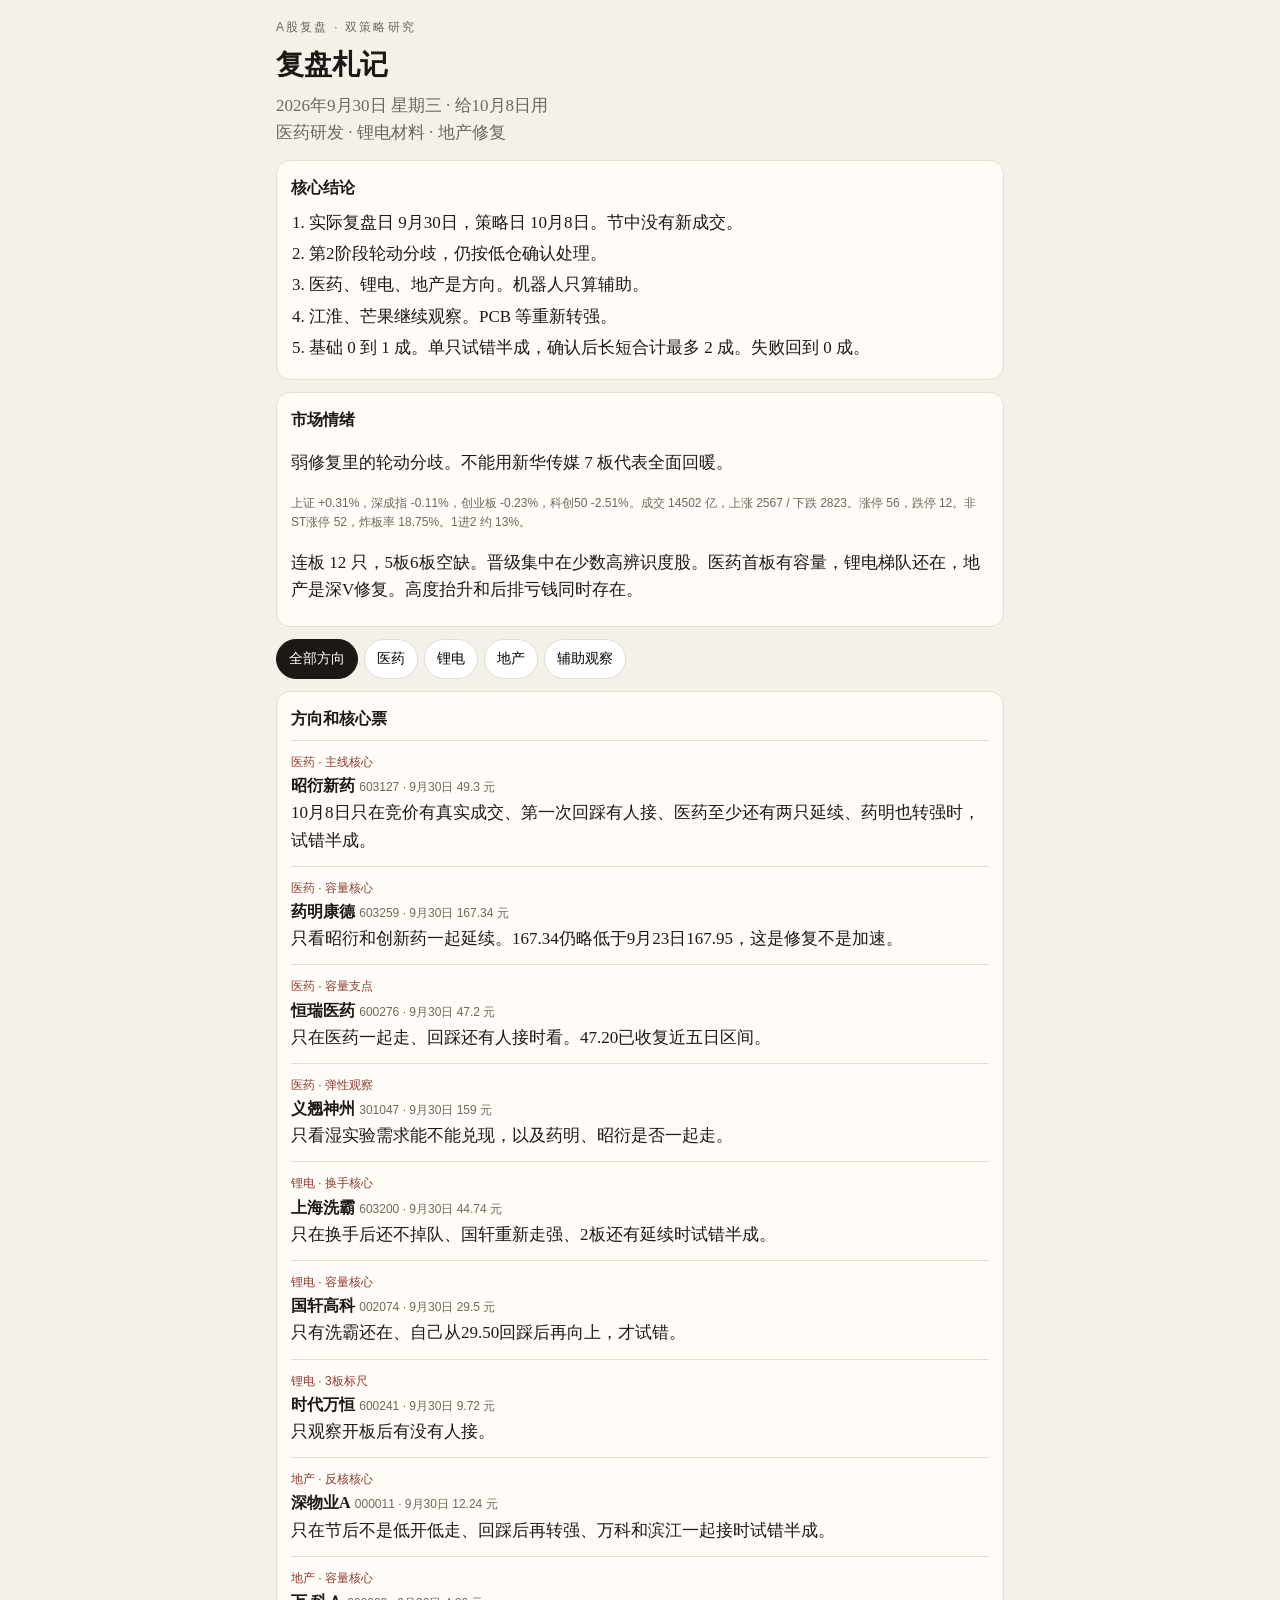
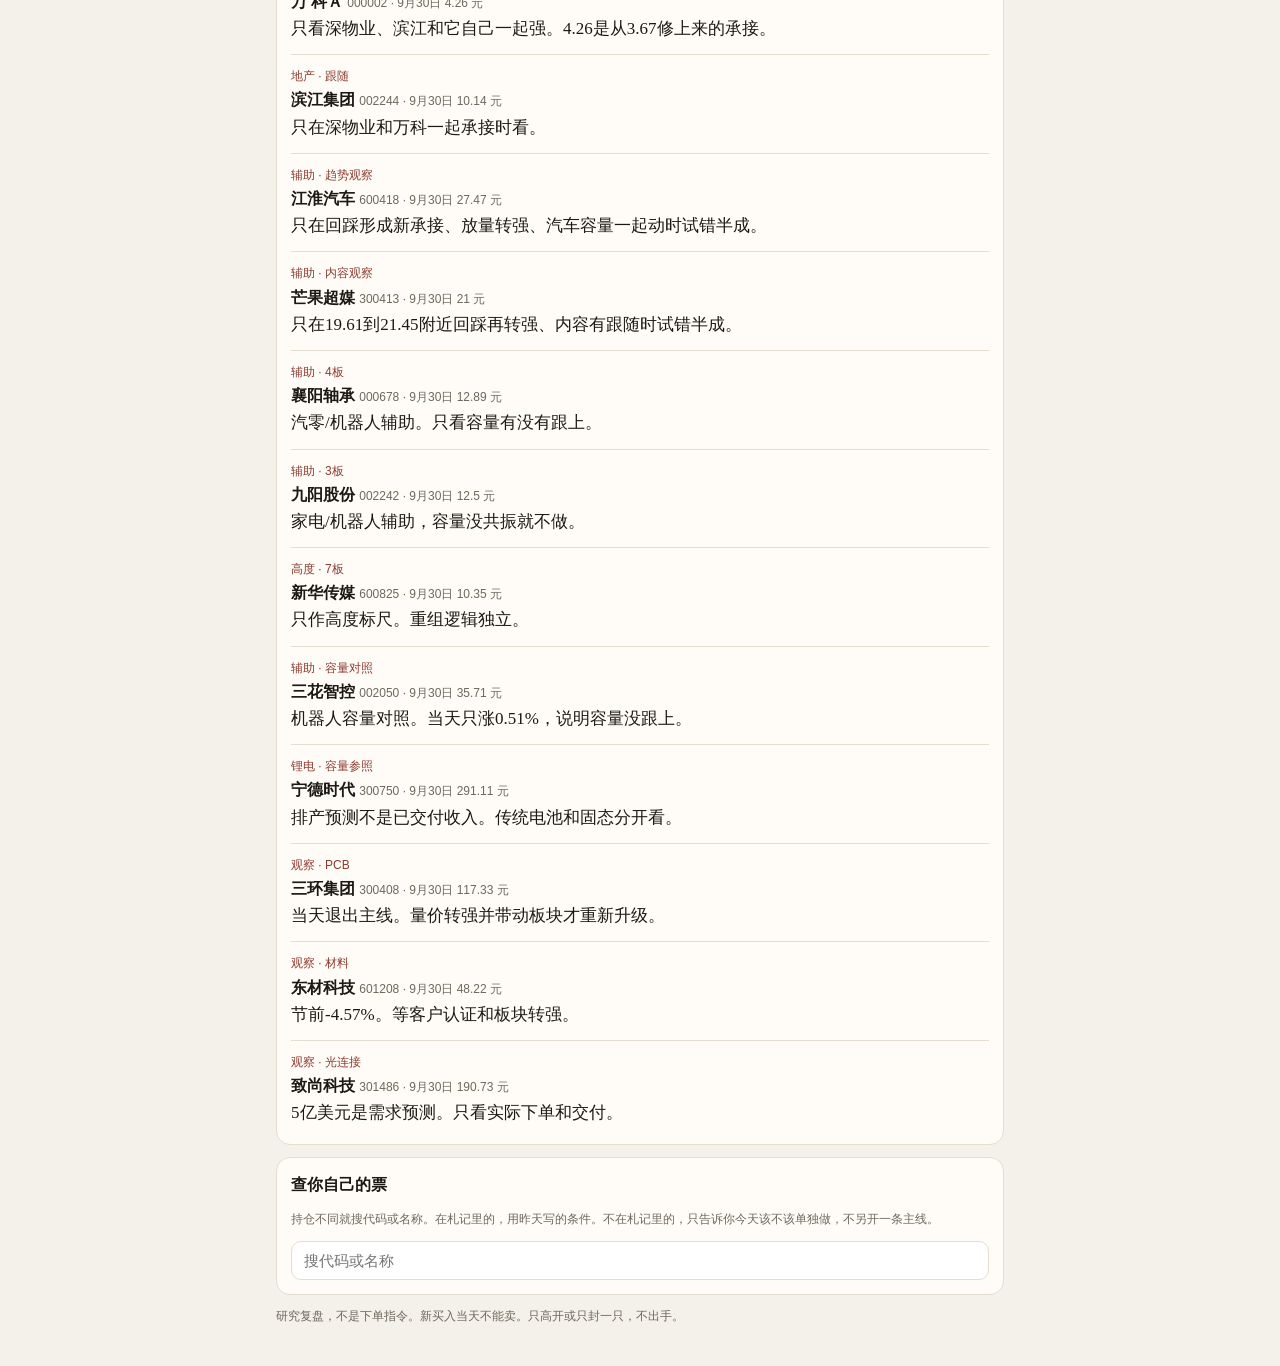
<file: artifacts/fupan_note.html>
<!DOCTYPE html>
<html lang="zh-CN">
<head>
<meta charset="utf-8"/>
<meta name="viewport" content="width=device-width,initial-scale=1,viewport-fit=cover"/>
<meta name="apple-mobile-web-app-capable" content="yes"/>
<meta name="mobile-web-app-capable" content="yes"/>
<title>复盘札记 · 2026-09-30</title>
<style>
:root{--bg:#f4f1ea;--ink:#1c1915;--muted:#6e675c;--line:#e4ddd0;--card:#fffcf7;--accent:#8c3a2f;--ok:#2f6f4e;--warn:#8a5a12}
*{box-sizing:border-box}
body{margin:0;background:var(--bg);color:var(--ink);font:17px/1.6 "Songti SC","Noto Serif SC",Georgia,serif;-webkit-text-size-adjust:100%}
.wrap{max-width:760px;margin:0 auto;padding:18px 16px calc(28px + env(safe-area-inset-bottom))}
.kicker{letter-spacing:.18em;font-size:12px;color:var(--muted);font-family:-apple-system,sans-serif}
h1{font-size:28px;margin:6px 0 4px;font-weight:600}
.sub{color:var(--muted);margin:0 0 14px}
.box{background:var(--card);border:1px solid var(--line);border-radius:14px;padding:14px 14px 6px;margin:12px 0}
.box h2{font-size:16px;margin:0 0 8px;font-family:-apple-system,sans-serif}
ol{margin:8px 0 12px;padding-left:18px}
li{margin:4px 0}
.tags{display:flex;gap:6px;flex-wrap:wrap;margin:8px 0 12px}
.tag{font-family:-apple-system,sans-serif;font-size:14px;border:1px solid var(--line);border-radius:99px;padding:8px 12px;background:#fff;min-height:40px}
.tag.on{background:var(--ink);color:#fff;border-color:var(--ink)}
.card{border-top:1px solid var(--line);padding:12px 0}
.card b{font-size:16px}
.meta{color:var(--muted);font-family:-apple-system,sans-serif;font-size:12px}
.role{color:var(--accent);font-family:-apple-system,sans-serif;font-size:12px}
button.stock{display:block;width:100%;text-align:left;background:transparent;border:0;padding:0;color:inherit;font:inherit}
.search{display:flex;gap:8px;margin:8px 0}
input{flex:1;border:1px solid var(--line);border-radius:10px;padding:10px 12px;font:15px -apple-system,sans-serif;background:#fff}
.hit{width:100%;text-align:left;border:0;border-bottom:1px solid var(--line);background:#fff;padding:14px 4px;font:16px -apple-system,sans-serif;min-height:48px}
.drawer{position:fixed;inset:0;background:rgba(28,25,21,.35);display:none;z-index:5}
.sheet{position:absolute;left:0;right:0;bottom:0;max-height:86vh;overflow:auto;background:var(--card);border-radius:16px 16px 0 0;padding:16px 16px calc(20px + env(safe-area-inset-bottom));-webkit-overflow-scrolling:touch}
.pos{display:flex;gap:6px;margin:8px 0}
.pos button{border:1px solid var(--line);background:#fff;border-radius:99px;padding:10px 14px;font:15px -apple-system,sans-serif;min-height:44px}
.pos button.on{background:var(--ink);color:#fff}
.step{margin:8px 0;padding-left:2px}
.note{color:var(--muted);font-size:12px;font-family:-apple-system,sans-serif}
.close{float:right;border:0;background:transparent;font-size:18px}
</style>
</head>
<body>
<div class="wrap">
  <div class="kicker">A股复盘 · 双策略研究</div>
  <h1>复盘札记</h1>
  <p class="sub">2026年9月30日 星期三 · 给10月8日用<br>医药研发 · 锂电材料 · 地产修复</p>
  <div class="box">
    <h2>核心结论</h2>
    <ol>
      <li>实际复盘日 9月30日，策略日 10月8日。节中没有新成交。</li>
      <li>第2阶段轮动分歧，仍按低仓确认处理。</li>
      <li>医药、锂电、地产是方向。机器人只算辅助。</li>
      <li>江淮、芒果继续观察。PCB 等重新转强。</li>
      <li>基础 0 到 1 成。单只试错半成，确认后长短合计最多 2 成。失败回到 0 成。</li>
    </ol>
  </div>
  <div class="box">
    <h2>市场情绪</h2>
    <p>弱修复里的轮动分歧。不能用新华传媒 7 板代表全面回暖。</p>
    <p class="meta">上证 +0.31%，深成指 -0.11%，创业板 -0.23%，科创50 -2.51%。成交 14502 亿，上涨 2567 / 下跌 2823。涨停 56，跌停 12。非ST涨停 52，炸板率 18.75%。1进2 约 13%。</p>
    <p>连板 12 只，5板6板空缺。晋级集中在少数高辨识度股。医药首板有容量，锂电梯队还在，地产是深V修复。高度抬升和后排亏钱同时存在。</p>
  </div>
  <div class="tags" id="lines">
    <button class="tag on" data-line="all">全部方向</button>
    <button class="tag" data-line="医药">医药</button>
    <button class="tag" data-line="锂电">锂电</button>
    <button class="tag" data-line="地产">地产</button>
    <button class="tag" data-line="辅助">辅助观察</button>
  </div>
  <div class="box" id="cores"></div>
  <div class="box">
    <h2>查你自己的票</h2>
    <p class="note">持仓不同就搜代码或名称。在札记里的，用昨天写的条件。不在札记里的，只告诉你今天该不该单独做，不另开一条主线。</p>
    <div class="search"><input id="q" placeholder="搜代码或名称" inputmode="search"/></div>
    <div id="hits"></div>
  </div>
  <p class="note">研究复盘，不是下单指令。新买入当天不能卖。只高开或只封一只，不出手。</p>
</div>
<div class="drawer" id="drawer"><div class="sheet" id="sheet"></div></div>
<script>
const UNI=[["920000","XD安徽凤","京",0.56,0.12,14.33,1.44,8.25,0],["920001","纬达光电","京",0.36,0.17,11.2,1.62,10.09,0],["920002","万达轴承","京",-0.73,1.03,51.94,4.41,23.16,0],["920003","中诚咨询","京",4.28,0.57,16.83,17.93,3.28,0],["920005","鼎佳精密","京",-2.75,0.2,24.08,2.09,9.23,0],["920006","晟楠科技","京",-2.45,0.23,16.75,2.81,8.01,0],["920007","酉立智能","京",1.1,0.04,32.15,0.97,3.76,0],["920008","成电光信","京",0.94,0.09,20.3,1.33,6.92,0],["920009","丹娜生物","京",2.04,0.15,34.93,4.22,3.52,0],["920010","凯添燃气","京",4.83,0.61,8.9,4.02,15.51,0],["920011","晨光电机","京",0.46,0.04,17.58,1.21,3.27,0],["920012","创达新材","京",-3.17,0.31,47.7,3.3,9.2,0],["920014","特瑞斯","京",0.59,0.05,8.56,0.8,5.74,0],["920015","锦华新材","京",0.93,0.98,43.5,5.52,17.41,0],["920016","中草香料","京",5.56,0.28,14.8,5.59,5.07,0],["920017","星昊医药","京",2.83,0.22,15.99,1.11,19.69,0],["920018","宏远股份","京",2.12,0.15,14.96,1.58,9.79,0],["920019","铜冠矿建","京",-2.01,0.31,15.6,1.2,26.14,0],["920020","泰凯英","京",0.0,0.03,14.76,0.4,8.21,0],["920021","流金科技","京",-2.42,1.31,7.66,6.83,18.96,0],["920022","世昌股份","京",0.12,0.11,16.92,2.75,4.18,0],["920023","*ST田野","京",0.72,0.03,1.4,0.9,3.76,1],["920025","凯达重工","京",-5.66,1.81,12.49,27.45,6.37,0],["920026","卓兆点胶","京",0.48,0.11,16.85,0.72,14.6,0],["920027","交大铁发","京",1.33,0.05,11.4,0.55,8.21,0],["920028","新恒泰","京",3.19,0.18,15.21,1.88,9.88,0],["920029","开发科技","京",0.59,0.1,32.39,0.16,65.22,0],["920030","德众汽车","京",3.85,0.55,5.12,9.6,5.74,0],["920033","康普化学","京",0.46,0.04,13.15,0.33,10.89,0],["920035","精创电气","京",1.65,0.05,23.4,1.28,3.68,0],["920036","觅睿科技","京",-0.42,0.08,30.86,1.91,4.03,0],["920037","广信科技","京",0.75,0.13,37.84,0.44,29.62,0],["920038","森合高科","京",2.91,1.04,38.25,5.16,20.36,0],["920039","国义招标","京",0.0,0.04,7.54,0.35,11.6,0],["920045","蘅东光","京",1.22,4.52,513.0,3.07,144.56,0],["920046","亿能电力","京",1.48,0.24,19.16,2.25,10.72,0],["920047","诺思兰德","京",3.08,0.77,15.72,2.69,28.31,0],["920050","爱伦医疗","京",0.54,0.03,27.8,0.52,5.03,0],["920055","隆源股份","京",0.76,0.03,25.23,0.86,3.86,0],["920056","能之光","京",0.21,0.05,14.03,0.77,6.69,0],["920057","百甲科技","京",0.0,0.04,4.67,0.82,5.44,0],["920058","华洋赛车","京",1.79,0.14,22.69,2.27,6.26,0],["920059","双英集团","京",0.91,0.15,12.19,3.83,3.94,0],["920060","万源通","京",-4.95,1.32,27.1,5.02,25.7,0],["920061","西磁科技","京",1.12,0.16,17.98,2.28,7.08,0],["920062","科润智控","京",1.0,0.06,7.08,0.67,9.45,0],["920065","千岸科技","京",-2.87,0.57,33.53,10.73,5.28,0],["920066","科拜尔","京",11.29,0.66,19.71,16.25,3.92,0],["920068","天工股份","京",-0.2,0.07,15.25,0.26,26.49,0],["920069","普昂医疗","京",0.25,0.06,31.81,1.21,4.69,0],["920071","金钛股份","京",-2.81,1.52,25.25,18.81,7.95,0],["920072","XD科莱瑞","京",0.67,0.08,22.53,2.48,3.26,0],["920075","柏星龙","京",-1.2,0.17,15.59,3.04,5.48,0],["920076","国亮新材","京",0.0,0.04,12.52,0.79,4.61,0],["920077","吉林碳谷","京",0.69,0.35,13.18,0.89,39.79,0],["920078","族兴新材","京",-1.74,0.19,16.92,2.83,6.6,0],["920079","乔路铭","京",0.4,0.19,12.41,2.06,9.01,0],["920080","奥美森","京",-0.35,0.03,19.89,0.75,4.57,0],["920081","欧伦电气","京",-0.39,0.34,40.87,4.77,6.99,0],["920082","方正阀门","京",0.26,0.03,7.75,0.67,4.43,0],["920083","金戈新材","京",-1.47,1.02,38.29,6.86,14.56,0],["920086","科马材料","京",1.68,0.07,19.98,1.3,5.47,0],["920087","秋乐种业","京",4.1,2.03,14.71,8.39,24.13,0],["920088","科力股份","京",-2.86,1.1,38.38,8.74,12.42,0],["920089","禾昌聚合","京",-0.98,0.06,10.13,0.55,11.3,0],["920090","*ST同辉","京",-2.47,0.05,3.16,1.18,4.26,1],["920091","大鹏工业","京",2.73,0.14,27.45,3.51,3.98,0],["920092","汉鑫科技","京",-0.25,0.11,24.0,1.35,7.91,0],["920093","信胜科技","京",1.29,0.18,18.89,3.88,4.76,0],["920096","嘉晨智能","京",0.03,0.11,29.61,2.26,4.8,0],["920098","科隆新材","京",1.58,0.11,17.4,1.12,9.64,0],["920099","瑞华技术","京",1.81,0.13,16.34,1.41,9.63,0],["920100","三协电机","京",-0.38,0.37,29.04,4.58,7.96,0],["920101","志高机械","京",0.7,0.02,15.93,0.14,16.27,0],["920106","林泰新材","京",-0.6,0.11,33.07,0.77,14.44,0],["920107","恒兴股份","京",0.53,0.1,19.03,2.67,3.59,0],["920108","宏海科技","京",0.59,0.02,8.48,0.35,6.19,0],["920110","雷特科技","京",0.79,0.01,25.62,0.31,4.16,0],["920111","聚星科技","京",1.99,0.35,25.63,1.79,19.3,0],["920112","巴兰仕","京",1.8,0.07,14.73,0.61,11.07,0],["920116","星图测控","京",-0.21,0.35,42.42,0.36,94.89,0],["920117","龙鑫智能","京",-0.22,0.7,27.16,12.69,5.49,0],["920118","太湖远大","京",0.0,0.07,20.5,1.12,6.42,0],["920119","美德乐","京",-2.6,0.15,52.52,1.04,14.48,0],["920121","江天科技","京",-0.15,0.02,27.15,0.72,3.24,0],["920122","中纺标","京",-2.99,0.33,23.05,3.76,8.61,0],["920123","芭薇股份","京",1.79,0.07,10.82,0.98,7.03,0],["920124","南特科技","京",0.33,0.05,12.15,0.51,9.3,0],["920125","鸿仕达","京",-1.72,1.26,137.91,3.88,31.58,0],["920126","永大股份","京",0.31,0.07,9.75,1.69,4.36,0],["920128","胜业电气","京",-0.54,0.16,18.39,3.62,4.47,0],["920130","立方控股","京",-1.98,0.21,15.85,2.23,9.08,0],["920132","泰鹏智能","京",0.79,0.06,8.9,1.75,3.25,0],["920136","永励精密","京",0.15,0.11,20.66,2.58,4.34,0],["920138","杰理科技","京",-1.33,0.78,33.37,6.69,11.55,0],["920139","华岭股份","京",-2.66,0.45,14.27,1.2,37.15,0],["920145","恒合股份","京",1.59,0.05,9.57,1.08,4.67,0],["920146","华阳变速","京",4.6,0.64,5.68,10.35,6.17,0],["920149","旭杰科技","京",1.68,0.08,8.48,1.44,5.37,0],["920152","昆工科技","京",0.86,0.05,11.79,0.5,9.68,0],["920156","海昌智能","京",0.09,0.09,34.97,1.16,7.59,0],["920158","长江能科","京",0.52,0.05,7.76,1.32,4.14,0],["920159","农大科技","京",2.13,0.18,28.26,4.28,4.33,0],["920160","北矿检测","京",0.0,0.02,18.67,0.36,4.76,0],["920161","龙辰科技","京",-1.73,0.27,19.28,1.89,14.21,0],["920163","方大新材","京",0.53,0.03,9.41,0.58,5.71,0],["920165","珈凯生物","京",-0.15,0.1,32.6,3.09,3.13,0],["920166","海圣医疗","京",2.26,0.06,19.42,1.2,4.62,0],["920167","同享科技","京",0.91,0.09,13.34,1.05,8.72,0],["920168","通宝光电","京",0.46,0.03,15.16,0.67,4.27,0],["920169","七丰精工","京",2.43,0.2,19.8,1.97,10.07,0],["920171","志晟信息","京",-0.2,0.09,15.25,0.91,10.31,0],["920174","五新智能","京",1.13,0.18,30.35,1.06,16.97,0],["920175","东方碳素","京",3.06,0.19,7.74,3.07,6.14,0],["920176","维琪科技","京",0.24,0.56,59.47,11.54,4.73,0],["920177","恒道科技","京",0.58,0.03,22.48,0.65,4.17,0],["920178","锐翔智能","京",-2.81,0.63,79.21,4.06,15.25,0],["920179","凯德石英","京",-1.96,1.38,55.03,4.06,32.86,0],["920180","爱得科技","京",0.87,0.02,11.6,0.44,4.17,0],["920181","赛英电子","京",-2.65,0.28,63.95,4.3,6.41,0],["920183","海菲曼","京",1.17,0.06,28.53,1.88,3.29,0],["920184","国源科技","京",0.73,0.08,11.08,0.8,9.9,0],["920185","贝特瑞","京",1.52,1.22,20.65,0.53,231.17,0],["920186","XD中科仪","京",-1.63,1.44,65.9,1.87,77.15,0],["920187","通领科技","京",0.48,0.03,16.82,0.48,5.58,0],["920188","悦龙科技","京",1.48,0.05,21.31,1.15,4.22,0],["920189","康美特","京",-1.26,0.58,19.54,3.49,16.58,0],["920190","雷神科技","京",0.44,0.39,22.9,1.73,22.77,0],["920191","瑞尔竞达","京",0.35,0.02,8.63,0.6,3.44,0],["920193","吉和昌","京",-1.52,0.41,28.51,5.66,7.18,0],["920195","三祥科技","京",0.56,0.04,12.63,0.49,8.94,0],["920198","微创光电","京",-1.9,0.1,7.76,1.83,5.47,0],["920199","倍益康","京",1.38,0.14,23.45,1.63,8.89,0],["920200","振宏股份","京",2.37,1.08,32.0,7.59,14.2,0],["920201","百瑞吉","京",-8.58,1.21,42.08,35.5,3.2,0],["920202","安达股份","京",-29.97,3.18,18.32,66.59,4.36,0],["920204","沪江材料","京",0.95,0.03,12.78,0.5,6.39,0],["920206","彩客科技","京",3.41,0.64,37.32,6.08,10.27,0],["920207","众诚科技","京",-1.61,0.28,20.77,2.37,11.7,0],["920208","青矩技术","京",4.32,0.55,11.36,3.07,18.32,0],["920211","新睿电子","京",-1.71,0.21,85.6,2.06,9.93,0],["920212","智新电子","京",-1.47,0.15,10.08,2.9,5.2,0],["920218","新天力","京",1.99,0.1,14.85,3.29,3.13,0],["920220","朗信电气","京",-0.84,0.16,39.0,1.98,8.09,0],["920221","易实精密","京",0.67,0.05,11.98,0.7,7.42,0],["920222","XD益坤电","京",4.57,0.27,24.04,10.03,2.78,0],["920223","荣亿精密","京",-0.08,0.24,12.21,2.37,9.97,0],["920225","利通科技","京",-0.06,0.21,15.69,1.58,12.99,0],["920227","美登科技","京",-2.47,0.34,49.35,3.89,8.74,0],["920229","世纪数码","京",-6.17,1.78,46.11,33.07,5.23,0],["920230","欧康医药","京",0.54,0.19,11.27,3.44,5.32,0],["920237","力佳科技","京",8.24,0.58,11.96,5.19,11.15,0],["920238","长鹰硬科","京",-0.7,0.56,59.66,4.84,11.58,0],["920239","长虹能源","京",0.1,0.22,20.19,0.61,36.32,0],["920242","建邦科技","京",0.0,0.03,13.43,0.48,7.08,0],["920245","威博液压","京",0.98,0.04,13.4,0.61,7.13,0],["920247","华密新材","京",0.91,0.3,14.47,1.48,19.84,0],["920249","利尔达","京",0.11,0.13,8.72,1.24,10.87,0],["920252","天宏锂电","京",0.0,0.45,14.73,4.41,10.05,0],["920258","聚仁新材","京",0.0,0.1,9.7,0.76,12.78,0],["920260","中寰股份","京",0.0,0.03,8.05,0.32,7.97,0],["920261","一诺威","京",0.6,0.07,13.34,0.34,21.38,0],["920262","太湖雪","京",0.37,0.07,13.73,1.41,5.29,0],["920263","中航泰达","京",0.81,0.03,6.26,0.47,6.42,0],["920266","生物谷","京",1.11,0.11,7.28,1.23,8.63,0],["920267","鑫汇科","京",0.19,0.11,15.65,2.59,4.25,0],["920268","百迈科","京",-2.62,0.97,29.78,22.12,4.3,0],["920269","杰锋动力","京",-0.48,0.22,33.27,7.55,2.96,0],["920270","天铭科技","京",1.53,0.04,11.27,0.42,9.16,0],["920271","邦德股份","京",1.14,0.03,8.9,0.52,5.15,0],["920273","一致魔芋","京",0.29,0.18,17.1,1.54,11.73,0],["920274","宏裕包材","京",2.38,0.12,15.08,0.97,12.27,0],["920275","驱动力","京",-1.06,0.03,6.51,0.29,8.59,0],["920278","鹿得医疗","京",0.16,0.05,6.19,0.76,6.11,0],["920284","灵鸽科技","京",0.12,1.2,17.27,10.22,11.58,0],["920288","华大海天","京",0.0,0.21,17.44,6.59,3.12,0],["920289","华汇智能","京",-3.3,0.64,26.39,16.63,3.81,0],["920298","腾信精密","京",-7.4,3.12,73.5,26.51,11.25,0],["920299","灿能电力","京",0.45,0.1,13.26,1.58,6.02,0],["920300","辰光医疗","京",0.21,0.08,9.53,1.19,6.34,0],["920304","迪尔化工","京",2.46,0.1,9.18,0.83,12.43,0],["920339","恒太照明","京",-0.29,0.03,10.45,0.18,15.73,0],["920344","三元基因","京",15.79,3.2,24.35,11.77,27.69,0],["920346","威贸电子","京",-0.27,0.13,15.03,1.96,6.75,0],["920351","华光源海","京",-0.49,0.06,12.12,1.27,4.83,0],["920357","雅葆轩","京",-0.88,0.18,14.7,1.9,9.25,0],["920363","莱赛激光","京",0.82,0.06,9.78,0.92,6.9,0],["920367","新赣江","京",2.2,1.3,26.06,11.71,10.94,0],["920368","连城数控","京",0.89,0.38,22.68,0.75,50.65,0],["920370","新安洁","京",0.35,0.04,2.87,0.55,7.53,0],["920371","欧福蛋业","京",2.14,0.28,7.17,1.98,13.97,0],["920374","云里物里","京",0.27,0.05,14.6,1.04,5.1,0],["920375","派诺科技","京",-0.16,0.08,6.25,1.24,6.15,0],["920378","泰德股份","京",0.84,0.13,7.23,1.64,7.93,0],["920392","佳合科技","京",-0.9,0.07,13.22,1.44,4.76,0],["920394","民士达","京",-0.31,0.23,45.62,0.35,66.23,0],["920395","朗鸿科技","京",0.91,0.02,6.68,0.29,7.02,0],["920396","常辅股份","京",1.31,0.06,17.75,0.74,8.82,0],["920402","硅烷科技","京",-1.12,0.26,7.92,1.18,21.61,0],["920403","康农种业","京",3.47,0.45,19.38,3.61,12.6,0],["920405","海希通讯","京",0.59,0.09,17.1,0.52,18.18,0],["920407","驰诚股份","京",1.92,0.06,10.61,1.27,4.79,0],["920414","欧普泰","京",0.38,0.05,7.88,1.07,4.42,0],["920415","恒拓开源","京",0.11,0.09,8.72,0.96,9.35,0],["920418","苏轴股份","京",0.72,0.55,18.29,1.88,28.7,0],["920419","路斯股份","京",1.42,0.03,10.73,0.31,10.37,0],["920422","润普食品","京",1.52,0.08,9.33,1.3,6.18,0],["920425","乐创技术","京",-0.29,0.07,13.86,0.64,11.49,0],["920427","华维设计","京",2.47,1.26,10.78,24.09,5.48,0],["920429","康比特","京",3.37,0.1,10.44,0.87,11.85,0],["920433","大唐药业","京",1.08,0.04,4.69,0.51,7.94,0],["920436","大地电气","京",0.38,0.05,10.54,0.53,9.42,0],["920438","戈碧迦","京",0.36,3.88,110.4,2.46,153.89,0],["920445","龙竹科技","京",-1.09,0.21,7.28,2.67,7.86,0],["920454","同心传动","京",0.09,0.03,11.36,0.63,5.59,0],["920455","汇隆活塞","京",1.41,0.03,6.48,0.43,6.31,0],["920469","富恒新材","京",-1.22,0.09,5.65,1.54,5.84,0],["920471","美邦科技","京",1.25,0.05,11.36,0.89,6.02,0],["920475","三友科技","京",-0.09,0.03,11.17,0.4,6.28,0],["920476","海能技术","京",0.9,0.11,22.48,0.62,18.06,0],["920478","峆一药业","京",3.54,1.11,11.1,14.82,7.44,0],["920489","佳先股份","京",0.33,0.14,12.07,1.35,10.48,0],["920491","奥迪威","京",-0.52,0.16,20.9,0.67,24.21,0],["920493","并行科技","京",-0.78,0.68,106.77,1.43,47.66,0],["920496","许昌智能","京",0.32,0.05,6.32,0.58,9.16,0],["920504","博迅生物","京",2.0,0.06,18.38,1.79,3.14,0],["920505","九菱科技","京",-0.2,0.1,24.84,1.1,8.95,0],["920508","殷图网联","京",0.0,0.05,14.48,1.07,4.62,0],["920509","同惠电子","京",2.35,1.19,22.67,6.1,19.04,0],["920510","丰光精密","京",-3.07,1.18,19.26,6.33,18.1,0],["920519","万德股份","京",0.56,0.14,10.73,1.64,8.52,0],["920522","纳科诺尔","京",3.87,2.94,19.61,8.31,35.69,0],["920523","德瑞锂电","京",3.88,0.4,15.25,3.3,12.27,0],["920526","凯华材料","京",2.26,0.78,21.75,6.95,11.39,0],["920527","夜光明","京",0.34,0.07,14.77,1.08,6.88,0],["920533","骏创科技","京",0.12,0.14,16.23,1.14,11.87,0],["920541","铁大科技","京",0.21,0.02,9.45,0.29,8.51,0],["920547","无锡晶海","京",4.65,0.13,19.36,1.78,7.31,0],["920553","凯腾精工","京",-0.15,0.04,6.63,0.67,6.22,0],["920556","雅达股份","京",0.47,0.04,6.44,0.59,7.49,0],["920564","天润科技","京",0.45,0.08,13.53,1.14,6.66,0],["920566","梓橦宫","京",1.64,0.08,9.27,0.8,10.41,0],["920570","坤博精工","京",0.08,0.06,24.8,0.95,6.32,0],["920571","国航远洋","京",0.46,0.93,8.66,3.59,25.64,0],["920575","*ST康乐","京",2.63,0.14,5.07,1.53,9.52,1],["920576","天力复合","京",-0.72,0.35,35.7,0.89,38.51,0],["920578","巨能股份","京",2.5,0.25,17.24,4.05,6.12,0],["920579","机科股份","京",-0.22,0.05,13.79,0.86,6.15,0],["920580","科创新材","京",-1.52,0.31,10.99,5.03,6.02,0],["920592","华信永道","京",2.67,0.81,24.95,6.44,12.55,0],["920593","鼎智科技","京",0.74,0.36,23.28,0.96,37.62,0],["920599","同力股份","京",-1.03,0.32,17.38,0.52,60.93,0],["920608","丰安股份","京",0.6,0.05,13.45,0.82,6.49,0],["920627","力王股份","京",1.48,0.39,13.72,5.7,6.74,0],["920634","新威凌","京",0.39,0.06,15.48,0.9,6.31,0],["920639","晨光电缆","京",0.49,0.05,6.16,0.69,7.32,0],["920640","富士达","京",0.15,0.62,26.52,1.28,47.9,0],["920641","格利尔","京",1.24,0.08,13.04,1.35,5.91,0],["920642","通易航天","京",-0.62,0.06,9.57,0.63,9.6,0],["920651","天罡股份","京",-7.79,0.3,18.23,3.87,7.56,0],["920656","海昇药业","京",1.3,0.04,14.81,0.3,12.09,0],["920662","方盛股份","京",0.56,0.1,18.01,2.08,4.86,0],["920663","明阳科技","京",1.0,0.04,12.16,0.53,7.79,0],["920665","科强股份","京",0.85,0.03,8.27,0.54,5.31,0],["920670","数字人","京",1.31,0.07,12.4,0.83,8.26,0],["920675","秉扬科技","京",0.42,0.03,7.2,0.53,5.69,0],["920679","前进科技","京",-0.06,0.02,15.57,0.38,5.78,0],["920682","球冠电缆","京",0.18,0.05,5.72,0.35,12.92,0],["920685","新芝生物","京",3.83,0.24,12.73,3.27,7.42,0],["920689","克莱特","京",0.78,0.04,19.44,0.56,7.37,0],["920690","捷众科技","京",1.5,0.1,15.6,1.1,8.74,0],["920693","阿为特","京",0.69,0.05,23.45,0.59,8.59,0],["920694","中裕科技","京",-0.06,0.07,16.29,0.71,10.18,0],["920699","海达尔","京",-3.03,0.32,59.93,1.83,17.51,0],["920701","豪声电子","京",-1.88,0.08,10.45,0.71,10.47,0],["920703","广厦环能","京",-0.71,0.06,9.77,1.12,5.2,0],["920706","铁拓机械","京",1.76,0.45,16.17,5.86,7.71,0],["920717","瑞星股份","京",0.6,0.02,6.74,0.61,2.98,0],["920718","合肥高科","京",1.01,0.07,10.05,1.42,4.67,0],["920719","宁新新材","京",4.97,0.62,7.39,10.71,5.49,0],["920720","吉冈精密","京",1.05,0.06,7.71,0.97,5.71,0],["920725","惠丰钻石","京",-3.53,2.8,79.78,7.77,35.25,0],["920726","朱老六","京",1.08,0.17,14.92,2.03,8.34,0],["920729","永顺生物","京",1.37,0.03,6.65,0.6,5.15,0],["920735","德源药业","京",3.67,0.67,26.02,2.26,29.7,0],["920748","路桥信息","京",10.07,2.02,34.2,8.7,24.07,0],["920751","惠同新材","京",0.33,0.08,15.42,0.65,12.81,0],["920753","天纺标","京",-2.04,0.11,14.87,2.29,4.86,0],["920765","美之高","京",0.45,0.11,11.05,1.82,5.84,0],["920768","拾比佰","京",-0.28,0.04,7.11,0.57,7.64,0],["920770","艾能聚","京",1.42,0.21,9.98,2.52,8.17,0],["920779","武汉蓝电","京",0.7,2.42,28.6,40.47,5.73,0],["920781","瑞奇智造","京",0.18,0.03,5.55,0.45,6.68,0],["920786","骑士乳业","京",5.44,0.96,7.37,9.44,10.17,0],["920790","联迪信息","京",1.34,0.33,21.89,2.74,11.9,0],["920792","东和新材","京",0.54,0.03,9.25,0.28,9.4,0],["920799","艾融软件","京",-1.14,0.65,30.35,1.78,36.44,0],["920802","保丽洁","京",1.83,0.04,10.59,1.16,3.84,0],["920806","云星宇","京",0.0,0.09,10.01,0.3,30.1,0],["920807","奔朗新材","京",-0.11,0.15,8.82,1.36,10.9,0],["920808","曙光数创","京",-0.3,0.61,56.93,0.55,110.88,0],["920809","安达科技","京",1.01,0.63,6.98,1.98,32.05,0],["920810","春光智能","京",0.0,0.04,8.42,0.73,5.25,0],["920819","颖泰生物","京",0.33,0.08,3.06,0.23,37.08,0],["920821","则成电子","京",-2.56,0.79,19.38,5.49,14.12,0],["920826","盖世食品","京",0.0,0.19,8.29,3.59,5.24,0],["920832","齐鲁华信","京",0.0,0.05,6.41,0.64,7.94,0],["920833","美心翼申","京",0.32,0.03,9.44,0.4,8.18,0],["920834","三维装备","京",-7.13,0.22,8.2,4.31,5.15,0],["920837","华原股份","京",0.2,0.04,9.95,0.27,13.61,0],["920839","万通液压","京",0.81,0.09,23.52,0.57,15.34,0],["920855","浙江大农","京",0.78,0.1,12.91,1.14,8.65,0],["920856","浩淼科技","京",1.86,0.14,10.97,2.44,5.82,0],["920857","泓禧科技","京",-0.99,0.11,15.96,0.93,11.81,0],["920866","绿亨科技","京",1.62,0.11,6.28,1.64,6.97,0],["920870","恒进感应","京",2.15,0.04,11.39,0.48,7.52,0],["920871","派特尔","京",0.55,0.06,11.05,1.17,5.2,0],["920873","中设咨询","京",0.69,0.24,7.31,2.76,8.76,0],["920876","慧为智能","京",0.69,0.09,15.96,1.43,6.26,0],["920879","基康技术","京",-0.08,0.07,12.34,0.36,18.48,0],["920885","星辰科技","京",0.09,0.09,11.74,0.88,10.33,0],["920892","广咨国际","京",-2.91,0.25,11.33,1.46,17.09,0],["920895","花溪科技","京",-0.58,1.06,20.68,17.41,5.94,0],["920896","旺成科技","京",-0.75,0.06,11.99,1.19,5.32,0],["920906","舜宇精工","京",-0.13,0.03,14.97,0.65,4.99,0],["920914","远航精密","京",3.41,0.3,16.97,1.79,16.9,0],["920924","广脉科技","京",-1.4,0.14,14.1,1.55,9.22,0],["920925","锦好医疗","京",0.54,0.07,11.11,1.06,6.18,0],["920926","鸿智科技","京",-0.49,0.42,10.12,4.97,8.11,0],["920931","无锡鼎邦","京",0.31,0.03,9.85,1.14,2.83,0],["920932","科达自控","京",-0.3,0.09,10.12,1.02,8.81,0],["920942","恒立钻具","京",1.33,0.07,16.72,0.95,6.92,0],["920943","优机股份","京",0.22,0.05,13.82,0.75,7.16,0],["920946","森萱医药","京",0.75,0.88,10.78,1.89,46.01,0],["920950","迅安科技","京",-0.15,0.04,13.13,0.87,4.69,0],["920953","国子软件","京",-0.62,0.23,22.37,1.7,13.4,0],["920957","汉维科技","京",1.05,0.06,9.59,1.47,4.1,0],["920961","创远信科","京",-1.87,0.78,21.52,3.2,24.16,0],["920964","润农节水","京",-0.62,0.06,4.81,0.8,7.1,0],["920970","大禹生物","京",0.64,0.16,6.27,3.61,4.39,0],["920971","天马新材","京",-2.75,0.86,26.21,3.75,22.46,0],["920974","凯大催化","京",0.16,0.03,6.19,0.44,7.77,0],["920976","视声智能","京",-2.0,0.37,22.99,3.69,10.14,0],["920978","开特股份","京",1.3,0.12,17.12,0.68,17.28,0],["920981","晶赛科技","京",-2.77,0.42,28.08,3.82,10.8,0],["920982","锦波生物","京",10.28,5.13,141.88,6.56,78.69,0],["920985","海泰新能","京",1.35,0.09,4.5,0.87,9.87,0],["920992","中科美菱","京",1.41,0.26,12.96,4.11,6.35,0],["600000","浦发银行","主板",3.27,13.86,9.48,0.44,3157.39,0],["600004","白云机场","主板",1.97,0.73,7.76,0.4,183.66,0],["600006","东风股份","主板",2.69,3.54,5.73,3.11,114.6,0],["600007","中国国贸","主板",0.74,0.55,20.5,0.27,206.49,0],["600008","首创环保","主板",0.74,1.37,2.73,0.68,200.4,0],["600009","上海机场","主板",0.89,1.22,22.58,0.22,560.03,0],["600010","包钢股份","主板",0.48,4.54,2.09,0.69,654.55,0],["600011","华能国际","主板",1.29,5.77,7.04,0.75,774.24,0],["600012","皖通高速","主板",0.71,0.46,15.58,0.25,181.6,0],["600015","华夏银行","主板",0.97,3.89,6.27,0.4,964.78,0],["600016","民生银行","主板",1.15,7.38,3.51,0.59,1244.72,0],["600017","日照港","主板",0.71,0.75,2.83,0.86,87.04,0],["600018","上港集团","主板",0.37,2.22,5.45,0.17,1268.67,0],["600019","宝钢股份","主板",1.37,5.76,5.93,0.45,1269.86,0],["600020","中原高速","主板",1.04,0.47,3.87,0.54,86.97,0],["600021","上海电力","主板",3.68,4.41,13.25,1.19,373.9,0],["600022","山东钢铁","主板",0.77,1.09,1.31,0.78,140.15,0],["600023","浙能电力","主板",0.77,2.4,5.22,0.34,699.94,0],["600025","华能水电","主板",1.12,2.78,9.89,0.15,1842.62,0],["600026","中远海能","主板",1.43,9.25,20.56,1.17,787.04,0],["600027","华电国际","主板",1.85,4.69,4.95,1.03,456.18,0],["600028","XD中国石","主板",1.93,11.03,5.28,0.22,4997.43,0],["600029","南方航空","主板",1.65,2.69,4.92,0.41,663.07,0],["600030","中信证券","主板",0.15,14.26,25.86,0.45,3148.86,0],["600031","三一重工","主板",2.52,10.66,17.49,0.72,1482.17,0],["600032","浙江新能","主板",-5.75,9.87,7.7,5.24,185.16,0],["600033","福建高速","主板",1.38,1.06,3.67,1.05,100.72,0],["600035","楚天高速","主板",1.63,0.44,3.74,0.74,60.22,0],["600036","招商银行","主板",1.85,28.78,41.26,0.34,8511.5,0],["600037","歌华有线","主板",0.14,0.94,7.07,0.95,98.4,0],["600038","中直股份","主板",1.73,1.01,27.06,0.56,181.01,0],["600039","四川路桥","主板",0.46,1.26,8.73,0.17,759.13,0],["600048","保利发展","主板",-1.2,29.35,5.77,4.37,690.69,0],["600050","中国联通","主板",1.44,5.86,4.23,0.45,1310.89,0],["600051","宁波联合","主板",-0.16,0.31,6.38,1.58,19.83,0],["600052","东望时代","主板",0.53,0.48,3.82,1.49,32.25,0],["600053","*ST九鼎","主板",1.04,0.13,7.77,0.38,33.69,1],["600054","黄山旅游","主板",-0.28,0.44,10.5,0.83,53.9,0],["600055","万东医疗","主板",1.73,0.36,10.6,0.48,74.52,0],["600056","中国医药","主板",1.14,0.72,8.88,0.54,132.79,0],["600057","厦门象屿","主板",1.83,0.8,6.11,0.63,127.85,0],["600058","五矿发展","主板",-0.47,0.69,8.52,0.75,91.33,0],["600059","古越龙山","主板",10.04,10.93,12.27,9.87,111.85,0],["600060","海信视像","主板",0.81,1.33,27.45,0.37,358.21,0],["600061","国投资本","主板",0.65,1.26,6.19,0.32,395.79,0],["600062","华润双鹤","主板",2.01,1.4,16.24,0.83,168.61,0],["600063","皖维高新","主板",-0.19,0.92,5.34,0.83,110.49,0],["600064","南京高科","主板",3.74,3.55,8.04,2.57,139.12,0],["600066","宇通客车","主板",1.44,5.08,26.72,0.86,591.56,0],["600067","冠城新材","主板",1.53,0.87,2.66,2.41,37.02,0],["600071","凤凰光学","主板",0.25,0.27,16.28,0.59,45.84,0],["600072","中船科技","主板",9.98,4.25,9.7,4.09,105.08,0],["600073","光明肉业","主板",0.91,0.39,5.53,0.76,51.86,0],["600075","新疆天业","主板",1.55,0.51,4.59,0.65,78.39,0],["600076","康欣新材","主板",-0.47,0.57,2.13,2.0,28.64,0],["600078","澄星股份","主板",0.1,0.48,9.79,0.73,64.87,0],["600079","ST人福","主板",1.81,2.31,19.17,0.78,295.83,1],["600080","ST金花","主板",-0.65,0.11,4.61,0.65,17.21,1],["600081","东风科技","主板",9.99,1.96,11.89,3.0,65.75,0],["600082","ST海泰","主板",-0.9,0.25,3.32,1.18,21.06,1],["600084","*ST尼雅","主板",1.6,0.09,4.45,0.17,50.01,1],["600085","同仁堂","主板",1.89,1.3,23.74,0.4,325.59,0],["600088","中视传媒","主板",0.15,1.95,13.36,3.66,53.13,0],["600089","特变电工","主板",0.99,6.37,17.32,0.73,875.14,0],["600094","大名城","主板",1.45,2.01,4.19,2.31,89.09,0],["600095","湘财股份","主板",-1.47,3.5,8.73,1.39,249.61,0],["600096","云天化","主板",1.98,3.76,27.86,0.74,507.89,0],["600097","开创国际","主板",-0.43,0.19,9.25,0.87,22.29,0],["600098","广州发展","主板",1.94,1.14,6.32,0.52,221.57,0],["600099","林海股份","主板",-0.11,0.24,9.4,1.15,20.6,0],["600100","同方股份","主板",0.15,0.88,6.52,0.4,218.44,0],["600101","明星电力","主板",0.64,0.46,7.83,1.08,42.9,0],["600103","青山纸业","主板",-0.29,4.5,3.4,5.92,75.22,0],["600104","上汽集团","主板",1.59,4.41,10.88,0.35,1250.69,0],["600105","永鼎股份","主板",-2.0,24.77,36.26,4.63,530.12,0],["600106","重庆路桥","主板",1.35,0.45,4.51,0.76,59.94,0],["600107","*ST尔雅","主板",-0.35,0.03,5.62,0.13,20.23,1],["600108","亚盛集团","主板",2.58,5.62,3.97,7.28,77.29,0],["600109","国金证券","主板",0.62,0.9,8.13,0.3,299.45,0],["600110","诺德股份","主板",-2.77,7.79,10.87,4.09,188.61,0],["600111","北方稀土","主板",-0.31,7.65,35.3,0.6,1276.12,0],["600113","浙江东日","主板",0.47,0.61,27.99,0.53,115.16,0],["600114","东睦股份","主板",0.24,2.85,25.43,1.79,156.75,0],["600115","中国东航","主板",2.41,5.34,3.4,0.93,578.85,0],["600116","三峡水利","主板",1.15,0.68,6.15,0.58,117.6,0],["600117","西宁特钢","主板",0.46,0.15,2.17,0.21,70.64,0],["600118","中国卫星","主板",-0.43,6.26,55.03,0.96,650.72,0],["600119","*ST长投","主板",-0.84,0.06,4.74,0.32,17.31,1],["600120","浙江东方","主板",0.43,0.8,4.65,0.5,158.82,0],["600121","郑州煤电","主板",0.19,10.5,5.34,15.86,65.06,0],["600123","兰花科创","主板",0.73,0.8,6.86,0.79,101.06,0],["600125","铁龙物流","主板",0.96,0.38,5.27,0.55,68.8,0],["600126","杭钢股份","主板",-0.83,1.24,5.94,0.61,200.61,0],["600127","金健米业","主板",-1.65,29.61,13.14,35.15,84.33,0],["600128","苏豪弘业","主板",0.23,0.21,8.66,0.96,21.37,0],["600129","太极集团","主板",2.65,1.24,13.54,1.67,74.66,0],["600130","波导股份","主板",-0.65,0.53,4.56,1.56,34.2,0],["600131","国网信通","主板",10.01,4.02,15.39,2.25,184.05,0],["600132","重庆啤酒","主板",2.07,0.91,38.03,0.5,184.05,0],["600133","东湖高新","主板",1.03,0.6,7.87,0.72,83.91,0],["600135","乐凯胶片","主板",-1.33,0.4,7.44,0.98,41.17,0],["600136","ST明诚","主板",1.36,0.08,1.49,0.28,28.95,1],["600137","浪莎股份","主板",-1.26,0.21,18.03,1.18,17.53,0],["600138","中青旅","主板",0.86,0.38,7.0,0.76,50.67,0],["600141","兴发集团","主板",1.4,3.48,26.87,1.08,321.41,0],["600143","金发科技","主板",0.16,1.7,12.76,0.5,336.2,0],["600148","长春一东","主板",-0.75,0.18,15.8,0.79,22.36,0],["600149","廊坊发展","主板",0.78,0.4,5.18,2.03,19.69,0],["600150","中国船舶","主板",0.39,32.81,39.1,1.11,2942.52,0],["600151","航天机电","主板",-0.11,1.05,9.13,0.8,130.95,0],["600152","维科技术","主板",1.92,8.28,8.48,18.24,44.87,0],["600153","建发股份","主板",1.97,3.02,8.82,1.2,255.74,0],["600155","华创云信","主板",0.0,0.8,5.92,0.62,129.24,0],["600156","华升股份","主板",-10.04,3.14,7.35,10.54,29.56,0],["600157","永泰能源","主板",0.0,3.11,1.45,0.98,316.36,0],["600158","中体产业","主板",-0.72,1.04,6.93,1.57,66.49,0],["600159","大龙地产","主板",-0.71,0.78,2.81,3.39,23.32,0],["600160","巨化股份","主板",0.09,4.95,33.13,0.55,894.43,0],["600161","天坛生物","主板",3.88,2.68,12.59,1.09,248.95,0],["600162","香江控股","主板",-1.39,2.94,4.26,2.11,139.24,0],["600163","中闽能源","主板",0.9,3.1,5.6,2.92,106.57,0],["600165","宁科生物","主板",3.08,0.62,3.35,2.56,24.55,0],["600166","福田汽车","主板",1.45,2.33,2.8,1.05,221.69,0],["600167","联美控股","主板",2.36,0.34,5.65,0.27,127.85,0],["600168","武汉控股","主板",0.68,0.16,4.41,0.36,43.81,0],["600169","ST太重","主板",0.46,0.17,2.19,0.23,73.0,1],["600170","上海建工","主板",1.36,3.48,2.24,1.76,199.05,0],["600171","上海贝岭","主板",-1.72,1.72,21.76,1.1,154.26,0],["600172","黄河旋风","主板",-5.23,23.55,14.12,12.66,181.34,0],["600173","卧龙新能","主板",0.51,0.46,5.96,1.12,41.74,0],["600176","中国巨石","主板",-0.71,37.61,39.41,2.39,1565.2,0],["600177","雅戈尔","主板",0.6,1.47,8.38,0.39,377.39,0],["600178","东安动力","主板",-0.3,1.12,9.89,2.42,46.13,0],["600179","安通控股","主板",0.0,0.75,4.35,0.45,168.01,0],["600180","*ST瑞茂","主板",-0.67,0.23,1.49,1.45,16.19,1],["600182","S佳通","主板",-0.96,0.16,12.4,0.77,21.08,1],["600183","生益科技","主板",-2.27,46.13,129.96,1.47,3134.31,0],["600184","光电股份","主板",-1.49,1.85,17.85,1.76,104.02,0],["600185","珠免集团","主板",0.63,1.36,4.8,1.52,90.48,0],["600186","莲花控股","主板",-0.95,17.02,11.46,8.15,205.04,0],["600187","*ST国中","主板",0.0,0.18,1.24,0.92,20.01,1],["600188","兖矿能源","主板",0.93,4.66,19.44,0.4,1158.89,0],["600189","泉阳泉","主板",-0.67,4.63,8.95,7.34,64.01,0],["600191","华资实业","主板",1.26,0.36,8.85,0.85,42.92,0],["600192","长城电工","主板",-0.83,0.55,7.19,1.75,31.76,0],["600195","中牧股份","主板",1.36,0.34,6.73,0.49,68.72,0],["600196","复星医药","主板",2.69,8.85,24.02,1.75,508.86,0],["600197","伊力特","主板",1.53,0.36,9.32,0.83,44.1,0],["600198","大唐电信","主板",-0.83,0.55,7.21,0.58,93.87,0],["600199","金种子酒","主板",1.6,1.18,7.0,2.56,46.05,0],["600201","生物股份","主板",1.57,0.95,11.61,0.75,127.7,0],["600202","哈空调","主板",-1.15,0.26,5.18,1.32,19.86,0],["600203","福日电子","主板",-1.11,0.88,9.78,1.52,57.99,0],["600206","有研新材","主板",-6.2,28.84,46.62,7.14,394.66,0],["600207","安彩高科","主板",-4.01,2.77,5.26,4.8,57.3,0],["600208","衢州发展","主板",0.34,3.59,2.91,1.46,247.58,0],["600210","紫江企业","主板",1.6,1.15,6.36,1.2,96.46,0],["600211","西藏药业","主板",1.65,0.88,36.35,0.75,117.16,0],["600212","绿能慧充","主板",-1.4,0.35,5.63,0.92,38.55,0],["600215","派斯林","主板",-1.27,0.36,6.23,1.25,28.46,0],["600216","浙江医药","主板",2.05,1.26,12.43,1.07,118.26,0],["600217","中再资环","主板",0.31,0.2,3.27,0.37,54.21,0],["600218","全柴动力","主板",1.39,1.14,8.03,3.28,34.98,0],["600219","南山铝业","主板",1.95,4.66,4.71,0.86,540.88,0],["600221","海航控股","主板",0.83,2.43,1.22,0.46,522.72,0],["600222","太龙药业","主板",0.25,0.8,7.89,1.82,44.13,0],["600223","福瑞达","主板",1.41,0.48,5.74,0.82,58.35,0],["600226","亨通股份","主板",-3.2,3.14,5.15,2.03,153.18,0],["600227","赤天化","主板",1.05,3.04,3.85,6.21,49.19,0],["600228","返利科技","主板",-0.59,3.1,10.12,7.38,42.1,0],["600229","城市传媒","主板",-1.71,0.55,5.75,1.45,37.99,0],["600230","沧州大化","主板",-0.23,2.67,13.15,4.83,54.44,0],["600231","凌钢股份","主板",2.42,0.51,1.69,1.08,47.93,0],["600232","金鹰股份","主板",-2.2,0.68,6.66,2.78,24.29,0],["600233","圆通速递","主板",-1.17,2.19,17.79,0.36,609.33,0],["600234","科新发展","主板",-2.24,0.33,19.19,0.65,50.38,0],["600235","民丰特纸","主板",0.17,0.25,5.97,1.21,20.97,0],["600236","桂冠电力","主板",0.98,0.64,9.27,0.09,730.7,0],["600237","铜峰电子","主板",-5.32,3.24,8.55,5.96,53.4,0],["600238","ST椰岛","主板",0.0,0.14,4.01,0.8,17.86,1],["600239","ST云城","主板",0.7,0.34,1.44,1.47,23.12,1],["600241","时代万恒","主板",9.95,0.75,9.72,2.61,28.61,0],["600243","*ST海华","主板",0.0,0.13,3.64,0.84,15.97,1],["600246","万通发展","主板",-4.19,9.83,12.58,4.06,237.81,0],["600248","陕建股份","主板",2.48,0.51,2.89,0.49,107.1,0],["600249","两面针","主板",-0.19,0.26,5.35,0.87,29.43,0],["600250","南京商旅","主板",-0.79,0.48,8.75,1.75,27.37,0],["600251","冠农股份","主板",2.25,1.39,9.99,1.8,77.62,0],["600252","中恒集团","主板",1.38,1.0,2.2,1.44,70.05,0],["600255","鑫科材料","主板",-0.89,1.09,3.35,1.8,60.51,0],["600256","广汇能源","主板",-0.15,5.17,6.67,1.21,426.35,0],["600257","大湖股份","主板",0.92,0.44,5.5,1.69,26.47,0],["600258","首旅酒店","主板",0.0,1.47,11.01,1.2,122.94,0],["600259","中稀有色","主板",-0.62,2.46,73.74,0.99,248.09,0],["600261","阳光照明","主板",0.61,0.42,3.29,0.95,43.92,0],["600262","北方股份","主板",-0.07,0.31,14.52,0.89,34.56,0],["600265","*ST景谷","主板",1.77,0.09,22.95,0.3,29.79,1],["600266","城建发展","主板",-1.34,3.84,4.42,4.31,91.75,0],["600267","海正药业","主板",2.8,3.14,11.75,2.26,138.68,0],["600268","国电南自","主板",1.0,0.81,10.09,0.78,102.46,0],["600269","赣粤高速","主板",1.33,0.44,3.81,0.49,88.98,0],["600271","航天信息","主板",-0.15,0.37,6.64,0.3,123.03,0],["600272","开开实业","主板",0.13,2.14,15.01,8.83,24.02,0],["600273","嘉化能源","主板",1.14,0.49,6.2,0.61,81.3,0],["600276","恒瑞医药","主板",3.46,52.35,47.2,1.76,3010.89,0],["600278","东方创业","主板",-0.15,0.28,6.52,0.5,56.11,0],["600279","重庆港","主板",1.17,0.21,4.32,0.42,51.27,0],["600280","中央商场","主板",0.33,0.69,3.01,2.05,33.96,0],["600281","华阳新材","主板",-1.91,0.6,4.62,2.51,23.77,0],["600282","南钢股份","主板",2.48,1.96,4.54,0.7,279.9,0],["600283","钱江水利","主板",0.5,0.12,8.04,0.27,45.09,0],["600284","浦东建设","主板",0.78,0.51,5.14,1.03,49.87,0],["600285","羚锐制药","主板",1.55,0.84,18.98,0.78,107.52,0],["600287","苏豪时尚","主板",-0.2,0.14,5.02,0.63,21.93,0],["600288","大恒科技","主板",-1.43,0.92,10.36,2.01,45.25,0],["600289","ST信通","主板",3.29,0.07,4.4,0.31,24.9,1],["600292","电投水电","主板",2.61,0.84,11.42,1.68,50.17,0],["600293","三峡新材","主板",0.0,0.0,3.93,0.0,45.59,0],["600295","鄂尔多斯","主板",1.71,1.13,13.06,0.44,258.01,0],["600298","安琪酵母","主板",0.46,1.82,37.47,0.56,322.49,0],["600299","安迪苏","主板",1.73,1.73,8.21,0.69,252.85,0],["600300","维维股份","主板",1.64,0.65,3.1,1.31,50.13,0],["600301","华锡有色","主板",2.45,5.67,49.83,4.15,137.2,0],["600302","ST标准","主板",-0.15,0.13,6.76,0.54,23.39,1],["600303","曙光股份","主板",1.63,0.83,3.11,3.92,21.07,0],["600305","恒顺醋业","主板",1.05,0.35,6.74,0.47,74.34,0],["600307","酒钢宏兴","主板",0.68,0.51,1.47,0.56,92.07,0],["600308","华泰股份","主板",0.62,0.17,3.27,0.34,49.6,0],["600309","万华化学","主板",1.83,13.66,68.9,0.63,2156.89,0],["600310","广西能源","主板",-0.88,1.76,4.52,2.65,66.25,0],["600312","平高电气","主板",1.7,5.18,20.29,1.87,275.32,0],["600313","农发种业","主板",4.34,2.97,6.73,4.11,72.83,0],["600315","上海家化","主板",3.84,1.45,18.38,1.18,123.56,0],["600316","洪都航空","主板",1.74,2.32,33.41,0.96,239.59,0],["600318","新力金融","主板",-0.73,0.74,6.8,2.13,34.87,0],["600319","亚星化学","主板",0.32,0.21,6.32,0.86,24.5,0],["600320","振华重工","主板",1.24,1.05,4.07,0.78,135.65,0],["600322","津投城开","主板",0.0,1.23,2.79,4.08,30.85,0],["600323","瀚蓝环境","主板",1.17,0.87,29.48,0.36,240.36,0],["600325","华发股份","主板",-1.02,7.33,2.92,9.48,80.36,0],["600326","西藏天路","主板",1.51,0.94,6.73,1.02,91.69,0],["600327","大东方","主板",0.78,0.38,3.88,1.11,34.33,0],["600328","中盐化工","主板",1.61,0.67,5.68,0.81,83.29,0],["600329","达仁堂","主板",2.08,0.7,35.32,0.35,200.3,0],["600330","天通股份","主板",-3.38,13.83,26.9,4.12,331.79,0],["600331","宏达股份","主板",-0.77,1.71,11.56,0.72,234.9,0],["600332","白云山","主板",1.65,1.12,19.72,0.4,277.24,0],["600333","长春燃气","主板",1.34,0.78,6.82,1.89,41.54,0],["600335","国机汽车","主板",0.96,0.53,5.26,0.68,78.24,0],["600336","澳柯玛","主板",-1.74,0.22,6.22,0.43,49.64,0],["600337","ST美克","主板",3.24,1.46,3.82,2.72,54.89,1],["600338","西藏珠峰","主板",0.59,1.67,12.0,1.52,109.71,0],["600339","中油工程","主板",0.93,0.76,3.24,0.42,180.89,0],["600340","*ST华幸","主板",-5.11,2.08,1.3,4.11,50.61,1],["600343","航天动力","主板",-1.46,4.61,18.88,3.83,120.49,0],["600345","长江通信","主板",3.68,4.53,48.79,4.4,103.22,0],["600346","恒力石化","主板",1.01,3.74,16.07,0.33,1131.18,0],["600348","华阳股份","主板",1.83,1.63,8.88,0.51,320.35,0],["600350","山东高速","主板",2.01,1.17,10.16,0.24,491.19,0],["600351","亚宝药业","主板",1.79,1.45,6.82,3.06,47.19,0],["600352","浙江龙盛","主板",4.05,6.75,12.59,1.66,409.59,0],["600353","旭光电子","主板",-2.12,9.61,28.68,3.98,237.7,0],["600354","敦煌种业","主板",3.12,8.04,9.24,16.45,48.77,0],["600356","恒丰纸业","主板",9.98,1.73,11.46,5.15,34.23,0],["600358","国旅联合","主板",-1.22,0.82,5.69,2.85,28.73,0],["600359","新农开发","主板",2.07,1.97,7.4,7.02,28.23,0],["600360","华微电子","主板",-4.24,7.15,10.83,6.77,104.0,0],["600361","创新新材","主板",0.58,0.62,3.49,0.47,130.27,0],["600362","江西铜业","主板",0.14,7.78,41.8,0.9,867.45,0],["600363","ST联光","主板",-9.96,0.18,12.2,0.33,55.01,1],["600365","ST通葡","主板",0.0,0.02,2.86,0.16,12.56,1],["600366","宁波韵升","主板",-0.46,1.2,10.71,1.01,117.71,0],["600367","红星发展","主板",-4.37,7.1,33.08,6.52,106.51,0],["600368","五洲交通","主板",-0.24,0.39,4.11,0.6,66.16,0],["600369","西南证券","主板",0.26,0.62,3.92,0.24,260.49,0],["600370","*ST三房","主板",-5.52,0.53,1.37,0.96,55.11,1],["600371","万向德农","主板",5.22,8.84,13.51,22.77,39.53,0],["600372","中航机载","主板",0.9,1.64,11.25,0.3,544.38,0],["600373","中文传媒","主板",-0.4,0.82,7.51,0.81,101.19,0],["600375","汉马科技","主板",1.91,0.79,3.73,1.45,54.56,0],["600376","首开股份","主板",-2.65,4.61,3.3,5.53,85.13,0],["600377","宁沪高速","主板",0.54,1.34,13.0,0.27,494.28,0],["600378","昊华科技","主板",-1.32,7.71,41.2,1.73,441.9,0],["600379","宝光股份","主板",-1.69,0.89,13.94,1.93,46.03,0],["600380","健康元","主板",2.63,3.21,10.16,1.73,185.87,0],["600381","*ST春天","主板",1.69,0.17,4.2,0.7,24.66,1],["600382","广东明珠","主板",1.26,0.45,5.64,1.24,36.57,0],["600383","金地集团","主板",7.45,12.59,2.74,10.89,123.7,0],["600386","北巴传媒","主板",-0.28,0.24,3.54,0.85,28.55,0],["600388","紫金龙净","主板",0.66,0.79,16.8,0.37,213.37,0],["600389","江山股份","主板",2.35,1.14,17.89,1.48,77.04,0],["600390","五矿资本","主板",1.25,1.19,4.85,0.55,218.16,0],["600391","航发科技","主板",-0.76,4.01,40.61,2.95,134.07,0],["600392","盛和资源","主板",-0.49,3.63,20.17,1.02,353.55,0],["600395","盘江股份","主板",0.81,0.81,4.99,0.76,107.12,0],["600396","华电辽能","主板",0.32,5.4,12.39,2.95,182.47,0],["600397","江钨装备","主板",1.13,5.99,16.12,3.73,159.58,0],["600398","海澜之家","主板",0.53,1.1,5.65,0.41,271.36,0],["600399","抚顺特钢","主板",0.94,0.79,4.29,0.93,84.6,0],["600400","红豆股份","主板",-0.6,1.1,3.29,1.46,75.39,0],["600403","大有能源","主板",-0.43,5.51,7.02,3.27,167.84,0],["600405","动力源","主板",-1.59,0.37,4.94,1.23,30.27,0],["600406","国电南瑞","主板",1.4,9.83,22.52,0.54,1803.44,0],["600408","安泰集团","主板",2.96,1.32,3.13,4.23,31.51,0],["600409","三友化工","主板",1.82,0.94,6.16,0.74,127.16,0],["600410","华胜天成","主板",-2.81,6.43,14.18,4.1,155.48,0],["600415","小商品城","主板",3.36,4.84,11.08,0.81,607.58,0],["600416","湘电股份","主板",2.09,0.84,8.32,0.68,122.79,0],["600418","江淮汽车","主板",5.49,74.93,27.47,12.19,619.22,0],["600419","天润乳业","主板",1.94,0.49,8.94,1.75,28.21,0],["600420","国药现代","主板",2.19,0.6,8.39,0.54,112.52,0],["600422","昆药集团","主板",1.37,0.35,8.11,0.57,61.39,0],["600423","*ST柳化","主板",1.14,0.06,2.67,0.27,21.33,1],["600425","青松建化","主板",1.93,0.58,3.69,0.99,59.21,0],["600426","华鲁恒升","主板",1.99,4.46,19.43,0.84,534.31,0],["600428","中远海特","主板",2.78,2.75,10.71,0.94,293.87,0],["600429","三元股份","主板",2.11,0.86,4.85,1.2,72.63,0],["600433","冠豪高新","主板",0.62,0.49,3.26,0.86,57.06,0],["600435","北方导航","主板",2.67,1.78,11.16,1.06,168.78,0],["600436","片仔癀","主板",2.41,2.67,118.0,0.38,711.91,0],["600438","通威股份","主板",4.07,6.36,11.52,1.24,518.63,0],["600439","ST瑞贝卡","主板",0.0,0.14,1.84,0.69,20.83,1],["600444","国机通用","主板",-0.14,0.27,14.51,1.29,21.25,0],["600446","金证股份","主板",0.19,1.2,10.41,1.21,97.99,0],["600448","华纺股份","主板",-0.32,2.05,3.1,10.51,19.52,0],["600449","宁夏建材","主板",-0.08,0.48,12.48,0.81,59.68,0],["600452","涪陵电力","主板",0.57,0.96,8.78,0.71,134.91,0],["600455","博通股份","主板",-0.73,0.22,24.63,1.42,15.38,0],["600456","宝钛股份","主板",0.2,0.41,24.63,0.35,117.68,0],["600458","时代新材","主板",1.2,1.39,10.99,1.46,95.52,0],["600459","贵研铂业","主板",0.0,1.05,18.02,0.76,136.9,0],["600460","士兰微","主板",-3.42,13.09,30.75,2.53,511.7,0],["600461","洪城环境","主板",0.92,0.63,8.81,0.55,116.09,0],["600463","空港股份","主板",-0.48,0.48,8.37,1.91,25.11,0],["600467","好当家","主板",0.83,0.66,2.44,1.87,35.65,0],["600468","百利电气","主板",0.17,0.5,5.87,0.78,63.85,0],["600469","风神股份","主板",0.82,0.2,4.94,0.48,41.8,0],["600470","六国化工","主板",-0.18,0.47,5.45,1.65,28.43,0],["600475","华光环能","主板",-2.31,0.78,13.97,0.58,131.72,0],["600476","*ST湘邮","主板",0.2,0.07,9.92,0.44,15.98,1],["600477","杭萧钢构","主板",0.83,0.47,2.43,0.83,57.32,0],["600478","科力远","主板",1.11,1.07,4.54,1.4,76.9,0],["600479","千金药业","主板",3.77,8.49,12.4,16.33,51.89,0],["600480","凌云股份","主板",0.91,0.68,7.74,0.72,93.9,0],["600481","双良节能","主板",3.07,1.63,4.03,1.98,83.19,0],["600482","中国动力","主板",-0.86,3.65,33.51,0.48,760.09,0],["600483","福能股份","主板",1.75,1.05,11.02,0.34,306.37,0],["600486","XD扬农化","主板",1.93,0.98,51.18,0.47,206.82,0],["600487","亨通光电","主板",-3.94,89.54,54.86,6.59,1346.07,0],["600488","津药药业","主板",-3.04,14.98,6.69,20.07,73.05,0],["600489","中金黄金","主板",1.44,10.5,21.9,1.0,1061.56,0],["600490","鹏欣资源","主板",1.49,1.31,6.8,0.97,135.5,0],["600491","ST龙元","主板",1.29,0.52,1.57,2.2,24.02,1],["600493","凤竹纺织","主板",-0.91,0.38,6.51,2.11,17.71,0],["600495","晋西车轴","主板",0.25,0.21,4.08,0.43,49.29,0],["600496","精工钢构","主板",2.11,1.08,3.39,1.61,67.47,0],["600497","驰宏锌锗","主板",0.34,3.66,8.96,0.81,451.62,0],["600498","烽火通信","主板",-1.6,16.15,35.7,3.52,453.97,0],["600499","科达制造","主板",1.08,2.17,11.19,1.01,214.61,0],["600500","中化国际","主板",1.4,2.58,5.08,1.4,182.29,0],["600501","航天晨光","主板",-0.28,0.51,14.45,0.83,61.82,0],["600502","安徽建工","主板",1.68,1.23,4.23,1.71,72.61,0],["600503","华丽家族","主板",2.43,5.81,2.53,14.89,40.54,0],["600505","西昌电力","主板",1.36,0.57,10.43,1.5,38.02,0],["600506","统一股份","主板",0.12,2.14,16.2,5.3,40.44,0],["600507","方大特钢","主板",2.51,0.77,4.08,0.83,94.38,0],["600508","上海能源","主板",1.24,1.16,10.58,1.08,107.05,0],["600509","天富能源","主板",-0.42,0.63,7.15,0.65,98.27,0],["600510","黑牡丹","主板",-2.14,0.73,6.4,1.12,66.05,0],["600511","国药股份","主板",1.16,1.11,26.1,0.77,144.42,0],["600512","腾达建设","主板",0.0,0.53,2.09,1.59,33.18,0],["600513","联环药业","主板",1.89,1.5,15.09,3.49,43.08,0],["600515","海南机场","主板",1.48,2.78,2.75,1.11,252.34,0],["600516","方大炭素","主板",0.38,1.77,5.29,0.83,212.97,0],["600517","国网英大","主板",1.86,0.8,4.94,0.29,282.49,0],["600518","康美药业","主板",0.75,1.14,1.34,0.61,185.22,0],["600519","贵州茅台","主板",1.86,47.97,1258.62,0.31,15733.78,0],["600520","三佳科技","主板",-2.88,1.23,24.31,3.16,38.51,0],["600521","华海药业","主板",2.19,3.46,16.34,1.42,244.65,0],["600522","中天科技","主板",-0.64,26.62,31.13,2.49,1062.45,0],["600523","贵航股份","主板",0.17,0.22,11.83,0.47,47.8,0],["600525","长园集团","主板",0.21,0.5,4.86,0.78,64.09,0],["600526","菲达环保","主板",0.87,0.21,4.63,0.52,40.77,0],["600527","江南高纤","主板",0.46,0.51,2.17,1.37,37.58,0],["600528","中铁工业","主板",1.48,0.42,6.85,0.28,152.18,0],["600529","山东药玻","主板",1.11,0.59,18.17,0.49,120.58,0],["600530","ST交昂","主板",-0.79,0.08,3.76,0.28,29.14,1],["600531","豫光金铅","主板",-0.09,1.66,11.11,1.24,134.35,0],["600533","栖霞建设","主板",0.0,0.59,2.29,2.5,24.05,0],["600535","天士力","主板",1.89,1.76,14.0,0.84,209.15,0],["600536","中国软件","主板",-1.1,2.18,30.64,0.84,258.5,0],["600537","*ST亿晶","主板",0.0,0.31,2.11,1.25,24.98,1],["600538","国发股份","主板",1.7,0.31,4.79,1.23,25.11,0],["600539","狮头股份","主板",-1.03,0.85,13.48,2.73,31.0,0],["600540","新赛股份","主板",-2.65,4.12,5.52,12.77,32.09,0],["600543","*ST莫高","主板",0.0,0.05,4.07,0.4,13.07,1],["600545","卓郎智能","主板",-3.27,2.36,3.84,3.39,68.66,0],["600546","山煤国际","主板",0.92,1.43,13.12,0.55,260.1,0],["600547","山东黄金","主板",3.06,23.62,27.3,2.41,986.74,0],["600548","深高速","主板",0.74,0.22,8.12,0.15,145.38,0],["600549","厦门钨业","主板",0.82,8.98,44.11,1.31,685.44,0],["600550","保变电气","主板",1.39,1.48,10.22,0.78,188.2,0],["600551","时代出版","主板",1.4,1.81,7.98,3.33,54.11,0],["600552","凯盛科技","主板",-1.16,10.77,17.0,6.54,160.58,0],["600556","天下秀","主板",-1.72,1.21,4.57,1.47,82.61,0],["600557","康缘药业","主板",1.65,0.62,12.3,0.89,69.64,0],["600558","大西洋","主板",0.21,0.45,4.76,1.04,42.73,0],["600559","老白干酒","主板",1.57,1.12,10.98,1.12,100.44,0],["600560","金自天正","主板",-0.78,0.3,11.46,1.18,25.63,0],["600561","江西长运","主板",-0.82,0.18,6.02,1.04,17.13,0],["600562","国睿科技","主板",1.75,1.23,26.81,0.37,332.94,0],["600563","法拉电子","主板",-0.5,2.42,115.26,0.93,259.33,0],["600566","济川药业","主板",3.06,1.23,25.63,0.53,235.83,0],["600567","山鹰国际","主板",0.76,0.6,1.32,0.73,81.91,0],["600568","ST中珠","主板",-1.25,0.13,2.37,0.32,39.56,1],["600569","安阳钢铁","主板",2.25,0.43,1.82,0.83,52.28,0],["600570","恒生电子","主板",0.41,1.93,19.4,0.53,367.37,0],["600571","信雅达","主板",-0.68,0.41,10.21,0.87,46.74,0],["600572","康恩贝","主板",1.65,1.98,4.31,1.82,109.12,0],["600573","惠泉啤酒","主板",1.66,0.93,10.42,3.58,26.05,0],["600575","淮河能源","主板",0.96,0.85,3.16,0.69,122.81,0],["600576","祥源文旅","主板",-0.38,0.22,5.3,0.64,35.0,0],["600577","精达股份","主板",5.58,8.44,8.71,4.39,194.39,0],["600578","京能电力","主板",1.17,1.72,5.21,0.49,348.79,0],["600579","中化装备","主板",0.14,0.16,7.03,0.45,34.7,0],["600580","卧龙电驱","主板",1.66,5.86,26.39,1.42,411.06,0],["600581","*ST八钢","主板",0.82,0.14,2.47,0.36,37.86,1],["600582","天地科技","主板",2.08,0.89,4.9,0.44,202.79,0],["600583","海油工程","主板",1.38,2.72,6.62,0.93,292.69,0],["600584","长电科技","主板",-2.16,29.03,64.28,2.5,1150.24,0],["600585","XD海螺水","主板",3.92,6.89,17.51,1.0,696.45,0],["600586","金晶科技","主板",1.01,0.42,3.99,0.75,56.55,0],["600587","新华医疗","主板",1.56,1.85,13.02,2.35,78.99,0],["600588","用友网络","主板",-0.32,1.93,9.22,0.61,315.05,0],["600589","大位科技","主板",-2.39,1.95,7.35,1.78,108.67,0],["600590","泰豪科技","主板",-1.11,0.87,8.03,1.27,67.74,0],["600592","龙溪股份","主板",9.98,2.97,16.2,4.72,64.73,0],["600593","大连圣亚","主板",0.15,5.88,48.12,9.49,61.98,0],["600594","益佰制药","主板",1.11,0.66,3.64,2.31,28.55,0],["600595","中孚实业","主板",-0.34,2.29,5.95,0.96,238.47,0],["600596","新安股份","主板",1.24,2.86,10.59,2.01,142.92,0],["600597","光明乳业","主板",1.91,0.74,6.93,0.78,95.53,0],["600598","北大荒","主板",1.69,2.01,12.63,0.9,224.52,0],["600600","青岛啤酒","主板",1.01,1.27,50.02,0.36,354.7,0],["600601","方正科技","主板",-3.79,19.58,13.2,3.52,550.48,0],["600602","云赛智联","主板",-0.99,1.6,16.05,0.92,172.43,0],["600603","广汇物流","主板",0.21,0.31,4.81,0.55,55.5,0],["600604","市北高新","主板",0.21,1.35,4.86,2.01,68.4,0],["600605","汇通能源","主板",-0.68,1.27,29.4,2.08,60.65,0],["600606","绿地控股","主板",2.67,6.4,1.54,3.09,216.43,0],["600609","金杯汽车","主板",0.84,1.83,3.62,3.88,47.23,0],["600610","中毅达","主板",0.68,0.86,7.41,1.63,52.52,0],["600611","大众交通","主板",-0.46,0.89,4.29,1.32,67.07,0],["600612","老凤祥","主板",1.88,0.24,31.37,0.24,99.48,0],["600613","神奇制药","主板",0.99,4.97,8.19,12.46,39.26,0],["600615","鑫源智造","主板",-0.1,0.13,9.53,0.63,21.47,0],["600616","金枫酒业","主板",4.98,2.68,5.27,7.59,35.26,0],["600617","国新能源","主板",3.98,1.24,3.4,2.08,60.37,0],["600618","氯碱化工","主板",1.47,0.29,9.66,0.4,72.43,0],["600619","海立股份","主板",-1.9,1.65,12.93,1.6,102.04,0],["600620","天宸股份","主板",0.23,0.26,4.36,0.88,29.94,0],["600621","华鑫股份","主板",-0.59,1.66,13.37,1.17,141.84,0],["600622","光大嘉宝","主板",1.59,1.61,2.56,4.38,38.39,0],["600623","华谊集团","主板",0.83,0.75,8.49,0.47,159.28,0],["600624","ST复华","主板",0.0,0.07,4.61,0.23,31.32,1],["600626","申达股份","主板",0.53,0.46,3.77,0.93,49.79,0],["600628","新世界","主板",1.11,0.4,6.36,0.97,41.14,0],["600629","华建集团","主板",0.12,2.99,16.37,1.58,188.22,0],["600630","龙头股份","主板",-1.04,3.76,7.63,11.57,32.42,0],["600633","浙数文化","主板",-1.09,0.89,10.0,0.7,126.81,0],["600635","大众公用","主板",1.14,0.76,4.45,0.71,107.64,0],["600637","东方明珠","主板",-1.25,2.39,8.69,0.82,292.15,0],["600638","新黄浦","主板",1.34,1.4,5.3,4.02,35.69,0],["600639","浦东金桥","主板",1.33,1.15,9.88,1.39,84.0,0],["600640","国脉文化","主板",0.08,1.98,12.63,1.96,99.97,0],["600641","先导基电","主板",-0.39,39.33,48.57,8.47,452.01,0],["600642","申能股份","主板",0.23,2.21,8.78,0.51,429.7,0],["600643","爱建集团","主板",0.74,0.67,4.1,1.03,65.2,0],["600644","乐山电力","主板",0.23,1.68,8.88,3.24,51.35,0],["600645","中源协和","主板",3.58,2.3,19.41,2.54,90.79,0],["600648","外高桥","主板",2.01,0.55,9.66,0.51,109.91,0],["600649","城投控股","主板",-1.69,2.36,4.06,2.36,101.17,0],["600650","锦江在线","主板",0.0,0.24,10.22,0.6,39.92,0],["600651","飞乐音响","主板",-0.2,0.63,4.98,0.51,124.85,0],["600653","申华控股","主板",-1.75,0.79,1.68,2.42,32.7,0],["600654","中安科","主板",-0.98,1.08,3.02,1.55,69.99,0],["600655","豫园股份","主板",2.64,0.75,4.66,0.42,181.27,0],["600657","信达地产","主板",5.03,6.96,3.55,7.31,101.24,0],["600658","电子城","主板",-0.71,1.28,4.21,2.76,47.09,0],["600660","福耀玻璃","主板",1.09,3.37,53.58,0.31,1073.2,0],["600661","昂立教育","主板",-1.4,1.26,9.17,4.77,26.28,0],["600662","外服控股","主板",1.67,0.39,4.26,0.4,96.99,0],["600663","陆家嘴","主板",10.01,3.51,10.11,0.93,397.77,0],["600664","哈药股份","主板",3.64,39.1,7.4,20.61,186.37,0],["600665","天地源","主板",1.17,0.63,3.46,2.18,29.9,0],["600666","奥瑞德","主板",-1.25,1.17,3.16,1.43,81.27,0],["600667","太极实业","主板",-3.68,18.04,17.29,4.92,361.63,0],["600668","尖峰集团","主板",0.95,0.24,7.46,0.78,30.8,0],["600671","天目药业","主板",0.79,0.33,21.79,1.24,26.53,0],["600673","东阳光","主板",-0.23,3.82,30.37,0.42,911.57,0],["600674","川投能源","主板",0.73,4.73,16.62,0.58,810.16,0],["600675","中华企业","主板",1.2,3.24,2.52,2.23,152.36,0],["600676","久事动娱","主板",-0.75,0.56,6.6,0.82,67.88,0],["600678","ST金顶","主板",0.52,0.42,5.78,2.1,20.17,1],["600679","上海凤凰","主板",0.29,0.33,10.55,0.92,36.26,0],["600681","百川能源","主板",1.15,0.7,3.52,1.48,47.16,0],["600682","南京新百","主板",1.74,0.89,5.84,1.31,67.98,0],["600683","京投发展","主板",-3.24,1.89,8.95,2.87,66.3,0],["600684","珠江股份","主板",-0.55,0.96,3.64,3.15,31.07,0],["600685","中船防务","主板",0.91,3.29,28.71,1.39,235.83,0],["600686","金龙汽车","主板",-0.09,2.91,11.25,3.61,80.67,0],["600688","上海石化","主板",0.73,0.93,2.75,0.47,201.54,0],["600689","上海三毛","主板",-0.83,0.27,11.92,1.49,18.14,0],["600690","海尔智家","主板",1.04,5.13,20.42,0.41,1261.65,0],["600691","潞化科技","主板",0.0,0.76,2.72,1.18,64.62,0],["600692","亚通股份","主板",-0.15,0.67,6.72,3.96,17.14,0],["600693","东百集团","主板",2.19,3.18,9.32,3.96,80.99,0],["600694","大商股份","主板",0.98,0.26,14.4,0.47,54.55,0],["600697","欧亚集团","主板",0.62,0.55,11.43,3.15,17.76,0],["600698","湖南天雁","主板",-2.33,1.34,6.7,2.4,55.64,0],["600699","均胜电子","主板",3.12,21.7,23.46,6.72,327.42,0],["600702","舍得酒业","主板",2.99,2.1,32.71,1.94,108.58,0],["600703","三安光电","主板",0.61,6.32,11.48,1.1,572.74,0],["600704","物产中大","主板",1.88,1.62,4.87,0.65,251.84,0],["600706","曲江文旅","主板",0.5,0.46,8.1,2.24,20.58,0],["600707","彩虹股份","主板",5.33,27.79,10.08,7.71,361.64,0],["600708","光明地产","主板",0.0,1.54,3.12,2.26,69.43,0],["600710","苏美达","主板",1.62,0.84,11.28,0.57,147.4,0],["600711","盛屯矿业","主板",-1.46,3.14,10.14,1.0,313.39,0],["600712","南宁百货","主板",-0.19,0.65,5.39,2.23,29.03,0],["600713","南京医药","主板",1.21,0.34,5.0,0.53,64.49,0],["600714","金瑞矿业","主板",-1.94,2.06,17.15,4.08,49.42,0],["600715","文投控股","主板",-0.61,0.54,1.64,1.15,46.94,0],["600716","凤凰股份","主板",0.0,0.27,3.79,0.77,35.48,0],["600717","天津港","主板",1.65,1.27,4.3,1.02,124.44,0],["600718","东软集团","主板",0.13,0.43,7.91,0.45,94.64,0],["600719","大连热电","主板",6.6,5.86,8.72,16.5,35.28,0],["600720","中交设计","主板",1.37,0.39,5.19,0.74,52.37,0],["600721","百花医药","主板",1.24,18.47,13.11,36.5,50.41,0],["600722","金牛化工","主板",1.03,9.59,14.72,9.53,100.14,0],["600724","宁波富达","主板",0.2,0.45,5.01,0.63,72.39,0],["600725","云维股份","主板",0.0,0.25,3.27,0.61,40.3,0],["600726","华电能源","主板",0.0,1.26,4.96,0.34,370.78,0],["600727","鲁北化工","主板",0.81,0.55,7.49,1.39,39.59,0],["600728","佳都科技","主板",-0.45,0.57,4.45,0.6,94.9,0],["600729","重百集团","主板",1.99,0.46,18.44,1.3,35.49,0],["600730","*ST高科","主板",1.66,0.54,8.55,1.08,50.16,1],["600731","湖南海利","主板",2.06,0.35,5.95,1.09,32.23,0],["600732","爱旭股份","主板",6.34,5.82,11.57,2.42,243.58,0],["600733","北汽蓝谷","主板",2.84,13.64,5.07,4.47,306.48,0],["600734","*ST实达","主板",0.54,0.43,1.86,1.08,40.51,1],["600735","ST新华锦","主板",2.15,0.27,6.65,0.95,28.29,1],["600736","苏州高新","主板",0.61,1.74,6.57,2.33,75.64,0],["600737","中粮糖业","主板",6.23,9.72,14.66,3.13,313.56,0],["600738","丽尚国潮","主板",0.0,0.32,4.23,0.99,32.18,0],["600739","辽宁成大","主板",1.29,1.01,10.21,0.65,155.43,0],["600740","山西焦化","主板",1.62,0.76,3.76,0.8,96.34,0],["600741","华域汽车","主板",1.32,2.44,15.38,0.5,484.89,0],["600742","XD富维股","主板",1.59,0.3,7.67,0.53,56.99,0],["600743","华远控股","主板",-2.08,4.22,2.35,7.8,55.13,0],["600744","华银电力","主板",1.0,2.65,6.06,2.15,123.09,0],["600745","*ST闻泰","主板",-0.48,2.14,16.43,1.02,209.3,1],["600746","江苏索普","主板",1.78,0.46,6.88,0.57,80.35,0],["600748","上实发展","主板",0.24,1.4,4.1,1.91,75.63,0],["600749","西藏旅游","主板",-0.86,0.44,12.65,1.54,28.71,0],["600750","华润江中","主板",1.03,0.76,22.53,0.54,141.67,0],["600751","海航科技","主板",1.75,0.67,2.91,0.9,74.88,0],["600753","ST海钦","主板",-5.24,0.99,13.01,3.29,29.96,1],["600754","锦江酒店","主板",1.12,1.03,18.05,0.64,163.54,0],["600755","厦门国贸","主板",-0.18,0.96,5.68,0.79,121.11,0],["600756","浪潮软件","主板",-1.36,0.98,13.76,2.19,44.6,0],["600757","长江传媒","主板",0.27,0.4,7.43,0.44,90.16,0],["600758","辽宁能源","主板",-0.53,2.41,3.75,4.83,49.53,0],["600759","ST洲际","主板",2.27,2.11,2.25,2.27,93.23,1],["600760","中航沈飞","主板",2.3,5.24,43.63,0.42,1234.53,0],["600761","安徽合力","主板",1.02,0.85,14.85,0.65,132.27,0],["600763","通策医疗","主板",3.24,2.84,34.07,1.89,151.43,0],["600764","中国海防","主板",0.49,0.94,18.39,0.72,130.68,0],["600765","中航重机","主板",0.84,0.85,13.19,0.42,204.77,0],["600768","富邦新材","主板",-0.94,0.28,14.75,1.42,19.73,0],["600769","祥龙电业","主板",1.79,1.75,14.82,3.08,55.57,0],["600770","综艺股份","主板",2.91,5.57,6.36,6.86,82.68,0],["600771","广誉远","主板",1.87,1.31,14.15,1.9,69.26,0],["600773","西藏城投","主板",1.55,1.75,9.82,1.88,93.45,0],["600774","汉商集团","主板",0.13,0.27,7.97,1.15,23.02,0],["600775","南京熊猫","主板",-0.32,0.67,9.26,1.07,62.21,0],["600776","东方通信","主板",-0.49,0.93,12.28,0.79,117.4,0],["600777","XD新潮能","主板",0.25,0.35,4.0,0.14,254.65,0],["600778","友好集团","主板",-0.17,0.46,5.77,2.57,17.96,0],["600779","水井坊","主板",1.75,0.53,26.18,0.42,127.59,0],["600780","通宝能源","主板",0.49,0.44,6.13,0.62,70.28,0],["600782","新钢股份","主板",1.5,0.79,2.7,0.93,84.93,0],["600783","鲁信创投","主板",-0.68,1.03,14.52,0.94,108.08,0],["600784","鲁银投资","主板",-0.85,0.23,7.0,0.48,47.3,0],["600785","新华百货","主板",3.6,2.1,10.65,6.3,33.64,0],["600787","中储股份","主板",1.09,0.63,4.62,0.63,100.26,0],["600789","鲁抗医药","主板",2.88,2.69,7.85,3.4,79.31,0],["600790","轻纺城","主板",0.82,1.68,3.68,3.12,53.94,0],["600791","京能置业","主板",-2.25,1.42,6.94,4.63,31.39,0],["600792","云煤能源","主板",-4.73,4.1,5.04,7.17,55.94,0],["600793","宜宾纸业","主板",-0.18,0.48,16.36,1.63,28.94,0],["600794","保税科技","主板",0.0,0.23,3.19,0.61,38.28,0],["600795","国电电力","主板",-0.37,5.1,5.34,0.53,952.42,0],["600796","钱江生化","主板",0.39,0.17,5.11,1.07,15.92,0],["600797","浙大网新","主板",-0.62,0.49,6.45,0.73,66.28,0],["600798","宁波海运","主板",0.89,0.45,3.41,1.1,41.14,0],["600800","渤海化学","主板",0.31,0.36,3.21,1.01,35.62,0],["600801","华新建材","主板",0.0,1.68,23.8,0.53,319.32,0],["600802","福建水泥","主板",4.32,7.62,7.24,24.29,33.18,0],["600803","新奥股份","主板",4.4,2.15,19.2,0.37,589.77,0],["600805","悦达投资","主板",0.0,0.38,4.63,0.95,39.37,0],["600807","济高发展","主板",0.0,0.35,2.68,1.69,21.11,0],["600808","马钢股份","主板",2.03,1.38,2.51,0.93,149.79,0],["600809","山西汾酒","主板",3.68,8.54,115.6,0.61,1410.28,0],["600810","神马股份","主板",1.29,0.35,6.3,0.52,67.9,0],["600812","华北制药","主板",2.89,1.78,4.98,2.1,85.44,0],["600814","杭州解百","主板",0.87,0.43,6.93,0.84,50.94,0],["600815","厦工股份","主板",1.33,5.62,3.82,8.26,67.77,0],["600816","建元信托","主板",1.71,1.03,2.38,0.8,130.17,0],["600817","宇通重工","主板",0.41,0.13,9.79,0.26,51.86,0],["600818","ST中路","主板",1.53,0.39,9.31,1.77,22.15,1],["600819","耀皮玻璃","主板",0.18,0.36,5.62,0.8,44.36,0],["600820","隧道股份","主板",1.92,0.75,5.3,0.45,166.64,0],["600821","金开新能","主板",-0.35,1.33,5.68,1.19,111.74,0],["600822","上海物贸","主板",-2.83,0.66,8.92,1.85,35.34,0],["600824","益民集团","主板",1.37,0.43,3.71,1.11,39.1,0],["600825","新华传媒","主板",9.99,1.45,10.35,1.34,108.15,0],["600826","兰生股份","主板",-0.13,0.44,7.97,0.76,57.72,0],["600827","百联股份","主板",2.32,1.02,7.94,0.81,127.39,0],["600828","茂业商业","主板",1.17,0.54,4.33,0.72,74.97,0],["600829","人民同泰","主板",1.07,0.65,9.43,1.19,54.68,0],["600830","香溢融通","主板",0.24,0.61,8.38,1.61,38.07,0],["600831","广电网络","主板",-0.29,0.72,3.4,3.0,24.17,0],["600833","第一医药","主板",-0.76,0.41,10.48,1.75,23.38,0],["600834","XD申通地","主板",-0.52,0.1,7.65,0.29,36.52,0],["600835","上海机电","主板",0.44,0.69,18.29,0.47,147.51,0],["600838","上海九百","主板",0.37,0.71,8.18,2.16,32.79,0],["600839","四川长虹","主板",0.16,1.28,6.42,0.43,296.28,0],["600841","动力新科","主板",0.88,0.47,5.7,0.79,59.45,0],["600843","上工申贝","主板",-1.3,1.84,7.58,5.16,35.57,0],["600844","金煤科技","主板",0.62,0.61,3.23,2.28,26.57,0],["600845","宝信软件","主板",-0.67,1.77,17.69,0.47,377.51,0],["600846","同济科技","主板",-0.19,0.15,10.66,0.22,66.6,0],["600847","万里股份","主板",-0.54,0.6,12.79,3.0,19.61,0],["600848","上海临港","主板",4.02,2.58,9.05,1.2,216.65,0],["600850","电科数字","主板",-0.15,0.67,13.63,0.61,111.25,0],["600851","海欣股份","主板",0.38,0.41,7.93,0.7,58.54,0],["600853","龙建股份","主板",0.91,0.35,3.32,1.05,33.65,0],["600854","春兰股份","主板",-0.63,0.28,4.75,1.14,24.67,0],["600855","航天长峰","主板",0.4,0.72,12.4,1.23,57.99,0],["600857","宁波中百","主板",-1.77,1.3,17.22,3.32,38.63,0],["600858","银座股份","主板",0.2,0.3,4.95,1.19,25.62,0],["600859","王府井","主板",1.65,0.99,9.84,0.91,110.58,0],["600860","京城股份","主板",-0.66,0.29,7.47,0.86,33.17,0],["600861","北京人力","主板",1.1,0.16,12.83,0.23,72.63,0],["600862","中航高科","主板",0.68,1.01,17.85,0.41,248.66,0],["600863","华能蒙电","主板",0.85,2.19,4.72,0.66,333.39,0],["600864","哈投股份","主板",-0.18,1.28,5.62,1.09,116.93,0],["600865","百大集团","主板",0.0,1.34,10.43,3.42,39.24,0],["600866","星湖科技","主板",2.44,0.77,4.19,1.11,69.62,0],["600867","通化东宝","主板",2.34,1.58,7.86,1.03,153.94,0],["600868","梅雁吉祥","主板",-0.36,0.54,2.77,1.03,52.58,0],["600869","远东股份","主板",-2.11,15.12,17.65,3.83,391.72,0],["600871","石化油服","主板",0.48,1.31,2.1,0.46,284.49,0],["600872","中炬高新","主板",2.38,1.18,17.24,0.9,132.92,0],["600873","梅花生物","主板",3.31,1.43,7.48,0.69,209.76,0],["600874","创业环保","主板",1.1,0.32,5.52,0.47,67.92,0],["600875","东方电气","主板",0.3,3.27,23.04,0.62,521.48,0],["600876","凯盛新能","主板",-0.93,0.53,7.47,1.78,29.56,0],["600877","电科芯片","主板",-1.58,1.09,11.22,0.81,132.85,0],["600879","航天电子","主板",-0.81,4.76,13.55,1.06,447.06,0],["600880","博瑞传播","主板",-2.87,1.54,4.06,3.4,44.38,0],["600881","亚泰集团","主板",0.54,1.27,1.85,2.12,59.79,0],["600882","妙可蓝多","主板",3.21,0.79,19.31,0.82,98.18,0],["600883","博闻科技","主板",-0.61,0.23,8.16,1.2,19.26,0],["600884","杉杉股份","主板",-0.6,4.17,11.51,1.97,211.22,0],["600885","宏发股份","主板",0.15,2.0,33.53,0.39,518.91,0],["600886","国投电力","主板",0.59,3.43,15.24,0.3,1136.02,0],["600887","伊利股份","主板",0.22,8.28,27.3,0.48,1718.24,0],["600888","新疆众和","主板",1.14,3.94,9.78,2.59,151.89,0],["600889","*ST京化","主板",1.14,0.1,13.32,0.2,48.8,1],["600892","大晟文化","主板",-1.44,0.9,4.1,3.89,22.93,0],["600893","航发动力","主板",1.17,6.72,38.86,0.65,1035.67,0],["600894","广日股份","主板",-0.13,0.47,7.65,0.73,64.5,0],["600895","张江高科","主板",0.86,3.5,28.01,0.81,433.79,0],["600897","厦门空港","主板",0.53,0.54,15.1,0.86,62.96,0],["600900","长江电力","主板",0.56,19.39,28.54,0.28,6983.23,0],["600901","江苏金租","主板",1.31,1.35,6.94,0.34,401.86,0],["600903","贵州燃气","主板",2.61,2.44,6.68,3.15,77.75,0],["600905","三峡能源","主板",0.0,2.21,3.52,0.22,1006.29,0],["600906","财达证券","主板",0.32,0.78,6.29,0.59,133.61,0],["600908","无锡银行","主板",1.03,0.9,5.9,0.76,117.96,0],["600909","华安证券","主板",1.04,4.2,7.77,1.08,390.38,0],["600916","中国黄金","主板",0.7,0.96,7.19,0.8,120.79,0],["600917","重庆燃气","主板",1.04,0.21,4.84,0.28,75.55,0],["600918","中泰证券","主板",0.56,0.98,5.42,0.4,247.31,0],["600919","江苏银行","主板",1.81,9.71,12.38,0.43,2271.89,0],["600925","苏能股份","主板",1.95,0.35,4.18,0.12,287.96,0],["600926","杭州银行","主板",1.78,4.91,17.11,0.4,1240.3,0],["600927","永安期货","主板",0.33,0.34,12.1,0.19,175.5,0],["600928","西安银行","主板",2.01,0.92,3.55,0.59,157.03,0],["600929","雪天盐业","主板",-0.5,1.13,5.96,1.15,97.75,0],["600930","华电新能","主板",1.57,3.41,3.88,0.83,416.84,0],["600933","爱柯迪","主板",-0.23,1.18,13.27,0.91,128.49,0],["600935","华塑股份","主板",0.43,0.33,2.31,0.41,81.02,0],["600936","北投科技","主板",-0.24,0.79,4.24,1.1,70.85,0],["600938","中国海油","主板",0.18,9.12,33.42,0.91,999.26,0],["600939","重庆建工","主板",1.51,0.42,2.69,0.83,51.18,0],["600941","XD中国移","主板",1.0,7.97,95.8,0.93,864.85,0],["600955","维远股份","主板",0.65,0.17,12.36,0.25,67.98,0],["600956","新天绿能","主板",1.0,0.28,7.09,0.17,166.48,0],["600958","东方证券","主板",0.46,2.32,8.65,0.36,646.11,0],["600959","江苏有线","主板",0.0,0.67,3.11,0.43,155.52,0],["600960","渤海汽车","主板",0.26,0.38,3.9,1.02,37.07,0],["600961","株冶集团","主板",-0.13,3.02,22.56,1.25,242.04,0],["600962","国投中鲁","主板",3.13,1.04,26.03,1.55,68.25,0],["600963","岳阳林纸","主板",1.2,0.68,3.38,1.15,59.41,0],["600965","*ST福成","主板",-1.15,0.12,2.57,0.56,21.04,1],["600966","博汇纸业","主板",1.68,0.37,4.85,0.57,64.84,0],["600967","内蒙一机","主板",0.71,4.31,12.82,1.98,218.17,0],["600968","海油发展","主板",0.26,0.75,3.92,0.19,398.47,0],["600969","郴电国际","主板",0.21,0.48,9.52,1.35,35.23,0],["600970","中材国际","主板",1.18,1.02,7.72,0.51,202.4,0],["600971","恒源煤电","主板",0.61,0.6,8.19,0.61,98.28,0],["600973","宝胜股份","主板",0.0,0.34,5.71,0.44,78.31,0],["600975","新五丰","主板",-0.57,0.61,5.19,0.95,64.86,0],["600976","健民集团","主板",1.13,0.33,26.86,0.79,41.18,0],["600977","中国电影","主板",-1.83,3.25,12.89,1.35,240.66,0],["600979","广安爱众","主板",-0.26,0.47,3.88,0.97,48.18,0],["600980","北矿科技","主板",-0.16,0.27,18.75,0.76,35.49,0],["600981","苏豪汇鸿","主板",0.41,0.37,2.42,0.69,54.27,0],["600982","宁波能源","主板",-3.46,6.04,5.3,10.01,59.23,0],["600983","惠而浦","主板",1.07,0.11,7.54,0.19,57.79,0],["600984","建设机械","主板",0.56,1.15,3.6,2.58,45.25,0],["600985","淮北矿业","主板",-0.19,2.17,15.87,0.51,427.42,0],["600986","浙文互联","主板",-1.29,1.76,6.89,1.71,102.48,0],["600987","航民股份","主板",0.8,0.22,6.28,0.34,64.11,0],["600988","赤峰黄金","主板",2.91,16.26,39.56,2.49,658.24,0],["600989","宝丰能源","主板",0.22,6.99,22.46,0.42,1647.07,0],["600990","四创电子","主板",1.71,0.38,17.84,0.8,47.99,0],["600992","贵绳股份","主板",-0.2,0.63,10.2,2.53,25.0,0],["600993","马应龙","主板",1.4,0.57,22.52,0.59,96.91,0],["600995","南网储能","主板",1.63,0.98,11.86,0.26,379.05,0],["600996","贵广网络","主板",-2.03,0.92,6.76,1.08,84.28,0],["600997","开滦股份","主板",0.77,0.49,5.22,0.6,82.88,0],["600998","九州通","主板",1.81,2.25,5.05,0.89,254.64,0],["600999","招商证券","主板",0.77,3.31,17.07,0.26,1266.94,0],["601000","唐山港","主板",0.87,2.6,4.62,0.94,273.78,0],["601001","晋控煤业","主板",1.24,2.32,17.21,0.81,288.04,0],["601002","晋亿实业","主板",0.77,0.48,5.26,0.96,50.2,0],["601003","柳钢股份","主板",2.29,0.6,3.58,0.64,94.31,0],["601005","重庆钢铁","主板",0.83,0.89,1.21,0.89,100.6,0],["601006","大秦铁路","主板",1.5,5.86,4.74,0.62,941.5,0],["601007","金陵饭店","主板",-0.29,0.27,6.78,1.02,26.44,0],["601008","连云港","主板",1.15,0.35,4.4,0.64,54.59,0],["601009","南京银行","主板",1.61,4.52,11.98,0.31,1481.16,0],["601010","ST文峰","主板",-0.7,0.13,1.42,0.5,25.68,1],["601011","宝泰隆","主板",1.05,0.91,2.9,1.64,55.55,0],["601012","隆基绿能","主板",2.94,9.77,11.21,1.16,849.5,0],["601015","陕西黑猫","主板",0.0,1.54,3.58,2.11,73.12,0],["601016","节能风电","主板",0.0,1.6,3.26,0.82,196.85,0],["601018","宁波港","主板",1.15,2.5,3.53,0.36,686.74,0],["601019","山东出版","主板",1.18,0.6,6.84,0.42,142.74,0],["601020","华钰矿业","主板",-1.45,1.71,19.66,1.05,161.21,0],["601021","春秋航空","主板",2.31,1.86,40.76,0.47,398.77,0],["601022","宁波远洋","主板",0.12,0.42,8.25,0.38,107.96,0],["601026","道生天合","主板",-0.61,0.5,14.6,3.04,16.22,0],["601033","永兴股份","主板",0.57,0.21,14.18,0.61,34.03,0],["601038","一拖股份","主板",0.29,0.58,13.71,0.58,100.32,0],["601058","赛轮轮胎","主板",0.15,2.83,13.24,0.65,435.34,0],["601059","信达证券","主板",0.0,0.0,15.56,0.0,504.61,0],["601061","中信金属","主板",0.29,0.81,10.55,0.16,516.95,0],["601065","江盐集团","主板",0.45,0.19,6.67,0.45,42.87,0],["601066","中信建投","主板",0.09,1.66,23.03,0.11,1495.95,0],["601068","中铝国际","主板",-0.46,0.55,4.33,0.5,110.83,0],["601069","XD西部黄","主板",1.07,2.38,24.56,1.09,217.89,0],["601077","渝农商行","主板",1.98,4.53,6.71,0.76,593.05,0],["601083","锦江航运","主板",0.24,0.51,12.65,2.08,24.56,0],["601086","国芳集团","主板",-6.59,9.93,13.33,11.05,88.78,0],["601088","中国神华","主板",1.06,9.92,47.8,0.13,7882.72,0],["601089","福元医药","主板",2.94,0.59,16.48,0.75,79.1,0],["601091","沈鼓集团","主板",-8.1,18.38,23.15,36.33,48.88,0],["601096","宏盛华源","主板",1.28,0.49,3.97,0.75,65.23,0],["601098","中南传媒","主板",0.69,0.89,10.27,0.48,184.45,0],["601099","太平洋","主板",0.0,2.41,3.46,1.02,235.84,0],["601100","恒立液压","主板",-0.56,4.61,90.31,0.38,1210.9,0],["601101","昊华能源","主板",1.11,1.77,12.73,0.96,183.31,0],["601106","中国一重","主板",1.03,0.99,2.95,0.49,202.3,0],["601107","四川成渝","主板",0.83,0.55,6.09,0.41,131.71,0],["601108","财通证券","主板",-0.24,1.94,8.15,0.51,378.47,0],["601111","中国国航","主板",2.25,4.13,5.91,0.61,687.81,0],["601112","振石股份","主板",-2.94,0.8,15.82,2.74,28.91,0],["601113","华鼎股份","主板",0.0,0.34,3.5,0.89,38.65,0],["601116","三江购物","主板",0.61,0.56,9.91,1.04,54.27,0],["601117","中国化学","主板",0.56,2.31,7.17,0.53,433.75,0],["601118","海南橡胶","主板",10.02,4.01,6.37,1.47,272.6,0],["601121","宝地矿业","主板",1.74,0.48,7.03,0.83,58.45,0],["601123","马矿股份","主板",-1.7,2.67,16.72,16.37,16.02,0],["601126","四方股份","主板",-0.38,5.79,36.49,1.89,301.31,0],["601127","赛力斯","主板",0.28,11.72,46.94,1.61,730.95,0],["601128","常熟银行","主板",1.62,2.9,6.26,1.28,228.38,0],["601133","柏诚股份","主板",-3.9,1.86,22.41,1.54,117.52,0],["601136","首创证券","主板",-0.43,0.91,13.89,0.24,379.66,0],["601137","博威合金","主板",-1.36,1.35,18.91,0.77,173.62,0],["601138","工业富联","主板",-0.38,30.35,58.2,0.26,11549.26,0],["601139","深圳燃气","主板",1.13,0.71,6.25,0.4,179.8,0],["601155","新城控股","主板",-1.08,7.86,12.87,2.8,290.3,0],["601156","东航物流","主板",1.83,0.95,18.39,0.55,173.71,0],["601158","重庆水务","主板",0.5,0.21,4.02,0.11,192.96,0],["601162","天风证券","主板",0.0,2.3,3.56,0.75,306.09,0],["601163","三角轮胎","主板",0.58,0.22,12.24,0.23,97.92,0],["601166","兴业银行","主板",1.46,12.29,18.05,0.32,3819.9,0],["601168","西部矿业","主板",0.51,7.83,35.35,0.93,842.39,0],["601169","北京银行","主板",1.64,8.6,5.57,0.73,1177.66,0],["601177","杭齿前进","主板",1.54,0.78,13.85,1.39,55.73,0],["601179","中国西电","主板",1.75,6.11,11.61,1.02,595.11,0],["601186","中国铁建","主板",1.18,1.66,6.02,0.24,692.5,0],["601187","厦门银行","主板",0.88,0.91,6.9,0.5,181.7,0],["601188","龙江交通","主板",0.35,0.24,2.88,0.64,37.6,0],["601198","东兴证券","主板",0.0,0.0,13.06,0.0,422.16,0],["601199","江南水务","主板",-2.17,0.82,6.3,1.39,58.92,0],["601200","上海环境","主板",0.44,0.31,6.8,0.34,91.54,0],["601208","东材科技","主板",-4.57,24.08,48.22,4.88,487.11,0],["601211","国泰海通","主板",1.32,7.3,16.87,0.32,2268.87,0],["601212","白银有色","主板",0.71,4.89,5.65,1.17,418.37,0],["601216","君正集团","主板",2.25,2.08,4.54,0.55,383.09,0],["601218","吉鑫科技","主板",-0.82,14.29,6.08,24.14,58.92,0],["601222","林洋能源","主板",0.51,1.22,5.94,1.0,121.25,0],["601225","陕西煤业","主板",1.44,9.99,26.03,0.4,2523.61,0],["601226","华电科工","主板",0.0,0.41,6.51,0.53,75.66,0],["601228","广州港","主板",1.63,0.71,3.11,0.3,234.63,0],["601229","上海银行","主板",2.09,5.6,9.75,0.41,1385.38,0],["601231","环旭电子","主板",-1.45,3.66,23.74,0.64,567.13,0],["601233","桐昆股份","主板",1.07,3.96,22.73,0.73,539.76,0],["601236","红塔证券","主板",1.89,1.69,7.01,0.51,329.0,0],["601238","广汽集团","主板",4.29,11.89,5.84,2.7,431.21,0],["601279","英利汽车","主板",2.82,0.8,3.65,1.39,57.88,0],["601288","农业银行","主板",0.43,15.13,6.97,0.07,22251.32,0],["601298","青岛港","主板",-0.3,1.53,10.06,0.28,542.44,0],["601311","骆驼股份","主板",0.41,0.42,7.36,0.49,86.34,0],["601318","中国平安","主板",1.5,29.6,53.29,0.52,5680.75,0],["601319","中国人保","主板",-0.99,3.51,7.98,0.12,2832.72,0],["601326","秦港股份","主板",1.14,0.58,3.55,0.34,168.89,0],["601328","交通银行","主板",1.71,14.68,7.75,0.73,2020.61,0],["601330","绿色动力","主板",-1.45,0.66,8.14,0.82,80.51,0],["601333","广深铁路","主板",0.98,1.25,3.08,0.72,174.09,0],["601336","新华保险","主板",0.73,3.57,56.35,0.31,1175.15,0],["601339","百隆东方","主板",0.69,0.38,7.25,0.35,108.72,0],["601360","三六零","主板",-1.86,8.31,8.95,1.32,626.46,0],["601366","利群股份","主板",0.55,0.38,3.65,1.1,35.03,0],["601368","绿城水务","主板",-0.86,0.15,4.59,0.36,40.53,0],["601369","陕鼓动力","主板",1.07,0.41,8.51,0.28,146.49,0],["601375","中原证券","主板",0.0,0.7,3.94,0.52,135.83,0],["601377","兴业证券","主板",0.0,2.83,5.72,0.57,493.98,0],["601388","怡球资源","主板",0.32,0.57,3.18,0.82,70.0,0],["601390","中国中铁","主板",1.88,3.89,4.33,0.45,880.03,0],["601398","工商银行","主板",1.47,24.18,8.28,0.11,22323.89,0],["601399","国机重装","主板",0.64,1.49,3.15,0.65,227.23,0],["601456","国联民生","主板",-0.23,0.9,8.51,0.24,373.02,0],["601500","通用股份","主板",0.26,0.28,3.86,0.46,61.1,0],["601512","中新集团","主板",0.12,0.48,8.46,0.39,126.81,0],["601515","衢州东峰","主板",-0.31,0.38,3.18,0.62,61.2,0],["601518","吉林高速","主板",1.09,0.16,2.79,0.31,52.75,0],["601519","大智慧","主板",-4.0,7.54,8.65,4.35,172.06,0],["601528","瑞丰银行","主板",1.98,1.22,5.14,1.27,95.39,0],["601555","东吴证券","主板",-0.12,1.62,8.13,0.4,403.96,0],["601566","九牧王","主板",-0.44,1.48,9.06,2.82,52.06,0],["601567","三星电气","主板",-1.37,3.34,13.67,1.73,192.09,0],["601568","北元化工","主板",1.14,0.51,3.55,0.36,141.01,0],["601577","XD长沙银","主板",2.43,2.11,9.71,0.54,390.49,0],["601579","会稽山","主板",-0.96,20.4,37.3,11.03,178.84,0],["601588","北辰实业","主板",1.1,1.3,1.83,2.73,48.68,0],["601595","上海电影","主板",-1.12,2.01,23.0,1.93,103.09,0],["601598","中国外运","主板",-1.2,0.92,6.61,0.27,340.91,0],["601599","浙文影业","主板",-0.61,0.41,3.25,1.1,37.72,0],["601600","中国铝业","主板",-0.11,8.96,8.93,0.76,1179.06,0],["601601","中国太保","主板",2.17,9.77,31.06,0.46,2126.07,0],["601606","长城军工","主板",-1.25,3.64,30.7,1.63,222.34,0],["601607","上海医药","主板",1.37,1.85,16.22,0.41,452.41,0],["601608","中信重工","主板",0.66,0.82,4.59,0.39,210.2,0],["601609","金田股份","主板",3.53,5.5,11.72,2.72,202.6,0],["601611","中国核建","主板",0.7,0.79,10.08,0.26,303.79,0],["601615","明阳智能","主板",-0.1,4.02,9.77,1.81,220.95,0],["601616","广电电气","主板",-0.79,0.24,3.75,0.75,32.01,0],["601618","中国中冶","主板",1.6,1.74,2.54,0.39,453.46,0],["601619","嘉泽新能","主板",0.78,1.07,3.89,1.09,98.54,0],["601628","中国人寿","主板",0.22,6.31,36.7,0.08,7642.24,0],["601633","长城汽车","主板",0.51,1.97,13.73,0.23,853.08,0],["601636","旗滨集团","主板",1.89,2.39,5.39,1.51,159.47,0],["601658","邮储银行","主板",0.92,8.46,5.46,0.21,3960.02,0],["601665","齐鲁银行","主板",2.74,3.29,7.13,0.76,438.77,0],["601666","平煤股份","主板",1.03,1.53,8.82,0.7,217.8,0],["601668","中国建筑","主板",1.64,12.26,4.34,0.69,1793.3,0],["601669","中国电建","主板",1.11,2.84,4.57,0.48,597.37,0],["601677","明泰铝业","主板",0.06,1.81,16.17,0.9,201.04,0],["601678","滨化股份","主板",0.71,1.8,5.68,1.54,116.06,0],["601686","友发集团","主板",0.6,0.2,5.0,0.28,73.97,0],["601688","华泰证券","主板",0.45,6.47,17.8,0.5,1300.6,0],["601689","拓普集团","主板",-1.75,13.45,46.52,1.65,808.44,0],["601696","中银证券","主板",0.0,1.66,10.96,0.55,304.47,0],["601698","中国卫通","主板",-0.44,1.94,22.6,0.2,954.71,0],["601699","潞安环能","主板",2.03,2.74,15.09,0.61,451.4,0],["601700","风范股份","主板",2.48,2.1,6.19,2.99,70.49,0],["601702","华峰铝业","主板",0.27,0.46,14.88,0.31,148.58,0],["601717","中创智领","主板",2.77,2.21,13.35,1.08,205.88,0],["601718","ST际华","主板",1.57,0.15,1.94,0.18,84.6,1],["601727","上海电气","主板",0.47,1.9,6.44,0.23,812.45,0],["601728","中国电信","主板",0.16,2.97,6.28,0.06,4875.15,0],["601766","中国中车","主板",1.14,6.1,6.19,0.41,1505.89,0],["601777","千里科技","主板",3.41,3.21,8.18,0.87,369.83,0],["601778","晶科科技","主板",0.3,1.67,3.39,1.32,126.21,0],["601788","光大证券","主板",0.96,1.41,13.68,0.26,534.44,0],["601789","宁波建工","主板",0.72,1.04,4.21,2.29,45.75,0],["601798","蓝科高新","主板",0.0,0.3,7.68,1.09,27.23,0],["601799","星宇股份","主板",0.83,1.65,70.33,0.82,200.92,0],["601800","中国交建","主板",1.89,1.51,5.94,0.22,696.34,0],["601801","皖新传媒","主板",-0.9,1.71,5.49,1.58,107.49,0],["601808","中海油服","主板",1.33,0.85,12.22,0.24,361.77,0],["601811","新华文轩","主板",3.68,12.29,21.12,7.26,167.25,0],["601816","京沪高铁","主板",1.28,7.82,4.76,0.34,2328.86,0],["601818","光大银行","主板",1.0,5.4,3.04,0.38,1410.77,0],["601825","沪农商行","主板",0.35,1.56,8.61,0.19,812.12,0],["601827","三峰环境","主板",1.02,0.24,7.9,0.18,132.08,0],["601828","美凯龙","主板",1.83,1.72,2.23,2.19,80.56,0],["601838","成都银行","主板",2.28,5.4,19.31,0.66,818.44,0],["601857","中国石油","主板",0.81,12.24,11.21,0.07,18151.46,0],["601858","中国科传","主板",-2.4,1.96,21.58,1.14,170.59,0],["601860","紫金银行","主板",1.57,1.35,2.58,1.48,91.63,0],["601865","福莱特","主板",1.32,0.88,9.22,0.51,175.27,0],["601866","中远海发","主板",1.24,1.45,2.44,0.61,236.93,0],["601868","中国能建","主板",0.84,4.44,2.39,0.57,775.05,0],["601869","长飞光纤","主板",0.79,31.01,411.16,1.85,1670.7,0],["601872","招商轮船","主板",1.31,15.24,20.15,0.93,1627.02,0],["601877","XD正泰电","主板",2.34,2.5,24.95,0.47,536.17,0],["601878","浙商证券","主板",0.56,0.97,8.97,0.24,406.79,0],["601880","辽港股份","主板",1.38,1.41,1.47,0.52,270.67,0],["601881","中国银河","主板",0.7,1.92,11.59,0.23,839.51,0],["601882","海天精工","主板",-0.57,0.78,22.62,0.66,118.08,0],["601886","江河集团","主板",2.27,1.61,13.09,1.09,148.31,0],["601888","中国中免","主板",1.0,6.96,51.44,0.7,1004.35,0],["601890","亚星锚链","主板",1.3,4.02,9.35,4.43,89.7,0],["601898","中煤能源","主板",-0.72,3.72,13.8,0.29,1262.98,0],["601899","紫金矿业","主板",1.12,29.22,29.79,0.48,6137.27,0],["601900","南方传媒","主板",0.87,1.29,12.69,1.15,111.92,0],["601901","方正证券","主板",1.21,1.65,6.71,0.3,552.37,0],["601908","京运通","主板",0.69,0.6,2.93,0.84,70.75,0],["601916","浙商银行","主板",0.35,3.06,2.88,0.49,620.48,0],["601918","新集能源","主板",-0.62,3.91,11.29,1.34,292.47,0],["601919","中远海控","主板",0.24,8.69,16.37,0.42,2055.51,0],["601921","浙版传媒","主板",0.13,0.54,7.56,0.32,168.0,0],["601928","凤凰传媒","主板",0.85,0.79,8.34,0.37,212.24,0],["601929","吉视传媒","主板",-2.53,2.26,2.31,2.8,80.61,0],["601933","永辉超市","主板",1.01,1.7,2.99,0.64,266.86,0],["601939","建设银行","主板",0.27,8.98,11.06,0.85,1061.06,0],["601949","中国出版","主板",-1.66,5.26,5.91,4.63,112.52,0],["601952","苏垦农发","主板",2.87,1.44,8.97,1.17,123.61,0],["601956","东贝集团","主板",-0.99,0.33,5.02,1.05,31.21,0],["601958","金钼股份","主板",0.36,2.45,19.37,0.39,624.99,0],["601963","重庆银行","主板",2.1,1.11,11.2,0.49,227.82,0],["601965","中国汽研","主板",4.14,1.58,13.57,1.17,136.01,0],["601966","玲珑轮胎","主板",1.25,0.41,10.49,0.27,153.52,0],["601968","宝钢包装","主板",0.67,0.27,4.5,0.48,57.41,0],["601969","海南矿业","主板",0.34,0.57,8.92,0.32,175.94,0],["601975","招商南油","主板",2.03,6.28,4.52,2.95,211.55,0],["601985","中国核电","主板",0.55,8.17,9.07,0.48,1712.71,0],["601988","中国银行","主板",1.2,18.35,6.73,0.13,14184.52,0],["601990","南京证券","主板",0.61,0.55,6.58,0.2,278.45,0],["601991","大唐发电","主板",1.14,5.5,5.31,0.84,658.23,0],["601992","金隅集团","主板",1.42,1.26,1.43,1.07,119.18,0],["601995","中金公司","主板",0.07,4.28,30.63,0.48,895.48,0],["601996","丰林集团","主板",-0.69,0.38,2.88,1.18,32.28,0],["601997","贵阳银行","主板",0.9,2.14,5.61,1.04,205.11,0],["601998","中信银行","主板",0.89,3.43,9.1,0.09,3709.43,0],["601999","出版传媒","主板",-2.16,1.8,6.81,4.69,37.52,0],["603000","人民网","主板",-0.84,1.69,16.51,0.92,182.55,0],["603001","奥康国际","主板",-5.68,1.83,11.29,3.97,45.27,0],["603002","宏昌电子","主板",-1.25,11.16,17.34,5.52,196.65,0],["603004","鼎龙科技","主板",3.81,1.5,19.87,12.73,11.7,0],["603005","晶方科技","主板",-3.12,6.45,26.99,3.62,176.02,0],["603006","联明股份","主板",-1.01,0.19,10.83,0.69,27.54,0],["603007","顺景科技","主板",-0.22,0.56,4.47,1.8,31.07,0],["603008","ST喜临门","主板",6.21,0.79,10.6,2.06,39.04,1],["603009","北特科技","主板",0.68,3.13,45.88,1.95,158.92,0],["603010","万盛股份","主板",1.82,0.85,12.29,1.21,70.15,0],["603011","合锻智能","主板",-2.48,3.65,23.98,3.04,118.56,0],["603012","创力集团","主板",0.47,0.74,8.51,1.34,55.02,0],["603013","亚普股份","主板",0.42,0.2,14.26,0.28,72.47,0],["603014","威高血净","主板",-0.29,0.24,30.79,0.77,31.25,0],["603015","弘讯科技","主板",-1.25,0.26,10.3,0.62,41.63,0],["603016","新宏泰","主板",0.88,1.15,32.16,2.39,47.65,0],["603017","中衡设计","主板",-1.67,1.03,10.03,3.7,27.7,0],["603018","华设集团","主板",0.0,0.25,5.2,0.58,42.6,0],["603019","中科曙光","主板",-1.09,10.57,79.52,0.91,1163.42,0],["603020","爱普股份","主板",3.06,2.08,12.48,4.43,46.88,0],["603021","*ST华鹏","主板",-9.9,0.54,4.46,3.68,14.27,1],["603022","新通联","主板",-1.2,0.22,9.06,1.18,18.12,0],["603023","威帝股份","主板",-0.49,0.27,4.06,1.17,22.66,0],["603025","大豪科技","主板",-0.15,0.42,12.93,0.29,143.42,0],["603026","石大胜华","主板",1.88,3.02,56.92,2.29,132.45,0],["603027","千禾味业","主板",2.67,0.96,7.31,1.0,97.28,0],["603028","赛福天","主板",-1.38,0.17,7.16,0.84,20.44,0],["603029","天鹅股份","主板",-0.66,0.3,16.65,1.47,20.2,0],["603030","全筑股份","主板",-0.48,0.55,2.08,2.01,27.39,0],["603031","安孚科技","主板",0.27,2.63,36.67,2.14,120.09,0],["603032","德新科技","主板",0.68,0.9,17.77,2.16,41.38,0],["603033","三维股份","主板",0.92,0.43,7.71,0.54,78.07,0],["603035","常熟汽饰","主板",0.96,0.3,10.5,0.77,38.47,0],["603036","如通股份","主板",-1.31,0.42,13.52,1.52,27.85,0],["603037","凯众股份","主板",-0.77,0.98,10.36,3.51,27.57,0],["603038","华立股份","主板",0.19,0.76,15.71,1.82,42.21,0],["603039","泛微网络","主板",0.58,3.18,34.73,2.96,106.84,0],["603040","新坐标","主板",-0.07,0.46,44.3,0.53,87.43,0],["603041","美思德","主板",-1.11,0.2,11.53,0.95,21.12,0],["603042","华脉科技","主板",0.66,6.82,16.66,19.12,34.78,0],["603043","广州酒家","主板",1.47,0.26,13.14,0.35,73.91,0],["603045","福达合金","主板",-2.4,1.62,46.03,2.57,62.35,0],["603048","浙江黎明","主板",2.77,0.67,25.27,1.8,37.12,0],["603049","中策橡胶","主板",0.3,0.63,43.96,0.28,221.99,0],["603050","科林电气","主板",-0.61,0.49,16.35,0.74,65.94,0],["603051","鹿山新材","主板",-1.82,1.11,24.26,2.8,39.21,0],["603052","可川科技","主板",-3.66,1.52,51.02,1.56,95.87,0],["603053","成都燃气","主板",0.57,0.1,8.75,0.12,77.78,0],["603055","台华新材","主板",1.44,0.55,9.17,0.68,81.47,0],["603057","紫燕食品","主板",0.56,0.34,17.84,0.46,73.5,0],["603058","永吉股份","主板",-1.85,0.45,8.51,1.25,35.29,0],["603059","倍加洁","主板",1.27,0.38,26.22,1.42,26.34,0],["603060","国检集团","主板",0.0,0.43,5.53,0.98,44.46,0],["603061","金海通","主板",-2.13,7.12,311.73,2.6,271.21,0],["603062","麦加芯彩","主板",0.66,0.1,36.84,0.75,13.66,0],["603063","禾望电气","主板",-1.95,2.14,27.61,1.67,127.62,0],["603065","宿迁联盛","主板",-4.05,3.61,14.23,5.91,59.62,0],["603066","音飞储存","主板",-0.43,0.27,9.28,0.98,27.3,0],["603067","振华股份","主板",2.03,12.1,40.25,3.93,304.1,0],["603068","博通集成","主板",-0.33,5.34,44.85,7.82,68.08,0],["603069","海汽集团","主板",0.82,0.45,13.55,1.06,42.82,0],["603070","万控智造","主板",-0.26,0.16,11.3,0.36,45.31,0],["603071","物产环能","主板",1.22,0.23,12.49,0.33,69.69,0],["603072","天和磁材","主板",-1.21,0.33,29.39,0.89,37.1,0],["603073","彩蝶实业","主板",5.88,1.85,20.88,7.83,24.22,0],["603075","热威股份","主板",-1.1,0.42,19.73,4.92,8.37,0],["603076","乐惠国际","主板",-1.42,0.21,20.12,0.88,24.29,0],["603077","和邦生物","主板",0.46,1.49,2.19,0.77,193.42,0],["603078","江化微","主板",-2.57,2.92,28.83,2.6,111.18,0],["603079","圣达生物","主板",3.34,1.04,13.61,4.03,25.73,0],["603080","新疆火炬","主板",1.99,0.33,19.95,1.19,28.23,0],["603081","大丰实业","主板",-0.74,0.15,9.36,0.39,39.55,0],["603082","北自科技","主板",-1.79,1.88,41.25,11.12,16.73,0],["603083","剑桥科技","主板",2.16,43.18,205.45,7.61,566.2,0],["603085","天成自控","主板",-0.21,0.34,9.73,0.87,38.64,0],["603086","先达股份","主板",0.51,0.35,5.87,1.37,25.52,0],["603087","甘李药业","主板",3.41,11.99,77.4,2.74,434.54,0],["603088","宁波精达","主板",-0.6,0.57,9.9,1.29,43.35,0],["603089","正裕工业","主板",-0.73,0.26,9.46,0.97,26.08,0],["603090","宏盛股份","主板",0.46,1.48,36.85,3.95,36.85,0],["603091","众鑫股份","主板",0.27,0.16,45.32,0.78,20.37,0],["603092","德力佳","主板",-1.69,1.76,48.19,10.6,16.66,0],["603093","南华期货","主板",-1.13,1.98,13.16,1.69,116.08,0],["603095","越剑智能","主板",-0.71,0.44,14.01,1.22,36.18,0],["603096","新经典","主板",-1.59,0.33,16.1,1.32,24.83,0],["603097","江苏华辰","主板",2.08,0.32,18.67,0.76,41.95,0],["603098","森特股份","主板",-0.84,0.34,10.65,0.6,57.38,0],["603099","长白山","主板",2.26,3.56,40.68,3.23,110.79,0],["603100","川仪股份","主板",0.0,1.03,18.29,1.1,93.56,0],["603101","汇嘉时代","主板",0.27,0.31,7.39,0.91,34.76,0],["603102","百合股份","主板",1.14,0.41,37.29,1.72,23.87,0],["603103","横店影视","主板",-1.92,0.58,15.82,0.58,100.33,0],["603105","芯能科技","主板",-3.74,1.91,8.5,4.47,42.5,0],["603106","恒银科技","主板",-1.51,0.45,7.16,1.19,37.27,0],["603107","上海汽配","主板",0.91,0.25,12.23,0.92,26.68,0],["603108","润达医疗","主板",-1.09,0.92,9.97,1.51,60.28,0],["603109","神驰机电","主板",-0.63,0.24,17.37,0.65,36.28,0],["603110","东方材料","主板",-4.17,1.94,24.13,3.95,48.56,0],["603111","康尼机电","主板",-0.33,0.15,6.13,0.29,51.34,0],["603112","华翔股份","主板",-0.72,0.8,16.55,0.9,88.48,0],["603113","金能科技","主板",1.44,0.54,4.94,1.3,41.92,0],["603115","海星股份","主板",-1.64,4.63,70.06,2.63,171.35,0],["603116","红蜻蜓","主板",-6.91,1.62,7.28,3.82,41.95,0],["603117","万林物流","主板",-1.24,0.23,3.97,0.96,23.79,0],["603118","共进股份","主板",-3.56,9.11,15.72,7.21,123.76,0],["603119","浙江荣泰","主板",0.65,4.55,52.6,1.82,248.72,0],["603120","肯特催化","主板",-2.94,1.27,56.05,5.88,21.24,0],["603121","华培动力","主板",-2.31,0.56,12.29,1.33,41.61,0],["603122","合富中国","主板",-1.14,5.74,13.86,10.27,55.17,0],["603123","翠微股份","主板",2.93,2.45,9.49,4.01,61.9,0],["603124","江南新材","主板",-0.29,5.86,119.85,6.18,93.01,0],["603125","常青科技","主板",0.82,0.79,20.94,0.92,84.77,0],["603126","中材节能","主板",0.16,0.27,6.31,0.7,38.52,0],["603127","昭衍新药","主板",10.0,26.47,49.3,8.83,309.46,0],["603128","华贸物流","主板",0.56,0.39,5.37,0.56,70.3,0],["603129","春风动力","主板",1.08,2.82,287.06,0.64,440.59,0],["603130","云中马","主板",2.51,0.7,39.63,1.29,54.5,0],["603131","上海沪工","主板",-0.88,0.46,13.57,1.0,45.72,0],["603132","金徽股份","主板",-0.49,1.16,18.33,0.65,179.27,0],["603135","中重科技","主板",-0.7,0.38,8.53,0.7,53.7,0],["603136","天目湖","主板",-0.55,0.45,9.04,1.83,24.42,0],["603137","恒尚节能","主板",-1.11,0.91,17.78,2.78,32.53,0],["603138","海量数据","主板",-8.48,2.95,13.82,7.22,39.85,0],["603139","康惠股份","主板",-2.18,0.43,34.18,1.24,34.14,0],["603150","万朗磁塑","主板",-3.05,1.46,66.4,2.53,56.76,0],["603151","邦基科技","主板",-2.32,0.54,17.72,1.75,30.35,0],["603153","上海建科","主板",1.48,0.3,13.68,0.54,55.24,0],["603155","新亚强","主板",-2.17,1.31,14.46,1.95,66.21,0],["603156","养元饮品","主板",-0.73,2.98,43.63,0.54,549.86,0],["603158","腾龙股份","主板",-0.68,0.8,10.22,1.58,50.16,0],["603159","上海亚虹","主板",-2.36,0.55,22.38,1.75,31.33,0],["603160","汇顶科技","主板",-1.61,1.8,53.19,0.72,247.86,0],["603161","科华控股","主板",-0.83,0.22,14.38,0.78,27.64,0],["603162","海通发展","主板",2.52,3.39,13.04,1.92,177.07,0],["603163","圣晖集成","主板",-2.56,1.26,73.92,1.69,73.92,0],["603165","荣晟环保","主板",0.98,0.43,13.34,1.04,41.72,0],["603166","福达股份","主板",-0.75,0.52,10.61,0.76,67.98,0],["603167","渤海轮渡","主板",0.13,0.14,7.99,0.36,37.48,0],["603168","莎普爱思","主板",0.0,0.35,6.04,1.56,22.5,0],["603169","兰石重装","主板",1.02,0.39,5.93,0.51,77.46,0],["603170","宝立食品","主板",1.11,1.64,13.68,3.02,54.72,0],["603171","税友股份","主板",-2.28,1.09,38.97,0.69,158.18,0],["603172","万丰股份","主板",0.86,0.94,19.98,3.49,26.65,0],["603173","福斯达","主板",3.89,0.39,29.9,0.81,47.84,0],["603175","超颖电子","主板",-4.79,1.92,104.45,3.98,47.5,0],["603176","汇通集团","主板",-0.76,0.13,5.24,0.52,24.2,0],["603177","德创环保","主板",0.18,0.29,11.01,1.31,22.48,0],["603178","圣龙股份","主板",-1.83,1.3,16.12,3.39,38.11,0],["603179","新泉股份","主板",0.65,6.39,40.48,2.18,289.11,0],["603180","金牌家居","主板",0.38,0.17,15.89,0.67,24.51,0],["603181","皇马科技","主板",0.66,0.34,12.27,0.47,72.23,0],["603182","嘉华股份","主板",0.37,0.2,13.69,0.9,22.53,0],["603183","建研院","主板",0.0,0.0,5.19,0.0,25.8,0],["603185","弘元绿能","主板",10.02,2.45,15.15,2.48,102.87,0],["603186","华正新材","主板",0.31,33.53,212.66,9.99,333.43,0],["603187","海容冷链","主板",0.66,0.2,10.7,0.48,40.91,0],["603188","亚邦股份","主板",9.98,1.72,5.4,5.76,30.79,0],["603189","*ST网达","主板",-1.38,0.12,9.27,0.49,24.99,1],["603190","亚通精工","主板",-0.55,0.17,16.29,0.63,27.37,0],["603191","望变电气","主板",0.0,0.44,13.12,1.01,43.29,0],["603192","汇得科技","主板",0.4,0.39,19.93,1.16,32.94,0],["603193","润本股份","主板",1.25,0.37,20.25,1.77,20.93,0],["603194","中力股份","主板",0.79,0.18,33.03,0.34,52.2,0],["603195","公牛集团","主板",1.65,1.04,38.71,0.15,696.84,0],["603196","璞源材料","主板",-0.11,0.13,17.82,0.32,42.23,0],["603197","保隆科技","主板",0.55,0.49,29.1,0.79,61.45,0],["603198","迎驾贡酒","主板",3.39,2.13,38.72,0.68,309.76,0],["603199","九华旅游","主板",-0.16,0.25,31.97,0.7,35.38,0],["603200","上海洗霸","主板",10.01,10.64,44.74,13.87,78.51,0],["603201","常润股份","主板",0.2,0.31,15.26,1.06,28.74,0],["603202","天有为","主板",0.51,0.41,51.3,1.59,25.76,0],["603203","快克智能","主板",-2.7,2.08,41.74,1.5,136.17,0],["603205","健尔康","主板",0.88,0.2,21.74,2.22,8.99,0],["603206","嘉环科技","主板",-1.88,0.27,13.54,0.65,41.32,0],["603207","小方制药","主板",1.33,0.69,24.46,5.17,13.36,0],["603208","江山欧派","主板",0.61,0.26,11.5,1.28,20.23,0],["603209","兴通股份","主板",2.14,0.84,14.8,1.76,47.58,0],["603210","泰鸿万立","主板",-1.12,0.27,13.23,0.87,30.78,0],["603211","晋拓股份","主板",-1.53,0.54,18.71,1.04,50.86,0],["603212","赛伍技术","主板",-1.72,0.67,11.46,1.32,50.14,0],["603213","镇洋发展","主板",0.87,0.23,13.87,0.38,61.71,0],["603214","爱婴室","主板",0.07,0.43,13.86,2.23,19.2,0],["603215","比依股份","主板",2.36,0.44,15.63,1.51,29.26,0],["603216","梦天家居","主板",-1.47,0.92,21.38,1.91,47.61,0],["603217","元利科技","主板",2.31,0.77,27.07,1.35,56.33,0],["603218","日月股份","主板",0.63,1.13,9.56,1.16,98.37,0],["603219","富佳股份","主板",-1.79,0.43,12.6,0.6,70.74,0],["603220","中贝通信","主板",-2.11,2.07,16.71,2.3,89.63,0],["603221","爱丽家居","主板",-1.3,3.07,25.1,5.03,60.81,0],["603222","济民健康","主板",1.89,1.71,8.07,4.03,42.37,0],["603223","XD恒通股","主板",0.0,0.42,9.39,0.63,66.28,0],["603225","新凤鸣","主板",0.42,1.23,16.72,0.44,278.98,0],["603226","菲林格尔","主板",-4.11,1.3,28.26,1.28,100.46,0],["603227","雪峰科技","主板",0.95,0.3,7.42,0.38,79.52,0],["603228","景旺电子","主板",0.68,23.99,101.21,2.37,993.93,0],["603229","奥翔药业","主板",1.47,0.67,8.26,0.96,68.58,0],["603230","内蒙新华","主板",-8.49,9.12,14.01,17.01,49.53,0],["603231","索宝蛋白","主板",-0.23,0.54,17.26,2.95,18.34,0],["603232","格尔软件","主板",-3.36,2.26,16.13,6.0,37.31,0],["603233","大参林","主板",2.08,1.08,18.2,0.52,207.27,0],["603235","天新药业","主板",3.26,0.34,25.96,0.3,113.65,0],["603236","移远通信","主板",1.49,8.15,71.35,2.81,289.23,0],["603237","五芳斋","主板",0.33,0.21,15.2,0.72,28.85,0],["603238","诺邦股份","主板",1.18,0.47,12.86,2.05,22.83,0],["603239","浙江仙通","主板",0.29,0.27,13.75,0.73,37.22,0],["603248","锡华科技","主板",-4.13,3.65,20.43,24.62,14.61,0],["603255","鼎际得","主板",0.19,0.37,30.88,1.98,18.74,0],["603256","宏和科技","主板",-6.01,19.9,130.7,1.65,1182.29,0],["603257","中国瑞林","主板",-0.31,0.45,64.2,2.79,15.99,0],["603258","电魂网络","主板",-1.13,0.62,14.03,1.83,33.86,0],["603259","药明康德","主板",4.16,74.42,167.34,1.82,4138.79,0],["603260","合盛硅业","主板",1.74,1.76,31.55,0.48,372.99,0],["603261","立航科技","主板",-4.35,1.18,47.33,3.15,36.68,0],["603262","技源集团","主板",-0.41,0.36,17.06,1.99,17.8,0],["603266","天龙股份","主板",1.45,1.83,19.57,4.74,38.92,0],["603267","鸿远电子","主板",-2.25,1.84,46.15,1.71,106.64,0],["603268","松发股份","主板",-0.17,8.22,213.66,1.65,498.36,0],["603269","海鸥股份","主板",-1.19,3.06,23.16,3.06,100.04,0],["603270","金帝股份","主板",-2.26,1.49,31.15,4.55,32.31,0],["603271","永杰新材","主板",0.44,0.24,38.42,0.67,36.34,0],["603272","*ST联翔","主板",-4.64,0.37,15.0,2.35,15.54,1],["603273","天元智能","主板",-1.22,0.17,14.52,2.03,8.14,0],["603275","众辰科技","主板",-0.89,0.25,36.67,1.52,16.47,0],["603276","恒兴新材","主板",-0.46,0.32,17.5,2.36,13.35,0],["603277","银都股份","主板",0.98,0.13,11.31,0.19,68.96,0],["603278","大业股份","主板",-2.75,6.96,10.27,19.25,35.1,0],["603279","景津装备","主板",2.15,0.58,10.94,0.93,63.06,0],["603280","南方路机","主板",1.14,0.49,27.51,1.65,29.82,0],["603281","江瀚新材","主板",-0.55,0.36,18.02,0.38,93.46,0],["603282","亚光股份","主板",-1.39,0.18,17.08,0.8,22.86,0],["603283","赛腾股份","主板",-2.61,3.54,41.82,2.38,147.43,0],["603284","林平发展","主板",-0.12,0.26,40.49,3.45,7.63,0],["603285","键邦股份","主板",0.76,0.93,37.0,4.01,23.05,0],["603286","日盈电子","主板",1.9,2.19,45.62,4.04,53.32,0],["603288","海天味业","主板",0.79,4.03,33.17,0.22,1844.19,0],["603289","泰瑞机器","主板",-2.82,1.02,11.04,3.09,32.39,0],["603290","斯达半导","主板",-2.63,2.25,81.21,1.14,194.48,0],["603291","XD联合水","主板",-0.81,0.14,8.53,0.4,36.1,0],["603293","埃泰克","主板",-1.24,0.37,35.17,3.03,12.34,0],["603296","华勤技术","主板",-1.14,10.18,74.49,1.71,594.87,0],["603297","永新光学","主板",-0.44,0.66,106.92,0.56,118.39,0],["603298","杭叉集团","主板",-0.18,0.91,21.87,0.32,286.46,0],["603299","苏盐井神","主板",0.81,0.16,8.69,0.2,82.07,0],["603300","海南华铁","主板",-0.44,0.82,4.51,0.91,90.16,0],["603301","振德医疗","主板",-0.83,1.04,75.17,0.53,198.36,0],["603303","得邦照明","主板",-1.64,0.69,27.63,0.51,131.78,0],["603305","旭升集团","主板",0.81,1.46,11.2,1.13,129.44,0],["603306","华懋科技","主板",-0.71,4.32,71.36,1.82,235.13,0],["603307","扬州金泉","主板",-0.51,0.24,25.49,0.95,24.76,0],["603308","应流股份","主板",-3.13,5.8,35.64,2.21,259.61,0],["603309","维力医疗","主板",0.72,0.26,11.18,0.81,32.63,0],["603310","巍华新材","主板",0.21,0.1,14.54,0.35,28.21,0],["603311","金海高科","主板",-0.66,1.89,25.62,3.12,60.43,0],["603312","西典新能","主板",0.0,0.28,32.9,1.63,16.75,0],["603313","梦百合","主板",0.0,0.64,6.21,1.82,35.43,0],["603315","福鞍股份","主板",-1.69,0.45,10.47,1.34,33.54,0],["603316","诚邦股份","主板",-4.04,3.5,15.2,8.66,40.17,0],["603317","天味食品","主板",1.05,0.6,12.55,0.45,133.29,0],["603318","水发燃气","主板",0.69,1.57,8.71,3.94,39.99,0],["603319","美湖股份","主板",-1.41,2.38,28.0,2.48,94.96,0],["603320","迪贝电气","主板",0.28,0.17,18.07,0.65,26.95,0],["603321","梅轮电梯","主板",0.98,0.48,7.21,1.93,24.84,0],["603322","超讯科技","主板",-4.81,2.64,27.7,5.99,43.65,0],["603323","苏农银行","主板",1.35,1.45,4.49,1.45,99.7,0],["603324","盛剑科技","主板",-3.04,0.56,24.21,1.56,35.32,0],["603325","博隆技术","主板",1.23,0.14,53.46,0.79,18.27,0],["603326","我乐家居","主板",0.66,0.23,7.68,0.93,24.51,0],["603327","福蓉科技","主板",0.0,0.66,8.0,0.79,83.64,0],["603328","依顿电子","主板",-4.22,11.91,13.83,8.48,138.08,0],["603329","上海雅仕","主板",-0.87,0.15,10.25,0.69,21.15,0],["603330","天洋新材","主板",-1.93,1.69,9.16,4.22,39.63,0],["603331","百达精工","主板",-0.08,0.32,12.38,1.27,25.03,0],["603332","苏州龙杰","主板",0.17,0.24,12.01,0.91,25.98,0],["603333","福华尚纬","主板",0.34,0.45,8.88,0.82,55.19,0],["603334","丰倍生物","主板",0.95,0.38,31.8,3.76,10.12,0],["603335","迪生力","主板",-2.58,0.38,6.03,1.46,25.82,0],["603336","宏辉果蔬","主板",-0.1,1.18,9.89,1.95,60.2,0],["603337","杰克科技","主板",-1.1,0.81,35.07,0.49,163.79,0],["603338","浙江鼎力","主板",1.52,1.72,53.36,0.63,270.19,0],["603339","四方科技","主板",0.25,0.45,12.2,1.2,37.75,0],["603341","龙旗科技","主板",-0.59,2.15,35.21,2.27,94.15,0],["603344","星德胜","主板",-1.7,0.39,21.97,3.27,11.87,0],["603345","安井食品","主板",0.44,3.15,79.4,1.35,232.88,0],["603348","文灿股份","主板",0.83,0.3,14.6,0.65,45.91,0],["603350","安乃达","主板",-1.36,0.11,28.27,0.87,12.47,0],["603351","威尔药业","主板",0.92,0.31,27.46,0.83,37.19,0],["603352","至信股份","主板",-0.12,0.15,24.81,1.31,11.25,0],["603353","和顺石油","主板",-5.45,2.64,38.34,3.98,65.34,0],["603355","莱克电气","主板",-0.36,0.66,30.31,0.38,173.8,0],["603356","华菱精工","主板",-0.54,0.37,16.51,1.67,22.01,0],["603357","设计总院","主板",0.67,0.14,6.01,0.41,33.69,0],["603358","华达科技","主板",3.16,2.49,44.4,1.24,205.03,0],["603359","*ST东珠","主板",-1.93,0.12,2.03,1.3,9.06,1],["603360","百傲化学","主板",0.57,0.65,12.26,0.75,86.58,0],["603363","傲农生物","主板",1.08,0.45,2.81,0.76,60.32,0],["603365","水星家纺","主板",0.75,0.3,16.03,0.71,41.86,0],["603366","日出东方","主板",0.14,0.77,7.27,1.31,59.11,0],["603367","辰欣药业","主板",2.18,1.25,14.53,1.91,65.79,0],["603368","柳药集团","主板",1.0,0.5,15.18,0.82,60.3,0],["603369","今世缘","主板",3.54,3.9,28.09,1.13,350.23,0],["603370","华新精科","主板",0.66,0.39,27.53,1.67,23.25,0],["603373","安邦护卫","主板",-6.73,2.81,50.18,8.43,31.92,0],["603375","盛景微","主板",-5.75,1.84,43.8,6.37,27.94,0],["603376","大明电子","主板",0.38,0.29,26.39,3.38,8.45,0],["603377","ST东时","主板",-0.97,0.08,3.06,0.36,22.12,1],["603378","*ST亚士","主板",4.69,0.42,4.91,2.03,21.04,1],["603379","三美股份","主板",0.16,1.34,49.12,0.44,299.87,0],["603380","易德龙","主板",-1.43,0.5,32.4,0.96,51.98,0],["603381","永臻股份","主板",-0.47,0.24,14.72,1.14,20.92,0],["603382","海阳科技","主板",1.43,0.3,19.11,1.39,22.07,0],["603383","顶点软件","主板",-0.19,0.29,26.78,0.54,55.0,0],["603385","惠达卫浴","主板",-1.04,0.17,5.73,0.76,21.81,0],["603386","骏亚科技","主板",-5.69,2.14,17.4,3.69,56.78,0],["603387","基蛋生物","主板",2.04,1.02,10.01,2.01,50.77,0],["603389","亚振家居","主板",2.27,0.63,44.57,0.54,117.11,0],["603390","通达电气","主板",-2.12,1.57,11.08,4.03,38.9,0],["603391","力聚热能","主板",0.81,2.01,69.56,12.85,15.82,0],["603392","万泰生物","主板",3.25,2.45,27.34,0.71,345.68,0],["603393","新天然气","主板",-0.16,0.98,24.48,0.94,103.78,0],["603395","红四方","主板",1.3,1.54,24.94,9.5,16.21,0],["603396","金辰股份","主板",-5.05,11.72,33.5,23.57,46.41,0],["603398","*ST沐邦","主板",0.72,0.29,8.38,0.79,36.34,1],["603399","永杉锂业","主板",-1.14,2.39,13.01,3.58,66.65,0],["603400","华之杰","主板",-3.05,6.04,53.0,29.36,19.2,0],["603402","陕西旅游","主板",-1.56,0.77,58.85,5.19,14.79,0],["603406","天富龙","主板",-0.91,0.27,27.36,1.69,16.07,0],["603407","长裕集团","主板",-0.74,1.53,57.46,7.36,20.64,0],["603408","建霖家居","主板",-0.09,0.2,11.59,0.39,51.87,0],["603409","汇通控股","主板",1.31,0.5,17.85,5.2,9.62,0],["603416","信捷电气","主板",-0.37,0.46,46.01,0.71,64.21,0],["603418","友升股份","主板",0.64,1.35,48.48,3.18,42.69,0],["603421","鼎信通讯","主板",-3.13,1.03,6.18,2.53,40.31,0],["603429","*ST集友","主板",2.36,0.23,9.09,0.49,47.68,1],["603435","嘉德利","主板",-4.95,1.0,43.05,6.38,15.36,0],["603439","三力制药","主板",-2.08,1.34,13.18,2.48,53.23,0],["603444","吉比特","主板",1.11,2.48,339.69,1.02,244.72,0],["603448","天博智能","主板",-0.94,1.67,59.3,11.89,13.95,0],["603456","九洲药业","主板",3.01,4.47,16.75,3.04,146.65,0],["603458","勘设股份","主板",-4.4,1.15,10.42,3.56,31.9,0],["603459","红板科技","主板",-6.36,6.29,78.3,9.94,61.9,0],["603466","风语筑","主板",0.85,3.76,11.88,5.32,70.67,0],["603468","津富士达","主板",-3.13,0.82,21.98,9.19,8.79,0],["603477","巨星农牧","主板",0.56,1.14,14.38,1.55,73.35,0],["603486","科沃斯","主板",1.36,1.61,49.89,0.56,286.67,0],["603488","展鹏科技","主板",-1.16,0.29,7.7,1.28,22.48,0],["603489","八方股份","主板",-1.76,0.48,28.48,0.72,66.82,0],["603496","恒为科技","主板",0.0,0.73,21.97,1.03,70.35,0],["603499","翔港科技","主板",-0.94,0.28,12.6,0.52,53.38,0],["603500","祥和实业","主板",-3.74,2.19,10.05,6.45,33.44,0],["603501","豪威集团","主板",2.3,10.59,82.21,1.07,992.32,0],["603505","金石资源","主板",-0.71,0.97,13.98,0.82,117.67,0],["603506","南都物业","主板",-0.33,0.7,12.25,3.08,23.0,0],["603507","振江股份","主板",0.4,3.36,27.71,5.11,65.48,0],["603508","思维列控","主板",0.59,0.23,20.59,0.3,78.5,0],["603511","爱慕股份","主板",0.0,0.19,13.0,0.36,52.25,0],["603515","XD欧普照","主板",2.41,0.25,14.87,0.23,109.7,0],["603516","淳中科技","主板",-0.17,2.34,77.46,1.49,157.45,0],["603517","ST绝味","主板",1.15,0.5,11.43,0.73,69.27,1],["603518","锦泓集团","主板",-0.64,0.33,7.79,1.24,26.8,0],["603519","立霸股份","主板",2.78,1.12,17.02,2.54,45.33,0],["603520","司太立","主板",4.29,1.07,8.75,2.81,38.36,0],["603527","众源新材","主板",-1.22,0.42,9.72,1.36,30.81,0],["603528","多伦科技","主板",-2.31,0.47,6.33,1.04,44.69,0],["603529","爱玛科技","主板",1.97,2.34,22.23,1.24,189.13,0],["603530","神马电力","主板",0.78,1.12,41.22,0.64,176.2,0],["603533","掌阅科技","主板",0.97,10.53,23.88,10.01,104.81,0],["603535","嘉诚国际","主板",-0.33,0.13,6.12,0.41,31.27,0],["603536","惠发食品","主板",1.7,0.54,10.19,2.22,24.51,0],["603538","美诺华","主板",10.0,13.24,28.59,14.11,96.33,0],["603551","奥普科技","主板",0.53,0.12,9.4,0.33,35.84,0],["603556","海兴电力","主板",0.76,0.39,22.45,0.36,109.17,0],["603557","*ST起步","主板",0.66,0.12,3.05,0.63,19.01,1],["603558","健盛集团","主板",-1.68,0.38,12.88,0.85,44.13,0],["603559","中通国脉","主板",-2.72,0.55,8.57,1.59,34.39,0],["603565","中谷物流","主板",1.67,1.59,11.59,0.65,243.4,0],["603566","普莱柯","主板",0.2,0.21,10.24,0.6,35.44,0],["603567","珍宝岛","主板",1.15,0.85,5.26,1.72,49.41,0],["603568","伟明环保","主板",1.51,0.51,13.42,0.19,274.9,0],["603569","长久物流","主板",0.17,0.1,5.86,0.28,35.37,0],["603577","汇金通","主板",0.21,0.26,9.7,0.78,32.9,0],["603578","三星新材","主板",-0.21,0.51,14.35,1.97,25.88,0],["603579","荣泰健康","主板",-0.28,0.32,17.8,0.88,35.79,0],["603580","艾艾精工","主板",-3.38,4.11,72.95,4.29,95.33,0],["603583","捷昌驱动","主板",-0.97,0.8,27.65,0.75,105.98,0],["603585","苏利股份","主板",-0.28,0.26,10.53,0.92,28.51,0],["603586","金麒麟","主板",-1.07,0.18,13.85,0.64,27.15,0],["603587","地素时尚","主板",1.72,0.35,12.43,0.59,58.76,0],["603588","高能环境","主板",1.78,7.86,16.54,3.11,251.94,0],["603589","口子窖","主板",2.77,1.33,17.78,1.26,106.35,0],["603590","康辰药业","主板",10.0,1.93,32.11,3.86,51.05,0],["603595","ST东尼","主板",-1.52,0.48,31.02,0.66,72.1,1],["603596","伯特利","主板",1.15,2.59,28.14,1.02,252.6,0],["603598","引力传媒","主板",-1.83,5.82,18.78,11.39,50.74,0],["603599","广信股份","主板",1.78,0.62,10.3,0.66,93.76,0],["603600","永艺股份","主板",-1.75,0.47,10.08,1.41,33.31,0],["603601","再升科技","主板",-2.66,7.28,9.5,6.61,108.52,0],["603602","纵横通信","主板",-2.68,2.52,12.37,8.68,28.58,0],["603605","珀莱雅","主板",1.33,1.95,54.7,0.91,216.6,0],["603606","东方电缆","主板",3.4,7.44,36.53,2.48,301.3,0],["603607","京华激光","主板",0.09,0.82,23.15,2.0,41.33,0],["603608","天创时尚","主板",-1.64,1.12,19.22,1.36,81.69,0],["603609","禾丰股份","主板",1.28,0.15,6.34,0.26,57.31,0],["603610","麒盛科技","主板",-0.83,0.96,13.07,2.06,46.14,0],["603611","诺力股份","主板",0.39,0.15,15.47,0.38,39.85,0],["603612","索通发展","主板",1.9,1.07,16.08,1.34,80.1,0],["603613","国联股份","主板",-0.48,1.59,18.78,1.17,135.32,0],["603615","茶花股份","主板",0.0,0.39,18.46,0.87,44.64,0],["603616","韩建河山","主板",-0.53,0.74,5.65,3.37,21.87,0],["603617","君禾股份","主板",-1.61,0.27,6.74,1.02,26.07,0],["603618","杭电股份","主板",-2.79,12.1,32.75,5.27,226.43,0],["603619","中曼石油","主板",-0.14,2.29,20.73,2.38,95.84,0],["603626","科森科技","主板",1.3,14.21,24.22,10.43,134.39,0],["603628","清源股份","主板",-1.16,0.39,10.2,1.41,27.76,0],["603629","利通电子","主板",-2.24,11.63,95.96,3.33,346.15,0],["603630","拉芳家化","主板",-1.41,2.57,15.35,7.36,34.57,0],["603633","徕木股份","主板",-2.05,0.42,6.22,1.58,26.55,0],["603636","南威软件","主板",-2.54,4.98,7.67,10.99,44.51,0],["603637","镇海股份","主板",1.31,0.7,13.87,2.11,33.11,0],["603638","艾迪精密","主板",0.87,2.77,19.82,1.59,174.55,0],["603639","海利尔","主板",1.25,0.16,10.49,0.44,35.65,0],["603648","畅联股份","主板",-0.42,0.14,9.52,0.41,34.5,0],["603650","彤程新材","主板",-1.44,9.22,62.3,2.35,383.79,0],["603655","朗博科技","主板",-0.45,0.25,30.89,0.77,32.74,0],["603656","泰禾智能","主板",-1.26,0.27,17.19,0.85,31.45,0],["603657","春光科技","主板",4.28,3.35,39.5,6.24,53.4,0],["603658","安图生物","主板",1.4,1.21,34.08,0.62,194.74,0],["603659","璞泰来","主板",0.85,3.36,21.45,0.73,459.93,0],["603660","苏州科达","主板",-2.15,0.96,9.1,1.83,52.01,0],["603661","恒林股份","主板",-0.87,0.63,33.11,1.35,46.05,0],["603662","柯力传感","主板",-0.54,1.13,47.89,0.84,134.49,0],["603663","三祥新材","主板",-2.3,5.62,43.24,2.16,256.49,0],["603665","康隆达","主板",-3.99,1.27,23.35,3.39,37.4,0],["603666","亿嘉和","主板",0.19,0.54,26.77,0.98,55.02,0],["603667","五洲新春","主板",-0.82,6.52,49.43,3.56,181.01,0],["603668","天马科技","主板",-1.5,0.55,11.85,0.91,59.94,0],["603669","灵康药业","主板",5.32,2.22,6.33,5.04,45.09,0],["603676","卫信康","主板",1.34,0.13,9.09,0.34,39.56,0],["603677","奇精机械","主板",-0.49,0.14,14.35,0.51,27.64,0],["603678","火炬电子","主板",-2.38,4.14,42.72,2.02,203.16,0],["603679","华体科技","主板",1.09,1.41,23.23,3.45,41.28,0],["603680","今创集团","主板",0.1,0.24,10.02,0.3,78.53,0],["603681","永冠新材","主板",-2.29,1.02,18.31,2.34,43.53,0],["603682","锦和商管","主板",0.75,0.71,9.43,1.6,44.56,0],["603683","晶华新材","主板",-1.89,1.72,15.03,3.92,43.35,0],["603685","晨丰科技","主板",-1.04,0.27,24.82,0.54,50.0,0],["603686","福龙马","主板",1.71,4.85,14.29,8.29,59.37,0],["603687","大胜达","主板",-2.1,1.92,13.99,2.46,76.95,0],["603688","石英股份","主板",-2.03,3.18,43.54,1.33,235.85,0],["603689","皖天然气","主板",0.65,0.24,7.72,0.61,40.41,0],["603690","至纯科技","主板",-3.18,2.83,22.22,3.29,85.09,0],["603693","江苏新能","主板",-3.62,2.13,12.25,1.94,109.21,0],["603696","安记食品","主板",-0.46,1.02,13.06,3.3,30.72,0],["603697","有友食品","主板",1.16,0.49,9.6,1.21,41.06,0],["603698","航天工程","主板",-1.0,1.26,19.84,1.17,106.34,0],["603699","纽威股份","主板",-0.89,1.28,43.21,0.39,329.07,0],["603700","宁水集团","主板",2.16,0.61,11.81,2.59,23.62,0],["603701","德宏股份","主板",0.17,0.27,18.21,0.56,47.59,0],["603703","盛洋科技","主板",-1.21,0.69,9.76,1.67,40.5,0],["603706","东方环宇","主板",1.42,0.15,17.19,0.46,32.55,0],["603707","健友股份","主板",3.8,1.46,8.19,1.11,132.32,0],["603708","家家悦","主板",1.01,0.3,8.99,0.52,57.39,0],["603709","中源家居","主板",-1.4,0.46,12.68,2.22,20.62,0],["603711","香飘飘","主板",-0.09,0.26,11.64,0.53,48.06,0],["603712","七一二","主板",1.15,0.86,11.41,0.98,88.09,0],["603713","密尔克卫","主板",1.82,1.5,67.86,1.27,118.11,0],["603716","塞力医疗","主板",0.24,1.78,16.62,4.68,37.53,0],["603717","天域生物","主板",-0.33,0.6,6.02,3.43,17.47,0],["603718","*ST海利","主板",0.0,0.09,3.09,0.43,20.05,1],["603719","良品铺子","主板",1.43,0.25,9.21,0.69,36.65,0],["603721","中广天择","主板",0.0,0.88,18.45,3.64,23.98,0],["603722","阿科力","主板",-1.44,0.26,28.08,0.95,27.04,0],["603725","天安新材","主板",-2.16,1.38,11.77,3.82,35.88,0],["603726","朗迪集团","主板",-1.06,0.57,23.36,1.32,43.33,0],["603727","博迈科","主板",-1.27,2.23,18.71,4.11,52.71,0],["603728","鸣志电器","主板",-1.85,2.2,51.5,1.01,215.72,0],["603729","ST龙韵","主板",0.0,0.06,12.45,0.51,11.47,1],["603730","岱美股份","主板",2.28,2.44,9.85,1.14,211.64,0],["603733","仙鹤股份","主板",0.8,0.93,17.74,0.64,144.98,0],["603737","三棵树","主板",3.8,4.43,22.65,2.33,200.54,0],["603738","泰晶科技","主板",-3.25,5.87,32.73,4.56,126.3,0],["603739","蔚蓝生物","主板",10.03,1.28,14.04,3.64,35.53,0],["603755","日辰股份","主板",1.33,0.45,25.85,1.75,25.49,0],["603757","大元泵业","主板",2.11,5.05,70.77,3.85,132.02,0],["603758","秦安股份","主板",-0.46,0.65,10.74,1.38,46.52,0],["603759","海天股份","主板",0.5,0.29,8.01,0.79,36.99,0],["603766","隆鑫通用","主板",-0.21,1.5,14.18,0.51,291.19,0],["603767","中马传动","主板",-3.39,2.54,14.83,5.51,45.77,0],["603768","常青股份","主板",2.79,0.85,12.14,2.94,28.89,0],["603773","沃格光电","主板",-1.03,24.6,89.67,12.01,201.47,0],["603776","永安行","主板",-1.14,0.32,20.83,0.55,58.48,0],["603777","来伊份","主板",-2.39,0.84,13.5,1.84,45.15,0],["603778","国晟科技","主板",-0.12,3.66,8.02,7.03,51.56,0],["603779","威龙股份","主板",0.37,0.58,8.07,2.18,26.8,0],["603786","科博达","主板",-1.13,0.52,36.75,0.35,148.42,0],["603787","新日股份","主板",-0.85,0.2,10.46,0.81,24.07,0],["603788","宁波高发","主板",-0.15,0.13,13.64,0.43,30.43,0],["603789","ST星农","主板",-1.02,0.1,5.84,0.64,15.18,1],["603790","雅运股份","主板",0.0,0.61,24.75,1.25,47.36,0],["603797","联泰环保","主板",-10.07,1.6,4.82,5.66,27.79,0],["603798","康普顿","主板",7.16,1.37,14.67,3.69,37.62,0],["603799","华友钴业","主板",2.85,13.65,35.0,2.08,660.66,0],["603800","洪田股份","主板",-1.74,1.33,52.99,1.19,110.22,0],["603801","志邦家居","主板",1.13,0.48,6.29,1.77,27.32,0],["603803","瑞斯康达","主板",-2.9,2.67,11.06,5.59,46.99,0],["603806","福斯特","主板",0.73,1.56,13.86,0.43,361.57,0],["603808","歌力思","主板",0.23,0.24,8.83,0.76,32.12,0],["603809","豪能股份","主板",-0.24,0.41,8.47,0.53,77.95,0],["603810","丰山集团","主板",-0.16,0.21,12.23,1.02,20.22,0],["603811","诚意药业","主板",0.58,0.23,6.99,0.73,32.03,0],["603813","原尚股份","主板",0.04,0.11,25.92,0.42,27.22,0],["603815","交建股份","主板",0.39,0.24,5.11,0.76,31.63,0],["603816","顾家家居","主板",3.66,2.53,23.81,1.33,194.26,0],["603817","海峡环保","主板",-0.52,0.8,5.7,2.47,32.49,0],["603818","曲美家居","主板",1.25,0.88,4.05,3.16,27.81,0],["603819","神力股份","主板",-2.9,1.01,16.06,2.85,34.97,0],["603822","ST嘉澳","主板",2.87,0.26,64.5,0.53,49.23,1],["603823","百合花","主板",-0.66,10.7,42.41,6.04,176.58,0],["603825","ST华扬","主板",0.4,0.09,7.61,0.47,19.28,1],["603826","坤彩科技","主板",-1.03,1.54,15.37,1.17,130.92,0],["603828","*ST利达","主板",3.17,0.19,6.19,0.52,36.89,1],["603829","洛凯股份","主板",-1.21,0.3,15.49,1.04,28.85,0],["603833","欧派家居","主板",4.06,2.24,31.49,1.21,190.74,0],["603836","海程邦达","主板",-1.14,0.16,9.55,0.61,26.64,0],["603838","*ST四通","主板",0.88,0.15,12.56,0.38,40.19,1],["603839","安正时尚","主板",-0.87,0.22,6.82,0.82,26.39,0],["603843","*ST正平","主板",2.59,0.6,6.34,1.37,44.36,1],["603848","好太太","主板",0.0,0.18,13.22,0.34,53.2,0],["603855","华荣股份","主板",-0.65,0.22,16.82,0.4,56.44,0],["603856","东宏股份","主板",0.17,0.26,11.73,0.79,33.09,0],["603858","步长制药","主板",1.24,0.57,14.64,0.37,154.39,0],["603859","能科科技","主板",-1.18,0.99,37.71,1.07,92.28,0],["603860","中公高科","主板",-0.68,0.23,26.32,1.27,17.55,0],["603861","白云电器","主板",1.3,0.45,10.89,0.78,57.56,0],["603863","松炀资源","主板",2.23,1.43,12.38,5.45,25.34,0],["603866","桃李面包","主板",0.48,0.66,4.21,0.98,67.35,0],["603867","新化股份","主板",-0.38,2.72,34.38,3.64,74.15,0],["603868","飞科电器","主板",1.3,0.43,31.09,0.32,135.43,0],["603869","ST智知","主板",-0.23,0.04,8.6,0.09,42.02,1],["603871","嘉友国际","主板",1.52,0.59,12.0,0.36,164.16,0],["603876","鼎胜新材","主板",0.17,1.84,17.24,1.14,160.21,0],["603877","太平鸟","主板",1.36,0.18,11.91,0.32,55.9,0],["603878","武进不锈","主板",-0.41,0.33,4.9,1.2,27.5,0],["603879","永悦科技","主板",-1.21,0.5,4.91,2.82,17.64,0],["603880","南卫股份","主板",-2.09,0.58,8.45,2.35,24.42,0],["603881","数据港","主板",-0.52,2.29,22.92,1.16,197.58,0],["603882","金域医学","主板",2.87,3.5,29.06,2.63,133.1,0],["603883","老百姓","主板",1.16,0.81,13.04,0.82,98.96,0],["603885","吉祥航空","主板",2.05,1.29,9.96,0.6,216.03,0],["603886","元祖股份","主板",-3.33,0.7,12.76,2.24,30.62,0],["603887","城地香江","主板",-3.3,1.15,8.21,2.3,49.43,0],["603888","新华网","主板",-0.41,2.56,17.2,1.99,127.66,0],["603889","新澳股份","主板",1.34,0.37,6.05,0.66,57.0,0],["603890","春秋电子","主板",0.4,2.37,14.97,3.15,75.45,0],["603893","瑞芯微","主板",1.24,20.02,215.57,2.2,912.07,0],["603895","天永智能","主板",-2.97,0.3,25.77,1.05,27.85,0],["603896","寿仙谷","主板",0.88,0.17,14.82,0.57,29.38,0],["603897","长城科技","主板",1.96,1.76,29.58,2.91,61.06,0],["603898","好莱客","主板",2.77,0.37,11.86,1.05,35.61,0],["603899","晨光股份","主板",2.24,0.53,22.36,0.26,204.77,0],["603900","莱绅通灵","主板",-0.32,0.43,6.27,1.99,21.49,0],["603901","永创智能","主板",-0.43,0.4,9.28,0.76,52.79,0],["603903","中持股份","主板",-0.94,1.09,13.7,3.09,34.98,0],["603906","龙蟠科技","主板",9.99,6.88,19.04,6.57,107.19,0],["603908","牧高笛","主板",-1.62,0.19,19.45,1.04,18.11,0],["603909","建发合诚","主板",-0.39,0.59,10.13,2.26,26.41,0],["603912","佳力图","主板",-2.44,1.24,8.79,2.57,47.67,0],["603915","国茂股份","主板",1.06,0.63,13.29,0.72,87.27,0],["603916","苏博特","主板",0.38,0.44,10.47,0.99,44.01,0],["603917","合力科技","主板",-1.35,0.25,13.85,0.9,28.23,0],["603918","金桥信息","主板",-1.7,0.62,10.41,1.63,38.01,0],["603919","金徽酒","主板",9.99,2.16,17.4,2.51,88.26,0],["603920","世运电路","主板",-3.75,11.27,44.4,3.47,319.94,0],["603922","ST金鸿顺","主板",-1.07,0.08,12.02,0.36,21.54,1],["603926","铁流股份","主板",-0.53,0.34,16.75,0.86,38.67,0],["603927","中科软","主板",0.22,0.69,13.64,0.61,113.35,0],["603928","兴业股份","主板",10.02,1.32,13.07,3.01,44.53,0],["603929","亚翔集成","主板",-2.31,2.41,139.46,0.8,297.55,0],["603931","格林达","主板",-2.93,1.04,32.42,1.58,64.7,0],["603933","睿能科技","主板",-2.71,0.35,18.31,0.91,38.0,0],["603936","博敏电子","主板",-5.75,6.95,19.35,5.57,121.98,0],["603937","丽岛新材","主板",-3.34,1.25,12.44,4.74,25.99,0],["603938","三孚股份","主板",-2.02,4.34,42.68,2.62,163.3,0],["603939","XD益丰药","主板",2.64,3.5,23.31,1.25,282.61,0],["603948","建业股份","主板",9.99,0.42,21.36,1.23,34.71,0],["603949","雪龙集团","主板",-9.98,5.51,18.41,13.68,38.7,0],["603950","长源东谷","主板",-0.92,1.3,51.72,0.77,167.5,0],["603955","大千生态","主板",-0.24,0.48,24.97,1.43,33.89,0],["603956","威派格","主板",0.44,1.08,6.88,2.75,39.21,0],["603958","哈森股份","主板",-3.17,1.29,18.0,3.21,39.48,0],["603959","ST百利","主板",-2.62,0.27,4.09,1.33,20.05,1],["603960","克来机电","主板",-2.49,1.25,16.81,2.8,44.08,0],["603966","法兰泰克","主板",0.14,0.19,7.31,0.51,37.99,0],["603967","中创物流","主板",0.84,0.43,12.02,1.04,41.67,0],["603968","醋化股份","主板",3.14,1.91,11.5,8.12,23.52,0],["603969","银龙股份","主板",0.14,0.37,7.2,0.61,61.31,0],["603970","中农立华","主板",0.85,1.55,11.84,4.81,31.83,0],["603976","正川股份","主板",-1.04,0.76,29.59,1.49,50.78,0],["603977","国泰集团","主板",-0.94,0.53,10.57,0.8,65.67,0],["603978","深圳新星","主板",-7.25,5.22,25.32,9.51,53.45,0],["603979","金诚信","主板",-0.1,2.05,72.28,0.45,450.88,0],["603980","吉华集团","主板",2.49,5.92,9.06,9.77,61.32,0],["603982","泉峰汽车","主板",4.48,2.37,6.77,10.08,22.99,0],["603983","丸美生物","主板",1.51,1.01,30.86,0.81,123.75,0],["603985","恒润股份","主板",1.13,1.56,16.98,2.1,74.86,0],["603986","兆易创新","主板",-3.72,86.47,353.9,3.61,2373.67,0],["603987","康德莱","主板",1.61,0.27,7.59,0.81,33.15,0],["603988","中电电机","主板",-0.12,0.38,17.0,0.94,39.98,0],["603989","艾华集团","主板",-3.54,4.0,27.01,3.67,107.71,0],["603990","麦迪科技","主板",2.11,2.57,19.34,4.4,59.03,0],["603991","领先股份","主板",-2.0,4.38,165.82,2.92,148.47,0],["603992","松霖科技","主板",0.62,0.33,19.39,0.38,85.91,0],["603993","洛阳钼业","主板",0.78,13.11,16.88,0.45,2947.39,0],["603995","甬金股份","主板",1.39,0.74,25.62,0.8,93.16,0],["603997","继峰股份","主板",0.0,2.02,13.65,1.16,173.66,0],["603998","方盛制药","主板",0.97,0.7,10.36,1.54,45.49,0],["603999","XD读者传","主板",2.11,1.9,6.78,4.8,39.05,0],["605001","威奥股份","主板",-1.37,0.17,5.78,0.74,22.71,0],["605003","众望布艺","主板",-1.06,0.21,24.21,0.77,26.63,0],["605005","合兴股份","主板",0.88,0.11,16.07,0.17,64.44,0],["605006","山东玻纤","主板",-0.41,2.6,14.58,2.74,95.3,0],["605007","五洲特纸","主板",1.27,0.37,14.38,0.54,68.24,0],["605008","长鸿高科","主板",-1.93,0.48,13.71,0.54,88.56,0],["605009","豪悦护理","主板",1.71,0.41,25.52,0.75,54.86,0],["605011","杭州热电","主板",10.02,2.31,19.21,3.06,76.86,0],["605016","百龙创园","主板",1.83,0.34,21.11,0.39,88.66,0],["605018","长华集团","主板",-1.44,1.03,11.66,1.86,54.81,0],["605020","永和股份","主板",-0.33,1.54,30.3,0.99,154.78,0],["605028","世茂能源","主板",-0.59,0.31,23.75,0.8,38.0,0],["605033","美邦股份","主板",0.56,0.38,19.6,1.44,26.5,0],["605050","福然德","主板",0.6,0.11,10.05,0.22,49.53,0],["605055","迎丰股份","主板",-0.8,0.22,8.69,0.58,38.24,0],["605056","咸亨国际","主板",-1.82,0.6,13.48,1.09,54.38,0],["605058","澳弘电子","主板",-10.0,7.31,53.64,9.29,76.67,0],["605060","联德股份","主板",-2.17,0.72,37.03,0.8,88.46,0],["605066","天正电气","主板",0.15,0.22,6.71,0.64,33.71,0],["605068","明新旭腾","主板",0.99,0.61,20.32,1.86,32.96,0],["605069","正和生态","主板",-4.82,1.92,11.86,7.59,25.11,0],["605077","华康股份","主板",1.95,0.79,11.53,2.3,34.56,0],["605080","浙江自然","主板",-1.22,0.23,22.72,0.73,31.89,0],["605086","龙高股份","主板",-0.43,0.35,23.21,0.83,41.59,0],["605088","冠盛股份","主板",-1.77,2.12,23.33,4.49,46.94,0],["605089","味知香","主板",-0.46,0.33,21.84,1.1,30.14,0],["605090","九丰能源","主板",3.03,2.67,31.25,1.21,220.58,0],["605098","行动教育","主板",0.69,0.21,52.83,0.34,63.0,0],["605099","共创草坪","主板",0.72,0.2,27.97,0.18,112.47,0],["605100","华丰股份","主板",3.7,2.89,35.83,3.41,85.24,0],["605108","同庆楼","主板",-0.82,0.25,12.11,0.78,31.49,0],["605111","新洁能","主板",-3.78,4.43,54.0,1.95,224.28,0],["605116","奥锐特","主板",4.1,0.75,20.07,0.92,81.52,0],["605117","德业股份","主板",0.4,4.82,78.16,0.49,995.2,0],["605118","力鼎光电","主板",1.74,1.32,32.17,1.0,131.53,0],["605122","四方新材","主板",0.33,0.28,12.28,1.34,21.17,0],["605123","派克新材","主板",-1.37,0.53,76.4,0.57,92.57,0],["605128","上海沿浦","主板",0.55,0.52,23.75,0.71,74.57,0],["605133","嵘泰股份","主板",-1.4,1.03,24.01,1.49,67.74,0],["605136","丽人丽妆","主板",-3.56,1.91,8.66,5.47,34.68,0],["605138","盛泰集团","主板",0.16,0.15,6.19,0.44,34.39,0],["605151","西上海","主板",-0.91,0.18,18.61,0.74,25.04,0],["605155","西大门","主板",-1.18,0.29,14.25,1.1,26.71,0],["605158","华达新材","主板",-1.81,0.29,7.61,0.75,38.92,0],["605162","新中港","主板",-10.03,3.64,10.59,7.35,46.9,0],["605166","聚合顺","主板",-0.36,0.27,8.42,1.0,26.5,0],["605167","利柏特","主板",1.95,0.71,15.68,0.89,79.95,0],["605168","三人行","主板",0.32,1.86,50.03,1.77,105.47,0],["605169","洪通燃气","主板",0.84,0.33,13.21,0.87,37.37,0],["605177","东亚药业","主板",-2.26,1.38,24.26,4.93,27.57,0],["605178","时空科技","主板",-0.22,1.39,63.4,2.22,62.82,0],["605179","一鸣食品","主板",0.38,3.37,23.56,3.56,94.48,0],["605180","华生科技","主板",-1.97,0.55,13.9,2.32,23.49,0],["605183","XD确成股","主板",0.0,0.4,16.4,0.58,67.64,0],["605186","健麾信息","主板",-1.64,0.26,24.66,0.78,33.54,0],["605188","国光连锁","主板",-0.08,0.69,12.4,1.09,63.08,0],["605189","富春染织","主板",0.07,0.52,13.73,1.58,32.71,0],["605196","华通线缆","主板",0.09,2.26,33.2,1.33,168.45,0],["605198","安德利","主板",-1.42,3.12,64.75,1.76,175.17,0],["605199","ST葫芦娃","主板",-0.17,0.05,5.71,0.2,22.85,1],["605208","永茂泰","主板",-0.14,0.67,14.59,1.4,48.14,0],["605218","伟时电子","主板",-1.63,0.61,13.9,1.79,33.75,0],["605222","起帆电缆","主板",1.47,0.88,22.11,0.96,91.29,0],["605228","神通科技","主板",0.27,0.36,11.24,0.67,53.63,0],["605255","天普股份","主板",4.75,0.61,58.87,0.77,78.93,0],["605258","协和电子","主板",-10.0,3.52,39.61,9.84,34.86,0],["605259","绿田机械","主板",0.52,0.06,17.39,0.2,29.99,0],["605266","健之佳","主板",0.5,0.18,16.04,0.72,24.79,0],["605268","王力安防","主板",-0.98,0.51,10.12,1.15,44.58,0],["605277","新亚电子","主板",-1.82,1.05,16.73,1.62,64.61,0],["605286","同力天启","主板",1.93,0.48,24.85,1.16,41.75,0],["605287","德才股份","主板",10.0,2.8,37.39,5.47,52.35,0],["605288","凯迪股份","主板",10.0,2.08,71.83,3.0,70.59,0],["605289","罗曼股份","主板",-0.91,1.55,94.05,1.08,143.41,0],["605296","神农集团","主板",-0.38,0.54,31.48,0.33,163.06,0],["605298","必得科技","主板",-2.48,0.19,40.88,0.25,76.14,0],["605299","舒华体育","主板",-0.81,0.59,12.2,1.18,49.73,0],["605300","佳禾食品","主板",1.27,0.32,10.39,0.68,47.21,0],["605303","园林股份","主板",10.02,0.05,28.66,0.11,46.21,0],["605305","中际联合","主板",0.3,0.51,30.33,0.8,64.46,0],["605318","法狮龙","主板",-1.64,0.7,70.29,0.79,88.37,0],["605319","XD无锡振","主板",0.54,0.54,22.22,0.7,77.36,0],["605333","沪光股份","主板",1.66,0.27,16.57,0.35,76.89,0],["605336","*ST帅电","主板",3.22,0.11,11.85,0.51,21.73,1],["605337","李子园","主板",2.09,0.43,9.29,1.2,36.01,0],["605338","巴比食品","主板",2.16,0.33,17.97,0.77,43.05,0],["605339","南侨食品","主板",0.45,0.11,13.26,0.2,56.26,0],["605358","立昂微","主板",-1.67,12.67,45.36,3.6,350.27,0],["605365","立达信","主板",0.14,0.56,14.53,0.77,72.94,0],["605366","宏柏新材","主板",6.77,9.11,10.41,11.67,80.45,0],["605368","蓝天燃气","主板",0.75,0.1,6.68,0.22,47.74,0],["605369","拱东医疗","主板",0.83,0.25,18.2,0.62,40.0,0],["605376","博迁新材","主板",-3.57,12.27,114.32,4.05,299.06,0],["605377","华旺科技","主板",2.02,0.35,8.08,0.77,44.98,0],["605378","野马电池","主板",-5.31,2.08,15.7,5.06,41.03,0],["605388","均瑶健康","主板",9.97,0.85,7.39,1.92,44.38,0],["605389","长龄液压","主板",-0.91,0.47,60.88,0.41,113.84,0],["605398","新炬网络","主板",2.59,2.8,23.76,7.23,38.66,0],["605399","晨光新材","主板",-0.85,0.53,11.63,1.44,36.17,0],["605488","福莱新材","主板",-1.87,2.26,29.42,2.51,87.81,0],["605499","东鹏饮料","主板",1.87,3.27,112.25,0.43,758.83,0],["605500","森林包装","主板",-0.4,0.15,7.39,0.5,30.62,0],["605507","国邦医药","主板",1.23,1.02,18.09,0.72,141.53,0],["605555","德昌股份","主板",-0.78,0.68,12.66,1.11,61.28,0],["605566","福莱蒽特","主板",0.16,1.12,32.07,2.6,42.76,0],["605567","春雪食品","主板",0.31,0.31,9.67,1.6,19.24,0],["605577","龙版传媒","主板",10.0,1.66,16.28,2.31,72.36,0],["605580","恒盛能源","主板",-0.86,1.31,20.85,2.21,58.38,0],["605588","冠石科技","主板",-2.98,0.32,44.24,0.98,32.34,0],["605589","圣泉集团","主板",-1.14,5.67,35.67,1.86,301.74,0],["605598","上海港湾","主板",-0.13,0.39,23.67,0.68,57.01,0],["605599","菜百股份","主板",2.27,0.55,13.54,0.52,105.31,0],["688001","华兴源创","科创",-2.82,4.71,60.69,1.61,286.19,0],["688002","睿创微纳","科创",-1.78,10.15,173.42,1.25,807.36,0],["688003","天准科技","科创",-3.44,1.92,71.9,1.35,140.05,0],["688004","博汇科技","科创",-3.51,2.53,29.95,10.49,23.99,0],["688005","容百科技","科创",1.78,2.89,23.48,1.71,167.79,0],["688006","杭可科技","科创",0.3,1.44,20.35,1.16,122.85,0],["688007","光峰科技","科创",-1.13,0.49,10.54,1.0,48.44,0],["688008","澜起科技","科创",-4.84,54.34,202.31,2.32,2315.97,0],["688009","中国通号","科创",1.08,0.81,4.69,0.2,404.33,0],["688010","福光股份","科创",-2.2,0.89,27.16,2.02,43.61,0],["688011","新光光电","科创",-3.0,1.17,59.24,1.97,58.74,0],["688012","中微公司","科创",-1.92,38.61,318.55,1.26,3001.37,0],["688013","天臣医疗","科创",0.04,0.22,24.81,1.09,20.13,0],["688015","交控科技","科创",1.43,0.43,17.04,1.35,32.15,0],["688016","心脉医疗","科创",1.96,0.93,85.48,0.89,105.36,0],["688017","绿的谐波","科创",-0.67,10.61,273.75,2.09,501.87,0],["688018","乐鑫科技","科创",-0.61,5.09,115.08,1.87,269.73,0],["688019","安集科技","科创",-1.5,9.74,211.0,2.01,481.83,0],["688020","方邦股份","科创",-4.9,3.18,130.56,2.91,107.61,0],["688021","奥福科技","科创",-2.27,0.21,19.81,1.36,15.14,0],["688022","ST瀚川","科创",1.21,0.2,9.21,1.28,15.7,1],["688023","安恒信息","科创",-2.53,2.05,46.27,4.3,47.28,0],["688025","杰普特","科创",1.32,10.7,419.45,2.64,398.68,0],["688026","洁特生物","科创",12.51,3.81,27.61,10.12,38.75,0],["688027","国盾量子","科创",-3.1,4.96,328.49,1.85,264.02,0],["688028","沃尔德","科创",-5.69,11.14,109.64,6.58,165.5,0],["688029","南微医学","科创",3.22,2.59,86.76,1.58,162.98,0],["688030","山石网科","科创",1.08,1.14,19.59,3.21,35.31,0],["688031","星环科技","科创",-2.64,3.5,88.0,3.23,106.6,0],["688032","禾迈股份","科创",0.49,0.31,67.57,0.37,83.84,0],["688033","*ST天宜","科创",-1.1,0.16,7.21,0.39,40.53,1],["688035","德邦科技","科创",-4.11,3.59,71.6,3.46,101.84,0],["688036","传音控股","科创",0.58,3.25,53.8,0.52,619.34,0],["688037","芯源微","科创",-3.92,8.28,327.27,1.23,661.41,0],["688038","中科通达","科创",-0.89,0.18,18.93,0.8,22.03,0],["688039","当虹科技","科创",0.23,1.63,34.86,4.2,38.56,0],["688041","海光信息","科创",-3.85,40.57,226.8,0.76,5271.6,0],["688045","必易微","科创",-3.83,0.8,55.2,2.02,38.96,0],["688046","药康生物","科创",8.46,6.15,37.94,4.04,155.62,0],["688047","龙芯中科","科创",-2.1,2.68,98.1,0.68,393.38,0],["688048","长光华芯","科创",-2.43,18.13,289.7,3.5,510.68,0],["688049","炬芯科技","科创",-2.6,2.43,45.78,2.98,80.58,0],["688050","爱博医疗","科创",2.11,0.76,38.8,1.01,75.05,0],["688051","佳华科技","科创",-2.0,0.31,25.03,1.59,19.36,0],["688052","纳芯微","科创",-1.68,3.06,236.32,0.89,338.91,0],["688053","ST思科瑞","科创",0.0,0.17,39.39,0.43,39.39,1],["688055","龙腾光电","科创",-0.82,0.24,3.62,0.2,120.67,0],["688056","莱伯泰科","科创",3.29,2.01,49.9,6.01,33.66,0],["688057","金达莱","科创",-1.54,0.37,18.51,0.72,51.09,0],["688058","宝兰德","科创",-2.36,0.27,25.6,1.36,19.41,0],["688059","华锐精密","科创",-3.16,1.82,82.02,1.67,107.45,0],["688060","云涌科技","科创",-2.56,0.14,36.15,0.64,21.76,0],["688061","灿瑞科技","科创",-3.86,0.74,42.37,1.49,48.68,0],["688062","迈威生物","科创",3.96,2.43,27.04,3.89,62.26,0],["688063","派能科技","科创",1.84,1.73,40.9,1.72,100.35,0],["688065","凯赛生物","科创",1.15,1.28,38.64,0.56,225.42,0],["688066","*ST航图","科创",3.53,0.84,8.8,3.14,26.83,1],["688067","爱威科技","科创",-0.04,0.23,24.52,1.35,16.67,0],["688068","热景生物","科创",4.97,3.32,94.47,3.76,87.62,0],["688069","德林海","科创",-2.33,0.38,34.72,0.69,54.38,0],["688070","纵横股份","科创",0.2,0.57,35.37,1.8,31.27,0],["688071","华依科技","科创",-3.32,0.69,35.19,2.28,29.84,0],["688072","拓荆科技","科创",-2.54,22.01,640.0,1.19,1818.8,0],["688073","毕得医药","科创",3.12,4.03,76.6,5.76,69.62,0],["688075","安旭生物","科创",2.86,0.4,30.96,1.02,39.34,0],["688076","ST诺泰","科创",1.4,0.79,29.76,0.83,94.28,1],["688077","大地熊","科创",0.67,0.7,27.08,2.23,31.0,0],["688078","龙软科技","科创",-1.31,0.41,30.2,1.87,22.01,0],["688079","美迪凯","科创",-3.45,3.54,16.24,5.22,65.87,0],["688080","映翰通","科创",-1.58,0.26,36.65,0.95,26.99,0],["688081","兴图新科","科创",-1.5,0.3,25.02,1.16,25.78,0],["688082","盛美上海","科创",-3.02,18.98,294.28,1.34,1419.12,0],["688083","中望软件","科创",-0.77,0.55,50.11,0.64,85.01,0],["688084","晶品特装","科创",-2.49,0.4,41.05,1.26,31.06,0],["688085","三友医疗","科创",-0.45,0.3,13.26,0.64,46.49,0],["688087","英科再生","科创",0.63,0.37,32.15,0.61,60.3,0],["688088","虹软科技","科创",-1.37,0.71,28.72,0.61,115.22,0],["688089","ST嘉必优","科创",-0.59,0.09,8.42,0.61,14.01,1],["688090","瑞松科技","科创",-1.3,3.15,77.28,2.56,122.66,0],["688091","上海谊众","科创",1.47,0.88,39.4,1.08,81.44,0],["688092","爱科科技","科创",0.22,0.13,22.5,0.69,18.6,0],["688093","世华科技","科创",-0.85,0.21,22.05,0.34,61.82,0],["688095","福昕软件","科创",-1.4,0.79,55.6,1.53,50.8,0],["688096","京源环保","科创",6.81,1.22,7.84,6.78,18.33,0],["688097","博众精工","科创",-1.81,1.27,41.2,0.68,184.26,0],["688098","申联生物","科创",0.36,0.2,8.46,0.58,34.74,0],["688099","晶晨股份","科创",7.17,17.06,96.8,4.21,409.77,0],["688100","威胜信息","科创",0.94,0.41,24.61,0.34,121.0,0],["688101","三达膜","科创",-0.56,0.25,14.21,0.53,47.18,0],["688102","斯瑞新材","科创",-1.41,1.78,28.73,0.79,223.75,0],["688103","国力电子","科创",-4.63,1.21,75.98,1.64,72.42,0],["688105","诺唯赞","科创",6.87,6.78,27.24,4.75,140.83,0],["688106","金宏气体","科创",-2.38,2.39,24.65,1.81,130.78,0],["688107","安路科技","科创",-3.51,1.39,28.01,1.22,112.28,0],["688108","赛诺医疗","科创",1.5,0.89,14.87,1.42,62.15,0],["688109","品茗科技","科创",-3.8,0.45,68.56,0.83,54.05,0],["688110","东芯股份","科创",-3.33,11.31,113.81,2.22,503.47,0],["688111","金山办公","科创",0.88,8.56,218.8,0.85,1015.26,0],["688112","鼎阳科技","科创",-6.0,9.72,98.0,6.02,156.4,0],["688113","联测科技","科创",-1.2,0.25,36.95,1.07,23.79,0],["688114","华大智造","科创",0.43,7.93,71.9,2.62,298.84,0],["688115","思林杰","科创",-2.37,1.16,62.09,2.0,57.95,0],["688116","天奈科技","科创",0.06,2.51,33.75,2.0,123.7,0],["688117","圣诺生物","科创",4.27,2.1,18.56,5.16,40.9,0],["688118","普元信息","科创",-1.38,0.3,19.99,1.56,18.95,0],["688119","中钢洛耐","科创",-0.26,0.25,3.81,0.58,42.86,0],["688120","华海清科","科创",-2.39,15.14,227.43,1.33,1128.69,0],["688121","*ST卓然","科创",-6.42,0.12,1.02,5.63,2.07,1],["688122","西部超导","科创",-0.35,3.24,51.94,0.96,337.44,0],["688123","聚辰股份","科创",-3.94,11.38,159.68,4.43,253.84,0],["688125","安达智能","科创",-0.79,1.04,114.1,1.11,93.79,0],["688126","沪硅产业","科创",-1.18,7.82,23.38,1.17,668.11,0],["688127","蓝特光学","科创",-1.91,2.82,61.05,1.12,247.8,0],["688128","中国电研","科创",1.47,0.28,22.13,0.31,89.52,0],["688129","东来技术","科创",0.09,0.17,22.61,0.61,27.24,0],["688130","晶华微","科创",-2.95,0.49,25.7,3.1,15.49,0],["688131","皓元医药","科创",1.92,5.61,99.47,2.63,212.1,0],["688132","邦彦技术","科创",-1.94,0.28,16.18,1.12,24.63,0],["688133","泰坦科技","科创",2.85,1.3,22.38,3.52,36.8,0],["688135","利扬芯片","科创",-2.74,3.2,36.5,3.7,85.08,0],["688136","科兴制药","科创",2.97,3.0,24.27,6.07,49.02,0],["688137","近岸蛋白","科创",13.47,15.85,160.39,14.92,112.14,0],["688138","清溢光电","科创",-4.16,2.43,35.96,2.09,113.2,0],["688139","海尔生物","科创",1.88,1.63,35.85,1.44,113.46,0],["688141","杰华特","科创",-7.75,18.86,95.0,4.24,432.13,0],["688143","长盈通","科创",-3.08,20.24,174.67,9.29,213.75,0],["688146","中船特气","科创",-1.34,15.04,190.66,5.39,276.4,0],["688147","微导纳米","科创",-5.22,6.97,101.41,1.45,471.02,0],["688148","芳源股份","科创",0.51,0.62,5.92,2.05,30.2,0],["688150","莱特光电","科创",-0.94,1.68,39.09,1.05,157.31,0],["688151","华强科技","科创",0.06,0.34,16.65,0.59,57.36,0],["688152","麒麟信安","科创",-1.81,3.45,40.69,8.46,41.46,0],["688153","唯捷创芯","科创",-2.01,0.6,25.37,0.56,106.09,0],["688155","先惠技术","科创",0.96,1.94,54.87,2.79,69.88,0],["688156","路德科技","科创",-1.87,0.54,22.62,2.36,22.78,0],["688157","松井股份","科创",-1.91,0.43,18.51,1.22,34.75,0],["688158","优刻得","科创",-1.93,2.67,28.0,2.29,114.76,0],["688159","有方科技","科创",-4.32,1.23,34.97,3.71,32.46,0],["688160","步科股份","科创",-0.32,0.79,94.7,0.9,86.38,0],["688161","威高骨科","科创",0.14,0.25,21.79,0.29,87.16,0],["688162","巨一科技","科创",0.23,0.4,25.86,1.13,35.45,0],["688163","赛伦生物","科创",5.26,1.09,40.0,2.57,43.29,0],["688165","埃夫特","科创",-0.6,1.03,14.91,1.3,77.8,0],["688166","博瑞医药","科创",4.22,4.6,35.81,2.96,156.06,0],["688167","炬光科技","科创",-0.49,10.8,282.88,2.92,368.14,0],["688168","安博通","科创",-4.8,1.97,41.88,4.28,45.26,0],["688169","石头科技","科创",3.49,5.78,118.76,1.89,308.26,0],["688170","德龙激光","科创",-0.6,2.21,64.16,3.27,66.32,0],["688171","纬德信息","科创",0.33,0.79,23.99,2.79,28.03,0],["688172","燕东微","科创",-3.68,2.49,42.43,0.48,508.63,0],["688173","希荻微","科创",-4.07,0.93,12.73,1.76,52.38,0],["688175","高凌信息","科创",3.28,3.24,28.99,6.83,48.74,0],["688176","亚虹医药","科创",6.18,3.37,14.6,4.01,83.54,0],["688177","百奥泰","科创",4.06,1.05,21.03,1.21,87.08,0],["688178","万德斯","科创",-2.37,0.17,28.85,0.7,24.52,0],["688179","阿拉丁","科创",-0.04,5.28,22.56,6.3,81.84,0],["688180","君实生物","科创",2.06,6.51,35.66,2.36,273.3,0],["688181","八亿时空","科创",-2.98,3.02,42.3,5.16,56.27,0],["688182","灿勤科技","科创",-3.12,0.98,26.07,0.92,104.28,0],["688183","生益电子","科创",-2.26,8.59,108.0,0.94,904.6,0],["688184","ST帕瓦","科创",-1.11,0.04,10.67,0.34,10.47,1],["688185","康希诺","科创",20.0,10.65,102.64,9.32,117.39,0],["688186","广大特材","科创",-0.42,0.4,14.11,1.01,39.58,0],["688187","时代电气","科创",0.75,0.73,44.6,0.19,387.53,0],["688188","柏楚电子","科创",3.13,2.53,97.97,0.64,397.32,0],["688189","ST南新","科创",0.47,0.11,6.44,0.63,17.57,1],["688190","云路股份","科创",-2.03,0.37,65.78,0.46,78.94,0],["688191","智洋创新","科创",-2.75,0.72,19.45,1.11,63.8,0],["688192","迪哲医药","科创",3.92,4.79,58.01,1.8,267.55,0],["688193","仁度生物","科创",4.46,0.52,52.19,2.48,20.91,0],["688195","腾景科技","科创",-0.19,10.9,180.9,3.26,327.59,0],["688196","卓越新能","科创",-1.73,0.64,30.1,1.64,38.28,0],["688197","首药控股","科创",0.11,0.78,37.7,3.2,24.13,0],["688198","佰仁医疗","科创",0.26,0.27,68.58,0.29,94.47,0],["688199","久日新材","科创",-0.91,1.23,25.1,2.98,40.47,0],["688200","华峰测控","科创",-6.26,19.89,374.0,2.6,752.18,0],["688201","ST信安","科创",-0.13,0.14,7.69,0.58,24.39,1],["688202","美迪西","科创",3.54,8.68,107.64,6.01,144.62,0],["688203","海正生材","科创",-7.11,4.15,18.95,10.6,38.41,0],["688205","德科立","科创",0.87,17.99,209.0,5.34,332.81,0],["688206","概伦电子","科创",-2.39,1.1,34.34,0.73,149.92,0],["688207","格灵深瞳","科创",-0.97,1.31,19.47,2.59,50.42,0],["688208","XD道通科","科创",-0.16,0.73,24.85,0.43,166.54,0],["688209","英集芯","科创",-2.0,3.15,31.79,2.26,137.9,0],["688210","统联精密","科创",-0.95,0.53,27.19,1.19,44.23,0],["688211","中科微至","科创",-1.76,0.23,31.85,0.55,41.75,0],["688212","澳华内镜","科创",1.04,0.5,28.12,1.32,37.87,0],["688213","思特威","科创",4.12,8.16,97.88,2.58,316.65,0],["688215","瑞晟智能","科创",-1.55,0.41,43.28,1.04,39.1,0],["688216","气派科技","科创",-7.04,2.72,37.88,6.58,40.24,0],["688217","睿昂基因","科创",-0.12,0.25,25.65,1.76,14.33,0],["688218","江苏北人","科创",7.75,2.07,41.0,4.44,47.75,0],["688219","会通股份","科创",0.2,0.28,10.19,0.5,55.91,0],["688220","翱捷科技","科创",-3.55,5.34,90.22,1.4,377.39,0],["688221","前沿生物","科创",2.74,2.47,16.87,3.9,63.19,0],["688222","成都先导","科创",2.31,12.56,44.69,6.93,179.28,0],["688223","晶科能源","科创",2.41,2.99,3.83,0.77,392.18,0],["688225","亚信安全","科创",-3.56,2.3,15.7,3.7,62.8,0],["688226","威腾电气","科创",2.42,2.69,30.49,4.57,57.56,0],["688227","品高股份","科创",-3.72,1.6,70.31,1.98,79.49,0],["688228","开普云","科创",-1.75,2.41,89.6,3.9,60.53,0],["688229","博睿数据","科创",-3.16,0.29,58.45,1.12,25.95,0],["688230","芯导科技","科创",-1.86,0.43,58.0,0.62,68.21,0],["688231","隆达股份","科创",-3.07,0.79,31.31,0.78,100.06,0],["688232","新点软件","科创",0.0,0.3,17.66,0.53,56.86,0],["688233","神工股份","科创",-5.41,4.25,87.92,2.78,149.73,0],["688234","天岳先进","科创",-4.23,7.32,104.39,1.61,448.58,0],["688235","百济神州","科创",1.91,8.55,264.41,2.81,304.22,0],["688236","春立医疗","科创",0.85,0.19,14.23,0.45,41.04,0],["688237","超卓航科","科创",0.91,0.56,58.93,1.07,52.85,0],["688238","和元生物","科创",3.63,5.04,8.85,8.66,57.3,0],["688239","航宇科技","科创",-2.17,2.08,51.85,2.08,98.99,0],["688244","永信至诚","科创",6.12,4.74,22.54,14.72,34.03,0],["688246","嘉和美康","科创",1.09,0.43,17.69,1.76,24.34,0],["688247","宣泰医药","科创",2.23,0.76,10.09,1.67,45.74,0],["688248","南网科技","科创",0.73,1.86,49.76,0.65,280.99,0],["688249","晶合集成","科创",-3.73,4.75,32.81,0.71,658.74,0],["688251","井松智能","科创",-2.07,0.28,18.45,1.51,18.43,0],["688252","天德钰","科创",-2.25,0.62,20.4,0.74,83.44,0],["688253","英诺特","科创",-0.06,0.4,54.32,0.54,74.94,0],["688255","凯尔达","科创",-1.85,0.33,25.98,1.16,28.54,0],["688256","寒武纪","科创",-3.54,86.92,1009.01,1.37,6345.2,0],["688257","新锐股份","科创",-3.49,4.82,53.58,2.49,190.35,0],["688258","卓易信息","科创",-2.32,1.46,83.0,1.44,100.55,0],["688259","创耀科技","科创",-2.2,0.37,31.99,1.03,35.73,0],["688260","昀冢科技","科创",-3.65,3.52,97.12,2.97,116.54,0],["688261","东微半导","科创",-2.98,2.33,72.72,2.59,88.79,0],["688262","国芯科技","科创",-3.94,2.19,27.05,2.38,90.89,0],["688265","南模生物","科创",19.87,4.12,64.98,8.61,50.66,0],["688266","泽璟制药","科创",3.13,5.63,110.0,1.92,291.18,0],["688267","中触媒","科创",-0.5,0.29,21.7,0.59,49.51,0],["688268","华特气体","科创",-2.03,2.6,120.85,1.67,154.3,0],["688269","凯立新材","科创",-0.23,0.24,26.48,0.7,34.61,0],["688270","ST臻镭","科创",-1.75,1.35,53.2,0.84,159.34,1],["688271","联影医疗","科创",2.16,5.71,107.37,0.65,884.9,0],["688272","富吉瑞","科创",-1.6,0.3,28.33,1.37,21.53,0],["688273","麦澜德","科创",0.27,0.23,29.5,0.76,29.5,0],["688275","万润新能","科创",0.04,2.33,68.33,2.75,84.77,0],["688276","百克生物","科创",2.57,0.82,17.95,1.1,74.25,0],["688277","天智航","科创",1.03,0.94,15.64,1.28,72.95,0],["688278","特宝生物","科创",3.3,1.62,52.89,0.75,215.89,0],["688279","峰岹科技","科创",-2.46,1.85,199.31,0.98,186.47,0],["688280","精进电动","科创",-1.4,0.35,4.93,1.37,25.66,0],["688281","华秦科技","科创",-1.58,1.25,48.47,0.67,184.96,0],["688282","理工导航","科创",-0.71,0.19,50.38,0.41,44.89,0],["688283","坤恒顺维","科创",-2.2,0.71,28.84,2.0,35.13,0],["688285","高铁电气","科创",-0.91,0.1,7.6,0.34,28.6,0],["688286","敏芯股份","科创",-2.97,2.8,51.37,6.94,40.23,0],["688288","鸿泉技术","科创",-1.47,0.21,19.48,1.07,19.44,0],["688289","圣湘生物","科创",2.77,1.07,16.72,1.11,96.13,0],["688290","景业智能","科创",-0.56,0.29,56.48,0.49,57.72,0],["688291","金橙子","科创",-2.96,0.5,39.36,1.21,40.41,0],["688292","浩瀚深度","科创",-2.86,1.4,22.05,4.01,34.92,0],["688293","奥浦迈","科创",6.77,6.33,79.61,6.89,93.28,0],["688295","中复神鹰","科创",1.08,0.97,35.6,0.3,320.4,0],["688296","和达科技","科创",1.55,1.76,25.6,6.35,27.49,0],["688297","中无人机","科创",0.82,1.79,41.79,0.64,282.08,0],["688298","东方生物","科创",2.38,0.4,19.37,1.03,39.05,0],["688299","长阳科技","科创",-1.05,0.47,13.15,1.22,37.79,0],["688300","联瑞新材","科创",-2.95,9.08,144.3,2.57,348.44,0],["688301","奕瑞科技","科创",-0.62,2.8,83.2,1.07,260.76,0],["688302","海创药业","科创",3.25,0.54,33.34,1.65,33.01,0],["688303","大全能源","科创",1.85,1.78,15.99,0.53,340.98,0],["688305","科德数控","科创",-0.91,0.55,54.4,0.76,71.92,0],["688306","均普智能","科创",-0.4,1.07,9.88,0.87,121.35,0],["688307","中润光学","科创",-2.03,1.05,43.93,1.88,54.94,0],["688308","欧科亿","科创",-4.09,3.41,77.11,2.73,122.44,0],["688309","恒誉科技","科创",0.39,0.71,74.0,1.21,58.76,0],["688310","迈得医疗","科创",-2.44,0.18,15.22,0.7,25.01,0],["688311","盟升电子","科创",-1.41,0.49,23.83,1.17,41.73,0],["688312","燕麦科技","科创",-5.73,3.97,47.07,5.56,69.27,0],["688313","仕佳光子","科创",0.51,19.14,154.48,2.74,698.23,0],["688314","康拓医疗","科创",-1.24,0.22,30.2,0.87,24.65,0],["688315","诺禾致源","科创",4.6,6.0,19.77,7.26,82.28,0],["688316","青云科技","科创",-3.06,0.56,44.4,2.58,21.27,0],["688317","之江生物","科创",7.73,2.03,19.5,5.42,37.02,0],["688318","财富趋势","科创",-3.04,2.95,74.56,1.09,267.35,0],["688319","欧林生物","科创",0.58,2.17,31.18,1.68,126.41,0],["688320","禾川科技","科创",-3.09,1.05,35.13,1.95,53.05,0],["688321","微芯生物","科创",1.2,2.05,25.22,1.82,111.71,0],["688322","奥比中光","科创",-0.82,3.31,84.4,1.21,270.3,0],["688323","瑞华泰","科创",-2.78,1.72,23.47,3.6,47.03,0],["688325","赛微微电","科创",-1.38,0.74,107.5,0.83,88.34,0],["688326","经纬恒润","科创",0.07,0.38,56.5,0.6,63.07,0],["688327","云从科技","科创",-0.1,0.94,9.7,1.16,80.98,0],["688328","深科达","科创",-4.64,2.41,71.51,3.48,67.97,0],["688329","艾隆科技","科创",0.38,0.4,23.95,2.16,18.49,0],["688330","宏力达","科创",-0.41,0.41,36.7,0.79,51.38,0],["688331","荣昌生物","科创",0.57,8.09,117.34,1.94,417.61,0],["688332","中科蓝讯","科创",-2.54,3.77,85.6,2.45,152.78,0],["688333","铂力特","科创",-3.07,6.72,97.9,2.48,268.56,0],["688334","西高院","科创",0.22,0.21,17.98,0.37,56.13,0],["688335","复洁科技","科创",0.46,0.37,17.46,1.42,25.85,0],["688336","三生国健","科创",1.84,4.17,41.43,1.13,371.31,0],["688337","普源精电","科创",-3.9,4.81,47.8,5.33,88.95,0],["688338","赛科希德","科创",0.25,0.54,31.75,1.6,33.7,0],["688339","亿华通","科创",2.51,1.96,20.42,4.98,39.98,0],["688343","云天励飞","科创",-4.05,4.04,60.0,1.85,215.76,0],["688345","博力威","科创",-0.3,0.6,46.94,1.25,47.59,0],["688347","华虹宏力","科创",-5.1,28.75,207.92,3.34,847.79,0],["688348","昱能科技","科创",0.99,0.25,30.47,0.53,47.62,0],["688349","三一重能","科创",0.84,0.82,13.24,0.4,207.36,0],["688350","富淼科技","科创",-0.75,0.41,29.0,0.98,41.54,0],["688351","微电生理","科创",0.53,0.39,17.06,0.49,80.28,0],["688352","颀中科技","科创",-5.76,2.83,17.18,4.36,62.95,0],["688353","华盛锂电","科创",2.05,2.27,80.57,1.77,128.51,0],["688355","明志科技","科创",-1.65,0.12,16.7,0.57,20.7,0],["688356","键凯科技","科创",11.09,8.61,106.41,13.46,64.54,0],["688357","建龙微纳","科创",-2.12,0.18,26.31,0.68,26.33,0],["688358","祥生医疗","科创",0.17,0.14,28.95,0.45,32.42,0],["688359","三孚新科","科创",-0.94,3.67,105.0,3.47,104.66,0],["688360","德马科技","科创",-1.62,0.6,15.77,1.43,41.59,0],["688361","中科飞测","科创",-1.59,18.82,349.09,1.51,1228.98,0],["688362","甬矽电子","科创",-4.77,6.94,54.09,2.79,245.61,0],["688363","华熙生物","科创",2.08,1.29,34.81,0.77,167.67,0],["688365","光云科技","科创",-2.46,1.78,15.46,2.66,65.9,0],["688366","昊海生科","科创",0.93,0.17,30.38,0.29,58.95,0],["688367","工大高科","科创",-1.62,0.22,29.17,0.84,25.56,0],["688368","晶丰明源","科创",-4.95,4.27,120.73,2.74,153.27,0],["688369","致远互联","科创",-1.17,0.5,19.49,2.23,22.46,0],["688370","丛麟科技","科创",-0.07,0.45,28.65,1.13,39.28,0],["688371","菲沃泰","科创",-3.75,1.01,21.81,1.36,73.17,0],["688372","伟测科技","科创",-3.48,4.96,99.85,2.9,168.74,0],["688373","盟科药业","科创",0.87,0.62,5.78,1.63,37.93,0],["688375","国博电子","科创",-1.81,1.73,64.02,0.45,381.57,0],["688376","美埃科技","科创",-2.15,0.54,55.97,0.7,75.7,0],["688377","迪威尔","科创",-0.42,0.33,16.74,0.84,39.1,0],["688378","奥来德","科创",-2.11,4.12,45.1,3.39,117.9,0],["688379","华光新材","科创",-6.13,1.83,52.4,3.59,49.77,0],["688380","中微半导","科创",-3.22,2.07,39.33,1.3,157.46,0],["688381","帝奥微","科创",-2.04,2.76,41.4,2.64,102.47,0],["688382","益方生物","科创",4.78,3.12,19.07,2.84,110.53,0],["688383","新益昌","科创",-2.48,1.94,125.8,1.49,127.87,0],["688385","复旦微电","科创",-2.33,4.56,56.18,1.5,303.03,0],["688386","泛亚微透","科创",-4.13,0.93,45.31,2.02,45.13,0],["688387","信科移动","科创",-0.26,2.28,11.46,0.58,391.79,0],["688388","嘉元科技","科创",-3.74,6.13,27.05,3.38,178.5,0],["688389","普门科技","科创",1.07,0.3,11.38,0.62,48.76,0],["688390","固德威","科创",1.02,2.55,55.36,1.9,134.59,0],["688391","钜泉科技","科创",-1.1,0.27,26.16,0.9,30.25,0],["688392","骄成超声","科创",-3.19,4.11,156.44,2.26,181.05,0],["688393","安必平","科创",0.94,0.63,22.45,2.94,21.01,0],["688395","正弦电气","科创",-0.49,0.3,26.2,1.32,22.69,0],["688396","华润微","科创",-3.15,6.4,55.1,0.87,731.84,0],["688398","赛特新材","科创",-2.98,0.3,22.13,0.79,37.14,0],["688399","硕世生物","科创",2.84,0.45,27.54,1.31,34.19,0],["688400","凌云光","科创",-2.21,2.37,41.57,1.18,197.77,0],["688401","路维光电","科创",-2.56,1.91,64.0,1.53,123.74,0],["688403","汇成股份","科创",-5.17,8.72,21.1,4.1,209.54,0],["688408","中信博","科创",2.0,0.56,22.98,1.13,50.34,0],["688409","富创精密","科创",-4.86,7.82,170.1,1.48,520.86,0],["688410","XD山外山","科创",2.96,0.82,9.38,1.96,41.97,0],["688411","海博思创","科创",2.56,3.39,158.86,1.62,210.61,0],["688416","恒烁股份","科创",-3.97,2.76,72.63,3.45,78.35,0],["688418","震有科技","科创",-3.38,0.84,28.85,1.48,55.55,0],["688419","耐科装备","科创",-4.02,1.0,47.48,1.79,54.39,0],["688420","美腾科技","科创",0.53,0.16,22.9,0.77,20.25,0],["688425","铁建重工","科创",0.51,0.44,3.95,0.21,210.67,0],["688426","康为世纪","科创",6.36,0.93,22.58,3.72,25.34,0],["688428","诺诚健华","科创",0.8,4.16,29.11,5.18,79.59,0],["688429","时创能源","科创",-0.2,0.09,9.93,0.23,39.72,0],["688432","有研硅","科创",-4.21,19.99,47.09,3.34,588.77,0],["688433","华曙高科","科创",-2.72,2.52,78.78,0.76,327.94,0],["688435","英方软件","科创",-2.36,0.52,29.74,3.11,16.67,0],["688439","振华风光","科创",-0.92,0.54,36.7,0.73,73.4,0],["688443","智翔金泰","科创",4.81,1.41,25.3,3.91,36.28,0],["688448","磁谷科技","科创",3.22,1.43,67.29,2.21,65.62,0],["688449","联芸科技","科创",-3.28,2.58,55.8,1.56,163.61,0],["688450","光格科技","科创",-2.55,0.38,31.34,2.42,15.33,0],["688455","科捷智能","科创",-1.19,0.35,17.37,1.18,29.19,0],["688456","有研粉材","科创",-3.97,2.59,67.18,3.65,69.64,0],["688458","美芯晟","科创",-2.64,0.49,36.81,1.39,34.5,0],["688459","哈铁科技","科创",-0.6,0.06,8.23,0.15,39.5,0],["688466","金科环境","科创",-1.82,0.13,14.0,0.76,17.1,0],["688468","科美诊断","科创",1.67,0.25,6.69,0.94,26.83,0],["688469","芯联集成","科创",-1.56,12.47,8.86,2.37,521.9,0],["688472","阿特斯","科创",1.08,2.05,8.42,0.67,306.75,0],["688475","萤石网络","科创",0.41,0.65,27.1,0.3,213.41,0],["688478","晶升股份","科创",-5.4,2.64,46.05,4.06,63.72,0],["688479","友车科技","科创",-1.73,0.44,34.11,1.47,29.51,0],["688480","赛恩斯","科创",0.08,0.33,65.5,0.51,63.6,0],["688484","南芯科技","科创",-2.26,0.85,32.03,0.62,137.6,0],["688485","九州一轨","科创",-3.46,6.58,101.44,4.23,152.46,0],["688486","龙迅股份","科创",-0.02,1.73,47.03,1.97,87.88,0],["688488","艾迪药业","科创",3.16,1.78,16.63,2.53,69.98,0],["688489","三未信安","科创",-1.37,0.67,27.4,1.45,46.11,0],["688496","*ST清越","科创",0.0,0.0,0.58,0.0,1.38,1],["688498","源杰科技","科创",-1.56,31.08,1613.0,1.56,1982.25,0],["688499","利元亨","科创",1.56,6.37,42.19,9.1,71.19,0],["688500","慧辰股份","科创",-1.88,0.4,30.27,1.76,22.69,0],["688501","青达环保","科创",-2.61,0.46,14.9,1.73,25.91,0],["688502","茂莱光学","科创",-2.55,3.31,404.0,1.53,213.32,0],["688503","聚和材料","科创",-3.79,4.87,69.56,2.85,168.36,0],["688505","复旦张江","科创",3.89,1.08,8.55,1.77,60.75,0],["688506","百利天恒","科创",2.54,3.61,242.0,0.36,999.15,0],["688507","索辰科技","科创",-1.1,2.84,133.15,4.28,65.56,0],["688508","芯朋微","科创",-2.62,2.76,76.59,2.68,101.42,0],["688509","正元地信","科创",-1.88,0.17,4.17,1.08,16.05,0],["688510","航亚科技","科创",1.29,0.71,23.5,1.16,61.08,0],["688511","天微电子","科创",-2.21,0.27,21.73,0.93,29.05,0],["688512","慧智微","科创",-1.15,3.91,16.28,7.17,53.28,0],["688513","苑东生物","科创",1.59,1.19,51.16,1.31,90.31,0],["688515","裕太微","科创",-4.06,2.76,137.58,3.96,68.54,0],["688516","奥特维","科创",-1.27,1.88,41.93,1.41,131.98,0],["688517","金冠电气","科创",2.35,1.27,18.7,5.01,25.55,0],["688518","联赢激光","科创",-0.99,1.49,20.1,2.14,68.61,0],["688519","南亚新材","科创",-1.26,11.01,272.65,1.69,641.22,0],["688520","神州细胞","科创",5.2,1.63,37.05,0.99,165.0,0],["688521","芯原股份","科创",-11.34,54.62,171.68,5.83,902.89,0],["688522","纳睿雷达","科创",-0.22,0.42,17.82,1.36,30.68,0],["688523","航天环宇","科创",-0.45,0.69,37.42,0.45,152.25,0],["688525","佰维存储","科创",-3.15,25.83,192.35,2.78,917.19,0],["688526","科前生物","科创",1.56,0.13,12.34,0.22,57.52,0],["688528","秦川物联","科创",-1.25,0.12,10.29,0.69,17.29,0],["688529","豪森智能","科创",-1.73,0.2,14.79,0.78,24.87,0],["688530","欧莱新材","科创",-3.88,2.75,54.76,7.05,38.21,0],["688531","日联科技","科创",-4.04,4.03,124.56,1.91,206.26,0],["688533","上声电子","科创",-0.15,0.09,19.91,0.28,32.85,0],["688535","华海诚科","科创",-4.01,4.68,97.38,3.54,130.04,0],["688536","思瑞浦","科创",-3.11,6.95,327.0,1.55,443.57,0],["688538","和辉光电","科创",0.98,0.91,2.07,0.77,119.07,0],["688539","高华科技","科创",-2.09,0.26,23.41,0.58,43.52,0],["688543","国科军工","科创",1.18,1.51,42.19,1.43,105.73,0],["688545","兴福电子","科创",-4.12,3.19,68.7,2.5,125.21,0],["688548","广钢气体","科创",-3.79,4.93,30.72,1.2,405.32,0],["688549","中巨芯","科创",-3.73,5.96,20.91,1.91,308.9,0],["688550","瑞联新材","科创",-1.6,0.6,35.72,0.95,62.89,0],["688551","科威尔","科创",-4.33,1.23,36.88,2.97,40.2,0],["688552","航天南湖","科创",-0.28,0.42,28.98,0.43,97.73,0],["688553","汇宇制药","科创",5.59,2.43,12.85,3.73,65.2,0],["688556","高测股份","科创",-1.06,0.93,7.47,1.49,62.06,0],["688557","兰剑智能","科创",-0.52,0.16,20.86,0.51,30.94,0],["688558","国盛智科","科创",-2.38,0.32,32.8,0.72,43.3,0],["688559","海目星","科创",-1.91,5.57,48.8,4.52,120.91,0],["688560","明冠新材","科创",-0.23,0.25,12.78,0.96,25.73,0],["688561","奇安信","科创",0.13,4.46,29.9,2.21,203.99,0],["688562","航天软件","科创",-1.45,0.28,14.26,0.49,57.04,0],["688563","航材股份","科创",-0.06,1.1,50.09,1.61,67.89,0],["688565","力源科技","科创",-1.11,0.17,11.58,0.97,17.34,0],["688566","吉贝尔","科创",-1.22,0.78,27.46,1.4,55.22,0],["688567","孚能科技","科创",1.21,1.2,9.2,1.06,112.43,0],["688568","中科星图","科创",0.07,1.42,29.19,0.6,235.88,0],["688569","铁科轨道","科创",0.22,0.11,18.5,0.27,38.97,0],["688570","天玛智控","科创",0.48,0.07,14.65,0.25,27.57,0],["688571","杭华股份","科创",-1.93,0.24,8.11,0.69,34.4,0],["688573","信宇人","科创",0.71,1.1,17.08,12.17,9.09,0],["688575","亚辉龙","科创",2.23,0.89,10.53,1.48,60.17,0],["688576","西山科技","科创",-0.13,0.17,39.85,1.31,12.88,0],["688577","浙海德曼","科创",0.13,0.29,39.23,0.48,61.12,0],["688578","艾力斯","科创",5.02,10.57,111.58,2.13,502.11,0],["688579","地纬智能","科创",-1.26,0.21,7.84,0.66,31.36,0],["688580","伟思医疗","科创",-0.38,0.34,42.25,0.83,40.46,0],["688581","安杰思","科创",-0.19,0.44,56.39,1.86,23.22,0],["688582","芯动联科","科创",-2.18,0.96,35.92,0.66,144.3,0],["688583","思看科技","科创",-3.21,0.87,77.53,2.57,33.43,0],["688584","上海合晶","科创",-4.14,1.93,26.37,2.1,90.53,0],["688585","上纬新材","科创",-3.21,2.26,126.81,0.44,511.5,0],["688586","江航装备","科创",-0.09,0.3,10.9,0.35,86.26,0],["688588","凌志软件","科创",-2.21,0.21,8.85,0.61,34.52,0],["688589","力合微","科创",-2.38,0.43,20.13,1.45,29.25,0],["688590","新致软件","科创",-2.55,0.45,11.84,1.35,33.33,0],["688591","泰凌微","科创",-1.96,1.07,30.5,1.78,59.89,0],["688592","司南导航","科创",-2.13,0.22,22.1,1.79,12.23,0],["688593","新相微","科创",3.21,4.34,30.89,3.02,141.95,0],["688595","芯海科技","科创",-2.83,0.55,29.82,1.27,42.97,0],["688596","正帆科技","科创",-3.35,5.58,57.93,2.97,184.03,0],["688597","煜邦电力","科创",-1.74,0.21,6.2,0.99,20.84,0],["688598","金博股份","科创",-3.77,2.82,32.18,4.19,65.51,0],["688599","天合光能","科创",1.76,2.86,10.99,1.11,257.45,0],["688600","皖仪科技","科创",-0.11,0.92,34.91,1.96,47.03,0],["688601","力芯微","科创",-3.27,1.52,57.46,1.95,76.82,0],["688602","康鹏科技","科创",-1.31,0.31,6.8,0.88,35.32,0],["688603","天承科技","科创",-0.98,4.47,111.5,3.11,139.07,0],["688605","先锋精科","科创",-4.33,3.1,79.91,3.55,86.58,0],["688606","奥泰生物","科创",6.82,0.54,49.8,1.44,37.68,0],["688607","康众科技","科创",-1.33,0.38,35.55,1.21,31.33,0],["688608","恒玄科技","科创",0.79,4.93,109.61,1.9,259.65,0],["688609","九联科技","科创",-1.23,0.85,8.82,1.91,44.1,0],["688610","埃科光电","科创",-5.13,1.43,144.79,2.36,59.27,0],["688611","杭州柯林","科创",-0.9,0.46,62.73,0.47,96.22,0],["688612","威迈斯","科创",-0.72,0.71,32.94,0.84,84.56,0],["688613","奥精医疗","科创",-1.95,1.05,20.1,3.74,27.54,0],["688615","合合信息","科创",-1.67,2.24,83.21,1.95,114.25,0],["688616","西力科技","科创",-0.54,0.15,11.11,0.73,19.93,0],["688617","惠泰医疗","科创",3.42,4.24,248.25,1.2,351.35,0],["688618","三旺通信","科创",-2.54,0.3,27.96,0.97,30.77,0],["688619","罗普特","科创",-3.77,0.35,13.53,1.38,25.09,0],["688620","安凯微","科创",-3.75,2.46,16.15,3.84,63.31,0],["688621","阳光诺和","科创",0.07,1.1,71.0,1.38,79.52,0],["688622","*ST禾信","科创",-12.06,1.61,119.6,1.81,84.28,1],["688623","双元科技","科创",0.27,0.41,63.4,1.8,22.52,0],["688625","呈和科技","科创",-2.25,3.88,66.58,2.2,172.89,0],["688626","翔宇医疗","科创",-0.24,0.85,41.95,1.25,67.12,0],["688627","精智达","科创",-4.14,11.1,422.8,2.74,397.97,0],["688628","优利德","科创",-2.36,6.83,85.99,6.94,96.65,0],["688629","XD华丰科","科创",-2.9,9.0,101.35,1.9,467.22,0],["688630","芯碁微装","科创",-2.14,8.05,388.68,1.56,512.05,0],["688631","莱斯信息","科创",0.45,0.29,35.88,0.5,58.65,0],["688633","星球石墨","科创",-0.37,0.25,21.77,0.66,37.1,0],["688635","长进光子","科创",-2.78,2.41,251.5,5.34,44.66,0],["688636","智明达","科创",-1.72,0.7,19.46,2.04,33.84,0],["688638","誉辰智能","科创",-1.75,0.24,34.71,2.58,9.18,0],["688639","华恒生物","科创",7.6,2.08,19.11,4.37,47.8,0],["688646","逸飞激光","科创",-2.09,1.0,71.25,2.29,43.27,0],["688648","中邮科技","科创",-0.17,0.32,28.54,1.6,19.84,0],["688651","盛邦安全","科创",-2.35,0.59,24.96,4.97,11.74,0],["688652","京仪装备","科创",-2.97,3.44,130.68,2.14,157.8,0],["688653","康希通信","科创",-2.72,1.36,14.28,2.95,45.18,0],["688655","迅捷兴","科创",-5.02,10.79,71.9,10.87,95.91,0],["688656","浩欧博","科创",-0.23,1.08,131.72,1.27,83.67,0],["688657","浩辰软件","科创",-1.18,0.26,33.38,1.29,19.93,0],["688658","悦康药业","科创",8.25,3.34,14.04,5.36,63.18,0],["688659","元琛科技","科创",-2.47,0.29,9.1,1.96,14.56,0],["688660","电气风电","科创",3.2,2.54,9.04,2.11,120.53,0],["688661","和林微纳","科创",-4.72,2.3,92.52,1.6,140.53,0],["688662","富信科技","科创",-3.15,13.15,110.5,10.06,126.75,0],["688663","新风光","科创",1.15,1.34,56.98,1.2,112.39,0],["688665","四方光电","科创",-3.57,0.34,41.08,0.81,41.57,0],["688667","菱电电控","科创",-4.67,0.66,97.99,1.26,51.64,0],["688668","XD鼎通科","科创",-1.8,6.83,206.41,2.35,287.47,0],["688669","聚石化学","科创",-3.43,0.72,60.5,0.97,73.41,0],["688670","金迪克","科创",2.57,0.49,18.73,2.1,23.08,0],["688671","碧兴物联","科创",-3.22,0.29,24.97,2.17,13.43,0],["688676","金盘科技","科创",-0.03,2.8,61.53,0.99,282.91,0],["688677","海泰新光","科创",-0.45,2.52,76.06,2.72,91.18,0],["688678","福立旺","科创",-2.66,7.31,31.15,5.72,125.57,0],["688679","通源环境","科创",-1.52,0.54,38.3,1.05,50.44,0],["688680","海优新材","科创",0.62,0.53,38.81,1.38,37.87,0],["688681","科汇股份","科创",-1.15,0.18,15.49,1.07,16.21,0],["688682","霍莱沃","科创",1.36,1.67,33.65,4.8,34.27,0],["688683","莱尔科技","科创",-3.0,0.29,29.39,0.61,47.35,0],["688685","迈信林","科创",3.55,5.43,41.11,9.11,60.37,0],["688686","奥普特","科创",-2.09,0.83,128.4,0.52,156.95,0],["688687","凯因科技","科创",2.72,1.0,18.91,3.1,32.33,0],["688689","银河微电","科创",-4.98,1.82,37.79,3.25,54.76,0],["688690","纳微科技","科创",-0.66,5.13,44.98,2.79,181.64,0],["688691","灿芯股份","科创",-5.06,1.77,58.32,4.07,42.55,0],["688692","达梦数据","科创",-2.77,1.81,182.72,1.33,135.51,0],["688693","锴威特","科创",-2.86,0.59,70.2,2.11,27.31,0],["688695","中创股份","科创",-2.65,0.26,19.86,2.4,10.6,0],["688696","极米科技","科创",4.68,1.61,84.79,2.7,59.37,0],["688697","纽威数控","科创",-1.64,0.57,14.35,0.61,91.88,0],["688698","伟创电气","科创",-1.4,0.76,41.58,0.84,89.41,0],["688699","XD明微电","科创",-4.51,2.34,63.34,3.3,69.71,0],["688700","东威科技","科创",-1.57,4.8,60.36,2.6,180.12,0],["688701","卓锦股份","科创",-1.48,0.18,8.68,1.56,11.66,0],["688702","盛科通信","科创",-6.36,21.94,284.91,3.61,595.57,0],["688707","振华新材","科创",4.76,1.64,10.78,3.01,54.84,0],["688708","佳驰科技","科创",-0.23,0.37,38.3,0.67,54.67,0],["688709","成都华微","科创",-4.8,1.15,24.61,2.07,54.57,0],["688710","益诺思","科创",8.68,5.73,105.2,6.06,97.26,0],["688711","宏微科技","科创",-4.82,1.74,25.49,3.1,55.25,0],["688712","北芯生命","科创",1.31,0.59,30.92,4.17,14.1,0],["688716","中研股份","科创",-1.47,0.25,25.52,1.4,17.85,0],["688717","艾罗能源","科创",0.34,1.75,41.14,4.27,40.75,0],["688718","唯赛勃","科创",-1.21,0.17,14.67,0.66,25.49,0],["688719","爱科赛博","科创",-4.76,1.97,56.0,3.61,53.85,0],["688720","艾森股份","科创",-5.5,2.2,62.03,4.43,48.5,0],["688721","龙图光罩","科创",-4.44,0.8,37.91,3.76,20.91,0],["688722","同益中","科创",0.62,0.35,14.56,1.06,32.63,0],["688726","拉普拉斯","科创",-1.74,1.78,44.52,1.8,97.91,0],["688727","恒坤新材","科创",-4.21,0.82,43.45,3.42,23.48,0],["688728","格科微","科创",-0.71,2.12,13.95,0.58,362.53,0],["688729","屹唐股份","科创",-2.83,5.4,21.95,1.39,383.74,0],["688733","壹石通","科创",-1.88,0.93,27.6,1.67,55.14,0],["688737","中自科技","科创",-1.87,0.25,16.76,1.25,20.04,0],["688739","成大生物","科创",2.29,0.51,21.02,0.59,87.54,0],["688750","金天钛业","科创",-0.43,0.14,13.79,0.44,32.12,0],["688755","汉邦科技","科创",3.53,1.12,30.24,4.68,24.15,0],["688757","胜科纳米","科创",-4.11,2.09,27.5,4.14,49.84,0],["688758","赛分科技","科创",0.33,5.34,30.13,5.94,89.84,0],["688759","必贝特","科创",0.56,0.95,21.69,5.98,15.62,0],["688765","禾元生物","科创",0.94,1.75,39.84,6.04,28.67,0],["688766","普冉股份","科创",-5.63,23.59,356.64,4.36,530.34,0],["688767","博拓生物","科创",-0.64,0.82,40.2,1.34,60.03,0],["688768","容知日新","科创",0.0,0.91,52.3,2.01,45.64,0],["688772","珠海冠宇","科创",1.2,2.92,14.34,1.78,163.23,0],["688775","影石创新","科创",-0.54,2.59,90.18,1.1,233.89,0],["688776","国光电气","科创",-2.91,1.13,47.4,2.15,51.37,0],["688777","中控技术","科创",2.0,7.38,80.05,1.17,630.15,0],["688778","厦钨新能","科创",4.03,4.58,43.87,2.08,221.41,0],["688779","五矿新能","科创",1.78,1.32,7.45,0.92,143.73,0],["688781","视涯科技","科创",-2.54,1.51,40.21,8.85,16.74,0],["688783","西安奕材","科创",-3.1,4.01,26.92,5.46,72.39,0],["688785","恒运昌","科创",-3.98,1.33,346.48,2.79,46.93,0],["688786","悦安新材","科创",-2.14,0.8,26.12,1.76,45.27,0],["688787","海天瑞声","科创",-3.82,1.5,85.02,2.88,51.29,0],["688788","科思科技","科创",1.28,1.0,27.61,1.61,60.44,0],["688789","宏华数科","科创",-1.83,1.57,50.0,1.77,90.13,0],["688790","昂瑞微","科创",-2.44,1.26,97.12,6.46,19.33,0],["688793","倍轻松","科创",-2.55,0.5,18.32,3.13,15.57,0],["688795","摩尔线程","科创",-3.8,15.93,393.94,7.19,220.61,0],["688796","百奥赛图","科创",4.17,4.08,126.77,8.47,48.94,0],["688797","臻宝科技","科创",-5.63,4.97,241.6,6.88,70.53,0],["688798","艾为电子","科创",-1.63,0.93,53.78,1.26,73.0,0],["688799","华纳药厂","科创",1.1,1.87,57.21,2.42,76.45,0],["688800","瑞可达","科创",-2.31,3.62,56.18,2.21,162.02,0],["688801","燧原科技","科创",-4.71,7.67,420.4,10.1,75.25,0],["688802","沐曦股份","科创",-4.12,14.18,497.08,8.71,161.52,0],["688805","健信超导","科创",0.86,0.34,38.83,2.59,13.02,0],["688806","泰诺麦博","科创",19.99,3.51,30.67,23.59,15.65,0],["688807","优迅股份","科创",-3.18,2.73,300.21,5.58,48.03,0],["688808","联讯仪器","科创",3.38,22.59,1546.63,5.15,441.69,0],["688809","强一股份","科创",-1.03,4.77,488.64,3.74,126.62,0],["688811","有研复材","科创",-2.86,0.76,18.67,4.36,17.2,0],["688813","泰金新能","科创",-7.15,5.18,128.09,13.05,38.53,0],["688816","易思维","科创",0.24,0.13,46.26,1.33,9.5,0],["688818","电科蓝天","科创",-1.55,1.5,39.46,2.66,56.04,0],["688819","天能股份","科创",0.39,0.29,20.78,0.14,202.0,0],["688820","盛合晶微","科创",-4.32,7.68,115.78,3.78,200.19,0],["688825","长鑫科技","科创",-1.37,64.13,54.79,2.6,2467.22,0],["688826","频准激光","科创",-2.55,3.65,718.95,6.63,54.77,0],["688828","国仪公司","科创",-1.69,1.31,82.68,5.97,21.53,0],["688835","高凯技术","科创",-4.9,6.67,340.47,10.05,63.95,0],["688836","宇树科技","科创",-0.14,7.43,450.4,5.46,135.52,0],["688837","信诺维","科创",13.28,8.57,49.4,37.29,24.01,0],["688981","中芯国际","科创",-4.7,48.56,111.99,2.14,2240.47,0],["000001","平安银行","主板",1.94,12.06,11.57,0.54,2245.24,0],["000002","万 科Ａ","主板",4.41,51.58,4.26,13.48,413.86,0],["000006","深振业Ａ","主板",-1.44,4.5,7.51,4.64,101.38,0],["000007","全新好","主板",-1.08,0.59,10.96,1.55,37.97,0],["000008","神州高铁","主板",0.42,0.37,2.4,0.58,65.19,0],["000009","中国宝安","主板",1.02,0.74,6.93,0.41,178.52,0],["000010","*ST美丽","主板",-2.04,0.19,1.44,1.41,13.7,1],["000011","深物业A","主板",9.97,9.71,12.24,17.07,64.44,0],["000012","南 玻Ａ","主板",0.54,0.54,3.69,0.76,72.3,0],["000014","沙河股份","主板",-2.68,2.83,11.24,10.69,27.21,0],["000016","*ST康佳A","主板",-100.0,0.0,0.0,0.0,39.28,1],["000017","深中华A","主板",-1.33,2.23,7.4,6.83,32.62,0],["000019","深粮控股","主板",4.63,1.87,7.01,6.45,29.18,0],["000020","深华发Ａ","主板",-2.53,4.34,14.28,16.98,25.87,0],["000021","深科技","主板",-2.84,13.11,32.83,2.49,520.22,0],["000025","特 力Ａ","主板",-1.11,1.27,15.21,2.15,59.74,0],["000026","飞亚达","主板",0.86,0.86,18.86,1.25,68.73,0],["000027","深圳能源","主板",0.64,0.88,6.28,0.3,298.76,0],["000028","国药一致","主板",1.5,0.34,19.66,0.33,103.38,0],["000029","深深房Ａ","主板",2.67,2.27,22.71,1.14,202.5,0],["000030","富奥股份","主板",1.03,0.25,3.93,0.38,65.66,0],["000031","大悦城","主板",1.23,3.1,2.46,3.06,105.44,0],["000032","深桑达Ａ","主板",-2.17,2.84,13.09,1.77,159.07,0],["000034","神州数码","主板",-1.98,3.18,23.21,1.61,197.09,0],["000035","中国天楹","主板",1.72,0.88,4.74,0.81,109.64,0],["000036","华联控股","主板",-3.09,5.36,4.08,9.56,57.24,0],["000037","深南电A","主板",1.67,1.42,9.15,4.6,31.01,0],["000039","中集集团","主板",0.58,0.93,8.6,0.47,197.92,0],["000042","中洲控股","主板",1.93,0.92,8.46,1.67,56.19,0],["000045","深纺织Ａ","主板",-0.71,0.44,11.13,0.87,50.87,0],["000048","京基智农","主板",0.45,1.42,18.0,1.49,95.27,0],["000049","德赛电池","主板",1.86,1.18,22.4,1.38,86.14,0],["000050","深天马Ａ","主板",0.32,0.92,6.31,0.6,153.7,0],["000055","方大集团","主板",-0.52,0.57,3.86,2.21,26.09,0],["000056","*ST皇庭","主板",0.0,0.47,2.7,1.95,24.4,1],["000058","深 赛 格","主板",-0.14,1.31,7.28,1.86,71.69,0],["000059","华锦股份","主板",1.46,1.42,5.55,1.6,88.77,0],["000060","中金岭南","主板",0.17,2.03,5.84,0.78,259.36,0],["000061","农 产 品","主板",3.25,1.14,6.03,1.07,108.2,0],["000062","深圳华强","主板",-1.57,2.02,21.32,0.9,222.74,0],["000063","中兴通讯","主板",-0.46,9.52,30.58,0.77,1231.65,0],["000065","北方国际","主板",1.25,1.23,9.73,1.19,103.63,0],["000066","中国长城","主板",-2.22,12.17,14.1,2.66,454.81,0],["000068","华控赛格","主板",-3.67,2.63,3.41,7.8,34.33,0],["000069","华侨城Ａ","主板",0.0,4.45,1.97,3.39,135.9,0],["000070","特发信息","主板",0.68,8.14,16.3,5.77,139.64,0],["000078","ST海王","主板",0.0,0.55,1.49,1.41,39.18,1],["000088","盐 田 港","主板",0.65,1.0,4.66,0.68,147.39,0],["000089","深圳机场","主板",1.52,1.13,6.69,0.83,137.2,0],["000090","天健集团","主板",0.0,2.53,3.64,3.83,68.01,0],["000096","广聚能源","主板",0.63,0.23,7.99,0.56,40.82,0],["000099","中信海直","主板",0.88,0.51,12.67,0.52,98.29,0],["000100","TCL科技","主板",0.42,10.01,4.79,1.04,963.51,0],["000151","中成股份","主板",0.0,0.66,10.06,2.16,30.98,0],["000153","丰原药业","主板",0.49,0.46,6.11,1.62,28.16,0],["000155","川能动力","主板",1.02,1.26,10.88,0.63,200.86,0],["000156","华数传媒","主板",-1.13,0.54,6.98,0.45,118.65,0],["000157","中联重科","主板",1.88,2.95,5.97,0.7,422.1,0],["000158","常山北明","主板",-0.16,1.31,12.17,0.67,193.58,0],["000159","国际实业","主板",-0.91,0.36,5.45,1.39,26.2,0],["000166","申万宏源","主板",0.46,1.81,4.38,0.18,987.06,0],["000301","东方盛虹","主板",0.7,2.0,12.89,0.24,851.82,0],["000333","美的集团","主板",-1.91,32.32,80.1,0.58,5515.68,0],["000338","潍柴动力","主板",0.4,14.27,25.1,1.14,1244.05,0],["000400","许继电气","主板",2.76,4.41,21.61,2.02,219.36,0],["000401","金隅冀东","主板",1.95,0.5,3.66,0.53,96.31,0],["000402","金 融 街","主板",1.11,4.56,2.74,5.78,81.89,0],["000403","派林生物","主板",3.29,0.72,10.06,0.77,94.63,0],["000404","长虹华意","主板",1.48,0.27,6.84,0.58,47.4,0],["000407","胜利股份","主板",1.19,0.47,4.25,1.27,37.22,0],["000408","藏格矿业","主板",1.23,5.03,70.66,0.45,1108.58,0],["000409","云鼎科技","主板",-2.05,0.39,8.61,0.77,50.84,0],["000410","沈阳机床","主板",-0.58,0.73,5.11,0.72,100.72,0],["000411","英特集团","主板",0.4,0.4,10.02,0.71,56.49,0],["000415","渤海租赁","主板",1.47,1.58,4.13,0.71,222.73,0],["000417","合百集团","主板",-0.35,0.98,5.64,2.23,43.94,0],["000419","通程控股","主板",0.79,0.25,5.1,0.91,27.72,0],["000420","吉林化纤","主板",-0.86,1.29,3.44,1.53,84.58,0],["000421","南京公用","主板",0.7,0.31,5.74,0.96,32.96,0],["000422","湖北宜化","主板",0.35,0.73,11.52,0.59,122.94,0],["000423","东阿阿胶","主板",1.57,1.99,45.95,0.68,293.48,0],["000425","徐工机械","主板",2.13,7.73,7.2,1.2,647.86,0],["000426","兴业银锡","主板",-0.22,6.34,31.5,1.13,559.18,0],["000428","华天酒店","主板",0.0,0.95,3.83,2.43,39.02,0],["000429","粤高速Ａ","主板",1.47,0.63,12.46,0.39,162.39,0],["000430","张家界","主板",0.3,0.54,6.66,2.2,24.68,0],["000488","ST晨鸣","主板",2.4,0.41,2.13,1.11,36.2,1],["000498","山东路桥","主板",4.63,3.0,5.87,3.57,85.08,0],["000501","武商集团","主板",1.13,0.33,7.14,0.6,54.86,0],["000503","国新健康","主板",-0.39,4.19,7.69,5.66,75.3,0],["000504","南华生物","主板",10.01,8.6,12.42,22.51,40.88,0],["000505","京粮控股","主板",3.46,1.58,6.28,3.82,41.57,0],["000506","招金黄金","主板",0.78,3.98,16.71,2.57,155.19,0],["000507","珠海港","主板",0.2,0.27,4.94,0.61,44.58,0],["000509","华塑控股","主板",-3.42,0.9,3.39,2.44,36.38,0],["000510","新金路","主板",-2.43,3.48,16.85,3.37,102.28,0],["000513","丽珠集团","主板",2.08,15.06,32.9,8.13,186.76,0],["000514","渝 开 发","主板",1.1,1.63,4.6,4.34,38.81,0],["000516","国际医学","主板",2.34,1.09,4.37,1.13,96.35,0],["000517","荣安地产","主板",0.0,1.18,2.07,2.33,51.58,0],["000518","四环生物","主板",0.0,0.42,3.59,1.13,36.96,0],["000519","中兵红箭","主板",-0.69,3.5,14.3,1.75,199.14,0],["000520","凤凰航运","主板",-0.74,0.49,4.0,1.2,40.48,0],["000521","长虹美菱","主板",1.4,0.27,4.35,0.72,38.08,0],["000523","红棉股份","主板",4.1,4.87,3.3,8.25,59.23,0],["000524","岭南控股","主板",0.11,0.36,8.76,0.61,58.69,0],["000525","红太阳","主板",1.14,0.44,4.44,0.88,49.36,0],["000526","学大教育","主板",2.9,0.58,35.82,1.35,43.51,0],["000528","柳 工","主板",2.17,1.61,7.52,1.06,153.24,0],["000529","广弘控股","主板",0.2,0.14,5.04,0.47,28.72,0],["000530","冰山冷热","主板",-1.15,0.46,5.15,1.5,30.91,0],["000531","穗恒运Ａ","主板",1.09,0.22,5.55,0.45,50.49,0],["000532","华金资本","主板",-1.84,2.07,12.26,4.87,42.12,0],["000533","顺钠股份","主板",-1.0,1.83,9.92,2.68,67.94,0],["000534","万泽股份","主板",-1.5,1.55,21.63,1.41,109.13,0],["000536","华映科技","主板",-1.18,1.17,3.34,1.27,92.29,0],["000537","绿发电力","主板",1.23,0.73,7.38,0.48,151.71,0],["000538","云南白药","主板",0.4,3.6,50.44,0.4,899.92,0],["000539","粤电力Ａ","主板",0.99,1.77,5.09,1.37,130.07,0],["000541","佛山照明","主板",0.62,0.15,4.89,0.25,59.74,0],["000543","皖能电力","主板",1.27,1.32,7.15,0.82,162.08,0],["000544","中原环保","主板",0.28,0.17,7.23,0.24,70.47,0],["000545","金浦钛业","主板",-0.45,0.6,2.21,2.77,21.78,0],["000546","金圆股份","主板",0.23,0.3,4.33,0.99,30.17,0],["000547","航天发展","主板",-1.37,5.01,13.68,2.29,217.39,0],["000548","湖南投资","主板",0.0,0.18,4.64,0.76,23.16,0],["000550","江铃汽车","主板",1.35,0.92,16.5,1.07,85.55,0],["000551","创元科技","主板",-0.26,0.78,11.66,1.38,56.48,0],["000552","甘肃能化","主板",1.63,1.23,2.5,1.33,93.15,0],["000553","安道麦A","主板",1.67,0.26,5.48,0.22,119.3,0],["000554","泰山石油","主板",0.0,0.4,6.19,1.79,22.24,0],["000555","神州信息","主板",0.2,1.51,10.07,1.53,98.17,0],["000557","西部创业","主板",0.83,0.2,3.64,0.38,53.07,0],["000558","天府文旅","主板",-1.12,0.67,3.52,1.49,45.36,0],["000559","万向钱潮","主板",1.02,6.41,10.87,1.76,361.65,0],["000560","我爱我家","主板",-1.6,27.37,3.7,32.84,86.68,0],["000561","烽火电子","主板",-0.66,0.44,7.54,0.75,58.53,0],["000563","陕国投Ａ","主板",0.69,0.8,2.91,0.54,148.82,0],["000564","供销大集","主板",1.38,2.52,1.47,1.14,221.89,0],["000565","渝三峡Ａ","主板",-0.94,0.45,6.34,1.61,27.49,0],["000566","海南海药","主板",0.22,2.89,4.62,4.8,59.91,0],["000567","海德股份","主板",0.0,0.71,5.88,0.62,114.59,0],["000568","泸州老窖","主板",4.18,10.14,72.28,0.96,1063.36,0],["000570","苏常柴Ａ","主板",0.19,0.33,5.28,1.11,29.34,0],["000571","新大洲A","主板",-1.52,0.66,6.47,1.24,52.67,0],["000572","海马汽车","主板",0.75,5.3,4.03,7.93,66.18,0],["000573","粤宏远Ａ","主板",-0.76,0.65,3.9,2.68,24.67,0],["000576","甘化科工","主板",0.73,0.44,8.3,1.22,36.01,0],["000581","威孚高科","主板",1.62,0.85,18.21,0.59,144.57,0],["000582","北部湾港","主板",0.0,2.1,8.97,1.09,193.47,0],["000586","汇源通信","主板",-2.04,0.59,12.51,2.47,23.92,0],["000589","贵州轮胎","主板",0.48,0.45,4.2,0.69,64.85,0],["000590","古汉医药","主板",-0.44,0.27,9.1,1.24,21.78,0],["000591","太阳能","主板",0.48,1.02,4.17,0.62,162.77,0],["000592","平潭发展","主板",-2.4,27.48,8.53,16.58,163.36,0],["000593","德龙汇能","主板",0.55,2.17,20.11,2.97,72.09,0],["000595","新能股份","主板",1.1,0.98,5.51,1.57,62.74,0],["000596","古井贡酒","主板",5.08,4.87,93.55,1.27,382.25,0],["000597","东北制药","主板",1.49,0.61,4.76,0.91,67.08,0],["000598","兴蓉环境","主板",0.71,0.73,7.06,0.34,210.63,0],["000599","青岛双星","主板",0.9,0.39,4.47,1.08,36.51,0],["000600","建投能源","主板",2.87,1.35,7.17,1.75,78.16,0],["000601","韶能股份","主板",0.5,0.98,6.05,1.54,63.76,0],["000603","盛达资源","主板",-0.58,4.77,30.9,2.3,206.02,0],["000605","渤海股份","主板",-0.33,0.16,6.04,0.77,21.3,0],["000607","华媒控股","主板",-4.12,3.09,3.96,8.72,35.05,0],["000608","阳光股份","主板",-1.81,0.93,7.05,2.27,40.67,0],["000609","*ST中迪","主板",0.32,0.24,9.37,0.9,27.24,1],["000610","*ST西旅","主板",0.54,0.53,7.5,2.99,17.66,1],["000612","焦作万方","主板",-1.79,2.69,10.44,2.15,124.47,0],["000615","*ST美谷","主板",0.92,0.09,3.28,0.29,30.34,1],["000617","中油资本","主板",0.0,2.31,6.56,0.28,829.32,0],["000619","海螺新材","主板",-0.95,0.21,5.2,1.15,18.72,0],["000620","盈新发展","主板",-1.61,6.09,3.06,4.26,142.96,0],["000623","吉林敖东","主板",1.22,1.05,17.41,0.51,207.36,0],["000625","长安汽车","主板",0.71,5.43,7.11,0.93,587.79,0],["000626","远大控股","主板",1.86,0.89,8.74,2.03,44.08,0],["000628","高新发展","主板",-1.04,3.16,54.09,3.02,103.98,0],["000629","钒钛股份","主板",1.8,1.39,2.83,0.53,262.92,0],["000630","铜陵有色","主板",-0.17,4.53,5.78,0.7,644.07,0],["000631","顺发恒能","主板",0.0,0.44,3.04,0.64,69.92,0],["000632","ST三木","主板",2.7,0.36,3.8,2.06,17.69,1],["000633","合金投资","主板",-0.94,0.26,5.29,1.28,20.37,0],["000635","英 力 特","主板",-0.26,0.68,7.58,2.45,27.8,0],["000636","风华高科","主板",-3.12,26.8,49.61,4.66,569.27,0],["000637","茂化实华","主板",-0.94,0.2,4.2,1.31,15.31,0],["000639","ST西王","主板",2.67,0.31,1.54,1.85,16.62,1],["000650","仁和药业","主板",1.95,0.96,5.24,1.38,69.76,0],["000651","格力电器","主板",0.47,7.06,38.28,0.34,2110.34,0],["000652","泰达股份","主板",-0.3,0.33,3.33,0.69,48.56,0],["000655","金岭矿业","主板",0.55,0.5,7.25,1.15,43.16,0],["000656","金科股份","主板",1.59,3.55,1.28,3.74,97.11,0],["000657","中钨高新","主板",-1.77,13.14,52.74,1.7,766.55,0],["000659","珠海中富","主板",0.37,0.52,2.74,1.49,35.23,0],["000661","长春高新","主板",1.81,3.73,71.83,1.31,283.57,0],["000663","永安林业","主板",-0.33,0.44,6.08,2.35,18.62,0],["000665","湖北广电","主板",-1.67,1.08,4.11,2.32,46.74,0],["000668","荣丰控股","主板",9.94,1.46,18.69,5.65,27.44,0],["000669","ST金鸿","主板",1.0,0.08,4.05,0.28,27.56,1],["000670","盈方微","主板",-4.08,3.66,7.29,5.99,60.54,0],["000672","上峰材料","主板",1.3,1.55,14.84,1.08,143.86,0],["000676","智度股份","主板",-1.35,3.42,6.56,4.11,82.59,0],["000677","ST海龙","主板",-1.14,0.23,1.74,1.56,15.03,1],["000678","襄阳轴承","主板",9.98,10.75,12.89,19.65,59.24,0],["000679","大连友谊","主板",-0.47,0.27,6.29,1.22,22.42,0],["000680","山推股份","主板",2.72,1.31,9.06,1.11,119.1,0],["000681","视觉中国","主板",-1.51,1.79,15.62,1.68,105.61,0],["000682","东方电子","主板",3.71,1.7,10.62,1.2,142.37,0],["000683","博源化工","主板",3.76,3.39,5.79,1.77,193.3,0],["000685","中山公用","主板",0.47,0.63,10.67,0.47,133.01,0],["000686","东北证券","主板",0.27,0.58,7.53,0.33,176.24,0],["000688","国城矿业","主板",0.37,1.79,24.24,0.63,287.26,0],["000690","宝新能源","主板",1.17,2.25,5.21,2.0,113.29,0],["000691","亚太实业","主板",0.22,0.77,9.0,2.63,29.09,0],["000692","惠天热电","主板",10.07,1.71,4.59,7.08,24.46,0],["000695","滨海能源","主板",-0.47,0.38,12.77,1.34,28.35,0],["000697","炼石航空","主板",0.22,0.58,9.16,0.98,59.82,0],["000698","ST沈化","主板",1.64,0.15,3.72,0.52,29.23,1],["000700","模塑科技","主板",1.57,8.6,12.28,7.62,112.73,0],["000701","厦门信达","主板",-1.17,0.65,5.07,1.92,33.85,0],["000702","正虹科技","主板",0.34,0.36,5.87,1.78,20.35,0],["000703","恒逸石化","主板",-0.38,11.0,15.63,1.72,639.41,0],["000705","浙江震元","主板",0.0,0.29,7.13,1.44,20.1,0],["000707","双环科技","主板",0.65,0.23,4.62,0.92,25.44,0],["000708","中信特钢","主板",2.42,1.68,13.11,0.26,661.68,0],["000709","河钢股份","主板",2.0,1.62,2.04,0.77,210.84,0],["000710","贝瑞基因","主板",10.02,2.69,10.87,7.52,36.47,0],["000711","京蓝科技","主板",-1.07,2.28,4.63,2.07,109.13,0],["000712","锦龙股份","主板",-0.51,2.59,9.77,2.96,87.51,0],["000713","国投丰乐","主板",3.96,1.21,6.3,3.16,38.68,0],["000715","中兴商业","主板",0.57,0.26,5.33,1.0,25.92,0],["000716","黑芝麻","主板",0.0,0.76,4.94,2.09,36.34,0],["000717","中南股份","主板",0.92,0.43,2.19,0.82,53.08,0],["000718","苏宁环球","主板",0.95,1.35,2.13,2.84,48.61,0],["000719","中原传媒","主板",0.59,0.47,11.95,0.59,79.72,0],["000720","新能泰山","主板",1.39,0.72,3.64,1.59,45.74,0],["000721","西安饮食","主板",0.66,0.68,6.1,2.19,31.25,0],["000722","湖南发展","主板",0.93,2.98,13.0,4.87,60.34,0],["000723","美锦能源","主板",1.15,0.94,3.51,0.61,154.27,0],["000725","京东方Ａ","主板",0.18,52.27,5.72,2.56,2023.0,0],["000726","鲁 泰Ａ","主板",0.0,0.27,5.97,0.76,35.18,0],["000727","冠捷科技","主板",0.0,0.94,2.18,0.96,98.74,0],["000728","国元证券","主板",0.69,0.9,7.25,0.28,316.37,0],["000729","燕京啤酒","主板",1.76,1.74,11.0,0.63,276.06,0],["000731","四川美丰","主板",-0.75,0.72,7.97,1.64,43.74,0],["000733","振华科技","主板",0.23,2.34,39.13,1.08,216.81,0],["000735","罗 牛 山","主板",-1.22,2.13,5.69,3.25,65.49,0],["000736","中交发展","主板",1.04,1.87,4.85,5.37,36.23,0],["000737","北方铜业","主板",0.07,5.18,13.44,2.02,255.97,0],["000738","航发控制","主板",0.43,1.45,18.75,0.59,246.6,0],["000739","普洛药业","主板",4.44,5.75,27.74,1.86,321.22,0],["000750","国海证券","主板",0.56,0.88,3.61,0.42,209.24,0],["000751","锌业股份","主板",0.23,0.55,4.39,0.77,70.93,0],["000752","*ST西发","主板",0.46,0.15,8.72,0.64,23.0,1],["000753","漳州发展","主板",0.0,2.91,5.44,5.41,53.94,0],["000755","山西高速","主板",1.07,0.11,4.73,0.16,69.4,0],["000756","新华制药","主板",4.43,8.02,14.6,11.07,72.84,0],["000757","浩物股份","主板",0.0,0.24,4.3,1.04,22.91,0],["000758","中色股份","主板",0.18,0.67,5.72,0.59,113.39,0],["000759","中百集团","主板",0.82,3.16,6.15,7.87,40.33,0],["000761","本钢板材","主板",3.52,0.65,2.35,0.76,87.15,0],["000762","西藏矿业","主板",1.22,1.2,20.74,1.12,108.01,0],["000766","通化金马","主板",-0.07,1.01,15.16,0.69,146.39,0],["000767","晋控电力","主板",0.31,1.07,3.28,1.12,95.52,0],["000768","中航西飞","主板",2.76,7.34,23.12,1.15,641.91,0],["000776","广发证券","主板",0.71,5.43,19.88,0.46,1173.73,0],["000777","中核科技","主板",0.12,0.28,16.12,0.46,61.81,0],["000778","新兴铸管","主板",0.85,1.19,3.56,0.86,138.61,0],["000779","甘咨询","主板",-0.71,1.1,8.39,2.8,39.0,0],["000782","恒申新材","主板",-0.25,0.72,8.1,1.68,42.78,0],["000783","长江证券","主板",0.0,2.87,7.94,0.65,439.09,0],["000785","居然智家","主板",0.44,1.58,2.3,1.13,142.43,0],["000786","北新建材","主板",2.22,5.68,16.6,2.06,280.46,0],["000788","北大医药","主板",0.37,0.51,5.46,1.56,32.54,0],["000789","万年青","主板",0.0,0.26,4.17,0.79,33.25,0],["000790","华神科技","主板",-0.45,2.8,4.42,10.15,27.52,0],["000791","甘肃能源","主板",0.86,0.66,7.06,0.49,136.66,0],["000792","盐湖股份","主板",1.4,10.69,23.83,0.85,1260.97,0],["000793","ST华闻","主板",-0.5,0.12,1.99,0.23,53.03,1],["000795","英洛华","主板",0.37,0.38,8.21,0.41,91.64,0],["000796","凯撒旅业","主板",0.86,0.95,3.52,2.04,46.84,0],["000797","中国武夷","主板",0.74,2.09,2.72,5.08,42.72,0],["000798","中水渔业","主板",1.98,1.09,9.79,3.05,35.82,0],["000799","酒鬼酒","主板",1.83,2.04,36.67,1.71,119.14,0],["000800","一汽解放","主板",0.68,0.67,5.88,0.23,289.33,0],["000801","四川九洲","主板",-0.95,0.66,11.41,0.57,115.92,0],["000802","北京文化","主板",-1.53,1.3,3.85,4.7,27.55,0],["000803","山高环能","主板",5.54,0.89,7.24,2.65,33.66,0],["000807","云铝股份","主板",-1.02,10.37,26.2,1.14,908.6,0],["000809","和展能源","主板",-1.44,0.59,3.42,2.09,28.21,0],["000810","创维数字","主板",0.0,0.73,9.1,0.71,101.75,0],["000811","冰轮环境","主板",-2.88,6.95,36.79,1.9,362.45,0],["000812","陕西金叶","主板",-0.53,0.65,3.72,2.3,28.13,0],["000813","德展健康","主板",0.94,0.64,3.23,0.95,67.72,0],["000815","美利云","主板",-1.45,2.46,14.25,2.46,99.07,0],["000816","智慧农业","主板",0.0,0.53,2.79,1.31,40.16,0],["000818","航锦科技","主板",-0.44,0.91,11.26,1.22,74.11,0],["000819","岳阳兴长","主板",0.08,0.28,12.2,0.63,44.65,0],["000820","神雾节能","主板",0.84,0.43,3.59,3.97,10.66,0],["000821","ST京机","主板",-0.14,0.26,7.28,0.6,43.58,1],["000822","山东海化","主板",1.18,0.29,4.28,0.76,38.31,0],["000823","超声电子","主板",-4.59,29.35,23.28,20.87,138.5,0],["000825","太钢不锈","主板",1.19,0.87,3.39,0.45,193.1,0],["000826","*ST启环","主板",-0.58,0.18,1.72,0.72,24.51,1],["000828","东莞控股","主板",0.61,0.37,9.97,0.36,103.64,0],["000829","天音控股","主板",-0.11,1.9,9.14,2.04,93.61,0],["000830","鲁西化工","主板",1.87,1.91,11.43,0.88,217.65,0],["000831","中国稀土","主板",-0.94,6.82,52.73,1.21,559.58,0],["000833","粤桂股份","主板",1.9,2.78,18.76,3.27,85.12,0],["000837","秦川机床","主板",-0.42,0.63,9.47,0.66,95.4,0],["000838","*ST发展","主板",9.87,1.21,2.45,4.6,26.96,1],["000839","国安股份","主板",-1.38,2.05,2.85,1.84,111.72,0],["000848","承德露露","主板",2.52,1.07,8.14,1.3,82.26,0],["000850","华茂股份","主板",-9.94,6.72,4.17,16.8,39.34,0],["000852","石化机械","主板",0.57,0.51,5.31,1.01,50.46,0],["000856","冀东装备","主板",-0.22,0.29,8.88,1.45,20.16,0],["000858","五 粮 液","主板",1.88,13.58,70.06,0.5,2719.39,0],["000859","国风新材","主板",-1.04,1.71,8.53,2.22,76.42,0],["000860","顺鑫农业","主板",2.87,1.14,10.38,1.49,77.0,0],["000862","银星能源","主板",0.38,0.53,5.34,1.4,38.08,0],["000863","三湘印象","主板",-1.33,1.15,4.46,2.25,51.95,0],["000868","安凯客车","主板",-0.72,3.13,4.15,7.97,38.99,0],["000869","张 裕Ａ","主板",1.73,0.26,17.05,0.34,77.57,0],["000875","电投绿能","主板",1.74,1.15,4.68,0.74,156.43,0],["000876","新 希 望","主板",0.44,1.31,6.92,0.42,311.4,0],["000877","天山股份","主板",1.9,0.83,3.76,0.31,267.35,0],["000878","云南铜业","主板",0.56,3.45,16.04,1.08,321.38,0],["000880","潍柴重机","主板",1.14,3.04,23.86,5.6,54.17,0],["000881","中广核技","主板",0.47,0.23,6.4,0.39,57.84,0],["000882","华联股份","主板",1.31,1.18,1.55,2.83,42.4,0],["000883","湖北能源","主板",1.39,1.03,4.39,0.36,284.45,0],["000885","城发环境","主板",0.78,0.23,11.7,0.31,75.12,0],["000886","海南高速","主板",0.85,0.66,4.73,1.42,46.34,0],["000887","中鼎股份","主板",-0.7,2.56,18.32,1.06,240.79,0],["000888","峨眉山Ａ","主板",-0.22,0.67,9.06,1.4,47.74,0],["000889","中嘉博创","主板",-2.16,0.68,3.62,2.16,31.49,0],["000890","法尔胜","主板",-1.69,0.71,6.96,2.4,29.2,0],["000892","欢瑞世纪","主板",-1.09,4.52,4.53,14.02,32.2,0],["000893","亚钾国际","主板",2.48,3.4,36.84,1.14,298.82,0],["000895","双汇发展","主板",1.07,1.68,23.66,0.21,819.63,0],["000897","津滨发展","主板",0.51,1.46,1.96,4.73,31.7,0],["000898","鞍钢股份","主板",1.98,1.07,2.06,0.66,163.92,0],["000899","赣能股份","主板",1.0,0.49,9.08,0.55,88.59,0],["000900","现代投资","主板",0.84,0.41,3.59,0.75,54.49,0],["000901","航天科技","主板",-0.94,0.91,13.68,0.83,109.19,0],["000902","新洋丰","主板",1.05,0.5,13.5,0.32,154.28,0],["000903","ST云动","主板",2.6,0.27,1.97,0.72,37.83,1],["000905","厦门港务","主板",-0.22,1.79,9.15,2.64,67.88,0],["000906","浙商中拓","主板",-0.97,0.34,6.11,0.79,43.0,0],["000908","石药景峰","主板",0.67,0.65,5.99,1.24,52.7,0],["000909","*ST数源","主板",1.16,0.14,5.25,0.59,22.98,1],["000910","大亚圣象","主板",-4.5,3.95,6.15,11.72,33.65,0],["000911","*ST广糖","主板",9.98,0.58,5.4,2.78,21.62,1],["000912","泸天化","主板",0.0,1.03,3.88,1.69,60.84,0],["000913","钱江摩托","主板",1.9,0.34,10.7,0.61,55.65,0],["000915","华特达因","主板",1.06,0.24,23.83,0.43,55.79,0],["000917","电广传媒","主板",-0.59,0.99,6.77,1.03,95.96,0],["000919","金陵药业","主板",1.09,0.48,6.5,1.19,40.41,0],["000920","沃顿科技","主板",2.22,2.32,12.43,3.9,58.74,0],["000921","海信家电","主板",1.06,1.09,26.78,0.44,247.38,0],["000922","佳电股份","主板",-0.5,0.4,11.93,0.47,84.1,0],["000923","河钢资源","主板",1.81,1.48,15.73,1.5,98.77,0],["000925","众合科技","主板",-0.51,1.56,7.86,2.94,52.74,0],["000926","福星股份","主板",1.85,1.5,2.2,4.47,34.61,0],["000927","中国铁物","主板",1.65,1.06,2.47,0.71,149.44,0],["000928","中钢国际","主板",0.95,0.48,5.34,0.63,76.61,0],["000929","兰州黄河","主板",-0.53,0.3,9.4,1.69,17.46,0],["000930","中粮科技","主板",2.79,1.85,5.16,1.94,95.79,0],["000931","中 关 村","主板",1.33,0.73,4.58,2.12,34.4,0],["000932","华菱钢铁","主板",2.91,2.94,3.54,1.23,242.58,0],["000933","神火股份","主板",0.46,7.72,26.22,1.32,589.31,0],["000935","四川双马","主板",1.3,0.67,19.45,0.45,148.49,0],["000936","华西股份","主板",0.92,0.71,5.49,1.46,48.64,0],["000937","冀中能源","主板",0.92,1.05,4.4,0.63,166.18,0],["000938","紫光股份","主板",-1.62,22.46,31.02,2.52,887.19,0],["000948","南天信息","主板",-0.61,0.41,13.14,0.8,51.13,0],["000949","新乡化纤","主板",0.47,1.7,6.44,1.59,106.68,0],["000950","重药控股","主板",0.96,0.82,5.25,0.91,89.92,0],["000951","中国重汽","主板",1.56,1.74,20.23,0.74,236.49,0],["000952","广济药业","主板",-0.45,0.38,6.57,1.66,22.6,0],["000953","中哲精化","主板",-0.33,0.23,5.98,1.06,21.89,0],["000955","欣龙控股","主板",0.24,0.39,4.1,1.77,22.07,0],["000957","中通客车","主板",0.0,1.24,9.86,2.14,58.46,0],["000958","电投产融","主板",0.41,0.55,4.94,0.21,265.94,0],["000959","首钢股份","主板",1.74,0.78,3.51,0.3,261.55,0],["000960","锡业股份","主板",-0.46,3.89,30.46,0.77,501.2,0],["000962","东方钽业","主板",-2.13,5.36,54.27,1.89,279.22,0],["000963","华东医药","主板",3.13,9.03,27.69,1.87,485.41,0],["000965","天保基建","主板",0.29,1.76,3.5,4.66,38.84,0],["000966","长源电力","主板",0.76,0.92,3.98,0.66,138.55,0],["000967","盈峰环境","主板",-3.83,4.23,7.79,1.6,261.56,0],["000968","蓝焰控股","主板",0.0,0.71,6.83,1.08,66.08,0],["000969","安泰科技","主板",-1.54,1.68,16.0,1.0,166.53,0],["000970","中科三环","主板",-0.36,1.02,10.95,0.76,133.12,0],["000972","中基健康","主板",2.07,0.36,3.94,1.2,30.39,0],["000973","佛塑科技","主板",1.4,1.99,11.56,1.7,116.96,0],["000975","山金国际","主板",2.2,7.14,22.76,1.25,574.28,0],["000977","浪潮信息","主板",-1.86,22.07,65.93,2.26,967.14,0],["000978","桂林旅游","主板",-2.61,4.42,7.08,13.25,33.14,0],["000980","众泰汽车","主板",1.8,11.31,2.26,9.97,113.96,0],["000981","山子高科","主板",-2.54,9.53,2.69,3.7,255.91,0],["000983","山西焦煤","主板",1.73,2.67,6.48,0.73,367.87,0],["000985","大庆华科","主板",-0.81,0.22,17.1,0.99,22.17,0],["000987","越秀资本","主板",0.84,0.92,7.2,0.25,360.9,0],["000988","华工科技","主板",-2.12,22.58,92.25,2.41,927.1,0],["000989","九芝堂","主板",2.34,1.26,8.75,1.97,64.25,0],["000990","诚志股份","主板",0.65,1.33,6.17,1.27,104.97,0],["000993","闽东电力","主板",4.98,11.2,17.09,14.41,78.26,0],["000995","皇台酒业","主板",1.06,1.43,11.4,7.02,20.22,0],["000997","新 大 陆","主板",0.1,1.15,19.33,0.59,194.74,0],["000998","隆平高科","主板",3.34,2.37,8.66,2.1,113.88,0],["000999","华润三九","主板",3.2,2.66,24.19,0.67,402.17,0],["001201","东瑞股份","主板",0.64,2.81,15.82,8.1,33.62,0],["001202","炬申股份","主板",-0.93,0.14,14.88,0.81,17.38,0],["001203","大中矿业","主板",3.05,2.9,22.28,1.0,290.97,0],["001205","盛航股份","主板",0.21,0.36,14.44,1.5,24.04,0],["001206","依依股份","主板",9.98,0.86,18.62,4.35,19.9,0],["001207","联科科技","主板",-0.42,0.79,19.0,1.43,55.6,0],["001208","华菱线缆","主板",-1.07,0.7,12.92,1.69,41.18,0],["001209","洪兴股份","主板",1.07,0.42,18.87,2.35,18.14,0],["001210","金房能源","主板",-0.07,1.01,27.2,2.81,36.29,0],["001211","双枪科技","主板",6.72,2.83,29.52,10.59,27.55,0],["001212","中旗新材","主板",-1.63,1.27,36.18,1.93,65.35,0],["001213","中铁特货","主板",0.57,0.19,3.51,0.12,156.0,0],["001215","千味央厨","主板",0.43,0.38,32.44,1.21,31.43,0],["001216","华瓷股份","主板",-10.0,7.19,26.18,10.93,64.62,0],["001217","华尔泰","主板",-0.45,0.55,11.16,1.48,36.67,0],["001218","丽臣实业","主板",-0.55,0.25,23.46,0.88,28.09,0],["001219","青岛食品","主板",0.31,0.22,12.94,0.89,24.61,0],["001220","世盟股份","主板",-0.38,0.29,31.28,3.99,7.22,0],["001221","悍高集团","主板",0.65,1.46,32.64,5.78,25.09,0],["001222","源飞宠物","主板",0.72,0.49,15.38,2.79,17.46,0],["001223","欧克科技","主板",-2.36,0.52,40.94,1.81,28.59,0],["001225","和泰机电","主板",1.65,0.96,33.9,3.09,30.51,0],["001226","拓山重工","主板",-4.45,0.52,45.7,3.17,16.22,0],["001227","兰州银行","主板",0.96,1.15,2.11,1.3,88.98,0],["001228","永泰运","主板",0.61,0.99,37.9,3.25,30.27,0],["001229","魅视科技","主板",-3.38,0.92,37.13,3.32,27.38,0],["001230","劲旅环境","主板",-1.04,0.54,18.97,2.58,20.86,0],["001231","农心科技","主板",-1.27,0.17,22.52,1.44,11.48,0],["001232","嘉立创","主板",-1.95,3.99,184.73,4.87,81.66,0],["001233","海安集团","主板",0.41,0.63,43.8,3.79,16.52,0],["001234","泰慕士","主板",-10.01,2.9,25.8,12.03,23.62,0],["001236","弘业期货","主板",-0.13,0.49,7.84,0.83,59.43,0],["001237","惠康科技","主板",-0.67,0.38,49.05,2.24,17.1,0],["001238","浙江正特","主板",-0.88,0.21,25.9,0.57,37.66,0],["001239","永达股份","主板",0.08,0.23,12.3,1.66,14.02,0],["001246","N力勤","主板",206.59,83.45,65.09,74.93,102.4,0],["001248","华润新能","主板",0.35,2.74,11.54,2.23,122.6,0],["001255","博菲电气","主板",-1.06,0.31,27.1,1.46,20.92,0],["001256","炜冈科技","主板",1.4,0.36,21.72,1.55,23.22,0],["001257","盛龙股份","主板",-3.72,2.56,20.47,8.28,30.81,0],["001258","立新能源","主板",-0.89,2.57,10.03,2.74,93.61,0],["001259","利仁科技","主板",-2.56,0.36,43.75,1.72,20.8,0],["001260","坤泰股份","主板",1.0,0.55,19.2,4.94,11.06,0],["001266","宏英智能","主板",9.99,3.09,39.96,13.79,23.24,0],["001267","汇绿生态","主板",-1.62,7.12,32.83,3.49,199.79,0],["001268","联合精密","主板",-0.71,0.64,25.22,2.69,23.79,0],["001269","欧晶科技","主板",0.53,0.28,19.13,0.76,36.81,0],["001270","铖昌科技","主板",-4.78,5.66,89.5,3.04,183.3,0],["001277","速达股份","主板",0.03,0.23,30.29,1.62,13.87,0],["001278","一彬科技","主板",-1.05,0.44,16.97,3.02,14.48,0],["001279","强邦新材","主板",-0.65,0.12,26.0,1.2,10.4,0],["001280","中国铀业","主板",0.02,0.96,60.22,0.91,104.62,0],["001282","三联锻造","主板",2.45,1.23,16.75,4.74,25.58,0],["001283","豪鹏科技","主板",1.71,2.0,47.06,4.09,48.66,0],["001285","瑞立科密","主板",-0.79,0.72,41.62,2.08,34.49,0],["001286","陕西能源","主板",0.32,1.48,9.45,1.16,127.58,0],["001287","中电港","主板",-3.34,2.67,22.59,1.54,171.66,0],["001288","运机集团","主板",-2.61,1.4,31.32,2.88,47.56,0],["001289","龙源电力","主板",0.68,0.36,14.91,0.05,751.75,0],["001296","长江材料","主板",-0.62,0.3,19.39,1.87,15.7,0],["001298","好上好","主板",-0.92,0.63,16.21,0.95,66.04,0],["001299","美能能源","主板",1.0,0.43,10.09,1.49,28.49,0],["001300","三柏硕","主板",-1.13,0.27,12.28,0.89,29.94,0],["001301","尚太科技","主板",2.71,2.03,47.34,1.66,123.14,0],["001306","夏厦精密","主板",-1.24,0.35,55.8,3.92,8.83,0],["001308","康冠科技","主板",0.39,0.2,18.03,0.21,95.08,0],["001309","德明利","主板",-3.69,30.84,358.46,5.16,593.96,0],["001311","多利科技","主板",-1.01,0.4,16.7,1.3,30.37,0],["001312","福恩股份","主板",-0.34,0.36,17.76,3.56,10.15,0],["001313","粤海饲料","主板",0.0,0.36,7.16,0.72,50.06,0],["001314","亿道信息","主板",-3.24,1.28,49.05,2.08,60.87,0],["001316","润贝航科","主板",-0.29,0.5,27.46,1.2,41.29,0],["001317","三羊马","主板",-1.04,6.7,61.85,12.34,52.88,0],["001318","阳光乳业","主板",10.04,1.26,13.04,3.53,36.86,0],["001319","铭科精技","主板",-1.9,0.22,21.14,1.26,17.33,0],["001322","箭牌家居","主板",3.53,0.61,6.74,1.16,52.95,0],["001323","慕思股份","主板",2.52,0.37,18.68,0.65,58.14,0],["001324","长青科技","主板",-1.17,0.8,20.26,2.84,27.96,0],["001325","元创股份","主板",-1.83,0.24,35.48,3.41,6.95,0],["001326","联域股份","主板",-2.66,1.81,101.03,7.33,24.26,0],["001328","登康口腔","主板",3.78,0.7,31.6,1.38,51.1,0],["001330","博纳影业","主板",-0.75,13.67,6.58,17.92,76.52,0],["001331","胜通能源","主板",1.22,2.54,38.97,2.28,111.39,0],["001332","锡装股份","主板",-1.07,0.65,26.9,3.54,18.08,0],["001333","光华股份","主板",-0.2,0.19,19.93,1.3,14.75,0],["001335","信凯科技","主板",0.36,0.29,33.04,3.43,8.44,0],["001336","楚环科技","主板",-1.93,0.43,18.77,3.55,12.07,0],["001337","四川黄金","主板",0.79,3.42,44.9,1.82,188.58,0],["001338","永顺泰","主板",1.54,0.64,9.21,1.39,46.21,0],["001339","智微智能","主板",-0.99,2.74,69.72,2.39,112.88,0],["001356","富岭股份","主板",-0.65,0.28,9.21,1.44,19.5,0],["001358","兴欣新材","主板",-1.51,0.25,24.17,2.04,12.32,0],["001359","平安电工","主板",-3.16,1.33,79.9,2.72,48.17,0],["001360","南矿集团","主板",-0.63,0.62,18.89,2.59,23.7,0],["001365","天海电子","主板",-3.03,1.99,35.25,9.63,20.27,0],["001366","播恩集团","主板",-0.15,0.4,13.13,1.89,21.1,0],["001367","海森药业","主板",-0.9,0.49,22.01,1.82,26.77,0],["001368","通达创智","主板",-2.05,4.48,36.85,10.93,39.83,0],["001369","双欣材料","主板",-0.17,0.34,11.94,1.37,24.77,0],["001373","翔腾新材","主板",-1.9,0.52,30.99,3.93,13.0,0],["001376","百通能源","主板",-0.98,1.77,12.18,6.7,26.07,0],["001378","德冠新材","主板",-0.86,0.84,21.96,4.5,18.52,0],["001379","腾达科技","主板",-0.82,0.2,15.75,1.85,10.6,0],["001380","华纬科技","主板",-0.27,0.34,18.79,0.78,43.73,0],["001382","新亚电缆","主板",-0.12,0.21,16.43,2.05,10.35,0],["001386","马可波罗","主板",-0.06,0.51,15.98,3.0,17.19,0],["001387","雪祺电气","主板",-1.28,0.42,12.38,2.89,14.41,0],["001388","信通电子","主板",-0.76,0.47,19.53,1.92,24.44,0],["001389","广合科技","主板",-7.91,17.13,176.66,6.18,269.18,0],["001390","古麒绒材","主板",-0.23,0.36,17.11,1.79,20.15,0],["001391","国货航","主板",1.05,0.67,3.84,0.24,279.99,0],["001393","维通利","主板",-3.4,0.96,40.05,4.93,19.24,0],["001395","亚联机械","主板",-0.73,0.28,29.75,1.76,15.77,0],["001396","誉帆科技","主板",-1.44,0.26,30.89,3.64,7.02,0],["001399","惠科股份","主板",-3.32,4.17,21.27,4.49,91.58,0],["001400","江顺科技","主板",-0.62,3.16,84.8,11.58,27.32,0],["001696","宗申动力","主板",-1.17,3.35,15.15,2.46,135.06,0],["001872","招商港口","主板",-0.9,0.79,24.18,0.14,556.68,0],["001896","豫能控股","主板",0.1,2.83,10.3,1.79,157.16,0],["001914","招商积余","主板",0.43,1.91,9.4,1.97,99.05,0],["001965","招商公路","主板",0.5,0.87,10.05,0.13,682.91,0],["001979","招商蛇口","主板",-0.13,21.4,7.58,3.28,672.32,0],["002001","新 和 成","主板",2.45,5.5,25.95,0.7,788.06,0],["002003","伟星股份","主板",-0.7,0.89,11.31,0.76,117.1,0],["002004","华邦健康","主板",1.88,0.82,4.34,1.01,81.82,0],["002005","德豪润达","主板",0.74,0.85,2.73,1.78,47.83,0],["002006","精工科技","主板",-0.6,0.45,13.21,0.66,68.65,0],["002007","华兰生物","主板",2.46,1.65,13.34,0.79,209.91,0],["002008","大族激光","主板",-2.12,20.44,80.03,2.65,765.67,0],["002009","天奇股份","主板",0.78,1.77,15.49,3.19,54.87,0],["002010","传化智联","主板",0.66,0.51,4.6,0.4,126.86,0],["002011","盾安环境","主板",0.8,4.32,12.6,3.18,133.75,0],["002012","凯恩股份","主板",0.15,0.39,6.9,1.22,32.27,0],["002014","永新股份","主板",1.26,0.22,11.21,0.32,68.44,0],["002015","协鑫能科","主板",0.21,4.88,14.58,2.05,236.68,0],["002016","世荣兆业","主板",2.27,1.1,4.95,2.84,40.05,0],["002017","东信和平","主板",-0.51,0.95,13.79,1.18,80.01,0],["002019","亿帆医药","主板",2.06,0.93,9.42,1.17,79.37,0],["002020","京新药业","主板",4.32,2.67,11.83,3.14,85.65,0],["002021","中捷资源","主板",-1.9,0.56,2.58,1.82,30.84,0],["002022","科华生物","主板",2.51,0.89,6.12,2.83,31.48,0],["002023","海特高新","主板",-1.38,0.81,9.31,1.17,68.35,0],["002024","ST易购","主板",0.87,0.19,1.16,0.18,107.33,1],["002025","航天电器","主板",-1.6,3.33,67.01,1.08,304.14,0],["002026","山东威达","主板",-0.99,0.65,10.98,1.34,48.37,0],["002027","分众传媒","主板",1.72,5.83,4.73,0.86,683.12,0],["002028","思源电气","主板",-0.29,7.58,120.46,1.03,735.74,0],["002029","七 匹 狼","主板",-1.0,2.89,8.87,4.8,59.02,0],["002030","达安基因","主板",1.95,1.34,5.75,1.66,80.7,0],["002031","巨轮智能","主板",-4.39,9.32,5.44,7.61,119.65,0],["002032","苏 泊 尔","主板",1.11,0.68,39.95,0.22,318.24,0],["002033","丽江股份","主板",0.37,0.63,8.21,1.39,45.11,0],["002034","旺能环境","主板",0.72,0.47,14.07,0.65,72.4,0],["002035","华帝股份","主板",-0.83,1.5,4.77,4.07,37.3,0],["002036","联创电子","主板",-0.83,0.88,5.97,1.39,63.01,0],["002037","保利联合","主板",0.45,0.2,6.77,0.6,32.76,0],["002038","双鹭药业","主板",2.86,1.4,5.75,2.87,49.0,0],["002039","黔源电力","主板",2.9,1.22,19.54,1.47,83.54,0],["002040","南 京 港","主板",-0.68,0.71,8.72,1.66,42.39,0],["002041","登海种业","主板",10.0,3.4,10.23,3.92,90.02,0],["002042","华孚时尚","主板",-1.64,1.12,3.59,1.83,61.05,0],["002043","兔 宝 宝","主板",5.72,4.59,12.02,4.75,96.89,0],["002044","美年健康","主板",1.57,2.13,4.54,1.22,175.89,0],["002045","国光电器","主板",-2.39,0.83,8.57,1.71,48.15,0],["002046","国机精工","主板",-1.16,5.82,59.75,1.82,320.23,0],["002047","宝鹰股份","主板",1.6,0.55,3.17,1.16,48.06,0],["002048","宁波华翔","主板",-0.67,1.7,17.67,1.35,125.13,0],["002049","紫光国微","主板",-0.91,4.75,57.88,0.97,488.0,0],["002050","三花智控","主板",0.51,14.52,35.71,1.09,1318.07,0],["002051","中工国际","主板",1.75,1.54,8.74,1.43,107.19,0],["002052","同洲电子","主板",-0.62,0.34,7.98,0.62,55.01,0],["002053","云南能投","主板",-0.52,0.34,9.52,0.39,87.65,0],["002054","德美化工","主板",0.14,0.35,7.07,1.29,27.18,0],["002055","ST得润","主板",-1.68,0.54,6.43,1.42,37.97,1],["002056","横店东磁","主板",-1.13,1.84,19.33,0.58,314.12,0],["002057","中钢天源","主板",-0.23,0.64,8.77,0.97,66.06,0],["002058","紫竹高科","主板",10.02,0.51,20.2,1.77,28.96,0],["002059","云南旅游","主板",0.0,1.21,4.23,2.9,41.89,0],["002060","广东建工","主板",1.32,0.48,3.06,1.0,47.82,0],["002061","浙江交科","主板",1.52,0.62,3.35,0.72,87.07,0],["002062","宏润建设","主板",1.0,1.43,9.05,1.39,101.79,0],["002063","远光软件","主板",0.38,0.57,5.26,0.61,93.06,0],["002064","华峰化学","主板",2.66,3.14,9.65,0.66,477.87,0],["002065","东华软件","主板",0.0,0.85,6.5,0.45,191.47,0],["002066","瑞泰科技","主板",-0.15,0.19,19.57,0.42,45.21,0],["002067","景兴纸业","主板",0.0,0.68,3.95,1.29,52.84,0],["002068","黑猫股份","主板",-1.43,3.07,8.97,4.59,65.93,0],["002069","獐子岛","主板",-0.27,0.22,3.65,0.83,25.92,0],["002072","凯瑞德","主板",-1.82,0.5,7.03,1.91,25.84,0],["002073","软控股份","主板",0.71,0.55,5.68,0.95,57.6,0],["002074","国轩高科","主板",2.86,35.31,29.5,6.88,512.31,0],["002075","沙钢股份","主板",1.15,0.64,3.52,0.83,77.22,0],["002076","星光股份","主板",-0.47,0.4,2.11,1.82,22.0,0],["002077","大港股份","主板",-4.67,6.29,13.68,7.82,79.39,0],["002078","太阳纸业","主板",1.11,2.73,13.7,0.72,380.39,0],["002079","苏州固锝","主板",-1.75,1.32,8.43,1.92,68.38,0],["002080","中材科技","主板",-1.2,18.24,54.15,2.0,908.7,0],["002081","金 螳 螂","主板",-0.21,8.59,4.77,6.84,126.53,0],["002082","ST万邦","主板",1.25,2.89,12.97,3.93,73.65,1],["002083","孚日股份","主板",3.78,2.19,9.6,2.44,90.85,0],["002084","海鸥住工","主板",-1.03,3.34,5.74,8.98,37.0,0],["002085","万丰奥威","主板",1.53,1.6,9.32,0.81,197.89,0],["002086","东方海洋","主板",1.5,0.85,2.03,2.66,32.09,0],["002088","鲁阳节能","主板",1.38,0.15,8.1,0.36,40.98,0],["002090","金智科技","主板",0.0,0.24,8.94,0.68,35.6,0],["002091","江苏国泰","主板",1.47,0.64,7.57,0.53,121.3,0],["002092","中泰化学","主板",1.39,0.96,4.37,0.85,112.56,0],["002093","国脉科技","主板",-2.76,2.56,7.76,3.24,78.18,0],["002094","青岛金王","主板",-2.18,0.96,4.94,2.79,34.11,0],["002095","生 意 宝","主板",-3.13,1.36,15.19,3.53,38.23,0],["002096","易普力","主板",1.79,0.24,9.11,0.21,112.93,0],["002097","山河智能","主板",0.29,0.49,6.8,0.67,72.96,0],["002098","浔兴股份","主板",-0.85,0.37,8.21,1.24,29.39,0],["002099","海翔药业","主板",2.5,2.06,6.15,2.07,99.44,0],["002100","天康生物","主板",0.0,1.19,7.87,1.1,107.45,0],["002101","广东鸿图","主板",0.82,0.21,8.57,0.37,56.75,0],["002102","ST能特","主板",1.96,0.17,2.6,0.32,53.83,1],["002103","广博股份","主板",-0.89,0.32,6.68,1.24,25.93,0],["002104","恒宝股份","主板",-0.39,1.73,10.12,2.8,61.49,0],["002105","信隆健康","主板",-0.49,0.35,6.05,1.57,22.05,0],["002106","莱宝高科","主板",-1.33,3.61,11.9,4.25,83.89,0],["002107","沃华医药","主板",-0.14,1.04,7.09,2.56,40.51,0],["002108","沧州明珠","主板",0.24,0.5,4.26,0.71,70.2,0],["002109","ST兴化","主板",0.0,0.07,2.8,0.19,35.74,1],["002110","三钢闽光","主板",2.09,0.79,2.93,1.12,71.17,0],["002111","威海广泰","主板",0.0,0.44,9.05,1.0,44.23,0],["002112","三变科技","主板",-0.87,0.68,13.75,1.88,36.04,0],["002114","罗平锌电","主板",-0.42,0.24,7.18,1.01,23.22,0],["002115","三维通信","主板",-1.8,2.28,9.25,3.28,69.03,0],["002116","中国海诚","主板",0.7,0.18,7.2,0.46,39.76,0],["002117","东港股份","主板",-0.51,0.63,7.79,1.56,40.78,0],["002119","康强电子","主板",-8.74,23.39,25.8,23.62,96.82,0],["002120","韵达股份","主板",0.29,1.07,6.82,0.56,191.99,0],["002121","科陆电子","主板",0.0,0.59,4.12,1.01,58.15,0],["002122","ST汇洲","主板",2.53,0.43,2.84,0.77,56.43,1],["002123","梦网科技","主板",-1.57,0.8,7.54,1.45,54.33,0],["002124","天邦食品","主板",-1.0,1.21,1.98,3.1,39.05,0],["002125","湘潭电化","主板",0.08,0.88,11.92,1.17,75.04,0],["002126","银轮股份","主板",-0.73,4.27,33.95,1.57,269.95,0],["002127","南极电商","主板",-0.34,1.17,2.97,1.99,59.24,0],["002128","电投能源","主板",-0.85,2.85,27.9,0.46,625.4,0],["002129","TCL中环","主板",0.99,6.02,9.2,1.61,371.66,0],["002130","沃尔核材","主板",0.32,1.95,15.71,1.08,181.37,0],["002131","利欧股份","主板",-1.18,5.46,4.2,2.2,245.9,0],["002132","恒星科技","主板",1.51,0.91,4.03,1.63,56.39,0],["002133","广宇集团","主板",0.34,0.84,2.94,3.79,22.63,0],["002134","天津普林","主板",-5.84,3.2,23.69,5.34,58.44,0],["002135","东南网架","主板",-0.17,0.36,5.93,0.59,61.9,0],["002136","安 纳 达","主板",-0.09,0.27,11.75,1.06,25.2,0],["002137","实益达","主板",-3.8,2.33,7.6,7.62,30.13,0],["002138","顺络电子","主板",-1.31,6.99,48.24,1.87,369.68,0],["002139","拓邦股份","主板",-0.1,0.67,9.57,0.65,102.5,0],["002140","东华科技","主板",2.23,0.35,9.15,0.55,64.68,0],["002141","贤丰控股","主板",-4.26,7.52,6.3,11.48,65.07,0],["002142","宁波银行","主板",1.78,10.11,35.43,0.43,2338.16,0],["002144","宏达高科","主板",-0.54,0.31,11.03,2.01,15.18,0],["002145","钛能化学","主板",-0.22,1.88,4.59,1.07,174.72,0],["002146","荣盛发展","主板",1.55,5.09,1.31,10.23,51.23,0],["002148","北纬科技","主板",-1.28,0.44,6.18,1.58,27.87,0],["002149","西部材料","主板",-1.74,2.69,31.0,1.77,151.32,0],["002150","正泰电源","主板",-0.25,0.99,19.56,1.4,70.12,0],["002151","北斗星通","主板",-1.17,2.59,27.82,2.09,123.21,0],["002152","广电运通","主板",0.11,0.85,8.95,0.38,222.15,0],["002153","石基信息","主板",-0.41,0.67,7.37,0.57,117.9,0],["002154","报 喜 鸟","主板",0.79,0.74,3.85,1.63,45.43,0],["002155","湖南黄金","主板",0.52,6.31,23.2,1.74,362.5,0],["002156","通富微电","主板",-5.73,42.51,56.9,4.84,863.43,0],["002157","正邦科技","主板",0.0,1.94,2.92,0.85,227.41,0],["002158","汉钟精机","主板",-2.13,1.48,24.31,1.13,129.72,0],["002159","三特索道","主板",0.15,0.2,13.31,1.11,18.43,0],["002160","常铝股份","主板",-0.51,0.3,3.88,0.74,39.99,0],["002161","远 望 谷","主板",-1.24,1.53,6.36,3.21,47.04,0],["002162","悦心健康","主板",0.24,0.7,4.19,1.83,38.48,0],["002163","海南发展","主板",0.27,1.2,7.51,1.99,60.35,0],["002164","宁波东力","主板",10.04,6.49,13.26,10.41,63.62,0],["002165","红 宝 丽","主板",0.44,1.46,6.8,2.94,49.49,0],["002166","莱茵生物","主板",2.1,0.61,6.8,1.22,50.22,0],["002167","东方锆业","主板",-3.53,3.87,15.04,3.33,114.63,0],["002168","ST惠程","主板",-0.28,0.08,3.56,0.27,27.92,1],["002169","智光电气","主板",2.47,3.13,12.43,3.28,94.58,0],["002170","芭田股份","主板",0.48,0.88,10.57,1.05,83.54,0],["002171","楚江新材","主板",1.76,3.51,9.81,2.25,158.46,0],["002172","澳洋健康","主板",-1.09,10.26,5.43,24.52,41.55,0],["002173","创新医疗","主板",1.05,2.46,17.26,3.37,72.64,0],["002174","游族网络","主板",-1.57,3.77,13.19,2.89,129.16,0],["002175","*ST东智","主板",0.0,0.16,2.48,0.5,31.66,1],["002176","江特电机","主板",5.0,5.18,8.61,3.58,146.35,0],["002177","御银股份","主板",-1.09,0.67,5.43,1.79,37.1,0],["002178","延华智能","主板",-2.81,1.48,4.85,4.25,34.52,0],["002179","中航光电","主板",1.31,5.58,33.33,0.8,698.74,0],["002180","奔图科技","主板",-0.74,0.76,16.14,0.34,222.14,0],["002181","粤 传 媒","主板",-2.22,4.63,8.8,4.6,99.84,0],["002182","宝武镁业","主板",-0.36,0.75,11.0,0.76,98.63,0],["002183","怡 亚 通","主板",0.72,1.28,4.18,1.19,108.55,0],["002184","海得控制","主板",-1.41,0.25,9.8,1.03,24.33,0],["002185","华天科技","主板",-3.29,26.08,16.46,4.72,547.46,0],["002186","全 聚 德","主板",2.89,0.65,9.61,2.24,29.48,0],["002187","广百股份","主板",0.92,0.36,5.51,0.95,38.62,0],["002188","中天服务","主板",9.97,1.45,6.4,9.13,16.47,0],["002189","中光学","主板",0.84,0.9,19.21,1.77,50.18,0],["002190","成飞集成","主板",0.09,0.64,22.94,0.77,82.29,0],["002191","劲嘉股份","主板",0.0,0.23,3.5,0.47,49.1,0],["002192","融捷股份","主板",-1.0,3.95,56.4,2.68,146.14,0],["002193","ST如意","主板",-0.44,0.11,4.53,0.91,11.86,1],["002194","武汉凡谷","主板",-2.91,1.79,9.69,3.54,49.87,0],["002195","岩山科技","主板",-0.5,2.55,5.92,0.77,332.46,0],["002196","方正电机","主板",-0.59,1.78,10.1,3.56,49.51,0],["002197","证通电子","主板",-2.31,0.8,6.35,2.35,33.91,0],["002198","ST嘉应","主板",-0.28,0.08,3.58,0.45,18.17,1],["002199","东晶电子","主板",-3.39,0.48,11.12,1.83,25.68,0],["002200","交投生态","主板",0.59,0.17,6.86,1.3,13.43,0],["002201","九鼎新材","主板",-2.15,1.75,9.1,3.17,54.78,0],["002202","金风科技","主板",0.76,7.92,17.22,1.37,579.21,0],["002203","海亮股份","主板",-0.92,1.52,17.32,0.39,389.77,0],["002204","大连重工","主板",1.14,1.09,5.33,1.06,102.94,0],["002205","国统股份","主板",-4.7,3.01,12.16,13.05,22.6,0],["002206","海 利 得","主板",0.41,0.25,4.87,0.48,51.47,0],["002207","*ST准油","主板",-1.3,0.21,5.33,1.52,13.9,1],["002208","合肥城建","主板",-1.69,3.1,9.89,3.97,79.42,0],["002209","达 意 隆","主板",-1.57,0.31,13.18,1.47,20.8,0],["002210","飞马国际","主板",0.0,0.67,2.08,1.21,55.26,0],["002211","ST宏达","主板",0.0,0.06,3.74,0.36,16.17,1],["002212","天融信","主板",-2.3,9.88,7.21,11.83,84.13,0],["002213","大为股份","主板",-4.06,2.25,26.7,4.02,55.32,0],["002214","大立科技","主板",-0.73,0.53,17.65,0.63,84.45,0],["002215","诺 普 信","主板",0.54,0.86,9.31,1.14,75.23,0],["002216","三全食品","主板",1.5,0.5,11.5,0.69,72.51,0],["002217","ST合力泰","主板",0.66,0.99,1.53,0.89,111.37,1],["002218","拓日新能","主板",2.13,1.62,3.83,3.08,53.15,0],["002219","新里程","主板",0.96,1.35,2.1,1.97,68.71,0],["002221","东华能源","主板",0.54,0.46,5.61,0.56,81.96,0],["002222","福晶科技","主板",-2.43,6.8,60.64,2.36,283.89,0],["002223","鱼跃医疗","主板",2.34,2.08,26.27,0.85,245.48,0],["002224","三 力 士","主板",1.62,0.58,3.77,1.87,30.4,0],["002225","濮耐股份","主板",0.29,0.45,3.42,1.34,33.34,0],["002226","江南化工","主板",10.1,4.12,5.34,2.96,141.45,0],["002227","*ST特迅","主板",0.31,0.06,6.43,0.39,15.81,1],["002228","合兴包装","主板",0.0,0.52,3.23,1.33,39.06,0],["002229","鸿博股份","主板",-1.57,1.32,10.05,2.65,49.56,0],["002230","科大讯飞","主板",0.05,3.99,37.22,0.49,815.11,0],["002232","启明信息","主板",-3.91,4.59,16.48,6.88,67.33,0],["002233","塔牌集团","主板",2.69,1.01,6.86,1.26,80.51,0],["002234","民和股份","主板",-0.13,0.26,7.92,1.08,23.87,0],["002235","安妮股份","主板",-1.7,0.94,7.53,2.25,41.68,0],["002236","大华股份","主板",0.59,1.66,15.32,0.45,366.32,0],["002237","恒邦股份","主板",0.97,2.18,12.47,1.47,148.69,0],["002238","天威视讯","主板",-5.85,4.41,7.08,7.6,56.82,0],["002239","奥特佳","主板",0.81,1.08,2.48,1.32,81.41,0],["002240","盛新锂能","主板",-0.16,3.92,25.01,1.71,228.29,0],["002241","歌尔股份","主板",-0.91,13.02,22.79,1.79,718.23,0],["002242","九阳股份","主板",10.04,4.37,12.5,4.59,95.22,0],["002243","力合科创","主板",0.14,0.43,6.95,0.51,83.55,0],["002244","滨江集团","主板",7.19,16.89,10.14,6.5,279.62,0],["002245","蔚蓝锂芯","主板",-0.25,7.41,16.16,2.82,260.03,0],["002246","北化股份","主板",1.36,6.38,25.41,4.51,139.51,0],["002247","聚力文化","主板",0.0,0.4,2.48,2.48,15.96,0],["002248","华东数控","主板",-1.93,1.62,9.16,5.61,28.17,0],["002249","大洋电机","主板",0.16,1.33,6.41,1.1,119.97,0],["002250","联化科技","主板",2.3,1.34,14.24,1.06,127.5,0],["002251","步步高","主板",1.77,1.98,3.45,2.61,76.68,0],["002252","上海莱士","主板",2.9,4.76,5.32,1.36,350.49,0],["002253","川大智胜","主板",2.8,0.79,8.8,4.28,18.48,0],["002254","泰和新材","主板",-1.9,1.16,11.35,1.19,96.54,0],["002255","海陆重工","主板",0.0,0.26,7.26,0.57,46.31,0],["002256","兆新股份","主板",-0.32,0.59,3.12,0.94,62.97,0],["002258","利尔化学","主板",0.36,1.16,13.88,1.04,110.91,0],["002259","升达林业","主板",2.45,1.84,5.01,4.88,37.69,0],["002261","拓维信息","主板",-1.5,4.57,23.72,1.67,271.86,0],["002262","恩华药业","主板",5.72,6.7,22.73,3.3,200.88,0],["002263","大东南","主板",-0.62,1.31,3.19,2.18,59.92,0],["002264","新 华 都","主板",-2.25,3.41,7.4,7.01,48.17,0],["002265","建设工业","主板",0.11,1.17,18.92,0.6,195.45,0],["002266","浙富控股","主板",1.98,2.23,4.63,1.0,224.21,0],["002267","陕天然气","主板",0.84,0.31,7.21,0.39,80.18,0],["002268","电科网安","主板",-1.46,2.56,14.86,2.04,125.58,0],["002269","美邦服饰","主板",1.46,0.59,1.39,1.83,32.58,0],["002270","华明装备","主板",0.12,1.43,17.04,0.94,152.72,0],["002271","东方雨虹","主板",1.73,5.45,10.61,2.69,206.97,0],["002272","川润股份","主板",-1.69,2.27,13.99,3.84,58.61,0],["002273","水晶光电","主板",3.79,21.82,24.4,6.4,333.32,0],["002274","华昌化工","主板",-0.34,0.56,5.81,1.03,54.49,0],["002275","桂林三金","主板",1.24,0.15,12.22,0.21,69.01,0],["002276","万马股份","主板",1.23,0.77,9.86,0.78,99.34,0],["002277","友阿股份","主板",-0.82,1.0,4.81,1.47,67.06,0],["002278","神开股份","主板",-4.21,1.75,7.97,6.01,28.6,0],["002279","久其软件","主板",-1.95,1.26,6.54,2.41,52.06,0],["002281","光迅科技","主板",-1.21,27.19,164.88,2.08,1296.01,0],["002282","博深股份","主板",-0.49,0.16,6.06,0.54,29.29,0],["002283","天润工业","主板",0.94,1.45,7.52,1.9,75.88,0],["002284","亚太股份","主板",0.43,0.88,9.29,1.3,68.02,0],["002285","世联行","主板",-5.92,9.42,3.02,16.05,59.77,0],["002286","保龄宝","主板",0.97,1.07,8.32,3.46,30.76,0],["002287","奇正藏药","主板",1.36,0.22,19.38,0.19,110.66,0],["002289","宇顺电子","主板",-1.13,0.64,33.2,0.7,91.11,0],["002290","禾盛新材","主板",-2.6,4.12,68.08,2.42,168.38,0],["002291","遥望科技","主板",-1.97,1.54,5.48,3.23,47.63,0],["002292","奥飞娱乐","主板",-1.05,4.03,8.47,4.59,86.21,0],["002293","罗莱生活","主板",0.85,0.44,10.68,0.49,88.7,0],["002294","信立泰","主板",2.37,3.41,30.66,1.0,341.73,0],["002295","精艺股份","主板",-0.91,0.51,9.77,2.09,24.47,0],["002296","辉煌科技","主板",-1.67,0.92,9.42,2.79,32.73,0],["002297","博云新材","主板",-2.23,8.31,19.7,7.28,112.9,0],["002298","中电鑫龙","主板",-3.1,3.78,8.76,6.46,58.28,0],["002299","圣农发展","主板",0.58,0.75,15.6,0.4,190.1,0],["002300","太阳电缆","主板",-1.16,1.98,7.68,3.54,55.47,0],["002301","齐心集团","主板",-2.95,2.05,8.56,3.3,61.46,0],["002302","西部建设","主板",0.64,0.26,4.72,0.45,59.58,0],["002303","美盈森","主板",1.49,10.23,6.8,13.92,72.58,0],["002304","洋河股份","主板",0.95,2.17,37.25,0.39,561.14,0],["002305","*ST南置","主板",0.48,0.54,2.09,1.49,36.25,1],["002306","ST云网","主板",0.0,0.11,2.11,0.64,17.15,1],["002307","北新路桥","主板",0.68,0.54,2.97,1.12,48.38,0],["002309","中利集团","主板",-0.36,1.27,2.79,1.88,67.13,0],["002310","东方新能","主板",-0.89,1.15,2.23,1.17,98.1,0],["002311","海大集团","主板",1.94,3.18,42.0,0.46,695.27,0],["002312","川发龙蟒","主板",0.62,0.91,8.16,0.59,153.79,0],["002313","日海智能","主板",-1.9,1.49,8.76,4.51,32.8,0],["002314","南山控股","主板",2.53,1.83,2.43,5.81,32.52,0],["002315","焦点科技","主板",-0.52,1.16,24.81,1.77,65.51,0],["002316","亚联发展","主板",10.0,1.45,4.95,8.7,16.87,0],["002317","众生药业","主板",5.44,7.82,24.03,4.26,184.56,0],["002318","久立特材","主板",1.77,1.24,17.83,0.73,170.1,0],["002319","乐通股份","主板",-0.29,0.72,10.14,3.34,21.24,0],["002320","海峡股份","主板",0.96,1.13,6.33,0.8,141.59,0],["002321","华英农业","主板",-1.92,1.88,2.04,4.32,43.36,0],["002322","理工能科","主板",-0.25,0.46,11.86,1.1,41.67,0],["002323","*ST雅博","主板",-2.46,0.57,1.19,2.23,25.23,1],["002324","普利特","主板",-0.79,0.94,8.78,1.37,68.15,0],["002326","永太科技","主板",1.92,1.94,16.47,1.46,133.7,0],["002327","富安娜","主板",0.49,0.13,6.13,0.45,30.1,0],["002328","新朋股份","主板",-1.82,2.75,8.11,5.87,46.28,0],["002329","皇氏集团","主板",1.37,0.97,3.71,4.04,24.17,0],["002330","得利斯","主板",0.0,0.49,4.11,1.85,26.1,0],["002331","皖通科技","主板",-2.7,0.51,6.85,1.84,27.64,0],["002332","仙琚制药","主板",0.7,1.07,8.64,1.25,85.17,0],["002333","罗普斯金","主板",-0.91,0.54,5.47,1.48,36.46,0],["002334","英威腾","主板",-0.47,0.38,6.39,0.81,46.97,0],["002335","科华数据","主板",-2.67,6.1,29.93,3.05,197.56,0],["002337","赛象科技","主板",-0.84,0.31,4.73,1.11,27.8,0],["002338","奥普光电","主板",-2.92,1.86,41.91,1.82,100.58,0],["002339","积成电子","主板",1.27,1.35,7.15,3.93,34.23,0],["002340","格林美","主板",1.16,2.53,6.11,0.82,310.14,0],["002342","巨力索具","主板",-2.37,12.07,8.25,14.92,78.76,0],["002343","慈文传媒","主板",-1.4,0.58,5.64,2.18,26.72,0],["002344","海宁皮城","主板",0.5,0.46,4.02,0.89,51.51,0],["002345","潮宏基","主板",2.34,0.81,8.3,1.13,71.98,0],["002346","柘中股份","主板",-0.5,0.7,17.81,0.89,78.64,0],["002347","泰尔股份","主板",-3.18,4.53,6.39,14.27,31.53,0],["002348","高乐股份","主板",-0.28,0.76,10.65,0.79,96.23,0],["002349","精华制药","主板",2.15,5.26,8.55,7.55,69.61,0],["002350","北京科锐","主板",-0.15,0.53,13.43,0.74,71.25,0],["002351","漫步者","主板",-0.3,0.36,9.84,0.69,51.9,0],["002352","顺丰控股","主板",0.52,3.55,30.67,0.25,1422.77,0],["002353","杰瑞股份","主板",0.4,9.26,110.22,1.21,761.7,0],["002354","天娱数科","主板",-1.1,6.12,7.16,5.23,116.49,0],["002355","兴民智通","主板",-0.22,0.4,4.61,1.36,29.45,0],["002356","鹏飞绿能","主板",1.51,0.86,2.69,2.43,35.27,0],["002357","富临运业","主板",-0.69,0.46,11.5,1.28,36.05,0],["002358","森源电气","主板",0.0,0.29,5.13,0.61,47.7,0],["002360","ST同德","主板",-0.74,0.28,5.33,1.68,16.44,1],["002361","神剑股份","主板",-2.15,7.01,9.58,8.49,80.91,0],["002362","汉王科技","主板",-0.32,0.72,15.77,2.17,32.75,0],["002363","隆基机械","主板",-0.43,0.43,6.95,1.46,28.9,0],["002364","中恒电气","主板",-2.01,3.17,32.14,1.75,179.39,0],["002365","永安药业","主板",3.69,3.14,13.48,9.54,33.11,0],["002366","融发核电","主板",0.37,0.53,5.49,0.53,101.59,0],["002367","康力电梯","主板",-1.78,1.43,6.06,2.96,48.17,0],["002368","太极股份","主板",-0.79,0.54,12.62,0.69,78.44,0],["002369","卓翼科技","主板",-0.71,0.34,5.56,1.06,31.52,0],["002370","亚太药业","主板",1.18,0.72,5.16,1.86,38.47,0],["002371","北方华创","主板",-2.07,34.95,615.97,0.77,4466.31,0],["002372","伟星新材","主板",5.68,1.9,8.74,1.51,128.49,0],["002373","千方科技","主板",-0.27,0.68,7.35,0.67,101.25,0],["002374","中锐股份","主板",1.82,0.89,3.36,2.45,36.46,0],["002375","亚厦股份","主板",1.55,0.68,3.92,1.32,52.18,0],["002376","新北洋","主板",-0.61,0.49,6.55,0.95,51.58,0],["002377","国创高新","主板",1.02,1.08,2.96,4.19,25.82,0],["002378","章源钨业","主板",-0.7,2.0,21.13,0.79,252.69,0],["002379","宏桥控股","主板",-0.12,2.3,16.28,1.25,185.0,0],["002380","科远智慧","主板",-2.09,0.46,26.29,1.23,37.39,0],["002381","双箭股份","主板",-0.18,0.16,5.64,0.88,18.16,0],["002382","蓝帆医疗","主板",3.61,1.92,6.32,3.08,63.06,0],["002383","合众思壮","主板",-4.95,2.16,7.68,3.73,56.86,0],["002384","东山精密","主板",-2.23,51.94,167.4,2.22,2320.7,0],["002385","大北农","主板",0.98,1.28,3.1,1.2,106.76,0],["002386","天原股份","主板",1.04,0.58,5.85,0.76,76.13,0],["002387","维信诺","主板",1.06,0.56,6.7,0.6,93.46,0],["002388","新亚制程","主板",10.04,3.21,9.1,7.05,46.07,0],["002389","航天彩虹","主板",1.0,1.78,18.11,1.0,178.34,0],["002390","信邦制药","主板",1.37,0.59,2.96,1.04,57.06,0],["002391","长青股份","主板",0.59,0.2,5.14,0.82,23.85,0],["002392","北京利尔","主板",0.13,0.46,7.42,0.54,85.89,0],["002393","力生制药","主板",1.51,0.31,14.08,0.72,42.27,0],["002394","联发股份","主板",-4.15,0.6,10.15,1.8,32.82,0],["002395","双象股份","主板",-0.58,1.29,13.6,3.53,36.48,0],["002396","星网锐捷","主板",-0.79,10.86,32.6,4.36,246.92,0],["002397","梦洁股份","主板",-0.83,0.38,3.59,1.64,23.27,0],["002398","垒知集团","主板",-0.23,0.52,4.26,2.02,25.55,0],["002399","海普瑞","主板",2.5,0.41,9.85,0.33,122.85,0],["002400","省广集团","主板",-1.85,2.47,6.36,2.24,109.78,0],["002401","中远海科","主板",-0.17,0.19,12.06,0.42,44.79,0],["002402","和而泰","主板",-1.07,2.28,17.62,1.57,144.22,0],["002403","爱仕达","主板",-0.49,1.62,10.18,5.32,30.25,0],["002404","嘉欣丝绸","主板",-0.86,0.31,5.79,1.17,26.39,0],["002405","四维图新","主板",0.0,1.18,5.91,0.85,139.23,0],["002406","远东传动","主板",0.0,0.44,6.42,1.21,36.09,0],["002407","多氟多","主板",-0.97,10.56,29.49,3.29,318.76,0],["002408","齐翔腾达","主板",2.55,0.85,5.22,0.6,143.64,0],["002409","雅克科技","主板",-2.85,11.18,121.0,2.87,385.41,0],["002410","广联达","主板",0.95,1.43,8.54,1.06,135.62,0],["002412","汉森制药","主板",2.83,5.44,9.07,11.92,45.15,0],["002413","雷科防务","主板",-1.94,10.7,8.61,9.44,111.54,0],["002414","高德红外","主板",-0.8,2.77,11.18,0.73,379.96,0],["002415","海康威视","主板",1.09,10.0,32.46,0.34,2936.36,0],["002416","爱施德","主板",0.9,0.68,8.98,0.62,109.85,0],["002418","康盛股份","主板",0.23,2.12,4.37,4.22,49.66,0],["002419","天虹股份","主板",9.94,2.55,5.09,4.51,58.09,0],["002420","毅昌科技","主板",-0.16,0.31,6.09,1.27,24.6,0],["002421","达实智能","主板",-1.25,3.05,3.17,4.75,64.55,0],["002422","科伦药业","主板",4.16,9.64,40.85,1.82,530.46,0],["002423","中粮资本","主板",0.33,0.53,9.14,0.25,210.6,0],["002424","ST百灵","主板",1.3,0.34,4.69,0.63,53.46,1],["002425","凯撒文化","主板",-0.96,0.76,3.09,2.66,28.43,0],["002426","胜利精密","主板",-3.4,3.29,2.56,4.0,81.77,0],["002427","尤夫股份","主板",-0.22,0.25,4.52,0.57,44.5,0],["002428","云南锗业","主板",-0.33,27.36,86.87,4.75,567.27,0],["002429","兆驰股份","主板",-2.7,3.48,7.92,0.96,358.33,0],["002430","杭氧股份","主板",4.25,3.72,25.04,1.53,244.88,0],["002431","ST棕榈","主板",1.54,0.17,1.32,0.72,23.79,1],["002432","九安医疗","主板",0.08,5.05,60.39,1.79,281.15,0],["002434","万里扬","主板",0.16,0.95,6.17,1.16,80.91,0],["002436","兴森科技","主板",-2.99,28.04,40.94,4.46,621.44,0],["002437","誉衡药业","主板",5.19,12.77,3.65,16.83,76.75,0],["002438","江苏神通","主板",0.22,0.52,13.68,0.81,64.14,0],["002439","启明星辰","主板",-1.74,5.61,14.68,5.25,106.95,0],["002440","闰土股份","主板",2.08,6.19,13.26,4.9,125.49,0],["002441","众业达","主板",0.0,0.35,8.25,1.08,32.91,0],["002442","龙星科技","主板",0.56,0.86,5.35,3.27,26.3,0],["002443","金洲管道","主板",-1.4,2.64,12.67,3.96,65.95,0],["002444","巨星科技","主板",0.98,1.26,26.84,0.41,307.9,0],["002445","中南文化","主板",-0.65,0.99,3.08,1.36,72.88,0],["002446","盛路通信","主板",-2.07,1.18,7.58,1.82,64.26,0],["002448","中原内配","主板",1.21,1.28,10.9,2.03,63.28,0],["002449","国星光电","主板",0.31,0.52,6.55,1.28,40.51,0],["002451","摩恩电气","主板",2.26,0.72,7.69,2.15,33.77,0],["002452","长高电气","主板",0.18,0.93,11.37,1.57,58.88,0],["002453","华软科技","主板",1.48,2.58,4.79,8.29,30.8,0],["002454","松芝股份","主板",10.0,1.21,5.61,2.52,49.22,0],["002455","百川股份","主板",0.0,1.09,6.8,2.41,44.94,0],["002456","欧菲光","主板",0.15,2.62,6.49,1.21,215.31,0],["002457","青龙管业","主板",1.8,2.14,11.31,5.65,37.72,0],["002458","益生股份","主板",0.5,1.15,8.09,1.47,78.18,0],["002459","晶澳科技","主板",2.12,2.36,6.74,1.07,222.88,0],["002460","赣锋锂业","主板",0.12,10.67,43.43,2.03,526.1,0],["002461","珠江啤酒","主板",0.96,0.3,8.39,0.16,185.7,0],["002462","嘉事堂","主板",0.66,0.22,12.26,0.61,35.73,0],["002463","沪电股份","主板",-2.64,35.31,115.93,1.58,2229.16,0],["002465","海格通信","主板",-1.1,3.7,9.89,1.5,245.06,0],["002466","天齐锂业","主板",-0.74,7.69,40.25,1.29,594.03,0],["002467","二六三","主板",-3.56,3.37,4.88,5.03,66.77,0],["002468","申通快递","主板",-0.61,1.42,14.6,0.65,215.54,0],["002469","三维化学","主板",0.66,0.21,6.06,0.55,38.12,0],["002470","金正大","主板",0.51,1.67,1.98,2.55,65.06,0],["002471","中超控股","主板",-1.73,2.28,5.12,3.27,68.83,0],["002472","双环传动","主板",-1.58,5.04,38.09,1.74,288.33,0],["002474","榕基软件","主板",-5.2,2.72,6.38,7.91,34.27,0],["002475","立讯精密","主板",-1.92,31.61,49.43,0.87,3622.0,0],["002476","新叶股份","主板",-1.23,0.22,4.82,0.75,29.5,0],["002478","常宝股份","主板",-0.32,0.49,6.28,1.08,45.59,0],["002479","富春环保","主板",1.23,0.51,5.78,1.02,49.89,0],["002480","新筑股份","主板",-0.9,1.23,5.48,2.9,42.06,0],["002481","双塔食品","主板",1.42,0.37,4.28,0.78,47.86,0],["002482","广田集团","主板",2.19,2.03,1.4,3.89,52.41,0],["002483","润邦股份","主板",-0.51,0.67,5.84,1.28,51.7,0],["002484","江海股份","主板",-2.88,11.82,51.32,2.79,421.07,0],["002485","ST雪发","主板",2.4,0.17,5.98,0.54,32.53,1],["002486","嘉麟杰","主板",-1.12,0.6,2.66,2.73,21.82,0],["002487","大金重工","主板",7.83,41.96,46.29,14.96,292.05,0],["002488","金固股份","主板",0.56,0.61,7.23,0.91,66.52,0],["002489","浙江永强","主板",-0.69,0.64,2.88,1.16,55.1,0],["002490","山东墨龙","主板",-0.43,0.66,6.91,1.77,37.43,0],["002491","通鼎互联","主板",-2.81,19.72,20.04,8.27,235.76,0],["002492","恒基达鑫","主板",-2.45,0.42,6.36,1.63,25.3,0],["002493","荣盛石化","主板",0.6,4.27,13.33,0.34,1247.98,0],["002494","华斯股份","主板",-5.08,3.62,5.05,25.35,14.48,0],["002495","佳隆股份","主板",0.0,0.41,2.43,2.46,16.86,0],["002496","辉丰股份","主板",0.0,0.3,2.1,1.23,24.81,0],["002497","雅化集团","主板",-0.13,2.24,15.7,1.34,166.36,0],["002498","汉缆股份","主板",0.83,1.33,6.11,0.66,203.27,0],["002500","山西证券","主板",0.58,0.55,5.18,0.3,185.95,0],["002501","*ST利源","主板",2.36,0.29,1.3,0.64,46.09,1],["002506","协鑫集成","主板",1.28,3.22,2.38,2.33,139.1,0],["002507","涪陵榨菜","主板",1.08,0.81,11.2,0.63,129.22,0],["002508","老板电器","主板",3.07,1.73,17.11,1.09,159.75,0],["002510","天汽模","主板",2.46,1.78,5.82,3.0,59.08,0],["002511","中顺洁柔","主板",1.16,0.54,6.99,0.61,88.42,0],["002512","ST达华","主板",1.08,0.46,3.76,1.13,41.15,1],["002513","蓝丰生化","主板",7.13,2.82,5.86,16.3,17.29,0],["002514","*ST宝馨","主板",0.0,0.55,2.41,4.06,13.35,1],["002515","金字火腿","主板",-2.76,2.42,7.05,3.08,77.68,0],["002516","旷达科技","主板",-0.18,0.65,5.53,0.81,80.77,0],["002517","恺英网络","主板",0.88,2.93,16.01,0.98,300.87,0],["002518","科士达","主板",-0.82,3.85,34.05,1.96,192.43,0],["002519","银河电子","主板",-1.59,1.63,5.57,2.58,62.58,0],["002520","日发精机","主板",-1.26,1.68,6.27,3.76,44.22,0],["002521","齐峰新材","主板",-0.16,0.14,6.19,0.54,25.95,0],["002522","浙江众成","主板",-1.5,1.13,5.26,2.37,47.61,0],["002523","天桥起重","主板",-1.16,0.7,3.4,1.46,47.99,0],["002524","光正眼科","主板",-1.67,1.0,4.13,4.71,21.03,0],["002526","山东矿机","主板",0.0,0.36,2.59,0.79,45.87,0],["002527","新时达","主板",-0.38,0.43,10.59,0.71,59.16,0],["002528","*ST英飞","主板",-0.64,0.97,6.17,1.49,64.8,1],["002529","海源复材","主板",-1.17,0.22,6.75,1.27,17.55,0],["002530","金财互联","主板",-0.71,0.41,7.02,0.83,49.61,0],["002531","天顺风能","主板",4.45,13.41,7.98,9.73,142.59,0],["002532","天山铝业","主板",-0.25,3.57,12.18,0.71,500.22,0],["002533","金杯电工","主板",-1.1,0.43,10.79,0.6,69.72,0],["002534","西子洁能","主板",0.41,1.5,17.1,1.06,141.14,0],["002535","林州重机","主板",-1.2,0.29,2.47,1.57,18.43,0],["002536","飞龙股份","主板",-2.45,7.34,45.38,2.94,247.47,0],["002537","海联金汇","主板",0.18,0.7,5.66,1.05,66.25,0],["002538","ST司特","主板",-2.03,0.7,6.75,1.2,57.58,1],["002539","云图控股","主板",1.47,0.66,11.75,0.63,104.55,0],["002540","亚太科技","主板",0.4,0.22,4.99,0.5,42.82,0],["002541","鸿路钢构","主板",-0.43,1.76,18.36,1.71,102.75,0],["002542","*ST中岩","主板",3.14,0.23,1.64,0.8,28.85,1],["002543","万和电气","主板",-1.89,0.69,7.26,1.43,48.0,0],["002544","普天科技","主板",-1.56,1.37,15.17,1.31,103.23,0],["002545","东方铁塔","主板",0.44,2.26,13.85,1.44,156.53,0],["002546","新联电子","主板",0.82,0.34,7.34,0.58,58.81,0],["002547","*ST春兴","主板",2.79,0.83,2.58,2.89,28.5,1],["002548","金新农","主板",0.51,0.51,3.94,1.61,31.7,0],["002549","凯美特气","主板",-0.89,1.08,12.29,1.26,85.09,0],["002550","千红制药","主板",4.11,1.82,6.59,2.9,62.84,0],["002551","尚荣医疗","主板",1.19,0.75,3.41,3.6,20.84,0],["002552","宝鼎科技","主板",-4.72,5.36,44.39,3.23,163.58,0],["002553","南方精工","主板",0.18,3.79,16.97,8.66,43.48,0],["002554","惠博普","主板",-0.37,0.24,2.71,0.67,36.14,0],["002555","三七互娱","主板",0.82,2.15,17.2,0.77,281.01,0],["002556","辉隆股份","主板",0.6,0.37,5.06,0.79,47.26,0],["002557","洽洽食品","主板",1.21,0.78,18.34,0.85,92.32,0],["002558","巨人网络","主板",1.72,11.91,22.5,2.79,427.62,0],["002559","亚威股份","主板",-2.06,0.89,8.54,2.02,43.7,0],["002560","通达股份","主板",-3.38,2.51,6.29,6.22,39.84,0],["002561","徐家汇","主板",0.83,0.34,7.31,1.11,30.3,0],["002562","兄弟科技","主板",1.86,1.08,4.93,2.69,40.11,0],["002563","森马服饰","主板",1.11,0.43,5.45,0.35,120.64,0],["002564","天沃科技","主板",0.58,1.4,5.18,3.16,44.49,0],["002565","顺灏股份","主板",1.81,11.51,8.44,12.78,89.46,0],["002566","益盛药业","主板",-0.28,0.27,7.06,1.64,16.39,0],["002567","唐人神","主板",1.09,0.53,3.7,1.01,52.97,0],["002568","百润股份","主板",3.07,2.49,19.49,1.69,148.53,0],["002569","*ST步森","主板",0.5,0.27,12.06,1.56,16.89,1],["002570","贝因美","主板",0.45,1.16,4.42,2.42,47.74,0],["002571","德力股份","主板",-2.25,0.56,10.42,1.79,31.08,0],["002572","索菲亚","主板",1.18,1.18,7.72,2.11,56.3,0],["002573","清新环境","主板",1.29,0.34,3.14,0.77,44.36,0],["002574","明牌珠宝","主板",-1.39,0.35,4.98,1.34,26.29,0],["002575","群兴玩具","主板",-0.99,1.45,5.0,4.9,29.22,0],["002576","通达动力","主板",-1.91,0.28,14.38,1.2,23.3,0],["002577","雷柏科技","主板",-1.1,0.84,20.68,1.42,58.04,0],["002578","闽发铝业","主板",-0.48,0.7,4.14,1.97,35.65,0],["002579","中京电子","主板",-5.7,13.06,16.88,12.98,98.48,0],["002580","圣阳股份","主板",4.39,12.08,19.52,13.78,88.3,0],["002581","*ST未名","主板",7.37,0.28,5.1,1.4,20.44,1],["002582","好想你","主板",1.19,0.75,9.39,2.32,32.32,0],["002583","海能达","主板",2.41,3.68,8.07,3.6,103.55,0],["002584","西陇科学","主板",1.27,5.71,8.79,13.46,42.29,0],["002585","双星新材","主板",-3.0,6.28,10.35,6.78,91.76,0],["002586","围海股份","主板",-0.28,0.19,3.62,0.48,39.37,0],["002587","奥拓电子","主板",0.0,0.49,5.29,1.75,28.18,0],["002588","史丹利","主板",1.22,0.52,7.45,0.81,63.97,0],["002589","瑞康医药","主板",0.93,3.25,3.27,7.24,44.65,0],["002590","万安科技","主板",-0.21,0.43,9.55,0.91,47.21,0],["002591","恒大高新","主板",-0.76,0.62,6.51,4.21,14.55,0],["002592","ST八菱","主板",0.0,0.08,6.25,0.49,16.43,1],["002593","日上集团","主板",-0.65,0.32,4.57,1.26,25.62,0],["002594","比亚迪","主板",1.57,17.96,83.31,0.62,2905.08,0],["002595","豪迈科技","主板",0.08,1.02,38.4,0.23,442.41,0],["002596","海南瑞泽","主板",-2.13,0.48,3.22,1.31,36.92,0],["002597","金禾实业","主板",-0.05,0.51,21.23,0.43,120.16,0],["002598","ST章鼓","主板",-0.15,0.09,6.81,0.44,19.51,1],["002599","盛通股份","主板",-1.26,0.25,5.5,1.11,22.74,0],["002600","领益智造","主板",-0.83,5.36,11.88,0.62,855.36,0],["002601","龙佰集团","主板",0.62,1.03,14.71,0.35,291.23,0],["002602","世纪华通","主板",-0.58,6.02,13.8,0.64,937.96,0],["002603","以岭药业","主板",2.2,2.01,15.35,0.95,211.26,0],["002605","姚记科技","主板",0.24,0.35,16.47,0.63,55.74,0],["002606","大连电瓷","主板",0.93,0.99,11.95,1.96,50.35,0],["002607","中公教育","主板",0.54,2.05,1.85,1.94,105.82,0],["002608","江苏国信","主板",1.66,1.03,7.34,0.37,277.31,0],["002609","捷顺科技","主板",-1.13,0.33,7.87,0.92,36.17,0],["002611","东方精工","主板",-3.12,2.75,13.98,1.93,140.35,0],["002612","朗姿股份","主板",-2.39,1.67,16.72,3.8,43.7,0],["002613","北玻股份","主板",0.0,0.74,3.35,2.86,25.92,0],["002614","奥佳华","主板",-4.55,7.45,7.76,21.76,34.24,0],["002615","哈尔斯","主板",-1.27,0.41,6.23,2.2,18.78,0],["002616","长青集团","主板",0.83,0.22,4.84,0.76,28.43,0],["002617","露笑科技","主板",1.77,6.32,6.9,4.92,129.56,0],["002620","*ST瑞和","主板",-0.93,0.2,5.34,1.18,16.88,1],["002622","皓宸医疗","主板",-0.39,1.3,2.53,6.14,21.25,0],["002623","亚玛顿","主板",-2.23,1.37,17.99,3.89,34.66,0],["002624","完美世界","主板",1.46,3.03,9.71,1.71,177.47,0],["002625","光启技术","主板",2.93,7.51,23.57,1.5,507.83,0],["002626","金达威","主板",1.07,0.38,16.13,0.39,98.37,0],["002627","三峡旅游","主板",0.31,0.44,6.55,0.97,45.73,0],["002628","成都路桥","主板",-0.82,0.57,4.82,1.58,36.41,0],["002629","仁智股份","主板",-0.45,0.38,4.39,2.39,15.93,0],["002630","*ST华西","主板",-2.05,0.9,1.43,6.21,15.4,1],["002631","德尔未来","主板",0.3,5.81,13.48,5.39,106.99,0],["002632","道明光学","主板",-0.89,1.11,8.94,2.14,51.36,0],["002633","申科股份","主板",0.33,0.66,15.23,2.9,22.78,0],["002634","*ST棒杰","主板",0.26,0.12,3.92,0.67,17.5,1],["002635","安洁科技","主板",-4.34,4.57,14.12,8.06,55.85,0],["002636","金安国纪","主板",-4.31,28.7,79.45,4.88,576.2,0],["002637","赞宇科技","主板",2.88,1.52,10.37,3.16,48.2,0],["002638","勤上股份","主板",-3.64,2.19,4.77,3.36,64.52,0],["002639","雪人集团","主板",-1.88,7.65,13.59,8.45,89.71,0],["002640","跨境通","主板",-0.76,14.01,3.91,23.22,60.54,0],["002641","公元股份","主板",0.0,0.28,3.8,0.65,43.09,0],["002642","荣联科技","主板",-1.0,0.52,6.92,1.14,45.78,0],["002643","万润股份","主板",-1.18,1.21,12.52,1.06,112.96,0],["002644","佛慈制药","主板",0.98,0.25,8.26,0.59,42.18,0],["002645","华宏科技","主板",-1.98,2.28,16.85,1.97,114.62,0],["002646","天佑德酒","主板",1.13,0.77,7.14,2.27,33.99,0],["002647","仁东控股","主板",-2.29,1.86,11.08,1.63,112.49,0],["002648","卫星化学","主板",2.36,8.04,26.51,0.9,892.45,0],["002649","博彦科技","主板",-0.54,0.48,9.14,0.89,53.48,0],["002650","ST加加","主板",2.38,0.22,6.44,0.32,71.29,1],["002651","利君股份","主板",0.25,0.51,7.89,1.14,44.62,0],["002652","扬子新材","主板",-2.0,0.49,4.42,2.13,22.63,0],["002653","海思科","主板",0.4,4.45,62.18,1.34,333.9,0],["002654","万润科技","主板",-3.24,3.05,12.24,2.91,103.46,0],["002655","共达电声","主板",-5.32,5.81,32.54,4.79,118.9,0],["002656","摩登大道","主板",0.35,0.22,2.83,1.14,19.44,0],["002657","中科金财","主板",-1.68,0.65,14.6,1.33,49.07,0],["002658","雪迪龙","主板",-1.66,0.34,7.13,1.32,25.57,0],["002659","凯文教育","主板",-0.21,0.46,4.7,1.63,28.12,0],["002660","茂硕电源","主板",-1.12,0.36,7.97,1.31,27.6,0],["002661","克明食品","主板",0.67,0.36,7.56,1.55,23.32,0],["002662","峰璟股份","主板",0.0,0.26,3.12,0.56,46.8,0],["002663","普邦股份","主板",-0.57,0.58,1.75,1.95,29.87,0],["002664","信质集团","主板",-0.07,0.4,14.31,0.7,57.66,0],["002666","德联集团","主板",-0.24,0.25,4.21,1.2,21.08,0],["002667","*ST威领","主板",-100.0,0.0,0.0,0.0,52.5,1],["002668","TCL智家","主板",-0.12,0.44,8.66,0.46,93.88,0],["002669","康达新材","主板",-2.14,3.98,13.73,9.44,41.56,0],["002670","国盛证券","主板",-0.45,1.12,11.18,0.62,181.49,0],["002671","龙泉股份","主板",0.0,0.31,4.06,1.41,22.39,0],["002672","东江环保","主板",0.54,0.89,3.7,2.66,33.49,0],["002673","西部证券","主板",0.0,0.87,6.59,0.29,294.55,0],["002674","兴业科技","主板",2.59,1.46,19.82,2.53,57.99,0],["002675","东诚药业","主板",1.18,0.78,12.9,0.82,95.9,0],["002676","顺威股份","主板",-0.58,0.46,5.16,1.24,37.15,0],["002677","浙江美大","主板",0.66,0.29,6.13,0.87,33.46,0],["002678","珠江钢琴","主板",0.23,0.28,4.42,0.46,60.0,0],["002679","福建金森","主板",3.19,3.1,11.65,11.58,27.47,0],["002681","奋达科技","主板",-1.11,0.82,4.44,1.16,69.8,0],["002682","龙洲股份","主板",-0.81,0.68,4.88,2.48,27.44,0],["002683","广东宏大","主板",3.19,1.54,27.86,0.83,185.75,0],["002685","华东重机","主板",-1.71,1.07,5.17,2.03,52.09,0],["002686","亿利达","主板",-1.94,0.48,6.08,1.5,31.78,0],["002687","乔治白","主板",-1.06,0.6,5.58,2.61,23.08,0],["002688","金河生物","主板",1.17,0.26,5.2,0.67,38.95,0],["002689","ST远智","主板",0.69,0.1,2.93,0.32,30.56,1],["002690","美亚光电","主板",0.72,0.33,15.43,0.5,65.89,0],["002691","*ST冀凯","主板",-0.25,0.04,3.96,0.34,13.3,1],["002692","远程股份","主板",-1.63,0.33,4.22,1.08,30.29,0],["002693","双成药业","主板",2.9,1.51,9.22,3.97,37.89,0],["002694","*ST顾地","主板",9.96,0.33,2.76,1.72,19.84,1],["002695","煌上煌","主板",1.99,1.04,10.78,1.9,55.13,0],["002696","百洋股份","主板",-0.15,0.95,6.58,4.25,21.99,0],["002697","红旗连锁","主板",1.28,0.73,4.73,1.35,54.3,0],["002698","博实股份","主板",0.73,0.41,11.1,0.44,93.7,0],["002700","万憬能源","主板",-0.63,0.29,6.34,1.11,25.95,0],["002701","奥瑞金","主板",2.37,0.88,4.32,0.81,110.48,0],["002702","海欣食品","主板",1.13,1.12,5.38,4.56,24.68,0],["002703","浙江世宝","主板",3.16,6.03,15.65,6.6,91.72,0],["002705","新宝股份","主板",0.52,0.88,11.62,0.94,93.9,0],["002706","良信股份","主板",-1.07,1.24,8.34,1.62,76.31,0],["002707","众信旅游","主板",0.2,0.54,5.03,1.23,43.52,0],["002708","光洋股份","主板",2.29,6.16,17.43,6.92,88.83,0],["002709","天赐材料","主板",0.39,11.17,31.2,2.35,470.81,0],["002712","思美传媒","主板",-2.53,0.73,5.0,2.67,27.05,0],["002713","东易日盛","主板",-0.91,1.0,9.8,1.94,51.36,0],["002714","牧原股份","主板",0.38,9.81,42.45,0.71,1392.57,0],["002715","登云股份","主板",-0.15,0.23,13.28,1.27,18.33,0],["002716","湖南白银","主板",0.46,5.28,8.77,2.59,203.68,0],["002717","*ST岭南","主板",-10.14,0.08,0.62,0.76,11.09,1],["002718","友邦吊顶","主板",-1.98,0.8,79.57,1.06,76.56,0],["002719","ST麦趣","主板",1.64,0.16,6.18,1.59,10.0,1],["002721","金一文化","主板",0.39,0.83,2.59,1.21,68.88,0],["002722","物产金轮","主板",-0.45,0.26,13.13,0.91,29.2,0],["002723","小崧股份","主板",-1.48,0.47,7.31,1.98,23.23,0],["002724","海洋王","主板",-2.38,2.35,6.98,5.81,39.54,0],["002725","跃岭股份","主板",-1.91,0.23,10.81,0.84,26.91,0],["002726","ST龙大","主板",-6.72,1.71,2.22,5.61,30.2,1],["002727","一心堂","主板",0.75,0.51,10.72,1.21,42.61,0],["002728","特一药业","主板",1.95,1.92,9.91,3.88,49.68,0],["002729","好利科技","主板",-1.16,0.33,13.63,1.36,23.92,0],["002730","电光科技","主板",-0.82,1.21,20.55,1.71,71.11,0],["002731","*ST萃华","主板",-100.0,0.0,0.0,0.0,1.77,1],["002732","燕塘乳业","主板",0.49,0.17,14.27,0.77,22.41,0],["002733","雄韬股份","主板",-0.75,1.67,17.17,2.6,63.33,0],["002734","利民股份","主板",-0.59,3.25,18.53,4.0,79.98,0],["002735","王子新材","主板",0.47,1.61,10.7,5.28,30.5,0],["002736","国信证券","主板",0.82,1.07,9.8,0.11,1003.69,0],["002737","葵花药业","主板",1.97,0.42,11.4,0.64,66.57,0],["002738","中矿资源","主板",-1.87,7.64,42.5,2.5,302.18,0],["002739","儒意电影","主板",-0.84,2.77,8.22,1.6,172.61,0],["002741","光华科技","主板",-6.0,8.67,24.91,7.9,107.12,0],["002742","冀衡医药","主板",1.46,0.83,4.16,3.81,21.8,0],["002743","ST富煌","主板",2.07,0.46,4.43,2.4,19.25,1],["002745","木林森","主板",-2.61,4.21,11.56,3.39,122.16,0],["002746","仙坛股份","主板",0.16,0.56,6.22,1.26,44.14,0],["002747","埃斯顿","主板",0.21,6.34,28.22,2.85,221.34,0],["002748","世龙实业","主板",0.75,0.3,12.09,1.03,29.02,0],["002749","国光股份","主板",1.67,0.14,8.51,0.31,46.32,0],["002752","昇兴股份","主板",1.0,0.4,6.09,0.67,59.41,0],["002753","永东股份","主板",0.9,0.36,6.74,1.84,19.94,0],["002755","奥赛康","主板",9.98,2.48,13.55,2.03,125.76,0],["002756","永兴材料","主板",0.88,2.8,38.99,1.83,153.52,0],["002757","南兴股份","主板",-2.33,4.81,18.43,9.0,52.38,0],["002758","浙农股份","主板",0.83,0.46,8.48,1.05,43.95,0],["002759","ST天际","主板",-0.81,2.21,13.54,3.24,67.84,1],["002760","凤形股份","主板",1.4,0.5,18.05,2.58,19.49,0],["002761","浙江建投","主板",3.92,2.01,7.68,2.45,83.08,0],["002762","金发拉比","主板",-0.11,0.83,9.26,2.52,32.78,0],["002763","汇洁股份","主板",-0.14,0.22,7.36,0.98,22.35,0],["002765","蓝黛科技","主板",-1.03,0.38,6.75,0.93,40.22,0],["002766","索菱股份","主板",-0.25,0.49,4.02,1.4,34.5,0],["002767","先锋电子","主板",-1.25,0.36,18.16,1.53,23.66,0],["002768","国恩股份","主板",-1.7,5.38,69.81,3.05,176.1,0],["002769","普路通","主板",-1.47,0.43,6.72,1.72,25.07,0],["002771","真视通","主板",-2.71,0.93,13.64,3.75,24.63,0],["002772","众兴菌业","主板",1.83,0.68,10.58,1.74,39.32,0],["002773","康弘药业","主板",-2.46,4.53,21.8,3.0,149.73,0],["002774","快意电梯","主板",3.28,1.72,17.31,3.53,48.77,0],["002775","文科股份","主板",0.58,0.38,3.44,1.88,20.41,0],["002777","久远银海","主板",-0.39,0.41,12.65,0.8,51.17,0],["002778","中晟高科","主板",-0.25,0.19,15.84,0.99,19.6,0],["002779","中坚科技","主板",-1.13,1.14,75.49,0.9,125.17,0],["002780","三夫户外","主板",-0.96,0.63,14.5,3.25,19.23,0],["002782","可立克","主板",-2.51,0.76,13.99,1.09,68.51,0],["002783","凯龙股份","主板",0.99,0.55,8.13,1.47,37.49,0],["002785","万里石","主板",-2.92,2.18,33.91,3.29,65.88,0],["002786","银宝山新","主板",-0.4,0.39,7.56,1.03,37.18,0],["002787","华源控股","主板",0.43,3.04,25.51,4.88,63.29,0],["002788","鹭燕医药","主板",1.8,1.11,10.76,2.72,41.09,0],["002789","*ST建艺","主板",4.84,0.65,14.95,2.82,23.39,1],["002790","瑞尔特","主板",-0.77,0.7,6.44,4.16,16.79,0],["002791","坚朗五金","主板",1.79,1.23,15.95,3.72,33.87,0],["002792","通宇通讯","主板",-4.79,4.99,28.82,5.01,97.7,0],["002793","罗欣药业","主板",0.42,1.46,4.82,2.78,52.34,0],["002795","永和智控","主板",-2.3,0.82,7.23,2.59,31.38,0],["002796","世嘉科技","主板",-2.52,1.97,25.94,3.27,59.18,0],["002797","第一创业","主板",0.16,1.37,6.12,0.53,257.19,0],["002798","帝欧水华","主板",-0.15,0.52,6.58,1.55,34.0,0],["002799","环球印务","主板",-3.05,4.29,7.32,17.43,23.43,0],["002800","天顺股份","主板",0.6,0.27,14.98,1.23,21.93,0],["002801","微光股份","主板",-0.3,0.14,26.61,0.47,30.27,0],["002802","洪汇新材","主板",-0.48,0.17,12.36,0.89,18.5,0],["002803","吉宏股份","主板",-4.48,3.8,20.24,6.2,60.23,0],["002805","丰元股份","主板",2.29,3.07,16.06,6.83,44.78,0],["002806","华锋股份","主板",-3.21,0.93,14.47,3.82,24.13,0],["002807","江阴银行","主板",0.96,1.64,4.2,1.44,113.55,0],["002809","红墙股份","主板",0.23,0.37,8.57,2.54,14.57,0],["002810","山东赫达","主板",0.65,0.51,20.2,0.79,65.26,0],["002811","郑中设计","主板",3.35,2.19,16.97,4.63,48.04,0],["002812","恩捷股份","主板",-0.18,4.8,45.51,1.28,372.98,0],["002813","路畅科技","主板",-100.0,0.0,0.0,0.0,31.63,0],["002815","崇达技术","主板",-5.85,15.4,23.01,8.39,178.82,0],["002816","*ST和科","主板",-0.18,0.21,21.86,0.95,21.86,1],["002817","黄山胶囊","主板",-0.58,0.25,6.8,1.26,19.74,0],["002818","富森美","主板",0.81,0.49,11.22,1.48,33.48,0],["002819","东方中科","主板",-3.85,3.71,23.73,6.55,56.05,0],["002820","桂发祥","主板",0.51,0.53,9.87,2.68,19.83,0],["002821","凯莱英","主板",5.3,19.63,188.62,3.34,597.69,0],["002822","ST中装","主板",-1.0,0.25,2.97,0.8,31.75,1],["002823","凯中精密","主板",-0.24,0.29,12.72,1.02,28.37,0],["002824","和胜股份","主板",-4.24,2.38,24.16,4.31,54.64,0],["002825","纳尔股份","主板",-0.32,0.25,9.22,1.03,23.77,0],["002826","易明医药","主板",-0.4,0.57,17.59,1.72,32.49,0],["002827","高争民爆","主板",-4.9,14.01,59.0,8.46,162.84,0],["002828","贝肯能源","主板",0.09,0.39,10.84,1.79,21.79,0],["002829","星网宇达","主板",-1.24,0.59,19.17,2.02,28.88,0],["002830","名雕股份","主板",-0.93,0.3,14.88,2.18,13.81,0],["002831","裕同科技","主板",-1.91,1.37,27.29,0.7,194.91,0],["002832","比音勒芬","主板",2.57,1.38,25.93,1.39,100.33,0],["002833","弘亚数控","主板",2.93,1.94,19.33,3.42,56.65,0],["002835","同为股份","主板",-0.68,0.25,13.19,1.5,16.81,0],["002836","新宏泽","主板",-0.9,1.62,12.12,5.91,27.92,0],["002837","英维克","主板",-2.93,9.62,53.95,1.55,612.3,0],["002838","道恩股份","主板",1.74,0.95,24.55,0.91,103.27,0],["002839","张家港行","主板",1.41,1.22,4.31,1.16,105.25,0],["002840","华统股份","主板",2.63,0.97,8.19,1.51,65.23,0],["002841","视源股份","主板",1.57,1.96,45.18,0.83,235.54,0],["002842","翔鹭钨业","主板",-0.9,2.92,30.81,3.51,82.71,0],["002843","泰嘉股份","主板",-1.14,1.05,14.72,2.81,36.86,0],["002845","同兴达","主板",-1.95,0.65,13.59,1.89,34.01,0],["002846","英联股份","主板",-3.2,3.34,11.5,10.66,31.21,0],["002847","盐津铺子","主板",1.31,0.57,43.41,0.54,105.82,0],["002848","高斯贝尔","主板",-3.09,1.08,14.42,4.5,23.85,0],["002849","威星智能","主板",-7.97,7.12,21.37,14.28,46.73,0],["002850","科达利","主板",-1.5,6.78,155.8,2.07,326.65,0],["002851","麦格米特","主板",-2.35,18.85,115.72,3.28,568.98,0],["002852","道道全","主板",1.05,1.21,8.69,4.89,24.84,0],["002853","皮阿诺","主板",1.34,0.12,21.16,0.45,27.23,0],["002855","捷荣技术","主板",-1.03,0.77,12.45,2.5,30.66,0],["002856","*ST美芝","主板",10.01,1.74,20.22,7.09,25.05,1],["002857","三晖电气","主板",-0.62,0.21,17.69,0.93,22.75,0],["002858","力盛体育","主板",-0.26,0.46,11.63,2.71,17.14,0],["002859","洁美科技","主板",-1.07,3.39,59.14,1.33,253.31,0],["002860","星帅尔","主板",-100.0,0.0,0.0,0.0,63.25,0],["002861","瀛通通讯","主板",-1.47,0.41,14.04,2.04,19.94,0],["002862","实丰文化","主板",-3.3,0.59,14.66,3.1,18.85,0],["002863","今飞凯达","主板",-0.83,0.42,4.76,1.46,28.54,0],["002864","盘龙药业","主板",0.72,0.28,21.05,1.35,20.75,0],["002865","钧达股份","主板",1.19,2.05,36.44,2.46,83.38,0],["002866","传艺科技","主板",10.03,5.77,16.9,18.65,31.06,0],["002867","周大生","主板",0.9,0.54,10.14,0.5,109.42,0],["002868","绿康生化","主板",1.36,0.44,22.3,1.85,23.96,0],["002869","金溢科技","主板",2.17,1.09,17.4,3.96,27.57,0],["002870","香山股份","主板",-2.38,1.22,45.51,2.07,59.04,0],["002871","伟隆股份","主板",-2.64,0.38,16.98,1.5,25.21,0],["002872","ST天圣","主板",1.14,0.27,6.19,1.99,13.3,1],["002873","新天药业","主板",0.0,0.26,8.55,1.25,20.49,0],["002875","安奈儿","主板",-1.32,0.44,12.7,1.63,26.98,0],["002876","三利谱","主板",-0.1,0.87,31.3,1.86,46.62,0],["002877","智能自控","主板",-0.93,0.27,7.46,1.5,17.94,0],["002878","元隆雅图","主板",-1.4,0.46,12.68,1.55,29.92,0],["002879","长缆科技","主板",-1.63,1.98,16.88,8.36,23.15,0],["002880","卫光生物","主板",2.3,0.64,22.23,1.26,50.42,0],["002881","美格智能","主板",1.1,2.76,42.41,3.53,77.85,0],["002882","金龙羽","主板",1.92,8.81,24.98,14.27,61.7,0],["002883","*ST中设","主板",-0.44,0.02,9.14,0.18,14.07,1],["002884","凌霄泵业","主板",0.79,0.15,15.38,0.37,41.93,0],["002885","京泉华","主板",-2.83,3.86,25.78,6.1,61.36,0],["002886","沃特股份","主板",-4.45,3.14,23.64,6.26,49.43,0],["002887","绿茵生态","主板",-1.24,0.86,8.73,4.49,18.96,0],["002888","惠威科技","主板",-0.64,0.3,18.6,2.14,13.94,0],["002889","东方嘉盛","主板",-0.33,0.21,12.04,0.71,30.25,0],["002890","弘宇股份","主板",-0.26,0.19,15.13,0.78,24.43,0],["002891","中宠股份","主板",1.5,0.96,27.73,1.08,89.26,0],["002892","科力尔","主板",-0.23,0.35,8.52,0.83,42.7,0],["002893","京能热力","主板",4.08,2.28,10.71,10.59,21.72,0],["002895","川恒股份","主板",1.23,0.79,30.35,0.43,181.9,0],["002896","中大力德","主板",-2.04,3.36,59.62,2.84,117.17,0],["002897","意华股份","主板",-0.8,4.21,57.99,3.87,106.91,0],["002899","英派斯","主板",-0.39,0.59,20.4,1.96,30.15,0],["002900","哈三联","主板",-0.08,3.16,12.97,12.24,25.67,0],["002901","大博医疗","主板",0.74,0.34,40.86,0.28,117.85,0],["002902","铭普光磁","主板",-1.95,2.97,25.64,6.13,47.81,0],["002903","宇环数控","主板",-2.27,1.18,27.97,3.88,30.09,0],["002905","金逸影视","主板",-1.47,0.38,8.72,1.24,30.47,0],["002906","华阳集团","主板",-0.34,1.13,26.62,0.81,139.68,0],["002907","华森制药","主板",3.33,2.45,14.9,4.86,50.52,0],["002908","德生科技","主板",-1.4,0.27,7.03,1.19,22.86,0],["002909","集泰股份","主板",-4.82,5.06,6.71,19.59,25.53,0],["002910","庄园牧场","主板",2.08,0.97,10.31,5.5,17.64,0],["002911","佛燃能源","主板",0.72,0.46,11.21,0.32,143.17,0],["002912","中新赛克","主板",-8.65,9.52,26.6,21.52,43.15,0],["002913","奥士康","主板",1.34,14.44,92.3,5.05,281.92,0],["002915","中欣氟材","主板",-0.18,0.56,16.24,1.15,48.88,0],["002916","深南电路","主板",-0.69,20.24,373.01,0.81,2480.6,0],["002917","金奥博","主板",-0.3,0.19,10.03,0.74,26.13,0],["002918","蒙娜丽莎","主板",1.14,1.14,10.64,5.06,22.79,0],["002919","名臣健康","主板",-3.17,0.78,15.59,1.87,41.19,0],["002920","德赛西威","主板",0.04,2.88,79.28,0.61,473.0,0],["002921","联诚精密","主板",-0.66,0.51,19.7,2.02,25.36,0],["002922","伊戈尔","主板",-0.19,1.74,21.44,2.1,81.93,0],["002923","润都股份","主板",3.08,0.74,11.03,2.61,28.46,0],["002925","盈趣科技","主板",-1.33,1.71,22.2,1.04,162.3,0],["002926","华西证券","主板",0.0,0.53,8.15,0.25,213.94,0],["002927","泰永长征","主板",-3.01,1.96,18.71,4.71,41.3,0],["002928","华夏航空","主板",4.08,2.57,6.37,3.19,81.42,0],["002929","润建股份","主板",-2.7,2.19,46.11,2.17,99.86,0],["002930","宏川智慧","主板",-1.11,0.34,8.93,0.87,38.7,0],["002931","锋龙股份","主板",0.9,4.44,39.34,5.46,79.69,0],["002932","*ST明德","主板",1.19,0.14,15.33,0.57,23.93,1],["002933","新兴装备","主板",-2.04,0.35,27.37,1.08,31.99,0],["002935","天奥电子","主板",-2.98,1.62,17.57,2.21,72.93,0],["002936","郑州银行","主板",1.75,1.83,1.74,1.5,122.65,0],["002937","兴瑞科技","主板",-3.71,3.63,25.21,4.47,79.46,0],["002938","鹏鼎控股","主板",-0.5,12.57,79.55,0.67,1838.26,0],["002939","长城证券","主板",0.39,0.63,7.72,0.23,278.13,0],["002940","昂利康","主板",3.28,1.76,22.96,4.17,42.4,0],["002941","新疆交建","主板",0.76,0.55,10.54,0.72,76.92,0],["002942","新农股份","主板",3.21,0.8,17.06,3.4,23.67,0],["002943","宇晶股份","主板",-1.67,1.93,28.28,3.55,53.41,0],["002945","华林证券","主板",-1.06,0.84,13.98,0.22,377.46,0],["002946","新乳业","主板",4.0,0.99,14.82,0.79,126.08,0],["002947","恒铭达","主板",-3.4,2.34,55.98,2.08,111.01,0],["002948","青岛银行","主板",1.65,2.23,6.15,1.03,216.61,0],["002949","华阳国际","主板",-4.37,0.83,13.14,4.12,19.96,0],["002950","奥美医疗","主板",1.43,0.45,8.54,1.22,36.69,0],["002951","金时科技","主板",-1.08,0.68,15.61,1.08,62.62,0],["002952","亚世光电","主板",-1.19,0.43,19.05,1.66,25.54,0],["002953","日丰股份","主板",-0.7,0.45,9.87,1.61,27.76,0],["002955","鸿合科技","主板",-1.67,0.9,35.43,1.23,72.86,0],["002956","西麦食品","主板",0.69,0.65,17.57,1.18,54.91,0],["002957","科瑞技术","主板",-2.94,4.71,35.28,3.14,147.77,0],["002958","青农商行","主板",1.03,1.74,2.94,1.09,159.93,0],["002959","小熊电器","主板",-0.08,2.01,35.52,4.01,49.65,0],["002960","青鸟智控","主板",2.96,0.78,8.7,0.93,84.26,0],["002961","瑞达期货","主板",-1.33,1.33,13.35,1.41,94.23,0],["002962","五方光电","主板",10.0,5.58,16.17,17.06,33.83,0],["002963","豪尔赛","主板",-4.6,1.24,21.59,3.8,32.24,0],["002965","祥鑫科技","主板",-3.4,2.0,28.98,2.86,68.96,0],["002966","苏州银行","主板",0.76,2.17,9.3,0.53,408.81,0],["002967","广电计量","主板",-0.51,0.64,17.56,0.6,106.49,0],["002968","新大正","主板",2.53,0.89,10.14,4.18,21.61,0],["002969","嘉美包装","主板",-0.75,1.15,10.65,0.98,116.38,0],["002970","锐明技术","主板",2.58,1.3,41.7,2.38,54.85,0],["002971","和远气体","主板",-5.44,5.67,38.6,8.97,62.15,0],["002972","科安达","主板",-0.91,0.71,13.0,3.88,18.0,0],["002973","侨银股份","主板",-4.92,1.21,11.59,3.28,36.82,0],["002975","博杰股份","主板",-0.1,11.59,101.95,7.99,140.96,0],["002976","瑞玛精密","主板",-5.7,1.4,21.5,5.25,26.17,0],["002977","*ST天箭","主板",-1.6,0.15,18.43,1.19,12.29,1],["002978","安宁股份","主板",1.62,0.42,25.05,0.46,92.5,0],["002979","雷赛智能","主板",1.37,3.16,52.47,2.7,117.57,0],["002980","华盛昌","主板",-1.55,7.15,104.97,6.68,106.32,0],["002981","朝阳科技","主板",-1.65,1.03,23.23,3.61,28.24,0],["002982","湘佳股份","主板",0.79,0.26,12.78,1.58,16.63,0],["002983","芯瑞达","主板",-1.55,0.3,21.58,1.05,27.91,0],["002984","森麒麟","主板",1.4,0.6,13.02,0.65,92.95,0],["002985","北摩高科","主板",0.19,0.6,26.15,0.69,86.56,0],["002986","宇新股份","主板",-0.16,0.23,12.57,0.59,37.94,0],["002987","京北方","主板",-1.89,0.65,10.39,0.61,105.35,0],["002988","豪美新材","主板",-0.45,1.96,30.94,2.48,77.29,0],["002989","中天精装","主板",-4.19,1.76,22.61,3.86,44.73,0],["002990","盛视科技","主板",-4.03,6.35,51.92,8.76,71.66,0],["002991","甘源食品","主板",4.58,0.72,38.57,3.78,19.26,0],["002992","宝明科技","主板",-2.11,0.35,32.4,0.67,51.27,0],["002993","奥海科技","主板",-1.74,0.91,32.27,1.17,76.95,0],["002995","天地在线","主板",-2.71,0.88,16.86,4.25,20.52,0],["002996","顺博合金","主板",0.51,0.2,5.95,0.73,27.27,0],["002997","瑞鹄模具","主板",2.68,0.65,26.39,1.19,55.24,0],["002998","优彩资源","主板",-0.5,0.7,7.95,3.24,21.5,0],["002999","天禾股份","主板",0.0,0.5,6.36,2.28,21.92,0],["003000","劲仔食品","主板",2.45,0.67,9.61,2.35,28.63,0],["003001","中岩大地","主板",-5.0,3.36,19.4,14.86,22.18,0],["003002","壶化股份","主板",-1.7,0.75,15.61,2.57,28.56,0],["003003","天元股份","主板",-0.89,0.32,11.18,2.45,13.2,0],["003004","声迅股份","主板",-1.68,1.07,60.22,2.55,41.4,0],["003005","竞业达","主板",-1.45,1.16,14.93,5.78,20.04,0],["003006","百亚股份","主板",6.49,12.34,23.12,12.62,99.09,0],["003007","直真科技","主板",-2.86,0.48,39.39,1.67,28.59,0],["003008","开普检测","主板",-0.3,0.15,19.84,0.91,15.92,0],["003009","中天火箭","主板",-1.52,0.95,44.05,1.3,72.54,0],["003010","若羽臣","主板",0.57,1.05,27.99,1.66,63.3,0],["003011","海象新材","主板",-1.74,0.33,19.73,2.11,15.41,0],["003012","东鹏控股","主板",2.38,0.6,4.74,1.13,53.78,0],["003013","地铁设计","主板",1.94,1.81,16.31,2.75,67.26,0],["003015","日久光电","主板",-1.79,0.34,12.06,1.13,29.79,0],["003016","欣贺股份","主板",-0.54,0.23,7.42,0.77,30.49,0],["003017","大洋生物","主板",0.53,0.47,22.63,2.48,18.89,0],["003018","金富科技","主板",-3.11,2.82,43.55,2.25,123.9,0],["003019","宸展光电","主板",-2.18,0.74,26.08,1.62,45.1,0],["003020","立方制药","主板",1.83,0.5,17.26,1.73,29.09,0],["003021","兆威机电","主板",1.68,2.06,70.25,1.41,146.26,0],["003022","联泓新科","主板",-0.66,0.75,18.16,0.31,242.33,0],["003023","彩虹集团","主板",0.75,0.38,25.38,1.43,26.68,0],["003025","思进智能","主板",-1.06,0.33,12.11,1.22,27.42,0],["003026","中晶科技","主板",-2.76,4.11,32.4,8.75,46.71,0],["003027","同兴科技","主板",-0.65,0.26,16.72,1.49,17.19,0],["003028","振邦智能","主板",-1.39,0.18,23.48,1.09,16.6,0],["003029","吉大正元","主板",-2.61,0.7,17.51,2.28,30.74,0],["003030","祖名股份","主板",-0.15,0.58,25.79,2.76,21.04,0],["003031","中瓷电子","主板",0.23,7.27,118.84,1.35,536.03,0],["003032","传智教育","主板",-0.69,1.53,8.62,6.19,24.52,0],["003033","征和工业","主板",-2.85,1.23,84.12,1.79,68.11,0],["003035","南网能源","主板",1.52,1.17,5.34,0.58,202.27,0],["003036","泰坦股份","主板",-4.8,4.52,44.23,4.61,95.8,0],["003037","三和管桩","主板",0.0,0.17,5.86,0.48,35.11,0],["003038","鑫铂股份","主板",-0.83,0.25,10.69,1.45,17.32,0],["003039","顺控发展","主板",0.0,0.42,12.49,0.54,77.13,0],["003040","楚天龙","主板",1.34,5.0,14.39,7.63,65.74,0],["003041","真爱美家","主板",-0.66,0.69,38.92,1.3,53.25,0],["003042","中农联合","主板",0.91,0.39,14.4,1.9,20.38,0],["003043","华亚智能","主板",1.65,3.57,60.4,6.4,56.79,0],["003816","中国广核","主板",0.48,3.03,4.23,0.18,1663.88,0],["300001","特锐德","创业",0.52,3.1,34.48,0.87,355.55,0],["300002","神州泰岳","创业",-0.63,1.01,7.89,0.69,146.05,0],["300003","乐普医疗","创业",2.37,2.04,11.66,1.11,184.1,0],["300004","南风股份","创业",-1.44,0.68,7.53,1.86,36.14,0],["300005","探路者","创业",0.75,2.97,10.7,3.17,93.79,0],["300006","莱美药业","创业",4.91,1.89,5.56,3.26,58.7,0],["300007","汉威科技","创业",-1.15,1.46,30.11,1.7,85.14,0],["300008","天海防务","创业",-0.96,1.98,6.18,1.84,106.77,0],["300009","安科生物","创业",3.49,3.74,8.61,3.54,105.98,0],["300010","ST豆神","创业",3.03,3.73,5.1,4.61,83.48,1],["300011","鼎汉技术","创业",-1.54,0.17,5.77,0.58,29.41,0],["300012","华测检测","创业",1.1,2.4,13.76,1.22,197.04,0],["300013","新宁物流","创业",-1.18,0.42,4.18,1.79,23.31,0],["300014","亿纬锂能","创业",2.51,15.17,49.81,1.46,1052.48,0],["300015","爱尔眼科","创业",1.66,3.84,7.98,0.61,635.04,0],["300016","北陆药业","创业",1.92,3.24,9.56,5.96,53.75,0],["300017","网宿科技","创业",1.43,14.56,14.9,4.11,352.6,0],["300018","中元股份","创业",-1.19,0.52,11.58,1.22,42.07,0],["300019","硅宝科技","创业",-0.65,0.29,13.71,0.58,50.54,0],["300020","ST银江","创业",4.74,0.57,3.76,2.03,28.83,1],["300021","大禹节水","创业",0.79,0.42,3.82,1.26,33.36,0],["300022","吉峰科技","创业",-0.39,0.31,7.76,0.82,38.35,0],["300024","机器人","创业",0.23,1.29,12.88,0.64,201.59,0],["300025","华星创业","创业",-2.43,0.51,5.62,1.76,28.49,0],["300026","红日药业","创业",1.88,1.45,3.25,1.49,97.54,0],["300027","ST华谊","创业",-0.6,0.57,1.65,1.35,42.34,1],["300030","阳普医疗","创业",0.29,0.4,6.92,2.13,18.84,0],["300031","宝通科技","创业",-1.09,1.05,19.93,1.45,71.46,0],["300032","金龙机电","创业",-1.58,0.39,3.74,1.3,30.04,0],["300033","同花顺","创业",-1.33,10.91,197.06,1.26,863.93,0],["300034","钢研高纳","创业",-0.07,0.88,15.27,0.75,117.13,0],["300035","中科电气","创业",0.66,1.45,12.29,2.0,72.1,0],["300036","超图软件","创业",-0.59,0.46,10.18,1.01,45.31,0],["300037","新宙邦","创业",0.89,5.51,66.52,1.52,363.72,0],["300039","上海凯宝","创业",2.91,1.3,5.3,2.69,48.58,0],["300040","九洲集团","创业",0.89,0.7,5.68,2.39,29.56,0],["300041","回天新材","创业",-0.85,1.13,10.55,1.94,57.44,0],["300042","朗科科技","创业",-3.88,2.71,35.45,3.76,71.04,0],["300043","星辉娱乐","创业",-1.39,0.6,4.26,1.13,52.97,0],["300044","*ST赛为","创业",0.0,0.53,5.9,1.24,42.21,1],["300045","华力创通","创业",-0.89,1.1,11.09,1.88,58.06,0],["300046","台基股份","创业",-2.75,0.73,23.69,1.29,56.03,0],["300047","天源迪科","创业",-1.98,0.79,8.9,1.52,51.67,0],["300048","合康新能","创业",-0.21,0.24,4.69,0.46,52.96,0],["300049","福瑞医科","创业",2.75,2.31,47.11,2.1,110.04,0],["300050","世纪鼎利","创业",-2.03,1.22,6.77,3.27,36.86,0],["300051","琏升科技","创业",-2.76,0.72,7.74,2.51,28.47,0],["300052","中青宝","创业",-0.78,0.86,10.14,3.19,26.55,0],["300053","航宇微","创业",-1.11,1.24,11.57,1.61,76.62,0],["300054","鼎龙股份","创业",-1.36,9.01,67.45,1.78,502.18,0],["300055","万邦达","创业",-1.03,0.52,5.75,1.43,36.39,0],["300056","中创环保","创业",5.11,1.43,7.81,4.83,30.08,0],["300057","万顺新材","创业",-3.03,1.28,6.09,2.51,50.61,0],["300058","蓝色光标","创业",-4.18,21.02,12.37,4.81,430.22,0],["300059","东方财富","创业",0.11,18.42,17.79,0.77,2382.5,0],["300061","旗天科技","创业",-4.48,2.1,6.61,5.13,40.31,0],["300062","中能电气","创业",0.5,0.37,6.02,1.35,27.61,0],["300063","天龙集团","创业",-2.56,1.74,8.37,3.29,52.45,0],["300065","海兰信","创业",-1.49,2.56,14.51,2.66,95.28,0],["300066","三川智慧","创业",-1.09,0.31,4.52,0.68,45.47,0],["300067","安诺其","创业",1.9,2.41,5.35,4.77,50.16,0],["300068","ST南都","创业",-2.22,1.19,3.96,3.47,33.78,1],["300069","金利华电","创业",-0.4,1.38,24.67,4.76,28.86,0],["300070","碧水源","创业",1.18,0.9,3.42,0.76,118.94,0],["300071","福石控股","创业",-2.71,1.21,3.95,3.21,37.34,0],["300072","海新能科","创业",1.18,0.35,3.43,0.44,79.97,0],["300073","当升科技","创业",2.34,8.2,38.88,4.19,196.72,0],["300074","华平股份","创业",-1.29,0.42,3.83,1.98,21.07,0],["300075","数字政通","创业",-2.6,1.76,10.49,3.19,55.04,0],["300076","*ST宁视","创业",-1.22,0.07,4.05,0.43,17.17,1],["300077","国民技术","创业",-2.3,5.37,20.86,4.41,119.0,0],["300078","思创智联","创业",-0.73,0.45,2.71,1.49,30.17,0],["300079","数码视讯","创业",-0.21,0.54,4.78,0.87,61.77,0],["300080","易成新能","创业",0.27,0.44,3.69,0.63,69.12,0],["300081","ST恒信","创业",-1.22,0.17,3.23,0.87,19.53,1],["300082","奥克股份","创业",-100.0,0.0,0.0,0.0,58.2,0],["300083","创世纪","创业",-0.86,2.62,11.5,1.52,171.65,0],["300084","海默科技","创业",1.31,0.35,10.05,0.75,47.39,0],["300085","银之杰","创业",-2.16,5.91,28.98,3.4,172.93,0],["300086","康芝药业","创业",0.37,0.77,5.37,3.24,23.66,0],["300087","ST荃银","创业",3.08,0.41,5.69,0.81,50.63,1],["300088","长信科技","创业",-1.32,5.91,6.74,3.48,167.52,0],["300091","*ST金灵","创业",0.0,0.1,2.37,0.26,38.44,1],["300092","科新机电","创业",3.04,0.43,11.54,1.78,24.22,0],["300093","金刚光伏","创业",0.65,0.71,20.19,1.25,56.33,0],["300094","国联水产","创业",1.39,1.07,2.92,3.34,32.28,0],["300095","华伍股份","创业",-0.45,0.53,8.88,1.88,28.21,0],["300096","易联众","创业",-1.48,0.78,8.67,2.08,37.28,0],["300097","智云股份","创业",-1.01,0.79,9.83,3.02,25.93,0],["300098","高新兴","创业",-0.71,0.72,4.17,1.12,64.29,0],["300099","尤洛卡","创业",-1.76,0.5,6.13,1.5,32.97,0],["300100","双林股份","创业",-1.9,3.51,22.18,2.82,123.67,0],["300101","振芯科技","创业",-2.16,1.0,13.56,1.29,76.69,0],["300102","乾照光电","创业",-0.75,1.75,15.78,1.2,144.5,0],["300103","达刚控股","创业",-0.86,0.35,8.05,1.37,25.55,0],["300105","龙源技术","创业",-0.57,0.4,7.02,1.1,36.19,0],["300106","西部牧业","创业",1.33,0.95,10.66,4.22,22.53,0],["300107","建新股份","创业",5.8,1.52,7.11,6.26,24.72,0],["300109","新开源","创业",1.9,1.14,12.88,1.7,67.09,0],["300110","华仁药业","创业",-1.25,5.53,3.17,14.42,37.45,0],["300111","向日葵","创业",0.68,0.77,2.98,2.0,38.36,0],["300112","万讯自控","创业",-2.87,1.99,9.8,7.33,26.71,0],["300113","顺网科技","创业",-0.87,1.52,15.91,1.87,80.99,0],["300115","长盈精密","创业",0.04,4.87,22.48,1.58,305.14,0],["300118","东方日升","创业",1.7,1.63,8.96,1.96,83.02,0],["300119","瑞普生物","创业",1.58,0.43,16.76,0.76,56.74,0],["300120","经纬辉开","创业",-5.28,2.79,7.17,7.26,37.79,0],["300121","阳谷华泰","创业",1.17,0.57,9.51,1.4,40.84,0],["300122","智飞生物","创业",6.88,9.88,13.98,5.08,197.72,0],["300123","ST亚光","创业",2.64,0.67,4.28,1.6,42.54,1],["300124","汇川技术","创业",-1.12,10.08,51.9,0.81,1252.06,0],["300125","聆达股份","创业",0.23,0.25,8.56,0.82,30.88,0],["300126","锐奇股份","创业",-1.63,0.19,6.64,1.35,13.99,0],["300127","银河磁体","创业",-0.26,0.5,23.09,0.92,53.71,0],["300128","锦富技术","创业",0.63,1.46,4.8,2.29,62.27,0],["300129","泰胜风能","创业",2.3,2.4,7.57,4.4,54.41,0],["300130","新国都","创业",-0.5,0.73,17.95,0.93,78.0,0],["300131","英唐智控","创业",1.49,8.54,13.6,5.71,144.55,0],["300132","诺斯贝尔","创业",-0.16,0.33,6.11,1.05,31.04,0],["300133","华策影视","创业",0.26,6.41,7.7,5.02,128.13,0],["300134","大富科技","创业",-1.45,0.39,8.17,0.62,62.7,0],["300135","宝利国际","创业",0.0,0.42,3.46,1.31,31.89,0],["300136","信维通信","创业",-2.7,13.29,51.23,3.11,422.65,0],["300137","先河环保","创业",0.61,1.33,9.87,2.54,52.1,0],["300138","晨光生物","创业",-0.27,0.25,11.15,0.56,44.41,0],["300139","晓程科技","创业",0.14,5.62,42.62,5.64,99.59,0],["300140","节能环境","创业",1.71,0.33,5.36,0.2,165.91,0],["300141","和顺电气","创业",-0.4,0.35,9.96,1.38,25.36,0],["300142","沃森生物","创业",5.49,21.83,14.23,9.74,224.4,0],["300143","盈康生命","创业",0.9,0.71,7.85,1.08,65.33,0],["300144","宋城演艺","创业",0.54,1.04,5.62,0.72,145.09,0],["300145","南方泵业","创业",-3.4,2.62,4.54,3.0,86.76,0],["300146","汤臣倍健","创业",1.51,0.76,9.43,0.72,105.69,0],["300147","*ST香雪","创业",0.0,1.02,5.9,2.6,38.8,1],["300148","天舟文化","创业",-1.67,0.85,3.53,2.96,28.74,0],["300149","睿智医药","创业",2.7,3.35,9.9,7.0,47.68,0],["300150","世纪瑞尔","创业",-1.66,0.2,4.14,1.06,19.2,0],["300151","昌红科技","创业",-2.84,2.9,19.82,3.91,73.06,0],["300152","*ST动力","创业",-0.63,0.11,1.58,0.95,11.26,1],["300153","科泰电源","创业",-2.91,2.13,23.71,2.79,75.48,0],["300154","瑞凌股份","创业",-3.18,1.21,13.68,2.76,43.14,0],["300155","安居宝","创业",-0.22,1.6,4.64,10.63,15.35,0],["300157","新锦动力","创业",0.0,0.49,3.6,1.86,26.51,0],["300158","振东制药","创业",1.36,0.84,5.21,1.62,51.67,0],["300159","新研股份","创业",-0.37,0.54,2.72,1.08,50.08,0],["300160","秀强股份","创业",-0.67,0.18,4.42,0.53,33.72,0],["300161","华中数控","创业",-0.46,0.42,25.98,0.83,50.78,0],["300162","雷曼光电","创业",7.92,8.08,9.13,26.25,31.24,0],["300163","先锋新材","创业",-6.2,2.95,7.26,8.65,33.27,0],["300164","通源石油","创业",-1.03,3.38,8.68,6.66,50.62,0],["300165","天瑞仪器","创业",-0.6,0.46,4.98,2.19,20.94,0],["300166","东方国信","创业",-2.4,2.55,11.39,2.37,106.09,0],["300167","ST迪威迅","创业",2.13,0.15,3.84,1.15,13.6,1],["300168","万达信息","创业",1.47,0.75,4.84,1.08,69.67,0],["300169","天晟新材","创业",-0.72,0.48,5.52,2.87,16.66,0],["300170","汉得信息","创业",-3.45,5.81,15.13,3.83,150.43,0],["300171","东富龙","创业",3.33,3.82,16.43,4.13,92.12,0],["300172","中电环保","创业",0.0,0.3,4.54,1.27,23.77,0],["300173","ST福能","创业",0.6,0.11,3.33,0.44,24.47,1],["300174","元力股份","创业",-0.82,1.55,16.96,2.5,61.54,0],["300175","朗源股份","创业",-1.28,0.19,5.38,0.76,25.33,0],["300176","鸿特科技","创业",-0.22,0.33,4.44,1.39,23.6,0],["300177","中海达","创业",-1.32,0.4,6.0,1.09,36.38,0],["300179","四方达","创业",-6.72,15.1,39.16,9.99,147.1,0],["300180","华峰超纤","创业",0.0,0.73,4.33,0.98,74.39,0],["300181","佐力药业","创业",1.77,0.99,13.21,1.25,79.59,0],["300182","捷成股份","创业",3.55,10.01,5.25,8.05,126.77,0],["300183","东软载波","创业",-2.92,0.65,10.63,1.62,39.45,0],["300184","力源信息","创业",-2.5,3.02,10.94,2.61,114.83,0],["300185","通裕重工","创业",-0.71,2.1,2.8,1.95,107.7,0],["300187","永清环保","创业",0.0,0.21,4.51,0.72,28.97,0],["300188","国投智能","创业",-1.77,1.36,10.55,1.5,90.26,0],["300189","神农种业","创业",3.63,8.62,6.0,16.28,53.18,0],["300190","维尔利","创业",-1.06,0.34,3.74,0.97,35.31,0],["300191","潜能恒信","创业",-0.07,1.09,30.6,1.61,67.69,0],["300192","科德教育","创业",-2.46,11.78,23.42,10.45,106.66,0],["300193","佳士科技","创业",0.25,0.17,7.89,0.53,32.99,0],["300194","福安药业","创业",0.78,0.57,3.89,1.5,37.67,0],["300195","长荣股份","创业",-0.63,0.26,6.27,1.32,19.68,0],["300196","长海股份","创业",-2.67,1.61,17.14,3.77,42.36,0],["300197","节能铁汉","创业",1.55,1.13,1.97,1.96,58.41,0],["300198","*ST纳川","创业",0.83,0.35,2.43,1.43,24.9,1],["300199","翰宇药业","创业",4.96,18.77,23.92,10.45,178.14,0],["300200","高盟新材","创业",-0.73,0.29,8.14,0.83,34.63,0],["300201","海伦哲","创业",-1.47,1.81,12.72,1.41,127.67,0],["300203","聚光科技","创业",-0.29,0.88,13.52,1.45,60.62,0],["300204","舒泰神","创业",3.55,4.34,20.44,4.66,92.73,0],["300205","*ST天喻","创业",2.66,0.21,5.02,0.97,21.59,1],["300206","理邦仪器","创业",0.6,0.26,11.67,0.65,39.49,0],["300207","欣旺达","创业",2.33,28.16,22.0,7.56,377.06,0],["300209","行云科技","创业",-1.63,15.62,33.15,6.25,246.27,0],["300210","森远股份","创业",-0.57,0.24,6.99,0.7,33.85,0],["300211","亿通科技","创业",-1.04,2.0,7.64,8.68,22.8,0],["300212","*ST易录","创业",4.89,0.94,7.94,1.7,55.89,1],["300213","佳讯飞鸿","创业",-1.66,0.92,6.5,2.55,35.92,0],["300214","日科化学","创业",0.83,0.96,9.69,2.14,45.05,0],["300215","电科院","创业",3.53,1.25,6.46,2.59,48.39,0],["300217","东方电热","创业",0.5,0.42,3.99,0.84,49.53,0],["300218","安利股份","创业",0.08,0.19,12.56,0.68,27.16,0],["300219","鸿利智汇","创业",-0.75,0.82,6.66,1.73,47.06,0],["300220","金运激光","创业",-2.18,0.33,11.23,1.95,16.96,0],["300221","银禧科技","创业",0.54,2.19,13.08,3.67,60.43,0],["300222","科大智能","创业",-1.14,0.96,9.53,1.53,62.15,0],["300223","君正股份","创业",-4.05,21.64,129.15,3.91,546.14,0],["300224","正海磁材","创业",-1.53,0.83,11.57,0.77,107.25,0],["300225","金力泰","创业",0.26,0.71,7.83,1.94,36.97,0],["300226","上海钢联","创业",-1.94,1.11,16.69,1.81,61.37,0],["300227","光韵达","创业",-0.7,1.29,9.99,2.82,45.58,0],["300228","富瑞特装","创业",0.47,0.31,6.46,0.85,36.2,0],["300229","拓尔思","创业",-0.62,1.27,12.77,1.13,111.49,0],["300230","永利股份","创业",-0.23,0.21,4.35,0.76,27.4,0],["300231","银信科技","创业",-1.45,0.48,8.16,1.33,36.29,0],["300232","洲明科技","创业",0.75,0.48,5.35,1.0,47.53,0],["300233","金城医药","创业",3.03,1.51,13.6,2.98,50.62,0],["300234","开尔新材","创业",-0.59,1.09,10.06,3.16,34.61,0],["300235","方直科技","创业",-3.25,0.4,11.61,1.68,23.78,0],["300236","上海新阳","创业",-1.93,3.79,84.82,1.59,236.39,0],["300237","ST美晨","创业",1.26,0.4,2.41,1.17,34.75,1],["300238","冠昊生物","创业",0.67,0.41,11.95,1.29,31.68,0],["300239","东宝生物","创业",0.74,0.49,5.46,1.51,32.2,0],["300240","飞力达","创业",-0.32,0.25,6.15,1.11,22.35,0],["300241","瑞丰光电","创业",-0.87,0.64,5.67,1.86,34.08,0],["300242","佳云科技","创业",-1.01,0.4,3.91,1.62,24.81,0],["300243","瑞丰高材","创业",-7.07,5.87,20.38,12.5,45.58,0],["300244","迪安诊断","创业",1.63,5.17,20.52,5.0,102.9,0],["300245","ST天玑","创业",-0.68,0.25,5.83,1.44,17.12,1],["300246","宝莱特","创业",-2.15,0.75,15.46,2.27,32.72,0],["300247","融捷健康","创业",-0.27,0.3,3.68,1.02,29.59,0],["300248","新开普","创业",-0.6,0.4,8.25,1.17,33.61,0],["300249","依米康","创业",-2.13,0.9,12.38,1.91,46.31,0],["300250","初灵信息","创业",-2.56,0.59,14.49,2.57,22.84,0],["300251","光线传媒","创业",0.37,2.66,10.97,0.88,302.02,0],["300252","金信诺","创业",-0.96,1.7,11.39,2.63,63.64,0],["300253","卫宁健康","创业",0.29,2.1,6.98,1.62,129.45,0],["300254","仟源医药","创业",1.1,0.97,9.19,4.55,21.18,0],["300255","常山药业","创业",3.71,5.84,22.94,2.77,210.52,0],["300256","星星科技","创业",0.0,0.39,2.59,0.67,58.1,0],["300257","开山股份","创业",-2.36,0.92,17.38,0.55,165.94,0],["300258","精锻科技","创业",0.91,0.64,8.87,1.27,50.55,0],["300259","新天科技","创业",-1.01,1.14,3.91,2.53,45.15,0],["300260","新莱应材","创业",-4.99,6.15,54.44,3.86,156.46,0],["300261","雅本化学","创业",-0.2,0.49,4.92,1.06,46.39,0],["300263","隆华科技","创业",-2.49,2.52,9.79,2.65,94.2,0],["300264","佳创视讯","创业",-1.66,0.67,5.93,3.03,21.97,0],["300265","通光线缆","创业",-1.09,1.41,11.85,2.53,55.38,0],["300266","兴源环境","创业",0.54,0.29,1.87,1.0,29.04,0],["300267","尔康制药","创业",0.93,0.99,3.26,2.13,46.37,0],["300268","佳沃食品","创业",-0.83,0.16,11.91,1.01,15.92,0],["300269","联建光电","创业",-1.3,1.89,4.56,7.66,23.97,0],["300270","中威电子","创业",-4.49,1.1,10.21,4.11,26.22,0],["300271","华宇软件","创业",-1.03,0.68,5.75,1.46,46.24,0],["300272","开能健康","创业",1.17,0.68,6.06,2.41,28.15,0],["300274","阳光电源","创业",-0.39,22.56,82.49,1.73,1309.5,0],["300275","梅安森","创业",-1.01,0.46,8.86,1.92,24.05,0],["300276","三丰智能","创业",-1.91,1.65,6.15,2.22,74.14,0],["300277","汽轮科技","创业",1.03,1.61,12.75,1.65,97.59,0],["300278","华昌达","创业",-0.85,0.38,3.51,0.77,49.47,0],["300279","和晶科技","创业",-1.69,0.47,5.83,1.65,28.41,0],["300281","金明精机","创业",-0.99,0.37,6.98,1.32,27.73,0],["300283","温州宏丰","创业",-4.16,3.4,12.9,6.78,49.0,0],["300284","苏交科","创业",0.39,0.51,5.1,0.84,61.11,0],["300285","国瓷材料","创业",-2.08,34.02,63.06,6.19,537.95,0],["300286","安科瑞","创业",-0.63,0.42,18.8,1.07,39.06,0],["300287","飞利信","创业",-2.51,1.06,3.5,2.29,46.3,0],["300288","朗玛信息","创业",-1.13,0.29,9.64,1.17,24.86,0],["300289","利德曼","创业",2.54,0.49,6.06,1.5,32.92,0],["300290","ST荣科","创业",-2.48,1.67,6.68,3.86,42.72,1],["300291","百纳千成","创业",-1.96,3.05,4.99,6.53,46.44,0],["300292","吴通控股","创业",-1.58,1.21,4.35,2.48,48.63,0],["300293","蓝英装备","创业",-0.65,0.33,13.8,0.69,46.7,0],["300294","博雅生物","创业",4.18,1.11,14.94,1.49,75.33,0],["300295","*ST三六","创业",3.45,0.26,11.98,1.31,20.09,1],["300296","利亚德","创业",-0.21,1.09,4.71,0.99,109.32,0],["300298","三诺生物","创业",1.24,0.57,16.3,0.78,73.02,0],["300299","富春股份","创业",-1.11,0.52,5.34,1.41,36.82,0],["300300","海峡创新","创业",3.73,17.0,11.13,23.01,74.22,0],["300301","ST长方","创业",4.45,1.05,3.99,3.34,31.52,1],["300302","同有科技","创业",-2.84,2.79,25.68,2.88,95.42,0],["300303","聚飞光电","创业",-1.09,1.7,6.36,1.99,84.5,0],["300304","云意电气","创业",0.33,1.41,12.08,1.37,102.99,0],["300305","裕兴股份","创业",-3.07,1.14,6.32,5.58,20.32,0],["300306","远方信息","创业",-1.05,0.23,10.4,1.4,16.4,0],["300307","慈星股份","创业",-1.15,0.75,6.87,1.38,54.11,0],["300308","中际旭创","创业",-0.56,128.48,808.44,1.42,8973.17,0],["300310","宜通世纪","创业",-2.08,0.54,4.23,1.56,34.12,0],["300311","任子行","创业",-0.65,4.16,6.15,12.65,33.05,0],["300313","天山生物","创业",1.52,1.55,12.06,6.51,23.8,0],["300314","戴维医疗","创业",0.94,1.04,12.86,5.57,18.49,0],["300315","掌趣科技","创业",-0.25,1.26,3.94,1.18,106.68,0],["300316","晶盛机电","创业",-6.25,5.47,35.88,1.21,441.88,0],["300317","珈伟新能","创业",-2.16,1.67,4.07,4.92,33.74,0],["300318","博晖创新","创业",1.75,0.45,5.23,1.08,41.76,0],["300319","麦捷科技","创业",-3.98,10.51,18.1,6.73,154.08,0],["300320","海达股份","创业",0.12,0.28,8.13,0.7,39.56,0],["300321","同大股份","创业",-1.74,0.52,32.28,1.79,28.64,0],["300322","硕贝德","创业",-2.98,2.59,15.96,3.64,70.29,0],["300323","华灿光电","创业",-1.56,3.74,10.7,3.85,95.35,0],["300324","旋极信息","创业",-3.41,2.56,3.68,4.03,62.93,0],["300326","ST凯利","创业",-0.64,0.23,6.22,0.51,44.58,1],["300327","中颖电子","创业",-2.09,1.59,24.77,1.89,83.92,0],["300328","宜安科技","创业",-1.56,1.74,11.99,2.1,82.48,0],["300329","海伦钢琴","创业",-0.42,0.15,11.78,0.51,29.7,0],["300331","苏大维格","创业",-2.15,2.86,42.27,2.97,93.89,0],["300332","天壕能源","创业",0.21,0.41,4.8,1.05,39.0,0],["300333","兆日科技","创业",0.09,1.56,11.4,4.1,38.16,0],["300334","津膜科技","创业",-2.07,0.56,8.53,2.16,25.76,0],["300335","迪森股份","创业",-0.18,0.39,5.57,1.84,21.4,0],["300337","银邦股份","创业",-0.67,0.61,8.91,0.96,63.39,0],["300338","*ST开元","创业",-2.58,0.22,2.64,2.39,9.24,1],["300339","润和软件","创业",0.09,2.92,33.8,1.11,262.86,0],["300340","科恒股份","创业",-1.53,1.76,9.04,7.07,24.72,0],["300341","麦克奥迪","创业",0.87,0.52,12.77,0.78,65.87,0],["300342","天银机电","创业",-0.98,2.69,29.41,2.14,123.63,0],["300343","联创股份","创业",-0.39,0.38,5.15,0.68,54.88,0],["300345","华民股份","创业",-0.16,1.79,6.4,5.67,30.77,0],["300346","南大光电","创业",-3.78,10.04,49.45,3.02,327.36,0],["300347","泰格医药","创业",3.42,8.32,58.4,2.52,330.67,0],["300348","长亮科技","创业",-0.65,0.59,9.24,0.88,67.49,0],["300349","金卡智能","创业",-0.98,0.37,10.11,0.97,37.38,0],["300350","华鹏飞","创业",1.26,1.45,4.82,6.57,22.26,0],["300351","永贵电器","创业",-1.18,0.56,13.41,1.58,35.32,0],["300352","ST信源","创业",-1.7,0.79,2.89,2.14,36.96,1],["300353","东土科技","创业",2.9,1.71,16.66,1.9,90.06,0],["300354","东华测试","创业",-2.56,0.27,27.02,1.2,22.54,0],["300355","蒙草生态","创业",0.72,0.36,2.78,0.83,43.7,0],["300357","我武生物","创业",2.57,2.1,20.33,2.12,98.68,0],["300358","楚天科技","创业",3.47,4.0,9.83,5.77,69.29,0],["300359","全通教育","创业",-1.45,0.5,4.08,1.93,25.84,0],["300360","炬华科技","创业",1.28,0.34,11.04,0.62,55.23,0],["300363","博腾股份","创业",4.11,5.54,24.56,4.57,122.28,0],["300364","中文在线","创业",-2.46,11.05,23.37,7.1,154.5,0],["300365","恒华科技","创业",-0.44,0.33,4.54,1.44,23.23,0],["300366","ST创意","创业",-0.36,0.26,5.56,0.93,28.09,1],["300368","汇金股份","创业",-3.18,3.07,9.13,6.34,48.29,0],["300369","绿盟科技","创业",1.76,9.1,9.26,12.39,74.83,0],["300370","安控科技","创业",-0.47,0.44,2.13,1.34,33.26,0],["300371","汇中股份","创业",-1.17,0.2,10.12,1.4,14.17,0],["300373","扬杰科技","创业",-1.79,4.97,84.46,1.08,457.89,0],["300374","中铁装配","创业",-0.1,0.39,10.14,1.59,24.93,0],["300375","鹏翎股份","创业",-0.49,0.26,4.09,1.18,21.78,0],["300376","易事特","创业",0.49,0.45,4.1,0.47,95.42,0],["300377","赢时胜","创业",-2.68,2.18,13.07,2.36,91.63,0],["300378","鼎捷数智","创业",-1.7,4.03,37.64,3.95,101.45,0],["300380","安硕信息","创业",-1.69,0.33,27.28,0.94,34.67,0],["300381","溢多利","创业",-0.52,0.35,5.69,1.28,27.22,0],["300382","斯莱克","创业",-5.15,3.52,14.0,3.79,90.77,0],["300383","光环新网","创业",-1.19,2.48,10.75,1.27,192.97,0],["300384","三联虹普","创业",1.18,0.32,12.01,1.22,26.47,0],["300385","ST雪浪","创业",0.0,0.3,13.03,0.77,39.25,1],["300386","飞天诚信","创业",-1.21,0.41,10.65,1.51,27.39,0],["300387","富邦科技","创业",-0.27,0.24,7.43,1.13,21.47,0],["300388","节能国祯","创业",0.6,0.22,6.71,0.48,45.7,0],["300389","艾比森","创业",-0.62,0.45,12.85,1.26,35.28,0],["300390","天华新能","创业",0.08,8.21,49.09,2.35,349.27,0],["300393","中来股份","创业",-0.17,0.63,5.9,1.13,55.7,0],["300394","天孚通信","创业",1.87,77.08,260.77,2.7,2838.19,0],["300395","菲利华","创业",2.39,20.36,94.92,4.13,486.25,0],["300396","ST迪瑞","创业",0.85,0.09,7.08,0.46,19.28,1],["300397","天和防务","创业",-2.58,1.99,10.95,4.37,44.69,0],["300398","飞凯材料","创业",-2.92,7.66,33.92,3.93,192.4,0],["300399","天利科技","创业",-1.8,0.5,19.12,1.31,37.78,0],["300400","劲拓股份","创业",-3.48,1.89,32.2,2.39,78.09,0],["300401","花园生物","创业",0.52,2.3,15.41,2.78,82.6,0],["300402","宝色股份","创业",-0.55,0.16,14.51,0.45,35.35,0],["300403","汉宇集团","创业",1.49,0.51,8.83,1.33,38.69,0],["300404","博济医药","创业",1.59,7.51,14.73,17.76,42.06,0],["300405","科隆股份","创业",-1.51,0.37,5.86,2.84,12.82,0],["300406","九强生物","创业",1.44,0.62,11.94,1.22,50.66,0],["300407","凯发电气","创业",0.28,0.25,10.58,0.93,27.06,0],["300408","三环集团","创业",-1.1,25.67,117.33,1.16,2193.84,0],["300409","道氏技术","创业",1.25,2.77,16.96,2.34,118.08,0],["300410","正业科技","创业",-3.63,1.62,8.5,5.1,31.2,0],["300411","金盾股份","创业",-2.49,0.53,8.24,2.05,25.47,0],["300412","迦南科技","创业",-0.44,0.26,4.54,1.23,21.24,0],["300413","芒果超媒","创业",6.06,22.69,21.0,10.78,214.56,0],["300414","中光防雷","创业",-1.5,0.46,10.49,1.36,33.11,0],["300415","伊之密","创业",-0.95,0.55,18.81,0.63,85.48,0],["300416","苏试试验","创业",-1.24,0.97,13.5,1.42,68.19,0],["300417","南华仪器","创业",-1.63,0.32,12.04,2.96,10.56,0],["300418","昆仑万维","创业",-2.12,11.37,40.08,2.39,470.72,0],["300419","ST浩丰","创业",0.76,0.41,7.96,1.4,29.27,1],["300420","五洋自控","创业",-3.38,3.0,7.15,3.72,79.81,0],["300421","力星股份","创业",-0.71,0.77,16.78,1.94,39.17,0],["300422","博世科","创业",-0.73,0.28,4.1,1.3,21.19,0],["300423","昇辉科技","创业",-0.18,0.31,5.4,1.71,18.0,0],["300424","航新科技","创业",-2.37,1.25,12.78,3.77,32.78,0],["300425","中建环能","创业",-0.49,0.21,4.05,0.75,27.57,0],["300426","华智数媒","创业",-0.39,1.46,7.57,4.84,30.28,0],["300427","红相股份","创业",-0.16,1.35,6.09,4.39,30.63,0],["300428","立中集团","创业",-0.26,0.79,19.2,0.68,115.82,0],["300429","强力新材","创业",-2.74,1.36,10.66,3.01,44.54,0],["300430","*ST益通","创业",-4.16,0.53,4.15,4.88,10.78,1],["300432","富临精工","创业",0.94,3.03,12.93,1.38,218.83,0],["300433","蓝思科技","创业",2.7,18.03,32.31,1.13,1599.94,0],["300434","金石亚药","创业",4.28,5.6,12.92,12.6,44.36,0],["300435","中泰股份","创业",1.36,0.83,15.63,1.43,57.66,0],["300436","广生堂","创业",1.09,1.85,83.68,1.62,114.41,0],["300437","清水源","创业",-0.47,0.45,10.65,2.42,18.5,0],["300438","鹏辉能源","创业",3.02,9.98,49.07,5.07,198.32,0],["300439","美康生物","创业",1.08,0.42,10.25,1.4,29.96,0],["300440","运达科技","创业",1.04,1.01,16.58,1.38,72.94,0],["300441","鲍斯股份","创业",0.0,0.16,7.07,0.37,44.47,0],["300442","润泽科技","创业",-2.65,11.99,64.02,1.13,1047.51,0],["300443","金雷股份","创业",0.19,2.2,20.92,4.36,50.65,0],["300444","双杰电气","创业",0.0,0.84,8.45,1.57,53.02,0],["300445","康斯特","创业",-1.76,0.32,18.42,1.25,25.71,0],["300446","航天智造","创业",0.0,0.45,12.38,0.43,103.54,0],["300447","全信股份","创业",2.07,0.68,14.27,2.4,28.75,0],["300448","浩云科技","创业",-1.81,0.61,5.41,1.76,34.57,0],["300449","汉邦高科","创业",4.26,1.04,6.85,4.01,26.44,0],["300450","先导智能","创业",3.5,40.97,34.94,7.64,544.86,0],["300451","创业慧康","创业",-0.57,0.59,3.49,1.11,53.44,0],["300452","山河药辅","创业",0.99,0.47,13.26,1.77,26.34,0],["300453","三鑫医疗","创业",0.22,0.43,9.05,1.3,33.02,0],["300454","深信服","创业",-2.33,13.57,137.42,3.4,395.77,0],["300455","航天智装","创业",-1.46,0.64,16.16,0.55,114.21,0],["300456","赛微电子","创业",-1.37,10.44,35.88,4.76,214.41,0],["300457","赢合科技","创业",1.23,3.22,21.36,2.34,137.48,0],["300458","全志科技","创业",-0.77,6.03,32.18,2.29,261.99,0],["300459","汤姆猫","创业",-1.13,1.59,3.49,1.39,114.67,0],["300460","ST惠伦","创业",-1.87,0.34,8.91,1.33,25.02,1],["300461","田中精机","创业",0.65,3.98,37.35,7.32,54.05,0],["300462","ST华铭","创业",0.44,0.09,11.38,0.59,15.71,1],["300463","迈克生物","创业",2.14,0.59,9.53,1.26,46.85,0],["300464","星徽股份","创业",-4.99,2.34,10.1,6.34,35.87,0],["300465","高伟达","创业",-1.26,0.57,11.0,1.17,48.81,0],["300466","赛摩智能","创业",-0.14,0.38,7.22,1.13,33.25,0],["300467","迅游科技","创业",-0.34,0.54,32.29,1.0,53.96,0],["300468","四方精创","创业",-1.01,2.89,20.51,2.64,108.7,0],["300469","信息发展","创业",-0.87,1.73,49.22,1.41,122.12,0],["300470","中密控股","创业",0.44,0.22,27.14,0.42,53.56,0],["300471","厚普股份","创业",-0.61,0.32,9.84,0.87,36.88,0],["300472","ST新元","创业",1.95,0.16,6.78,0.91,17.41,1],["300473","德尔股份","创业",-4.07,5.91,36.75,10.58,56.28,0],["300474","景嘉微","创业",-1.53,2.78,50.71,1.34,206.13,0],["300475","香农芯创","创业",-4.34,25.66,153.24,3.69,687.28,0],["300476","胜宏科技","创业",-2.98,41.32,210.3,2.26,1819.5,0],["300477","ST合纵","创业",4.15,0.83,2.76,3.04,27.48,1],["300478","杭州高新","创业",-5.36,1.38,30.7,3.48,38.89,0],["300479","神思电子","创业",-2.34,0.42,14.58,1.46,28.71,0],["300480","光力科技","创业",-0.97,3.94,29.76,4.73,80.38,0],["300481","濮阳惠成","创业",-1.55,0.93,13.31,2.37,38.61,0],["300482","万孚生物","创业",2.7,1.06,16.76,1.48,71.94,0],["300483","首华燃气","创业",0.53,1.47,22.89,1.68,88.02,0],["300484","蓝海华腾","创业",-0.76,0.57,13.02,2.51,22.37,0],["300485","赛升药业","创业",2.13,0.43,8.65,1.82,23.69,0],["300486","东杰智能","创业",-1.32,0.57,17.14,0.69,81.76,0],["300487","蓝晓科技","创业",0.12,1.37,67.03,0.66,206.47,0],["300488","恒锋工具","创业",-1.14,1.35,35.63,2.3,57.81,0],["300489","光智科技","创业",8.35,38.88,278.35,10.1,383.63,0],["300490","华自科技","创业",1.22,1.45,10.78,3.43,42.35,0],["300491","通合科技","创业",-1.21,2.59,35.16,4.68,55.41,0],["300492","华图山鼎","创业",-0.78,0.52,20.45,0.92,56.3,0],["300493","润欣科技","创业",-3.18,1.08,12.48,1.67,63.91,0],["300494","盛天网络","创业",0.5,0.54,8.02,1.69,31.95,0],["300496","中科创达","创业",-0.64,2.43,52.9,1.24,195.48,0],["300497","富祥股份","创业",1.42,5.39,17.86,6.59,81.49,0],["300498","温氏股份","创业",0.27,3.27,15.12,0.36,899.02,0],["300499","高澜股份","创业",-6.18,6.76,31.41,7.72,85.35,0],["300500","启迪设计","创业",-2.4,0.47,9.77,2.87,16.37,0],["300501","海顺新材","创业",1.38,2.08,11.05,6.8,30.63,0],["300502","新易盛","创业",-1.0,96.04,389.0,1.94,4880.88,0],["300503","昊志机电","创业",-0.89,4.44,60.95,2.94,148.28,0],["300504","天邑股份","创业",-4.19,1.21,16.71,3.23,36.8,0],["300505","川金诺","创业",-2.22,1.85,18.02,4.62,39.16,0],["300506","名家汇","创业",1.7,0.48,4.78,1.33,36.38,0],["300507","苏奥传感","创业",-0.79,0.35,6.24,0.71,48.57,0],["300508","维宏股份","创业",-1.79,0.68,36.15,2.23,29.93,0],["300509","新美星","创业",-2.88,0.65,8.77,2.97,21.67,0],["300510","金冠股份","创业",-1.72,0.55,3.42,1.93,28.2,0],["300511","雪榕生物","创业",2.53,0.8,4.87,2.92,27.74,0],["300512","中亚股份","创业",-1.33,0.22,7.44,0.91,24.28,0],["300513","恒实科技","创业",-1.07,0.25,7.4,1.18,21.25,0],["300514","友讯达","创业",-0.78,0.22,10.15,1.33,16.27,0],["300515","三德科技","创业",-0.74,0.6,16.13,1.82,32.6,0],["300516","久之洋","创业",-0.12,2.0,34.0,2.27,85.68,0],["300517","海波重科","创业",0.26,0.37,11.44,2.57,14.44,0],["300518","新迅达","创业",-2.74,2.22,25.93,4.23,51.7,0],["300519","新光药业","创业",0.27,0.43,14.82,2.52,16.91,0],["300520","科大国创","创业",-1.61,1.89,22.57,2.94,63.7,0],["300521","爱司凯","创业",-0.04,0.38,24.35,1.05,35.97,0],["300522","世名科技","创业",-5.67,1.98,13.8,5.3,36.39,0],["300523","辰安科技","创业",0.09,1.72,23.22,3.21,54.02,0],["300525","博思软件","创业",-1.29,0.51,7.68,1.07,47.26,0],["300527","中船应急","创业",-1.25,2.0,7.89,2.43,80.22,0],["300528","幸福蓝海","创业",-3.26,1.39,13.05,2.82,48.63,0],["300529","健帆生物","创业",2.28,0.71,15.27,0.92,78.24,0],["300530","领湃科技","创业",3.4,1.64,20.07,4.82,34.51,0],["300531","优博讯","创业",0.39,0.79,15.25,1.67,47.52,0],["300532","今天国际","创业",-1.21,0.46,7.34,1.04,44.38,0],["300533","冰川网络","创业",0.22,0.34,13.9,1.07,32.11,0],["300534","陇神戎发","创业",-0.4,4.91,12.58,12.7,38.0,0],["300535","达威股份","创业",-0.44,0.26,15.87,2.03,12.88,0],["300536","农尚环境","创业",-0.37,0.47,8.07,1.96,23.67,0],["300537","广信材料","创业",-2.81,1.14,19.75,3.73,29.97,0],["300538","同益股份","创业",-1.11,0.42,14.3,2.39,17.51,0],["300539","横河精密","创业",-0.74,0.78,17.4,2.03,38.01,0],["300540","蜀道装备","创业",-1.52,1.31,24.69,2.55,51.04,0],["300541","先进数通","创业",-0.96,0.31,9.27,0.85,35.97,0],["300542","新晨科技","创业",-1.3,0.33,12.19,1.08,30.71,0],["300543","朗科智能","创业",-1.89,0.33,7.77,1.68,19.44,0],["300545","联得装备","创业",-2.49,1.83,26.21,5.52,32.54,0],["300546","雄帝科技","创业",-0.24,0.34,16.74,1.47,23.1,0],["300547","川环科技","创业",-2.19,0.79,23.2,1.88,41.41,0],["300548","长芯博创","创业",0.83,25.27,219.83,3.83,646.82,0],["300549","优德精密","创业",-1.85,0.24,14.87,1.54,15.18,0],["300550","和仁科技","创业",-1.28,0.39,13.84,1.06,36.3,0],["300551","古鳌科技","创业",-1.76,0.65,11.7,1.7,38.3,0],["300552","万集科技","创业",-0.35,0.52,20.08,1.87,27.7,0],["300553","集智股份","创业",-5.37,2.21,56.35,4.46,47.95,0],["300554","三超新材","创业",-2.0,1.04,22.5,5.2,19.77,0],["300555","ST路通","创业",0.82,0.14,12.28,0.57,24.32,1],["300556","丝路视觉","创业",-1.36,0.43,15.95,2.49,17.31,0],["300557","理工光科","创业",-1.37,0.4,23.81,1.08,37.18,0],["300558","贝达药业","创业",3.1,9.52,50.48,4.49,213.12,0],["300559","佳发教育","创业",-2.03,0.46,12.56,1.18,39.08,0],["300560","中富通","创业",-4.65,1.46,15.38,5.01,28.76,0],["300561","汇金科技","创业",-4.24,2.0,13.76,5.92,33.17,0],["300562","乐心股份","创业",-4.65,1.75,14.75,6.92,24.67,0],["300563","神宇股份","创业",-0.65,1.5,24.3,4.76,30.8,0],["300564","筑博设计","创业",0.71,0.37,12.72,2.43,15.02,0],["300565","科信技术","创业",-0.71,0.59,9.75,2.64,22.25,0],["300566","激智科技","创业",-2.42,3.26,23.39,6.1,53.02,0],["300567","精测电子","创业",-6.63,9.07,184.03,2.11,417.84,0],["300568","星源材质","创业",-1.69,5.92,15.74,3.08,190.26,0],["300569","天能重工","创业",-1.31,2.45,5.29,4.54,53.94,0],["300570","太辰光","创业",-1.78,23.44,212.35,5.68,408.12,0],["300571","平治信息","创业",-3.02,1.11,26.96,3.51,31.18,0],["300572","安车检测","创业",-2.12,1.55,23.08,3.55,41.85,0],["300573","兴齐眼药","创业",2.07,1.58,36.43,1.6,99.09,0],["300575","中旗股份","创业",0.16,0.49,6.11,2.29,21.16,0],["300576","容大感光","创业",-2.69,2.06,26.76,2.91,69.99,0],["300577","开润股份","创业",-0.8,0.17,18.5,0.64,26.38,0],["300578","会畅科技","创业",-1.17,0.45,15.2,1.49,30.13,0],["300579","数字认证","创业",-1.09,1.21,23.59,1.95,61.99,0],["300580","贝斯特","创业",0.67,0.96,18.06,1.12,85.35,0],["300581","晨曦航空","创业",-0.8,0.46,9.95,0.84,54.74,0],["300582","英飞特","创业",0.47,0.49,10.65,2.01,24.1,0],["300583","赛托生物","创业",0.81,0.4,13.7,1.58,25.5,0],["300584","海辰药业","创业",1.56,1.24,31.18,4.83,25.61,0],["300585","奥联电子","创业",-0.14,1.11,14.01,4.63,23.97,0],["300586","美联新材","创业",-2.72,1.22,8.58,2.62,45.93,0],["300587","天铁科技","创业",-1.11,0.57,4.44,1.2,46.74,0],["300588","熙菱信息","创业",-0.76,0.45,20.86,1.2,36.89,0],["300589","江龙船艇","创业",-1.52,2.28,13.6,7.46,30.27,0],["300590","移为通信","创业",-0.62,0.94,11.17,2.33,39.97,0],["300591","万里马","创业",0.0,0.61,6.17,2.79,21.63,0],["300592","华凯易佰","创业",-3.78,1.89,18.57,2.93,63.86,0],["300593","新雷能","创业",-3.23,3.3,28.74,2.51,129.41,0],["300594","ST朗进","创业",-1.37,0.15,15.12,1.11,13.76,1],["300595","欧普康视","创业",1.7,0.6,10.16,0.89,67.92,0],["300596","利安隆","创业",0.9,0.56,39.33,0.62,90.31,0],["300597","吉大通信","创业",-1.11,0.22,7.99,1.0,21.7,0],["300598","诚迈科技","创业",-2.0,1.1,29.92,1.68,64.91,0],["300599","雄塑科技","创业",1.57,2.72,14.2,6.07,45.02,0],["300600","国瑞科技","创业",-1.27,0.57,10.11,1.89,29.75,0],["300601","康泰生物","创业",6.18,4.7,13.58,3.89,122.27,0],["300602","飞荣达","创业",-2.49,3.49,34.88,2.47,139.93,0],["300603","立昂技术","创业",-1.64,0.64,7.79,2.19,29.13,0],["300604","长川科技","创业",-3.27,41.22,239.79,3.45,1173.72,0],["300605","恒锋信息","创业",-1.13,0.55,10.51,4.12,13.28,0],["300606","金太阳","创业",-3.91,1.62,31.71,4.22,37.71,0],["300607","拓斯达","创业",-1.37,3.56,30.2,3.39,104.24,0],["300608","思特奇","创业",-0.91,0.56,9.8,1.86,29.83,0],["300609","汇纳科技","创业",-1.78,0.41,23.67,1.44,28.38,0],["300610","晨化股份","创业",0.29,0.22,10.42,1.25,17.25,0],["300611","美力科技","创业",-1.62,0.67,27.34,1.63,40.55,0],["300612","宣亚国际","创业",-2.17,0.58,12.16,2.62,22.14,0],["300613","富瀚微","创业",-2.08,7.52,80.8,4.18,177.51,0],["300614","百川畅银","创业",-1.33,0.19,10.39,1.14,16.67,0],["300615","欣天科技","创业",-3.39,1.2,12.82,5.99,19.63,0],["300616","尚品宅配","创业",1.75,0.66,11.07,3.88,17.18,0],["300617","安靠智电","创业",-0.72,0.53,34.29,1.1,47.62,0],["300618","寒锐钴业","创业",0.43,0.71,30.54,0.85,83.22,0],["300619","金银河","创业",-0.17,1.37,23.96,2.97,45.63,0],["300620","光库科技","创业",3.62,26.64,270.48,3.98,668.99,0],["300621","维业股份","创业",-2.34,0.23,7.1,1.6,14.38,0],["300622","博士眼镜","创业",-1.49,0.61,14.58,1.89,32.19,0],["300623","捷捷微电","创业",-2.83,3.78,31.92,1.53,245.04,0],["300624","万兴科技","创业",-2.26,3.24,48.09,3.91,82.35,0],["300625","三雄极光","创业",-1.38,0.17,10.0,1.05,16.2,0],["300626","华瑞股份","创业",-4.27,1.65,28.5,3.13,51.27,0],["300627","华测导航","创业",-0.11,0.87,26.22,0.51,172.3,0],["300628","亿联网络","创业",-1.18,1.87,39.49,0.65,286.65,0],["300629","新劲刚","创业",-2.38,1.31,17.6,3.41,38.18,0],["300631","久吾高科","创业",2.61,0.51,21.99,1.91,26.74,0],["300632","光莆股份","创业",-3.57,2.04,17.58,5.05,40.01,0],["300633","开立医疗","创业",0.88,0.65,19.42,1.29,50.51,0],["300634","彩讯股份","创业",-1.24,1.85,20.68,2.05,89.81,0],["300635","中达安","创业",-1.08,0.28,11.86,1.99,14.28,0],["300636","同和药业","创业",0.0,0.33,7.09,1.25,26.04,0],["300637","扬帆新材","创业",-0.95,0.16,9.36,0.74,21.95,0],["300638","广和通","创业",-0.5,1.51,19.72,1.43,104.59,0],["300639","凯普生物","创业",1.94,0.91,6.32,2.28,39.83,0],["300640","德艺文创","创业",-1.26,0.62,6.25,4.33,14.23,0],["300641","正丹股份","创业",0.85,0.33,12.99,0.48,68.27,0],["300642","透景生命","创业",4.83,6.67,20.84,23.21,28.7,0],["300643","万通智控","创业",-2.69,0.8,17.73,1.92,40.97,0],["300644","南京聚隆","创业",-1.39,0.29,20.64,1.57,18.26,0],["300645","正元智慧","创业",-1.35,0.35,13.9,1.8,19.37,0],["300647","超频三","创业",3.72,8.82,10.04,19.25,45.85,0],["300648","星云股份","创业",-1.37,0.42,37.44,0.82,50.84,0],["300649","杭州园林","创业",3.43,1.65,27.72,5.92,28.22,0],["300650","太龙股份","创业",-1.64,0.57,11.98,2.8,20.41,0],["300651","金陵体育","创业",-0.12,0.4,15.98,2.44,16.52,0],["300652","雷迪克","创业",-0.62,0.7,27.46,2.13,32.81,0],["300653","正海生物","创业",1.27,0.35,15.94,1.23,28.69,0],["300654","世纪天鸿","创业",1.14,0.82,9.72,2.42,34.28,0],["300655","晶瑞电材","创业",-2.61,3.14,12.32,2.25,138.17,0],["300656","民德电子","创业",0.64,3.08,29.92,7.45,40.38,0],["300657","弘信电子","创业",-5.15,6.0,32.4,3.8,154.78,0],["300658","延江股份","创业",-1.44,0.49,10.26,1.98,24.57,0],["300659","中孚信息","创业",-0.71,1.76,11.22,8.64,20.46,0],["300660","江苏雷利","创业",0.64,0.87,23.66,0.63,137.45,0],["300661","圣邦股份","创业",-2.3,8.47,110.21,1.26,663.84,0],["300662","科锐国际","创业",-0.15,0.23,20.6,0.56,40.45,0],["300663","科蓝软件","创业",-1.61,0.75,7.33,2.2,33.75,0],["300664","鹏鹞环保","创业",0.22,0.23,4.62,0.67,33.5,0],["300665","飞鹿股份","创业",-0.46,0.28,8.7,1.48,18.97,0],["300666","江丰电子","创业",-3.28,14.16,222.78,2.84,493.33,0],["300667","必创科技","创业",-1.09,0.51,14.56,1.98,25.82,0],["300668","杰恩股份","创业",-3.7,0.97,29.91,3.23,29.82,0],["300669","沪宁股份","创业",-1.59,0.38,24.15,0.87,44.07,0],["300670","大烨智能","创业",-2.95,0.6,7.24,3.63,16.27,0],["300671","富满微","创业",-7.15,7.54,54.64,6.01,122.0,0],["300672","国科微","创业",-3.13,12.05,180.65,3.11,379.97,0],["300673","佩蒂股份","创业",0.47,0.39,14.95,1.64,23.99,0],["300674","宇信科技","创业",-5.88,5.58,15.04,5.17,105.76,0],["300675","建科院","创业",1.4,2.11,14.48,10.21,21.24,0],["300676","华大基因","创业",3.85,7.71,45.86,4.02,190.79,0],["300677","英科医疗","创业",3.62,4.13,50.96,1.75,237.28,0],["300678","中科信息","创业",-0.96,0.43,20.74,0.71,60.71,0],["300679","电连技术","创业",-1.81,3.91,40.17,2.69,144.4,0],["300680","隆盛科技","创业",-0.45,0.77,20.1,1.67,45.5,0],["300681","英搏尔","创业",-0.05,2.47,21.93,4.84,50.62,0],["300682","朗新科技","创业",0.81,0.59,8.67,0.65,89.64,0],["300683","海特生物","创业",2.45,1.35,25.54,4.3,31.21,0],["300684","中石科技","创业",0.67,23.58,108.1,10.39,221.15,0],["300685","艾德生物","创业",1.62,3.63,21.34,4.33,83.14,0],["300686","智动力","创业",-2.59,0.89,14.3,2.39,37.02,0],["300687","赛意信息","创业",-2.74,3.45,28.38,3.6,95.32,0],["300688","创业黑马","创业",-3.63,2.23,33.23,4.46,49.31,0],["300689","澄天伟业","创业",-1.26,2.74,60.42,4.42,61.47,0],["300690","双一科技","创业",0.08,3.68,26.58,12.55,29.66,0],["300691","联合光电","创业",0.05,3.64,20.55,7.95,45.36,0],["300692","中赋科技","创业",2.16,1.86,8.97,3.92,47.13,0],["300693","盛弘股份","创业",-0.25,1.73,35.93,1.77,96.88,0],["300694","蠡湖股份","创业",-0.75,0.27,10.65,1.18,23.09,0],["300695","兆丰股份","创业",-0.71,0.42,49.13,0.83,50.24,0],["300696","爱乐达","创业",-0.93,0.8,20.15,1.45,55.19,0],["300697","电工合金","创业",-0.35,0.61,14.14,1.3,46.84,0],["300698","万马科技","创业",-2.17,0.47,26.54,1.47,31.9,0],["300699","光威复材","创业",0.97,1.17,22.83,0.63,187.98,0],["300700","岱勒新材","创业",-2.51,0.65,16.7,1.08,59.35,0],["300701","森霸传感","创业",-2.28,0.39,9.84,1.55,24.81,0],["300702","天宇股份","创业",3.0,1.23,22.68,2.57,47.89,0],["300703","创源股份","创业",-0.93,0.62,13.83,2.64,23.46,0],["300705","九典制药","创业",3.75,1.12,11.07,2.74,40.95,0],["300706","阿石创","创业",-3.79,1.91,45.93,3.57,52.28,0],["300707","威唐工业","创业",-0.98,0.22,12.09,1.27,17.36,0],["300708","聚灿光电","创业",-0.77,2.8,9.06,4.25,64.73,0],["300709","精研科技","创业",-2.02,1.48,34.39,2.85,51.53,0],["300710","万隆光电","创业",-2.84,0.74,29.12,3.35,21.72,0],["300711","广哈通信","创业",-2.25,1.0,16.96,2.09,47.44,0],["300712","永福股份","创业",0.4,0.21,20.0,0.56,37.35,0],["300713","英可瑞","创业",0.28,1.34,14.3,10.21,12.79,0],["300715","凯伦股份","创业",-3.34,0.82,13.3,1.91,42.48,0],["300716","*ST泉为","创业",-2.12,0.14,17.05,0.51,27.28,1],["300717","华信新材","创业",5.42,2.2,20.8,10.23,21.19,0],["300718","长盛轴承","创业",-2.19,4.63,54.0,4.3,106.32,0],["300719","安达维尔","创业",-0.93,0.24,11.77,1.11,21.14,0],["300720","海川智能","创业",-0.79,3.74,56.72,3.49,104.45,0],["300721","怡达股份","创业",-3.72,1.3,19.93,4.65,27.58,0],["300722","新余国科","创业",1.2,0.38,21.1,0.64,58.4,0],["300723","一品红","创业",2.06,1.46,33.27,1.05,139.47,0],["300724","捷佳伟创","创业",-0.7,2.1,53.55,1.35,155.49,0],["300725","药石科技","创业",5.97,18.76,55.35,16.69,112.21,0],["300726","宏达电子","创业",-4.43,3.91,50.68,3.53,108.68,0],["300727","润禾材料","创业",-4.29,1.35,32.09,2.54,52.02,0],["300729","乐歌股份","创业",-0.72,0.29,11.07,0.8,36.32,0],["300730","科创信息","创业",-4.5,0.73,11.24,3.08,23.24,0],["300731","科创新源","创业",-4.49,2.83,42.92,3.85,72.21,0],["300732","设研院","创业",-0.34,0.28,5.88,1.28,21.77,0],["300733","西菱动力","创业",3.23,0.92,13.12,2.44,38.37,0],["300735","光弘科技","创业",-1.46,1.14,17.58,0.85,133.7,0],["300736","百邦科技","创业",-2.85,1.42,33.4,3.37,41.71,0],["300737","科顺股份","创业",4.77,2.08,4.83,5.0,42.85,0],["300738","奥飞数据","创业",-1.02,2.71,18.5,1.48,182.21,0],["300739","明阳电路","创业",-6.51,4.17,27.85,4.81,84.38,0],["300740","水羊股份","创业",2.76,7.66,21.25,8.66,86.91,0],["300741","华宝股份","创业",-2.75,5.78,24.73,3.75,152.31,0],["300743","天地数码","创业",-1.23,0.19,14.41,1.05,18.38,0],["300745","欣锐科技","创业",-3.35,1.33,26.0,3.57,36.98,0],["300746","汉嘉数智","创业",-11.54,3.44,14.87,9.87,33.24,0],["300747","锐科激光","创业",-0.63,4.18,36.17,2.18,188.8,0],["300748","金力永磁","创业",0.5,2.18,24.11,0.8,272.9,0],["300749","顶固集创","创业",-0.73,0.76,21.9,2.2,34.47,0],["300750","宁德时代","创业",1.5,86.14,291.11,0.7,12403.08,0],["300751","迈为股份","创业",-2.82,5.27,176.9,1.52,341.15,0],["300752","隆利科技","创业",-2.99,0.64,12.65,2.22,28.24,0],["300753","爱朋医疗","创业",0.58,0.7,20.66,3.79,18.3,0],["300755","华致酒行","创业",2.53,0.76,11.36,1.62,47.32,0],["300756","金马游乐","创业",-6.48,2.14,28.13,3.82,54.01,0],["300757","罗博特科","创业",0.85,27.65,533.5,3.17,867.29,0],["300758","七彩化学","创业",1.35,0.88,11.24,2.15,40.43,0],["300759","康龙化成","创业",4.63,27.94,44.97,4.41,638.59,0],["300760","迈瑞医疗","创业",1.45,11.9,161.32,0.62,1953.04,0],["300761","立华股份","创业",-0.24,1.02,20.81,0.76,134.59,0],["300762","上海瀚讯","创业",-1.17,2.18,24.54,1.4,154.1,0],["300763","锦浪科技","创业",0.65,3.05,52.96,1.8,170.32,0],["300765","石药创新","创业",7.06,10.06,47.19,1.53,662.83,0],["300766","每日互动","创业",-1.62,1.82,21.19,2.39,75.84,0],["300767","震安科技","创业",-2.24,0.84,19.22,1.81,46.11,0],["300768","迪普科技","创业",-2.31,1.27,14.82,2.03,62.34,0],["300769","德方纳米","创业",0.84,3.84,39.6,3.84,99.7,0],["300770","新媒股份","创业",-0.56,1.05,34.03,1.35,77.53,0],["300771","智莱科技","创业",-0.79,0.38,11.32,1.78,21.4,0],["300772","运达股份","创业",-1.98,2.4,9.88,3.45,68.96,0],["300773","拉卡拉","创业",-0.62,2.46,14.38,1.66,147.91,0],["300774","倍杰特","创业",-1.44,0.4,9.6,2.04,19.59,0],["300775","三角防务","创业",-0.65,1.58,19.85,1.49,105.53,0],["300776","帝尔激光","创业",1.67,18.92,128.91,8.02,231.15,0],["300777","中简科技","创业",-0.25,0.65,19.99,0.75,86.14,0],["300778","新城市","创业",-0.9,0.42,11.05,1.89,22.5,0],["300779","惠城环保","创业",-1.26,1.76,50.04,1.53,113.68,0],["300780","德恩精工","创业",-2.21,0.58,18.59,2.84,20.03,0],["300781","因赛集团","创业",-2.68,1.08,26.91,3.25,32.6,0],["300782","卓胜微","创业",0.13,5.72,70.17,1.78,321.78,0],["300783","三只松鼠","创业",1.9,0.62,16.64,1.35,46.64,0],["300784","利安科技","创业",-1.21,0.16,42.34,2.18,7.17,0],["300785","值得买","创业",-2.4,4.85,36.22,10.21,47.12,0],["300786","国林科技","创业",-3.07,0.81,13.88,3.94,20.36,0],["300787","海能实业","创业",0.0,1.29,11.87,5.43,23.33,0],["300788","中信出版","创业",-1.61,3.35,29.89,5.75,56.84,0],["300789","唐源电气","创业",-1.62,0.24,15.77,1.08,22.01,0],["300790","宇瞳光学","创业",2.1,5.33,18.49,6.17,84.49,0],["300791","仙乐健康","创业",4.07,0.53,18.41,1.12,47.41,0],["300792","壹网壹创","创业",-0.57,1.5,24.55,2.85,52.58,0],["300793","佳禾智能","创业",-1.86,0.5,11.63,1.15,43.27,0],["300795","米奥会展","创业",0.23,1.85,12.81,8.18,22.31,0],["300796","贝斯美","创业",1.73,0.51,7.04,1.98,25.37,0],["300797","钢研纳克","创业",-0.61,0.33,13.01,0.66,49.66,0],["300798","锦鸡股份","创业",2.38,2.85,8.62,8.07,34.97,0],["300800","力合科技","创业",-1.03,0.27,10.61,1.09,24.86,0],["300801","泰和科技","创业",0.47,0.54,21.4,1.82,29.36,0],["300802","矩子科技","创业",-1.95,1.45,24.1,2.95,48.77,0],["300803","指南针","创业",-2.91,7.84,53.03,1.65,470.5,0],["300804","广康生化","创业",12.48,3.11,55.41,21.15,15.24,0],["300805","电声股份","创业",-2.14,1.11,8.67,4.24,26.03,0],["300806","斯迪克","创业",-2.48,5.66,47.89,2.55,218.7,0],["300807","天迈科技","创业",-0.7,0.43,35.33,2.33,18.35,0],["300808","久量股份","创业",-0.35,0.42,20.09,1.75,23.89,0],["300809","华辰装备","创业",-0.96,0.41,23.61,1.16,35.55,0],["300810","中科海讯","创业",-0.12,0.35,24.42,1.25,27.84,0],["300811","铂科新材","创业",-2.57,5.0,78.55,1.88,262.94,0],["300812","易天股份","创业",-4.56,1.08,18.2,3.26,32.39,0],["300813","泰林生物","创业",2.33,0.92,22.83,4.67,19.43,0],["300814","中富电路","创业",-4.28,4.45,121.86,1.88,233.28,0],["300815","玉禾田","创业",-0.73,0.39,14.94,0.67,58.59,0],["300816","艾可蓝","创业",0.15,1.41,58.36,4.02,34.06,0],["300817","双飞集团","创业",1.42,1.39,17.18,6.36,21.67,0],["300818","耐普矿机","创业",-1.88,0.41,15.7,1.82,22.31,0],["300819","聚杰微纤","创业",-5.36,1.25,42.35,2.15,57.07,0],["300820","英杰电气","创业",-2.83,2.6,64.97,3.53,72.63,0],["300821","东岳硅材","创业",-0.97,3.2,14.31,1.85,171.69,0],["300822","贝仕达克","创业",-1.32,0.21,11.23,0.64,32.45,0],["300823","建科智能","创业",-1.41,0.39,14.7,3.02,12.75,0],["300824","北鼎股份","创业",-0.24,0.58,8.18,2.22,26.09,0],["300825","阿尔特","创业",-2.0,1.57,11.27,2.85,54.6,0],["300826","测绘股份","创业",-0.93,0.42,14.86,1.27,32.92,0],["300827","上能电气","创业",-0.12,1.47,24.48,1.37,106.87,0],["300828","锐新科技","创业",-3.2,1.32,17.26,7.94,16.36,0],["300829","金丹科技","创业",-4.4,5.77,21.96,15.44,36.92,0],["300830","金现代","创业",-1.36,0.55,7.95,2.05,26.79,0],["300831","ST派瑞","创业",-1.12,0.25,13.24,1.01,24.43,1],["300832","新产业","创业",1.61,2.13,50.37,0.62,344.07,0],["300833","浩洋股份","创业",-1.27,0.47,43.54,1.32,35.38,0],["300834","星辉环材","创业",-1.76,0.32,37.31,0.44,71.63,0],["300835","龙磁科技","创业",-3.6,4.76,187.21,2.99,156.46,0],["300836","佰奥智能","创业",3.56,1.94,55.5,5.49,35.21,0],["300837","浙矿股份","创业",-1.33,0.22,22.33,1.3,16.88,0],["300838","浙江力诺","创业",-0.48,0.32,14.52,2.18,14.78,0],["300839","博汇股份","创业",-2.05,0.55,12.45,1.56,35.26,0],["300840","酷特智能","创业",-3.01,0.88,18.03,2.71,32.01,0],["300841","康华生物","创业",3.15,2.04,56.36,2.97,68.52,0],["300842","帝科股份","创业",-1.24,1.72,59.1,2.23,76.4,0],["300843","胜蓝股份","创业",0.55,8.65,119.81,4.3,199.37,0],["300844","山水比德","创业",-2.47,0.41,24.53,1.83,22.09,0],["300845","捷安高科","创业",0.42,0.55,14.4,2.65,20.93,0],["300846","首都在线","创业",-3.25,2.4,18.14,3.12,75.62,0],["300847","中船汉光","创业",-1.18,0.83,14.28,1.95,42.27,0],["300848","美瑞新材","创业",-0.27,0.2,10.92,0.7,27.64,0],["300849","锦盛新材","创业",-1.69,0.37,20.94,1.23,30.35,0],["300850","新强联","创业",-0.59,11.34,31.81,10.9,102.82,0],["300851","交大思诺","创业",-0.75,0.23,24.98,1.62,14.15,0],["300852","四会富仕","创业",-6.59,7.9,70.7,7.08,109.55,0],["300853","申昊科技","创业",4.5,2.28,31.09,7.51,30.57,0],["300854","中兰环保","创业",-1.51,0.35,14.96,2.02,17.05,0],["300855","图南股份","创业",-1.57,0.79,33.2,0.8,97.26,0],["300856","科思股份","创业",0.68,0.18,10.4,0.38,47.81,0],["300857","协创数据","创业",1.94,28.85,251.16,2.36,1217.85,0],["300858","科拓生物","创业",2.86,0.73,15.12,2.47,29.6,0],["300859","西域旅游","创业",-1.53,0.58,22.5,1.66,34.88,0],["300860","锋尚文化","创业",-0.93,0.57,28.74,1.82,31.45,0],["300861","美畅股份","创业",-0.72,0.82,15.1,1.28,63.7,0],["300862","蓝盾光电","创业",-4.16,11.12,44.19,16.43,66.94,0],["300863","卡倍亿","创业",-1.08,1.32,37.45,1.4,94.04,0],["300864","南大环境","创业",-0.36,0.59,24.65,1.5,39.22,0],["300865","大宏立","创业",-3.05,0.99,28.27,5.53,17.57,0],["300866","安克创新","创业",0.65,3.58,124.63,0.93,387.18,0],["300867","圣元环保","创业",-0.77,0.53,16.71,1.63,32.02,0],["300868","杰美特","创业",-3.73,1.65,72.71,2.76,58.72,0],["300869","康泰医学","创业",0.09,0.57,11.35,1.88,29.93,0],["300870","欧陆通","创业",-3.36,5.75,175.3,2.12,267.55,0],["300871","回盛生物","创业",2.33,0.86,21.1,2.03,42.58,0],["300872","天阳科技","创业",-1.65,0.7,14.88,1.11,62.8,0],["300873","海晨股份","创业",-0.62,2.32,14.51,6.71,33.94,0],["300875","捷强装备","创业",0.22,0.42,31.3,1.54,27.48,0],["300876","蒙泰高新","创业",2.95,0.64,16.07,3.53,18.22,0],["300877","金春股份","创业",0.6,0.32,26.83,0.99,32.2,0],["300878","维康药业","创业",0.6,0.36,30.16,0.84,43.4,0],["300879","大叶股份","创业",-1.5,0.54,17.06,1.56,34.3,0],["300880","迦南智能","创业",-1.26,0.28,18.0,0.78,35.12,0],["300881","盛德鑫泰","创业",-1.3,0.16,29.61,0.96,17.0,0],["300882","万胜智能","创业",-0.3,0.14,13.16,0.4,35.05,0],["300883","龙利得","创业",-1.24,0.29,6.36,1.37,21.03,0],["300884","狄耐克","创业",-1.34,0.37,11.78,1.62,22.55,0],["300885","海昌新材","创业",-1.62,0.44,18.26,1.43,30.5,0],["300886","华业香料","创业",-1.41,0.19,23.72,1.66,11.19,0],["300887","谱尼测试","创业",-0.29,0.33,6.95,1.28,25.32,0],["300888","稳健医疗","创业",1.28,0.55,29.25,0.32,169.76,0],["300889","爱克股份","创业",-2.11,0.67,21.3,2.09,32.03,0],["300890","翔丰华","创业",6.29,5.38,28.88,17.49,31.57,0],["300891","惠云钛业","创业",-0.13,0.42,7.69,1.65,25.64,0],["300892","品渥食品","创业",0.58,0.44,22.6,2.97,14.91,0],["300893","松原安全","创业",19.98,3.23,15.13,8.95,38.08,0],["300894","火星人","创业",0.6,0.38,10.01,1.29,29.44,0],["300895","铜牛信息","创业",-2.86,2.55,56.8,6.5,38.75,0],["300896","爱美客","创业",3.34,3.44,95.0,1.65,209.96,0],["300897","山科智能","创业",-1.5,0.63,16.45,3.14,19.82,0],["300898","熊猫乳品","创业",2.24,1.24,20.57,5.23,23.6,0],["300899","上海凯鑫","创业",-1.08,0.15,30.31,1.12,13.13,0],["300900","广联航空","创业",-2.81,2.5,21.48,4.48,55.15,0],["300901","中胤时尚","创业",-1.07,0.44,16.59,1.09,39.82,0],["300902","国安达","创业",-1.32,0.63,17.93,2.73,22.71,0],["300903","科翔股份","创业",-4.36,11.93,92.29,3.63,324.29,0],["300904","威力传动","创业",8.31,2.34,50.84,6.39,36.8,0],["300905","宝丽迪","创业",9.04,7.12,41.49,12.77,57.81,0],["300906","日月明","创业",-2.14,0.17,27.96,0.82,20.2,0],["300907","康平科技","创业",1.51,1.99,52.28,3.84,50.19,0],["300908","仲景食品","创业",2.07,0.3,17.23,0.97,30.73,0],["300909","汇创达","创业",-8.22,6.95,60.97,8.52,78.74,0],["300910","瑞丰新材","创业",-0.25,0.69,28.02,0.91,75.17,0],["300911","亿田智能","创业",-2.41,2.62,32.01,4.7,54.85,0],["300912","凯龙高科","创业",-2.2,0.4,19.09,2.4,16.41,0],["300913","兆龙互连","创业",-1.32,2.56,35.77,2.47,102.25,0],["300915","海融科技","创业",-0.86,0.32,23.18,2.38,13.35,0],["300916","朗特智能","创业",-1.76,0.78,26.81,2.79,27.53,0],["300917","特发服务","创业",-4.51,11.37,34.55,20.58,58.39,0],["300918","南山智尚","创业",-0.38,0.54,10.61,1.0,53.7,0],["300919","中伟新材","创业",0.05,2.35,37.24,0.69,340.68,0],["300920","润阳科技","创业",0.36,0.36,30.94,1.33,26.71,0],["300921","南凌科技","创业",-3.17,0.94,15.86,3.64,25.68,0],["300922","天秦装备","创业",-0.82,0.62,16.92,2.89,21.36,0],["300923","研奥股份","创业",-0.21,0.25,23.92,1.35,18.35,0],["300925","法本信息","创业",-0.94,0.51,13.69,1.06,47.85,0],["300926","博俊科技","创业",3.6,0.66,16.39,1.35,48.84,0],["300927","江天化学","创业",4.16,3.37,27.57,8.64,38.84,0],["300928","华安鑫创","创业",-1.62,0.26,24.27,1.97,13.25,0],["300929","华骐环保","创业",1.26,0.3,16.02,1.51,20.08,0],["300930","屹通新材","创业",-1.51,0.2,25.48,1.65,12.01,0],["300931","通用电梯","创业",4.64,3.1,17.82,8.83,34.82,0],["300932","三友联众","创业",-1.18,0.89,10.89,2.54,34.76,0],["300933","中辰股份","创业",1.39,0.45,6.56,1.27,35.89,0],["300935","盈建科","创业",-1.38,0.31,27.18,1.88,16.38,0],["300936","中英科技","创业",-6.47,1.41,68.66,4.22,32.71,0],["300937","药易购","创业",-0.17,0.58,24.05,3.7,15.6,0],["300938","信测标准","创业",-3.85,2.52,29.74,2.83,87.99,0],["300939","秋田微","创业",-0.56,4.26,99.43,3.51,119.32,0],["300940","南极光","创业",-1.84,0.3,13.36,1.43,21.04,0],["300941","创识科技","创业",-0.99,0.35,14.99,1.83,19.0,0],["300942","易瑞生物","创业",1.06,0.32,6.65,1.21,26.94,0],["300943","春晖智控","创业",-2.0,2.12,31.78,4.86,42.69,0],["300945","曼卡龙","创业",-0.53,0.32,11.19,1.21,26.71,0],["300946","恒而达","创业",-0.79,0.29,36.21,1.03,27.45,0],["300947","德必集团","创业",0.0,0.98,15.95,4.12,24.1,0],["300948","冠中生态","创业",-0.5,0.39,17.77,1.41,27.57,0],["300949","奥雅股份","创业",-1.85,0.16,23.9,1.31,11.89,0],["300950","德固特","创业",-1.93,0.38,19.86,1.94,19.39,0],["300951","博硕科技","创业",4.07,4.74,81.89,3.82,123.97,0],["300952","恒辉安防","创业",-0.54,0.58,16.49,2.33,24.5,0],["300953","震裕科技","创业",-0.91,5.31,92.15,3.22,162.77,0],["300955","嘉亨家化","创业",4.83,0.54,29.08,1.84,29.31,0],["300956","英力股份","创业",-1.24,0.46,11.18,1.93,23.53,0],["300957","贝泰妮","创业",1.21,1.43,32.7,1.03,138.52,0],["300958","建工修复","创业",-1.43,0.2,12.42,1.75,11.31,0],["300959","线上线下","创业",-4.96,1.81,85.62,3.5,50.81,0],["300960","通业科技","创业",0.0,0.66,19.35,2.58,25.46,0],["300961","深水海纳","创业",-0.16,0.68,12.11,3.61,18.54,0],["300962","中金辐照","创业",-0.08,0.19,12.91,0.55,34.08,0],["300963","中洲特材","创业",-1.21,0.3,10.59,0.81,36.07,0],["300964","本川智能","创业",-7.17,4.15,68.98,6.79,59.6,0],["300965","恒宇信通","创业",-0.26,0.31,42.33,1.32,23.28,0],["300966","共同药业","创业",2.72,0.57,25.7,2.89,19.7,0],["300967","晓鸣股份","创业",-0.88,0.28,15.8,1.43,19.72,0],["300968","格林精密","创业",-0.1,0.46,9.64,1.15,39.85,0],["300969","恒帅股份","创业",1.03,1.24,75.65,2.06,59.22,0],["300970","华绿生物","创业",2.95,1.32,17.45,6.14,21.59,0],["300971","博亚精工","创业",-1.35,0.28,17.56,1.74,16.2,0],["300972","万辰集团","创业",1.18,3.26,152.27,1.2,275.28,0],["300973","立高食品","创业",1.42,0.51,25.8,1.65,30.59,0],["300975","商络电子","创业",-4.23,5.97,23.09,5.14,114.19,0],["300976","达瑞电子","创业",-4.03,2.12,56.02,3.09,67.43,0],["300977","深圳瑞捷","创业",-4.46,0.85,19.05,4.66,18.24,0],["300978","东箭科技","创业",-1.13,0.28,8.75,1.1,25.12,0],["300979","华利集团","创业",-1.24,0.74,33.43,0.19,390.13,0],["300980","祥源新材","创业",-2.98,0.85,15.98,3.78,22.16,0],["300981","中红医疗","创业",13.41,7.39,20.3,9.5,79.78,0],["300982","苏文电能","创业",-0.35,0.16,14.33,0.57,27.79,0],["300983","尤安设计","创业",-2.35,0.34,37.04,0.61,56.6,0],["300984","金沃股份","创业",-0.82,1.87,32.63,4.59,40.47,0],["300985","致远新能","创业",0.34,0.44,34.91,0.68,65.11,0],["300986","志特新材","创业",1.08,2.3,11.27,3.53,64.84,0],["300987","川网传媒","创业",-2.06,0.97,14.29,3.87,24.77,0],["300988","津荣天宇","创业",-1.63,0.54,16.28,2.04,26.39,0],["300989","蕾奥规划","创业",-1.35,0.27,14.65,1.14,23.86,0],["300990","同飞股份","创业",-1.41,3.95,97.02,4.93,80.38,0],["300991","创益通","创业",-3.91,0.98,26.08,3.52,27.41,0],["300992","泰福泵业","创业",-3.0,0.62,26.86,2.94,20.95,0],["300993","玉马科技","创业",-0.61,0.15,9.76,0.62,23.67,0],["300994","久祺股份","创业",-1.13,0.17,11.42,1.28,13.52,0],["300995","奇德新材","创业",-2.0,0.24,25.95,1.51,15.76,0],["300996","普联软件","创业",-1.72,1.04,11.99,2.59,39.94,0],["300997","欢乐家","创业",2.21,1.14,15.25,1.9,60.18,0],["300998","宁波方正","创业",1.33,0.59,29.67,1.84,31.95,0],["300999","金龙鱼","创业",0.54,1.84,24.1,1.41,130.78,0],["301000","肇民科技","创业",-0.13,0.59,23.49,1.08,54.02,0],["301001","凯淳股份","创业",-2.02,0.19,25.27,1.55,12.39,0],["301002","崧盛股份","创业",0.36,2.11,28.17,8.38,24.73,0],["301003","江苏博云","创业",-0.21,0.64,57.14,1.49,42.94,0],["301004","嘉益股份","创业",-3.7,0.89,35.14,1.84,47.83,0],["301005","超捷股份","创业",-1.08,2.02,56.75,1.91,104.5,0],["301006","迈拓股份","创业",-1.63,0.13,13.87,1.1,11.96,0],["301007","德迈仕","创业",-0.57,0.56,31.52,1.16,47.7,0],["301008","宏昌科技","创业",-5.27,4.3,51.63,7.02,59.71,0],["301009","可靠股份","创业",-0.64,0.15,9.25,1.06,13.97,0],["301010","晶雪节能","创业",1.12,0.74,19.92,3.46,21.51,0],["301011","华立科技","创业",-1.66,0.36,15.4,1.59,22.59,0],["301012","扬电科技","创业",-1.04,0.51,21.86,1.18,43.06,0],["301013","利和兴","创业",-3.24,3.31,32.9,5.23,62.26,0],["301015","百洋医药","创业",2.56,1.66,25.68,1.24,134.96,0],["301016","雷尔伟","创业",-1.83,0.51,14.99,1.15,44.04,0],["301017","漱玉平民","创业",5.7,2.84,14.84,7.43,38.39,0],["301018","申菱环境","创业",-3.49,6.67,88.31,2.64,249.76,0],["301019","宁波色母","创业",0.0,0.36,15.9,1.56,23.08,0],["301020","密封科技","创业",-0.41,0.66,22.08,2.03,32.33,0],["301021","英诺激光","创业",-4.87,4.81,76.38,4.02,116.62,0],["301022","海泰科","创业",-1.15,0.2,22.31,1.34,15.11,0],["301023","奕帆传动","创业",-4.06,0.69,28.81,3.56,19.23,0],["301024","霍普股份","创业",-0.91,0.32,33.57,1.53,20.67,0],["301025","读客文化","创业",-1.29,1.01,9.97,3.63,27.63,0],["301026","浩通科技","创业",-0.05,0.28,18.6,0.95,29.77,0],["301027","华蓝集团","创业",2.44,0.55,18.87,2.33,23.87,0],["301028","鼎熔岩","创业",-0.91,0.45,13.04,1.38,32.68,0],["301029","怡合达","创业",-0.58,0.92,24.11,0.84,109.17,0],["301030","*ST仕净","创业",-15.9,1.27,4.18,14.25,8.45,1],["301031","中熔电气","创业",-2.83,1.18,92.64,1.1,106.44,0],["301032","新柴股份","创业",-1.82,0.27,10.25,1.57,16.8,0],["301033","迈普医学","创业",0.51,0.48,53.66,1.55,30.55,0],["301035","润丰股份","创业",1.27,0.54,49.5,0.3,180.06,0],["301036","双乐股份","创业",-1.1,0.17,22.4,1.11,15.61,0],["301037","保立佳","创业",-0.07,0.21,13.34,2.35,9.07,0],["301038","深水规院","创业",-1.61,0.89,17.13,2.34,38.21,0],["301039","中集车辆","创业",0.98,0.75,7.22,0.71,104.47,0],["301040","中环海陆","创业",-1.41,0.39,25.93,1.57,24.47,0],["301041","金百泽","创业",-5.8,4.64,37.2,15.35,29.39,0],["301042","安联锐视","创业",-1.45,0.6,29.18,2.21,26.92,0],["301043","绿岛风","创业",-2.25,0.27,47.37,0.99,26.88,0],["301045","天禄科技","创业",-0.9,1.64,65.09,2.74,59.04,0],["301046","能辉科技","创业",-0.87,1.02,33.14,2.34,43.15,0],["301047","义翘神州","创业",10.99,23.03,159.0,12.18,190.13,0],["301048","金鹰重工","创业",0.0,0.19,9.06,0.4,48.32,0],["301049","超越科技","创业",-0.85,0.17,20.88,2.23,7.51,0],["301050","雷电微力","创业",-1.04,0.61,26.64,1.08,56.07,0],["301051","信濠光电","创业",-0.45,1.1,17.75,2.71,40.09,0],["301052","果麦文化","创业",-1.1,0.94,24.34,4.75,19.53,0],["301053","远信工业","创业",0.47,0.46,33.98,1.08,41.87,0],["301055","张小泉","创业",0.54,0.51,29.85,1.12,45.57,0],["301056","森赫股份","创业",-0.31,0.35,12.99,1.51,22.86,0],["301057","汇隆新材","创业",-4.18,1.22,22.93,6.25,18.93,0],["301058","中粮科工","创业",1.06,0.54,8.58,1.24,43.95,0],["301059","金三江","创业",-1.15,0.22,12.85,0.83,26.54,0],["301060","兰卫医学","创业",2.04,2.35,12.02,5.36,43.29,0],["301061","匠心家居","创业",2.54,1.16,41.21,1.5,77.82,0],["301062","上海艾录","创业",-0.87,0.29,6.87,1.52,18.91,0],["301063","海锅股份","创业",-2.25,0.57,18.71,3.15,18.08,0],["301065","本立科技","创业",0.1,0.28,20.06,1.6,17.31,0],["301066","万事利","创业",-1.05,0.38,12.3,1.3,28.67,0],["301067","显盈科技","创业",-3.5,0.53,31.75,2.48,20.96,0],["301068","大地海洋","创业",-0.97,0.27,23.41,1.17,23.49,0],["301069","凯盛新材","创业",0.0,0.4,15.47,0.6,66.02,0],["301070","开勒股份","创业",-2.85,1.15,62.71,2.12,53.19,0],["301071","力量钻石","创业",-3.39,7.31,61.62,6.24,115.26,0],["301072","中捷精工","创业",-0.8,0.82,44.8,2.64,30.43,0],["301073","君亭酒店","创业",0.7,0.61,17.26,1.98,30.75,0],["301075","多瑞医药","创业",-1.33,0.39,63.17,1.08,35.75,0],["301076","新瀚新材","创业",-1.02,0.42,20.4,1.33,31.08,0],["301077","星华新材","创业",-1.12,0.15,21.25,0.72,20.31,0],["301078","孩子王","创业",1.6,0.79,6.97,0.91,87.89,0],["301079","邵阳液压","创业",4.57,2.03,27.91,9.32,21.47,0],["301080","百普赛斯","创业",14.69,28.1,141.07,16.51,178.93,0],["301081","严牌股份","创业",-5.91,2.12,17.67,5.26,39.79,0],["301082","久盛电气","创业",-1.35,0.31,9.51,1.17,25.93,0],["301083","百胜智能","创业",-0.84,0.18,14.24,1.41,12.38,0],["301085","亚康股份","创业",-1.44,4.3,75.23,9.26,44.93,0],["301086","鸿富瀚","创业",-4.2,5.63,150.7,5.28,105.13,0],["301087","可孚医疗","创业",-0.04,0.75,52.1,0.73,101.07,0],["301088","戎美股份","创业",-1.91,0.17,13.35,0.67,25.1,0],["301089","拓新药业","创业",1.32,0.48,24.5,2.18,21.96,0],["301090","华润材料","创业",1.31,0.33,6.94,0.33,102.08,0],["301091","深城交","创业",-1.19,1.32,19.99,1.26,105.4,0],["301092","争光股份","创业",-1.9,0.6,41.79,2.32,25.49,0],["301093","华兰股份","创业",0.0,3.08,63.11,2.35,128.42,0],["301095","广立微","创业",-3.28,2.4,68.11,1.99,118.85,0],["301096","百诚医药","创业",4.69,1.98,49.3,4.83,40.98,0],["301097","天益医疗","创业",0.52,0.4,34.7,2.89,13.74,0],["301098","金埔园林","创业",1.6,0.45,8.88,2.65,17.14,0],["301099","雅创电子","创业",-6.6,7.82,50.7,13.08,58.29,0],["301100","风光股份","创业",-0.06,0.29,16.03,2.05,14.22,0],["301101","明月镜片","创业",-1.09,0.36,29.9,0.62,58.04,0],["301102","兆讯传媒","创业",-0.84,0.15,9.45,0.39,38.37,0],["301103","何氏眼科","创业",0.06,0.64,17.03,3.06,20.71,0],["301105","鸿铭股份","创业",-1.46,0.18,48.5,1.85,9.61,0],["301106","骏成科技","创业",-2.27,0.38,18.5,1.43,26.45,0],["301107","瑜欣电子","创业",-3.92,0.74,23.05,3.89,18.71,0],["301108","洁雅股份","创业",-7.51,2.47,51.23,7.18,33.21,0],["301109","军信股份","创业",1.57,0.38,12.92,0.47,80.66,0],["301110","青木科技","创业",-2.32,0.71,35.36,2.18,32.19,0],["301111","粤万年青","创业",-3.18,1.1,21.3,3.15,34.08,0],["301112","信邦智能","创业",-2.01,0.21,29.24,0.64,32.24,0],["301113","雅艺科技","创业",-0.56,0.15,17.69,1.21,12.68,0],["301115","联检科技","创业",-2.64,1.74,33.52,3.44,50.01,0],["301116","益客食品","创业",1.42,0.3,9.31,0.72,41.8,0],["301117","ST佳缘","创业",-0.33,0.44,12.08,3.14,14.0,1],["301118","恒光股份","创业",4.01,1.04,24.13,4.05,25.56,0],["301119","正强股份","创业",6.25,1.53,27.7,4.74,32.62,0],["301120","新特电气","创业",-0.97,0.47,14.25,1.43,32.17,0],["301121","紫建电子","创业",-1.7,0.37,35.31,1.33,27.1,0],["301122","采纳股份","创业",-1.83,5.88,66.67,11.48,50.43,0],["301123","奕东电子","创业",-3.36,2.66,67.6,2.35,111.57,0],["301125","腾亚精工","创业",0.41,0.59,14.85,2.25,26.14,0],["301126","达嘉维康","创业",-0.19,0.28,10.52,1.87,14.68,0],["301127","武汉天源","创业",-3.04,1.56,15.0,1.58,98.16,0],["301128","强瑞技术","创业",-1.67,6.42,105.8,4.82,134.78,0],["301129","瑞纳智能","创业",-2.44,0.35,23.15,2.22,15.62,0],["301130","西点药业","创业",1.89,1.27,28.51,7.49,16.83,0],["301131","聚赛龙","创业",-1.03,0.17,33.7,1.27,13.2,0],["301132","满坤科技","创业",-6.72,8.12,66.62,12.48,63.12,0],["301133","金钟股份","创业",-0.15,0.41,25.77,1.41,28.64,0],["301135","瑞德智能","创业",-2.49,0.3,18.03,1.64,18.17,0],["301136","招标股份","创业",-0.81,1.85,12.25,5.42,33.68,0],["301137","哈焊华通","创业",-1.16,0.43,29.78,0.79,54.14,0],["301138","华研精机","创业",-1.36,0.26,28.36,1.34,19.44,0],["301139","元道退","创业",-72.51,0.29,0.91,43.2,0.69,0],["301141","中科磁业","创业",-1.34,0.35,35.33,2.22,15.73,0],["301148","嘉戎技术","创业",-1.27,0.58,57.56,1.71,33.89,0],["301149","隆华新材","创业",-1.26,1.61,7.81,6.01,26.56,0],["301150","中一科技","创业",-6.88,14.29,40.99,11.19,124.54,0],["301151","冠龙节能","创业",-1.04,0.5,20.92,1.41,35.31,0],["301152","天力锂能","创业",-1.16,2.16,22.23,13.53,15.8,0],["301153","中科江南","创业",-1.57,0.32,16.98,0.56,56.33,0],["301155","海力风电","创业",2.75,3.29,44.8,5.96,55.79,0],["301156","美农生物","创业",-0.93,0.29,11.76,2.04,13.91,0],["301157","华塑科技","创业",-2.48,0.43,61.71,1.41,29.9,0],["301158","德石股份","创业",-0.78,0.24,14.06,0.9,26.74,0],["301159","三维天地","创业",-1.37,0.32,31.64,1.89,16.77,0],["301160","翔楼新材","创业",-4.26,1.24,39.59,2.8,43.86,0],["301161","唯万密封","创业",-2.16,0.55,28.56,2.45,22.05,0],["301162","国能日新","创业",-0.96,0.44,37.0,0.97,44.85,0],["301163","宏德股份","创业",-0.17,0.25,23.6,1.89,12.92,0],["301165","锐捷网络","创业",-2.09,6.89,100.74,0.61,1121.88,0],["301166","优宁维","创业",7.25,1.62,35.35,8.24,19.94,0],["301167","建研设计","创业",-0.44,0.26,13.67,1.8,14.46,0],["301168","通灵股份","创业",-2.75,0.55,40.33,1.42,38.44,0],["301169","零点有数","创业",-1.37,0.5,50.37,1.36,36.27,0],["301170","锡南科技","创业",-0.22,0.23,23.13,2.64,8.79,0],["301171","易点天下","创业",-3.06,9.46,32.61,5.72,163.66,0],["301172","君逸数码","创业",-3.73,0.89,17.02,3.11,28.3,0],["301173","毓恬冠佳","创业",-2.78,0.34,32.93,3.35,10.15,0],["301175","中科环保","创业",-0.18,0.47,5.58,1.35,34.7,0],["301176","逸豪新材","创业",-5.77,5.92,52.07,6.79,85.42,0],["301177","迪阿股份","创业",0.83,0.21,23.16,0.23,92.64,0],["301178","天亿马","创业",-2.42,0.49,33.91,2.06,23.29,0],["301179","泽宇智能","创业",0.77,0.34,19.63,0.72,46.62,0],["301180","万祥科技","创业",1.26,0.46,12.07,2.33,19.81,0],["301181","标榜股份","创业",-1.91,0.41,25.1,1.38,29.43,0],["301182","凯旺科技","创业",-2.56,1.08,59.05,2.08,51.6,0],["301183","东田微","创业",-5.31,9.34,276.62,5.61,162.37,0],["301185","鸥玛软件","创业",-1.27,0.25,17.14,1.04,24.08,0],["301186","超达装备","创业",-0.24,0.84,32.9,2.37,35.64,0],["301187","欧圣电气","创业",-1.58,0.49,15.62,1.22,39.82,0],["301188","力诺药包","创业",-0.36,4.24,33.28,4.67,89.04,0],["301189","奥尼电子","创业",-0.87,3.8,68.13,3.49,107.61,0],["301190","善水科技","创业",20.01,5.1,35.93,7.95,65.34,0],["301191","菲菱科思","创业",-2.87,1.78,76.22,3.15,55.68,0],["301192","泰祥股份","创业",-2.67,0.36,19.68,3.59,9.92,0],["301193","家联科技","创业",-3.38,0.82,21.42,2.05,39.45,0],["301195","北路智控","创业",-0.96,0.16,26.7,0.67,23.41,0],["301196","唯科科技","创业",1.99,3.72,86.08,3.98,92.79,0],["301197","工大科雅","创业",0.34,0.64,26.7,2.17,29.04,0],["301198","喜悦智行","创业",-0.7,0.37,14.1,1.59,22.88,0],["301199","迈赫股份","创业",-0.77,0.15,18.13,0.46,32.58,0],["301200","大族数控","创业",-2.65,3.71,224.79,0.38,955.89,0],["301201","诚达药业","创业",3.99,2.4,30.49,7.26,33.1,0],["301202","朗威股份","创业",-3.05,0.34,35.64,1.2,28.38,0],["301203","国泰环保","创业",-1.1,0.27,33.19,1.84,14.53,0],["301205","联特科技","创业",7.53,23.23,283.32,9.99,237.11,0],["301206","三元生物","创业",4.86,1.63,25.01,5.04,32.58,0],["301207","华兰疫苗","创业",4.25,2.74,20.11,2.26,120.79,0],["301208","中亦科技","创业",-0.95,0.22,30.33,1.06,20.45,0],["301209","联合化学","创业",3.19,1.62,61.71,1.97,82.66,0],["301210","金杨精密","创业",-3.19,0.73,29.18,4.01,17.96,0],["301211","亨迪药业","创业",2.09,1.56,12.7,2.95,53.03,0],["301212","联盛化学","创业",-0.3,0.24,26.17,0.96,24.53,0],["301213","观想科技","创业",0.74,0.73,42.45,2.36,30.73,0],["301215","中汽股份","创业",0.0,0.35,5.28,0.5,69.82,0],["301216","万凯新材","创业",2.14,1.95,16.69,2.15,90.9,0],["301217","铜冠铜箔","创业",-2.63,15.74,99.56,1.88,825.37,0],["301218","华是科技","创业",15.84,16.08,69.75,33.75,50.01,0],["301219","腾远钴业","创业",1.45,1.37,39.75,1.27,108.61,0],["301220","亚香股份","创业",-2.06,0.35,29.02,1.53,22.67,0],["301221","光庭信息","创业",-1.85,0.3,26.53,1.27,23.7,0],["301222","浙江恒威","创业",-3.14,0.56,24.98,2.05,26.63,0],["301223","中荣股份","创业",-0.38,0.1,18.12,0.28,34.99,0],["301225","恒勃股份","创业",1.61,1.8,58.52,6.89,25.74,0],["301226","祥明智能","创业",-2.31,1.2,36.39,3.01,39.59,0],["301227","森鹰窗业","创业",-0.89,0.9,31.08,3.89,22.97,0],["301228","实朴检测","创业",-0.73,1.23,51.59,2.03,61.7,0],["301229","纽泰格","创业",-0.58,0.25,12.0,1.6,15.51,0],["301230","泓博医药","创业",1.93,8.05,38.48,12.68,62.63,0],["301231","荣信文化","创业",-1.75,0.93,29.23,4.81,19.13,0],["301232","飞沃科技","创业",-2.08,2.55,78.78,5.11,49.41,0],["301233","盛帮股份","创业",2.58,0.66,36.58,4.63,14.4,0],["301234","五洲医疗","创业",1.08,2.96,135.65,5.4,54.69,0],["301235","华康洁净","创业",-3.19,1.77,40.68,4.1,42.4,0],["301236","软通动力","创业",-1.04,2.94,35.23,0.96,305.78,0],["301237","和顺科技","创业",-3.08,0.42,36.18,1.42,29.24,0],["301238","瑞泰新材","创业",1.33,1.46,15.95,1.25,116.97,0],["301239","普瑞眼科","创业",0.79,0.61,31.98,1.34,45.43,0],["301246","宏源药业","创业",1.21,0.79,17.54,1.88,41.76,0],["301248","杰创智能","创业",-5.44,1.85,53.05,3.03,59.59,0],["301251","威尔高","创业",-7.18,9.79,81.1,6.78,140.98,0],["301252","同星科技","创业",-3.08,0.9,35.86,1.81,48.66,0],["301255","通力科技","创业",0.21,0.19,19.09,0.75,25.52,0],["301256","华融化学","创业",-0.2,0.32,9.76,0.67,46.85,0],["301257","普蕊斯","创业",5.72,2.7,42.71,8.39,32.16,0],["301258","富士莱","创业",1.14,0.41,27.4,1.64,24.97,0],["301259","艾布鲁","创业",-0.88,0.47,19.25,1.67,27.92,0],["301260","格力博","创业",-0.26,0.14,11.69,0.57,24.02,0],["301261","恒工精密","创业",-1.83,0.75,52.47,1.35,54.87,0],["301262","海看股份","创业",1.23,2.46,20.55,9.95,25.09,0],["301263","泰恩康","创业",0.1,0.61,19.09,0.86,69.55,0],["301265","华新科技","创业",-3.01,1.67,21.9,3.06,53.42,0],["301266","宇邦新材","创业",-0.2,0.56,24.71,1.67,33.51,0],["301267","华厦眼科","创业",1.13,0.5,15.16,0.51,98.3,0],["301268","铭利达","创业",0.34,0.28,11.78,0.65,42.71,0],["301269","华大九天","创业",-2.33,3.13,84.66,0.67,463.83,0],["301270","汉仪股份","创业",-0.56,0.37,32.2,1.2,30.43,0],["301272","英华特","创业",-0.76,0.26,35.1,1.84,13.93,0],["301273","瑞晨环保","创业",0.17,0.51,35.51,1.87,27.34,0],["301275","汉朔科技","创业",-1.57,1.17,38.35,1.01,115.38,0],["301276","嘉曼服饰","创业",-0.4,0.28,17.36,2.26,12.55,0],["301277","新天地","创业",1.45,0.39,10.47,0.94,41.05,0],["301278","快可电子","创业",-0.96,0.27,29.02,1.69,15.7,0],["301279","金道科技","创业",-2.1,0.39,23.3,1.26,30.41,0],["301280","珠城科技","创业",-1.53,0.52,41.06,1.25,40.83,0],["301281","科源制药","创业",-1.03,0.76,47.25,2.24,33.52,0],["301282","金禄电子","创业",-8.4,6.68,41.67,8.76,73.58,0],["301283","聚胶股份","创业",-1.29,0.12,25.25,0.53,23.07,0],["301285","鸿日达","创业",-2.52,1.27,88.89,1.07,116.66,0],["301286","侨源股份","创业",-3.31,0.61,44.1,0.85,71.13,0],["301287","康力源","创业",-0.63,0.21,41.24,3.0,7.02,0],["301288","清研环境","创业",-1.72,0.18,17.1,1.35,13.36,0],["301289","国缆检测","创业",0.2,0.23,44.53,0.65,34.51,0],["301290","东星医疗","创业",0.03,0.53,28.7,2.27,22.84,0],["301291","明阳电气","创业",2.27,2.43,35.98,4.05,59.84,0],["301292","海科新源","创业",2.47,3.62,56.76,7.44,48.35,0],["301293","三博脑科","创业",0.97,1.49,48.85,1.77,84.12,0],["301295","美硕科技","创业",-2.59,0.45,35.35,4.23,10.39,0],["301296","新巨丰","创业",0.0,0.14,6.42,0.51,27.45,0],["301297","富乐德","创业",3.4,12.87,47.7,4.88,256.95,0],["301298","东利机械","创业",-0.92,0.13,12.86,0.96,13.92,0],["301299","卓创资讯","创业",-2.66,0.48,45.06,2.32,20.66,0],["301300","远翔新材","创业",0.64,0.27,32.94,2.1,12.87,0],["301301","川宁生物","创业",1.87,1.21,8.19,2.39,50.71,0],["301302","华如科技","创业",-0.99,0.55,20.93,1.86,29.09,0],["301303","真兰仪表","创业",-0.35,0.37,14.04,0.83,44.2,0],["301305","朗坤科技","创业",-1.3,1.06,24.36,3.45,30.29,0],["301306","西测测试","创业",-2.67,1.57,86.53,3.08,50.41,0],["301307","美利信","创业",-1.38,2.67,55.61,4.35,60.74,0],["301308","江波龙","创业",-3.12,22.94,301.93,2.67,851.0,0],["301309","万得凯","创业",-1.33,0.19,29.7,1.05,18.0,0],["301310","鑫宏业","创业",5.21,6.85,61.6,11.34,60.63,0],["301311","昆船智能","创业",-3.58,4.96,18.32,10.95,43.97,0],["301312","智立方","创业",-2.89,2.94,79.05,4.31,67.01,0],["301313","凡拓数创","创业",-3.85,0.99,28.94,4.31,22.78,0],["301314","科瑞思","创业",-4.66,0.85,48.68,5.67,14.57,0],["301315","威士顿","创业",-2.9,0.79,42.82,2.26,34.6,0],["301316","慧博云通","创业",-3.56,5.32,38.74,3.5,151.57,0],["301317","鑫磊股份","创业",-2.09,0.54,43.6,2.37,22.76,0],["301318","维海德","创业",-1.81,0.18,21.16,0.89,19.72,0],["301319","唯特偶","创业",-5.1,5.69,81.77,4.96,112.45,0],["301320","豪江智能","创业",-2.03,0.15,14.0,0.93,16.1,0],["301321","翰博高新","创业",-3.21,2.07,44.95,3.06,66.35,0],["301322","绿通科技","创业",-3.92,1.63,42.42,3.48,45.63,0],["301323","新莱福","创业",-0.69,0.73,72.34,1.45,49.6,0],["301325","曼恩斯特","创业",-1.48,0.82,31.31,1.81,45.05,0],["301326","捷邦科技","创业",-3.37,0.95,93.53,1.39,67.41,0],["301327","华宝新能","创业",0.1,0.26,41.55,0.44,59.32,0],["301328","维峰电子","创业",-0.02,1.05,46.84,1.94,53.94,0],["301329","信音电子","创业",-1.88,0.58,20.31,4.27,13.41,0],["301330","熵基科技","创业",-1.52,0.52,25.28,1.0,51.74,0],["301331","恩威医药","创业",1.11,0.25,21.84,1.11,22.41,0],["301332","德尔玛","创业",-0.13,0.26,7.71,1.3,20.42,0],["301333","诺思格","创业",1.54,1.68,66.67,2.59,64.31,0],["301335","天元宠物","创业",-0.84,0.36,24.88,1.64,21.99,0],["301336","趣睡科技","创业",-1.21,0.19,41.67,1.15,16.74,0],["301337","亚华电子","创业",-1.51,0.46,27.36,1.64,27.89,0],["301338","凯格精机","创业",-2.55,2.93,86.8,3.07,94.21,0],["301339","苏交数智","创业",-2.55,1.03,12.25,1.46,70.22,0],["301345","涛涛车业","创业",-0.46,1.15,228.0,1.43,80.16,0],["301348","蓝箭电子","创业",-2.7,1.03,21.64,2.42,41.87,0],["301349","信德新材","创业",-2.7,0.93,42.9,2.46,37.18,0],["301353","普莱得","创业",-2.28,0.35,20.13,4.24,8.22,0],["301355","南王科技","创业",2.54,0.62,12.5,3.52,17.71,0],["301356","天振股份","创业",-0.15,0.33,19.74,1.32,24.91,0],["301357","北方长龙","创业",-2.49,1.76,88.15,3.19,54.81,0],["301358","湖南裕能","创业",0.24,4.81,50.69,1.25,386.91,0],["301359","东南电子","创业",-3.89,0.56,19.27,4.04,13.71,0],["301360","荣旗科技","创业",-2.93,0.94,59.62,4.57,20.3,0],["301361","众智科技","创业",-0.26,0.32,27.15,2.05,15.3,0],["301362","民爆光电","创业",-3.4,1.91,102.47,4.47,41.96,0],["301363","美好医疗","创业",1.82,1.98,16.25,2.33,84.83,0],["301365","矩阵股份","创业",-1.32,0.7,33.62,1.67,41.39,0],["301366","一博科技","创业",-6.99,10.26,69.76,12.23,81.62,0],["301367","瑞迈特","创业",0.17,0.83,46.64,1.83,44.82,0],["301368","丰立智能","创业",-1.98,0.51,38.7,1.08,46.0,0],["301369","联动科技","创业",-2.33,4.46,137.73,5.74,75.55,0],["301370","国科恒泰","创业",1.75,0.23,8.74,0.55,41.13,0],["301371","敷尔佳","创业",1.07,0.33,20.81,2.06,16.23,0],["301372","科净源","创业",0.62,0.3,34.25,2.11,14.1,0],["301373","凌玮科技","创业",-9.92,9.29,119.15,10.84,82.99,0],["301376","致欧科技","创业",-0.09,0.47,22.27,1.1,43.12,0],["301377","鼎泰高科","创业",-2.21,6.64,341.0,1.95,337.12,0],["301378","通达海","创业",-0.31,0.36,25.4,2.31,15.7,0],["301379","天山电子","创业",-4.84,2.11,19.09,4.96,41.75,0],["301380","挖金客","创业",-0.74,0.95,33.75,3.43,27.79,0],["301381","赛维时代","创业",-0.94,0.89,23.12,0.95,93.89,0],["301382","蜂助手","创业",-9.11,8.22,36.33,9.2,85.87,0],["301383","天键股份","创业",-0.94,0.23,23.15,1.38,16.35,0],["301386","未来电器","创业",-1.99,0.22,20.64,1.25,17.33,0],["301387","光大同创","创业",-2.76,0.8,50.3,3.64,21.47,0],["301388","欣灵电气","创业",-2.38,0.24,25.06,1.32,18.21,0],["301389","隆扬电子","创业",-4.9,3.27,52.04,2.17,147.53,0],["301390","经纬股份","创业",-3.68,1.4,39.5,7.13,19.38,0],["301391","卡莱特","创业",-0.99,0.32,43.91,0.78,40.76,0],["301392","汇成真空","创业",-4.31,3.73,148.22,6.01,60.47,0],["301393","昊帆生物","创业",1.87,2.49,67.13,8.36,29.52,0],["301395","仁信新材","创业",-4.95,0.34,11.51,2.21,14.89,0],["301396","宏景科技","创业",-4.1,13.29,155.92,5.93,220.64,0],["301397","溯联股份","创业",-0.63,0.26,21.98,1.29,20.32,0],["301398","星源卓镁","创业",-1.2,0.4,38.0,0.95,41.49,0],["301399","英特科技","创业",-2.08,0.53,20.28,4.7,11.09,0],["301408","华人健康","创业",1.77,2.17,14.93,6.32,34.18,0],["301413","安培龙","创业",-1.5,1.34,52.02,3.31,39.73,0],["301418","协昌科技","创业",-0.37,0.36,34.73,3.31,10.71,0],["301419","阿莱德","创业",-3.35,2.23,41.49,4.7,46.51,0],["301421","波长光电","创业",-2.96,1.5,71.37,3.4,43.34,0],["301428","世纪恒通","创业",0.22,0.59,27.03,3.12,18.82,0],["301429","森泰股份","创业",-1.13,0.28,17.43,3.61,7.67,0],["301439","泓淋电力","创业",-0.36,0.27,13.81,1.05,25.31,0],["301446","福事特","创业",-2.81,0.45,37.37,3.74,11.87,0],["301448","开创电气","创业",-4.12,1.05,50.91,2.86,36.09,0],["301449","天溯计量","创业",-2.88,0.46,39.18,5.55,8.05,0],["301456","盘古智能","创业",-3.5,0.96,25.37,5.45,17.39,0],["301458","钧崴电子","创业",-2.78,1.77,35.68,4.16,41.92,0],["301459","丰茂股份","创业",-1.45,0.17,31.2,2.07,8.14,0],["301468","博盈特焊","创业",-2.16,0.58,29.87,1.98,29.12,0],["301469","恒达新材","创业",-0.66,0.31,28.77,2.36,13.19,0],["301479","弘景光电","创业",-3.35,0.78,47.92,2.26,34.17,0],["301486","致尚科技","创业",0.44,7.29,190.73,5.2,139.08,0],["301487","盟固利","创业",8.47,8.07,17.16,10.33,78.87,0],["301488","豪恩汽电","创业",-1.08,0.58,90.41,1.53,37.83,0],["301489","思泉新材","创业",-3.85,3.89,108.41,5.07,75.43,0],["301491","汉桑科技","创业",-0.52,0.13,36.21,0.93,13.85,0],["301498","乖宝宠物","创业",0.55,1.12,38.74,1.52,73.43,0],["301499","维科精密","创业",-1.05,0.34,25.46,0.95,35.2,0],["301500","飞南资源","创业",-2.46,1.66,24.2,4.71,34.86,0],["301501","恒鑫生活","创业",-0.04,0.13,26.82,1.1,11.67,0],["301502","华阳智能","创业",-4.03,0.34,49.03,2.86,11.61,0],["301503","智迪科技","创业",-0.98,0.15,22.27,1.15,12.84,0],["301505","苏州规划","创业",2.75,0.54,18.65,3.24,17.0,0],["301507","民生健康","创业",0.75,0.53,13.42,1.1,47.66,0],["301508","中机认检","创业",-1.21,0.18,23.76,1.26,13.98,0],["301509","金凯生科","创业",1.46,1.01,31.25,5.65,17.73,0],["301510","固高科技","创业",0.98,2.17,27.77,2.05,105.54,0],["301511","德福科技","创业",-0.94,16.16,95.25,4.24,379.71,0],["301512","智信精密","创业",-0.22,0.39,31.36,2.5,15.28,0],["301513","尚水智能","创业",9.92,4.62,56.52,41.09,11.39,0],["301515","港通医疗","创业",0.64,0.2,20.52,1.47,13.86,0],["301516","中远通","创业",-2.95,0.76,18.11,5.87,12.71,0],["301517","陕西华达","创业",-2.74,0.86,34.43,2.53,33.58,0],["301518","长华化学","创业",3.55,1.23,24.82,8.26,14.58,0],["301519","舜禹股份","创业",-1.3,0.19,12.13,2.11,9.23,0],["301520","万邦医药","创业",-1.32,10.3,71.05,40.82,24.82,0],["301522","上大股份","创业",-1.32,0.64,21.7,1.05,60.06,0],["301525","儒竞科技","创业",11.3,2.94,43.25,9.52,31.22,0],["301526","国际复材","创业",-2.71,18.0,26.97,4.69,378.76,0],["301528","多浦乐","创业",-1.52,0.6,71.06,1.81,32.87,0],["301529","福赛科技","创业",2.72,5.04,140.6,5.65,89.37,0],["301531","春光集团","创业",-5.27,1.22,46.89,5.45,21.98,0],["301533","威马农机","创业",-0.25,0.21,28.42,2.6,8.11,0],["301535","浙江华远","创业",0.15,0.18,13.54,0.79,22.99,0],["301536","星宸科技","创业",-1.39,11.81,123.36,5.07,231.89,0],["301538","骏鼎达","创业",-2.19,0.39,39.35,2.22,17.2,0],["301539","宏鑫科技","创业",-0.52,0.16,15.35,1.33,11.97,0],["301548","崇德科技","创业",1.21,0.69,53.32,3.83,17.99,0],["301550","斯菱智驱","创业",6.63,13.79,100.22,6.75,206.52,0],["301551","无线传媒","创业",-1.71,1.38,21.83,4.06,33.74,0],["301552","科力装备","创业",-2.1,0.18,24.25,2.35,7.5,0],["301555","惠柏新材","创业",-1.49,0.54,35.11,3.15,16.97,0],["301556","托普云农","创业",-4.47,0.64,60.07,3.59,17.71,0],["301557","常友科技","创业",-1.91,0.6,80.05,3.01,19.91,0],["301558","三态股份","创业",-0.3,1.0,6.73,1.89,53.17,0],["301559","中集环科","创业",0.47,0.15,12.8,1.3,11.52,0],["301560","众捷股份","创业",11.75,5.82,37.86,27.41,22.12,0],["301563","云汉芯城","创业",0.33,2.86,105.43,4.92,56.85,0],["301565","中仑新材","创业",-0.83,0.45,19.22,1.81,24.6,0],["301566","达利凯普","创业",-4.63,3.8,23.48,7.34,50.7,0],["301567","贝隆精密","创业",-1.43,0.33,36.6,4.13,7.77,0],["301568","思泰克","创业",-5.35,1.91,66.3,5.85,31.68,0],["301571","国科天成","创业",-1.84,2.18,67.1,2.71,79.96,0],["301575","艾芬达","创业",-0.59,0.7,23.75,4.07,17.29,0],["301577","美信科技","创业",-3.87,0.58,54.21,5.62,10.21,0],["301578","辰奕智能","创业",-3.25,0.31,23.2,4.35,6.99,0],["301580","爱迪特","创业",-3.78,2.75,50.11,5.39,50.52,0],["301581","黄山谷捷","创业",-3.54,0.27,35.47,1.75,15.0,0],["301583","托伦斯","创业",-4.07,8.98,124.82,22.91,38.48,0],["301584","建发致新","创业",3.35,0.62,18.53,1.39,44.21,0],["301585","蓝宇股份","创业",-0.04,0.1,27.68,0.53,18.85,0],["301586","佳力奇","创业",-1.06,0.17,29.0,1.08,15.34,0],["301587","中瑞股份","创业",-3.23,1.41,21.86,8.7,16.06,0],["301588","美新科技","创业",-0.97,0.5,25.65,2.67,18.82,0],["301589","诺瓦星云","创业",-0.12,0.71,157.0,1.3,54.11,0],["301590","优优绿能","创业",-1.78,0.34,65.85,2.08,16.05,0],["301591","肯特股份","创业",-4.37,1.8,40.01,9.86,17.88,0],["301592","六九一二","创业",1.2,0.82,110.0,3.23,25.69,0],["301595","太力科技","创业",-1.39,0.69,45.96,3.7,18.77,0],["301596","瑞迪智驱","创业",-1.34,0.51,44.79,2.54,19.64,0],["301598","博科测试","创业",-1.38,0.16,50.61,1.79,9.12,0],["301599","理奇智能","创业",-1.45,2.05,32.7,11.25,17.89,0],["301600","慧翰股份","创业",-2.22,0.42,74.1,1.75,23.9,0],["301601","惠通科技","创业",-0.62,0.72,16.1,5.98,11.86,0],["301602","超研股份","创业",0.94,0.39,16.16,1.14,33.69,0],["301603","乔锋智能","创业",-3.58,1.25,113.01,2.86,42.64,0],["301606","绿联科技","创业",-1.77,1.13,49.89,1.38,82.32,0],["301607","富特科技","创业",-1.69,2.4,41.93,3.76,63.65,0],["301608","博实结","创业",-2.2,0.87,50.12,2.9,29.82,0],["301609","山大电力","创业",0.2,0.25,30.13,0.85,29.58,0],["301611","珂玛科技","创业",-4.52,4.37,84.1,3.49,123.27,0],["301613","新铝时代","创业",-1.37,0.24,33.86,0.83,28.41,0],["301616","浙江华业","创业",-1.28,0.25,35.4,2.5,10.05,0],["301617","博苑新材","创业",-1.85,1.29,53.97,3.41,37.21,0],["301618","长联科技","创业",-1.52,0.19,29.88,1.31,14.39,0],["301622","英思特","创业",-0.94,0.27,35.89,1.13,23.21,0],["301626","苏州天脉","创业",-3.43,5.35,285.35,3.54,150.15,0],["301628","强达电路","创业",-5.32,3.44,110.3,10.46,32.06,0],["301629","矽电股份","创业",-0.38,5.25,266.2,9.75,51.1,0],["301630","同宇新材","创业",-3.87,2.41,191.55,5.85,40.19,0],["301631","壹连科技","创业",-3.05,0.92,59.48,3.5,25.93,0],["301632","广东建科","创业",-0.3,0.3,13.12,1.26,24.12,0],["301633","港迪技术","创业",-1.75,0.78,59.94,5.08,15.29,0],["301636","泽润新能","创业",-1.9,0.49,40.18,3.18,15.18,0],["301638","南网数字","创业",0.44,0.87,20.59,1.68,51.52,0],["301655","绿控传动","创业",-6.64,2.76,24.05,25.07,10.81,0],["301656","联合动力","创业",0.22,0.54,13.71,1.19,45.36,0],["301658","首航新能","创业",0.28,0.72,21.72,3.39,21.16,0],["301662","宏工科技","创业",5.48,6.35,73.89,19.68,32.95,0],["301665","泰禾股份","创业",1.15,0.18,22.03,0.79,22.95,0],["301666","大普微","创业",-4.47,6.93,339.9,7.55,90.13,0],["301667","纳百川","创业",-2.17,0.56,55.02,4.24,13.06,0],["301668","昊创瑞通","创业",-0.4,0.3,29.64,2.09,14.35,0],["301669","高特电子","创业",-3.93,1.14,24.18,5.65,19.8,0],["301677","欣兴工具","创业",-2.21,1.51,50.82,13.54,10.9,0],["301678","新恒汇","创业",-3.85,2.97,51.26,4.11,71.24,0],["301680","固德电材","创业",-1.74,0.65,95.43,3.79,16.92,0],["301682","宏明电子","创业",-3.45,2.24,100.6,7.21,30.57,0],["301683","慧谷新材","创业",-2.79,0.74,97.2,5.28,13.87,0],["301686","中塑股份","创业",-13.66,7.16,165.82,46.7,14.48,0],["301687","新广益","创业",-4.49,1.13,48.5,7.37,15.11,0],["301688","格林生物","创业",2.76,2.77,39.16,27.12,10.18,0],["301689","电科思仪","创业",-5.26,17.16,73.43,39.19,42.27,0],["301696","三瑞智能","创业",-1.44,1.03,87.08,3.89,26.2,0],["301697","贝特利","创业",-5.34,2.86,26.26,24.16,11.55,0],["301699","洛轴股份","创业",0.13,13.2,37.76,48.43,26.41,0],["301707","展芯股份","创业",-3.85,2.61,67.89,14.0,18.37,0],["301716","C鸿富诚","创业",1.33,33.78,586.6,45.0,73.05,0],["301717","超纯应材","创业",-4.62,5.56,338.0,9.31,58.9,0],["302132","中航成飞","创业",1.33,2.77,57.76,0.82,338.51,0]];
const NOTES={"603127":{"line":"医药","role":"主线核心","do":"10月8日只在竞价有真实成交、第一次回踩有人接、医药至少还有两只延续、药明也转强时，试错半成。","dont":"不追没有换手的高开。板块没跟上、药明回吐、封板又打开，就放弃。","hold":"已拿着：还在49.30附近承接就继续看。跌破开盘回踩低点，停止加仓并核对。"},"603259":{"line":"医药","role":"容量核心","do":"只看昭衍和创新药一起延续。167.34仍略低于9月23日167.95，这是修复不是加速。","dont":"放量不涨，或跌破承接区，就减。","hold":"已拿着：容量还在就留。高开低走、成交放大却不涨，减。"},"600276":{"line":"医药","role":"容量支点","do":"只在医药一起走、回踩还有人接时看。47.20已收复近五日区间。","dont":"假期消息高开低走就放弃。二期数据不是获批。","hold":"已拿着：逻辑看临床资产，不因一天涨跌改口。高开低走就核对。"},"301047":{"line":"医药","role":"弹性观察","do":"只看湿实验需求能不能兑现，以及药明、昭衍是否一起走。","dont":"165冲高回到159。追涨回撤比白马大，不把它当药明。","hold":"已拿着：当弹性，不按白马拿。跌破回踩低点就复核。"},"603200":{"line":"锂电","role":"换手核心","do":"只在换手后还不掉队、国轩重新走强、2板还有延续时试错半成。","dont":"不排缩量加速。爆量后没有溢价，或跌破开盘回踩低点，放弃。","hold":"已拿着：44.74是换手后的位置。次日没有溢价就减，不等技术故事。"},"002074":{"line":"锂电","role":"容量核心","do":"只有洗霸还在、自己从29.50回踩后再向上，才试错。","dont":"30.49高开回到29.50，承接还没确认。跌破这个承接就减。","hold":"已拿着：容量没转强就不要加。失守29.50附近承接，减。"},"600241":{"line":"锂电","role":"3板标尺","do":"只观察开板后有没有人接。","dont":"一字3板，成交0.75亿，不排队。就它强、材料容量转弱，不接力。","hold":"已拿着：买不到或开板无承接，不补。"},"000011":{"line":"地产","role":"反核核心","do":"只在节后不是低开低走、回踩后再转强、万科和滨江一起接时试错半成。","dont":"只高开就回落，或再次核按钮，放弃。从10.02拉到12.24，分歧大。","hold":"已拿着：反核次日没有溢价就复核，不因为3板加仓。"},"000002":{"line":"地产","role":"容量核心","do":"只看深物业、滨江和它自己一起强。4.26是从3.67修上来的承接。","dont":"高开回落或失守这个承接就减。政策不等于债务风险没了。","hold":"已拿着：信用风险还在。同向才留，失守4.26一带承接就减。"},"600418":{"line":"辅助","role":"趋势观察","do":"只在回踩形成新承接、放量转强、汽车容量一起动时试错半成。","dont":"日内24.96到28.64。不能因为之前没上车就追。","hold":"已拿着：跌破新承接、冲高放量不涨、交付低于预期，减。"},"300413":{"line":"辅助","role":"内容观察","do":"只在19.61到21.45附近回踩再转强、内容有跟随时试错半成。","dont":"这个区间不是买点。掌阅只涨0.97%，宽度已经窄。","hold":"已拿着：板块没溢价或跌破新低点，减。仓位算进总预算。"},"000678":{"line":"辅助","role":"4板","do":"汽零/机器人辅助。只看容量有没有跟上。","dont":"三花只涨0.51%，拓普跌1.75%。不把4板当主线。","hold":"已拿着：反核次日没有溢价就回避加速。"},"002242":{"line":"辅助","role":"3板","do":"家电/机器人辅助，容量没共振就不做。","dont":"不因3板改成主线。","hold":"已拿着：当弹性，不按趋势加。"},"600825":{"line":"高度","role":"7板","do":"只作高度标尺。重组逻辑独立。","dont":"7板不能代表回暖。不排一字，不能外推到芒果。","hold":"已拿着：开板无承接就复核。雪龙已经断板跌停。"},"002244":{"line":"地产","role":"跟随","do":"只在深物业和万科一起承接时看。","dont":"单独高开不算确认。","hold":"已拿着：板块再次走弱就减。"},"002050":{"line":"辅助","role":"容量对照","do":"机器人容量对照。当天只涨0.51%，说明容量没跟上。","dont":"不用小票高度代替它。它不转强，机器人只算辅助。","hold":"已拿着：容量继续分化就不要加。"},"300750":{"line":"锂电","role":"容量参照","do":"排产预测不是已交付收入。传统电池和固态分开看。","dont":"不因研报数字加仓。","hold":"已拿着：按自己的逻辑，不跟洗霸的板。"},"300408":{"line":"观察","role":"PCB","do":"当天退出主线。量价转强并带动板块才重新升级。","dont":"节后先不追。预测订单不是锁定订单。","hold":"已拿着：前排继续掉队就减。"},"601208":{"line":"观察","role":"材料","do":"节前-4.57%。等客户认证和板块转强。","dont":"不因树脂题材提前做。","hold":"已拿着：走弱就复核，不补跌。"},"301486":{"line":"观察","role":"光连接","do":"5亿美元是需求预测。只看实际下单和交付。","dont":"预测不能当收入。","hold":"已拿着：没有订单就不要按预测加。"}};
const CORES=["603127","603259","600276","301047","603200","002074","600241","000011","000002","002244","600418","300413","000678","002242","600825","002050","300750","300408","601208","301486"];
let line="all", posture="empty";
function stock(code){return UNI.find(x=>x[0]===code)}
function renderCores(){
  const box=document.getElementById("cores");
  const list=CORES.filter(c=>line==="all"||NOTES[c].line===line||(line==="辅助"&&(NOTES[c].line==="辅助"||NOTES[c].line==="观察"||NOTES[c].line==="高度")));
  box.innerHTML="<h2>方向和核心票</h2>"+list.map(c=>{
    const n=NOTES[c], s=stock(c);
    return `<div class="card"><button class="stock" data-code="${c}"><div class="role">${n.line} · ${n.role}</div><b>${s?s[1]:c}</b> <span class="meta">${c} · 9月30日 ${n.px||s[5]} 元</span><div>${n.do}</div></button></div>`;
  }).join("");
  box.querySelectorAll(".stock").forEach(b=>b.onclick=()=>openStock(b.dataset.code));
}
function openStock(code){
  const s=stock(code);
  if(!s) return;
  posture="empty";
  const n=NOTES[code];
  document.getElementById("drawer").style.display="block";
  const sheet=document.getElementById("sheet");
  sheet.innerHTML=`<button class="close" id="x">×</button><div class="role">${n?n.line+" · "+n.role:"不在昨天札记核心池"}</div><h2 style="margin:4px 0">${s[1]} ${s[0]}</h2><p class="meta">9月30日收盘 ${s[5]||"—"} 元，${s[3]>0?"+":""}${s[3]}%，成交 ${s[4]} 亿。节中无新行情。</p><div class="pos"><button data-p="empty" class="on">空仓</button><button data-p="watch">关注</button><button data-p="hold">已持有</button></div><div id="act"></div>`;
  document.getElementById("x").onclick=()=>document.getElementById("drawer").style.display="none";
  sheet.querySelectorAll(".pos button").forEach(b=>b.onclick=()=>{posture=b.dataset.p; sheet.querySelectorAll(".pos button").forEach(x=>x.classList.toggle("on",x===b)); fill(code);});
  fill(code);
}
function fill(code){
  const s=stock(code), n=NOTES[code];
  const act=document.getElementById("act");
  if(n){
    const first=posture==="hold"?n.hold:posture==="watch"?"先放着看条件，不因为关注就升级。":n.do;
    act.innerHTML=`<div class="step"><b>现在只做一件事。</b> ${first}</div><div class="step"><b>不要做。</b> ${n.dont}</div><div class="step"><b>仓位。</b> 单只试错半成，长短加起来最多 2 成。三只不是一起买。</div>`;
  }else{
    const hot=s[3]>=9.5, cold=s[4]<0.5, weak=s[3]<0;
    const first=s[8]?"名字里有风险警示，先跳过。":cold?"成交不到 0.5 亿，今天不单独做。":hot?"昨天已贴涨停，节后先看有没有换手，不追开盘。":weak?"昨天收跌，又不在三条方向里，不因为便宜单独做。":"不在医药、锂电、地产核心池。今天没有单独出场的理由。";
    const hold=posture==="hold"?"已拿着：用你自己的买入理由核对。不在札记里，就不按主线加仓。跌破你自己的失效价就复核。":"空仓或关注：先不建仓。等它走进已写明的方向，或等下一份札记点名。";
    act.innerHTML=`<div class="step"><b>现在只做一件事。</b> ${first}</div><div class="step"><b>不要做。</b> 不给它新开一条主线，不因为分数或一天涨跌改口。</div><div class="step"><b>${posture==="hold"?"如果已经拿着。":"如果还没拿。"}</b> ${hold}</div>`;
  }
}
document.getElementById("lines").onclick=e=>{
  const b=e.target.closest("button"); if(!b) return;
  line=b.dataset.line;
  document.querySelectorAll("#lines .tag").forEach(x=>x.classList.toggle("on",x===b));
  renderCores();
};
document.getElementById("q").oninput=e=>{
  const q=e.target.value.trim();
  const box=document.getElementById("hits");
  if(!q){box.innerHTML="";return}
  const hits=UNI.filter(s=>(s[0]+s[1]).includes(q)).slice(0,12);
  box.innerHTML=hits.map(s=>`<button class="hit" data-code="${s[0]}">${s[1]} ${s[0]} · ${s[3]>0?"+":""}${s[3]}% · ${NOTES[s[0]]?NOTES[s[0]].role:"非核心池"}</button>`).join("")||"<p class='note'>没有这只</p>";
  box.querySelectorAll(".hit").forEach(b=>b.onclick=()=>openStock(b.dataset.code));
};
document.getElementById("drawer").onclick=e=>{if(e.target.id==="drawer") e.target.style.display="none"};
renderCores();
</script>
</body>
</html>
</file>
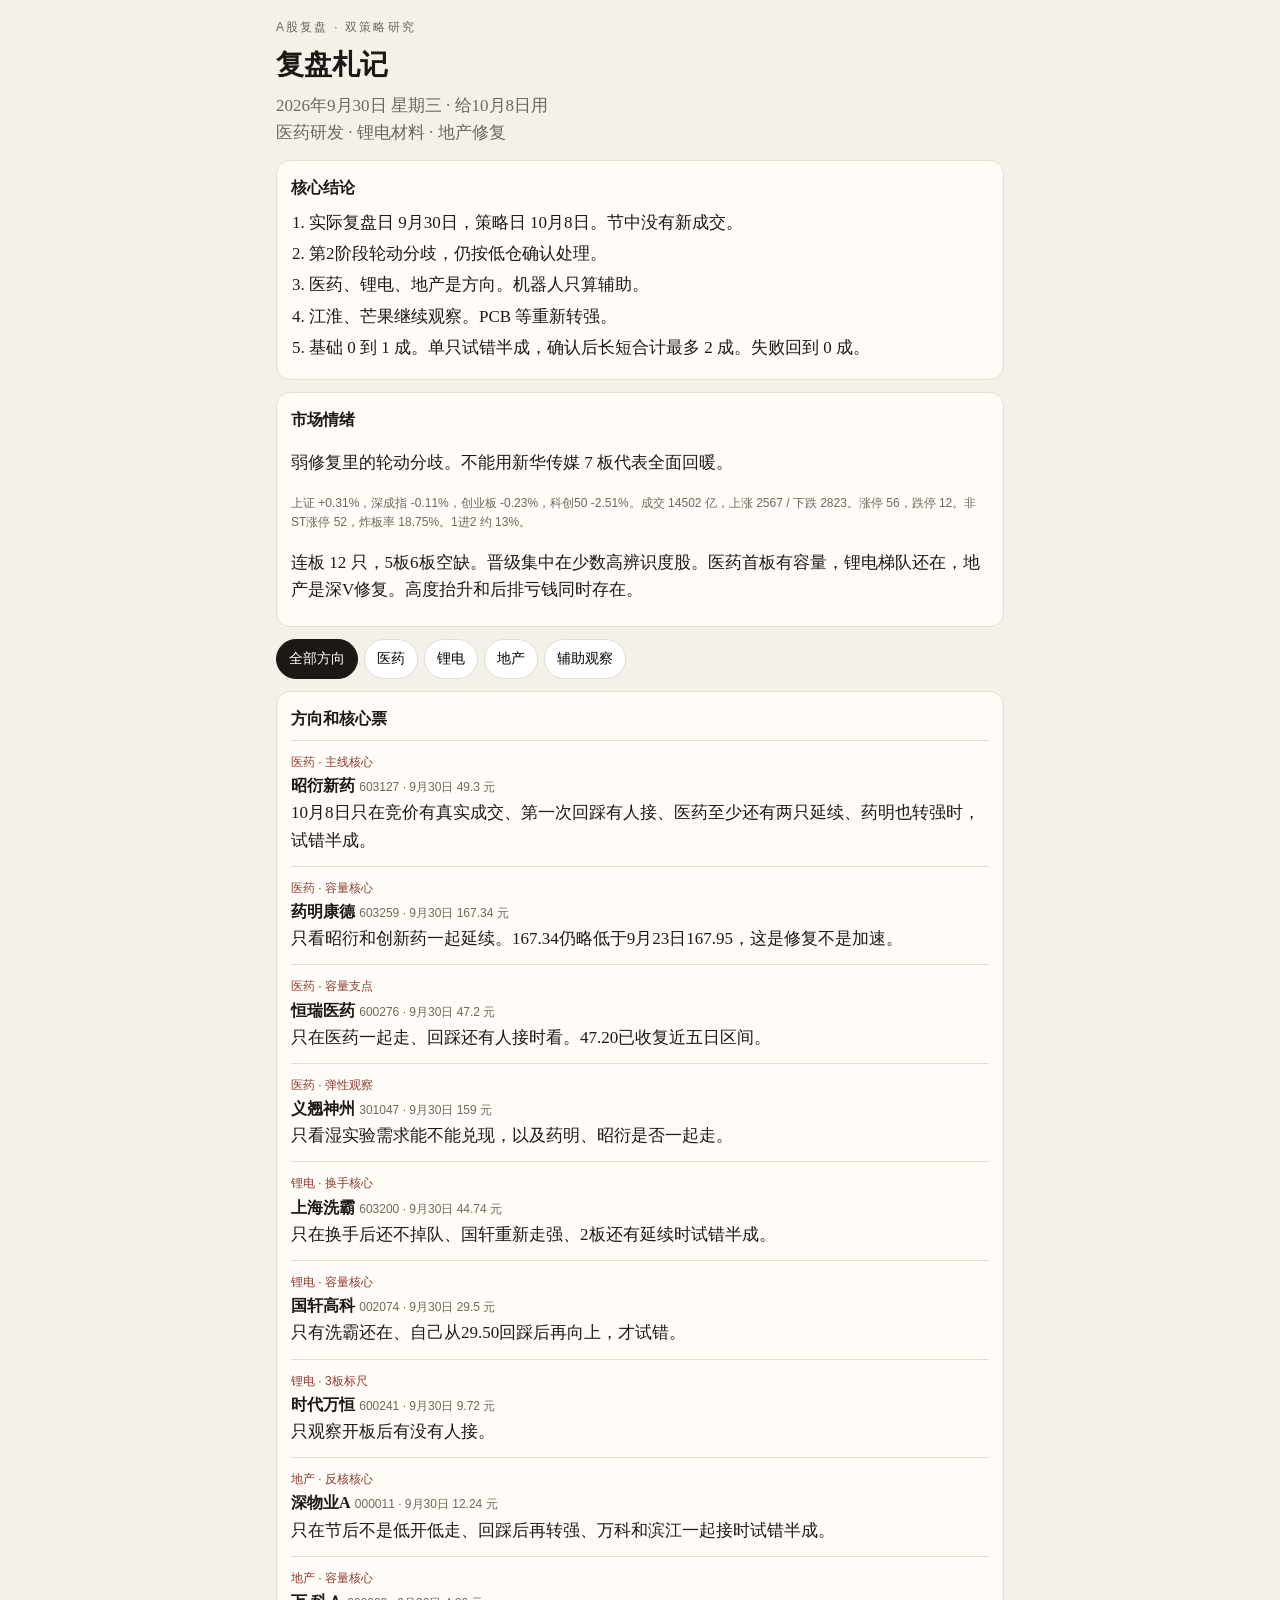
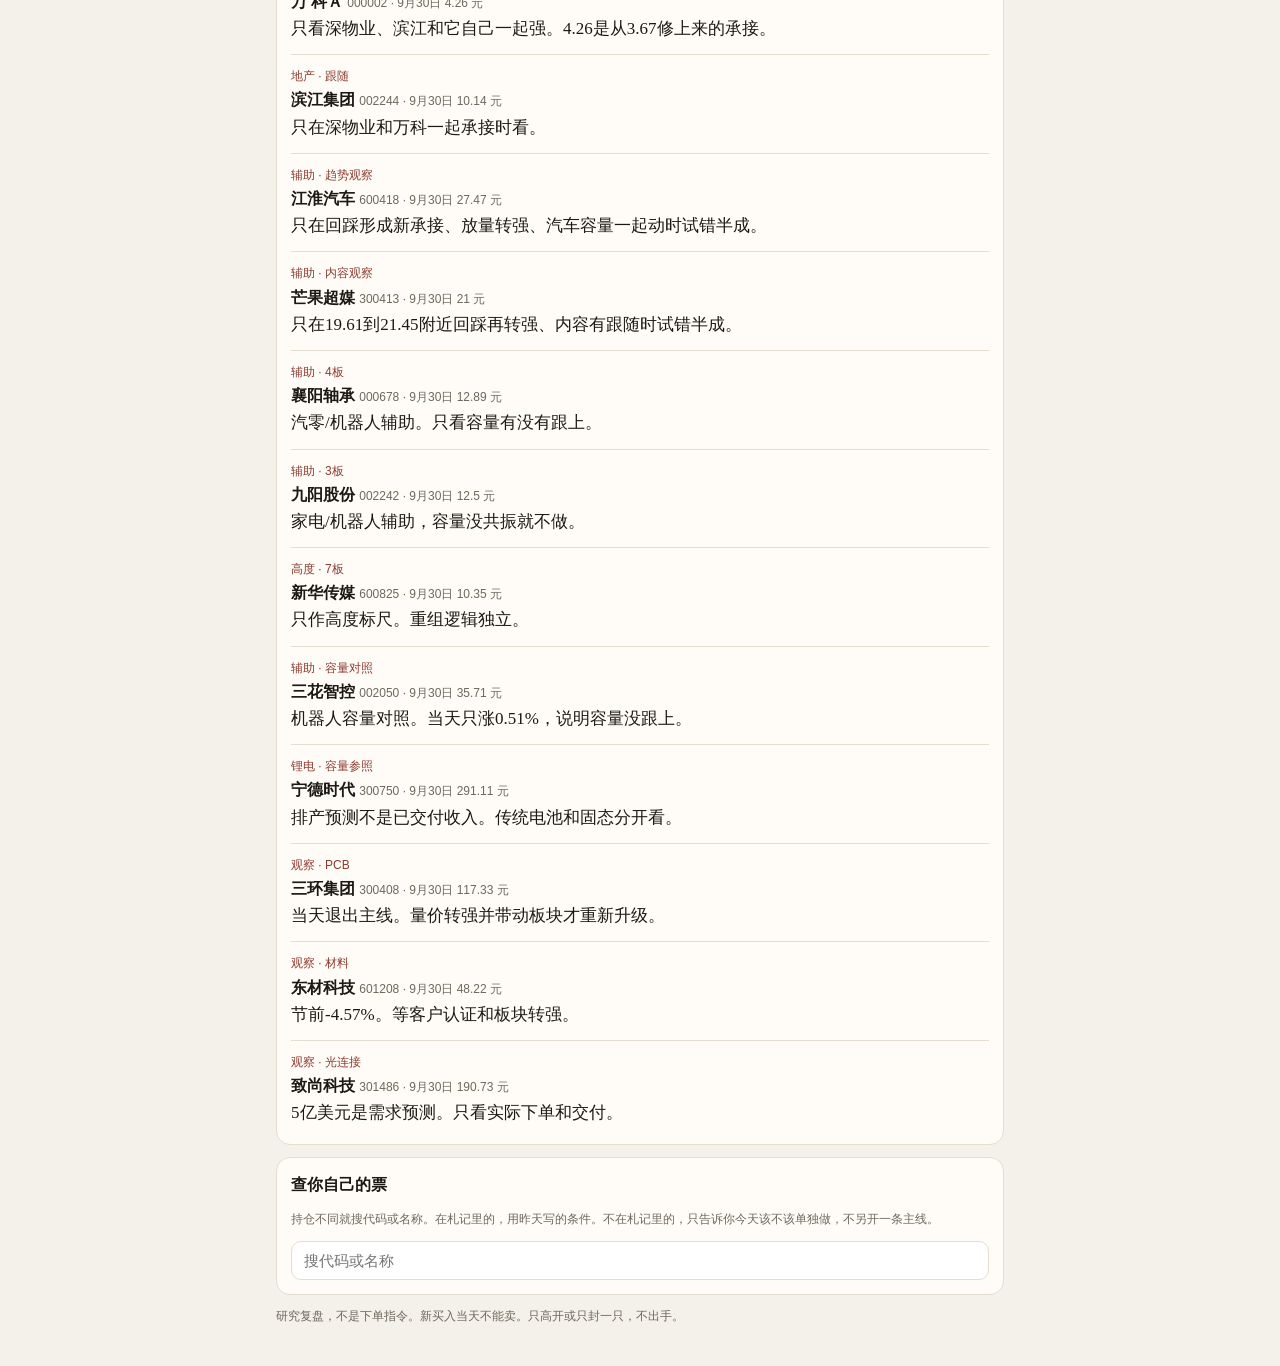
<file: artifacts/fupan_wechat.html>
<!DOCTYPE html>
<html lang="zh-CN">
<head>
<meta charset="utf-8"/>
<meta name="viewport" content="width=device-width,initial-scale=1,viewport-fit=cover"/>
<meta name="apple-mobile-web-app-capable" content="yes"/>
<meta name="mobile-web-app-capable" content="yes"/>
<title>复盘札记</title>
<style>
:root{--bg:#f4f1ea;--ink:#1c1915;--muted:#6e675c;--line:#e4ddd0;--card:#fffcf7;--accent:#8c3a2f;--ok:#2f6f4e;--warn:#8a5a12}
*{box-sizing:border-box}
body{margin:0;background:var(--bg);color:var(--ink);font:17px/1.6 "Songti SC","Noto Serif SC",Georgia,serif;-webkit-text-size-adjust:100%}
.wrap{max-width:760px;margin:0 auto;padding:18px 16px calc(28px + env(safe-area-inset-bottom))}
.kicker{letter-spacing:.18em;font-size:12px;color:var(--muted);font-family:-apple-system,sans-serif}
h1{font-size:28px;margin:6px 0 4px;font-weight:600}
.sub{color:var(--muted);margin:0 0 14px}
.box{background:var(--card);border:1px solid var(--line);border-radius:14px;padding:14px 14px 6px;margin:12px 0}
.box h2{font-size:16px;margin:0 0 8px;font-family:-apple-system,sans-serif}
ol{margin:8px 0 12px;padding-left:18px}
li{margin:4px 0}
.tags{display:flex;gap:6px;flex-wrap:wrap;margin:8px 0 12px}
.tag{font-family:-apple-system,sans-serif;font-size:14px;border:1px solid var(--line);border-radius:99px;padding:8px 12px;background:#fff;min-height:40px}
.tag.on{background:var(--ink);color:#fff;border-color:var(--ink)}
.card{border-top:1px solid var(--line);padding:12px 0}
.card b{font-size:16px}
.meta{color:var(--muted);font-family:-apple-system,sans-serif;font-size:12px}
.role{color:var(--accent);font-family:-apple-system,sans-serif;font-size:12px}
button.stock{display:block;width:100%;text-align:left;background:transparent;border:0;padding:0;color:inherit;font:inherit}
.search{display:flex;gap:8px;margin:8px 0}
input{flex:1;border:1px solid var(--line);border-radius:10px;padding:10px 12px;font:15px -apple-system,sans-serif;background:#fff}
.hit{width:100%;text-align:left;border:0;border-bottom:1px solid var(--line);background:#fff;padding:14px 4px;font:16px -apple-system,sans-serif;min-height:48px}
.drawer{position:fixed;inset:0;background:rgba(28,25,21,.35);display:none;z-index:5}
.sheet{position:absolute;left:0;right:0;bottom:0;max-height:86vh;overflow:auto;background:var(--card);border-radius:16px 16px 0 0;padding:16px 16px calc(20px + env(safe-area-inset-bottom));-webkit-overflow-scrolling:touch}
.pos{display:flex;gap:6px;margin:8px 0}
.pos button{border:1px solid var(--line);background:#fff;border-radius:99px;padding:10px 14px;font:15px -apple-system,sans-serif;min-height:44px}
.pos button.on{background:var(--ink);color:#fff}
.step{margin:8px 0;padding-left:2px}
.note{color:var(--muted);font-size:12px;font-family:-apple-system,sans-serif}
.close{float:right;border:0;background:transparent;font-size:18px}
</style>
</head>
<body>
<div class="wrap">
  <div class="kicker">A股复盘 · 双策略研究</div>
  <h1>复盘札记</h1>
  <p class="sub">2026年9月30日 星期三 · 给10月8日用<br>医药研发 · 锂电材料 · 地产修复</p>
  <div class="box">
    <h2>核心结论</h2>
    <ol>
      <li>实际复盘日 9月30日，策略日 10月8日。节中没有新成交。</li>
      <li>第2阶段轮动分歧，仍按低仓确认处理。</li>
      <li>医药、锂电、地产是方向。机器人只算辅助。</li>
      <li>江淮、芒果继续观察。PCB 等重新转强。</li>
      <li>基础 0 到 1 成。单只试错半成，确认后长短合计最多 2 成。失败回到 0 成。</li>
    </ol>
  </div>
  <div class="box">
    <h2>市场情绪</h2>
    <p>弱修复里的轮动分歧。不能用新华传媒 7 板代表全面回暖。</p>
    <p class="meta">上证 +0.31%，深成指 -0.11%，创业板 -0.23%，科创50 -2.51%。成交 14502 亿，上涨 2567 / 下跌 2823。涨停 56，跌停 12。非ST涨停 52，炸板率 18.75%。1进2 约 13%。</p>
    <p>连板 12 只，5板6板空缺。晋级集中在少数高辨识度股。医药首板有容量，锂电梯队还在，地产是深V修复。高度抬升和后排亏钱同时存在。</p>
  </div>
  <div class="tags" id="lines">
    <button class="tag on" data-line="all">全部方向</button>
    <button class="tag" data-line="医药">医药</button>
    <button class="tag" data-line="锂电">锂电</button>
    <button class="tag" data-line="地产">地产</button>
    <button class="tag" data-line="辅助">辅助观察</button>
  </div>
  <div class="box" id="cores"></div>
  <div class="box">
    <h2>查你自己的票</h2>
    <p class="note">持仓不同就搜代码或名称。在札记里的，用昨天写的条件。不在札记里的，只告诉你今天该不该单独做，不另开一条主线。</p>
    <div class="search"><input id="q" placeholder="搜代码或名称" inputmode="search"/></div>
    <div id="hits"></div>
  </div>
  <p class="note">研究复盘，不是下单指令。新买入当天不能卖。只高开或只封一只，不出手。</p>
</div>
<div class="drawer" id="drawer"><div class="sheet" id="sheet"></div></div>
<script>
const UNI=[["920000","XD安徽凤","京",0.56,0.12,14.33,1.44,8.25,0],["920001","纬达光电","京",0.36,0.17,11.2,1.62,10.09,0],["920002","万达轴承","京",-0.73,1.03,51.94,4.41,23.16,0],["920003","中诚咨询","京",4.28,0.57,16.83,17.93,3.28,0],["920005","鼎佳精密","京",-2.75,0.2,24.08,2.09,9.23,0],["920006","晟楠科技","京",-2.45,0.23,16.75,2.81,8.01,0],["920007","酉立智能","京",1.1,0.04,32.15,0.97,3.76,0],["920008","成电光信","京",0.94,0.09,20.3,1.33,6.92,0],["920009","丹娜生物","京",2.04,0.15,34.93,4.22,3.52,0],["920010","凯添燃气","京",4.83,0.61,8.9,4.02,15.51,0],["920011","晨光电机","京",0.46,0.04,17.58,1.21,3.27,0],["920012","创达新材","京",-3.17,0.31,47.7,3.3,9.2,0],["920014","特瑞斯","京",0.59,0.05,8.56,0.8,5.74,0],["920015","锦华新材","京",0.93,0.98,43.5,5.52,17.41,0],["920016","中草香料","京",5.56,0.28,14.8,5.59,5.07,0],["920017","星昊医药","京",2.83,0.22,15.99,1.11,19.69,0],["920018","宏远股份","京",2.12,0.15,14.96,1.58,9.79,0],["920019","铜冠矿建","京",-2.01,0.31,15.6,1.2,26.14,0],["920020","泰凯英","京",0.0,0.03,14.76,0.4,8.21,0],["920021","流金科技","京",-2.42,1.31,7.66,6.83,18.96,0],["920022","世昌股份","京",0.12,0.11,16.92,2.75,4.18,0],["920023","*ST田野","京",0.72,0.03,1.4,0.9,3.76,1],["920025","凯达重工","京",-5.66,1.81,12.49,27.45,6.37,0],["920026","卓兆点胶","京",0.48,0.11,16.85,0.72,14.6,0],["920027","交大铁发","京",1.33,0.05,11.4,0.55,8.21,0],["920028","新恒泰","京",3.19,0.18,15.21,1.88,9.88,0],["920029","开发科技","京",0.59,0.1,32.39,0.16,65.22,0],["920030","德众汽车","京",3.85,0.55,5.12,9.6,5.74,0],["920033","康普化学","京",0.46,0.04,13.15,0.33,10.89,0],["920035","精创电气","京",1.65,0.05,23.4,1.28,3.68,0],["920036","觅睿科技","京",-0.42,0.08,30.86,1.91,4.03,0],["920037","广信科技","京",0.75,0.13,37.84,0.44,29.62,0],["920038","森合高科","京",2.91,1.04,38.25,5.16,20.36,0],["920039","国义招标","京",0.0,0.04,7.54,0.35,11.6,0],["920045","蘅东光","京",1.22,4.52,513.0,3.07,144.56,0],["920046","亿能电力","京",1.48,0.24,19.16,2.25,10.72,0],["920047","诺思兰德","京",3.08,0.77,15.72,2.69,28.31,0],["920050","爱伦医疗","京",0.54,0.03,27.8,0.52,5.03,0],["920055","隆源股份","京",0.76,0.03,25.23,0.86,3.86,0],["920056","能之光","京",0.21,0.05,14.03,0.77,6.69,0],["920057","百甲科技","京",0.0,0.04,4.67,0.82,5.44,0],["920058","华洋赛车","京",1.79,0.14,22.69,2.27,6.26,0],["920059","双英集团","京",0.91,0.15,12.19,3.83,3.94,0],["920060","万源通","京",-4.95,1.32,27.1,5.02,25.7,0],["920061","西磁科技","京",1.12,0.16,17.98,2.28,7.08,0],["920062","科润智控","京",1.0,0.06,7.08,0.67,9.45,0],["920065","千岸科技","京",-2.87,0.57,33.53,10.73,5.28,0],["920066","科拜尔","京",11.29,0.66,19.71,16.25,3.92,0],["920068","天工股份","京",-0.2,0.07,15.25,0.26,26.49,0],["920069","普昂医疗","京",0.25,0.06,31.81,1.21,4.69,0],["920071","金钛股份","京",-2.81,1.52,25.25,18.81,7.95,0],["920072","XD科莱瑞","京",0.67,0.08,22.53,2.48,3.26,0],["920075","柏星龙","京",-1.2,0.17,15.59,3.04,5.48,0],["920076","国亮新材","京",0.0,0.04,12.52,0.79,4.61,0],["920077","吉林碳谷","京",0.69,0.35,13.18,0.89,39.79,0],["920078","族兴新材","京",-1.74,0.19,16.92,2.83,6.6,0],["920079","乔路铭","京",0.4,0.19,12.41,2.06,9.01,0],["920080","奥美森","京",-0.35,0.03,19.89,0.75,4.57,0],["920081","欧伦电气","京",-0.39,0.34,40.87,4.77,6.99,0],["920082","方正阀门","京",0.26,0.03,7.75,0.67,4.43,0],["920083","金戈新材","京",-1.47,1.02,38.29,6.86,14.56,0],["920086","科马材料","京",1.68,0.07,19.98,1.3,5.47,0],["920087","秋乐种业","京",4.1,2.03,14.71,8.39,24.13,0],["920088","科力股份","京",-2.86,1.1,38.38,8.74,12.42,0],["920089","禾昌聚合","京",-0.98,0.06,10.13,0.55,11.3,0],["920090","*ST同辉","京",-2.47,0.05,3.16,1.18,4.26,1],["920091","大鹏工业","京",2.73,0.14,27.45,3.51,3.98,0],["920092","汉鑫科技","京",-0.25,0.11,24.0,1.35,7.91,0],["920093","信胜科技","京",1.29,0.18,18.89,3.88,4.76,0],["920096","嘉晨智能","京",0.03,0.11,29.61,2.26,4.8,0],["920098","科隆新材","京",1.58,0.11,17.4,1.12,9.64,0],["920099","瑞华技术","京",1.81,0.13,16.34,1.41,9.63,0],["920100","三协电机","京",-0.38,0.37,29.04,4.58,7.96,0],["920101","志高机械","京",0.7,0.02,15.93,0.14,16.27,0],["920106","林泰新材","京",-0.6,0.11,33.07,0.77,14.44,0],["920107","恒兴股份","京",0.53,0.1,19.03,2.67,3.59,0],["920108","宏海科技","京",0.59,0.02,8.48,0.35,6.19,0],["920110","雷特科技","京",0.79,0.01,25.62,0.31,4.16,0],["920111","聚星科技","京",1.99,0.35,25.63,1.79,19.3,0],["920112","巴兰仕","京",1.8,0.07,14.73,0.61,11.07,0],["920116","星图测控","京",-0.21,0.35,42.42,0.36,94.89,0],["920117","龙鑫智能","京",-0.22,0.7,27.16,12.69,5.49,0],["920118","太湖远大","京",0.0,0.07,20.5,1.12,6.42,0],["920119","美德乐","京",-2.6,0.15,52.52,1.04,14.48,0],["920121","江天科技","京",-0.15,0.02,27.15,0.72,3.24,0],["920122","中纺标","京",-2.99,0.33,23.05,3.76,8.61,0],["920123","芭薇股份","京",1.79,0.07,10.82,0.98,7.03,0],["920124","南特科技","京",0.33,0.05,12.15,0.51,9.3,0],["920125","鸿仕达","京",-1.72,1.26,137.91,3.88,31.58,0],["920126","永大股份","京",0.31,0.07,9.75,1.69,4.36,0],["920128","胜业电气","京",-0.54,0.16,18.39,3.62,4.47,0],["920130","立方控股","京",-1.98,0.21,15.85,2.23,9.08,0],["920132","泰鹏智能","京",0.79,0.06,8.9,1.75,3.25,0],["920136","永励精密","京",0.15,0.11,20.66,2.58,4.34,0],["920138","杰理科技","京",-1.33,0.78,33.37,6.69,11.55,0],["920139","华岭股份","京",-2.66,0.45,14.27,1.2,37.15,0],["920145","恒合股份","京",1.59,0.05,9.57,1.08,4.67,0],["920146","华阳变速","京",4.6,0.64,5.68,10.35,6.17,0],["920149","旭杰科技","京",1.68,0.08,8.48,1.44,5.37,0],["920152","昆工科技","京",0.86,0.05,11.79,0.5,9.68,0],["920156","海昌智能","京",0.09,0.09,34.97,1.16,7.59,0],["920158","长江能科","京",0.52,0.05,7.76,1.32,4.14,0],["920159","农大科技","京",2.13,0.18,28.26,4.28,4.33,0],["920160","北矿检测","京",0.0,0.02,18.67,0.36,4.76,0],["920161","龙辰科技","京",-1.73,0.27,19.28,1.89,14.21,0],["920163","方大新材","京",0.53,0.03,9.41,0.58,5.71,0],["920165","珈凯生物","京",-0.15,0.1,32.6,3.09,3.13,0],["920166","海圣医疗","京",2.26,0.06,19.42,1.2,4.62,0],["920167","同享科技","京",0.91,0.09,13.34,1.05,8.72,0],["920168","通宝光电","京",0.46,0.03,15.16,0.67,4.27,0],["920169","七丰精工","京",2.43,0.2,19.8,1.97,10.07,0],["920171","志晟信息","京",-0.2,0.09,15.25,0.91,10.31,0],["920174","五新智能","京",1.13,0.18,30.35,1.06,16.97,0],["920175","东方碳素","京",3.06,0.19,7.74,3.07,6.14,0],["920176","维琪科技","京",0.24,0.56,59.47,11.54,4.73,0],["920177","恒道科技","京",0.58,0.03,22.48,0.65,4.17,0],["920178","锐翔智能","京",-2.81,0.63,79.21,4.06,15.25,0],["920179","凯德石英","京",-1.96,1.38,55.03,4.06,32.86,0],["920180","爱得科技","京",0.87,0.02,11.6,0.44,4.17,0],["920181","赛英电子","京",-2.65,0.28,63.95,4.3,6.41,0],["920183","海菲曼","京",1.17,0.06,28.53,1.88,3.29,0],["920184","国源科技","京",0.73,0.08,11.08,0.8,9.9,0],["920185","贝特瑞","京",1.52,1.22,20.65,0.53,231.17,0],["920186","XD中科仪","京",-1.63,1.44,65.9,1.87,77.15,0],["920187","通领科技","京",0.48,0.03,16.82,0.48,5.58,0],["920188","悦龙科技","京",1.48,0.05,21.31,1.15,4.22,0],["920189","康美特","京",-1.26,0.58,19.54,3.49,16.58,0],["920190","雷神科技","京",0.44,0.39,22.9,1.73,22.77,0],["920191","瑞尔竞达","京",0.35,0.02,8.63,0.6,3.44,0],["920193","吉和昌","京",-1.52,0.41,28.51,5.66,7.18,0],["920195","三祥科技","京",0.56,0.04,12.63,0.49,8.94,0],["920198","微创光电","京",-1.9,0.1,7.76,1.83,5.47,0],["920199","倍益康","京",1.38,0.14,23.45,1.63,8.89,0],["920200","振宏股份","京",2.37,1.08,32.0,7.59,14.2,0],["920201","百瑞吉","京",-8.58,1.21,42.08,35.5,3.2,0],["920202","安达股份","京",-29.97,3.18,18.32,66.59,4.36,0],["920204","沪江材料","京",0.95,0.03,12.78,0.5,6.39,0],["920206","彩客科技","京",3.41,0.64,37.32,6.08,10.27,0],["920207","众诚科技","京",-1.61,0.28,20.77,2.37,11.7,0],["920208","青矩技术","京",4.32,0.55,11.36,3.07,18.32,0],["920211","新睿电子","京",-1.71,0.21,85.6,2.06,9.93,0],["920212","智新电子","京",-1.47,0.15,10.08,2.9,5.2,0],["920218","新天力","京",1.99,0.1,14.85,3.29,3.13,0],["920220","朗信电气","京",-0.84,0.16,39.0,1.98,8.09,0],["920221","易实精密","京",0.67,0.05,11.98,0.7,7.42,0],["920222","XD益坤电","京",4.57,0.27,24.04,10.03,2.78,0],["920223","荣亿精密","京",-0.08,0.24,12.21,2.37,9.97,0],["920225","利通科技","京",-0.06,0.21,15.69,1.58,12.99,0],["920227","美登科技","京",-2.47,0.34,49.35,3.89,8.74,0],["920229","世纪数码","京",-6.17,1.78,46.11,33.07,5.23,0],["920230","欧康医药","京",0.54,0.19,11.27,3.44,5.32,0],["920237","力佳科技","京",8.24,0.58,11.96,5.19,11.15,0],["920238","长鹰硬科","京",-0.7,0.56,59.66,4.84,11.58,0],["920239","长虹能源","京",0.1,0.22,20.19,0.61,36.32,0],["920242","建邦科技","京",0.0,0.03,13.43,0.48,7.08,0],["920245","威博液压","京",0.98,0.04,13.4,0.61,7.13,0],["920247","华密新材","京",0.91,0.3,14.47,1.48,19.84,0],["920249","利尔达","京",0.11,0.13,8.72,1.24,10.87,0],["920252","天宏锂电","京",0.0,0.45,14.73,4.41,10.05,0],["920258","聚仁新材","京",0.0,0.1,9.7,0.76,12.78,0],["920260","中寰股份","京",0.0,0.03,8.05,0.32,7.97,0],["920261","一诺威","京",0.6,0.07,13.34,0.34,21.38,0],["920262","太湖雪","京",0.37,0.07,13.73,1.41,5.29,0],["920263","中航泰达","京",0.81,0.03,6.26,0.47,6.42,0],["920266","生物谷","京",1.11,0.11,7.28,1.23,8.63,0],["920267","鑫汇科","京",0.19,0.11,15.65,2.59,4.25,0],["920268","百迈科","京",-2.62,0.97,29.78,22.12,4.3,0],["920269","杰锋动力","京",-0.48,0.22,33.27,7.55,2.96,0],["920270","天铭科技","京",1.53,0.04,11.27,0.42,9.16,0],["920271","邦德股份","京",1.14,0.03,8.9,0.52,5.15,0],["920273","一致魔芋","京",0.29,0.18,17.1,1.54,11.73,0],["920274","宏裕包材","京",2.38,0.12,15.08,0.97,12.27,0],["920275","驱动力","京",-1.06,0.03,6.51,0.29,8.59,0],["920278","鹿得医疗","京",0.16,0.05,6.19,0.76,6.11,0],["920284","灵鸽科技","京",0.12,1.2,17.27,10.22,11.58,0],["920288","华大海天","京",0.0,0.21,17.44,6.59,3.12,0],["920289","华汇智能","京",-3.3,0.64,26.39,16.63,3.81,0],["920298","腾信精密","京",-7.4,3.12,73.5,26.51,11.25,0],["920299","灿能电力","京",0.45,0.1,13.26,1.58,6.02,0],["920300","辰光医疗","京",0.21,0.08,9.53,1.19,6.34,0],["920304","迪尔化工","京",2.46,0.1,9.18,0.83,12.43,0],["920339","恒太照明","京",-0.29,0.03,10.45,0.18,15.73,0],["920344","三元基因","京",15.79,3.2,24.35,11.77,27.69,0],["920346","威贸电子","京",-0.27,0.13,15.03,1.96,6.75,0],["920351","华光源海","京",-0.49,0.06,12.12,1.27,4.83,0],["920357","雅葆轩","京",-0.88,0.18,14.7,1.9,9.25,0],["920363","莱赛激光","京",0.82,0.06,9.78,0.92,6.9,0],["920367","新赣江","京",2.2,1.3,26.06,11.71,10.94,0],["920368","连城数控","京",0.89,0.38,22.68,0.75,50.65,0],["920370","新安洁","京",0.35,0.04,2.87,0.55,7.53,0],["920371","欧福蛋业","京",2.14,0.28,7.17,1.98,13.97,0],["920374","云里物里","京",0.27,0.05,14.6,1.04,5.1,0],["920375","派诺科技","京",-0.16,0.08,6.25,1.24,6.15,0],["920378","泰德股份","京",0.84,0.13,7.23,1.64,7.93,0],["920392","佳合科技","京",-0.9,0.07,13.22,1.44,4.76,0],["920394","民士达","京",-0.31,0.23,45.62,0.35,66.23,0],["920395","朗鸿科技","京",0.91,0.02,6.68,0.29,7.02,0],["920396","常辅股份","京",1.31,0.06,17.75,0.74,8.82,0],["920402","硅烷科技","京",-1.12,0.26,7.92,1.18,21.61,0],["920403","康农种业","京",3.47,0.45,19.38,3.61,12.6,0],["920405","海希通讯","京",0.59,0.09,17.1,0.52,18.18,0],["920407","驰诚股份","京",1.92,0.06,10.61,1.27,4.79,0],["920414","欧普泰","京",0.38,0.05,7.88,1.07,4.42,0],["920415","恒拓开源","京",0.11,0.09,8.72,0.96,9.35,0],["920418","苏轴股份","京",0.72,0.55,18.29,1.88,28.7,0],["920419","路斯股份","京",1.42,0.03,10.73,0.31,10.37,0],["920422","润普食品","京",1.52,0.08,9.33,1.3,6.18,0],["920425","乐创技术","京",-0.29,0.07,13.86,0.64,11.49,0],["920427","华维设计","京",2.47,1.26,10.78,24.09,5.48,0],["920429","康比特","京",3.37,0.1,10.44,0.87,11.85,0],["920433","大唐药业","京",1.08,0.04,4.69,0.51,7.94,0],["920436","大地电气","京",0.38,0.05,10.54,0.53,9.42,0],["920438","戈碧迦","京",0.36,3.88,110.4,2.46,153.89,0],["920445","龙竹科技","京",-1.09,0.21,7.28,2.67,7.86,0],["920454","同心传动","京",0.09,0.03,11.36,0.63,5.59,0],["920455","汇隆活塞","京",1.41,0.03,6.48,0.43,6.31,0],["920469","富恒新材","京",-1.22,0.09,5.65,1.54,5.84,0],["920471","美邦科技","京",1.25,0.05,11.36,0.89,6.02,0],["920475","三友科技","京",-0.09,0.03,11.17,0.4,6.28,0],["920476","海能技术","京",0.9,0.11,22.48,0.62,18.06,0],["920478","峆一药业","京",3.54,1.11,11.1,14.82,7.44,0],["920489","佳先股份","京",0.33,0.14,12.07,1.35,10.48,0],["920491","奥迪威","京",-0.52,0.16,20.9,0.67,24.21,0],["920493","并行科技","京",-0.78,0.68,106.77,1.43,47.66,0],["920496","许昌智能","京",0.32,0.05,6.32,0.58,9.16,0],["920504","博迅生物","京",2.0,0.06,18.38,1.79,3.14,0],["920505","九菱科技","京",-0.2,0.1,24.84,1.1,8.95,0],["920508","殷图网联","京",0.0,0.05,14.48,1.07,4.62,0],["920509","同惠电子","京",2.35,1.19,22.67,6.1,19.04,0],["920510","丰光精密","京",-3.07,1.18,19.26,6.33,18.1,0],["920519","万德股份","京",0.56,0.14,10.73,1.64,8.52,0],["920522","纳科诺尔","京",3.87,2.94,19.61,8.31,35.69,0],["920523","德瑞锂电","京",3.88,0.4,15.25,3.3,12.27,0],["920526","凯华材料","京",2.26,0.78,21.75,6.95,11.39,0],["920527","夜光明","京",0.34,0.07,14.77,1.08,6.88,0],["920533","骏创科技","京",0.12,0.14,16.23,1.14,11.87,0],["920541","铁大科技","京",0.21,0.02,9.45,0.29,8.51,0],["920547","无锡晶海","京",4.65,0.13,19.36,1.78,7.31,0],["920553","凯腾精工","京",-0.15,0.04,6.63,0.67,6.22,0],["920556","雅达股份","京",0.47,0.04,6.44,0.59,7.49,0],["920564","天润科技","京",0.45,0.08,13.53,1.14,6.66,0],["920566","梓橦宫","京",1.64,0.08,9.27,0.8,10.41,0],["920570","坤博精工","京",0.08,0.06,24.8,0.95,6.32,0],["920571","国航远洋","京",0.46,0.93,8.66,3.59,25.64,0],["920575","*ST康乐","京",2.63,0.14,5.07,1.53,9.52,1],["920576","天力复合","京",-0.72,0.35,35.7,0.89,38.51,0],["920578","巨能股份","京",2.5,0.25,17.24,4.05,6.12,0],["920579","机科股份","京",-0.22,0.05,13.79,0.86,6.15,0],["920580","科创新材","京",-1.52,0.31,10.99,5.03,6.02,0],["920592","华信永道","京",2.67,0.81,24.95,6.44,12.55,0],["920593","鼎智科技","京",0.74,0.36,23.28,0.96,37.62,0],["920599","同力股份","京",-1.03,0.32,17.38,0.52,60.93,0],["920608","丰安股份","京",0.6,0.05,13.45,0.82,6.49,0],["920627","力王股份","京",1.48,0.39,13.72,5.7,6.74,0],["920634","新威凌","京",0.39,0.06,15.48,0.9,6.31,0],["920639","晨光电缆","京",0.49,0.05,6.16,0.69,7.32,0],["920640","富士达","京",0.15,0.62,26.52,1.28,47.9,0],["920641","格利尔","京",1.24,0.08,13.04,1.35,5.91,0],["920642","通易航天","京",-0.62,0.06,9.57,0.63,9.6,0],["920651","天罡股份","京",-7.79,0.3,18.23,3.87,7.56,0],["920656","海昇药业","京",1.3,0.04,14.81,0.3,12.09,0],["920662","方盛股份","京",0.56,0.1,18.01,2.08,4.86,0],["920663","明阳科技","京",1.0,0.04,12.16,0.53,7.79,0],["920665","科强股份","京",0.85,0.03,8.27,0.54,5.31,0],["920670","数字人","京",1.31,0.07,12.4,0.83,8.26,0],["920675","秉扬科技","京",0.42,0.03,7.2,0.53,5.69,0],["920679","前进科技","京",-0.06,0.02,15.57,0.38,5.78,0],["920682","球冠电缆","京",0.18,0.05,5.72,0.35,12.92,0],["920685","新芝生物","京",3.83,0.24,12.73,3.27,7.42,0],["920689","克莱特","京",0.78,0.04,19.44,0.56,7.37,0],["920690","捷众科技","京",1.5,0.1,15.6,1.1,8.74,0],["920693","阿为特","京",0.69,0.05,23.45,0.59,8.59,0],["920694","中裕科技","京",-0.06,0.07,16.29,0.71,10.18,0],["920699","海达尔","京",-3.03,0.32,59.93,1.83,17.51,0],["920701","豪声电子","京",-1.88,0.08,10.45,0.71,10.47,0],["920703","广厦环能","京",-0.71,0.06,9.77,1.12,5.2,0],["920706","铁拓机械","京",1.76,0.45,16.17,5.86,7.71,0],["920717","瑞星股份","京",0.6,0.02,6.74,0.61,2.98,0],["920718","合肥高科","京",1.01,0.07,10.05,1.42,4.67,0],["920719","宁新新材","京",4.97,0.62,7.39,10.71,5.49,0],["920720","吉冈精密","京",1.05,0.06,7.71,0.97,5.71,0],["920725","惠丰钻石","京",-3.53,2.8,79.78,7.77,35.25,0],["920726","朱老六","京",1.08,0.17,14.92,2.03,8.34,0],["920729","永顺生物","京",1.37,0.03,6.65,0.6,5.15,0],["920735","德源药业","京",3.67,0.67,26.02,2.26,29.7,0],["920748","路桥信息","京",10.07,2.02,34.2,8.7,24.07,0],["920751","惠同新材","京",0.33,0.08,15.42,0.65,12.81,0],["920753","天纺标","京",-2.04,0.11,14.87,2.29,4.86,0],["920765","美之高","京",0.45,0.11,11.05,1.82,5.84,0],["920768","拾比佰","京",-0.28,0.04,7.11,0.57,7.64,0],["920770","艾能聚","京",1.42,0.21,9.98,2.52,8.17,0],["920779","武汉蓝电","京",0.7,2.42,28.6,40.47,5.73,0],["920781","瑞奇智造","京",0.18,0.03,5.55,0.45,6.68,0],["920786","骑士乳业","京",5.44,0.96,7.37,9.44,10.17,0],["920790","联迪信息","京",1.34,0.33,21.89,2.74,11.9,0],["920792","东和新材","京",0.54,0.03,9.25,0.28,9.4,0],["920799","艾融软件","京",-1.14,0.65,30.35,1.78,36.44,0],["920802","保丽洁","京",1.83,0.04,10.59,1.16,3.84,0],["920806","云星宇","京",0.0,0.09,10.01,0.3,30.1,0],["920807","奔朗新材","京",-0.11,0.15,8.82,1.36,10.9,0],["920808","曙光数创","京",-0.3,0.61,56.93,0.55,110.88,0],["920809","安达科技","京",1.01,0.63,6.98,1.98,32.05,0],["920810","春光智能","京",0.0,0.04,8.42,0.73,5.25,0],["920819","颖泰生物","京",0.33,0.08,3.06,0.23,37.08,0],["920821","则成电子","京",-2.56,0.79,19.38,5.49,14.12,0],["920826","盖世食品","京",0.0,0.19,8.29,3.59,5.24,0],["920832","齐鲁华信","京",0.0,0.05,6.41,0.64,7.94,0],["920833","美心翼申","京",0.32,0.03,9.44,0.4,8.18,0],["920834","三维装备","京",-7.13,0.22,8.2,4.31,5.15,0],["920837","华原股份","京",0.2,0.04,9.95,0.27,13.61,0],["920839","万通液压","京",0.81,0.09,23.52,0.57,15.34,0],["920855","浙江大农","京",0.78,0.1,12.91,1.14,8.65,0],["920856","浩淼科技","京",1.86,0.14,10.97,2.44,5.82,0],["920857","泓禧科技","京",-0.99,0.11,15.96,0.93,11.81,0],["920866","绿亨科技","京",1.62,0.11,6.28,1.64,6.97,0],["920870","恒进感应","京",2.15,0.04,11.39,0.48,7.52,0],["920871","派特尔","京",0.55,0.06,11.05,1.17,5.2,0],["920873","中设咨询","京",0.69,0.24,7.31,2.76,8.76,0],["920876","慧为智能","京",0.69,0.09,15.96,1.43,6.26,0],["920879","基康技术","京",-0.08,0.07,12.34,0.36,18.48,0],["920885","星辰科技","京",0.09,0.09,11.74,0.88,10.33,0],["920892","广咨国际","京",-2.91,0.25,11.33,1.46,17.09,0],["920895","花溪科技","京",-0.58,1.06,20.68,17.41,5.94,0],["920896","旺成科技","京",-0.75,0.06,11.99,1.19,5.32,0],["920906","舜宇精工","京",-0.13,0.03,14.97,0.65,4.99,0],["920914","远航精密","京",3.41,0.3,16.97,1.79,16.9,0],["920924","广脉科技","京",-1.4,0.14,14.1,1.55,9.22,0],["920925","锦好医疗","京",0.54,0.07,11.11,1.06,6.18,0],["920926","鸿智科技","京",-0.49,0.42,10.12,4.97,8.11,0],["920931","无锡鼎邦","京",0.31,0.03,9.85,1.14,2.83,0],["920932","科达自控","京",-0.3,0.09,10.12,1.02,8.81,0],["920942","恒立钻具","京",1.33,0.07,16.72,0.95,6.92,0],["920943","优机股份","京",0.22,0.05,13.82,0.75,7.16,0],["920946","森萱医药","京",0.75,0.88,10.78,1.89,46.01,0],["920950","迅安科技","京",-0.15,0.04,13.13,0.87,4.69,0],["920953","国子软件","京",-0.62,0.23,22.37,1.7,13.4,0],["920957","汉维科技","京",1.05,0.06,9.59,1.47,4.1,0],["920961","创远信科","京",-1.87,0.78,21.52,3.2,24.16,0],["920964","润农节水","京",-0.62,0.06,4.81,0.8,7.1,0],["920970","大禹生物","京",0.64,0.16,6.27,3.61,4.39,0],["920971","天马新材","京",-2.75,0.86,26.21,3.75,22.46,0],["920974","凯大催化","京",0.16,0.03,6.19,0.44,7.77,0],["920976","视声智能","京",-2.0,0.37,22.99,3.69,10.14,0],["920978","开特股份","京",1.3,0.12,17.12,0.68,17.28,0],["920981","晶赛科技","京",-2.77,0.42,28.08,3.82,10.8,0],["920982","锦波生物","京",10.28,5.13,141.88,6.56,78.69,0],["920985","海泰新能","京",1.35,0.09,4.5,0.87,9.87,0],["920992","中科美菱","京",1.41,0.26,12.96,4.11,6.35,0],["600000","浦发银行","主板",3.27,13.86,9.48,0.44,3157.39,0],["600004","白云机场","主板",1.97,0.73,7.76,0.4,183.66,0],["600006","东风股份","主板",2.69,3.54,5.73,3.11,114.6,0],["600007","中国国贸","主板",0.74,0.55,20.5,0.27,206.49,0],["600008","首创环保","主板",0.74,1.37,2.73,0.68,200.4,0],["600009","上海机场","主板",0.89,1.22,22.58,0.22,560.03,0],["600010","包钢股份","主板",0.48,4.54,2.09,0.69,654.55,0],["600011","华能国际","主板",1.29,5.77,7.04,0.75,774.24,0],["600012","皖通高速","主板",0.71,0.46,15.58,0.25,181.6,0],["600015","华夏银行","主板",0.97,3.89,6.27,0.4,964.78,0],["600016","民生银行","主板",1.15,7.38,3.51,0.59,1244.72,0],["600017","日照港","主板",0.71,0.75,2.83,0.86,87.04,0],["600018","上港集团","主板",0.37,2.22,5.45,0.17,1268.67,0],["600019","宝钢股份","主板",1.37,5.76,5.93,0.45,1269.86,0],["600020","中原高速","主板",1.04,0.47,3.87,0.54,86.97,0],["600021","上海电力","主板",3.68,4.41,13.25,1.19,373.9,0],["600022","山东钢铁","主板",0.77,1.09,1.31,0.78,140.15,0],["600023","浙能电力","主板",0.77,2.4,5.22,0.34,699.94,0],["600025","华能水电","主板",1.12,2.78,9.89,0.15,1842.62,0],["600026","中远海能","主板",1.43,9.25,20.56,1.17,787.04,0],["600027","华电国际","主板",1.85,4.69,4.95,1.03,456.18,0],["600028","XD中国石","主板",1.93,11.03,5.28,0.22,4997.43,0],["600029","南方航空","主板",1.65,2.69,4.92,0.41,663.07,0],["600030","中信证券","主板",0.15,14.26,25.86,0.45,3148.86,0],["600031","三一重工","主板",2.52,10.66,17.49,0.72,1482.17,0],["600032","浙江新能","主板",-5.75,9.87,7.7,5.24,185.16,0],["600033","福建高速","主板",1.38,1.06,3.67,1.05,100.72,0],["600035","楚天高速","主板",1.63,0.44,3.74,0.74,60.22,0],["600036","招商银行","主板",1.85,28.78,41.26,0.34,8511.5,0],["600037","歌华有线","主板",0.14,0.94,7.07,0.95,98.4,0],["600038","中直股份","主板",1.73,1.01,27.06,0.56,181.01,0],["600039","四川路桥","主板",0.46,1.26,8.73,0.17,759.13,0],["600048","保利发展","主板",-1.2,29.35,5.77,4.37,690.69,0],["600050","中国联通","主板",1.44,5.86,4.23,0.45,1310.89,0],["600051","宁波联合","主板",-0.16,0.31,6.38,1.58,19.83,0],["600052","东望时代","主板",0.53,0.48,3.82,1.49,32.25,0],["600053","*ST九鼎","主板",1.04,0.13,7.77,0.38,33.69,1],["600054","黄山旅游","主板",-0.28,0.44,10.5,0.83,53.9,0],["600055","万东医疗","主板",1.73,0.36,10.6,0.48,74.52,0],["600056","中国医药","主板",1.14,0.72,8.88,0.54,132.79,0],["600057","厦门象屿","主板",1.83,0.8,6.11,0.63,127.85,0],["600058","五矿发展","主板",-0.47,0.69,8.52,0.75,91.33,0],["600059","古越龙山","主板",10.04,10.93,12.27,9.87,111.85,0],["600060","海信视像","主板",0.81,1.33,27.45,0.37,358.21,0],["600061","国投资本","主板",0.65,1.26,6.19,0.32,395.79,0],["600062","华润双鹤","主板",2.01,1.4,16.24,0.83,168.61,0],["600063","皖维高新","主板",-0.19,0.92,5.34,0.83,110.49,0],["600064","南京高科","主板",3.74,3.55,8.04,2.57,139.12,0],["600066","宇通客车","主板",1.44,5.08,26.72,0.86,591.56,0],["600067","冠城新材","主板",1.53,0.87,2.66,2.41,37.02,0],["600071","凤凰光学","主板",0.25,0.27,16.28,0.59,45.84,0],["600072","中船科技","主板",9.98,4.25,9.7,4.09,105.08,0],["600073","光明肉业","主板",0.91,0.39,5.53,0.76,51.86,0],["600075","新疆天业","主板",1.55,0.51,4.59,0.65,78.39,0],["600076","康欣新材","主板",-0.47,0.57,2.13,2.0,28.64,0],["600078","澄星股份","主板",0.1,0.48,9.79,0.73,64.87,0],["600079","ST人福","主板",1.81,2.31,19.17,0.78,295.83,1],["600080","ST金花","主板",-0.65,0.11,4.61,0.65,17.21,1],["600081","东风科技","主板",9.99,1.96,11.89,3.0,65.75,0],["600082","ST海泰","主板",-0.9,0.25,3.32,1.18,21.06,1],["600084","*ST尼雅","主板",1.6,0.09,4.45,0.17,50.01,1],["600085","同仁堂","主板",1.89,1.3,23.74,0.4,325.59,0],["600088","中视传媒","主板",0.15,1.95,13.36,3.66,53.13,0],["600089","特变电工","主板",0.99,6.37,17.32,0.73,875.14,0],["600094","大名城","主板",1.45,2.01,4.19,2.31,89.09,0],["600095","湘财股份","主板",-1.47,3.5,8.73,1.39,249.61,0],["600096","云天化","主板",1.98,3.76,27.86,0.74,507.89,0],["600097","开创国际","主板",-0.43,0.19,9.25,0.87,22.29,0],["600098","广州发展","主板",1.94,1.14,6.32,0.52,221.57,0],["600099","林海股份","主板",-0.11,0.24,9.4,1.15,20.6,0],["600100","同方股份","主板",0.15,0.88,6.52,0.4,218.44,0],["600101","明星电力","主板",0.64,0.46,7.83,1.08,42.9,0],["600103","青山纸业","主板",-0.29,4.5,3.4,5.92,75.22,0],["600104","上汽集团","主板",1.59,4.41,10.88,0.35,1250.69,0],["600105","永鼎股份","主板",-2.0,24.77,36.26,4.63,530.12,0],["600106","重庆路桥","主板",1.35,0.45,4.51,0.76,59.94,0],["600107","*ST尔雅","主板",-0.35,0.03,5.62,0.13,20.23,1],["600108","亚盛集团","主板",2.58,5.62,3.97,7.28,77.29,0],["600109","国金证券","主板",0.62,0.9,8.13,0.3,299.45,0],["600110","诺德股份","主板",-2.77,7.79,10.87,4.09,188.61,0],["600111","北方稀土","主板",-0.31,7.65,35.3,0.6,1276.12,0],["600113","浙江东日","主板",0.47,0.61,27.99,0.53,115.16,0],["600114","东睦股份","主板",0.24,2.85,25.43,1.79,156.75,0],["600115","中国东航","主板",2.41,5.34,3.4,0.93,578.85,0],["600116","三峡水利","主板",1.15,0.68,6.15,0.58,117.6,0],["600117","西宁特钢","主板",0.46,0.15,2.17,0.21,70.64,0],["600118","中国卫星","主板",-0.43,6.26,55.03,0.96,650.72,0],["600119","*ST长投","主板",-0.84,0.06,4.74,0.32,17.31,1],["600120","浙江东方","主板",0.43,0.8,4.65,0.5,158.82,0],["600121","郑州煤电","主板",0.19,10.5,5.34,15.86,65.06,0],["600123","兰花科创","主板",0.73,0.8,6.86,0.79,101.06,0],["600125","铁龙物流","主板",0.96,0.38,5.27,0.55,68.8,0],["600126","杭钢股份","主板",-0.83,1.24,5.94,0.61,200.61,0],["600127","金健米业","主板",-1.65,29.61,13.14,35.15,84.33,0],["600128","苏豪弘业","主板",0.23,0.21,8.66,0.96,21.37,0],["600129","太极集团","主板",2.65,1.24,13.54,1.67,74.66,0],["600130","波导股份","主板",-0.65,0.53,4.56,1.56,34.2,0],["600131","国网信通","主板",10.01,4.02,15.39,2.25,184.05,0],["600132","重庆啤酒","主板",2.07,0.91,38.03,0.5,184.05,0],["600133","东湖高新","主板",1.03,0.6,7.87,0.72,83.91,0],["600135","乐凯胶片","主板",-1.33,0.4,7.44,0.98,41.17,0],["600136","ST明诚","主板",1.36,0.08,1.49,0.28,28.95,1],["600137","浪莎股份","主板",-1.26,0.21,18.03,1.18,17.53,0],["600138","中青旅","主板",0.86,0.38,7.0,0.76,50.67,0],["600141","兴发集团","主板",1.4,3.48,26.87,1.08,321.41,0],["600143","金发科技","主板",0.16,1.7,12.76,0.5,336.2,0],["600148","长春一东","主板",-0.75,0.18,15.8,0.79,22.36,0],["600149","廊坊发展","主板",0.78,0.4,5.18,2.03,19.69,0],["600150","中国船舶","主板",0.39,32.81,39.1,1.11,2942.52,0],["600151","航天机电","主板",-0.11,1.05,9.13,0.8,130.95,0],["600152","维科技术","主板",1.92,8.28,8.48,18.24,44.87,0],["600153","建发股份","主板",1.97,3.02,8.82,1.2,255.74,0],["600155","华创云信","主板",0.0,0.8,5.92,0.62,129.24,0],["600156","华升股份","主板",-10.04,3.14,7.35,10.54,29.56,0],["600157","永泰能源","主板",0.0,3.11,1.45,0.98,316.36,0],["600158","中体产业","主板",-0.72,1.04,6.93,1.57,66.49,0],["600159","大龙地产","主板",-0.71,0.78,2.81,3.39,23.32,0],["600160","巨化股份","主板",0.09,4.95,33.13,0.55,894.43,0],["600161","天坛生物","主板",3.88,2.68,12.59,1.09,248.95,0],["600162","香江控股","主板",-1.39,2.94,4.26,2.11,139.24,0],["600163","中闽能源","主板",0.9,3.1,5.6,2.92,106.57,0],["600165","宁科生物","主板",3.08,0.62,3.35,2.56,24.55,0],["600166","福田汽车","主板",1.45,2.33,2.8,1.05,221.69,0],["600167","联美控股","主板",2.36,0.34,5.65,0.27,127.85,0],["600168","武汉控股","主板",0.68,0.16,4.41,0.36,43.81,0],["600169","ST太重","主板",0.46,0.17,2.19,0.23,73.0,1],["600170","上海建工","主板",1.36,3.48,2.24,1.76,199.05,0],["600171","上海贝岭","主板",-1.72,1.72,21.76,1.1,154.26,0],["600172","黄河旋风","主板",-5.23,23.55,14.12,12.66,181.34,0],["600173","卧龙新能","主板",0.51,0.46,5.96,1.12,41.74,0],["600176","中国巨石","主板",-0.71,37.61,39.41,2.39,1565.2,0],["600177","雅戈尔","主板",0.6,1.47,8.38,0.39,377.39,0],["600178","东安动力","主板",-0.3,1.12,9.89,2.42,46.13,0],["600179","安通控股","主板",0.0,0.75,4.35,0.45,168.01,0],["600180","*ST瑞茂","主板",-0.67,0.23,1.49,1.45,16.19,1],["600182","S佳通","主板",-0.96,0.16,12.4,0.77,21.08,1],["600183","生益科技","主板",-2.27,46.13,129.96,1.47,3134.31,0],["600184","光电股份","主板",-1.49,1.85,17.85,1.76,104.02,0],["600185","珠免集团","主板",0.63,1.36,4.8,1.52,90.48,0],["600186","莲花控股","主板",-0.95,17.02,11.46,8.15,205.04,0],["600187","*ST国中","主板",0.0,0.18,1.24,0.92,20.01,1],["600188","兖矿能源","主板",0.93,4.66,19.44,0.4,1158.89,0],["600189","泉阳泉","主板",-0.67,4.63,8.95,7.34,64.01,0],["600191","华资实业","主板",1.26,0.36,8.85,0.85,42.92,0],["600192","长城电工","主板",-0.83,0.55,7.19,1.75,31.76,0],["600195","中牧股份","主板",1.36,0.34,6.73,0.49,68.72,0],["600196","复星医药","主板",2.69,8.85,24.02,1.75,508.86,0],["600197","伊力特","主板",1.53,0.36,9.32,0.83,44.1,0],["600198","大唐电信","主板",-0.83,0.55,7.21,0.58,93.87,0],["600199","金种子酒","主板",1.6,1.18,7.0,2.56,46.05,0],["600201","生物股份","主板",1.57,0.95,11.61,0.75,127.7,0],["600202","哈空调","主板",-1.15,0.26,5.18,1.32,19.86,0],["600203","福日电子","主板",-1.11,0.88,9.78,1.52,57.99,0],["600206","有研新材","主板",-6.2,28.84,46.62,7.14,394.66,0],["600207","安彩高科","主板",-4.01,2.77,5.26,4.8,57.3,0],["600208","衢州发展","主板",0.34,3.59,2.91,1.46,247.58,0],["600210","紫江企业","主板",1.6,1.15,6.36,1.2,96.46,0],["600211","西藏药业","主板",1.65,0.88,36.35,0.75,117.16,0],["600212","绿能慧充","主板",-1.4,0.35,5.63,0.92,38.55,0],["600215","派斯林","主板",-1.27,0.36,6.23,1.25,28.46,0],["600216","浙江医药","主板",2.05,1.26,12.43,1.07,118.26,0],["600217","中再资环","主板",0.31,0.2,3.27,0.37,54.21,0],["600218","全柴动力","主板",1.39,1.14,8.03,3.28,34.98,0],["600219","南山铝业","主板",1.95,4.66,4.71,0.86,540.88,0],["600221","海航控股","主板",0.83,2.43,1.22,0.46,522.72,0],["600222","太龙药业","主板",0.25,0.8,7.89,1.82,44.13,0],["600223","福瑞达","主板",1.41,0.48,5.74,0.82,58.35,0],["600226","亨通股份","主板",-3.2,3.14,5.15,2.03,153.18,0],["600227","赤天化","主板",1.05,3.04,3.85,6.21,49.19,0],["600228","返利科技","主板",-0.59,3.1,10.12,7.38,42.1,0],["600229","城市传媒","主板",-1.71,0.55,5.75,1.45,37.99,0],["600230","沧州大化","主板",-0.23,2.67,13.15,4.83,54.44,0],["600231","凌钢股份","主板",2.42,0.51,1.69,1.08,47.93,0],["600232","金鹰股份","主板",-2.2,0.68,6.66,2.78,24.29,0],["600233","圆通速递","主板",-1.17,2.19,17.79,0.36,609.33,0],["600234","科新发展","主板",-2.24,0.33,19.19,0.65,50.38,0],["600235","民丰特纸","主板",0.17,0.25,5.97,1.21,20.97,0],["600236","桂冠电力","主板",0.98,0.64,9.27,0.09,730.7,0],["600237","铜峰电子","主板",-5.32,3.24,8.55,5.96,53.4,0],["600238","ST椰岛","主板",0.0,0.14,4.01,0.8,17.86,1],["600239","ST云城","主板",0.7,0.34,1.44,1.47,23.12,1],["600241","时代万恒","主板",9.95,0.75,9.72,2.61,28.61,0],["600243","*ST海华","主板",0.0,0.13,3.64,0.84,15.97,1],["600246","万通发展","主板",-4.19,9.83,12.58,4.06,237.81,0],["600248","陕建股份","主板",2.48,0.51,2.89,0.49,107.1,0],["600249","两面针","主板",-0.19,0.26,5.35,0.87,29.43,0],["600250","南京商旅","主板",-0.79,0.48,8.75,1.75,27.37,0],["600251","冠农股份","主板",2.25,1.39,9.99,1.8,77.62,0],["600252","中恒集团","主板",1.38,1.0,2.2,1.44,70.05,0],["600255","鑫科材料","主板",-0.89,1.09,3.35,1.8,60.51,0],["600256","广汇能源","主板",-0.15,5.17,6.67,1.21,426.35,0],["600257","大湖股份","主板",0.92,0.44,5.5,1.69,26.47,0],["600258","首旅酒店","主板",0.0,1.47,11.01,1.2,122.94,0],["600259","中稀有色","主板",-0.62,2.46,73.74,0.99,248.09,0],["600261","阳光照明","主板",0.61,0.42,3.29,0.95,43.92,0],["600262","北方股份","主板",-0.07,0.31,14.52,0.89,34.56,0],["600265","*ST景谷","主板",1.77,0.09,22.95,0.3,29.79,1],["600266","城建发展","主板",-1.34,3.84,4.42,4.31,91.75,0],["600267","海正药业","主板",2.8,3.14,11.75,2.26,138.68,0],["600268","国电南自","主板",1.0,0.81,10.09,0.78,102.46,0],["600269","赣粤高速","主板",1.33,0.44,3.81,0.49,88.98,0],["600271","航天信息","主板",-0.15,0.37,6.64,0.3,123.03,0],["600272","开开实业","主板",0.13,2.14,15.01,8.83,24.02,0],["600273","嘉化能源","主板",1.14,0.49,6.2,0.61,81.3,0],["600276","恒瑞医药","主板",3.46,52.35,47.2,1.76,3010.89,0],["600278","东方创业","主板",-0.15,0.28,6.52,0.5,56.11,0],["600279","重庆港","主板",1.17,0.21,4.32,0.42,51.27,0],["600280","中央商场","主板",0.33,0.69,3.01,2.05,33.96,0],["600281","华阳新材","主板",-1.91,0.6,4.62,2.51,23.77,0],["600282","南钢股份","主板",2.48,1.96,4.54,0.7,279.9,0],["600283","钱江水利","主板",0.5,0.12,8.04,0.27,45.09,0],["600284","浦东建设","主板",0.78,0.51,5.14,1.03,49.87,0],["600285","羚锐制药","主板",1.55,0.84,18.98,0.78,107.52,0],["600287","苏豪时尚","主板",-0.2,0.14,5.02,0.63,21.93,0],["600288","大恒科技","主板",-1.43,0.92,10.36,2.01,45.25,0],["600289","ST信通","主板",3.29,0.07,4.4,0.31,24.9,1],["600292","电投水电","主板",2.61,0.84,11.42,1.68,50.17,0],["600293","三峡新材","主板",0.0,0.0,3.93,0.0,45.59,0],["600295","鄂尔多斯","主板",1.71,1.13,13.06,0.44,258.01,0],["600298","安琪酵母","主板",0.46,1.82,37.47,0.56,322.49,0],["600299","安迪苏","主板",1.73,1.73,8.21,0.69,252.85,0],["600300","维维股份","主板",1.64,0.65,3.1,1.31,50.13,0],["600301","华锡有色","主板",2.45,5.67,49.83,4.15,137.2,0],["600302","ST标准","主板",-0.15,0.13,6.76,0.54,23.39,1],["600303","曙光股份","主板",1.63,0.83,3.11,3.92,21.07,0],["600305","恒顺醋业","主板",1.05,0.35,6.74,0.47,74.34,0],["600307","酒钢宏兴","主板",0.68,0.51,1.47,0.56,92.07,0],["600308","华泰股份","主板",0.62,0.17,3.27,0.34,49.6,0],["600309","万华化学","主板",1.83,13.66,68.9,0.63,2156.89,0],["600310","广西能源","主板",-0.88,1.76,4.52,2.65,66.25,0],["600312","平高电气","主板",1.7,5.18,20.29,1.87,275.32,0],["600313","农发种业","主板",4.34,2.97,6.73,4.11,72.83,0],["600315","上海家化","主板",3.84,1.45,18.38,1.18,123.56,0],["600316","洪都航空","主板",1.74,2.32,33.41,0.96,239.59,0],["600318","新力金融","主板",-0.73,0.74,6.8,2.13,34.87,0],["600319","亚星化学","主板",0.32,0.21,6.32,0.86,24.5,0],["600320","振华重工","主板",1.24,1.05,4.07,0.78,135.65,0],["600322","津投城开","主板",0.0,1.23,2.79,4.08,30.85,0],["600323","瀚蓝环境","主板",1.17,0.87,29.48,0.36,240.36,0],["600325","华发股份","主板",-1.02,7.33,2.92,9.48,80.36,0],["600326","西藏天路","主板",1.51,0.94,6.73,1.02,91.69,0],["600327","大东方","主板",0.78,0.38,3.88,1.11,34.33,0],["600328","中盐化工","主板",1.61,0.67,5.68,0.81,83.29,0],["600329","达仁堂","主板",2.08,0.7,35.32,0.35,200.3,0],["600330","天通股份","主板",-3.38,13.83,26.9,4.12,331.79,0],["600331","宏达股份","主板",-0.77,1.71,11.56,0.72,234.9,0],["600332","白云山","主板",1.65,1.12,19.72,0.4,277.24,0],["600333","长春燃气","主板",1.34,0.78,6.82,1.89,41.54,0],["600335","国机汽车","主板",0.96,0.53,5.26,0.68,78.24,0],["600336","澳柯玛","主板",-1.74,0.22,6.22,0.43,49.64,0],["600337","ST美克","主板",3.24,1.46,3.82,2.72,54.89,1],["600338","西藏珠峰","主板",0.59,1.67,12.0,1.52,109.71,0],["600339","中油工程","主板",0.93,0.76,3.24,0.42,180.89,0],["600340","*ST华幸","主板",-5.11,2.08,1.3,4.11,50.61,1],["600343","航天动力","主板",-1.46,4.61,18.88,3.83,120.49,0],["600345","长江通信","主板",3.68,4.53,48.79,4.4,103.22,0],["600346","恒力石化","主板",1.01,3.74,16.07,0.33,1131.18,0],["600348","华阳股份","主板",1.83,1.63,8.88,0.51,320.35,0],["600350","山东高速","主板",2.01,1.17,10.16,0.24,491.19,0],["600351","亚宝药业","主板",1.79,1.45,6.82,3.06,47.19,0],["600352","浙江龙盛","主板",4.05,6.75,12.59,1.66,409.59,0],["600353","旭光电子","主板",-2.12,9.61,28.68,3.98,237.7,0],["600354","敦煌种业","主板",3.12,8.04,9.24,16.45,48.77,0],["600356","恒丰纸业","主板",9.98,1.73,11.46,5.15,34.23,0],["600358","国旅联合","主板",-1.22,0.82,5.69,2.85,28.73,0],["600359","新农开发","主板",2.07,1.97,7.4,7.02,28.23,0],["600360","华微电子","主板",-4.24,7.15,10.83,6.77,104.0,0],["600361","创新新材","主板",0.58,0.62,3.49,0.47,130.27,0],["600362","江西铜业","主板",0.14,7.78,41.8,0.9,867.45,0],["600363","ST联光","主板",-9.96,0.18,12.2,0.33,55.01,1],["600365","ST通葡","主板",0.0,0.02,2.86,0.16,12.56,1],["600366","宁波韵升","主板",-0.46,1.2,10.71,1.01,117.71,0],["600367","红星发展","主板",-4.37,7.1,33.08,6.52,106.51,0],["600368","五洲交通","主板",-0.24,0.39,4.11,0.6,66.16,0],["600369","西南证券","主板",0.26,0.62,3.92,0.24,260.49,0],["600370","*ST三房","主板",-5.52,0.53,1.37,0.96,55.11,1],["600371","万向德农","主板",5.22,8.84,13.51,22.77,39.53,0],["600372","中航机载","主板",0.9,1.64,11.25,0.3,544.38,0],["600373","中文传媒","主板",-0.4,0.82,7.51,0.81,101.19,0],["600375","汉马科技","主板",1.91,0.79,3.73,1.45,54.56,0],["600376","首开股份","主板",-2.65,4.61,3.3,5.53,85.13,0],["600377","宁沪高速","主板",0.54,1.34,13.0,0.27,494.28,0],["600378","昊华科技","主板",-1.32,7.71,41.2,1.73,441.9,0],["600379","宝光股份","主板",-1.69,0.89,13.94,1.93,46.03,0],["600380","健康元","主板",2.63,3.21,10.16,1.73,185.87,0],["600381","*ST春天","主板",1.69,0.17,4.2,0.7,24.66,1],["600382","广东明珠","主板",1.26,0.45,5.64,1.24,36.57,0],["600383","金地集团","主板",7.45,12.59,2.74,10.89,123.7,0],["600386","北巴传媒","主板",-0.28,0.24,3.54,0.85,28.55,0],["600388","紫金龙净","主板",0.66,0.79,16.8,0.37,213.37,0],["600389","江山股份","主板",2.35,1.14,17.89,1.48,77.04,0],["600390","五矿资本","主板",1.25,1.19,4.85,0.55,218.16,0],["600391","航发科技","主板",-0.76,4.01,40.61,2.95,134.07,0],["600392","盛和资源","主板",-0.49,3.63,20.17,1.02,353.55,0],["600395","盘江股份","主板",0.81,0.81,4.99,0.76,107.12,0],["600396","华电辽能","主板",0.32,5.4,12.39,2.95,182.47,0],["600397","江钨装备","主板",1.13,5.99,16.12,3.73,159.58,0],["600398","海澜之家","主板",0.53,1.1,5.65,0.41,271.36,0],["600399","抚顺特钢","主板",0.94,0.79,4.29,0.93,84.6,0],["600400","红豆股份","主板",-0.6,1.1,3.29,1.46,75.39,0],["600403","大有能源","主板",-0.43,5.51,7.02,3.27,167.84,0],["600405","动力源","主板",-1.59,0.37,4.94,1.23,30.27,0],["600406","国电南瑞","主板",1.4,9.83,22.52,0.54,1803.44,0],["600408","安泰集团","主板",2.96,1.32,3.13,4.23,31.51,0],["600409","三友化工","主板",1.82,0.94,6.16,0.74,127.16,0],["600410","华胜天成","主板",-2.81,6.43,14.18,4.1,155.48,0],["600415","小商品城","主板",3.36,4.84,11.08,0.81,607.58,0],["600416","湘电股份","主板",2.09,0.84,8.32,0.68,122.79,0],["600418","江淮汽车","主板",5.49,74.93,27.47,12.19,619.22,0],["600419","天润乳业","主板",1.94,0.49,8.94,1.75,28.21,0],["600420","国药现代","主板",2.19,0.6,8.39,0.54,112.52,0],["600422","昆药集团","主板",1.37,0.35,8.11,0.57,61.39,0],["600423","*ST柳化","主板",1.14,0.06,2.67,0.27,21.33,1],["600425","青松建化","主板",1.93,0.58,3.69,0.99,59.21,0],["600426","华鲁恒升","主板",1.99,4.46,19.43,0.84,534.31,0],["600428","中远海特","主板",2.78,2.75,10.71,0.94,293.87,0],["600429","三元股份","主板",2.11,0.86,4.85,1.2,72.63,0],["600433","冠豪高新","主板",0.62,0.49,3.26,0.86,57.06,0],["600435","北方导航","主板",2.67,1.78,11.16,1.06,168.78,0],["600436","片仔癀","主板",2.41,2.67,118.0,0.38,711.91,0],["600438","通威股份","主板",4.07,6.36,11.52,1.24,518.63,0],["600439","ST瑞贝卡","主板",0.0,0.14,1.84,0.69,20.83,1],["600444","国机通用","主板",-0.14,0.27,14.51,1.29,21.25,0],["600446","金证股份","主板",0.19,1.2,10.41,1.21,97.99,0],["600448","华纺股份","主板",-0.32,2.05,3.1,10.51,19.52,0],["600449","宁夏建材","主板",-0.08,0.48,12.48,0.81,59.68,0],["600452","涪陵电力","主板",0.57,0.96,8.78,0.71,134.91,0],["600455","博通股份","主板",-0.73,0.22,24.63,1.42,15.38,0],["600456","宝钛股份","主板",0.2,0.41,24.63,0.35,117.68,0],["600458","时代新材","主板",1.2,1.39,10.99,1.46,95.52,0],["600459","贵研铂业","主板",0.0,1.05,18.02,0.76,136.9,0],["600460","士兰微","主板",-3.42,13.09,30.75,2.53,511.7,0],["600461","洪城环境","主板",0.92,0.63,8.81,0.55,116.09,0],["600463","空港股份","主板",-0.48,0.48,8.37,1.91,25.11,0],["600467","好当家","主板",0.83,0.66,2.44,1.87,35.65,0],["600468","百利电气","主板",0.17,0.5,5.87,0.78,63.85,0],["600469","风神股份","主板",0.82,0.2,4.94,0.48,41.8,0],["600470","六国化工","主板",-0.18,0.47,5.45,1.65,28.43,0],["600475","华光环能","主板",-2.31,0.78,13.97,0.58,131.72,0],["600476","*ST湘邮","主板",0.2,0.07,9.92,0.44,15.98,1],["600477","杭萧钢构","主板",0.83,0.47,2.43,0.83,57.32,0],["600478","科力远","主板",1.11,1.07,4.54,1.4,76.9,0],["600479","千金药业","主板",3.77,8.49,12.4,16.33,51.89,0],["600480","凌云股份","主板",0.91,0.68,7.74,0.72,93.9,0],["600481","双良节能","主板",3.07,1.63,4.03,1.98,83.19,0],["600482","中国动力","主板",-0.86,3.65,33.51,0.48,760.09,0],["600483","福能股份","主板",1.75,1.05,11.02,0.34,306.37,0],["600486","XD扬农化","主板",1.93,0.98,51.18,0.47,206.82,0],["600487","亨通光电","主板",-3.94,89.54,54.86,6.59,1346.07,0],["600488","津药药业","主板",-3.04,14.98,6.69,20.07,73.05,0],["600489","中金黄金","主板",1.44,10.5,21.9,1.0,1061.56,0],["600490","鹏欣资源","主板",1.49,1.31,6.8,0.97,135.5,0],["600491","ST龙元","主板",1.29,0.52,1.57,2.2,24.02,1],["600493","凤竹纺织","主板",-0.91,0.38,6.51,2.11,17.71,0],["600495","晋西车轴","主板",0.25,0.21,4.08,0.43,49.29,0],["600496","精工钢构","主板",2.11,1.08,3.39,1.61,67.47,0],["600497","驰宏锌锗","主板",0.34,3.66,8.96,0.81,451.62,0],["600498","烽火通信","主板",-1.6,16.15,35.7,3.52,453.97,0],["600499","科达制造","主板",1.08,2.17,11.19,1.01,214.61,0],["600500","中化国际","主板",1.4,2.58,5.08,1.4,182.29,0],["600501","航天晨光","主板",-0.28,0.51,14.45,0.83,61.82,0],["600502","安徽建工","主板",1.68,1.23,4.23,1.71,72.61,0],["600503","华丽家族","主板",2.43,5.81,2.53,14.89,40.54,0],["600505","西昌电力","主板",1.36,0.57,10.43,1.5,38.02,0],["600506","统一股份","主板",0.12,2.14,16.2,5.3,40.44,0],["600507","方大特钢","主板",2.51,0.77,4.08,0.83,94.38,0],["600508","上海能源","主板",1.24,1.16,10.58,1.08,107.05,0],["600509","天富能源","主板",-0.42,0.63,7.15,0.65,98.27,0],["600510","黑牡丹","主板",-2.14,0.73,6.4,1.12,66.05,0],["600511","国药股份","主板",1.16,1.11,26.1,0.77,144.42,0],["600512","腾达建设","主板",0.0,0.53,2.09,1.59,33.18,0],["600513","联环药业","主板",1.89,1.5,15.09,3.49,43.08,0],["600515","海南机场","主板",1.48,2.78,2.75,1.11,252.34,0],["600516","方大炭素","主板",0.38,1.77,5.29,0.83,212.97,0],["600517","国网英大","主板",1.86,0.8,4.94,0.29,282.49,0],["600518","康美药业","主板",0.75,1.14,1.34,0.61,185.22,0],["600519","贵州茅台","主板",1.86,47.97,1258.62,0.31,15733.78,0],["600520","三佳科技","主板",-2.88,1.23,24.31,3.16,38.51,0],["600521","华海药业","主板",2.19,3.46,16.34,1.42,244.65,0],["600522","中天科技","主板",-0.64,26.62,31.13,2.49,1062.45,0],["600523","贵航股份","主板",0.17,0.22,11.83,0.47,47.8,0],["600525","长园集团","主板",0.21,0.5,4.86,0.78,64.09,0],["600526","菲达环保","主板",0.87,0.21,4.63,0.52,40.77,0],["600527","江南高纤","主板",0.46,0.51,2.17,1.37,37.58,0],["600528","中铁工业","主板",1.48,0.42,6.85,0.28,152.18,0],["600529","山东药玻","主板",1.11,0.59,18.17,0.49,120.58,0],["600530","ST交昂","主板",-0.79,0.08,3.76,0.28,29.14,1],["600531","豫光金铅","主板",-0.09,1.66,11.11,1.24,134.35,0],["600533","栖霞建设","主板",0.0,0.59,2.29,2.5,24.05,0],["600535","天士力","主板",1.89,1.76,14.0,0.84,209.15,0],["600536","中国软件","主板",-1.1,2.18,30.64,0.84,258.5,0],["600537","*ST亿晶","主板",0.0,0.31,2.11,1.25,24.98,1],["600538","国发股份","主板",1.7,0.31,4.79,1.23,25.11,0],["600539","狮头股份","主板",-1.03,0.85,13.48,2.73,31.0,0],["600540","新赛股份","主板",-2.65,4.12,5.52,12.77,32.09,0],["600543","*ST莫高","主板",0.0,0.05,4.07,0.4,13.07,1],["600545","卓郎智能","主板",-3.27,2.36,3.84,3.39,68.66,0],["600546","山煤国际","主板",0.92,1.43,13.12,0.55,260.1,0],["600547","山东黄金","主板",3.06,23.62,27.3,2.41,986.74,0],["600548","深高速","主板",0.74,0.22,8.12,0.15,145.38,0],["600549","厦门钨业","主板",0.82,8.98,44.11,1.31,685.44,0],["600550","保变电气","主板",1.39,1.48,10.22,0.78,188.2,0],["600551","时代出版","主板",1.4,1.81,7.98,3.33,54.11,0],["600552","凯盛科技","主板",-1.16,10.77,17.0,6.54,160.58,0],["600556","天下秀","主板",-1.72,1.21,4.57,1.47,82.61,0],["600557","康缘药业","主板",1.65,0.62,12.3,0.89,69.64,0],["600558","大西洋","主板",0.21,0.45,4.76,1.04,42.73,0],["600559","老白干酒","主板",1.57,1.12,10.98,1.12,100.44,0],["600560","金自天正","主板",-0.78,0.3,11.46,1.18,25.63,0],["600561","江西长运","主板",-0.82,0.18,6.02,1.04,17.13,0],["600562","国睿科技","主板",1.75,1.23,26.81,0.37,332.94,0],["600563","法拉电子","主板",-0.5,2.42,115.26,0.93,259.33,0],["600566","济川药业","主板",3.06,1.23,25.63,0.53,235.83,0],["600567","山鹰国际","主板",0.76,0.6,1.32,0.73,81.91,0],["600568","ST中珠","主板",-1.25,0.13,2.37,0.32,39.56,1],["600569","安阳钢铁","主板",2.25,0.43,1.82,0.83,52.28,0],["600570","恒生电子","主板",0.41,1.93,19.4,0.53,367.37,0],["600571","信雅达","主板",-0.68,0.41,10.21,0.87,46.74,0],["600572","康恩贝","主板",1.65,1.98,4.31,1.82,109.12,0],["600573","惠泉啤酒","主板",1.66,0.93,10.42,3.58,26.05,0],["600575","淮河能源","主板",0.96,0.85,3.16,0.69,122.81,0],["600576","祥源文旅","主板",-0.38,0.22,5.3,0.64,35.0,0],["600577","精达股份","主板",5.58,8.44,8.71,4.39,194.39,0],["600578","京能电力","主板",1.17,1.72,5.21,0.49,348.79,0],["600579","中化装备","主板",0.14,0.16,7.03,0.45,34.7,0],["600580","卧龙电驱","主板",1.66,5.86,26.39,1.42,411.06,0],["600581","*ST八钢","主板",0.82,0.14,2.47,0.36,37.86,1],["600582","天地科技","主板",2.08,0.89,4.9,0.44,202.79,0],["600583","海油工程","主板",1.38,2.72,6.62,0.93,292.69,0],["600584","长电科技","主板",-2.16,29.03,64.28,2.5,1150.24,0],["600585","XD海螺水","主板",3.92,6.89,17.51,1.0,696.45,0],["600586","金晶科技","主板",1.01,0.42,3.99,0.75,56.55,0],["600587","新华医疗","主板",1.56,1.85,13.02,2.35,78.99,0],["600588","用友网络","主板",-0.32,1.93,9.22,0.61,315.05,0],["600589","大位科技","主板",-2.39,1.95,7.35,1.78,108.67,0],["600590","泰豪科技","主板",-1.11,0.87,8.03,1.27,67.74,0],["600592","龙溪股份","主板",9.98,2.97,16.2,4.72,64.73,0],["600593","大连圣亚","主板",0.15,5.88,48.12,9.49,61.98,0],["600594","益佰制药","主板",1.11,0.66,3.64,2.31,28.55,0],["600595","中孚实业","主板",-0.34,2.29,5.95,0.96,238.47,0],["600596","新安股份","主板",1.24,2.86,10.59,2.01,142.92,0],["600597","光明乳业","主板",1.91,0.74,6.93,0.78,95.53,0],["600598","北大荒","主板",1.69,2.01,12.63,0.9,224.52,0],["600600","青岛啤酒","主板",1.01,1.27,50.02,0.36,354.7,0],["600601","方正科技","主板",-3.79,19.58,13.2,3.52,550.48,0],["600602","云赛智联","主板",-0.99,1.6,16.05,0.92,172.43,0],["600603","广汇物流","主板",0.21,0.31,4.81,0.55,55.5,0],["600604","市北高新","主板",0.21,1.35,4.86,2.01,68.4,0],["600605","汇通能源","主板",-0.68,1.27,29.4,2.08,60.65,0],["600606","绿地控股","主板",2.67,6.4,1.54,3.09,216.43,0],["600609","金杯汽车","主板",0.84,1.83,3.62,3.88,47.23,0],["600610","中毅达","主板",0.68,0.86,7.41,1.63,52.52,0],["600611","大众交通","主板",-0.46,0.89,4.29,1.32,67.07,0],["600612","老凤祥","主板",1.88,0.24,31.37,0.24,99.48,0],["600613","神奇制药","主板",0.99,4.97,8.19,12.46,39.26,0],["600615","鑫源智造","主板",-0.1,0.13,9.53,0.63,21.47,0],["600616","金枫酒业","主板",4.98,2.68,5.27,7.59,35.26,0],["600617","国新能源","主板",3.98,1.24,3.4,2.08,60.37,0],["600618","氯碱化工","主板",1.47,0.29,9.66,0.4,72.43,0],["600619","海立股份","主板",-1.9,1.65,12.93,1.6,102.04,0],["600620","天宸股份","主板",0.23,0.26,4.36,0.88,29.94,0],["600621","华鑫股份","主板",-0.59,1.66,13.37,1.17,141.84,0],["600622","光大嘉宝","主板",1.59,1.61,2.56,4.38,38.39,0],["600623","华谊集团","主板",0.83,0.75,8.49,0.47,159.28,0],["600624","ST复华","主板",0.0,0.07,4.61,0.23,31.32,1],["600626","申达股份","主板",0.53,0.46,3.77,0.93,49.79,0],["600628","新世界","主板",1.11,0.4,6.36,0.97,41.14,0],["600629","华建集团","主板",0.12,2.99,16.37,1.58,188.22,0],["600630","龙头股份","主板",-1.04,3.76,7.63,11.57,32.42,0],["600633","浙数文化","主板",-1.09,0.89,10.0,0.7,126.81,0],["600635","大众公用","主板",1.14,0.76,4.45,0.71,107.64,0],["600637","东方明珠","主板",-1.25,2.39,8.69,0.82,292.15,0],["600638","新黄浦","主板",1.34,1.4,5.3,4.02,35.69,0],["600639","浦东金桥","主板",1.33,1.15,9.88,1.39,84.0,0],["600640","国脉文化","主板",0.08,1.98,12.63,1.96,99.97,0],["600641","先导基电","主板",-0.39,39.33,48.57,8.47,452.01,0],["600642","申能股份","主板",0.23,2.21,8.78,0.51,429.7,0],["600643","爱建集团","主板",0.74,0.67,4.1,1.03,65.2,0],["600644","乐山电力","主板",0.23,1.68,8.88,3.24,51.35,0],["600645","中源协和","主板",3.58,2.3,19.41,2.54,90.79,0],["600648","外高桥","主板",2.01,0.55,9.66,0.51,109.91,0],["600649","城投控股","主板",-1.69,2.36,4.06,2.36,101.17,0],["600650","锦江在线","主板",0.0,0.24,10.22,0.6,39.92,0],["600651","飞乐音响","主板",-0.2,0.63,4.98,0.51,124.85,0],["600653","申华控股","主板",-1.75,0.79,1.68,2.42,32.7,0],["600654","中安科","主板",-0.98,1.08,3.02,1.55,69.99,0],["600655","豫园股份","主板",2.64,0.75,4.66,0.42,181.27,0],["600657","信达地产","主板",5.03,6.96,3.55,7.31,101.24,0],["600658","电子城","主板",-0.71,1.28,4.21,2.76,47.09,0],["600660","福耀玻璃","主板",1.09,3.37,53.58,0.31,1073.2,0],["600661","昂立教育","主板",-1.4,1.26,9.17,4.77,26.28,0],["600662","外服控股","主板",1.67,0.39,4.26,0.4,96.99,0],["600663","陆家嘴","主板",10.01,3.51,10.11,0.93,397.77,0],["600664","哈药股份","主板",3.64,39.1,7.4,20.61,186.37,0],["600665","天地源","主板",1.17,0.63,3.46,2.18,29.9,0],["600666","奥瑞德","主板",-1.25,1.17,3.16,1.43,81.27,0],["600667","太极实业","主板",-3.68,18.04,17.29,4.92,361.63,0],["600668","尖峰集团","主板",0.95,0.24,7.46,0.78,30.8,0],["600671","天目药业","主板",0.79,0.33,21.79,1.24,26.53,0],["600673","东阳光","主板",-0.23,3.82,30.37,0.42,911.57,0],["600674","川投能源","主板",0.73,4.73,16.62,0.58,810.16,0],["600675","中华企业","主板",1.2,3.24,2.52,2.23,152.36,0],["600676","久事动娱","主板",-0.75,0.56,6.6,0.82,67.88,0],["600678","ST金顶","主板",0.52,0.42,5.78,2.1,20.17,1],["600679","上海凤凰","主板",0.29,0.33,10.55,0.92,36.26,0],["600681","百川能源","主板",1.15,0.7,3.52,1.48,47.16,0],["600682","南京新百","主板",1.74,0.89,5.84,1.31,67.98,0],["600683","京投发展","主板",-3.24,1.89,8.95,2.87,66.3,0],["600684","珠江股份","主板",-0.55,0.96,3.64,3.15,31.07,0],["600685","中船防务","主板",0.91,3.29,28.71,1.39,235.83,0],["600686","金龙汽车","主板",-0.09,2.91,11.25,3.61,80.67,0],["600688","上海石化","主板",0.73,0.93,2.75,0.47,201.54,0],["600689","上海三毛","主板",-0.83,0.27,11.92,1.49,18.14,0],["600690","海尔智家","主板",1.04,5.13,20.42,0.41,1261.65,0],["600691","潞化科技","主板",0.0,0.76,2.72,1.18,64.62,0],["600692","亚通股份","主板",-0.15,0.67,6.72,3.96,17.14,0],["600693","东百集团","主板",2.19,3.18,9.32,3.96,80.99,0],["600694","大商股份","主板",0.98,0.26,14.4,0.47,54.55,0],["600697","欧亚集团","主板",0.62,0.55,11.43,3.15,17.76,0],["600698","湖南天雁","主板",-2.33,1.34,6.7,2.4,55.64,0],["600699","均胜电子","主板",3.12,21.7,23.46,6.72,327.42,0],["600702","舍得酒业","主板",2.99,2.1,32.71,1.94,108.58,0],["600703","三安光电","主板",0.61,6.32,11.48,1.1,572.74,0],["600704","物产中大","主板",1.88,1.62,4.87,0.65,251.84,0],["600706","曲江文旅","主板",0.5,0.46,8.1,2.24,20.58,0],["600707","彩虹股份","主板",5.33,27.79,10.08,7.71,361.64,0],["600708","光明地产","主板",0.0,1.54,3.12,2.26,69.43,0],["600710","苏美达","主板",1.62,0.84,11.28,0.57,147.4,0],["600711","盛屯矿业","主板",-1.46,3.14,10.14,1.0,313.39,0],["600712","南宁百货","主板",-0.19,0.65,5.39,2.23,29.03,0],["600713","南京医药","主板",1.21,0.34,5.0,0.53,64.49,0],["600714","金瑞矿业","主板",-1.94,2.06,17.15,4.08,49.42,0],["600715","文投控股","主板",-0.61,0.54,1.64,1.15,46.94,0],["600716","凤凰股份","主板",0.0,0.27,3.79,0.77,35.48,0],["600717","天津港","主板",1.65,1.27,4.3,1.02,124.44,0],["600718","东软集团","主板",0.13,0.43,7.91,0.45,94.64,0],["600719","大连热电","主板",6.6,5.86,8.72,16.5,35.28,0],["600720","中交设计","主板",1.37,0.39,5.19,0.74,52.37,0],["600721","百花医药","主板",1.24,18.47,13.11,36.5,50.41,0],["600722","金牛化工","主板",1.03,9.59,14.72,9.53,100.14,0],["600724","宁波富达","主板",0.2,0.45,5.01,0.63,72.39,0],["600725","云维股份","主板",0.0,0.25,3.27,0.61,40.3,0],["600726","华电能源","主板",0.0,1.26,4.96,0.34,370.78,0],["600727","鲁北化工","主板",0.81,0.55,7.49,1.39,39.59,0],["600728","佳都科技","主板",-0.45,0.57,4.45,0.6,94.9,0],["600729","重百集团","主板",1.99,0.46,18.44,1.3,35.49,0],["600730","*ST高科","主板",1.66,0.54,8.55,1.08,50.16,1],["600731","湖南海利","主板",2.06,0.35,5.95,1.09,32.23,0],["600732","爱旭股份","主板",6.34,5.82,11.57,2.42,243.58,0],["600733","北汽蓝谷","主板",2.84,13.64,5.07,4.47,306.48,0],["600734","*ST实达","主板",0.54,0.43,1.86,1.08,40.51,1],["600735","ST新华锦","主板",2.15,0.27,6.65,0.95,28.29,1],["600736","苏州高新","主板",0.61,1.74,6.57,2.33,75.64,0],["600737","中粮糖业","主板",6.23,9.72,14.66,3.13,313.56,0],["600738","丽尚国潮","主板",0.0,0.32,4.23,0.99,32.18,0],["600739","辽宁成大","主板",1.29,1.01,10.21,0.65,155.43,0],["600740","山西焦化","主板",1.62,0.76,3.76,0.8,96.34,0],["600741","华域汽车","主板",1.32,2.44,15.38,0.5,484.89,0],["600742","XD富维股","主板",1.59,0.3,7.67,0.53,56.99,0],["600743","华远控股","主板",-2.08,4.22,2.35,7.8,55.13,0],["600744","华银电力","主板",1.0,2.65,6.06,2.15,123.09,0],["600745","*ST闻泰","主板",-0.48,2.14,16.43,1.02,209.3,1],["600746","江苏索普","主板",1.78,0.46,6.88,0.57,80.35,0],["600748","上实发展","主板",0.24,1.4,4.1,1.91,75.63,0],["600749","西藏旅游","主板",-0.86,0.44,12.65,1.54,28.71,0],["600750","华润江中","主板",1.03,0.76,22.53,0.54,141.67,0],["600751","海航科技","主板",1.75,0.67,2.91,0.9,74.88,0],["600753","ST海钦","主板",-5.24,0.99,13.01,3.29,29.96,1],["600754","锦江酒店","主板",1.12,1.03,18.05,0.64,163.54,0],["600755","厦门国贸","主板",-0.18,0.96,5.68,0.79,121.11,0],["600756","浪潮软件","主板",-1.36,0.98,13.76,2.19,44.6,0],["600757","长江传媒","主板",0.27,0.4,7.43,0.44,90.16,0],["600758","辽宁能源","主板",-0.53,2.41,3.75,4.83,49.53,0],["600759","ST洲际","主板",2.27,2.11,2.25,2.27,93.23,1],["600760","中航沈飞","主板",2.3,5.24,43.63,0.42,1234.53,0],["600761","安徽合力","主板",1.02,0.85,14.85,0.65,132.27,0],["600763","通策医疗","主板",3.24,2.84,34.07,1.89,151.43,0],["600764","中国海防","主板",0.49,0.94,18.39,0.72,130.68,0],["600765","中航重机","主板",0.84,0.85,13.19,0.42,204.77,0],["600768","富邦新材","主板",-0.94,0.28,14.75,1.42,19.73,0],["600769","祥龙电业","主板",1.79,1.75,14.82,3.08,55.57,0],["600770","综艺股份","主板",2.91,5.57,6.36,6.86,82.68,0],["600771","广誉远","主板",1.87,1.31,14.15,1.9,69.26,0],["600773","西藏城投","主板",1.55,1.75,9.82,1.88,93.45,0],["600774","汉商集团","主板",0.13,0.27,7.97,1.15,23.02,0],["600775","南京熊猫","主板",-0.32,0.67,9.26,1.07,62.21,0],["600776","东方通信","主板",-0.49,0.93,12.28,0.79,117.4,0],["600777","XD新潮能","主板",0.25,0.35,4.0,0.14,254.65,0],["600778","友好集团","主板",-0.17,0.46,5.77,2.57,17.96,0],["600779","水井坊","主板",1.75,0.53,26.18,0.42,127.59,0],["600780","通宝能源","主板",0.49,0.44,6.13,0.62,70.28,0],["600782","新钢股份","主板",1.5,0.79,2.7,0.93,84.93,0],["600783","鲁信创投","主板",-0.68,1.03,14.52,0.94,108.08,0],["600784","鲁银投资","主板",-0.85,0.23,7.0,0.48,47.3,0],["600785","新华百货","主板",3.6,2.1,10.65,6.3,33.64,0],["600787","中储股份","主板",1.09,0.63,4.62,0.63,100.26,0],["600789","鲁抗医药","主板",2.88,2.69,7.85,3.4,79.31,0],["600790","轻纺城","主板",0.82,1.68,3.68,3.12,53.94,0],["600791","京能置业","主板",-2.25,1.42,6.94,4.63,31.39,0],["600792","云煤能源","主板",-4.73,4.1,5.04,7.17,55.94,0],["600793","宜宾纸业","主板",-0.18,0.48,16.36,1.63,28.94,0],["600794","保税科技","主板",0.0,0.23,3.19,0.61,38.28,0],["600795","国电电力","主板",-0.37,5.1,5.34,0.53,952.42,0],["600796","钱江生化","主板",0.39,0.17,5.11,1.07,15.92,0],["600797","浙大网新","主板",-0.62,0.49,6.45,0.73,66.28,0],["600798","宁波海运","主板",0.89,0.45,3.41,1.1,41.14,0],["600800","渤海化学","主板",0.31,0.36,3.21,1.01,35.62,0],["600801","华新建材","主板",0.0,1.68,23.8,0.53,319.32,0],["600802","福建水泥","主板",4.32,7.62,7.24,24.29,33.18,0],["600803","新奥股份","主板",4.4,2.15,19.2,0.37,589.77,0],["600805","悦达投资","主板",0.0,0.38,4.63,0.95,39.37,0],["600807","济高发展","主板",0.0,0.35,2.68,1.69,21.11,0],["600808","马钢股份","主板",2.03,1.38,2.51,0.93,149.79,0],["600809","山西汾酒","主板",3.68,8.54,115.6,0.61,1410.28,0],["600810","神马股份","主板",1.29,0.35,6.3,0.52,67.9,0],["600812","华北制药","主板",2.89,1.78,4.98,2.1,85.44,0],["600814","杭州解百","主板",0.87,0.43,6.93,0.84,50.94,0],["600815","厦工股份","主板",1.33,5.62,3.82,8.26,67.77,0],["600816","建元信托","主板",1.71,1.03,2.38,0.8,130.17,0],["600817","宇通重工","主板",0.41,0.13,9.79,0.26,51.86,0],["600818","ST中路","主板",1.53,0.39,9.31,1.77,22.15,1],["600819","耀皮玻璃","主板",0.18,0.36,5.62,0.8,44.36,0],["600820","隧道股份","主板",1.92,0.75,5.3,0.45,166.64,0],["600821","金开新能","主板",-0.35,1.33,5.68,1.19,111.74,0],["600822","上海物贸","主板",-2.83,0.66,8.92,1.85,35.34,0],["600824","益民集团","主板",1.37,0.43,3.71,1.11,39.1,0],["600825","新华传媒","主板",9.99,1.45,10.35,1.34,108.15,0],["600826","兰生股份","主板",-0.13,0.44,7.97,0.76,57.72,0],["600827","百联股份","主板",2.32,1.02,7.94,0.81,127.39,0],["600828","茂业商业","主板",1.17,0.54,4.33,0.72,74.97,0],["600829","人民同泰","主板",1.07,0.65,9.43,1.19,54.68,0],["600830","香溢融通","主板",0.24,0.61,8.38,1.61,38.07,0],["600831","广电网络","主板",-0.29,0.72,3.4,3.0,24.17,0],["600833","第一医药","主板",-0.76,0.41,10.48,1.75,23.38,0],["600834","XD申通地","主板",-0.52,0.1,7.65,0.29,36.52,0],["600835","上海机电","主板",0.44,0.69,18.29,0.47,147.51,0],["600838","上海九百","主板",0.37,0.71,8.18,2.16,32.79,0],["600839","四川长虹","主板",0.16,1.28,6.42,0.43,296.28,0],["600841","动力新科","主板",0.88,0.47,5.7,0.79,59.45,0],["600843","上工申贝","主板",-1.3,1.84,7.58,5.16,35.57,0],["600844","金煤科技","主板",0.62,0.61,3.23,2.28,26.57,0],["600845","宝信软件","主板",-0.67,1.77,17.69,0.47,377.51,0],["600846","同济科技","主板",-0.19,0.15,10.66,0.22,66.6,0],["600847","万里股份","主板",-0.54,0.6,12.79,3.0,19.61,0],["600848","上海临港","主板",4.02,2.58,9.05,1.2,216.65,0],["600850","电科数字","主板",-0.15,0.67,13.63,0.61,111.25,0],["600851","海欣股份","主板",0.38,0.41,7.93,0.7,58.54,0],["600853","龙建股份","主板",0.91,0.35,3.32,1.05,33.65,0],["600854","春兰股份","主板",-0.63,0.28,4.75,1.14,24.67,0],["600855","航天长峰","主板",0.4,0.72,12.4,1.23,57.99,0],["600857","宁波中百","主板",-1.77,1.3,17.22,3.32,38.63,0],["600858","银座股份","主板",0.2,0.3,4.95,1.19,25.62,0],["600859","王府井","主板",1.65,0.99,9.84,0.91,110.58,0],["600860","京城股份","主板",-0.66,0.29,7.47,0.86,33.17,0],["600861","北京人力","主板",1.1,0.16,12.83,0.23,72.63,0],["600862","中航高科","主板",0.68,1.01,17.85,0.41,248.66,0],["600863","华能蒙电","主板",0.85,2.19,4.72,0.66,333.39,0],["600864","哈投股份","主板",-0.18,1.28,5.62,1.09,116.93,0],["600865","百大集团","主板",0.0,1.34,10.43,3.42,39.24,0],["600866","星湖科技","主板",2.44,0.77,4.19,1.11,69.62,0],["600867","通化东宝","主板",2.34,1.58,7.86,1.03,153.94,0],["600868","梅雁吉祥","主板",-0.36,0.54,2.77,1.03,52.58,0],["600869","远东股份","主板",-2.11,15.12,17.65,3.83,391.72,0],["600871","石化油服","主板",0.48,1.31,2.1,0.46,284.49,0],["600872","中炬高新","主板",2.38,1.18,17.24,0.9,132.92,0],["600873","梅花生物","主板",3.31,1.43,7.48,0.69,209.76,0],["600874","创业环保","主板",1.1,0.32,5.52,0.47,67.92,0],["600875","东方电气","主板",0.3,3.27,23.04,0.62,521.48,0],["600876","凯盛新能","主板",-0.93,0.53,7.47,1.78,29.56,0],["600877","电科芯片","主板",-1.58,1.09,11.22,0.81,132.85,0],["600879","航天电子","主板",-0.81,4.76,13.55,1.06,447.06,0],["600880","博瑞传播","主板",-2.87,1.54,4.06,3.4,44.38,0],["600881","亚泰集团","主板",0.54,1.27,1.85,2.12,59.79,0],["600882","妙可蓝多","主板",3.21,0.79,19.31,0.82,98.18,0],["600883","博闻科技","主板",-0.61,0.23,8.16,1.2,19.26,0],["600884","杉杉股份","主板",-0.6,4.17,11.51,1.97,211.22,0],["600885","宏发股份","主板",0.15,2.0,33.53,0.39,518.91,0],["600886","国投电力","主板",0.59,3.43,15.24,0.3,1136.02,0],["600887","伊利股份","主板",0.22,8.28,27.3,0.48,1718.24,0],["600888","新疆众和","主板",1.14,3.94,9.78,2.59,151.89,0],["600889","*ST京化","主板",1.14,0.1,13.32,0.2,48.8,1],["600892","大晟文化","主板",-1.44,0.9,4.1,3.89,22.93,0],["600893","航发动力","主板",1.17,6.72,38.86,0.65,1035.67,0],["600894","广日股份","主板",-0.13,0.47,7.65,0.73,64.5,0],["600895","张江高科","主板",0.86,3.5,28.01,0.81,433.79,0],["600897","厦门空港","主板",0.53,0.54,15.1,0.86,62.96,0],["600900","长江电力","主板",0.56,19.39,28.54,0.28,6983.23,0],["600901","江苏金租","主板",1.31,1.35,6.94,0.34,401.86,0],["600903","贵州燃气","主板",2.61,2.44,6.68,3.15,77.75,0],["600905","三峡能源","主板",0.0,2.21,3.52,0.22,1006.29,0],["600906","财达证券","主板",0.32,0.78,6.29,0.59,133.61,0],["600908","无锡银行","主板",1.03,0.9,5.9,0.76,117.96,0],["600909","华安证券","主板",1.04,4.2,7.77,1.08,390.38,0],["600916","中国黄金","主板",0.7,0.96,7.19,0.8,120.79,0],["600917","重庆燃气","主板",1.04,0.21,4.84,0.28,75.55,0],["600918","中泰证券","主板",0.56,0.98,5.42,0.4,247.31,0],["600919","江苏银行","主板",1.81,9.71,12.38,0.43,2271.89,0],["600925","苏能股份","主板",1.95,0.35,4.18,0.12,287.96,0],["600926","杭州银行","主板",1.78,4.91,17.11,0.4,1240.3,0],["600927","永安期货","主板",0.33,0.34,12.1,0.19,175.5,0],["600928","西安银行","主板",2.01,0.92,3.55,0.59,157.03,0],["600929","雪天盐业","主板",-0.5,1.13,5.96,1.15,97.75,0],["600930","华电新能","主板",1.57,3.41,3.88,0.83,416.84,0],["600933","爱柯迪","主板",-0.23,1.18,13.27,0.91,128.49,0],["600935","华塑股份","主板",0.43,0.33,2.31,0.41,81.02,0],["600936","北投科技","主板",-0.24,0.79,4.24,1.1,70.85,0],["600938","中国海油","主板",0.18,9.12,33.42,0.91,999.26,0],["600939","重庆建工","主板",1.51,0.42,2.69,0.83,51.18,0],["600941","XD中国移","主板",1.0,7.97,95.8,0.93,864.85,0],["600955","维远股份","主板",0.65,0.17,12.36,0.25,67.98,0],["600956","新天绿能","主板",1.0,0.28,7.09,0.17,166.48,0],["600958","东方证券","主板",0.46,2.32,8.65,0.36,646.11,0],["600959","江苏有线","主板",0.0,0.67,3.11,0.43,155.52,0],["600960","渤海汽车","主板",0.26,0.38,3.9,1.02,37.07,0],["600961","株冶集团","主板",-0.13,3.02,22.56,1.25,242.04,0],["600962","国投中鲁","主板",3.13,1.04,26.03,1.55,68.25,0],["600963","岳阳林纸","主板",1.2,0.68,3.38,1.15,59.41,0],["600965","*ST福成","主板",-1.15,0.12,2.57,0.56,21.04,1],["600966","博汇纸业","主板",1.68,0.37,4.85,0.57,64.84,0],["600967","内蒙一机","主板",0.71,4.31,12.82,1.98,218.17,0],["600968","海油发展","主板",0.26,0.75,3.92,0.19,398.47,0],["600969","郴电国际","主板",0.21,0.48,9.52,1.35,35.23,0],["600970","中材国际","主板",1.18,1.02,7.72,0.51,202.4,0],["600971","恒源煤电","主板",0.61,0.6,8.19,0.61,98.28,0],["600973","宝胜股份","主板",0.0,0.34,5.71,0.44,78.31,0],["600975","新五丰","主板",-0.57,0.61,5.19,0.95,64.86,0],["600976","健民集团","主板",1.13,0.33,26.86,0.79,41.18,0],["600977","中国电影","主板",-1.83,3.25,12.89,1.35,240.66,0],["600979","广安爱众","主板",-0.26,0.47,3.88,0.97,48.18,0],["600980","北矿科技","主板",-0.16,0.27,18.75,0.76,35.49,0],["600981","苏豪汇鸿","主板",0.41,0.37,2.42,0.69,54.27,0],["600982","宁波能源","主板",-3.46,6.04,5.3,10.01,59.23,0],["600983","惠而浦","主板",1.07,0.11,7.54,0.19,57.79,0],["600984","建设机械","主板",0.56,1.15,3.6,2.58,45.25,0],["600985","淮北矿业","主板",-0.19,2.17,15.87,0.51,427.42,0],["600986","浙文互联","主板",-1.29,1.76,6.89,1.71,102.48,0],["600987","航民股份","主板",0.8,0.22,6.28,0.34,64.11,0],["600988","赤峰黄金","主板",2.91,16.26,39.56,2.49,658.24,0],["600989","宝丰能源","主板",0.22,6.99,22.46,0.42,1647.07,0],["600990","四创电子","主板",1.71,0.38,17.84,0.8,47.99,0],["600992","贵绳股份","主板",-0.2,0.63,10.2,2.53,25.0,0],["600993","马应龙","主板",1.4,0.57,22.52,0.59,96.91,0],["600995","南网储能","主板",1.63,0.98,11.86,0.26,379.05,0],["600996","贵广网络","主板",-2.03,0.92,6.76,1.08,84.28,0],["600997","开滦股份","主板",0.77,0.49,5.22,0.6,82.88,0],["600998","九州通","主板",1.81,2.25,5.05,0.89,254.64,0],["600999","招商证券","主板",0.77,3.31,17.07,0.26,1266.94,0],["601000","唐山港","主板",0.87,2.6,4.62,0.94,273.78,0],["601001","晋控煤业","主板",1.24,2.32,17.21,0.81,288.04,0],["601002","晋亿实业","主板",0.77,0.48,5.26,0.96,50.2,0],["601003","柳钢股份","主板",2.29,0.6,3.58,0.64,94.31,0],["601005","重庆钢铁","主板",0.83,0.89,1.21,0.89,100.6,0],["601006","大秦铁路","主板",1.5,5.86,4.74,0.62,941.5,0],["601007","金陵饭店","主板",-0.29,0.27,6.78,1.02,26.44,0],["601008","连云港","主板",1.15,0.35,4.4,0.64,54.59,0],["601009","南京银行","主板",1.61,4.52,11.98,0.31,1481.16,0],["601010","ST文峰","主板",-0.7,0.13,1.42,0.5,25.68,1],["601011","宝泰隆","主板",1.05,0.91,2.9,1.64,55.55,0],["601012","隆基绿能","主板",2.94,9.77,11.21,1.16,849.5,0],["601015","陕西黑猫","主板",0.0,1.54,3.58,2.11,73.12,0],["601016","节能风电","主板",0.0,1.6,3.26,0.82,196.85,0],["601018","宁波港","主板",1.15,2.5,3.53,0.36,686.74,0],["601019","山东出版","主板",1.18,0.6,6.84,0.42,142.74,0],["601020","华钰矿业","主板",-1.45,1.71,19.66,1.05,161.21,0],["601021","春秋航空","主板",2.31,1.86,40.76,0.47,398.77,0],["601022","宁波远洋","主板",0.12,0.42,8.25,0.38,107.96,0],["601026","道生天合","主板",-0.61,0.5,14.6,3.04,16.22,0],["601033","永兴股份","主板",0.57,0.21,14.18,0.61,34.03,0],["601038","一拖股份","主板",0.29,0.58,13.71,0.58,100.32,0],["601058","赛轮轮胎","主板",0.15,2.83,13.24,0.65,435.34,0],["601059","信达证券","主板",0.0,0.0,15.56,0.0,504.61,0],["601061","中信金属","主板",0.29,0.81,10.55,0.16,516.95,0],["601065","江盐集团","主板",0.45,0.19,6.67,0.45,42.87,0],["601066","中信建投","主板",0.09,1.66,23.03,0.11,1495.95,0],["601068","中铝国际","主板",-0.46,0.55,4.33,0.5,110.83,0],["601069","XD西部黄","主板",1.07,2.38,24.56,1.09,217.89,0],["601077","渝农商行","主板",1.98,4.53,6.71,0.76,593.05,0],["601083","锦江航运","主板",0.24,0.51,12.65,2.08,24.56,0],["601086","国芳集团","主板",-6.59,9.93,13.33,11.05,88.78,0],["601088","中国神华","主板",1.06,9.92,47.8,0.13,7882.72,0],["601089","福元医药","主板",2.94,0.59,16.48,0.75,79.1,0],["601091","沈鼓集团","主板",-8.1,18.38,23.15,36.33,48.88,0],["601096","宏盛华源","主板",1.28,0.49,3.97,0.75,65.23,0],["601098","中南传媒","主板",0.69,0.89,10.27,0.48,184.45,0],["601099","太平洋","主板",0.0,2.41,3.46,1.02,235.84,0],["601100","恒立液压","主板",-0.56,4.61,90.31,0.38,1210.9,0],["601101","昊华能源","主板",1.11,1.77,12.73,0.96,183.31,0],["601106","中国一重","主板",1.03,0.99,2.95,0.49,202.3,0],["601107","四川成渝","主板",0.83,0.55,6.09,0.41,131.71,0],["601108","财通证券","主板",-0.24,1.94,8.15,0.51,378.47,0],["601111","中国国航","主板",2.25,4.13,5.91,0.61,687.81,0],["601112","振石股份","主板",-2.94,0.8,15.82,2.74,28.91,0],["601113","华鼎股份","主板",0.0,0.34,3.5,0.89,38.65,0],["601116","三江购物","主板",0.61,0.56,9.91,1.04,54.27,0],["601117","中国化学","主板",0.56,2.31,7.17,0.53,433.75,0],["601118","海南橡胶","主板",10.02,4.01,6.37,1.47,272.6,0],["601121","宝地矿业","主板",1.74,0.48,7.03,0.83,58.45,0],["601123","马矿股份","主板",-1.7,2.67,16.72,16.37,16.02,0],["601126","四方股份","主板",-0.38,5.79,36.49,1.89,301.31,0],["601127","赛力斯","主板",0.28,11.72,46.94,1.61,730.95,0],["601128","常熟银行","主板",1.62,2.9,6.26,1.28,228.38,0],["601133","柏诚股份","主板",-3.9,1.86,22.41,1.54,117.52,0],["601136","首创证券","主板",-0.43,0.91,13.89,0.24,379.66,0],["601137","博威合金","主板",-1.36,1.35,18.91,0.77,173.62,0],["601138","工业富联","主板",-0.38,30.35,58.2,0.26,11549.26,0],["601139","深圳燃气","主板",1.13,0.71,6.25,0.4,179.8,0],["601155","新城控股","主板",-1.08,7.86,12.87,2.8,290.3,0],["601156","东航物流","主板",1.83,0.95,18.39,0.55,173.71,0],["601158","重庆水务","主板",0.5,0.21,4.02,0.11,192.96,0],["601162","天风证券","主板",0.0,2.3,3.56,0.75,306.09,0],["601163","三角轮胎","主板",0.58,0.22,12.24,0.23,97.92,0],["601166","兴业银行","主板",1.46,12.29,18.05,0.32,3819.9,0],["601168","西部矿业","主板",0.51,7.83,35.35,0.93,842.39,0],["601169","北京银行","主板",1.64,8.6,5.57,0.73,1177.66,0],["601177","杭齿前进","主板",1.54,0.78,13.85,1.39,55.73,0],["601179","中国西电","主板",1.75,6.11,11.61,1.02,595.11,0],["601186","中国铁建","主板",1.18,1.66,6.02,0.24,692.5,0],["601187","厦门银行","主板",0.88,0.91,6.9,0.5,181.7,0],["601188","龙江交通","主板",0.35,0.24,2.88,0.64,37.6,0],["601198","东兴证券","主板",0.0,0.0,13.06,0.0,422.16,0],["601199","江南水务","主板",-2.17,0.82,6.3,1.39,58.92,0],["601200","上海环境","主板",0.44,0.31,6.8,0.34,91.54,0],["601208","东材科技","主板",-4.57,24.08,48.22,4.88,487.11,0],["601211","国泰海通","主板",1.32,7.3,16.87,0.32,2268.87,0],["601212","白银有色","主板",0.71,4.89,5.65,1.17,418.37,0],["601216","君正集团","主板",2.25,2.08,4.54,0.55,383.09,0],["601218","吉鑫科技","主板",-0.82,14.29,6.08,24.14,58.92,0],["601222","林洋能源","主板",0.51,1.22,5.94,1.0,121.25,0],["601225","陕西煤业","主板",1.44,9.99,26.03,0.4,2523.61,0],["601226","华电科工","主板",0.0,0.41,6.51,0.53,75.66,0],["601228","广州港","主板",1.63,0.71,3.11,0.3,234.63,0],["601229","上海银行","主板",2.09,5.6,9.75,0.41,1385.38,0],["601231","环旭电子","主板",-1.45,3.66,23.74,0.64,567.13,0],["601233","桐昆股份","主板",1.07,3.96,22.73,0.73,539.76,0],["601236","红塔证券","主板",1.89,1.69,7.01,0.51,329.0,0],["601238","广汽集团","主板",4.29,11.89,5.84,2.7,431.21,0],["601279","英利汽车","主板",2.82,0.8,3.65,1.39,57.88,0],["601288","农业银行","主板",0.43,15.13,6.97,0.07,22251.32,0],["601298","青岛港","主板",-0.3,1.53,10.06,0.28,542.44,0],["601311","骆驼股份","主板",0.41,0.42,7.36,0.49,86.34,0],["601318","中国平安","主板",1.5,29.6,53.29,0.52,5680.75,0],["601319","中国人保","主板",-0.99,3.51,7.98,0.12,2832.72,0],["601326","秦港股份","主板",1.14,0.58,3.55,0.34,168.89,0],["601328","交通银行","主板",1.71,14.68,7.75,0.73,2020.61,0],["601330","绿色动力","主板",-1.45,0.66,8.14,0.82,80.51,0],["601333","广深铁路","主板",0.98,1.25,3.08,0.72,174.09,0],["601336","新华保险","主板",0.73,3.57,56.35,0.31,1175.15,0],["601339","百隆东方","主板",0.69,0.38,7.25,0.35,108.72,0],["601360","三六零","主板",-1.86,8.31,8.95,1.32,626.46,0],["601366","利群股份","主板",0.55,0.38,3.65,1.1,35.03,0],["601368","绿城水务","主板",-0.86,0.15,4.59,0.36,40.53,0],["601369","陕鼓动力","主板",1.07,0.41,8.51,0.28,146.49,0],["601375","中原证券","主板",0.0,0.7,3.94,0.52,135.83,0],["601377","兴业证券","主板",0.0,2.83,5.72,0.57,493.98,0],["601388","怡球资源","主板",0.32,0.57,3.18,0.82,70.0,0],["601390","中国中铁","主板",1.88,3.89,4.33,0.45,880.03,0],["601398","工商银行","主板",1.47,24.18,8.28,0.11,22323.89,0],["601399","国机重装","主板",0.64,1.49,3.15,0.65,227.23,0],["601456","国联民生","主板",-0.23,0.9,8.51,0.24,373.02,0],["601500","通用股份","主板",0.26,0.28,3.86,0.46,61.1,0],["601512","中新集团","主板",0.12,0.48,8.46,0.39,126.81,0],["601515","衢州东峰","主板",-0.31,0.38,3.18,0.62,61.2,0],["601518","吉林高速","主板",1.09,0.16,2.79,0.31,52.75,0],["601519","大智慧","主板",-4.0,7.54,8.65,4.35,172.06,0],["601528","瑞丰银行","主板",1.98,1.22,5.14,1.27,95.39,0],["601555","东吴证券","主板",-0.12,1.62,8.13,0.4,403.96,0],["601566","九牧王","主板",-0.44,1.48,9.06,2.82,52.06,0],["601567","三星电气","主板",-1.37,3.34,13.67,1.73,192.09,0],["601568","北元化工","主板",1.14,0.51,3.55,0.36,141.01,0],["601577","XD长沙银","主板",2.43,2.11,9.71,0.54,390.49,0],["601579","会稽山","主板",-0.96,20.4,37.3,11.03,178.84,0],["601588","北辰实业","主板",1.1,1.3,1.83,2.73,48.68,0],["601595","上海电影","主板",-1.12,2.01,23.0,1.93,103.09,0],["601598","中国外运","主板",-1.2,0.92,6.61,0.27,340.91,0],["601599","浙文影业","主板",-0.61,0.41,3.25,1.1,37.72,0],["601600","中国铝业","主板",-0.11,8.96,8.93,0.76,1179.06,0],["601601","中国太保","主板",2.17,9.77,31.06,0.46,2126.07,0],["601606","长城军工","主板",-1.25,3.64,30.7,1.63,222.34,0],["601607","上海医药","主板",1.37,1.85,16.22,0.41,452.41,0],["601608","中信重工","主板",0.66,0.82,4.59,0.39,210.2,0],["601609","金田股份","主板",3.53,5.5,11.72,2.72,202.6,0],["601611","中国核建","主板",0.7,0.79,10.08,0.26,303.79,0],["601615","明阳智能","主板",-0.1,4.02,9.77,1.81,220.95,0],["601616","广电电气","主板",-0.79,0.24,3.75,0.75,32.01,0],["601618","中国中冶","主板",1.6,1.74,2.54,0.39,453.46,0],["601619","嘉泽新能","主板",0.78,1.07,3.89,1.09,98.54,0],["601628","中国人寿","主板",0.22,6.31,36.7,0.08,7642.24,0],["601633","长城汽车","主板",0.51,1.97,13.73,0.23,853.08,0],["601636","旗滨集团","主板",1.89,2.39,5.39,1.51,159.47,0],["601658","邮储银行","主板",0.92,8.46,5.46,0.21,3960.02,0],["601665","齐鲁银行","主板",2.74,3.29,7.13,0.76,438.77,0],["601666","平煤股份","主板",1.03,1.53,8.82,0.7,217.8,0],["601668","中国建筑","主板",1.64,12.26,4.34,0.69,1793.3,0],["601669","中国电建","主板",1.11,2.84,4.57,0.48,597.37,0],["601677","明泰铝业","主板",0.06,1.81,16.17,0.9,201.04,0],["601678","滨化股份","主板",0.71,1.8,5.68,1.54,116.06,0],["601686","友发集团","主板",0.6,0.2,5.0,0.28,73.97,0],["601688","华泰证券","主板",0.45,6.47,17.8,0.5,1300.6,0],["601689","拓普集团","主板",-1.75,13.45,46.52,1.65,808.44,0],["601696","中银证券","主板",0.0,1.66,10.96,0.55,304.47,0],["601698","中国卫通","主板",-0.44,1.94,22.6,0.2,954.71,0],["601699","潞安环能","主板",2.03,2.74,15.09,0.61,451.4,0],["601700","风范股份","主板",2.48,2.1,6.19,2.99,70.49,0],["601702","华峰铝业","主板",0.27,0.46,14.88,0.31,148.58,0],["601717","中创智领","主板",2.77,2.21,13.35,1.08,205.88,0],["601718","ST际华","主板",1.57,0.15,1.94,0.18,84.6,1],["601727","上海电气","主板",0.47,1.9,6.44,0.23,812.45,0],["601728","中国电信","主板",0.16,2.97,6.28,0.06,4875.15,0],["601766","中国中车","主板",1.14,6.1,6.19,0.41,1505.89,0],["601777","千里科技","主板",3.41,3.21,8.18,0.87,369.83,0],["601778","晶科科技","主板",0.3,1.67,3.39,1.32,126.21,0],["601788","光大证券","主板",0.96,1.41,13.68,0.26,534.44,0],["601789","宁波建工","主板",0.72,1.04,4.21,2.29,45.75,0],["601798","蓝科高新","主板",0.0,0.3,7.68,1.09,27.23,0],["601799","星宇股份","主板",0.83,1.65,70.33,0.82,200.92,0],["601800","中国交建","主板",1.89,1.51,5.94,0.22,696.34,0],["601801","皖新传媒","主板",-0.9,1.71,5.49,1.58,107.49,0],["601808","中海油服","主板",1.33,0.85,12.22,0.24,361.77,0],["601811","新华文轩","主板",3.68,12.29,21.12,7.26,167.25,0],["601816","京沪高铁","主板",1.28,7.82,4.76,0.34,2328.86,0],["601818","光大银行","主板",1.0,5.4,3.04,0.38,1410.77,0],["601825","沪农商行","主板",0.35,1.56,8.61,0.19,812.12,0],["601827","三峰环境","主板",1.02,0.24,7.9,0.18,132.08,0],["601828","美凯龙","主板",1.83,1.72,2.23,2.19,80.56,0],["601838","成都银行","主板",2.28,5.4,19.31,0.66,818.44,0],["601857","中国石油","主板",0.81,12.24,11.21,0.07,18151.46,0],["601858","中国科传","主板",-2.4,1.96,21.58,1.14,170.59,0],["601860","紫金银行","主板",1.57,1.35,2.58,1.48,91.63,0],["601865","福莱特","主板",1.32,0.88,9.22,0.51,175.27,0],["601866","中远海发","主板",1.24,1.45,2.44,0.61,236.93,0],["601868","中国能建","主板",0.84,4.44,2.39,0.57,775.05,0],["601869","长飞光纤","主板",0.79,31.01,411.16,1.85,1670.7,0],["601872","招商轮船","主板",1.31,15.24,20.15,0.93,1627.02,0],["601877","XD正泰电","主板",2.34,2.5,24.95,0.47,536.17,0],["601878","浙商证券","主板",0.56,0.97,8.97,0.24,406.79,0],["601880","辽港股份","主板",1.38,1.41,1.47,0.52,270.67,0],["601881","中国银河","主板",0.7,1.92,11.59,0.23,839.51,0],["601882","海天精工","主板",-0.57,0.78,22.62,0.66,118.08,0],["601886","江河集团","主板",2.27,1.61,13.09,1.09,148.31,0],["601888","中国中免","主板",1.0,6.96,51.44,0.7,1004.35,0],["601890","亚星锚链","主板",1.3,4.02,9.35,4.43,89.7,0],["601898","中煤能源","主板",-0.72,3.72,13.8,0.29,1262.98,0],["601899","紫金矿业","主板",1.12,29.22,29.79,0.48,6137.27,0],["601900","南方传媒","主板",0.87,1.29,12.69,1.15,111.92,0],["601901","方正证券","主板",1.21,1.65,6.71,0.3,552.37,0],["601908","京运通","主板",0.69,0.6,2.93,0.84,70.75,0],["601916","浙商银行","主板",0.35,3.06,2.88,0.49,620.48,0],["601918","新集能源","主板",-0.62,3.91,11.29,1.34,292.47,0],["601919","中远海控","主板",0.24,8.69,16.37,0.42,2055.51,0],["601921","浙版传媒","主板",0.13,0.54,7.56,0.32,168.0,0],["601928","凤凰传媒","主板",0.85,0.79,8.34,0.37,212.24,0],["601929","吉视传媒","主板",-2.53,2.26,2.31,2.8,80.61,0],["601933","永辉超市","主板",1.01,1.7,2.99,0.64,266.86,0],["601939","建设银行","主板",0.27,8.98,11.06,0.85,1061.06,0],["601949","中国出版","主板",-1.66,5.26,5.91,4.63,112.52,0],["601952","苏垦农发","主板",2.87,1.44,8.97,1.17,123.61,0],["601956","东贝集团","主板",-0.99,0.33,5.02,1.05,31.21,0],["601958","金钼股份","主板",0.36,2.45,19.37,0.39,624.99,0],["601963","重庆银行","主板",2.1,1.11,11.2,0.49,227.82,0],["601965","中国汽研","主板",4.14,1.58,13.57,1.17,136.01,0],["601966","玲珑轮胎","主板",1.25,0.41,10.49,0.27,153.52,0],["601968","宝钢包装","主板",0.67,0.27,4.5,0.48,57.41,0],["601969","海南矿业","主板",0.34,0.57,8.92,0.32,175.94,0],["601975","招商南油","主板",2.03,6.28,4.52,2.95,211.55,0],["601985","中国核电","主板",0.55,8.17,9.07,0.48,1712.71,0],["601988","中国银行","主板",1.2,18.35,6.73,0.13,14184.52,0],["601990","南京证券","主板",0.61,0.55,6.58,0.2,278.45,0],["601991","大唐发电","主板",1.14,5.5,5.31,0.84,658.23,0],["601992","金隅集团","主板",1.42,1.26,1.43,1.07,119.18,0],["601995","中金公司","主板",0.07,4.28,30.63,0.48,895.48,0],["601996","丰林集团","主板",-0.69,0.38,2.88,1.18,32.28,0],["601997","贵阳银行","主板",0.9,2.14,5.61,1.04,205.11,0],["601998","中信银行","主板",0.89,3.43,9.1,0.09,3709.43,0],["601999","出版传媒","主板",-2.16,1.8,6.81,4.69,37.52,0],["603000","人民网","主板",-0.84,1.69,16.51,0.92,182.55,0],["603001","奥康国际","主板",-5.68,1.83,11.29,3.97,45.27,0],["603002","宏昌电子","主板",-1.25,11.16,17.34,5.52,196.65,0],["603004","鼎龙科技","主板",3.81,1.5,19.87,12.73,11.7,0],["603005","晶方科技","主板",-3.12,6.45,26.99,3.62,176.02,0],["603006","联明股份","主板",-1.01,0.19,10.83,0.69,27.54,0],["603007","顺景科技","主板",-0.22,0.56,4.47,1.8,31.07,0],["603008","ST喜临门","主板",6.21,0.79,10.6,2.06,39.04,1],["603009","北特科技","主板",0.68,3.13,45.88,1.95,158.92,0],["603010","万盛股份","主板",1.82,0.85,12.29,1.21,70.15,0],["603011","合锻智能","主板",-2.48,3.65,23.98,3.04,118.56,0],["603012","创力集团","主板",0.47,0.74,8.51,1.34,55.02,0],["603013","亚普股份","主板",0.42,0.2,14.26,0.28,72.47,0],["603014","威高血净","主板",-0.29,0.24,30.79,0.77,31.25,0],["603015","弘讯科技","主板",-1.25,0.26,10.3,0.62,41.63,0],["603016","新宏泰","主板",0.88,1.15,32.16,2.39,47.65,0],["603017","中衡设计","主板",-1.67,1.03,10.03,3.7,27.7,0],["603018","华设集团","主板",0.0,0.25,5.2,0.58,42.6,0],["603019","中科曙光","主板",-1.09,10.57,79.52,0.91,1163.42,0],["603020","爱普股份","主板",3.06,2.08,12.48,4.43,46.88,0],["603021","*ST华鹏","主板",-9.9,0.54,4.46,3.68,14.27,1],["603022","新通联","主板",-1.2,0.22,9.06,1.18,18.12,0],["603023","威帝股份","主板",-0.49,0.27,4.06,1.17,22.66,0],["603025","大豪科技","主板",-0.15,0.42,12.93,0.29,143.42,0],["603026","石大胜华","主板",1.88,3.02,56.92,2.29,132.45,0],["603027","千禾味业","主板",2.67,0.96,7.31,1.0,97.28,0],["603028","赛福天","主板",-1.38,0.17,7.16,0.84,20.44,0],["603029","天鹅股份","主板",-0.66,0.3,16.65,1.47,20.2,0],["603030","全筑股份","主板",-0.48,0.55,2.08,2.01,27.39,0],["603031","安孚科技","主板",0.27,2.63,36.67,2.14,120.09,0],["603032","德新科技","主板",0.68,0.9,17.77,2.16,41.38,0],["603033","三维股份","主板",0.92,0.43,7.71,0.54,78.07,0],["603035","常熟汽饰","主板",0.96,0.3,10.5,0.77,38.47,0],["603036","如通股份","主板",-1.31,0.42,13.52,1.52,27.85,0],["603037","凯众股份","主板",-0.77,0.98,10.36,3.51,27.57,0],["603038","华立股份","主板",0.19,0.76,15.71,1.82,42.21,0],["603039","泛微网络","主板",0.58,3.18,34.73,2.96,106.84,0],["603040","新坐标","主板",-0.07,0.46,44.3,0.53,87.43,0],["603041","美思德","主板",-1.11,0.2,11.53,0.95,21.12,0],["603042","华脉科技","主板",0.66,6.82,16.66,19.12,34.78,0],["603043","广州酒家","主板",1.47,0.26,13.14,0.35,73.91,0],["603045","福达合金","主板",-2.4,1.62,46.03,2.57,62.35,0],["603048","浙江黎明","主板",2.77,0.67,25.27,1.8,37.12,0],["603049","中策橡胶","主板",0.3,0.63,43.96,0.28,221.99,0],["603050","科林电气","主板",-0.61,0.49,16.35,0.74,65.94,0],["603051","鹿山新材","主板",-1.82,1.11,24.26,2.8,39.21,0],["603052","可川科技","主板",-3.66,1.52,51.02,1.56,95.87,0],["603053","成都燃气","主板",0.57,0.1,8.75,0.12,77.78,0],["603055","台华新材","主板",1.44,0.55,9.17,0.68,81.47,0],["603057","紫燕食品","主板",0.56,0.34,17.84,0.46,73.5,0],["603058","永吉股份","主板",-1.85,0.45,8.51,1.25,35.29,0],["603059","倍加洁","主板",1.27,0.38,26.22,1.42,26.34,0],["603060","国检集团","主板",0.0,0.43,5.53,0.98,44.46,0],["603061","金海通","主板",-2.13,7.12,311.73,2.6,271.21,0],["603062","麦加芯彩","主板",0.66,0.1,36.84,0.75,13.66,0],["603063","禾望电气","主板",-1.95,2.14,27.61,1.67,127.62,0],["603065","宿迁联盛","主板",-4.05,3.61,14.23,5.91,59.62,0],["603066","音飞储存","主板",-0.43,0.27,9.28,0.98,27.3,0],["603067","振华股份","主板",2.03,12.1,40.25,3.93,304.1,0],["603068","博通集成","主板",-0.33,5.34,44.85,7.82,68.08,0],["603069","海汽集团","主板",0.82,0.45,13.55,1.06,42.82,0],["603070","万控智造","主板",-0.26,0.16,11.3,0.36,45.31,0],["603071","物产环能","主板",1.22,0.23,12.49,0.33,69.69,0],["603072","天和磁材","主板",-1.21,0.33,29.39,0.89,37.1,0],["603073","彩蝶实业","主板",5.88,1.85,20.88,7.83,24.22,0],["603075","热威股份","主板",-1.1,0.42,19.73,4.92,8.37,0],["603076","乐惠国际","主板",-1.42,0.21,20.12,0.88,24.29,0],["603077","和邦生物","主板",0.46,1.49,2.19,0.77,193.42,0],["603078","江化微","主板",-2.57,2.92,28.83,2.6,111.18,0],["603079","圣达生物","主板",3.34,1.04,13.61,4.03,25.73,0],["603080","新疆火炬","主板",1.99,0.33,19.95,1.19,28.23,0],["603081","大丰实业","主板",-0.74,0.15,9.36,0.39,39.55,0],["603082","北自科技","主板",-1.79,1.88,41.25,11.12,16.73,0],["603083","剑桥科技","主板",2.16,43.18,205.45,7.61,566.2,0],["603085","天成自控","主板",-0.21,0.34,9.73,0.87,38.64,0],["603086","先达股份","主板",0.51,0.35,5.87,1.37,25.52,0],["603087","甘李药业","主板",3.41,11.99,77.4,2.74,434.54,0],["603088","宁波精达","主板",-0.6,0.57,9.9,1.29,43.35,0],["603089","正裕工业","主板",-0.73,0.26,9.46,0.97,26.08,0],["603090","宏盛股份","主板",0.46,1.48,36.85,3.95,36.85,0],["603091","众鑫股份","主板",0.27,0.16,45.32,0.78,20.37,0],["603092","德力佳","主板",-1.69,1.76,48.19,10.6,16.66,0],["603093","南华期货","主板",-1.13,1.98,13.16,1.69,116.08,0],["603095","越剑智能","主板",-0.71,0.44,14.01,1.22,36.18,0],["603096","新经典","主板",-1.59,0.33,16.1,1.32,24.83,0],["603097","江苏华辰","主板",2.08,0.32,18.67,0.76,41.95,0],["603098","森特股份","主板",-0.84,0.34,10.65,0.6,57.38,0],["603099","长白山","主板",2.26,3.56,40.68,3.23,110.79,0],["603100","川仪股份","主板",0.0,1.03,18.29,1.1,93.56,0],["603101","汇嘉时代","主板",0.27,0.31,7.39,0.91,34.76,0],["603102","百合股份","主板",1.14,0.41,37.29,1.72,23.87,0],["603103","横店影视","主板",-1.92,0.58,15.82,0.58,100.33,0],["603105","芯能科技","主板",-3.74,1.91,8.5,4.47,42.5,0],["603106","恒银科技","主板",-1.51,0.45,7.16,1.19,37.27,0],["603107","上海汽配","主板",0.91,0.25,12.23,0.92,26.68,0],["603108","润达医疗","主板",-1.09,0.92,9.97,1.51,60.28,0],["603109","神驰机电","主板",-0.63,0.24,17.37,0.65,36.28,0],["603110","东方材料","主板",-4.17,1.94,24.13,3.95,48.56,0],["603111","康尼机电","主板",-0.33,0.15,6.13,0.29,51.34,0],["603112","华翔股份","主板",-0.72,0.8,16.55,0.9,88.48,0],["603113","金能科技","主板",1.44,0.54,4.94,1.3,41.92,0],["603115","海星股份","主板",-1.64,4.63,70.06,2.63,171.35,0],["603116","红蜻蜓","主板",-6.91,1.62,7.28,3.82,41.95,0],["603117","万林物流","主板",-1.24,0.23,3.97,0.96,23.79,0],["603118","共进股份","主板",-3.56,9.11,15.72,7.21,123.76,0],["603119","浙江荣泰","主板",0.65,4.55,52.6,1.82,248.72,0],["603120","肯特催化","主板",-2.94,1.27,56.05,5.88,21.24,0],["603121","华培动力","主板",-2.31,0.56,12.29,1.33,41.61,0],["603122","合富中国","主板",-1.14,5.74,13.86,10.27,55.17,0],["603123","翠微股份","主板",2.93,2.45,9.49,4.01,61.9,0],["603124","江南新材","主板",-0.29,5.86,119.85,6.18,93.01,0],["603125","常青科技","主板",0.82,0.79,20.94,0.92,84.77,0],["603126","中材节能","主板",0.16,0.27,6.31,0.7,38.52,0],["603127","昭衍新药","主板",10.0,26.47,49.3,8.83,309.46,0],["603128","华贸物流","主板",0.56,0.39,5.37,0.56,70.3,0],["603129","春风动力","主板",1.08,2.82,287.06,0.64,440.59,0],["603130","云中马","主板",2.51,0.7,39.63,1.29,54.5,0],["603131","上海沪工","主板",-0.88,0.46,13.57,1.0,45.72,0],["603132","金徽股份","主板",-0.49,1.16,18.33,0.65,179.27,0],["603135","中重科技","主板",-0.7,0.38,8.53,0.7,53.7,0],["603136","天目湖","主板",-0.55,0.45,9.04,1.83,24.42,0],["603137","恒尚节能","主板",-1.11,0.91,17.78,2.78,32.53,0],["603138","海量数据","主板",-8.48,2.95,13.82,7.22,39.85,0],["603139","康惠股份","主板",-2.18,0.43,34.18,1.24,34.14,0],["603150","万朗磁塑","主板",-3.05,1.46,66.4,2.53,56.76,0],["603151","邦基科技","主板",-2.32,0.54,17.72,1.75,30.35,0],["603153","上海建科","主板",1.48,0.3,13.68,0.54,55.24,0],["603155","新亚强","主板",-2.17,1.31,14.46,1.95,66.21,0],["603156","养元饮品","主板",-0.73,2.98,43.63,0.54,549.86,0],["603158","腾龙股份","主板",-0.68,0.8,10.22,1.58,50.16,0],["603159","上海亚虹","主板",-2.36,0.55,22.38,1.75,31.33,0],["603160","汇顶科技","主板",-1.61,1.8,53.19,0.72,247.86,0],["603161","科华控股","主板",-0.83,0.22,14.38,0.78,27.64,0],["603162","海通发展","主板",2.52,3.39,13.04,1.92,177.07,0],["603163","圣晖集成","主板",-2.56,1.26,73.92,1.69,73.92,0],["603165","荣晟环保","主板",0.98,0.43,13.34,1.04,41.72,0],["603166","福达股份","主板",-0.75,0.52,10.61,0.76,67.98,0],["603167","渤海轮渡","主板",0.13,0.14,7.99,0.36,37.48,0],["603168","莎普爱思","主板",0.0,0.35,6.04,1.56,22.5,0],["603169","兰石重装","主板",1.02,0.39,5.93,0.51,77.46,0],["603170","宝立食品","主板",1.11,1.64,13.68,3.02,54.72,0],["603171","税友股份","主板",-2.28,1.09,38.97,0.69,158.18,0],["603172","万丰股份","主板",0.86,0.94,19.98,3.49,26.65,0],["603173","福斯达","主板",3.89,0.39,29.9,0.81,47.84,0],["603175","超颖电子","主板",-4.79,1.92,104.45,3.98,47.5,0],["603176","汇通集团","主板",-0.76,0.13,5.24,0.52,24.2,0],["603177","德创环保","主板",0.18,0.29,11.01,1.31,22.48,0],["603178","圣龙股份","主板",-1.83,1.3,16.12,3.39,38.11,0],["603179","新泉股份","主板",0.65,6.39,40.48,2.18,289.11,0],["603180","金牌家居","主板",0.38,0.17,15.89,0.67,24.51,0],["603181","皇马科技","主板",0.66,0.34,12.27,0.47,72.23,0],["603182","嘉华股份","主板",0.37,0.2,13.69,0.9,22.53,0],["603183","建研院","主板",0.0,0.0,5.19,0.0,25.8,0],["603185","弘元绿能","主板",10.02,2.45,15.15,2.48,102.87,0],["603186","华正新材","主板",0.31,33.53,212.66,9.99,333.43,0],["603187","海容冷链","主板",0.66,0.2,10.7,0.48,40.91,0],["603188","亚邦股份","主板",9.98,1.72,5.4,5.76,30.79,0],["603189","*ST网达","主板",-1.38,0.12,9.27,0.49,24.99,1],["603190","亚通精工","主板",-0.55,0.17,16.29,0.63,27.37,0],["603191","望变电气","主板",0.0,0.44,13.12,1.01,43.29,0],["603192","汇得科技","主板",0.4,0.39,19.93,1.16,32.94,0],["603193","润本股份","主板",1.25,0.37,20.25,1.77,20.93,0],["603194","中力股份","主板",0.79,0.18,33.03,0.34,52.2,0],["603195","公牛集团","主板",1.65,1.04,38.71,0.15,696.84,0],["603196","璞源材料","主板",-0.11,0.13,17.82,0.32,42.23,0],["603197","保隆科技","主板",0.55,0.49,29.1,0.79,61.45,0],["603198","迎驾贡酒","主板",3.39,2.13,38.72,0.68,309.76,0],["603199","九华旅游","主板",-0.16,0.25,31.97,0.7,35.38,0],["603200","上海洗霸","主板",10.01,10.64,44.74,13.87,78.51,0],["603201","常润股份","主板",0.2,0.31,15.26,1.06,28.74,0],["603202","天有为","主板",0.51,0.41,51.3,1.59,25.76,0],["603203","快克智能","主板",-2.7,2.08,41.74,1.5,136.17,0],["603205","健尔康","主板",0.88,0.2,21.74,2.22,8.99,0],["603206","嘉环科技","主板",-1.88,0.27,13.54,0.65,41.32,0],["603207","小方制药","主板",1.33,0.69,24.46,5.17,13.36,0],["603208","江山欧派","主板",0.61,0.26,11.5,1.28,20.23,0],["603209","兴通股份","主板",2.14,0.84,14.8,1.76,47.58,0],["603210","泰鸿万立","主板",-1.12,0.27,13.23,0.87,30.78,0],["603211","晋拓股份","主板",-1.53,0.54,18.71,1.04,50.86,0],["603212","赛伍技术","主板",-1.72,0.67,11.46,1.32,50.14,0],["603213","镇洋发展","主板",0.87,0.23,13.87,0.38,61.71,0],["603214","爱婴室","主板",0.07,0.43,13.86,2.23,19.2,0],["603215","比依股份","主板",2.36,0.44,15.63,1.51,29.26,0],["603216","梦天家居","主板",-1.47,0.92,21.38,1.91,47.61,0],["603217","元利科技","主板",2.31,0.77,27.07,1.35,56.33,0],["603218","日月股份","主板",0.63,1.13,9.56,1.16,98.37,0],["603219","富佳股份","主板",-1.79,0.43,12.6,0.6,70.74,0],["603220","中贝通信","主板",-2.11,2.07,16.71,2.3,89.63,0],["603221","爱丽家居","主板",-1.3,3.07,25.1,5.03,60.81,0],["603222","济民健康","主板",1.89,1.71,8.07,4.03,42.37,0],["603223","XD恒通股","主板",0.0,0.42,9.39,0.63,66.28,0],["603225","新凤鸣","主板",0.42,1.23,16.72,0.44,278.98,0],["603226","菲林格尔","主板",-4.11,1.3,28.26,1.28,100.46,0],["603227","雪峰科技","主板",0.95,0.3,7.42,0.38,79.52,0],["603228","景旺电子","主板",0.68,23.99,101.21,2.37,993.93,0],["603229","奥翔药业","主板",1.47,0.67,8.26,0.96,68.58,0],["603230","内蒙新华","主板",-8.49,9.12,14.01,17.01,49.53,0],["603231","索宝蛋白","主板",-0.23,0.54,17.26,2.95,18.34,0],["603232","格尔软件","主板",-3.36,2.26,16.13,6.0,37.31,0],["603233","大参林","主板",2.08,1.08,18.2,0.52,207.27,0],["603235","天新药业","主板",3.26,0.34,25.96,0.3,113.65,0],["603236","移远通信","主板",1.49,8.15,71.35,2.81,289.23,0],["603237","五芳斋","主板",0.33,0.21,15.2,0.72,28.85,0],["603238","诺邦股份","主板",1.18,0.47,12.86,2.05,22.83,0],["603239","浙江仙通","主板",0.29,0.27,13.75,0.73,37.22,0],["603248","锡华科技","主板",-4.13,3.65,20.43,24.62,14.61,0],["603255","鼎际得","主板",0.19,0.37,30.88,1.98,18.74,0],["603256","宏和科技","主板",-6.01,19.9,130.7,1.65,1182.29,0],["603257","中国瑞林","主板",-0.31,0.45,64.2,2.79,15.99,0],["603258","电魂网络","主板",-1.13,0.62,14.03,1.83,33.86,0],["603259","药明康德","主板",4.16,74.42,167.34,1.82,4138.79,0],["603260","合盛硅业","主板",1.74,1.76,31.55,0.48,372.99,0],["603261","立航科技","主板",-4.35,1.18,47.33,3.15,36.68,0],["603262","技源集团","主板",-0.41,0.36,17.06,1.99,17.8,0],["603266","天龙股份","主板",1.45,1.83,19.57,4.74,38.92,0],["603267","鸿远电子","主板",-2.25,1.84,46.15,1.71,106.64,0],["603268","松发股份","主板",-0.17,8.22,213.66,1.65,498.36,0],["603269","海鸥股份","主板",-1.19,3.06,23.16,3.06,100.04,0],["603270","金帝股份","主板",-2.26,1.49,31.15,4.55,32.31,0],["603271","永杰新材","主板",0.44,0.24,38.42,0.67,36.34,0],["603272","*ST联翔","主板",-4.64,0.37,15.0,2.35,15.54,1],["603273","天元智能","主板",-1.22,0.17,14.52,2.03,8.14,0],["603275","众辰科技","主板",-0.89,0.25,36.67,1.52,16.47,0],["603276","恒兴新材","主板",-0.46,0.32,17.5,2.36,13.35,0],["603277","银都股份","主板",0.98,0.13,11.31,0.19,68.96,0],["603278","大业股份","主板",-2.75,6.96,10.27,19.25,35.1,0],["603279","景津装备","主板",2.15,0.58,10.94,0.93,63.06,0],["603280","南方路机","主板",1.14,0.49,27.51,1.65,29.82,0],["603281","江瀚新材","主板",-0.55,0.36,18.02,0.38,93.46,0],["603282","亚光股份","主板",-1.39,0.18,17.08,0.8,22.86,0],["603283","赛腾股份","主板",-2.61,3.54,41.82,2.38,147.43,0],["603284","林平发展","主板",-0.12,0.26,40.49,3.45,7.63,0],["603285","键邦股份","主板",0.76,0.93,37.0,4.01,23.05,0],["603286","日盈电子","主板",1.9,2.19,45.62,4.04,53.32,0],["603288","海天味业","主板",0.79,4.03,33.17,0.22,1844.19,0],["603289","泰瑞机器","主板",-2.82,1.02,11.04,3.09,32.39,0],["603290","斯达半导","主板",-2.63,2.25,81.21,1.14,194.48,0],["603291","XD联合水","主板",-0.81,0.14,8.53,0.4,36.1,0],["603293","埃泰克","主板",-1.24,0.37,35.17,3.03,12.34,0],["603296","华勤技术","主板",-1.14,10.18,74.49,1.71,594.87,0],["603297","永新光学","主板",-0.44,0.66,106.92,0.56,118.39,0],["603298","杭叉集团","主板",-0.18,0.91,21.87,0.32,286.46,0],["603299","苏盐井神","主板",0.81,0.16,8.69,0.2,82.07,0],["603300","海南华铁","主板",-0.44,0.82,4.51,0.91,90.16,0],["603301","振德医疗","主板",-0.83,1.04,75.17,0.53,198.36,0],["603303","得邦照明","主板",-1.64,0.69,27.63,0.51,131.78,0],["603305","旭升集团","主板",0.81,1.46,11.2,1.13,129.44,0],["603306","华懋科技","主板",-0.71,4.32,71.36,1.82,235.13,0],["603307","扬州金泉","主板",-0.51,0.24,25.49,0.95,24.76,0],["603308","应流股份","主板",-3.13,5.8,35.64,2.21,259.61,0],["603309","维力医疗","主板",0.72,0.26,11.18,0.81,32.63,0],["603310","巍华新材","主板",0.21,0.1,14.54,0.35,28.21,0],["603311","金海高科","主板",-0.66,1.89,25.62,3.12,60.43,0],["603312","西典新能","主板",0.0,0.28,32.9,1.63,16.75,0],["603313","梦百合","主板",0.0,0.64,6.21,1.82,35.43,0],["603315","福鞍股份","主板",-1.69,0.45,10.47,1.34,33.54,0],["603316","诚邦股份","主板",-4.04,3.5,15.2,8.66,40.17,0],["603317","天味食品","主板",1.05,0.6,12.55,0.45,133.29,0],["603318","水发燃气","主板",0.69,1.57,8.71,3.94,39.99,0],["603319","美湖股份","主板",-1.41,2.38,28.0,2.48,94.96,0],["603320","迪贝电气","主板",0.28,0.17,18.07,0.65,26.95,0],["603321","梅轮电梯","主板",0.98,0.48,7.21,1.93,24.84,0],["603322","超讯科技","主板",-4.81,2.64,27.7,5.99,43.65,0],["603323","苏农银行","主板",1.35,1.45,4.49,1.45,99.7,0],["603324","盛剑科技","主板",-3.04,0.56,24.21,1.56,35.32,0],["603325","博隆技术","主板",1.23,0.14,53.46,0.79,18.27,0],["603326","我乐家居","主板",0.66,0.23,7.68,0.93,24.51,0],["603327","福蓉科技","主板",0.0,0.66,8.0,0.79,83.64,0],["603328","依顿电子","主板",-4.22,11.91,13.83,8.48,138.08,0],["603329","上海雅仕","主板",-0.87,0.15,10.25,0.69,21.15,0],["603330","天洋新材","主板",-1.93,1.69,9.16,4.22,39.63,0],["603331","百达精工","主板",-0.08,0.32,12.38,1.27,25.03,0],["603332","苏州龙杰","主板",0.17,0.24,12.01,0.91,25.98,0],["603333","福华尚纬","主板",0.34,0.45,8.88,0.82,55.19,0],["603334","丰倍生物","主板",0.95,0.38,31.8,3.76,10.12,0],["603335","迪生力","主板",-2.58,0.38,6.03,1.46,25.82,0],["603336","宏辉果蔬","主板",-0.1,1.18,9.89,1.95,60.2,0],["603337","杰克科技","主板",-1.1,0.81,35.07,0.49,163.79,0],["603338","浙江鼎力","主板",1.52,1.72,53.36,0.63,270.19,0],["603339","四方科技","主板",0.25,0.45,12.2,1.2,37.75,0],["603341","龙旗科技","主板",-0.59,2.15,35.21,2.27,94.15,0],["603344","星德胜","主板",-1.7,0.39,21.97,3.27,11.87,0],["603345","安井食品","主板",0.44,3.15,79.4,1.35,232.88,0],["603348","文灿股份","主板",0.83,0.3,14.6,0.65,45.91,0],["603350","安乃达","主板",-1.36,0.11,28.27,0.87,12.47,0],["603351","威尔药业","主板",0.92,0.31,27.46,0.83,37.19,0],["603352","至信股份","主板",-0.12,0.15,24.81,1.31,11.25,0],["603353","和顺石油","主板",-5.45,2.64,38.34,3.98,65.34,0],["603355","莱克电气","主板",-0.36,0.66,30.31,0.38,173.8,0],["603356","华菱精工","主板",-0.54,0.37,16.51,1.67,22.01,0],["603357","设计总院","主板",0.67,0.14,6.01,0.41,33.69,0],["603358","华达科技","主板",3.16,2.49,44.4,1.24,205.03,0],["603359","*ST东珠","主板",-1.93,0.12,2.03,1.3,9.06,1],["603360","百傲化学","主板",0.57,0.65,12.26,0.75,86.58,0],["603363","傲农生物","主板",1.08,0.45,2.81,0.76,60.32,0],["603365","水星家纺","主板",0.75,0.3,16.03,0.71,41.86,0],["603366","日出东方","主板",0.14,0.77,7.27,1.31,59.11,0],["603367","辰欣药业","主板",2.18,1.25,14.53,1.91,65.79,0],["603368","柳药集团","主板",1.0,0.5,15.18,0.82,60.3,0],["603369","今世缘","主板",3.54,3.9,28.09,1.13,350.23,0],["603370","华新精科","主板",0.66,0.39,27.53,1.67,23.25,0],["603373","安邦护卫","主板",-6.73,2.81,50.18,8.43,31.92,0],["603375","盛景微","主板",-5.75,1.84,43.8,6.37,27.94,0],["603376","大明电子","主板",0.38,0.29,26.39,3.38,8.45,0],["603377","ST东时","主板",-0.97,0.08,3.06,0.36,22.12,1],["603378","*ST亚士","主板",4.69,0.42,4.91,2.03,21.04,1],["603379","三美股份","主板",0.16,1.34,49.12,0.44,299.87,0],["603380","易德龙","主板",-1.43,0.5,32.4,0.96,51.98,0],["603381","永臻股份","主板",-0.47,0.24,14.72,1.14,20.92,0],["603382","海阳科技","主板",1.43,0.3,19.11,1.39,22.07,0],["603383","顶点软件","主板",-0.19,0.29,26.78,0.54,55.0,0],["603385","惠达卫浴","主板",-1.04,0.17,5.73,0.76,21.81,0],["603386","骏亚科技","主板",-5.69,2.14,17.4,3.69,56.78,0],["603387","基蛋生物","主板",2.04,1.02,10.01,2.01,50.77,0],["603389","亚振家居","主板",2.27,0.63,44.57,0.54,117.11,0],["603390","通达电气","主板",-2.12,1.57,11.08,4.03,38.9,0],["603391","力聚热能","主板",0.81,2.01,69.56,12.85,15.82,0],["603392","万泰生物","主板",3.25,2.45,27.34,0.71,345.68,0],["603393","新天然气","主板",-0.16,0.98,24.48,0.94,103.78,0],["603395","红四方","主板",1.3,1.54,24.94,9.5,16.21,0],["603396","金辰股份","主板",-5.05,11.72,33.5,23.57,46.41,0],["603398","*ST沐邦","主板",0.72,0.29,8.38,0.79,36.34,1],["603399","永杉锂业","主板",-1.14,2.39,13.01,3.58,66.65,0],["603400","华之杰","主板",-3.05,6.04,53.0,29.36,19.2,0],["603402","陕西旅游","主板",-1.56,0.77,58.85,5.19,14.79,0],["603406","天富龙","主板",-0.91,0.27,27.36,1.69,16.07,0],["603407","长裕集团","主板",-0.74,1.53,57.46,7.36,20.64,0],["603408","建霖家居","主板",-0.09,0.2,11.59,0.39,51.87,0],["603409","汇通控股","主板",1.31,0.5,17.85,5.2,9.62,0],["603416","信捷电气","主板",-0.37,0.46,46.01,0.71,64.21,0],["603418","友升股份","主板",0.64,1.35,48.48,3.18,42.69,0],["603421","鼎信通讯","主板",-3.13,1.03,6.18,2.53,40.31,0],["603429","*ST集友","主板",2.36,0.23,9.09,0.49,47.68,1],["603435","嘉德利","主板",-4.95,1.0,43.05,6.38,15.36,0],["603439","三力制药","主板",-2.08,1.34,13.18,2.48,53.23,0],["603444","吉比特","主板",1.11,2.48,339.69,1.02,244.72,0],["603448","天博智能","主板",-0.94,1.67,59.3,11.89,13.95,0],["603456","九洲药业","主板",3.01,4.47,16.75,3.04,146.65,0],["603458","勘设股份","主板",-4.4,1.15,10.42,3.56,31.9,0],["603459","红板科技","主板",-6.36,6.29,78.3,9.94,61.9,0],["603466","风语筑","主板",0.85,3.76,11.88,5.32,70.67,0],["603468","津富士达","主板",-3.13,0.82,21.98,9.19,8.79,0],["603477","巨星农牧","主板",0.56,1.14,14.38,1.55,73.35,0],["603486","科沃斯","主板",1.36,1.61,49.89,0.56,286.67,0],["603488","展鹏科技","主板",-1.16,0.29,7.7,1.28,22.48,0],["603489","八方股份","主板",-1.76,0.48,28.48,0.72,66.82,0],["603496","恒为科技","主板",0.0,0.73,21.97,1.03,70.35,0],["603499","翔港科技","主板",-0.94,0.28,12.6,0.52,53.38,0],["603500","祥和实业","主板",-3.74,2.19,10.05,6.45,33.44,0],["603501","豪威集团","主板",2.3,10.59,82.21,1.07,992.32,0],["603505","金石资源","主板",-0.71,0.97,13.98,0.82,117.67,0],["603506","南都物业","主板",-0.33,0.7,12.25,3.08,23.0,0],["603507","振江股份","主板",0.4,3.36,27.71,5.11,65.48,0],["603508","思维列控","主板",0.59,0.23,20.59,0.3,78.5,0],["603511","爱慕股份","主板",0.0,0.19,13.0,0.36,52.25,0],["603515","XD欧普照","主板",2.41,0.25,14.87,0.23,109.7,0],["603516","淳中科技","主板",-0.17,2.34,77.46,1.49,157.45,0],["603517","ST绝味","主板",1.15,0.5,11.43,0.73,69.27,1],["603518","锦泓集团","主板",-0.64,0.33,7.79,1.24,26.8,0],["603519","立霸股份","主板",2.78,1.12,17.02,2.54,45.33,0],["603520","司太立","主板",4.29,1.07,8.75,2.81,38.36,0],["603527","众源新材","主板",-1.22,0.42,9.72,1.36,30.81,0],["603528","多伦科技","主板",-2.31,0.47,6.33,1.04,44.69,0],["603529","爱玛科技","主板",1.97,2.34,22.23,1.24,189.13,0],["603530","神马电力","主板",0.78,1.12,41.22,0.64,176.2,0],["603533","掌阅科技","主板",0.97,10.53,23.88,10.01,104.81,0],["603535","嘉诚国际","主板",-0.33,0.13,6.12,0.41,31.27,0],["603536","惠发食品","主板",1.7,0.54,10.19,2.22,24.51,0],["603538","美诺华","主板",10.0,13.24,28.59,14.11,96.33,0],["603551","奥普科技","主板",0.53,0.12,9.4,0.33,35.84,0],["603556","海兴电力","主板",0.76,0.39,22.45,0.36,109.17,0],["603557","*ST起步","主板",0.66,0.12,3.05,0.63,19.01,1],["603558","健盛集团","主板",-1.68,0.38,12.88,0.85,44.13,0],["603559","中通国脉","主板",-2.72,0.55,8.57,1.59,34.39,0],["603565","中谷物流","主板",1.67,1.59,11.59,0.65,243.4,0],["603566","普莱柯","主板",0.2,0.21,10.24,0.6,35.44,0],["603567","珍宝岛","主板",1.15,0.85,5.26,1.72,49.41,0],["603568","伟明环保","主板",1.51,0.51,13.42,0.19,274.9,0],["603569","长久物流","主板",0.17,0.1,5.86,0.28,35.37,0],["603577","汇金通","主板",0.21,0.26,9.7,0.78,32.9,0],["603578","三星新材","主板",-0.21,0.51,14.35,1.97,25.88,0],["603579","荣泰健康","主板",-0.28,0.32,17.8,0.88,35.79,0],["603580","艾艾精工","主板",-3.38,4.11,72.95,4.29,95.33,0],["603583","捷昌驱动","主板",-0.97,0.8,27.65,0.75,105.98,0],["603585","苏利股份","主板",-0.28,0.26,10.53,0.92,28.51,0],["603586","金麒麟","主板",-1.07,0.18,13.85,0.64,27.15,0],["603587","地素时尚","主板",1.72,0.35,12.43,0.59,58.76,0],["603588","高能环境","主板",1.78,7.86,16.54,3.11,251.94,0],["603589","口子窖","主板",2.77,1.33,17.78,1.26,106.35,0],["603590","康辰药业","主板",10.0,1.93,32.11,3.86,51.05,0],["603595","ST东尼","主板",-1.52,0.48,31.02,0.66,72.1,1],["603596","伯特利","主板",1.15,2.59,28.14,1.02,252.6,0],["603598","引力传媒","主板",-1.83,5.82,18.78,11.39,50.74,0],["603599","广信股份","主板",1.78,0.62,10.3,0.66,93.76,0],["603600","永艺股份","主板",-1.75,0.47,10.08,1.41,33.31,0],["603601","再升科技","主板",-2.66,7.28,9.5,6.61,108.52,0],["603602","纵横通信","主板",-2.68,2.52,12.37,8.68,28.58,0],["603605","珀莱雅","主板",1.33,1.95,54.7,0.91,216.6,0],["603606","东方电缆","主板",3.4,7.44,36.53,2.48,301.3,0],["603607","京华激光","主板",0.09,0.82,23.15,2.0,41.33,0],["603608","天创时尚","主板",-1.64,1.12,19.22,1.36,81.69,0],["603609","禾丰股份","主板",1.28,0.15,6.34,0.26,57.31,0],["603610","麒盛科技","主板",-0.83,0.96,13.07,2.06,46.14,0],["603611","诺力股份","主板",0.39,0.15,15.47,0.38,39.85,0],["603612","索通发展","主板",1.9,1.07,16.08,1.34,80.1,0],["603613","国联股份","主板",-0.48,1.59,18.78,1.17,135.32,0],["603615","茶花股份","主板",0.0,0.39,18.46,0.87,44.64,0],["603616","韩建河山","主板",-0.53,0.74,5.65,3.37,21.87,0],["603617","君禾股份","主板",-1.61,0.27,6.74,1.02,26.07,0],["603618","杭电股份","主板",-2.79,12.1,32.75,5.27,226.43,0],["603619","中曼石油","主板",-0.14,2.29,20.73,2.38,95.84,0],["603626","科森科技","主板",1.3,14.21,24.22,10.43,134.39,0],["603628","清源股份","主板",-1.16,0.39,10.2,1.41,27.76,0],["603629","利通电子","主板",-2.24,11.63,95.96,3.33,346.15,0],["603630","拉芳家化","主板",-1.41,2.57,15.35,7.36,34.57,0],["603633","徕木股份","主板",-2.05,0.42,6.22,1.58,26.55,0],["603636","南威软件","主板",-2.54,4.98,7.67,10.99,44.51,0],["603637","镇海股份","主板",1.31,0.7,13.87,2.11,33.11,0],["603638","艾迪精密","主板",0.87,2.77,19.82,1.59,174.55,0],["603639","海利尔","主板",1.25,0.16,10.49,0.44,35.65,0],["603648","畅联股份","主板",-0.42,0.14,9.52,0.41,34.5,0],["603650","彤程新材","主板",-1.44,9.22,62.3,2.35,383.79,0],["603655","朗博科技","主板",-0.45,0.25,30.89,0.77,32.74,0],["603656","泰禾智能","主板",-1.26,0.27,17.19,0.85,31.45,0],["603657","春光科技","主板",4.28,3.35,39.5,6.24,53.4,0],["603658","安图生物","主板",1.4,1.21,34.08,0.62,194.74,0],["603659","璞泰来","主板",0.85,3.36,21.45,0.73,459.93,0],["603660","苏州科达","主板",-2.15,0.96,9.1,1.83,52.01,0],["603661","恒林股份","主板",-0.87,0.63,33.11,1.35,46.05,0],["603662","柯力传感","主板",-0.54,1.13,47.89,0.84,134.49,0],["603663","三祥新材","主板",-2.3,5.62,43.24,2.16,256.49,0],["603665","康隆达","主板",-3.99,1.27,23.35,3.39,37.4,0],["603666","亿嘉和","主板",0.19,0.54,26.77,0.98,55.02,0],["603667","五洲新春","主板",-0.82,6.52,49.43,3.56,181.01,0],["603668","天马科技","主板",-1.5,0.55,11.85,0.91,59.94,0],["603669","灵康药业","主板",5.32,2.22,6.33,5.04,45.09,0],["603676","卫信康","主板",1.34,0.13,9.09,0.34,39.56,0],["603677","奇精机械","主板",-0.49,0.14,14.35,0.51,27.64,0],["603678","火炬电子","主板",-2.38,4.14,42.72,2.02,203.16,0],["603679","华体科技","主板",1.09,1.41,23.23,3.45,41.28,0],["603680","今创集团","主板",0.1,0.24,10.02,0.3,78.53,0],["603681","永冠新材","主板",-2.29,1.02,18.31,2.34,43.53,0],["603682","锦和商管","主板",0.75,0.71,9.43,1.6,44.56,0],["603683","晶华新材","主板",-1.89,1.72,15.03,3.92,43.35,0],["603685","晨丰科技","主板",-1.04,0.27,24.82,0.54,50.0,0],["603686","福龙马","主板",1.71,4.85,14.29,8.29,59.37,0],["603687","大胜达","主板",-2.1,1.92,13.99,2.46,76.95,0],["603688","石英股份","主板",-2.03,3.18,43.54,1.33,235.85,0],["603689","皖天然气","主板",0.65,0.24,7.72,0.61,40.41,0],["603690","至纯科技","主板",-3.18,2.83,22.22,3.29,85.09,0],["603693","江苏新能","主板",-3.62,2.13,12.25,1.94,109.21,0],["603696","安记食品","主板",-0.46,1.02,13.06,3.3,30.72,0],["603697","有友食品","主板",1.16,0.49,9.6,1.21,41.06,0],["603698","航天工程","主板",-1.0,1.26,19.84,1.17,106.34,0],["603699","纽威股份","主板",-0.89,1.28,43.21,0.39,329.07,0],["603700","宁水集团","主板",2.16,0.61,11.81,2.59,23.62,0],["603701","德宏股份","主板",0.17,0.27,18.21,0.56,47.59,0],["603703","盛洋科技","主板",-1.21,0.69,9.76,1.67,40.5,0],["603706","东方环宇","主板",1.42,0.15,17.19,0.46,32.55,0],["603707","健友股份","主板",3.8,1.46,8.19,1.11,132.32,0],["603708","家家悦","主板",1.01,0.3,8.99,0.52,57.39,0],["603709","中源家居","主板",-1.4,0.46,12.68,2.22,20.62,0],["603711","香飘飘","主板",-0.09,0.26,11.64,0.53,48.06,0],["603712","七一二","主板",1.15,0.86,11.41,0.98,88.09,0],["603713","密尔克卫","主板",1.82,1.5,67.86,1.27,118.11,0],["603716","塞力医疗","主板",0.24,1.78,16.62,4.68,37.53,0],["603717","天域生物","主板",-0.33,0.6,6.02,3.43,17.47,0],["603718","*ST海利","主板",0.0,0.09,3.09,0.43,20.05,1],["603719","良品铺子","主板",1.43,0.25,9.21,0.69,36.65,0],["603721","中广天择","主板",0.0,0.88,18.45,3.64,23.98,0],["603722","阿科力","主板",-1.44,0.26,28.08,0.95,27.04,0],["603725","天安新材","主板",-2.16,1.38,11.77,3.82,35.88,0],["603726","朗迪集团","主板",-1.06,0.57,23.36,1.32,43.33,0],["603727","博迈科","主板",-1.27,2.23,18.71,4.11,52.71,0],["603728","鸣志电器","主板",-1.85,2.2,51.5,1.01,215.72,0],["603729","ST龙韵","主板",0.0,0.06,12.45,0.51,11.47,1],["603730","岱美股份","主板",2.28,2.44,9.85,1.14,211.64,0],["603733","仙鹤股份","主板",0.8,0.93,17.74,0.64,144.98,0],["603737","三棵树","主板",3.8,4.43,22.65,2.33,200.54,0],["603738","泰晶科技","主板",-3.25,5.87,32.73,4.56,126.3,0],["603739","蔚蓝生物","主板",10.03,1.28,14.04,3.64,35.53,0],["603755","日辰股份","主板",1.33,0.45,25.85,1.75,25.49,0],["603757","大元泵业","主板",2.11,5.05,70.77,3.85,132.02,0],["603758","秦安股份","主板",-0.46,0.65,10.74,1.38,46.52,0],["603759","海天股份","主板",0.5,0.29,8.01,0.79,36.99,0],["603766","隆鑫通用","主板",-0.21,1.5,14.18,0.51,291.19,0],["603767","中马传动","主板",-3.39,2.54,14.83,5.51,45.77,0],["603768","常青股份","主板",2.79,0.85,12.14,2.94,28.89,0],["603773","沃格光电","主板",-1.03,24.6,89.67,12.01,201.47,0],["603776","永安行","主板",-1.14,0.32,20.83,0.55,58.48,0],["603777","来伊份","主板",-2.39,0.84,13.5,1.84,45.15,0],["603778","国晟科技","主板",-0.12,3.66,8.02,7.03,51.56,0],["603779","威龙股份","主板",0.37,0.58,8.07,2.18,26.8,0],["603786","科博达","主板",-1.13,0.52,36.75,0.35,148.42,0],["603787","新日股份","主板",-0.85,0.2,10.46,0.81,24.07,0],["603788","宁波高发","主板",-0.15,0.13,13.64,0.43,30.43,0],["603789","ST星农","主板",-1.02,0.1,5.84,0.64,15.18,1],["603790","雅运股份","主板",0.0,0.61,24.75,1.25,47.36,0],["603797","联泰环保","主板",-10.07,1.6,4.82,5.66,27.79,0],["603798","康普顿","主板",7.16,1.37,14.67,3.69,37.62,0],["603799","华友钴业","主板",2.85,13.65,35.0,2.08,660.66,0],["603800","洪田股份","主板",-1.74,1.33,52.99,1.19,110.22,0],["603801","志邦家居","主板",1.13,0.48,6.29,1.77,27.32,0],["603803","瑞斯康达","主板",-2.9,2.67,11.06,5.59,46.99,0],["603806","福斯特","主板",0.73,1.56,13.86,0.43,361.57,0],["603808","歌力思","主板",0.23,0.24,8.83,0.76,32.12,0],["603809","豪能股份","主板",-0.24,0.41,8.47,0.53,77.95,0],["603810","丰山集团","主板",-0.16,0.21,12.23,1.02,20.22,0],["603811","诚意药业","主板",0.58,0.23,6.99,0.73,32.03,0],["603813","原尚股份","主板",0.04,0.11,25.92,0.42,27.22,0],["603815","交建股份","主板",0.39,0.24,5.11,0.76,31.63,0],["603816","顾家家居","主板",3.66,2.53,23.81,1.33,194.26,0],["603817","海峡环保","主板",-0.52,0.8,5.7,2.47,32.49,0],["603818","曲美家居","主板",1.25,0.88,4.05,3.16,27.81,0],["603819","神力股份","主板",-2.9,1.01,16.06,2.85,34.97,0],["603822","ST嘉澳","主板",2.87,0.26,64.5,0.53,49.23,1],["603823","百合花","主板",-0.66,10.7,42.41,6.04,176.58,0],["603825","ST华扬","主板",0.4,0.09,7.61,0.47,19.28,1],["603826","坤彩科技","主板",-1.03,1.54,15.37,1.17,130.92,0],["603828","*ST利达","主板",3.17,0.19,6.19,0.52,36.89,1],["603829","洛凯股份","主板",-1.21,0.3,15.49,1.04,28.85,0],["603833","欧派家居","主板",4.06,2.24,31.49,1.21,190.74,0],["603836","海程邦达","主板",-1.14,0.16,9.55,0.61,26.64,0],["603838","*ST四通","主板",0.88,0.15,12.56,0.38,40.19,1],["603839","安正时尚","主板",-0.87,0.22,6.82,0.82,26.39,0],["603843","*ST正平","主板",2.59,0.6,6.34,1.37,44.36,1],["603848","好太太","主板",0.0,0.18,13.22,0.34,53.2,0],["603855","华荣股份","主板",-0.65,0.22,16.82,0.4,56.44,0],["603856","东宏股份","主板",0.17,0.26,11.73,0.79,33.09,0],["603858","步长制药","主板",1.24,0.57,14.64,0.37,154.39,0],["603859","能科科技","主板",-1.18,0.99,37.71,1.07,92.28,0],["603860","中公高科","主板",-0.68,0.23,26.32,1.27,17.55,0],["603861","白云电器","主板",1.3,0.45,10.89,0.78,57.56,0],["603863","松炀资源","主板",2.23,1.43,12.38,5.45,25.34,0],["603866","桃李面包","主板",0.48,0.66,4.21,0.98,67.35,0],["603867","新化股份","主板",-0.38,2.72,34.38,3.64,74.15,0],["603868","飞科电器","主板",1.3,0.43,31.09,0.32,135.43,0],["603869","ST智知","主板",-0.23,0.04,8.6,0.09,42.02,1],["603871","嘉友国际","主板",1.52,0.59,12.0,0.36,164.16,0],["603876","鼎胜新材","主板",0.17,1.84,17.24,1.14,160.21,0],["603877","太平鸟","主板",1.36,0.18,11.91,0.32,55.9,0],["603878","武进不锈","主板",-0.41,0.33,4.9,1.2,27.5,0],["603879","永悦科技","主板",-1.21,0.5,4.91,2.82,17.64,0],["603880","南卫股份","主板",-2.09,0.58,8.45,2.35,24.42,0],["603881","数据港","主板",-0.52,2.29,22.92,1.16,197.58,0],["603882","金域医学","主板",2.87,3.5,29.06,2.63,133.1,0],["603883","老百姓","主板",1.16,0.81,13.04,0.82,98.96,0],["603885","吉祥航空","主板",2.05,1.29,9.96,0.6,216.03,0],["603886","元祖股份","主板",-3.33,0.7,12.76,2.24,30.62,0],["603887","城地香江","主板",-3.3,1.15,8.21,2.3,49.43,0],["603888","新华网","主板",-0.41,2.56,17.2,1.99,127.66,0],["603889","新澳股份","主板",1.34,0.37,6.05,0.66,57.0,0],["603890","春秋电子","主板",0.4,2.37,14.97,3.15,75.45,0],["603893","瑞芯微","主板",1.24,20.02,215.57,2.2,912.07,0],["603895","天永智能","主板",-2.97,0.3,25.77,1.05,27.85,0],["603896","寿仙谷","主板",0.88,0.17,14.82,0.57,29.38,0],["603897","长城科技","主板",1.96,1.76,29.58,2.91,61.06,0],["603898","好莱客","主板",2.77,0.37,11.86,1.05,35.61,0],["603899","晨光股份","主板",2.24,0.53,22.36,0.26,204.77,0],["603900","莱绅通灵","主板",-0.32,0.43,6.27,1.99,21.49,0],["603901","永创智能","主板",-0.43,0.4,9.28,0.76,52.79,0],["603903","中持股份","主板",-0.94,1.09,13.7,3.09,34.98,0],["603906","龙蟠科技","主板",9.99,6.88,19.04,6.57,107.19,0],["603908","牧高笛","主板",-1.62,0.19,19.45,1.04,18.11,0],["603909","建发合诚","主板",-0.39,0.59,10.13,2.26,26.41,0],["603912","佳力图","主板",-2.44,1.24,8.79,2.57,47.67,0],["603915","国茂股份","主板",1.06,0.63,13.29,0.72,87.27,0],["603916","苏博特","主板",0.38,0.44,10.47,0.99,44.01,0],["603917","合力科技","主板",-1.35,0.25,13.85,0.9,28.23,0],["603918","金桥信息","主板",-1.7,0.62,10.41,1.63,38.01,0],["603919","金徽酒","主板",9.99,2.16,17.4,2.51,88.26,0],["603920","世运电路","主板",-3.75,11.27,44.4,3.47,319.94,0],["603922","ST金鸿顺","主板",-1.07,0.08,12.02,0.36,21.54,1],["603926","铁流股份","主板",-0.53,0.34,16.75,0.86,38.67,0],["603927","中科软","主板",0.22,0.69,13.64,0.61,113.35,0],["603928","兴业股份","主板",10.02,1.32,13.07,3.01,44.53,0],["603929","亚翔集成","主板",-2.31,2.41,139.46,0.8,297.55,0],["603931","格林达","主板",-2.93,1.04,32.42,1.58,64.7,0],["603933","睿能科技","主板",-2.71,0.35,18.31,0.91,38.0,0],["603936","博敏电子","主板",-5.75,6.95,19.35,5.57,121.98,0],["603937","丽岛新材","主板",-3.34,1.25,12.44,4.74,25.99,0],["603938","三孚股份","主板",-2.02,4.34,42.68,2.62,163.3,0],["603939","XD益丰药","主板",2.64,3.5,23.31,1.25,282.61,0],["603948","建业股份","主板",9.99,0.42,21.36,1.23,34.71,0],["603949","雪龙集团","主板",-9.98,5.51,18.41,13.68,38.7,0],["603950","长源东谷","主板",-0.92,1.3,51.72,0.77,167.5,0],["603955","大千生态","主板",-0.24,0.48,24.97,1.43,33.89,0],["603956","威派格","主板",0.44,1.08,6.88,2.75,39.21,0],["603958","哈森股份","主板",-3.17,1.29,18.0,3.21,39.48,0],["603959","ST百利","主板",-2.62,0.27,4.09,1.33,20.05,1],["603960","克来机电","主板",-2.49,1.25,16.81,2.8,44.08,0],["603966","法兰泰克","主板",0.14,0.19,7.31,0.51,37.99,0],["603967","中创物流","主板",0.84,0.43,12.02,1.04,41.67,0],["603968","醋化股份","主板",3.14,1.91,11.5,8.12,23.52,0],["603969","银龙股份","主板",0.14,0.37,7.2,0.61,61.31,0],["603970","中农立华","主板",0.85,1.55,11.84,4.81,31.83,0],["603976","正川股份","主板",-1.04,0.76,29.59,1.49,50.78,0],["603977","国泰集团","主板",-0.94,0.53,10.57,0.8,65.67,0],["603978","深圳新星","主板",-7.25,5.22,25.32,9.51,53.45,0],["603979","金诚信","主板",-0.1,2.05,72.28,0.45,450.88,0],["603980","吉华集团","主板",2.49,5.92,9.06,9.77,61.32,0],["603982","泉峰汽车","主板",4.48,2.37,6.77,10.08,22.99,0],["603983","丸美生物","主板",1.51,1.01,30.86,0.81,123.75,0],["603985","恒润股份","主板",1.13,1.56,16.98,2.1,74.86,0],["603986","兆易创新","主板",-3.72,86.47,353.9,3.61,2373.67,0],["603987","康德莱","主板",1.61,0.27,7.59,0.81,33.15,0],["603988","中电电机","主板",-0.12,0.38,17.0,0.94,39.98,0],["603989","艾华集团","主板",-3.54,4.0,27.01,3.67,107.71,0],["603990","麦迪科技","主板",2.11,2.57,19.34,4.4,59.03,0],["603991","领先股份","主板",-2.0,4.38,165.82,2.92,148.47,0],["603992","松霖科技","主板",0.62,0.33,19.39,0.38,85.91,0],["603993","洛阳钼业","主板",0.78,13.11,16.88,0.45,2947.39,0],["603995","甬金股份","主板",1.39,0.74,25.62,0.8,93.16,0],["603997","继峰股份","主板",0.0,2.02,13.65,1.16,173.66,0],["603998","方盛制药","主板",0.97,0.7,10.36,1.54,45.49,0],["603999","XD读者传","主板",2.11,1.9,6.78,4.8,39.05,0],["605001","威奥股份","主板",-1.37,0.17,5.78,0.74,22.71,0],["605003","众望布艺","主板",-1.06,0.21,24.21,0.77,26.63,0],["605005","合兴股份","主板",0.88,0.11,16.07,0.17,64.44,0],["605006","山东玻纤","主板",-0.41,2.6,14.58,2.74,95.3,0],["605007","五洲特纸","主板",1.27,0.37,14.38,0.54,68.24,0],["605008","长鸿高科","主板",-1.93,0.48,13.71,0.54,88.56,0],["605009","豪悦护理","主板",1.71,0.41,25.52,0.75,54.86,0],["605011","杭州热电","主板",10.02,2.31,19.21,3.06,76.86,0],["605016","百龙创园","主板",1.83,0.34,21.11,0.39,88.66,0],["605018","长华集团","主板",-1.44,1.03,11.66,1.86,54.81,0],["605020","永和股份","主板",-0.33,1.54,30.3,0.99,154.78,0],["605028","世茂能源","主板",-0.59,0.31,23.75,0.8,38.0,0],["605033","美邦股份","主板",0.56,0.38,19.6,1.44,26.5,0],["605050","福然德","主板",0.6,0.11,10.05,0.22,49.53,0],["605055","迎丰股份","主板",-0.8,0.22,8.69,0.58,38.24,0],["605056","咸亨国际","主板",-1.82,0.6,13.48,1.09,54.38,0],["605058","澳弘电子","主板",-10.0,7.31,53.64,9.29,76.67,0],["605060","联德股份","主板",-2.17,0.72,37.03,0.8,88.46,0],["605066","天正电气","主板",0.15,0.22,6.71,0.64,33.71,0],["605068","明新旭腾","主板",0.99,0.61,20.32,1.86,32.96,0],["605069","正和生态","主板",-4.82,1.92,11.86,7.59,25.11,0],["605077","华康股份","主板",1.95,0.79,11.53,2.3,34.56,0],["605080","浙江自然","主板",-1.22,0.23,22.72,0.73,31.89,0],["605086","龙高股份","主板",-0.43,0.35,23.21,0.83,41.59,0],["605088","冠盛股份","主板",-1.77,2.12,23.33,4.49,46.94,0],["605089","味知香","主板",-0.46,0.33,21.84,1.1,30.14,0],["605090","九丰能源","主板",3.03,2.67,31.25,1.21,220.58,0],["605098","行动教育","主板",0.69,0.21,52.83,0.34,63.0,0],["605099","共创草坪","主板",0.72,0.2,27.97,0.18,112.47,0],["605100","华丰股份","主板",3.7,2.89,35.83,3.41,85.24,0],["605108","同庆楼","主板",-0.82,0.25,12.11,0.78,31.49,0],["605111","新洁能","主板",-3.78,4.43,54.0,1.95,224.28,0],["605116","奥锐特","主板",4.1,0.75,20.07,0.92,81.52,0],["605117","德业股份","主板",0.4,4.82,78.16,0.49,995.2,0],["605118","力鼎光电","主板",1.74,1.32,32.17,1.0,131.53,0],["605122","四方新材","主板",0.33,0.28,12.28,1.34,21.17,0],["605123","派克新材","主板",-1.37,0.53,76.4,0.57,92.57,0],["605128","上海沿浦","主板",0.55,0.52,23.75,0.71,74.57,0],["605133","嵘泰股份","主板",-1.4,1.03,24.01,1.49,67.74,0],["605136","丽人丽妆","主板",-3.56,1.91,8.66,5.47,34.68,0],["605138","盛泰集团","主板",0.16,0.15,6.19,0.44,34.39,0],["605151","西上海","主板",-0.91,0.18,18.61,0.74,25.04,0],["605155","西大门","主板",-1.18,0.29,14.25,1.1,26.71,0],["605158","华达新材","主板",-1.81,0.29,7.61,0.75,38.92,0],["605162","新中港","主板",-10.03,3.64,10.59,7.35,46.9,0],["605166","聚合顺","主板",-0.36,0.27,8.42,1.0,26.5,0],["605167","利柏特","主板",1.95,0.71,15.68,0.89,79.95,0],["605168","三人行","主板",0.32,1.86,50.03,1.77,105.47,0],["605169","洪通燃气","主板",0.84,0.33,13.21,0.87,37.37,0],["605177","东亚药业","主板",-2.26,1.38,24.26,4.93,27.57,0],["605178","时空科技","主板",-0.22,1.39,63.4,2.22,62.82,0],["605179","一鸣食品","主板",0.38,3.37,23.56,3.56,94.48,0],["605180","华生科技","主板",-1.97,0.55,13.9,2.32,23.49,0],["605183","XD确成股","主板",0.0,0.4,16.4,0.58,67.64,0],["605186","健麾信息","主板",-1.64,0.26,24.66,0.78,33.54,0],["605188","国光连锁","主板",-0.08,0.69,12.4,1.09,63.08,0],["605189","富春染织","主板",0.07,0.52,13.73,1.58,32.71,0],["605196","华通线缆","主板",0.09,2.26,33.2,1.33,168.45,0],["605198","安德利","主板",-1.42,3.12,64.75,1.76,175.17,0],["605199","ST葫芦娃","主板",-0.17,0.05,5.71,0.2,22.85,1],["605208","永茂泰","主板",-0.14,0.67,14.59,1.4,48.14,0],["605218","伟时电子","主板",-1.63,0.61,13.9,1.79,33.75,0],["605222","起帆电缆","主板",1.47,0.88,22.11,0.96,91.29,0],["605228","神通科技","主板",0.27,0.36,11.24,0.67,53.63,0],["605255","天普股份","主板",4.75,0.61,58.87,0.77,78.93,0],["605258","协和电子","主板",-10.0,3.52,39.61,9.84,34.86,0],["605259","绿田机械","主板",0.52,0.06,17.39,0.2,29.99,0],["605266","健之佳","主板",0.5,0.18,16.04,0.72,24.79,0],["605268","王力安防","主板",-0.98,0.51,10.12,1.15,44.58,0],["605277","新亚电子","主板",-1.82,1.05,16.73,1.62,64.61,0],["605286","同力天启","主板",1.93,0.48,24.85,1.16,41.75,0],["605287","德才股份","主板",10.0,2.8,37.39,5.47,52.35,0],["605288","凯迪股份","主板",10.0,2.08,71.83,3.0,70.59,0],["605289","罗曼股份","主板",-0.91,1.55,94.05,1.08,143.41,0],["605296","神农集团","主板",-0.38,0.54,31.48,0.33,163.06,0],["605298","必得科技","主板",-2.48,0.19,40.88,0.25,76.14,0],["605299","舒华体育","主板",-0.81,0.59,12.2,1.18,49.73,0],["605300","佳禾食品","主板",1.27,0.32,10.39,0.68,47.21,0],["605303","园林股份","主板",10.02,0.05,28.66,0.11,46.21,0],["605305","中际联合","主板",0.3,0.51,30.33,0.8,64.46,0],["605318","法狮龙","主板",-1.64,0.7,70.29,0.79,88.37,0],["605319","XD无锡振","主板",0.54,0.54,22.22,0.7,77.36,0],["605333","沪光股份","主板",1.66,0.27,16.57,0.35,76.89,0],["605336","*ST帅电","主板",3.22,0.11,11.85,0.51,21.73,1],["605337","李子园","主板",2.09,0.43,9.29,1.2,36.01,0],["605338","巴比食品","主板",2.16,0.33,17.97,0.77,43.05,0],["605339","南侨食品","主板",0.45,0.11,13.26,0.2,56.26,0],["605358","立昂微","主板",-1.67,12.67,45.36,3.6,350.27,0],["605365","立达信","主板",0.14,0.56,14.53,0.77,72.94,0],["605366","宏柏新材","主板",6.77,9.11,10.41,11.67,80.45,0],["605368","蓝天燃气","主板",0.75,0.1,6.68,0.22,47.74,0],["605369","拱东医疗","主板",0.83,0.25,18.2,0.62,40.0,0],["605376","博迁新材","主板",-3.57,12.27,114.32,4.05,299.06,0],["605377","华旺科技","主板",2.02,0.35,8.08,0.77,44.98,0],["605378","野马电池","主板",-5.31,2.08,15.7,5.06,41.03,0],["605388","均瑶健康","主板",9.97,0.85,7.39,1.92,44.38,0],["605389","长龄液压","主板",-0.91,0.47,60.88,0.41,113.84,0],["605398","新炬网络","主板",2.59,2.8,23.76,7.23,38.66,0],["605399","晨光新材","主板",-0.85,0.53,11.63,1.44,36.17,0],["605488","福莱新材","主板",-1.87,2.26,29.42,2.51,87.81,0],["605499","东鹏饮料","主板",1.87,3.27,112.25,0.43,758.83,0],["605500","森林包装","主板",-0.4,0.15,7.39,0.5,30.62,0],["605507","国邦医药","主板",1.23,1.02,18.09,0.72,141.53,0],["605555","德昌股份","主板",-0.78,0.68,12.66,1.11,61.28,0],["605566","福莱蒽特","主板",0.16,1.12,32.07,2.6,42.76,0],["605567","春雪食品","主板",0.31,0.31,9.67,1.6,19.24,0],["605577","龙版传媒","主板",10.0,1.66,16.28,2.31,72.36,0],["605580","恒盛能源","主板",-0.86,1.31,20.85,2.21,58.38,0],["605588","冠石科技","主板",-2.98,0.32,44.24,0.98,32.34,0],["605589","圣泉集团","主板",-1.14,5.67,35.67,1.86,301.74,0],["605598","上海港湾","主板",-0.13,0.39,23.67,0.68,57.01,0],["605599","菜百股份","主板",2.27,0.55,13.54,0.52,105.31,0],["688001","华兴源创","科创",-2.82,4.71,60.69,1.61,286.19,0],["688002","睿创微纳","科创",-1.78,10.15,173.42,1.25,807.36,0],["688003","天准科技","科创",-3.44,1.92,71.9,1.35,140.05,0],["688004","博汇科技","科创",-3.51,2.53,29.95,10.49,23.99,0],["688005","容百科技","科创",1.78,2.89,23.48,1.71,167.79,0],["688006","杭可科技","科创",0.3,1.44,20.35,1.16,122.85,0],["688007","光峰科技","科创",-1.13,0.49,10.54,1.0,48.44,0],["688008","澜起科技","科创",-4.84,54.34,202.31,2.32,2315.97,0],["688009","中国通号","科创",1.08,0.81,4.69,0.2,404.33,0],["688010","福光股份","科创",-2.2,0.89,27.16,2.02,43.61,0],["688011","新光光电","科创",-3.0,1.17,59.24,1.97,58.74,0],["688012","中微公司","科创",-1.92,38.61,318.55,1.26,3001.37,0],["688013","天臣医疗","科创",0.04,0.22,24.81,1.09,20.13,0],["688015","交控科技","科创",1.43,0.43,17.04,1.35,32.15,0],["688016","心脉医疗","科创",1.96,0.93,85.48,0.89,105.36,0],["688017","绿的谐波","科创",-0.67,10.61,273.75,2.09,501.87,0],["688018","乐鑫科技","科创",-0.61,5.09,115.08,1.87,269.73,0],["688019","安集科技","科创",-1.5,9.74,211.0,2.01,481.83,0],["688020","方邦股份","科创",-4.9,3.18,130.56,2.91,107.61,0],["688021","奥福科技","科创",-2.27,0.21,19.81,1.36,15.14,0],["688022","ST瀚川","科创",1.21,0.2,9.21,1.28,15.7,1],["688023","安恒信息","科创",-2.53,2.05,46.27,4.3,47.28,0],["688025","杰普特","科创",1.32,10.7,419.45,2.64,398.68,0],["688026","洁特生物","科创",12.51,3.81,27.61,10.12,38.75,0],["688027","国盾量子","科创",-3.1,4.96,328.49,1.85,264.02,0],["688028","沃尔德","科创",-5.69,11.14,109.64,6.58,165.5,0],["688029","南微医学","科创",3.22,2.59,86.76,1.58,162.98,0],["688030","山石网科","科创",1.08,1.14,19.59,3.21,35.31,0],["688031","星环科技","科创",-2.64,3.5,88.0,3.23,106.6,0],["688032","禾迈股份","科创",0.49,0.31,67.57,0.37,83.84,0],["688033","*ST天宜","科创",-1.1,0.16,7.21,0.39,40.53,1],["688035","德邦科技","科创",-4.11,3.59,71.6,3.46,101.84,0],["688036","传音控股","科创",0.58,3.25,53.8,0.52,619.34,0],["688037","芯源微","科创",-3.92,8.28,327.27,1.23,661.41,0],["688038","中科通达","科创",-0.89,0.18,18.93,0.8,22.03,0],["688039","当虹科技","科创",0.23,1.63,34.86,4.2,38.56,0],["688041","海光信息","科创",-3.85,40.57,226.8,0.76,5271.6,0],["688045","必易微","科创",-3.83,0.8,55.2,2.02,38.96,0],["688046","药康生物","科创",8.46,6.15,37.94,4.04,155.62,0],["688047","龙芯中科","科创",-2.1,2.68,98.1,0.68,393.38,0],["688048","长光华芯","科创",-2.43,18.13,289.7,3.5,510.68,0],["688049","炬芯科技","科创",-2.6,2.43,45.78,2.98,80.58,0],["688050","爱博医疗","科创",2.11,0.76,38.8,1.01,75.05,0],["688051","佳华科技","科创",-2.0,0.31,25.03,1.59,19.36,0],["688052","纳芯微","科创",-1.68,3.06,236.32,0.89,338.91,0],["688053","ST思科瑞","科创",0.0,0.17,39.39,0.43,39.39,1],["688055","龙腾光电","科创",-0.82,0.24,3.62,0.2,120.67,0],["688056","莱伯泰科","科创",3.29,2.01,49.9,6.01,33.66,0],["688057","金达莱","科创",-1.54,0.37,18.51,0.72,51.09,0],["688058","宝兰德","科创",-2.36,0.27,25.6,1.36,19.41,0],["688059","华锐精密","科创",-3.16,1.82,82.02,1.67,107.45,0],["688060","云涌科技","科创",-2.56,0.14,36.15,0.64,21.76,0],["688061","灿瑞科技","科创",-3.86,0.74,42.37,1.49,48.68,0],["688062","迈威生物","科创",3.96,2.43,27.04,3.89,62.26,0],["688063","派能科技","科创",1.84,1.73,40.9,1.72,100.35,0],["688065","凯赛生物","科创",1.15,1.28,38.64,0.56,225.42,0],["688066","*ST航图","科创",3.53,0.84,8.8,3.14,26.83,1],["688067","爱威科技","科创",-0.04,0.23,24.52,1.35,16.67,0],["688068","热景生物","科创",4.97,3.32,94.47,3.76,87.62,0],["688069","德林海","科创",-2.33,0.38,34.72,0.69,54.38,0],["688070","纵横股份","科创",0.2,0.57,35.37,1.8,31.27,0],["688071","华依科技","科创",-3.32,0.69,35.19,2.28,29.84,0],["688072","拓荆科技","科创",-2.54,22.01,640.0,1.19,1818.8,0],["688073","毕得医药","科创",3.12,4.03,76.6,5.76,69.62,0],["688075","安旭生物","科创",2.86,0.4,30.96,1.02,39.34,0],["688076","ST诺泰","科创",1.4,0.79,29.76,0.83,94.28,1],["688077","大地熊","科创",0.67,0.7,27.08,2.23,31.0,0],["688078","龙软科技","科创",-1.31,0.41,30.2,1.87,22.01,0],["688079","美迪凯","科创",-3.45,3.54,16.24,5.22,65.87,0],["688080","映翰通","科创",-1.58,0.26,36.65,0.95,26.99,0],["688081","兴图新科","科创",-1.5,0.3,25.02,1.16,25.78,0],["688082","盛美上海","科创",-3.02,18.98,294.28,1.34,1419.12,0],["688083","中望软件","科创",-0.77,0.55,50.11,0.64,85.01,0],["688084","晶品特装","科创",-2.49,0.4,41.05,1.26,31.06,0],["688085","三友医疗","科创",-0.45,0.3,13.26,0.64,46.49,0],["688087","英科再生","科创",0.63,0.37,32.15,0.61,60.3,0],["688088","虹软科技","科创",-1.37,0.71,28.72,0.61,115.22,0],["688089","ST嘉必优","科创",-0.59,0.09,8.42,0.61,14.01,1],["688090","瑞松科技","科创",-1.3,3.15,77.28,2.56,122.66,0],["688091","上海谊众","科创",1.47,0.88,39.4,1.08,81.44,0],["688092","爱科科技","科创",0.22,0.13,22.5,0.69,18.6,0],["688093","世华科技","科创",-0.85,0.21,22.05,0.34,61.82,0],["688095","福昕软件","科创",-1.4,0.79,55.6,1.53,50.8,0],["688096","京源环保","科创",6.81,1.22,7.84,6.78,18.33,0],["688097","博众精工","科创",-1.81,1.27,41.2,0.68,184.26,0],["688098","申联生物","科创",0.36,0.2,8.46,0.58,34.74,0],["688099","晶晨股份","科创",7.17,17.06,96.8,4.21,409.77,0],["688100","威胜信息","科创",0.94,0.41,24.61,0.34,121.0,0],["688101","三达膜","科创",-0.56,0.25,14.21,0.53,47.18,0],["688102","斯瑞新材","科创",-1.41,1.78,28.73,0.79,223.75,0],["688103","国力电子","科创",-4.63,1.21,75.98,1.64,72.42,0],["688105","诺唯赞","科创",6.87,6.78,27.24,4.75,140.83,0],["688106","金宏气体","科创",-2.38,2.39,24.65,1.81,130.78,0],["688107","安路科技","科创",-3.51,1.39,28.01,1.22,112.28,0],["688108","赛诺医疗","科创",1.5,0.89,14.87,1.42,62.15,0],["688109","品茗科技","科创",-3.8,0.45,68.56,0.83,54.05,0],["688110","东芯股份","科创",-3.33,11.31,113.81,2.22,503.47,0],["688111","金山办公","科创",0.88,8.56,218.8,0.85,1015.26,0],["688112","鼎阳科技","科创",-6.0,9.72,98.0,6.02,156.4,0],["688113","联测科技","科创",-1.2,0.25,36.95,1.07,23.79,0],["688114","华大智造","科创",0.43,7.93,71.9,2.62,298.84,0],["688115","思林杰","科创",-2.37,1.16,62.09,2.0,57.95,0],["688116","天奈科技","科创",0.06,2.51,33.75,2.0,123.7,0],["688117","圣诺生物","科创",4.27,2.1,18.56,5.16,40.9,0],["688118","普元信息","科创",-1.38,0.3,19.99,1.56,18.95,0],["688119","中钢洛耐","科创",-0.26,0.25,3.81,0.58,42.86,0],["688120","华海清科","科创",-2.39,15.14,227.43,1.33,1128.69,0],["688121","*ST卓然","科创",-6.42,0.12,1.02,5.63,2.07,1],["688122","西部超导","科创",-0.35,3.24,51.94,0.96,337.44,0],["688123","聚辰股份","科创",-3.94,11.38,159.68,4.43,253.84,0],["688125","安达智能","科创",-0.79,1.04,114.1,1.11,93.79,0],["688126","沪硅产业","科创",-1.18,7.82,23.38,1.17,668.11,0],["688127","蓝特光学","科创",-1.91,2.82,61.05,1.12,247.8,0],["688128","中国电研","科创",1.47,0.28,22.13,0.31,89.52,0],["688129","东来技术","科创",0.09,0.17,22.61,0.61,27.24,0],["688130","晶华微","科创",-2.95,0.49,25.7,3.1,15.49,0],["688131","皓元医药","科创",1.92,5.61,99.47,2.63,212.1,0],["688132","邦彦技术","科创",-1.94,0.28,16.18,1.12,24.63,0],["688133","泰坦科技","科创",2.85,1.3,22.38,3.52,36.8,0],["688135","利扬芯片","科创",-2.74,3.2,36.5,3.7,85.08,0],["688136","科兴制药","科创",2.97,3.0,24.27,6.07,49.02,0],["688137","近岸蛋白","科创",13.47,15.85,160.39,14.92,112.14,0],["688138","清溢光电","科创",-4.16,2.43,35.96,2.09,113.2,0],["688139","海尔生物","科创",1.88,1.63,35.85,1.44,113.46,0],["688141","杰华特","科创",-7.75,18.86,95.0,4.24,432.13,0],["688143","长盈通","科创",-3.08,20.24,174.67,9.29,213.75,0],["688146","中船特气","科创",-1.34,15.04,190.66,5.39,276.4,0],["688147","微导纳米","科创",-5.22,6.97,101.41,1.45,471.02,0],["688148","芳源股份","科创",0.51,0.62,5.92,2.05,30.2,0],["688150","莱特光电","科创",-0.94,1.68,39.09,1.05,157.31,0],["688151","华强科技","科创",0.06,0.34,16.65,0.59,57.36,0],["688152","麒麟信安","科创",-1.81,3.45,40.69,8.46,41.46,0],["688153","唯捷创芯","科创",-2.01,0.6,25.37,0.56,106.09,0],["688155","先惠技术","科创",0.96,1.94,54.87,2.79,69.88,0],["688156","路德科技","科创",-1.87,0.54,22.62,2.36,22.78,0],["688157","松井股份","科创",-1.91,0.43,18.51,1.22,34.75,0],["688158","优刻得","科创",-1.93,2.67,28.0,2.29,114.76,0],["688159","有方科技","科创",-4.32,1.23,34.97,3.71,32.46,0],["688160","步科股份","科创",-0.32,0.79,94.7,0.9,86.38,0],["688161","威高骨科","科创",0.14,0.25,21.79,0.29,87.16,0],["688162","巨一科技","科创",0.23,0.4,25.86,1.13,35.45,0],["688163","赛伦生物","科创",5.26,1.09,40.0,2.57,43.29,0],["688165","埃夫特","科创",-0.6,1.03,14.91,1.3,77.8,0],["688166","博瑞医药","科创",4.22,4.6,35.81,2.96,156.06,0],["688167","炬光科技","科创",-0.49,10.8,282.88,2.92,368.14,0],["688168","安博通","科创",-4.8,1.97,41.88,4.28,45.26,0],["688169","石头科技","科创",3.49,5.78,118.76,1.89,308.26,0],["688170","德龙激光","科创",-0.6,2.21,64.16,3.27,66.32,0],["688171","纬德信息","科创",0.33,0.79,23.99,2.79,28.03,0],["688172","燕东微","科创",-3.68,2.49,42.43,0.48,508.63,0],["688173","希荻微","科创",-4.07,0.93,12.73,1.76,52.38,0],["688175","高凌信息","科创",3.28,3.24,28.99,6.83,48.74,0],["688176","亚虹医药","科创",6.18,3.37,14.6,4.01,83.54,0],["688177","百奥泰","科创",4.06,1.05,21.03,1.21,87.08,0],["688178","万德斯","科创",-2.37,0.17,28.85,0.7,24.52,0],["688179","阿拉丁","科创",-0.04,5.28,22.56,6.3,81.84,0],["688180","君实生物","科创",2.06,6.51,35.66,2.36,273.3,0],["688181","八亿时空","科创",-2.98,3.02,42.3,5.16,56.27,0],["688182","灿勤科技","科创",-3.12,0.98,26.07,0.92,104.28,0],["688183","生益电子","科创",-2.26,8.59,108.0,0.94,904.6,0],["688184","ST帕瓦","科创",-1.11,0.04,10.67,0.34,10.47,1],["688185","康希诺","科创",20.0,10.65,102.64,9.32,117.39,0],["688186","广大特材","科创",-0.42,0.4,14.11,1.01,39.58,0],["688187","时代电气","科创",0.75,0.73,44.6,0.19,387.53,0],["688188","柏楚电子","科创",3.13,2.53,97.97,0.64,397.32,0],["688189","ST南新","科创",0.47,0.11,6.44,0.63,17.57,1],["688190","云路股份","科创",-2.03,0.37,65.78,0.46,78.94,0],["688191","智洋创新","科创",-2.75,0.72,19.45,1.11,63.8,0],["688192","迪哲医药","科创",3.92,4.79,58.01,1.8,267.55,0],["688193","仁度生物","科创",4.46,0.52,52.19,2.48,20.91,0],["688195","腾景科技","科创",-0.19,10.9,180.9,3.26,327.59,0],["688196","卓越新能","科创",-1.73,0.64,30.1,1.64,38.28,0],["688197","首药控股","科创",0.11,0.78,37.7,3.2,24.13,0],["688198","佰仁医疗","科创",0.26,0.27,68.58,0.29,94.47,0],["688199","久日新材","科创",-0.91,1.23,25.1,2.98,40.47,0],["688200","华峰测控","科创",-6.26,19.89,374.0,2.6,752.18,0],["688201","ST信安","科创",-0.13,0.14,7.69,0.58,24.39,1],["688202","美迪西","科创",3.54,8.68,107.64,6.01,144.62,0],["688203","海正生材","科创",-7.11,4.15,18.95,10.6,38.41,0],["688205","德科立","科创",0.87,17.99,209.0,5.34,332.81,0],["688206","概伦电子","科创",-2.39,1.1,34.34,0.73,149.92,0],["688207","格灵深瞳","科创",-0.97,1.31,19.47,2.59,50.42,0],["688208","XD道通科","科创",-0.16,0.73,24.85,0.43,166.54,0],["688209","英集芯","科创",-2.0,3.15,31.79,2.26,137.9,0],["688210","统联精密","科创",-0.95,0.53,27.19,1.19,44.23,0],["688211","中科微至","科创",-1.76,0.23,31.85,0.55,41.75,0],["688212","澳华内镜","科创",1.04,0.5,28.12,1.32,37.87,0],["688213","思特威","科创",4.12,8.16,97.88,2.58,316.65,0],["688215","瑞晟智能","科创",-1.55,0.41,43.28,1.04,39.1,0],["688216","气派科技","科创",-7.04,2.72,37.88,6.58,40.24,0],["688217","睿昂基因","科创",-0.12,0.25,25.65,1.76,14.33,0],["688218","江苏北人","科创",7.75,2.07,41.0,4.44,47.75,0],["688219","会通股份","科创",0.2,0.28,10.19,0.5,55.91,0],["688220","翱捷科技","科创",-3.55,5.34,90.22,1.4,377.39,0],["688221","前沿生物","科创",2.74,2.47,16.87,3.9,63.19,0],["688222","成都先导","科创",2.31,12.56,44.69,6.93,179.28,0],["688223","晶科能源","科创",2.41,2.99,3.83,0.77,392.18,0],["688225","亚信安全","科创",-3.56,2.3,15.7,3.7,62.8,0],["688226","威腾电气","科创",2.42,2.69,30.49,4.57,57.56,0],["688227","品高股份","科创",-3.72,1.6,70.31,1.98,79.49,0],["688228","开普云","科创",-1.75,2.41,89.6,3.9,60.53,0],["688229","博睿数据","科创",-3.16,0.29,58.45,1.12,25.95,0],["688230","芯导科技","科创",-1.86,0.43,58.0,0.62,68.21,0],["688231","隆达股份","科创",-3.07,0.79,31.31,0.78,100.06,0],["688232","新点软件","科创",0.0,0.3,17.66,0.53,56.86,0],["688233","神工股份","科创",-5.41,4.25,87.92,2.78,149.73,0],["688234","天岳先进","科创",-4.23,7.32,104.39,1.61,448.58,0],["688235","百济神州","科创",1.91,8.55,264.41,2.81,304.22,0],["688236","春立医疗","科创",0.85,0.19,14.23,0.45,41.04,0],["688237","超卓航科","科创",0.91,0.56,58.93,1.07,52.85,0],["688238","和元生物","科创",3.63,5.04,8.85,8.66,57.3,0],["688239","航宇科技","科创",-2.17,2.08,51.85,2.08,98.99,0],["688244","永信至诚","科创",6.12,4.74,22.54,14.72,34.03,0],["688246","嘉和美康","科创",1.09,0.43,17.69,1.76,24.34,0],["688247","宣泰医药","科创",2.23,0.76,10.09,1.67,45.74,0],["688248","南网科技","科创",0.73,1.86,49.76,0.65,280.99,0],["688249","晶合集成","科创",-3.73,4.75,32.81,0.71,658.74,0],["688251","井松智能","科创",-2.07,0.28,18.45,1.51,18.43,0],["688252","天德钰","科创",-2.25,0.62,20.4,0.74,83.44,0],["688253","英诺特","科创",-0.06,0.4,54.32,0.54,74.94,0],["688255","凯尔达","科创",-1.85,0.33,25.98,1.16,28.54,0],["688256","寒武纪","科创",-3.54,86.92,1009.01,1.37,6345.2,0],["688257","新锐股份","科创",-3.49,4.82,53.58,2.49,190.35,0],["688258","卓易信息","科创",-2.32,1.46,83.0,1.44,100.55,0],["688259","创耀科技","科创",-2.2,0.37,31.99,1.03,35.73,0],["688260","昀冢科技","科创",-3.65,3.52,97.12,2.97,116.54,0],["688261","东微半导","科创",-2.98,2.33,72.72,2.59,88.79,0],["688262","国芯科技","科创",-3.94,2.19,27.05,2.38,90.89,0],["688265","南模生物","科创",19.87,4.12,64.98,8.61,50.66,0],["688266","泽璟制药","科创",3.13,5.63,110.0,1.92,291.18,0],["688267","中触媒","科创",-0.5,0.29,21.7,0.59,49.51,0],["688268","华特气体","科创",-2.03,2.6,120.85,1.67,154.3,0],["688269","凯立新材","科创",-0.23,0.24,26.48,0.7,34.61,0],["688270","ST臻镭","科创",-1.75,1.35,53.2,0.84,159.34,1],["688271","联影医疗","科创",2.16,5.71,107.37,0.65,884.9,0],["688272","富吉瑞","科创",-1.6,0.3,28.33,1.37,21.53,0],["688273","麦澜德","科创",0.27,0.23,29.5,0.76,29.5,0],["688275","万润新能","科创",0.04,2.33,68.33,2.75,84.77,0],["688276","百克生物","科创",2.57,0.82,17.95,1.1,74.25,0],["688277","天智航","科创",1.03,0.94,15.64,1.28,72.95,0],["688278","特宝生物","科创",3.3,1.62,52.89,0.75,215.89,0],["688279","峰岹科技","科创",-2.46,1.85,199.31,0.98,186.47,0],["688280","精进电动","科创",-1.4,0.35,4.93,1.37,25.66,0],["688281","华秦科技","科创",-1.58,1.25,48.47,0.67,184.96,0],["688282","理工导航","科创",-0.71,0.19,50.38,0.41,44.89,0],["688283","坤恒顺维","科创",-2.2,0.71,28.84,2.0,35.13,0],["688285","高铁电气","科创",-0.91,0.1,7.6,0.34,28.6,0],["688286","敏芯股份","科创",-2.97,2.8,51.37,6.94,40.23,0],["688288","鸿泉技术","科创",-1.47,0.21,19.48,1.07,19.44,0],["688289","圣湘生物","科创",2.77,1.07,16.72,1.11,96.13,0],["688290","景业智能","科创",-0.56,0.29,56.48,0.49,57.72,0],["688291","金橙子","科创",-2.96,0.5,39.36,1.21,40.41,0],["688292","浩瀚深度","科创",-2.86,1.4,22.05,4.01,34.92,0],["688293","奥浦迈","科创",6.77,6.33,79.61,6.89,93.28,0],["688295","中复神鹰","科创",1.08,0.97,35.6,0.3,320.4,0],["688296","和达科技","科创",1.55,1.76,25.6,6.35,27.49,0],["688297","中无人机","科创",0.82,1.79,41.79,0.64,282.08,0],["688298","东方生物","科创",2.38,0.4,19.37,1.03,39.05,0],["688299","长阳科技","科创",-1.05,0.47,13.15,1.22,37.79,0],["688300","联瑞新材","科创",-2.95,9.08,144.3,2.57,348.44,0],["688301","奕瑞科技","科创",-0.62,2.8,83.2,1.07,260.76,0],["688302","海创药业","科创",3.25,0.54,33.34,1.65,33.01,0],["688303","大全能源","科创",1.85,1.78,15.99,0.53,340.98,0],["688305","科德数控","科创",-0.91,0.55,54.4,0.76,71.92,0],["688306","均普智能","科创",-0.4,1.07,9.88,0.87,121.35,0],["688307","中润光学","科创",-2.03,1.05,43.93,1.88,54.94,0],["688308","欧科亿","科创",-4.09,3.41,77.11,2.73,122.44,0],["688309","恒誉科技","科创",0.39,0.71,74.0,1.21,58.76,0],["688310","迈得医疗","科创",-2.44,0.18,15.22,0.7,25.01,0],["688311","盟升电子","科创",-1.41,0.49,23.83,1.17,41.73,0],["688312","燕麦科技","科创",-5.73,3.97,47.07,5.56,69.27,0],["688313","仕佳光子","科创",0.51,19.14,154.48,2.74,698.23,0],["688314","康拓医疗","科创",-1.24,0.22,30.2,0.87,24.65,0],["688315","诺禾致源","科创",4.6,6.0,19.77,7.26,82.28,0],["688316","青云科技","科创",-3.06,0.56,44.4,2.58,21.27,0],["688317","之江生物","科创",7.73,2.03,19.5,5.42,37.02,0],["688318","财富趋势","科创",-3.04,2.95,74.56,1.09,267.35,0],["688319","欧林生物","科创",0.58,2.17,31.18,1.68,126.41,0],["688320","禾川科技","科创",-3.09,1.05,35.13,1.95,53.05,0],["688321","微芯生物","科创",1.2,2.05,25.22,1.82,111.71,0],["688322","奥比中光","科创",-0.82,3.31,84.4,1.21,270.3,0],["688323","瑞华泰","科创",-2.78,1.72,23.47,3.6,47.03,0],["688325","赛微微电","科创",-1.38,0.74,107.5,0.83,88.34,0],["688326","经纬恒润","科创",0.07,0.38,56.5,0.6,63.07,0],["688327","云从科技","科创",-0.1,0.94,9.7,1.16,80.98,0],["688328","深科达","科创",-4.64,2.41,71.51,3.48,67.97,0],["688329","艾隆科技","科创",0.38,0.4,23.95,2.16,18.49,0],["688330","宏力达","科创",-0.41,0.41,36.7,0.79,51.38,0],["688331","荣昌生物","科创",0.57,8.09,117.34,1.94,417.61,0],["688332","中科蓝讯","科创",-2.54,3.77,85.6,2.45,152.78,0],["688333","铂力特","科创",-3.07,6.72,97.9,2.48,268.56,0],["688334","西高院","科创",0.22,0.21,17.98,0.37,56.13,0],["688335","复洁科技","科创",0.46,0.37,17.46,1.42,25.85,0],["688336","三生国健","科创",1.84,4.17,41.43,1.13,371.31,0],["688337","普源精电","科创",-3.9,4.81,47.8,5.33,88.95,0],["688338","赛科希德","科创",0.25,0.54,31.75,1.6,33.7,0],["688339","亿华通","科创",2.51,1.96,20.42,4.98,39.98,0],["688343","云天励飞","科创",-4.05,4.04,60.0,1.85,215.76,0],["688345","博力威","科创",-0.3,0.6,46.94,1.25,47.59,0],["688347","华虹宏力","科创",-5.1,28.75,207.92,3.34,847.79,0],["688348","昱能科技","科创",0.99,0.25,30.47,0.53,47.62,0],["688349","三一重能","科创",0.84,0.82,13.24,0.4,207.36,0],["688350","富淼科技","科创",-0.75,0.41,29.0,0.98,41.54,0],["688351","微电生理","科创",0.53,0.39,17.06,0.49,80.28,0],["688352","颀中科技","科创",-5.76,2.83,17.18,4.36,62.95,0],["688353","华盛锂电","科创",2.05,2.27,80.57,1.77,128.51,0],["688355","明志科技","科创",-1.65,0.12,16.7,0.57,20.7,0],["688356","键凯科技","科创",11.09,8.61,106.41,13.46,64.54,0],["688357","建龙微纳","科创",-2.12,0.18,26.31,0.68,26.33,0],["688358","祥生医疗","科创",0.17,0.14,28.95,0.45,32.42,0],["688359","三孚新科","科创",-0.94,3.67,105.0,3.47,104.66,0],["688360","德马科技","科创",-1.62,0.6,15.77,1.43,41.59,0],["688361","中科飞测","科创",-1.59,18.82,349.09,1.51,1228.98,0],["688362","甬矽电子","科创",-4.77,6.94,54.09,2.79,245.61,0],["688363","华熙生物","科创",2.08,1.29,34.81,0.77,167.67,0],["688365","光云科技","科创",-2.46,1.78,15.46,2.66,65.9,0],["688366","昊海生科","科创",0.93,0.17,30.38,0.29,58.95,0],["688367","工大高科","科创",-1.62,0.22,29.17,0.84,25.56,0],["688368","晶丰明源","科创",-4.95,4.27,120.73,2.74,153.27,0],["688369","致远互联","科创",-1.17,0.5,19.49,2.23,22.46,0],["688370","丛麟科技","科创",-0.07,0.45,28.65,1.13,39.28,0],["688371","菲沃泰","科创",-3.75,1.01,21.81,1.36,73.17,0],["688372","伟测科技","科创",-3.48,4.96,99.85,2.9,168.74,0],["688373","盟科药业","科创",0.87,0.62,5.78,1.63,37.93,0],["688375","国博电子","科创",-1.81,1.73,64.02,0.45,381.57,0],["688376","美埃科技","科创",-2.15,0.54,55.97,0.7,75.7,0],["688377","迪威尔","科创",-0.42,0.33,16.74,0.84,39.1,0],["688378","奥来德","科创",-2.11,4.12,45.1,3.39,117.9,0],["688379","华光新材","科创",-6.13,1.83,52.4,3.59,49.77,0],["688380","中微半导","科创",-3.22,2.07,39.33,1.3,157.46,0],["688381","帝奥微","科创",-2.04,2.76,41.4,2.64,102.47,0],["688382","益方生物","科创",4.78,3.12,19.07,2.84,110.53,0],["688383","新益昌","科创",-2.48,1.94,125.8,1.49,127.87,0],["688385","复旦微电","科创",-2.33,4.56,56.18,1.5,303.03,0],["688386","泛亚微透","科创",-4.13,0.93,45.31,2.02,45.13,0],["688387","信科移动","科创",-0.26,2.28,11.46,0.58,391.79,0],["688388","嘉元科技","科创",-3.74,6.13,27.05,3.38,178.5,0],["688389","普门科技","科创",1.07,0.3,11.38,0.62,48.76,0],["688390","固德威","科创",1.02,2.55,55.36,1.9,134.59,0],["688391","钜泉科技","科创",-1.1,0.27,26.16,0.9,30.25,0],["688392","骄成超声","科创",-3.19,4.11,156.44,2.26,181.05,0],["688393","安必平","科创",0.94,0.63,22.45,2.94,21.01,0],["688395","正弦电气","科创",-0.49,0.3,26.2,1.32,22.69,0],["688396","华润微","科创",-3.15,6.4,55.1,0.87,731.84,0],["688398","赛特新材","科创",-2.98,0.3,22.13,0.79,37.14,0],["688399","硕世生物","科创",2.84,0.45,27.54,1.31,34.19,0],["688400","凌云光","科创",-2.21,2.37,41.57,1.18,197.77,0],["688401","路维光电","科创",-2.56,1.91,64.0,1.53,123.74,0],["688403","汇成股份","科创",-5.17,8.72,21.1,4.1,209.54,0],["688408","中信博","科创",2.0,0.56,22.98,1.13,50.34,0],["688409","富创精密","科创",-4.86,7.82,170.1,1.48,520.86,0],["688410","XD山外山","科创",2.96,0.82,9.38,1.96,41.97,0],["688411","海博思创","科创",2.56,3.39,158.86,1.62,210.61,0],["688416","恒烁股份","科创",-3.97,2.76,72.63,3.45,78.35,0],["688418","震有科技","科创",-3.38,0.84,28.85,1.48,55.55,0],["688419","耐科装备","科创",-4.02,1.0,47.48,1.79,54.39,0],["688420","美腾科技","科创",0.53,0.16,22.9,0.77,20.25,0],["688425","铁建重工","科创",0.51,0.44,3.95,0.21,210.67,0],["688426","康为世纪","科创",6.36,0.93,22.58,3.72,25.34,0],["688428","诺诚健华","科创",0.8,4.16,29.11,5.18,79.59,0],["688429","时创能源","科创",-0.2,0.09,9.93,0.23,39.72,0],["688432","有研硅","科创",-4.21,19.99,47.09,3.34,588.77,0],["688433","华曙高科","科创",-2.72,2.52,78.78,0.76,327.94,0],["688435","英方软件","科创",-2.36,0.52,29.74,3.11,16.67,0],["688439","振华风光","科创",-0.92,0.54,36.7,0.73,73.4,0],["688443","智翔金泰","科创",4.81,1.41,25.3,3.91,36.28,0],["688448","磁谷科技","科创",3.22,1.43,67.29,2.21,65.62,0],["688449","联芸科技","科创",-3.28,2.58,55.8,1.56,163.61,0],["688450","光格科技","科创",-2.55,0.38,31.34,2.42,15.33,0],["688455","科捷智能","科创",-1.19,0.35,17.37,1.18,29.19,0],["688456","有研粉材","科创",-3.97,2.59,67.18,3.65,69.64,0],["688458","美芯晟","科创",-2.64,0.49,36.81,1.39,34.5,0],["688459","哈铁科技","科创",-0.6,0.06,8.23,0.15,39.5,0],["688466","金科环境","科创",-1.82,0.13,14.0,0.76,17.1,0],["688468","科美诊断","科创",1.67,0.25,6.69,0.94,26.83,0],["688469","芯联集成","科创",-1.56,12.47,8.86,2.37,521.9,0],["688472","阿特斯","科创",1.08,2.05,8.42,0.67,306.75,0],["688475","萤石网络","科创",0.41,0.65,27.1,0.3,213.41,0],["688478","晶升股份","科创",-5.4,2.64,46.05,4.06,63.72,0],["688479","友车科技","科创",-1.73,0.44,34.11,1.47,29.51,0],["688480","赛恩斯","科创",0.08,0.33,65.5,0.51,63.6,0],["688484","南芯科技","科创",-2.26,0.85,32.03,0.62,137.6,0],["688485","九州一轨","科创",-3.46,6.58,101.44,4.23,152.46,0],["688486","龙迅股份","科创",-0.02,1.73,47.03,1.97,87.88,0],["688488","艾迪药业","科创",3.16,1.78,16.63,2.53,69.98,0],["688489","三未信安","科创",-1.37,0.67,27.4,1.45,46.11,0],["688496","*ST清越","科创",0.0,0.0,0.58,0.0,1.38,1],["688498","源杰科技","科创",-1.56,31.08,1613.0,1.56,1982.25,0],["688499","利元亨","科创",1.56,6.37,42.19,9.1,71.19,0],["688500","慧辰股份","科创",-1.88,0.4,30.27,1.76,22.69,0],["688501","青达环保","科创",-2.61,0.46,14.9,1.73,25.91,0],["688502","茂莱光学","科创",-2.55,3.31,404.0,1.53,213.32,0],["688503","聚和材料","科创",-3.79,4.87,69.56,2.85,168.36,0],["688505","复旦张江","科创",3.89,1.08,8.55,1.77,60.75,0],["688506","百利天恒","科创",2.54,3.61,242.0,0.36,999.15,0],["688507","索辰科技","科创",-1.1,2.84,133.15,4.28,65.56,0],["688508","芯朋微","科创",-2.62,2.76,76.59,2.68,101.42,0],["688509","正元地信","科创",-1.88,0.17,4.17,1.08,16.05,0],["688510","航亚科技","科创",1.29,0.71,23.5,1.16,61.08,0],["688511","天微电子","科创",-2.21,0.27,21.73,0.93,29.05,0],["688512","慧智微","科创",-1.15,3.91,16.28,7.17,53.28,0],["688513","苑东生物","科创",1.59,1.19,51.16,1.31,90.31,0],["688515","裕太微","科创",-4.06,2.76,137.58,3.96,68.54,0],["688516","奥特维","科创",-1.27,1.88,41.93,1.41,131.98,0],["688517","金冠电气","科创",2.35,1.27,18.7,5.01,25.55,0],["688518","联赢激光","科创",-0.99,1.49,20.1,2.14,68.61,0],["688519","南亚新材","科创",-1.26,11.01,272.65,1.69,641.22,0],["688520","神州细胞","科创",5.2,1.63,37.05,0.99,165.0,0],["688521","芯原股份","科创",-11.34,54.62,171.68,5.83,902.89,0],["688522","纳睿雷达","科创",-0.22,0.42,17.82,1.36,30.68,0],["688523","航天环宇","科创",-0.45,0.69,37.42,0.45,152.25,0],["688525","佰维存储","科创",-3.15,25.83,192.35,2.78,917.19,0],["688526","科前生物","科创",1.56,0.13,12.34,0.22,57.52,0],["688528","秦川物联","科创",-1.25,0.12,10.29,0.69,17.29,0],["688529","豪森智能","科创",-1.73,0.2,14.79,0.78,24.87,0],["688530","欧莱新材","科创",-3.88,2.75,54.76,7.05,38.21,0],["688531","日联科技","科创",-4.04,4.03,124.56,1.91,206.26,0],["688533","上声电子","科创",-0.15,0.09,19.91,0.28,32.85,0],["688535","华海诚科","科创",-4.01,4.68,97.38,3.54,130.04,0],["688536","思瑞浦","科创",-3.11,6.95,327.0,1.55,443.57,0],["688538","和辉光电","科创",0.98,0.91,2.07,0.77,119.07,0],["688539","高华科技","科创",-2.09,0.26,23.41,0.58,43.52,0],["688543","国科军工","科创",1.18,1.51,42.19,1.43,105.73,0],["688545","兴福电子","科创",-4.12,3.19,68.7,2.5,125.21,0],["688548","广钢气体","科创",-3.79,4.93,30.72,1.2,405.32,0],["688549","中巨芯","科创",-3.73,5.96,20.91,1.91,308.9,0],["688550","瑞联新材","科创",-1.6,0.6,35.72,0.95,62.89,0],["688551","科威尔","科创",-4.33,1.23,36.88,2.97,40.2,0],["688552","航天南湖","科创",-0.28,0.42,28.98,0.43,97.73,0],["688553","汇宇制药","科创",5.59,2.43,12.85,3.73,65.2,0],["688556","高测股份","科创",-1.06,0.93,7.47,1.49,62.06,0],["688557","兰剑智能","科创",-0.52,0.16,20.86,0.51,30.94,0],["688558","国盛智科","科创",-2.38,0.32,32.8,0.72,43.3,0],["688559","海目星","科创",-1.91,5.57,48.8,4.52,120.91,0],["688560","明冠新材","科创",-0.23,0.25,12.78,0.96,25.73,0],["688561","奇安信","科创",0.13,4.46,29.9,2.21,203.99,0],["688562","航天软件","科创",-1.45,0.28,14.26,0.49,57.04,0],["688563","航材股份","科创",-0.06,1.1,50.09,1.61,67.89,0],["688565","力源科技","科创",-1.11,0.17,11.58,0.97,17.34,0],["688566","吉贝尔","科创",-1.22,0.78,27.46,1.4,55.22,0],["688567","孚能科技","科创",1.21,1.2,9.2,1.06,112.43,0],["688568","中科星图","科创",0.07,1.42,29.19,0.6,235.88,0],["688569","铁科轨道","科创",0.22,0.11,18.5,0.27,38.97,0],["688570","天玛智控","科创",0.48,0.07,14.65,0.25,27.57,0],["688571","杭华股份","科创",-1.93,0.24,8.11,0.69,34.4,0],["688573","信宇人","科创",0.71,1.1,17.08,12.17,9.09,0],["688575","亚辉龙","科创",2.23,0.89,10.53,1.48,60.17,0],["688576","西山科技","科创",-0.13,0.17,39.85,1.31,12.88,0],["688577","浙海德曼","科创",0.13,0.29,39.23,0.48,61.12,0],["688578","艾力斯","科创",5.02,10.57,111.58,2.13,502.11,0],["688579","地纬智能","科创",-1.26,0.21,7.84,0.66,31.36,0],["688580","伟思医疗","科创",-0.38,0.34,42.25,0.83,40.46,0],["688581","安杰思","科创",-0.19,0.44,56.39,1.86,23.22,0],["688582","芯动联科","科创",-2.18,0.96,35.92,0.66,144.3,0],["688583","思看科技","科创",-3.21,0.87,77.53,2.57,33.43,0],["688584","上海合晶","科创",-4.14,1.93,26.37,2.1,90.53,0],["688585","上纬新材","科创",-3.21,2.26,126.81,0.44,511.5,0],["688586","江航装备","科创",-0.09,0.3,10.9,0.35,86.26,0],["688588","凌志软件","科创",-2.21,0.21,8.85,0.61,34.52,0],["688589","力合微","科创",-2.38,0.43,20.13,1.45,29.25,0],["688590","新致软件","科创",-2.55,0.45,11.84,1.35,33.33,0],["688591","泰凌微","科创",-1.96,1.07,30.5,1.78,59.89,0],["688592","司南导航","科创",-2.13,0.22,22.1,1.79,12.23,0],["688593","新相微","科创",3.21,4.34,30.89,3.02,141.95,0],["688595","芯海科技","科创",-2.83,0.55,29.82,1.27,42.97,0],["688596","正帆科技","科创",-3.35,5.58,57.93,2.97,184.03,0],["688597","煜邦电力","科创",-1.74,0.21,6.2,0.99,20.84,0],["688598","金博股份","科创",-3.77,2.82,32.18,4.19,65.51,0],["688599","天合光能","科创",1.76,2.86,10.99,1.11,257.45,0],["688600","皖仪科技","科创",-0.11,0.92,34.91,1.96,47.03,0],["688601","力芯微","科创",-3.27,1.52,57.46,1.95,76.82,0],["688602","康鹏科技","科创",-1.31,0.31,6.8,0.88,35.32,0],["688603","天承科技","科创",-0.98,4.47,111.5,3.11,139.07,0],["688605","先锋精科","科创",-4.33,3.1,79.91,3.55,86.58,0],["688606","奥泰生物","科创",6.82,0.54,49.8,1.44,37.68,0],["688607","康众科技","科创",-1.33,0.38,35.55,1.21,31.33,0],["688608","恒玄科技","科创",0.79,4.93,109.61,1.9,259.65,0],["688609","九联科技","科创",-1.23,0.85,8.82,1.91,44.1,0],["688610","埃科光电","科创",-5.13,1.43,144.79,2.36,59.27,0],["688611","杭州柯林","科创",-0.9,0.46,62.73,0.47,96.22,0],["688612","威迈斯","科创",-0.72,0.71,32.94,0.84,84.56,0],["688613","奥精医疗","科创",-1.95,1.05,20.1,3.74,27.54,0],["688615","合合信息","科创",-1.67,2.24,83.21,1.95,114.25,0],["688616","西力科技","科创",-0.54,0.15,11.11,0.73,19.93,0],["688617","惠泰医疗","科创",3.42,4.24,248.25,1.2,351.35,0],["688618","三旺通信","科创",-2.54,0.3,27.96,0.97,30.77,0],["688619","罗普特","科创",-3.77,0.35,13.53,1.38,25.09,0],["688620","安凯微","科创",-3.75,2.46,16.15,3.84,63.31,0],["688621","阳光诺和","科创",0.07,1.1,71.0,1.38,79.52,0],["688622","*ST禾信","科创",-12.06,1.61,119.6,1.81,84.28,1],["688623","双元科技","科创",0.27,0.41,63.4,1.8,22.52,0],["688625","呈和科技","科创",-2.25,3.88,66.58,2.2,172.89,0],["688626","翔宇医疗","科创",-0.24,0.85,41.95,1.25,67.12,0],["688627","精智达","科创",-4.14,11.1,422.8,2.74,397.97,0],["688628","优利德","科创",-2.36,6.83,85.99,6.94,96.65,0],["688629","XD华丰科","科创",-2.9,9.0,101.35,1.9,467.22,0],["688630","芯碁微装","科创",-2.14,8.05,388.68,1.56,512.05,0],["688631","莱斯信息","科创",0.45,0.29,35.88,0.5,58.65,0],["688633","星球石墨","科创",-0.37,0.25,21.77,0.66,37.1,0],["688635","长进光子","科创",-2.78,2.41,251.5,5.34,44.66,0],["688636","智明达","科创",-1.72,0.7,19.46,2.04,33.84,0],["688638","誉辰智能","科创",-1.75,0.24,34.71,2.58,9.18,0],["688639","华恒生物","科创",7.6,2.08,19.11,4.37,47.8,0],["688646","逸飞激光","科创",-2.09,1.0,71.25,2.29,43.27,0],["688648","中邮科技","科创",-0.17,0.32,28.54,1.6,19.84,0],["688651","盛邦安全","科创",-2.35,0.59,24.96,4.97,11.74,0],["688652","京仪装备","科创",-2.97,3.44,130.68,2.14,157.8,0],["688653","康希通信","科创",-2.72,1.36,14.28,2.95,45.18,0],["688655","迅捷兴","科创",-5.02,10.79,71.9,10.87,95.91,0],["688656","浩欧博","科创",-0.23,1.08,131.72,1.27,83.67,0],["688657","浩辰软件","科创",-1.18,0.26,33.38,1.29,19.93,0],["688658","悦康药业","科创",8.25,3.34,14.04,5.36,63.18,0],["688659","元琛科技","科创",-2.47,0.29,9.1,1.96,14.56,0],["688660","电气风电","科创",3.2,2.54,9.04,2.11,120.53,0],["688661","和林微纳","科创",-4.72,2.3,92.52,1.6,140.53,0],["688662","富信科技","科创",-3.15,13.15,110.5,10.06,126.75,0],["688663","新风光","科创",1.15,1.34,56.98,1.2,112.39,0],["688665","四方光电","科创",-3.57,0.34,41.08,0.81,41.57,0],["688667","菱电电控","科创",-4.67,0.66,97.99,1.26,51.64,0],["688668","XD鼎通科","科创",-1.8,6.83,206.41,2.35,287.47,0],["688669","聚石化学","科创",-3.43,0.72,60.5,0.97,73.41,0],["688670","金迪克","科创",2.57,0.49,18.73,2.1,23.08,0],["688671","碧兴物联","科创",-3.22,0.29,24.97,2.17,13.43,0],["688676","金盘科技","科创",-0.03,2.8,61.53,0.99,282.91,0],["688677","海泰新光","科创",-0.45,2.52,76.06,2.72,91.18,0],["688678","福立旺","科创",-2.66,7.31,31.15,5.72,125.57,0],["688679","通源环境","科创",-1.52,0.54,38.3,1.05,50.44,0],["688680","海优新材","科创",0.62,0.53,38.81,1.38,37.87,0],["688681","科汇股份","科创",-1.15,0.18,15.49,1.07,16.21,0],["688682","霍莱沃","科创",1.36,1.67,33.65,4.8,34.27,0],["688683","莱尔科技","科创",-3.0,0.29,29.39,0.61,47.35,0],["688685","迈信林","科创",3.55,5.43,41.11,9.11,60.37,0],["688686","奥普特","科创",-2.09,0.83,128.4,0.52,156.95,0],["688687","凯因科技","科创",2.72,1.0,18.91,3.1,32.33,0],["688689","银河微电","科创",-4.98,1.82,37.79,3.25,54.76,0],["688690","纳微科技","科创",-0.66,5.13,44.98,2.79,181.64,0],["688691","灿芯股份","科创",-5.06,1.77,58.32,4.07,42.55,0],["688692","达梦数据","科创",-2.77,1.81,182.72,1.33,135.51,0],["688693","锴威特","科创",-2.86,0.59,70.2,2.11,27.31,0],["688695","中创股份","科创",-2.65,0.26,19.86,2.4,10.6,0],["688696","极米科技","科创",4.68,1.61,84.79,2.7,59.37,0],["688697","纽威数控","科创",-1.64,0.57,14.35,0.61,91.88,0],["688698","伟创电气","科创",-1.4,0.76,41.58,0.84,89.41,0],["688699","XD明微电","科创",-4.51,2.34,63.34,3.3,69.71,0],["688700","东威科技","科创",-1.57,4.8,60.36,2.6,180.12,0],["688701","卓锦股份","科创",-1.48,0.18,8.68,1.56,11.66,0],["688702","盛科通信","科创",-6.36,21.94,284.91,3.61,595.57,0],["688707","振华新材","科创",4.76,1.64,10.78,3.01,54.84,0],["688708","佳驰科技","科创",-0.23,0.37,38.3,0.67,54.67,0],["688709","成都华微","科创",-4.8,1.15,24.61,2.07,54.57,0],["688710","益诺思","科创",8.68,5.73,105.2,6.06,97.26,0],["688711","宏微科技","科创",-4.82,1.74,25.49,3.1,55.25,0],["688712","北芯生命","科创",1.31,0.59,30.92,4.17,14.1,0],["688716","中研股份","科创",-1.47,0.25,25.52,1.4,17.85,0],["688717","艾罗能源","科创",0.34,1.75,41.14,4.27,40.75,0],["688718","唯赛勃","科创",-1.21,0.17,14.67,0.66,25.49,0],["688719","爱科赛博","科创",-4.76,1.97,56.0,3.61,53.85,0],["688720","艾森股份","科创",-5.5,2.2,62.03,4.43,48.5,0],["688721","龙图光罩","科创",-4.44,0.8,37.91,3.76,20.91,0],["688722","同益中","科创",0.62,0.35,14.56,1.06,32.63,0],["688726","拉普拉斯","科创",-1.74,1.78,44.52,1.8,97.91,0],["688727","恒坤新材","科创",-4.21,0.82,43.45,3.42,23.48,0],["688728","格科微","科创",-0.71,2.12,13.95,0.58,362.53,0],["688729","屹唐股份","科创",-2.83,5.4,21.95,1.39,383.74,0],["688733","壹石通","科创",-1.88,0.93,27.6,1.67,55.14,0],["688737","中自科技","科创",-1.87,0.25,16.76,1.25,20.04,0],["688739","成大生物","科创",2.29,0.51,21.02,0.59,87.54,0],["688750","金天钛业","科创",-0.43,0.14,13.79,0.44,32.12,0],["688755","汉邦科技","科创",3.53,1.12,30.24,4.68,24.15,0],["688757","胜科纳米","科创",-4.11,2.09,27.5,4.14,49.84,0],["688758","赛分科技","科创",0.33,5.34,30.13,5.94,89.84,0],["688759","必贝特","科创",0.56,0.95,21.69,5.98,15.62,0],["688765","禾元生物","科创",0.94,1.75,39.84,6.04,28.67,0],["688766","普冉股份","科创",-5.63,23.59,356.64,4.36,530.34,0],["688767","博拓生物","科创",-0.64,0.82,40.2,1.34,60.03,0],["688768","容知日新","科创",0.0,0.91,52.3,2.01,45.64,0],["688772","珠海冠宇","科创",1.2,2.92,14.34,1.78,163.23,0],["688775","影石创新","科创",-0.54,2.59,90.18,1.1,233.89,0],["688776","国光电气","科创",-2.91,1.13,47.4,2.15,51.37,0],["688777","中控技术","科创",2.0,7.38,80.05,1.17,630.15,0],["688778","厦钨新能","科创",4.03,4.58,43.87,2.08,221.41,0],["688779","五矿新能","科创",1.78,1.32,7.45,0.92,143.73,0],["688781","视涯科技","科创",-2.54,1.51,40.21,8.85,16.74,0],["688783","西安奕材","科创",-3.1,4.01,26.92,5.46,72.39,0],["688785","恒运昌","科创",-3.98,1.33,346.48,2.79,46.93,0],["688786","悦安新材","科创",-2.14,0.8,26.12,1.76,45.27,0],["688787","海天瑞声","科创",-3.82,1.5,85.02,2.88,51.29,0],["688788","科思科技","科创",1.28,1.0,27.61,1.61,60.44,0],["688789","宏华数科","科创",-1.83,1.57,50.0,1.77,90.13,0],["688790","昂瑞微","科创",-2.44,1.26,97.12,6.46,19.33,0],["688793","倍轻松","科创",-2.55,0.5,18.32,3.13,15.57,0],["688795","摩尔线程","科创",-3.8,15.93,393.94,7.19,220.61,0],["688796","百奥赛图","科创",4.17,4.08,126.77,8.47,48.94,0],["688797","臻宝科技","科创",-5.63,4.97,241.6,6.88,70.53,0],["688798","艾为电子","科创",-1.63,0.93,53.78,1.26,73.0,0],["688799","华纳药厂","科创",1.1,1.87,57.21,2.42,76.45,0],["688800","瑞可达","科创",-2.31,3.62,56.18,2.21,162.02,0],["688801","燧原科技","科创",-4.71,7.67,420.4,10.1,75.25,0],["688802","沐曦股份","科创",-4.12,14.18,497.08,8.71,161.52,0],["688805","健信超导","科创",0.86,0.34,38.83,2.59,13.02,0],["688806","泰诺麦博","科创",19.99,3.51,30.67,23.59,15.65,0],["688807","优迅股份","科创",-3.18,2.73,300.21,5.58,48.03,0],["688808","联讯仪器","科创",3.38,22.59,1546.63,5.15,441.69,0],["688809","强一股份","科创",-1.03,4.77,488.64,3.74,126.62,0],["688811","有研复材","科创",-2.86,0.76,18.67,4.36,17.2,0],["688813","泰金新能","科创",-7.15,5.18,128.09,13.05,38.53,0],["688816","易思维","科创",0.24,0.13,46.26,1.33,9.5,0],["688818","电科蓝天","科创",-1.55,1.5,39.46,2.66,56.04,0],["688819","天能股份","科创",0.39,0.29,20.78,0.14,202.0,0],["688820","盛合晶微","科创",-4.32,7.68,115.78,3.78,200.19,0],["688825","长鑫科技","科创",-1.37,64.13,54.79,2.6,2467.22,0],["688826","频准激光","科创",-2.55,3.65,718.95,6.63,54.77,0],["688828","国仪公司","科创",-1.69,1.31,82.68,5.97,21.53,0],["688835","高凯技术","科创",-4.9,6.67,340.47,10.05,63.95,0],["688836","宇树科技","科创",-0.14,7.43,450.4,5.46,135.52,0],["688837","信诺维","科创",13.28,8.57,49.4,37.29,24.01,0],["688981","中芯国际","科创",-4.7,48.56,111.99,2.14,2240.47,0],["000001","平安银行","主板",1.94,12.06,11.57,0.54,2245.24,0],["000002","万 科Ａ","主板",4.41,51.58,4.26,13.48,413.86,0],["000006","深振业Ａ","主板",-1.44,4.5,7.51,4.64,101.38,0],["000007","全新好","主板",-1.08,0.59,10.96,1.55,37.97,0],["000008","神州高铁","主板",0.42,0.37,2.4,0.58,65.19,0],["000009","中国宝安","主板",1.02,0.74,6.93,0.41,178.52,0],["000010","*ST美丽","主板",-2.04,0.19,1.44,1.41,13.7,1],["000011","深物业A","主板",9.97,9.71,12.24,17.07,64.44,0],["000012","南 玻Ａ","主板",0.54,0.54,3.69,0.76,72.3,0],["000014","沙河股份","主板",-2.68,2.83,11.24,10.69,27.21,0],["000016","*ST康佳A","主板",-100.0,0.0,0.0,0.0,39.28,1],["000017","深中华A","主板",-1.33,2.23,7.4,6.83,32.62,0],["000019","深粮控股","主板",4.63,1.87,7.01,6.45,29.18,0],["000020","深华发Ａ","主板",-2.53,4.34,14.28,16.98,25.87,0],["000021","深科技","主板",-2.84,13.11,32.83,2.49,520.22,0],["000025","特 力Ａ","主板",-1.11,1.27,15.21,2.15,59.74,0],["000026","飞亚达","主板",0.86,0.86,18.86,1.25,68.73,0],["000027","深圳能源","主板",0.64,0.88,6.28,0.3,298.76,0],["000028","国药一致","主板",1.5,0.34,19.66,0.33,103.38,0],["000029","深深房Ａ","主板",2.67,2.27,22.71,1.14,202.5,0],["000030","富奥股份","主板",1.03,0.25,3.93,0.38,65.66,0],["000031","大悦城","主板",1.23,3.1,2.46,3.06,105.44,0],["000032","深桑达Ａ","主板",-2.17,2.84,13.09,1.77,159.07,0],["000034","神州数码","主板",-1.98,3.18,23.21,1.61,197.09,0],["000035","中国天楹","主板",1.72,0.88,4.74,0.81,109.64,0],["000036","华联控股","主板",-3.09,5.36,4.08,9.56,57.24,0],["000037","深南电A","主板",1.67,1.42,9.15,4.6,31.01,0],["000039","中集集团","主板",0.58,0.93,8.6,0.47,197.92,0],["000042","中洲控股","主板",1.93,0.92,8.46,1.67,56.19,0],["000045","深纺织Ａ","主板",-0.71,0.44,11.13,0.87,50.87,0],["000048","京基智农","主板",0.45,1.42,18.0,1.49,95.27,0],["000049","德赛电池","主板",1.86,1.18,22.4,1.38,86.14,0],["000050","深天马Ａ","主板",0.32,0.92,6.31,0.6,153.7,0],["000055","方大集团","主板",-0.52,0.57,3.86,2.21,26.09,0],["000056","*ST皇庭","主板",0.0,0.47,2.7,1.95,24.4,1],["000058","深 赛 格","主板",-0.14,1.31,7.28,1.86,71.69,0],["000059","华锦股份","主板",1.46,1.42,5.55,1.6,88.77,0],["000060","中金岭南","主板",0.17,2.03,5.84,0.78,259.36,0],["000061","农 产 品","主板",3.25,1.14,6.03,1.07,108.2,0],["000062","深圳华强","主板",-1.57,2.02,21.32,0.9,222.74,0],["000063","中兴通讯","主板",-0.46,9.52,30.58,0.77,1231.65,0],["000065","北方国际","主板",1.25,1.23,9.73,1.19,103.63,0],["000066","中国长城","主板",-2.22,12.17,14.1,2.66,454.81,0],["000068","华控赛格","主板",-3.67,2.63,3.41,7.8,34.33,0],["000069","华侨城Ａ","主板",0.0,4.45,1.97,3.39,135.9,0],["000070","特发信息","主板",0.68,8.14,16.3,5.77,139.64,0],["000078","ST海王","主板",0.0,0.55,1.49,1.41,39.18,1],["000088","盐 田 港","主板",0.65,1.0,4.66,0.68,147.39,0],["000089","深圳机场","主板",1.52,1.13,6.69,0.83,137.2,0],["000090","天健集团","主板",0.0,2.53,3.64,3.83,68.01,0],["000096","广聚能源","主板",0.63,0.23,7.99,0.56,40.82,0],["000099","中信海直","主板",0.88,0.51,12.67,0.52,98.29,0],["000100","TCL科技","主板",0.42,10.01,4.79,1.04,963.51,0],["000151","中成股份","主板",0.0,0.66,10.06,2.16,30.98,0],["000153","丰原药业","主板",0.49,0.46,6.11,1.62,28.16,0],["000155","川能动力","主板",1.02,1.26,10.88,0.63,200.86,0],["000156","华数传媒","主板",-1.13,0.54,6.98,0.45,118.65,0],["000157","中联重科","主板",1.88,2.95,5.97,0.7,422.1,0],["000158","常山北明","主板",-0.16,1.31,12.17,0.67,193.58,0],["000159","国际实业","主板",-0.91,0.36,5.45,1.39,26.2,0],["000166","申万宏源","主板",0.46,1.81,4.38,0.18,987.06,0],["000301","东方盛虹","主板",0.7,2.0,12.89,0.24,851.82,0],["000333","美的集团","主板",-1.91,32.32,80.1,0.58,5515.68,0],["000338","潍柴动力","主板",0.4,14.27,25.1,1.14,1244.05,0],["000400","许继电气","主板",2.76,4.41,21.61,2.02,219.36,0],["000401","金隅冀东","主板",1.95,0.5,3.66,0.53,96.31,0],["000402","金 融 街","主板",1.11,4.56,2.74,5.78,81.89,0],["000403","派林生物","主板",3.29,0.72,10.06,0.77,94.63,0],["000404","长虹华意","主板",1.48,0.27,6.84,0.58,47.4,0],["000407","胜利股份","主板",1.19,0.47,4.25,1.27,37.22,0],["000408","藏格矿业","主板",1.23,5.03,70.66,0.45,1108.58,0],["000409","云鼎科技","主板",-2.05,0.39,8.61,0.77,50.84,0],["000410","沈阳机床","主板",-0.58,0.73,5.11,0.72,100.72,0],["000411","英特集团","主板",0.4,0.4,10.02,0.71,56.49,0],["000415","渤海租赁","主板",1.47,1.58,4.13,0.71,222.73,0],["000417","合百集团","主板",-0.35,0.98,5.64,2.23,43.94,0],["000419","通程控股","主板",0.79,0.25,5.1,0.91,27.72,0],["000420","吉林化纤","主板",-0.86,1.29,3.44,1.53,84.58,0],["000421","南京公用","主板",0.7,0.31,5.74,0.96,32.96,0],["000422","湖北宜化","主板",0.35,0.73,11.52,0.59,122.94,0],["000423","东阿阿胶","主板",1.57,1.99,45.95,0.68,293.48,0],["000425","徐工机械","主板",2.13,7.73,7.2,1.2,647.86,0],["000426","兴业银锡","主板",-0.22,6.34,31.5,1.13,559.18,0],["000428","华天酒店","主板",0.0,0.95,3.83,2.43,39.02,0],["000429","粤高速Ａ","主板",1.47,0.63,12.46,0.39,162.39,0],["000430","张家界","主板",0.3,0.54,6.66,2.2,24.68,0],["000488","ST晨鸣","主板",2.4,0.41,2.13,1.11,36.2,1],["000498","山东路桥","主板",4.63,3.0,5.87,3.57,85.08,0],["000501","武商集团","主板",1.13,0.33,7.14,0.6,54.86,0],["000503","国新健康","主板",-0.39,4.19,7.69,5.66,75.3,0],["000504","南华生物","主板",10.01,8.6,12.42,22.51,40.88,0],["000505","京粮控股","主板",3.46,1.58,6.28,3.82,41.57,0],["000506","招金黄金","主板",0.78,3.98,16.71,2.57,155.19,0],["000507","珠海港","主板",0.2,0.27,4.94,0.61,44.58,0],["000509","华塑控股","主板",-3.42,0.9,3.39,2.44,36.38,0],["000510","新金路","主板",-2.43,3.48,16.85,3.37,102.28,0],["000513","丽珠集团","主板",2.08,15.06,32.9,8.13,186.76,0],["000514","渝 开 发","主板",1.1,1.63,4.6,4.34,38.81,0],["000516","国际医学","主板",2.34,1.09,4.37,1.13,96.35,0],["000517","荣安地产","主板",0.0,1.18,2.07,2.33,51.58,0],["000518","四环生物","主板",0.0,0.42,3.59,1.13,36.96,0],["000519","中兵红箭","主板",-0.69,3.5,14.3,1.75,199.14,0],["000520","凤凰航运","主板",-0.74,0.49,4.0,1.2,40.48,0],["000521","长虹美菱","主板",1.4,0.27,4.35,0.72,38.08,0],["000523","红棉股份","主板",4.1,4.87,3.3,8.25,59.23,0],["000524","岭南控股","主板",0.11,0.36,8.76,0.61,58.69,0],["000525","红太阳","主板",1.14,0.44,4.44,0.88,49.36,0],["000526","学大教育","主板",2.9,0.58,35.82,1.35,43.51,0],["000528","柳 工","主板",2.17,1.61,7.52,1.06,153.24,0],["000529","广弘控股","主板",0.2,0.14,5.04,0.47,28.72,0],["000530","冰山冷热","主板",-1.15,0.46,5.15,1.5,30.91,0],["000531","穗恒运Ａ","主板",1.09,0.22,5.55,0.45,50.49,0],["000532","华金资本","主板",-1.84,2.07,12.26,4.87,42.12,0],["000533","顺钠股份","主板",-1.0,1.83,9.92,2.68,67.94,0],["000534","万泽股份","主板",-1.5,1.55,21.63,1.41,109.13,0],["000536","华映科技","主板",-1.18,1.17,3.34,1.27,92.29,0],["000537","绿发电力","主板",1.23,0.73,7.38,0.48,151.71,0],["000538","云南白药","主板",0.4,3.6,50.44,0.4,899.92,0],["000539","粤电力Ａ","主板",0.99,1.77,5.09,1.37,130.07,0],["000541","佛山照明","主板",0.62,0.15,4.89,0.25,59.74,0],["000543","皖能电力","主板",1.27,1.32,7.15,0.82,162.08,0],["000544","中原环保","主板",0.28,0.17,7.23,0.24,70.47,0],["000545","金浦钛业","主板",-0.45,0.6,2.21,2.77,21.78,0],["000546","金圆股份","主板",0.23,0.3,4.33,0.99,30.17,0],["000547","航天发展","主板",-1.37,5.01,13.68,2.29,217.39,0],["000548","湖南投资","主板",0.0,0.18,4.64,0.76,23.16,0],["000550","江铃汽车","主板",1.35,0.92,16.5,1.07,85.55,0],["000551","创元科技","主板",-0.26,0.78,11.66,1.38,56.48,0],["000552","甘肃能化","主板",1.63,1.23,2.5,1.33,93.15,0],["000553","安道麦A","主板",1.67,0.26,5.48,0.22,119.3,0],["000554","泰山石油","主板",0.0,0.4,6.19,1.79,22.24,0],["000555","神州信息","主板",0.2,1.51,10.07,1.53,98.17,0],["000557","西部创业","主板",0.83,0.2,3.64,0.38,53.07,0],["000558","天府文旅","主板",-1.12,0.67,3.52,1.49,45.36,0],["000559","万向钱潮","主板",1.02,6.41,10.87,1.76,361.65,0],["000560","我爱我家","主板",-1.6,27.37,3.7,32.84,86.68,0],["000561","烽火电子","主板",-0.66,0.44,7.54,0.75,58.53,0],["000563","陕国投Ａ","主板",0.69,0.8,2.91,0.54,148.82,0],["000564","供销大集","主板",1.38,2.52,1.47,1.14,221.89,0],["000565","渝三峡Ａ","主板",-0.94,0.45,6.34,1.61,27.49,0],["000566","海南海药","主板",0.22,2.89,4.62,4.8,59.91,0],["000567","海德股份","主板",0.0,0.71,5.88,0.62,114.59,0],["000568","泸州老窖","主板",4.18,10.14,72.28,0.96,1063.36,0],["000570","苏常柴Ａ","主板",0.19,0.33,5.28,1.11,29.34,0],["000571","新大洲A","主板",-1.52,0.66,6.47,1.24,52.67,0],["000572","海马汽车","主板",0.75,5.3,4.03,7.93,66.18,0],["000573","粤宏远Ａ","主板",-0.76,0.65,3.9,2.68,24.67,0],["000576","甘化科工","主板",0.73,0.44,8.3,1.22,36.01,0],["000581","威孚高科","主板",1.62,0.85,18.21,0.59,144.57,0],["000582","北部湾港","主板",0.0,2.1,8.97,1.09,193.47,0],["000586","汇源通信","主板",-2.04,0.59,12.51,2.47,23.92,0],["000589","贵州轮胎","主板",0.48,0.45,4.2,0.69,64.85,0],["000590","古汉医药","主板",-0.44,0.27,9.1,1.24,21.78,0],["000591","太阳能","主板",0.48,1.02,4.17,0.62,162.77,0],["000592","平潭发展","主板",-2.4,27.48,8.53,16.58,163.36,0],["000593","德龙汇能","主板",0.55,2.17,20.11,2.97,72.09,0],["000595","新能股份","主板",1.1,0.98,5.51,1.57,62.74,0],["000596","古井贡酒","主板",5.08,4.87,93.55,1.27,382.25,0],["000597","东北制药","主板",1.49,0.61,4.76,0.91,67.08,0],["000598","兴蓉环境","主板",0.71,0.73,7.06,0.34,210.63,0],["000599","青岛双星","主板",0.9,0.39,4.47,1.08,36.51,0],["000600","建投能源","主板",2.87,1.35,7.17,1.75,78.16,0],["000601","韶能股份","主板",0.5,0.98,6.05,1.54,63.76,0],["000603","盛达资源","主板",-0.58,4.77,30.9,2.3,206.02,0],["000605","渤海股份","主板",-0.33,0.16,6.04,0.77,21.3,0],["000607","华媒控股","主板",-4.12,3.09,3.96,8.72,35.05,0],["000608","阳光股份","主板",-1.81,0.93,7.05,2.27,40.67,0],["000609","*ST中迪","主板",0.32,0.24,9.37,0.9,27.24,1],["000610","*ST西旅","主板",0.54,0.53,7.5,2.99,17.66,1],["000612","焦作万方","主板",-1.79,2.69,10.44,2.15,124.47,0],["000615","*ST美谷","主板",0.92,0.09,3.28,0.29,30.34,1],["000617","中油资本","主板",0.0,2.31,6.56,0.28,829.32,0],["000619","海螺新材","主板",-0.95,0.21,5.2,1.15,18.72,0],["000620","盈新发展","主板",-1.61,6.09,3.06,4.26,142.96,0],["000623","吉林敖东","主板",1.22,1.05,17.41,0.51,207.36,0],["000625","长安汽车","主板",0.71,5.43,7.11,0.93,587.79,0],["000626","远大控股","主板",1.86,0.89,8.74,2.03,44.08,0],["000628","高新发展","主板",-1.04,3.16,54.09,3.02,103.98,0],["000629","钒钛股份","主板",1.8,1.39,2.83,0.53,262.92,0],["000630","铜陵有色","主板",-0.17,4.53,5.78,0.7,644.07,0],["000631","顺发恒能","主板",0.0,0.44,3.04,0.64,69.92,0],["000632","ST三木","主板",2.7,0.36,3.8,2.06,17.69,1],["000633","合金投资","主板",-0.94,0.26,5.29,1.28,20.37,0],["000635","英 力 特","主板",-0.26,0.68,7.58,2.45,27.8,0],["000636","风华高科","主板",-3.12,26.8,49.61,4.66,569.27,0],["000637","茂化实华","主板",-0.94,0.2,4.2,1.31,15.31,0],["000639","ST西王","主板",2.67,0.31,1.54,1.85,16.62,1],["000650","仁和药业","主板",1.95,0.96,5.24,1.38,69.76,0],["000651","格力电器","主板",0.47,7.06,38.28,0.34,2110.34,0],["000652","泰达股份","主板",-0.3,0.33,3.33,0.69,48.56,0],["000655","金岭矿业","主板",0.55,0.5,7.25,1.15,43.16,0],["000656","金科股份","主板",1.59,3.55,1.28,3.74,97.11,0],["000657","中钨高新","主板",-1.77,13.14,52.74,1.7,766.55,0],["000659","珠海中富","主板",0.37,0.52,2.74,1.49,35.23,0],["000661","长春高新","主板",1.81,3.73,71.83,1.31,283.57,0],["000663","永安林业","主板",-0.33,0.44,6.08,2.35,18.62,0],["000665","湖北广电","主板",-1.67,1.08,4.11,2.32,46.74,0],["000668","荣丰控股","主板",9.94,1.46,18.69,5.65,27.44,0],["000669","ST金鸿","主板",1.0,0.08,4.05,0.28,27.56,1],["000670","盈方微","主板",-4.08,3.66,7.29,5.99,60.54,0],["000672","上峰材料","主板",1.3,1.55,14.84,1.08,143.86,0],["000676","智度股份","主板",-1.35,3.42,6.56,4.11,82.59,0],["000677","ST海龙","主板",-1.14,0.23,1.74,1.56,15.03,1],["000678","襄阳轴承","主板",9.98,10.75,12.89,19.65,59.24,0],["000679","大连友谊","主板",-0.47,0.27,6.29,1.22,22.42,0],["000680","山推股份","主板",2.72,1.31,9.06,1.11,119.1,0],["000681","视觉中国","主板",-1.51,1.79,15.62,1.68,105.61,0],["000682","东方电子","主板",3.71,1.7,10.62,1.2,142.37,0],["000683","博源化工","主板",3.76,3.39,5.79,1.77,193.3,0],["000685","中山公用","主板",0.47,0.63,10.67,0.47,133.01,0],["000686","东北证券","主板",0.27,0.58,7.53,0.33,176.24,0],["000688","国城矿业","主板",0.37,1.79,24.24,0.63,287.26,0],["000690","宝新能源","主板",1.17,2.25,5.21,2.0,113.29,0],["000691","亚太实业","主板",0.22,0.77,9.0,2.63,29.09,0],["000692","惠天热电","主板",10.07,1.71,4.59,7.08,24.46,0],["000695","滨海能源","主板",-0.47,0.38,12.77,1.34,28.35,0],["000697","炼石航空","主板",0.22,0.58,9.16,0.98,59.82,0],["000698","ST沈化","主板",1.64,0.15,3.72,0.52,29.23,1],["000700","模塑科技","主板",1.57,8.6,12.28,7.62,112.73,0],["000701","厦门信达","主板",-1.17,0.65,5.07,1.92,33.85,0],["000702","正虹科技","主板",0.34,0.36,5.87,1.78,20.35,0],["000703","恒逸石化","主板",-0.38,11.0,15.63,1.72,639.41,0],["000705","浙江震元","主板",0.0,0.29,7.13,1.44,20.1,0],["000707","双环科技","主板",0.65,0.23,4.62,0.92,25.44,0],["000708","中信特钢","主板",2.42,1.68,13.11,0.26,661.68,0],["000709","河钢股份","主板",2.0,1.62,2.04,0.77,210.84,0],["000710","贝瑞基因","主板",10.02,2.69,10.87,7.52,36.47,0],["000711","京蓝科技","主板",-1.07,2.28,4.63,2.07,109.13,0],["000712","锦龙股份","主板",-0.51,2.59,9.77,2.96,87.51,0],["000713","国投丰乐","主板",3.96,1.21,6.3,3.16,38.68,0],["000715","中兴商业","主板",0.57,0.26,5.33,1.0,25.92,0],["000716","黑芝麻","主板",0.0,0.76,4.94,2.09,36.34,0],["000717","中南股份","主板",0.92,0.43,2.19,0.82,53.08,0],["000718","苏宁环球","主板",0.95,1.35,2.13,2.84,48.61,0],["000719","中原传媒","主板",0.59,0.47,11.95,0.59,79.72,0],["000720","新能泰山","主板",1.39,0.72,3.64,1.59,45.74,0],["000721","西安饮食","主板",0.66,0.68,6.1,2.19,31.25,0],["000722","湖南发展","主板",0.93,2.98,13.0,4.87,60.34,0],["000723","美锦能源","主板",1.15,0.94,3.51,0.61,154.27,0],["000725","京东方Ａ","主板",0.18,52.27,5.72,2.56,2023.0,0],["000726","鲁 泰Ａ","主板",0.0,0.27,5.97,0.76,35.18,0],["000727","冠捷科技","主板",0.0,0.94,2.18,0.96,98.74,0],["000728","国元证券","主板",0.69,0.9,7.25,0.28,316.37,0],["000729","燕京啤酒","主板",1.76,1.74,11.0,0.63,276.06,0],["000731","四川美丰","主板",-0.75,0.72,7.97,1.64,43.74,0],["000733","振华科技","主板",0.23,2.34,39.13,1.08,216.81,0],["000735","罗 牛 山","主板",-1.22,2.13,5.69,3.25,65.49,0],["000736","中交发展","主板",1.04,1.87,4.85,5.37,36.23,0],["000737","北方铜业","主板",0.07,5.18,13.44,2.02,255.97,0],["000738","航发控制","主板",0.43,1.45,18.75,0.59,246.6,0],["000739","普洛药业","主板",4.44,5.75,27.74,1.86,321.22,0],["000750","国海证券","主板",0.56,0.88,3.61,0.42,209.24,0],["000751","锌业股份","主板",0.23,0.55,4.39,0.77,70.93,0],["000752","*ST西发","主板",0.46,0.15,8.72,0.64,23.0,1],["000753","漳州发展","主板",0.0,2.91,5.44,5.41,53.94,0],["000755","山西高速","主板",1.07,0.11,4.73,0.16,69.4,0],["000756","新华制药","主板",4.43,8.02,14.6,11.07,72.84,0],["000757","浩物股份","主板",0.0,0.24,4.3,1.04,22.91,0],["000758","中色股份","主板",0.18,0.67,5.72,0.59,113.39,0],["000759","中百集团","主板",0.82,3.16,6.15,7.87,40.33,0],["000761","本钢板材","主板",3.52,0.65,2.35,0.76,87.15,0],["000762","西藏矿业","主板",1.22,1.2,20.74,1.12,108.01,0],["000766","通化金马","主板",-0.07,1.01,15.16,0.69,146.39,0],["000767","晋控电力","主板",0.31,1.07,3.28,1.12,95.52,0],["000768","中航西飞","主板",2.76,7.34,23.12,1.15,641.91,0],["000776","广发证券","主板",0.71,5.43,19.88,0.46,1173.73,0],["000777","中核科技","主板",0.12,0.28,16.12,0.46,61.81,0],["000778","新兴铸管","主板",0.85,1.19,3.56,0.86,138.61,0],["000779","甘咨询","主板",-0.71,1.1,8.39,2.8,39.0,0],["000782","恒申新材","主板",-0.25,0.72,8.1,1.68,42.78,0],["000783","长江证券","主板",0.0,2.87,7.94,0.65,439.09,0],["000785","居然智家","主板",0.44,1.58,2.3,1.13,142.43,0],["000786","北新建材","主板",2.22,5.68,16.6,2.06,280.46,0],["000788","北大医药","主板",0.37,0.51,5.46,1.56,32.54,0],["000789","万年青","主板",0.0,0.26,4.17,0.79,33.25,0],["000790","华神科技","主板",-0.45,2.8,4.42,10.15,27.52,0],["000791","甘肃能源","主板",0.86,0.66,7.06,0.49,136.66,0],["000792","盐湖股份","主板",1.4,10.69,23.83,0.85,1260.97,0],["000793","ST华闻","主板",-0.5,0.12,1.99,0.23,53.03,1],["000795","英洛华","主板",0.37,0.38,8.21,0.41,91.64,0],["000796","凯撒旅业","主板",0.86,0.95,3.52,2.04,46.84,0],["000797","中国武夷","主板",0.74,2.09,2.72,5.08,42.72,0],["000798","中水渔业","主板",1.98,1.09,9.79,3.05,35.82,0],["000799","酒鬼酒","主板",1.83,2.04,36.67,1.71,119.14,0],["000800","一汽解放","主板",0.68,0.67,5.88,0.23,289.33,0],["000801","四川九洲","主板",-0.95,0.66,11.41,0.57,115.92,0],["000802","北京文化","主板",-1.53,1.3,3.85,4.7,27.55,0],["000803","山高环能","主板",5.54,0.89,7.24,2.65,33.66,0],["000807","云铝股份","主板",-1.02,10.37,26.2,1.14,908.6,0],["000809","和展能源","主板",-1.44,0.59,3.42,2.09,28.21,0],["000810","创维数字","主板",0.0,0.73,9.1,0.71,101.75,0],["000811","冰轮环境","主板",-2.88,6.95,36.79,1.9,362.45,0],["000812","陕西金叶","主板",-0.53,0.65,3.72,2.3,28.13,0],["000813","德展健康","主板",0.94,0.64,3.23,0.95,67.72,0],["000815","美利云","主板",-1.45,2.46,14.25,2.46,99.07,0],["000816","智慧农业","主板",0.0,0.53,2.79,1.31,40.16,0],["000818","航锦科技","主板",-0.44,0.91,11.26,1.22,74.11,0],["000819","岳阳兴长","主板",0.08,0.28,12.2,0.63,44.65,0],["000820","神雾节能","主板",0.84,0.43,3.59,3.97,10.66,0],["000821","ST京机","主板",-0.14,0.26,7.28,0.6,43.58,1],["000822","山东海化","主板",1.18,0.29,4.28,0.76,38.31,0],["000823","超声电子","主板",-4.59,29.35,23.28,20.87,138.5,0],["000825","太钢不锈","主板",1.19,0.87,3.39,0.45,193.1,0],["000826","*ST启环","主板",-0.58,0.18,1.72,0.72,24.51,1],["000828","东莞控股","主板",0.61,0.37,9.97,0.36,103.64,0],["000829","天音控股","主板",-0.11,1.9,9.14,2.04,93.61,0],["000830","鲁西化工","主板",1.87,1.91,11.43,0.88,217.65,0],["000831","中国稀土","主板",-0.94,6.82,52.73,1.21,559.58,0],["000833","粤桂股份","主板",1.9,2.78,18.76,3.27,85.12,0],["000837","秦川机床","主板",-0.42,0.63,9.47,0.66,95.4,0],["000838","*ST发展","主板",9.87,1.21,2.45,4.6,26.96,1],["000839","国安股份","主板",-1.38,2.05,2.85,1.84,111.72,0],["000848","承德露露","主板",2.52,1.07,8.14,1.3,82.26,0],["000850","华茂股份","主板",-9.94,6.72,4.17,16.8,39.34,0],["000852","石化机械","主板",0.57,0.51,5.31,1.01,50.46,0],["000856","冀东装备","主板",-0.22,0.29,8.88,1.45,20.16,0],["000858","五 粮 液","主板",1.88,13.58,70.06,0.5,2719.39,0],["000859","国风新材","主板",-1.04,1.71,8.53,2.22,76.42,0],["000860","顺鑫农业","主板",2.87,1.14,10.38,1.49,77.0,0],["000862","银星能源","主板",0.38,0.53,5.34,1.4,38.08,0],["000863","三湘印象","主板",-1.33,1.15,4.46,2.25,51.95,0],["000868","安凯客车","主板",-0.72,3.13,4.15,7.97,38.99,0],["000869","张 裕Ａ","主板",1.73,0.26,17.05,0.34,77.57,0],["000875","电投绿能","主板",1.74,1.15,4.68,0.74,156.43,0],["000876","新 希 望","主板",0.44,1.31,6.92,0.42,311.4,0],["000877","天山股份","主板",1.9,0.83,3.76,0.31,267.35,0],["000878","云南铜业","主板",0.56,3.45,16.04,1.08,321.38,0],["000880","潍柴重机","主板",1.14,3.04,23.86,5.6,54.17,0],["000881","中广核技","主板",0.47,0.23,6.4,0.39,57.84,0],["000882","华联股份","主板",1.31,1.18,1.55,2.83,42.4,0],["000883","湖北能源","主板",1.39,1.03,4.39,0.36,284.45,0],["000885","城发环境","主板",0.78,0.23,11.7,0.31,75.12,0],["000886","海南高速","主板",0.85,0.66,4.73,1.42,46.34,0],["000887","中鼎股份","主板",-0.7,2.56,18.32,1.06,240.79,0],["000888","峨眉山Ａ","主板",-0.22,0.67,9.06,1.4,47.74,0],["000889","中嘉博创","主板",-2.16,0.68,3.62,2.16,31.49,0],["000890","法尔胜","主板",-1.69,0.71,6.96,2.4,29.2,0],["000892","欢瑞世纪","主板",-1.09,4.52,4.53,14.02,32.2,0],["000893","亚钾国际","主板",2.48,3.4,36.84,1.14,298.82,0],["000895","双汇发展","主板",1.07,1.68,23.66,0.21,819.63,0],["000897","津滨发展","主板",0.51,1.46,1.96,4.73,31.7,0],["000898","鞍钢股份","主板",1.98,1.07,2.06,0.66,163.92,0],["000899","赣能股份","主板",1.0,0.49,9.08,0.55,88.59,0],["000900","现代投资","主板",0.84,0.41,3.59,0.75,54.49,0],["000901","航天科技","主板",-0.94,0.91,13.68,0.83,109.19,0],["000902","新洋丰","主板",1.05,0.5,13.5,0.32,154.28,0],["000903","ST云动","主板",2.6,0.27,1.97,0.72,37.83,1],["000905","厦门港务","主板",-0.22,1.79,9.15,2.64,67.88,0],["000906","浙商中拓","主板",-0.97,0.34,6.11,0.79,43.0,0],["000908","石药景峰","主板",0.67,0.65,5.99,1.24,52.7,0],["000909","*ST数源","主板",1.16,0.14,5.25,0.59,22.98,1],["000910","大亚圣象","主板",-4.5,3.95,6.15,11.72,33.65,0],["000911","*ST广糖","主板",9.98,0.58,5.4,2.78,21.62,1],["000912","泸天化","主板",0.0,1.03,3.88,1.69,60.84,0],["000913","钱江摩托","主板",1.9,0.34,10.7,0.61,55.65,0],["000915","华特达因","主板",1.06,0.24,23.83,0.43,55.79,0],["000917","电广传媒","主板",-0.59,0.99,6.77,1.03,95.96,0],["000919","金陵药业","主板",1.09,0.48,6.5,1.19,40.41,0],["000920","沃顿科技","主板",2.22,2.32,12.43,3.9,58.74,0],["000921","海信家电","主板",1.06,1.09,26.78,0.44,247.38,0],["000922","佳电股份","主板",-0.5,0.4,11.93,0.47,84.1,0],["000923","河钢资源","主板",1.81,1.48,15.73,1.5,98.77,0],["000925","众合科技","主板",-0.51,1.56,7.86,2.94,52.74,0],["000926","福星股份","主板",1.85,1.5,2.2,4.47,34.61,0],["000927","中国铁物","主板",1.65,1.06,2.47,0.71,149.44,0],["000928","中钢国际","主板",0.95,0.48,5.34,0.63,76.61,0],["000929","兰州黄河","主板",-0.53,0.3,9.4,1.69,17.46,0],["000930","中粮科技","主板",2.79,1.85,5.16,1.94,95.79,0],["000931","中 关 村","主板",1.33,0.73,4.58,2.12,34.4,0],["000932","华菱钢铁","主板",2.91,2.94,3.54,1.23,242.58,0],["000933","神火股份","主板",0.46,7.72,26.22,1.32,589.31,0],["000935","四川双马","主板",1.3,0.67,19.45,0.45,148.49,0],["000936","华西股份","主板",0.92,0.71,5.49,1.46,48.64,0],["000937","冀中能源","主板",0.92,1.05,4.4,0.63,166.18,0],["000938","紫光股份","主板",-1.62,22.46,31.02,2.52,887.19,0],["000948","南天信息","主板",-0.61,0.41,13.14,0.8,51.13,0],["000949","新乡化纤","主板",0.47,1.7,6.44,1.59,106.68,0],["000950","重药控股","主板",0.96,0.82,5.25,0.91,89.92,0],["000951","中国重汽","主板",1.56,1.74,20.23,0.74,236.49,0],["000952","广济药业","主板",-0.45,0.38,6.57,1.66,22.6,0],["000953","中哲精化","主板",-0.33,0.23,5.98,1.06,21.89,0],["000955","欣龙控股","主板",0.24,0.39,4.1,1.77,22.07,0],["000957","中通客车","主板",0.0,1.24,9.86,2.14,58.46,0],["000958","电投产融","主板",0.41,0.55,4.94,0.21,265.94,0],["000959","首钢股份","主板",1.74,0.78,3.51,0.3,261.55,0],["000960","锡业股份","主板",-0.46,3.89,30.46,0.77,501.2,0],["000962","东方钽业","主板",-2.13,5.36,54.27,1.89,279.22,0],["000963","华东医药","主板",3.13,9.03,27.69,1.87,485.41,0],["000965","天保基建","主板",0.29,1.76,3.5,4.66,38.84,0],["000966","长源电力","主板",0.76,0.92,3.98,0.66,138.55,0],["000967","盈峰环境","主板",-3.83,4.23,7.79,1.6,261.56,0],["000968","蓝焰控股","主板",0.0,0.71,6.83,1.08,66.08,0],["000969","安泰科技","主板",-1.54,1.68,16.0,1.0,166.53,0],["000970","中科三环","主板",-0.36,1.02,10.95,0.76,133.12,0],["000972","中基健康","主板",2.07,0.36,3.94,1.2,30.39,0],["000973","佛塑科技","主板",1.4,1.99,11.56,1.7,116.96,0],["000975","山金国际","主板",2.2,7.14,22.76,1.25,574.28,0],["000977","浪潮信息","主板",-1.86,22.07,65.93,2.26,967.14,0],["000978","桂林旅游","主板",-2.61,4.42,7.08,13.25,33.14,0],["000980","众泰汽车","主板",1.8,11.31,2.26,9.97,113.96,0],["000981","山子高科","主板",-2.54,9.53,2.69,3.7,255.91,0],["000983","山西焦煤","主板",1.73,2.67,6.48,0.73,367.87,0],["000985","大庆华科","主板",-0.81,0.22,17.1,0.99,22.17,0],["000987","越秀资本","主板",0.84,0.92,7.2,0.25,360.9,0],["000988","华工科技","主板",-2.12,22.58,92.25,2.41,927.1,0],["000989","九芝堂","主板",2.34,1.26,8.75,1.97,64.25,0],["000990","诚志股份","主板",0.65,1.33,6.17,1.27,104.97,0],["000993","闽东电力","主板",4.98,11.2,17.09,14.41,78.26,0],["000995","皇台酒业","主板",1.06,1.43,11.4,7.02,20.22,0],["000997","新 大 陆","主板",0.1,1.15,19.33,0.59,194.74,0],["000998","隆平高科","主板",3.34,2.37,8.66,2.1,113.88,0],["000999","华润三九","主板",3.2,2.66,24.19,0.67,402.17,0],["001201","东瑞股份","主板",0.64,2.81,15.82,8.1,33.62,0],["001202","炬申股份","主板",-0.93,0.14,14.88,0.81,17.38,0],["001203","大中矿业","主板",3.05,2.9,22.28,1.0,290.97,0],["001205","盛航股份","主板",0.21,0.36,14.44,1.5,24.04,0],["001206","依依股份","主板",9.98,0.86,18.62,4.35,19.9,0],["001207","联科科技","主板",-0.42,0.79,19.0,1.43,55.6,0],["001208","华菱线缆","主板",-1.07,0.7,12.92,1.69,41.18,0],["001209","洪兴股份","主板",1.07,0.42,18.87,2.35,18.14,0],["001210","金房能源","主板",-0.07,1.01,27.2,2.81,36.29,0],["001211","双枪科技","主板",6.72,2.83,29.52,10.59,27.55,0],["001212","中旗新材","主板",-1.63,1.27,36.18,1.93,65.35,0],["001213","中铁特货","主板",0.57,0.19,3.51,0.12,156.0,0],["001215","千味央厨","主板",0.43,0.38,32.44,1.21,31.43,0],["001216","华瓷股份","主板",-10.0,7.19,26.18,10.93,64.62,0],["001217","华尔泰","主板",-0.45,0.55,11.16,1.48,36.67,0],["001218","丽臣实业","主板",-0.55,0.25,23.46,0.88,28.09,0],["001219","青岛食品","主板",0.31,0.22,12.94,0.89,24.61,0],["001220","世盟股份","主板",-0.38,0.29,31.28,3.99,7.22,0],["001221","悍高集团","主板",0.65,1.46,32.64,5.78,25.09,0],["001222","源飞宠物","主板",0.72,0.49,15.38,2.79,17.46,0],["001223","欧克科技","主板",-2.36,0.52,40.94,1.81,28.59,0],["001225","和泰机电","主板",1.65,0.96,33.9,3.09,30.51,0],["001226","拓山重工","主板",-4.45,0.52,45.7,3.17,16.22,0],["001227","兰州银行","主板",0.96,1.15,2.11,1.3,88.98,0],["001228","永泰运","主板",0.61,0.99,37.9,3.25,30.27,0],["001229","魅视科技","主板",-3.38,0.92,37.13,3.32,27.38,0],["001230","劲旅环境","主板",-1.04,0.54,18.97,2.58,20.86,0],["001231","农心科技","主板",-1.27,0.17,22.52,1.44,11.48,0],["001232","嘉立创","主板",-1.95,3.99,184.73,4.87,81.66,0],["001233","海安集团","主板",0.41,0.63,43.8,3.79,16.52,0],["001234","泰慕士","主板",-10.01,2.9,25.8,12.03,23.62,0],["001236","弘业期货","主板",-0.13,0.49,7.84,0.83,59.43,0],["001237","惠康科技","主板",-0.67,0.38,49.05,2.24,17.1,0],["001238","浙江正特","主板",-0.88,0.21,25.9,0.57,37.66,0],["001239","永达股份","主板",0.08,0.23,12.3,1.66,14.02,0],["001246","N力勤","主板",206.59,83.45,65.09,74.93,102.4,0],["001248","华润新能","主板",0.35,2.74,11.54,2.23,122.6,0],["001255","博菲电气","主板",-1.06,0.31,27.1,1.46,20.92,0],["001256","炜冈科技","主板",1.4,0.36,21.72,1.55,23.22,0],["001257","盛龙股份","主板",-3.72,2.56,20.47,8.28,30.81,0],["001258","立新能源","主板",-0.89,2.57,10.03,2.74,93.61,0],["001259","利仁科技","主板",-2.56,0.36,43.75,1.72,20.8,0],["001260","坤泰股份","主板",1.0,0.55,19.2,4.94,11.06,0],["001266","宏英智能","主板",9.99,3.09,39.96,13.79,23.24,0],["001267","汇绿生态","主板",-1.62,7.12,32.83,3.49,199.79,0],["001268","联合精密","主板",-0.71,0.64,25.22,2.69,23.79,0],["001269","欧晶科技","主板",0.53,0.28,19.13,0.76,36.81,0],["001270","铖昌科技","主板",-4.78,5.66,89.5,3.04,183.3,0],["001277","速达股份","主板",0.03,0.23,30.29,1.62,13.87,0],["001278","一彬科技","主板",-1.05,0.44,16.97,3.02,14.48,0],["001279","强邦新材","主板",-0.65,0.12,26.0,1.2,10.4,0],["001280","中国铀业","主板",0.02,0.96,60.22,0.91,104.62,0],["001282","三联锻造","主板",2.45,1.23,16.75,4.74,25.58,0],["001283","豪鹏科技","主板",1.71,2.0,47.06,4.09,48.66,0],["001285","瑞立科密","主板",-0.79,0.72,41.62,2.08,34.49,0],["001286","陕西能源","主板",0.32,1.48,9.45,1.16,127.58,0],["001287","中电港","主板",-3.34,2.67,22.59,1.54,171.66,0],["001288","运机集团","主板",-2.61,1.4,31.32,2.88,47.56,0],["001289","龙源电力","主板",0.68,0.36,14.91,0.05,751.75,0],["001296","长江材料","主板",-0.62,0.3,19.39,1.87,15.7,0],["001298","好上好","主板",-0.92,0.63,16.21,0.95,66.04,0],["001299","美能能源","主板",1.0,0.43,10.09,1.49,28.49,0],["001300","三柏硕","主板",-1.13,0.27,12.28,0.89,29.94,0],["001301","尚太科技","主板",2.71,2.03,47.34,1.66,123.14,0],["001306","夏厦精密","主板",-1.24,0.35,55.8,3.92,8.83,0],["001308","康冠科技","主板",0.39,0.2,18.03,0.21,95.08,0],["001309","德明利","主板",-3.69,30.84,358.46,5.16,593.96,0],["001311","多利科技","主板",-1.01,0.4,16.7,1.3,30.37,0],["001312","福恩股份","主板",-0.34,0.36,17.76,3.56,10.15,0],["001313","粤海饲料","主板",0.0,0.36,7.16,0.72,50.06,0],["001314","亿道信息","主板",-3.24,1.28,49.05,2.08,60.87,0],["001316","润贝航科","主板",-0.29,0.5,27.46,1.2,41.29,0],["001317","三羊马","主板",-1.04,6.7,61.85,12.34,52.88,0],["001318","阳光乳业","主板",10.04,1.26,13.04,3.53,36.86,0],["001319","铭科精技","主板",-1.9,0.22,21.14,1.26,17.33,0],["001322","箭牌家居","主板",3.53,0.61,6.74,1.16,52.95,0],["001323","慕思股份","主板",2.52,0.37,18.68,0.65,58.14,0],["001324","长青科技","主板",-1.17,0.8,20.26,2.84,27.96,0],["001325","元创股份","主板",-1.83,0.24,35.48,3.41,6.95,0],["001326","联域股份","主板",-2.66,1.81,101.03,7.33,24.26,0],["001328","登康口腔","主板",3.78,0.7,31.6,1.38,51.1,0],["001330","博纳影业","主板",-0.75,13.67,6.58,17.92,76.52,0],["001331","胜通能源","主板",1.22,2.54,38.97,2.28,111.39,0],["001332","锡装股份","主板",-1.07,0.65,26.9,3.54,18.08,0],["001333","光华股份","主板",-0.2,0.19,19.93,1.3,14.75,0],["001335","信凯科技","主板",0.36,0.29,33.04,3.43,8.44,0],["001336","楚环科技","主板",-1.93,0.43,18.77,3.55,12.07,0],["001337","四川黄金","主板",0.79,3.42,44.9,1.82,188.58,0],["001338","永顺泰","主板",1.54,0.64,9.21,1.39,46.21,0],["001339","智微智能","主板",-0.99,2.74,69.72,2.39,112.88,0],["001356","富岭股份","主板",-0.65,0.28,9.21,1.44,19.5,0],["001358","兴欣新材","主板",-1.51,0.25,24.17,2.04,12.32,0],["001359","平安电工","主板",-3.16,1.33,79.9,2.72,48.17,0],["001360","南矿集团","主板",-0.63,0.62,18.89,2.59,23.7,0],["001365","天海电子","主板",-3.03,1.99,35.25,9.63,20.27,0],["001366","播恩集团","主板",-0.15,0.4,13.13,1.89,21.1,0],["001367","海森药业","主板",-0.9,0.49,22.01,1.82,26.77,0],["001368","通达创智","主板",-2.05,4.48,36.85,10.93,39.83,0],["001369","双欣材料","主板",-0.17,0.34,11.94,1.37,24.77,0],["001373","翔腾新材","主板",-1.9,0.52,30.99,3.93,13.0,0],["001376","百通能源","主板",-0.98,1.77,12.18,6.7,26.07,0],["001378","德冠新材","主板",-0.86,0.84,21.96,4.5,18.52,0],["001379","腾达科技","主板",-0.82,0.2,15.75,1.85,10.6,0],["001380","华纬科技","主板",-0.27,0.34,18.79,0.78,43.73,0],["001382","新亚电缆","主板",-0.12,0.21,16.43,2.05,10.35,0],["001386","马可波罗","主板",-0.06,0.51,15.98,3.0,17.19,0],["001387","雪祺电气","主板",-1.28,0.42,12.38,2.89,14.41,0],["001388","信通电子","主板",-0.76,0.47,19.53,1.92,24.44,0],["001389","广合科技","主板",-7.91,17.13,176.66,6.18,269.18,0],["001390","古麒绒材","主板",-0.23,0.36,17.11,1.79,20.15,0],["001391","国货航","主板",1.05,0.67,3.84,0.24,279.99,0],["001393","维通利","主板",-3.4,0.96,40.05,4.93,19.24,0],["001395","亚联机械","主板",-0.73,0.28,29.75,1.76,15.77,0],["001396","誉帆科技","主板",-1.44,0.26,30.89,3.64,7.02,0],["001399","惠科股份","主板",-3.32,4.17,21.27,4.49,91.58,0],["001400","江顺科技","主板",-0.62,3.16,84.8,11.58,27.32,0],["001696","宗申动力","主板",-1.17,3.35,15.15,2.46,135.06,0],["001872","招商港口","主板",-0.9,0.79,24.18,0.14,556.68,0],["001896","豫能控股","主板",0.1,2.83,10.3,1.79,157.16,0],["001914","招商积余","主板",0.43,1.91,9.4,1.97,99.05,0],["001965","招商公路","主板",0.5,0.87,10.05,0.13,682.91,0],["001979","招商蛇口","主板",-0.13,21.4,7.58,3.28,672.32,0],["002001","新 和 成","主板",2.45,5.5,25.95,0.7,788.06,0],["002003","伟星股份","主板",-0.7,0.89,11.31,0.76,117.1,0],["002004","华邦健康","主板",1.88,0.82,4.34,1.01,81.82,0],["002005","德豪润达","主板",0.74,0.85,2.73,1.78,47.83,0],["002006","精工科技","主板",-0.6,0.45,13.21,0.66,68.65,0],["002007","华兰生物","主板",2.46,1.65,13.34,0.79,209.91,0],["002008","大族激光","主板",-2.12,20.44,80.03,2.65,765.67,0],["002009","天奇股份","主板",0.78,1.77,15.49,3.19,54.87,0],["002010","传化智联","主板",0.66,0.51,4.6,0.4,126.86,0],["002011","盾安环境","主板",0.8,4.32,12.6,3.18,133.75,0],["002012","凯恩股份","主板",0.15,0.39,6.9,1.22,32.27,0],["002014","永新股份","主板",1.26,0.22,11.21,0.32,68.44,0],["002015","协鑫能科","主板",0.21,4.88,14.58,2.05,236.68,0],["002016","世荣兆业","主板",2.27,1.1,4.95,2.84,40.05,0],["002017","东信和平","主板",-0.51,0.95,13.79,1.18,80.01,0],["002019","亿帆医药","主板",2.06,0.93,9.42,1.17,79.37,0],["002020","京新药业","主板",4.32,2.67,11.83,3.14,85.65,0],["002021","中捷资源","主板",-1.9,0.56,2.58,1.82,30.84,0],["002022","科华生物","主板",2.51,0.89,6.12,2.83,31.48,0],["002023","海特高新","主板",-1.38,0.81,9.31,1.17,68.35,0],["002024","ST易购","主板",0.87,0.19,1.16,0.18,107.33,1],["002025","航天电器","主板",-1.6,3.33,67.01,1.08,304.14,0],["002026","山东威达","主板",-0.99,0.65,10.98,1.34,48.37,0],["002027","分众传媒","主板",1.72,5.83,4.73,0.86,683.12,0],["002028","思源电气","主板",-0.29,7.58,120.46,1.03,735.74,0],["002029","七 匹 狼","主板",-1.0,2.89,8.87,4.8,59.02,0],["002030","达安基因","主板",1.95,1.34,5.75,1.66,80.7,0],["002031","巨轮智能","主板",-4.39,9.32,5.44,7.61,119.65,0],["002032","苏 泊 尔","主板",1.11,0.68,39.95,0.22,318.24,0],["002033","丽江股份","主板",0.37,0.63,8.21,1.39,45.11,0],["002034","旺能环境","主板",0.72,0.47,14.07,0.65,72.4,0],["002035","华帝股份","主板",-0.83,1.5,4.77,4.07,37.3,0],["002036","联创电子","主板",-0.83,0.88,5.97,1.39,63.01,0],["002037","保利联合","主板",0.45,0.2,6.77,0.6,32.76,0],["002038","双鹭药业","主板",2.86,1.4,5.75,2.87,49.0,0],["002039","黔源电力","主板",2.9,1.22,19.54,1.47,83.54,0],["002040","南 京 港","主板",-0.68,0.71,8.72,1.66,42.39,0],["002041","登海种业","主板",10.0,3.4,10.23,3.92,90.02,0],["002042","华孚时尚","主板",-1.64,1.12,3.59,1.83,61.05,0],["002043","兔 宝 宝","主板",5.72,4.59,12.02,4.75,96.89,0],["002044","美年健康","主板",1.57,2.13,4.54,1.22,175.89,0],["002045","国光电器","主板",-2.39,0.83,8.57,1.71,48.15,0],["002046","国机精工","主板",-1.16,5.82,59.75,1.82,320.23,0],["002047","宝鹰股份","主板",1.6,0.55,3.17,1.16,48.06,0],["002048","宁波华翔","主板",-0.67,1.7,17.67,1.35,125.13,0],["002049","紫光国微","主板",-0.91,4.75,57.88,0.97,488.0,0],["002050","三花智控","主板",0.51,14.52,35.71,1.09,1318.07,0],["002051","中工国际","主板",1.75,1.54,8.74,1.43,107.19,0],["002052","同洲电子","主板",-0.62,0.34,7.98,0.62,55.01,0],["002053","云南能投","主板",-0.52,0.34,9.52,0.39,87.65,0],["002054","德美化工","主板",0.14,0.35,7.07,1.29,27.18,0],["002055","ST得润","主板",-1.68,0.54,6.43,1.42,37.97,1],["002056","横店东磁","主板",-1.13,1.84,19.33,0.58,314.12,0],["002057","中钢天源","主板",-0.23,0.64,8.77,0.97,66.06,0],["002058","紫竹高科","主板",10.02,0.51,20.2,1.77,28.96,0],["002059","云南旅游","主板",0.0,1.21,4.23,2.9,41.89,0],["002060","广东建工","主板",1.32,0.48,3.06,1.0,47.82,0],["002061","浙江交科","主板",1.52,0.62,3.35,0.72,87.07,0],["002062","宏润建设","主板",1.0,1.43,9.05,1.39,101.79,0],["002063","远光软件","主板",0.38,0.57,5.26,0.61,93.06,0],["002064","华峰化学","主板",2.66,3.14,9.65,0.66,477.87,0],["002065","东华软件","主板",0.0,0.85,6.5,0.45,191.47,0],["002066","瑞泰科技","主板",-0.15,0.19,19.57,0.42,45.21,0],["002067","景兴纸业","主板",0.0,0.68,3.95,1.29,52.84,0],["002068","黑猫股份","主板",-1.43,3.07,8.97,4.59,65.93,0],["002069","獐子岛","主板",-0.27,0.22,3.65,0.83,25.92,0],["002072","凯瑞德","主板",-1.82,0.5,7.03,1.91,25.84,0],["002073","软控股份","主板",0.71,0.55,5.68,0.95,57.6,0],["002074","国轩高科","主板",2.86,35.31,29.5,6.88,512.31,0],["002075","沙钢股份","主板",1.15,0.64,3.52,0.83,77.22,0],["002076","星光股份","主板",-0.47,0.4,2.11,1.82,22.0,0],["002077","大港股份","主板",-4.67,6.29,13.68,7.82,79.39,0],["002078","太阳纸业","主板",1.11,2.73,13.7,0.72,380.39,0],["002079","苏州固锝","主板",-1.75,1.32,8.43,1.92,68.38,0],["002080","中材科技","主板",-1.2,18.24,54.15,2.0,908.7,0],["002081","金 螳 螂","主板",-0.21,8.59,4.77,6.84,126.53,0],["002082","ST万邦","主板",1.25,2.89,12.97,3.93,73.65,1],["002083","孚日股份","主板",3.78,2.19,9.6,2.44,90.85,0],["002084","海鸥住工","主板",-1.03,3.34,5.74,8.98,37.0,0],["002085","万丰奥威","主板",1.53,1.6,9.32,0.81,197.89,0],["002086","东方海洋","主板",1.5,0.85,2.03,2.66,32.09,0],["002088","鲁阳节能","主板",1.38,0.15,8.1,0.36,40.98,0],["002090","金智科技","主板",0.0,0.24,8.94,0.68,35.6,0],["002091","江苏国泰","主板",1.47,0.64,7.57,0.53,121.3,0],["002092","中泰化学","主板",1.39,0.96,4.37,0.85,112.56,0],["002093","国脉科技","主板",-2.76,2.56,7.76,3.24,78.18,0],["002094","青岛金王","主板",-2.18,0.96,4.94,2.79,34.11,0],["002095","生 意 宝","主板",-3.13,1.36,15.19,3.53,38.23,0],["002096","易普力","主板",1.79,0.24,9.11,0.21,112.93,0],["002097","山河智能","主板",0.29,0.49,6.8,0.67,72.96,0],["002098","浔兴股份","主板",-0.85,0.37,8.21,1.24,29.39,0],["002099","海翔药业","主板",2.5,2.06,6.15,2.07,99.44,0],["002100","天康生物","主板",0.0,1.19,7.87,1.1,107.45,0],["002101","广东鸿图","主板",0.82,0.21,8.57,0.37,56.75,0],["002102","ST能特","主板",1.96,0.17,2.6,0.32,53.83,1],["002103","广博股份","主板",-0.89,0.32,6.68,1.24,25.93,0],["002104","恒宝股份","主板",-0.39,1.73,10.12,2.8,61.49,0],["002105","信隆健康","主板",-0.49,0.35,6.05,1.57,22.05,0],["002106","莱宝高科","主板",-1.33,3.61,11.9,4.25,83.89,0],["002107","沃华医药","主板",-0.14,1.04,7.09,2.56,40.51,0],["002108","沧州明珠","主板",0.24,0.5,4.26,0.71,70.2,0],["002109","ST兴化","主板",0.0,0.07,2.8,0.19,35.74,1],["002110","三钢闽光","主板",2.09,0.79,2.93,1.12,71.17,0],["002111","威海广泰","主板",0.0,0.44,9.05,1.0,44.23,0],["002112","三变科技","主板",-0.87,0.68,13.75,1.88,36.04,0],["002114","罗平锌电","主板",-0.42,0.24,7.18,1.01,23.22,0],["002115","三维通信","主板",-1.8,2.28,9.25,3.28,69.03,0],["002116","中国海诚","主板",0.7,0.18,7.2,0.46,39.76,0],["002117","东港股份","主板",-0.51,0.63,7.79,1.56,40.78,0],["002119","康强电子","主板",-8.74,23.39,25.8,23.62,96.82,0],["002120","韵达股份","主板",0.29,1.07,6.82,0.56,191.99,0],["002121","科陆电子","主板",0.0,0.59,4.12,1.01,58.15,0],["002122","ST汇洲","主板",2.53,0.43,2.84,0.77,56.43,1],["002123","梦网科技","主板",-1.57,0.8,7.54,1.45,54.33,0],["002124","天邦食品","主板",-1.0,1.21,1.98,3.1,39.05,0],["002125","湘潭电化","主板",0.08,0.88,11.92,1.17,75.04,0],["002126","银轮股份","主板",-0.73,4.27,33.95,1.57,269.95,0],["002127","南极电商","主板",-0.34,1.17,2.97,1.99,59.24,0],["002128","电投能源","主板",-0.85,2.85,27.9,0.46,625.4,0],["002129","TCL中环","主板",0.99,6.02,9.2,1.61,371.66,0],["002130","沃尔核材","主板",0.32,1.95,15.71,1.08,181.37,0],["002131","利欧股份","主板",-1.18,5.46,4.2,2.2,245.9,0],["002132","恒星科技","主板",1.51,0.91,4.03,1.63,56.39,0],["002133","广宇集团","主板",0.34,0.84,2.94,3.79,22.63,0],["002134","天津普林","主板",-5.84,3.2,23.69,5.34,58.44,0],["002135","东南网架","主板",-0.17,0.36,5.93,0.59,61.9,0],["002136","安 纳 达","主板",-0.09,0.27,11.75,1.06,25.2,0],["002137","实益达","主板",-3.8,2.33,7.6,7.62,30.13,0],["002138","顺络电子","主板",-1.31,6.99,48.24,1.87,369.68,0],["002139","拓邦股份","主板",-0.1,0.67,9.57,0.65,102.5,0],["002140","东华科技","主板",2.23,0.35,9.15,0.55,64.68,0],["002141","贤丰控股","主板",-4.26,7.52,6.3,11.48,65.07,0],["002142","宁波银行","主板",1.78,10.11,35.43,0.43,2338.16,0],["002144","宏达高科","主板",-0.54,0.31,11.03,2.01,15.18,0],["002145","钛能化学","主板",-0.22,1.88,4.59,1.07,174.72,0],["002146","荣盛发展","主板",1.55,5.09,1.31,10.23,51.23,0],["002148","北纬科技","主板",-1.28,0.44,6.18,1.58,27.87,0],["002149","西部材料","主板",-1.74,2.69,31.0,1.77,151.32,0],["002150","正泰电源","主板",-0.25,0.99,19.56,1.4,70.12,0],["002151","北斗星通","主板",-1.17,2.59,27.82,2.09,123.21,0],["002152","广电运通","主板",0.11,0.85,8.95,0.38,222.15,0],["002153","石基信息","主板",-0.41,0.67,7.37,0.57,117.9,0],["002154","报 喜 鸟","主板",0.79,0.74,3.85,1.63,45.43,0],["002155","湖南黄金","主板",0.52,6.31,23.2,1.74,362.5,0],["002156","通富微电","主板",-5.73,42.51,56.9,4.84,863.43,0],["002157","正邦科技","主板",0.0,1.94,2.92,0.85,227.41,0],["002158","汉钟精机","主板",-2.13,1.48,24.31,1.13,129.72,0],["002159","三特索道","主板",0.15,0.2,13.31,1.11,18.43,0],["002160","常铝股份","主板",-0.51,0.3,3.88,0.74,39.99,0],["002161","远 望 谷","主板",-1.24,1.53,6.36,3.21,47.04,0],["002162","悦心健康","主板",0.24,0.7,4.19,1.83,38.48,0],["002163","海南发展","主板",0.27,1.2,7.51,1.99,60.35,0],["002164","宁波东力","主板",10.04,6.49,13.26,10.41,63.62,0],["002165","红 宝 丽","主板",0.44,1.46,6.8,2.94,49.49,0],["002166","莱茵生物","主板",2.1,0.61,6.8,1.22,50.22,0],["002167","东方锆业","主板",-3.53,3.87,15.04,3.33,114.63,0],["002168","ST惠程","主板",-0.28,0.08,3.56,0.27,27.92,1],["002169","智光电气","主板",2.47,3.13,12.43,3.28,94.58,0],["002170","芭田股份","主板",0.48,0.88,10.57,1.05,83.54,0],["002171","楚江新材","主板",1.76,3.51,9.81,2.25,158.46,0],["002172","澳洋健康","主板",-1.09,10.26,5.43,24.52,41.55,0],["002173","创新医疗","主板",1.05,2.46,17.26,3.37,72.64,0],["002174","游族网络","主板",-1.57,3.77,13.19,2.89,129.16,0],["002175","*ST东智","主板",0.0,0.16,2.48,0.5,31.66,1],["002176","江特电机","主板",5.0,5.18,8.61,3.58,146.35,0],["002177","御银股份","主板",-1.09,0.67,5.43,1.79,37.1,0],["002178","延华智能","主板",-2.81,1.48,4.85,4.25,34.52,0],["002179","中航光电","主板",1.31,5.58,33.33,0.8,698.74,0],["002180","奔图科技","主板",-0.74,0.76,16.14,0.34,222.14,0],["002181","粤 传 媒","主板",-2.22,4.63,8.8,4.6,99.84,0],["002182","宝武镁业","主板",-0.36,0.75,11.0,0.76,98.63,0],["002183","怡 亚 通","主板",0.72,1.28,4.18,1.19,108.55,0],["002184","海得控制","主板",-1.41,0.25,9.8,1.03,24.33,0],["002185","华天科技","主板",-3.29,26.08,16.46,4.72,547.46,0],["002186","全 聚 德","主板",2.89,0.65,9.61,2.24,29.48,0],["002187","广百股份","主板",0.92,0.36,5.51,0.95,38.62,0],["002188","中天服务","主板",9.97,1.45,6.4,9.13,16.47,0],["002189","中光学","主板",0.84,0.9,19.21,1.77,50.18,0],["002190","成飞集成","主板",0.09,0.64,22.94,0.77,82.29,0],["002191","劲嘉股份","主板",0.0,0.23,3.5,0.47,49.1,0],["002192","融捷股份","主板",-1.0,3.95,56.4,2.68,146.14,0],["002193","ST如意","主板",-0.44,0.11,4.53,0.91,11.86,1],["002194","武汉凡谷","主板",-2.91,1.79,9.69,3.54,49.87,0],["002195","岩山科技","主板",-0.5,2.55,5.92,0.77,332.46,0],["002196","方正电机","主板",-0.59,1.78,10.1,3.56,49.51,0],["002197","证通电子","主板",-2.31,0.8,6.35,2.35,33.91,0],["002198","ST嘉应","主板",-0.28,0.08,3.58,0.45,18.17,1],["002199","东晶电子","主板",-3.39,0.48,11.12,1.83,25.68,0],["002200","交投生态","主板",0.59,0.17,6.86,1.3,13.43,0],["002201","九鼎新材","主板",-2.15,1.75,9.1,3.17,54.78,0],["002202","金风科技","主板",0.76,7.92,17.22,1.37,579.21,0],["002203","海亮股份","主板",-0.92,1.52,17.32,0.39,389.77,0],["002204","大连重工","主板",1.14,1.09,5.33,1.06,102.94,0],["002205","国统股份","主板",-4.7,3.01,12.16,13.05,22.6,0],["002206","海 利 得","主板",0.41,0.25,4.87,0.48,51.47,0],["002207","*ST准油","主板",-1.3,0.21,5.33,1.52,13.9,1],["002208","合肥城建","主板",-1.69,3.1,9.89,3.97,79.42,0],["002209","达 意 隆","主板",-1.57,0.31,13.18,1.47,20.8,0],["002210","飞马国际","主板",0.0,0.67,2.08,1.21,55.26,0],["002211","ST宏达","主板",0.0,0.06,3.74,0.36,16.17,1],["002212","天融信","主板",-2.3,9.88,7.21,11.83,84.13,0],["002213","大为股份","主板",-4.06,2.25,26.7,4.02,55.32,0],["002214","大立科技","主板",-0.73,0.53,17.65,0.63,84.45,0],["002215","诺 普 信","主板",0.54,0.86,9.31,1.14,75.23,0],["002216","三全食品","主板",1.5,0.5,11.5,0.69,72.51,0],["002217","ST合力泰","主板",0.66,0.99,1.53,0.89,111.37,1],["002218","拓日新能","主板",2.13,1.62,3.83,3.08,53.15,0],["002219","新里程","主板",0.96,1.35,2.1,1.97,68.71,0],["002221","东华能源","主板",0.54,0.46,5.61,0.56,81.96,0],["002222","福晶科技","主板",-2.43,6.8,60.64,2.36,283.89,0],["002223","鱼跃医疗","主板",2.34,2.08,26.27,0.85,245.48,0],["002224","三 力 士","主板",1.62,0.58,3.77,1.87,30.4,0],["002225","濮耐股份","主板",0.29,0.45,3.42,1.34,33.34,0],["002226","江南化工","主板",10.1,4.12,5.34,2.96,141.45,0],["002227","*ST特迅","主板",0.31,0.06,6.43,0.39,15.81,1],["002228","合兴包装","主板",0.0,0.52,3.23,1.33,39.06,0],["002229","鸿博股份","主板",-1.57,1.32,10.05,2.65,49.56,0],["002230","科大讯飞","主板",0.05,3.99,37.22,0.49,815.11,0],["002232","启明信息","主板",-3.91,4.59,16.48,6.88,67.33,0],["002233","塔牌集团","主板",2.69,1.01,6.86,1.26,80.51,0],["002234","民和股份","主板",-0.13,0.26,7.92,1.08,23.87,0],["002235","安妮股份","主板",-1.7,0.94,7.53,2.25,41.68,0],["002236","大华股份","主板",0.59,1.66,15.32,0.45,366.32,0],["002237","恒邦股份","主板",0.97,2.18,12.47,1.47,148.69,0],["002238","天威视讯","主板",-5.85,4.41,7.08,7.6,56.82,0],["002239","奥特佳","主板",0.81,1.08,2.48,1.32,81.41,0],["002240","盛新锂能","主板",-0.16,3.92,25.01,1.71,228.29,0],["002241","歌尔股份","主板",-0.91,13.02,22.79,1.79,718.23,0],["002242","九阳股份","主板",10.04,4.37,12.5,4.59,95.22,0],["002243","力合科创","主板",0.14,0.43,6.95,0.51,83.55,0],["002244","滨江集团","主板",7.19,16.89,10.14,6.5,279.62,0],["002245","蔚蓝锂芯","主板",-0.25,7.41,16.16,2.82,260.03,0],["002246","北化股份","主板",1.36,6.38,25.41,4.51,139.51,0],["002247","聚力文化","主板",0.0,0.4,2.48,2.48,15.96,0],["002248","华东数控","主板",-1.93,1.62,9.16,5.61,28.17,0],["002249","大洋电机","主板",0.16,1.33,6.41,1.1,119.97,0],["002250","联化科技","主板",2.3,1.34,14.24,1.06,127.5,0],["002251","步步高","主板",1.77,1.98,3.45,2.61,76.68,0],["002252","上海莱士","主板",2.9,4.76,5.32,1.36,350.49,0],["002253","川大智胜","主板",2.8,0.79,8.8,4.28,18.48,0],["002254","泰和新材","主板",-1.9,1.16,11.35,1.19,96.54,0],["002255","海陆重工","主板",0.0,0.26,7.26,0.57,46.31,0],["002256","兆新股份","主板",-0.32,0.59,3.12,0.94,62.97,0],["002258","利尔化学","主板",0.36,1.16,13.88,1.04,110.91,0],["002259","升达林业","主板",2.45,1.84,5.01,4.88,37.69,0],["002261","拓维信息","主板",-1.5,4.57,23.72,1.67,271.86,0],["002262","恩华药业","主板",5.72,6.7,22.73,3.3,200.88,0],["002263","大东南","主板",-0.62,1.31,3.19,2.18,59.92,0],["002264","新 华 都","主板",-2.25,3.41,7.4,7.01,48.17,0],["002265","建设工业","主板",0.11,1.17,18.92,0.6,195.45,0],["002266","浙富控股","主板",1.98,2.23,4.63,1.0,224.21,0],["002267","陕天然气","主板",0.84,0.31,7.21,0.39,80.18,0],["002268","电科网安","主板",-1.46,2.56,14.86,2.04,125.58,0],["002269","美邦服饰","主板",1.46,0.59,1.39,1.83,32.58,0],["002270","华明装备","主板",0.12,1.43,17.04,0.94,152.72,0],["002271","东方雨虹","主板",1.73,5.45,10.61,2.69,206.97,0],["002272","川润股份","主板",-1.69,2.27,13.99,3.84,58.61,0],["002273","水晶光电","主板",3.79,21.82,24.4,6.4,333.32,0],["002274","华昌化工","主板",-0.34,0.56,5.81,1.03,54.49,0],["002275","桂林三金","主板",1.24,0.15,12.22,0.21,69.01,0],["002276","万马股份","主板",1.23,0.77,9.86,0.78,99.34,0],["002277","友阿股份","主板",-0.82,1.0,4.81,1.47,67.06,0],["002278","神开股份","主板",-4.21,1.75,7.97,6.01,28.6,0],["002279","久其软件","主板",-1.95,1.26,6.54,2.41,52.06,0],["002281","光迅科技","主板",-1.21,27.19,164.88,2.08,1296.01,0],["002282","博深股份","主板",-0.49,0.16,6.06,0.54,29.29,0],["002283","天润工业","主板",0.94,1.45,7.52,1.9,75.88,0],["002284","亚太股份","主板",0.43,0.88,9.29,1.3,68.02,0],["002285","世联行","主板",-5.92,9.42,3.02,16.05,59.77,0],["002286","保龄宝","主板",0.97,1.07,8.32,3.46,30.76,0],["002287","奇正藏药","主板",1.36,0.22,19.38,0.19,110.66,0],["002289","宇顺电子","主板",-1.13,0.64,33.2,0.7,91.11,0],["002290","禾盛新材","主板",-2.6,4.12,68.08,2.42,168.38,0],["002291","遥望科技","主板",-1.97,1.54,5.48,3.23,47.63,0],["002292","奥飞娱乐","主板",-1.05,4.03,8.47,4.59,86.21,0],["002293","罗莱生活","主板",0.85,0.44,10.68,0.49,88.7,0],["002294","信立泰","主板",2.37,3.41,30.66,1.0,341.73,0],["002295","精艺股份","主板",-0.91,0.51,9.77,2.09,24.47,0],["002296","辉煌科技","主板",-1.67,0.92,9.42,2.79,32.73,0],["002297","博云新材","主板",-2.23,8.31,19.7,7.28,112.9,0],["002298","中电鑫龙","主板",-3.1,3.78,8.76,6.46,58.28,0],["002299","圣农发展","主板",0.58,0.75,15.6,0.4,190.1,0],["002300","太阳电缆","主板",-1.16,1.98,7.68,3.54,55.47,0],["002301","齐心集团","主板",-2.95,2.05,8.56,3.3,61.46,0],["002302","西部建设","主板",0.64,0.26,4.72,0.45,59.58,0],["002303","美盈森","主板",1.49,10.23,6.8,13.92,72.58,0],["002304","洋河股份","主板",0.95,2.17,37.25,0.39,561.14,0],["002305","*ST南置","主板",0.48,0.54,2.09,1.49,36.25,1],["002306","ST云网","主板",0.0,0.11,2.11,0.64,17.15,1],["002307","北新路桥","主板",0.68,0.54,2.97,1.12,48.38,0],["002309","中利集团","主板",-0.36,1.27,2.79,1.88,67.13,0],["002310","东方新能","主板",-0.89,1.15,2.23,1.17,98.1,0],["002311","海大集团","主板",1.94,3.18,42.0,0.46,695.27,0],["002312","川发龙蟒","主板",0.62,0.91,8.16,0.59,153.79,0],["002313","日海智能","主板",-1.9,1.49,8.76,4.51,32.8,0],["002314","南山控股","主板",2.53,1.83,2.43,5.81,32.52,0],["002315","焦点科技","主板",-0.52,1.16,24.81,1.77,65.51,0],["002316","亚联发展","主板",10.0,1.45,4.95,8.7,16.87,0],["002317","众生药业","主板",5.44,7.82,24.03,4.26,184.56,0],["002318","久立特材","主板",1.77,1.24,17.83,0.73,170.1,0],["002319","乐通股份","主板",-0.29,0.72,10.14,3.34,21.24,0],["002320","海峡股份","主板",0.96,1.13,6.33,0.8,141.59,0],["002321","华英农业","主板",-1.92,1.88,2.04,4.32,43.36,0],["002322","理工能科","主板",-0.25,0.46,11.86,1.1,41.67,0],["002323","*ST雅博","主板",-2.46,0.57,1.19,2.23,25.23,1],["002324","普利特","主板",-0.79,0.94,8.78,1.37,68.15,0],["002326","永太科技","主板",1.92,1.94,16.47,1.46,133.7,0],["002327","富安娜","主板",0.49,0.13,6.13,0.45,30.1,0],["002328","新朋股份","主板",-1.82,2.75,8.11,5.87,46.28,0],["002329","皇氏集团","主板",1.37,0.97,3.71,4.04,24.17,0],["002330","得利斯","主板",0.0,0.49,4.11,1.85,26.1,0],["002331","皖通科技","主板",-2.7,0.51,6.85,1.84,27.64,0],["002332","仙琚制药","主板",0.7,1.07,8.64,1.25,85.17,0],["002333","罗普斯金","主板",-0.91,0.54,5.47,1.48,36.46,0],["002334","英威腾","主板",-0.47,0.38,6.39,0.81,46.97,0],["002335","科华数据","主板",-2.67,6.1,29.93,3.05,197.56,0],["002337","赛象科技","主板",-0.84,0.31,4.73,1.11,27.8,0],["002338","奥普光电","主板",-2.92,1.86,41.91,1.82,100.58,0],["002339","积成电子","主板",1.27,1.35,7.15,3.93,34.23,0],["002340","格林美","主板",1.16,2.53,6.11,0.82,310.14,0],["002342","巨力索具","主板",-2.37,12.07,8.25,14.92,78.76,0],["002343","慈文传媒","主板",-1.4,0.58,5.64,2.18,26.72,0],["002344","海宁皮城","主板",0.5,0.46,4.02,0.89,51.51,0],["002345","潮宏基","主板",2.34,0.81,8.3,1.13,71.98,0],["002346","柘中股份","主板",-0.5,0.7,17.81,0.89,78.64,0],["002347","泰尔股份","主板",-3.18,4.53,6.39,14.27,31.53,0],["002348","高乐股份","主板",-0.28,0.76,10.65,0.79,96.23,0],["002349","精华制药","主板",2.15,5.26,8.55,7.55,69.61,0],["002350","北京科锐","主板",-0.15,0.53,13.43,0.74,71.25,0],["002351","漫步者","主板",-0.3,0.36,9.84,0.69,51.9,0],["002352","顺丰控股","主板",0.52,3.55,30.67,0.25,1422.77,0],["002353","杰瑞股份","主板",0.4,9.26,110.22,1.21,761.7,0],["002354","天娱数科","主板",-1.1,6.12,7.16,5.23,116.49,0],["002355","兴民智通","主板",-0.22,0.4,4.61,1.36,29.45,0],["002356","鹏飞绿能","主板",1.51,0.86,2.69,2.43,35.27,0],["002357","富临运业","主板",-0.69,0.46,11.5,1.28,36.05,0],["002358","森源电气","主板",0.0,0.29,5.13,0.61,47.7,0],["002360","ST同德","主板",-0.74,0.28,5.33,1.68,16.44,1],["002361","神剑股份","主板",-2.15,7.01,9.58,8.49,80.91,0],["002362","汉王科技","主板",-0.32,0.72,15.77,2.17,32.75,0],["002363","隆基机械","主板",-0.43,0.43,6.95,1.46,28.9,0],["002364","中恒电气","主板",-2.01,3.17,32.14,1.75,179.39,0],["002365","永安药业","主板",3.69,3.14,13.48,9.54,33.11,0],["002366","融发核电","主板",0.37,0.53,5.49,0.53,101.59,0],["002367","康力电梯","主板",-1.78,1.43,6.06,2.96,48.17,0],["002368","太极股份","主板",-0.79,0.54,12.62,0.69,78.44,0],["002369","卓翼科技","主板",-0.71,0.34,5.56,1.06,31.52,0],["002370","亚太药业","主板",1.18,0.72,5.16,1.86,38.47,0],["002371","北方华创","主板",-2.07,34.95,615.97,0.77,4466.31,0],["002372","伟星新材","主板",5.68,1.9,8.74,1.51,128.49,0],["002373","千方科技","主板",-0.27,0.68,7.35,0.67,101.25,0],["002374","中锐股份","主板",1.82,0.89,3.36,2.45,36.46,0],["002375","亚厦股份","主板",1.55,0.68,3.92,1.32,52.18,0],["002376","新北洋","主板",-0.61,0.49,6.55,0.95,51.58,0],["002377","国创高新","主板",1.02,1.08,2.96,4.19,25.82,0],["002378","章源钨业","主板",-0.7,2.0,21.13,0.79,252.69,0],["002379","宏桥控股","主板",-0.12,2.3,16.28,1.25,185.0,0],["002380","科远智慧","主板",-2.09,0.46,26.29,1.23,37.39,0],["002381","双箭股份","主板",-0.18,0.16,5.64,0.88,18.16,0],["002382","蓝帆医疗","主板",3.61,1.92,6.32,3.08,63.06,0],["002383","合众思壮","主板",-4.95,2.16,7.68,3.73,56.86,0],["002384","东山精密","主板",-2.23,51.94,167.4,2.22,2320.7,0],["002385","大北农","主板",0.98,1.28,3.1,1.2,106.76,0],["002386","天原股份","主板",1.04,0.58,5.85,0.76,76.13,0],["002387","维信诺","主板",1.06,0.56,6.7,0.6,93.46,0],["002388","新亚制程","主板",10.04,3.21,9.1,7.05,46.07,0],["002389","航天彩虹","主板",1.0,1.78,18.11,1.0,178.34,0],["002390","信邦制药","主板",1.37,0.59,2.96,1.04,57.06,0],["002391","长青股份","主板",0.59,0.2,5.14,0.82,23.85,0],["002392","北京利尔","主板",0.13,0.46,7.42,0.54,85.89,0],["002393","力生制药","主板",1.51,0.31,14.08,0.72,42.27,0],["002394","联发股份","主板",-4.15,0.6,10.15,1.8,32.82,0],["002395","双象股份","主板",-0.58,1.29,13.6,3.53,36.48,0],["002396","星网锐捷","主板",-0.79,10.86,32.6,4.36,246.92,0],["002397","梦洁股份","主板",-0.83,0.38,3.59,1.64,23.27,0],["002398","垒知集团","主板",-0.23,0.52,4.26,2.02,25.55,0],["002399","海普瑞","主板",2.5,0.41,9.85,0.33,122.85,0],["002400","省广集团","主板",-1.85,2.47,6.36,2.24,109.78,0],["002401","中远海科","主板",-0.17,0.19,12.06,0.42,44.79,0],["002402","和而泰","主板",-1.07,2.28,17.62,1.57,144.22,0],["002403","爱仕达","主板",-0.49,1.62,10.18,5.32,30.25,0],["002404","嘉欣丝绸","主板",-0.86,0.31,5.79,1.17,26.39,0],["002405","四维图新","主板",0.0,1.18,5.91,0.85,139.23,0],["002406","远东传动","主板",0.0,0.44,6.42,1.21,36.09,0],["002407","多氟多","主板",-0.97,10.56,29.49,3.29,318.76,0],["002408","齐翔腾达","主板",2.55,0.85,5.22,0.6,143.64,0],["002409","雅克科技","主板",-2.85,11.18,121.0,2.87,385.41,0],["002410","广联达","主板",0.95,1.43,8.54,1.06,135.62,0],["002412","汉森制药","主板",2.83,5.44,9.07,11.92,45.15,0],["002413","雷科防务","主板",-1.94,10.7,8.61,9.44,111.54,0],["002414","高德红外","主板",-0.8,2.77,11.18,0.73,379.96,0],["002415","海康威视","主板",1.09,10.0,32.46,0.34,2936.36,0],["002416","爱施德","主板",0.9,0.68,8.98,0.62,109.85,0],["002418","康盛股份","主板",0.23,2.12,4.37,4.22,49.66,0],["002419","天虹股份","主板",9.94,2.55,5.09,4.51,58.09,0],["002420","毅昌科技","主板",-0.16,0.31,6.09,1.27,24.6,0],["002421","达实智能","主板",-1.25,3.05,3.17,4.75,64.55,0],["002422","科伦药业","主板",4.16,9.64,40.85,1.82,530.46,0],["002423","中粮资本","主板",0.33,0.53,9.14,0.25,210.6,0],["002424","ST百灵","主板",1.3,0.34,4.69,0.63,53.46,1],["002425","凯撒文化","主板",-0.96,0.76,3.09,2.66,28.43,0],["002426","胜利精密","主板",-3.4,3.29,2.56,4.0,81.77,0],["002427","尤夫股份","主板",-0.22,0.25,4.52,0.57,44.5,0],["002428","云南锗业","主板",-0.33,27.36,86.87,4.75,567.27,0],["002429","兆驰股份","主板",-2.7,3.48,7.92,0.96,358.33,0],["002430","杭氧股份","主板",4.25,3.72,25.04,1.53,244.88,0],["002431","ST棕榈","主板",1.54,0.17,1.32,0.72,23.79,1],["002432","九安医疗","主板",0.08,5.05,60.39,1.79,281.15,0],["002434","万里扬","主板",0.16,0.95,6.17,1.16,80.91,0],["002436","兴森科技","主板",-2.99,28.04,40.94,4.46,621.44,0],["002437","誉衡药业","主板",5.19,12.77,3.65,16.83,76.75,0],["002438","江苏神通","主板",0.22,0.52,13.68,0.81,64.14,0],["002439","启明星辰","主板",-1.74,5.61,14.68,5.25,106.95,0],["002440","闰土股份","主板",2.08,6.19,13.26,4.9,125.49,0],["002441","众业达","主板",0.0,0.35,8.25,1.08,32.91,0],["002442","龙星科技","主板",0.56,0.86,5.35,3.27,26.3,0],["002443","金洲管道","主板",-1.4,2.64,12.67,3.96,65.95,0],["002444","巨星科技","主板",0.98,1.26,26.84,0.41,307.9,0],["002445","中南文化","主板",-0.65,0.99,3.08,1.36,72.88,0],["002446","盛路通信","主板",-2.07,1.18,7.58,1.82,64.26,0],["002448","中原内配","主板",1.21,1.28,10.9,2.03,63.28,0],["002449","国星光电","主板",0.31,0.52,6.55,1.28,40.51,0],["002451","摩恩电气","主板",2.26,0.72,7.69,2.15,33.77,0],["002452","长高电气","主板",0.18,0.93,11.37,1.57,58.88,0],["002453","华软科技","主板",1.48,2.58,4.79,8.29,30.8,0],["002454","松芝股份","主板",10.0,1.21,5.61,2.52,49.22,0],["002455","百川股份","主板",0.0,1.09,6.8,2.41,44.94,0],["002456","欧菲光","主板",0.15,2.62,6.49,1.21,215.31,0],["002457","青龙管业","主板",1.8,2.14,11.31,5.65,37.72,0],["002458","益生股份","主板",0.5,1.15,8.09,1.47,78.18,0],["002459","晶澳科技","主板",2.12,2.36,6.74,1.07,222.88,0],["002460","赣锋锂业","主板",0.12,10.67,43.43,2.03,526.1,0],["002461","珠江啤酒","主板",0.96,0.3,8.39,0.16,185.7,0],["002462","嘉事堂","主板",0.66,0.22,12.26,0.61,35.73,0],["002463","沪电股份","主板",-2.64,35.31,115.93,1.58,2229.16,0],["002465","海格通信","主板",-1.1,3.7,9.89,1.5,245.06,0],["002466","天齐锂业","主板",-0.74,7.69,40.25,1.29,594.03,0],["002467","二六三","主板",-3.56,3.37,4.88,5.03,66.77,0],["002468","申通快递","主板",-0.61,1.42,14.6,0.65,215.54,0],["002469","三维化学","主板",0.66,0.21,6.06,0.55,38.12,0],["002470","金正大","主板",0.51,1.67,1.98,2.55,65.06,0],["002471","中超控股","主板",-1.73,2.28,5.12,3.27,68.83,0],["002472","双环传动","主板",-1.58,5.04,38.09,1.74,288.33,0],["002474","榕基软件","主板",-5.2,2.72,6.38,7.91,34.27,0],["002475","立讯精密","主板",-1.92,31.61,49.43,0.87,3622.0,0],["002476","新叶股份","主板",-1.23,0.22,4.82,0.75,29.5,0],["002478","常宝股份","主板",-0.32,0.49,6.28,1.08,45.59,0],["002479","富春环保","主板",1.23,0.51,5.78,1.02,49.89,0],["002480","新筑股份","主板",-0.9,1.23,5.48,2.9,42.06,0],["002481","双塔食品","主板",1.42,0.37,4.28,0.78,47.86,0],["002482","广田集团","主板",2.19,2.03,1.4,3.89,52.41,0],["002483","润邦股份","主板",-0.51,0.67,5.84,1.28,51.7,0],["002484","江海股份","主板",-2.88,11.82,51.32,2.79,421.07,0],["002485","ST雪发","主板",2.4,0.17,5.98,0.54,32.53,1],["002486","嘉麟杰","主板",-1.12,0.6,2.66,2.73,21.82,0],["002487","大金重工","主板",7.83,41.96,46.29,14.96,292.05,0],["002488","金固股份","主板",0.56,0.61,7.23,0.91,66.52,0],["002489","浙江永强","主板",-0.69,0.64,2.88,1.16,55.1,0],["002490","山东墨龙","主板",-0.43,0.66,6.91,1.77,37.43,0],["002491","通鼎互联","主板",-2.81,19.72,20.04,8.27,235.76,0],["002492","恒基达鑫","主板",-2.45,0.42,6.36,1.63,25.3,0],["002493","荣盛石化","主板",0.6,4.27,13.33,0.34,1247.98,0],["002494","华斯股份","主板",-5.08,3.62,5.05,25.35,14.48,0],["002495","佳隆股份","主板",0.0,0.41,2.43,2.46,16.86,0],["002496","辉丰股份","主板",0.0,0.3,2.1,1.23,24.81,0],["002497","雅化集团","主板",-0.13,2.24,15.7,1.34,166.36,0],["002498","汉缆股份","主板",0.83,1.33,6.11,0.66,203.27,0],["002500","山西证券","主板",0.58,0.55,5.18,0.3,185.95,0],["002501","*ST利源","主板",2.36,0.29,1.3,0.64,46.09,1],["002506","协鑫集成","主板",1.28,3.22,2.38,2.33,139.1,0],["002507","涪陵榨菜","主板",1.08,0.81,11.2,0.63,129.22,0],["002508","老板电器","主板",3.07,1.73,17.11,1.09,159.75,0],["002510","天汽模","主板",2.46,1.78,5.82,3.0,59.08,0],["002511","中顺洁柔","主板",1.16,0.54,6.99,0.61,88.42,0],["002512","ST达华","主板",1.08,0.46,3.76,1.13,41.15,1],["002513","蓝丰生化","主板",7.13,2.82,5.86,16.3,17.29,0],["002514","*ST宝馨","主板",0.0,0.55,2.41,4.06,13.35,1],["002515","金字火腿","主板",-2.76,2.42,7.05,3.08,77.68,0],["002516","旷达科技","主板",-0.18,0.65,5.53,0.81,80.77,0],["002517","恺英网络","主板",0.88,2.93,16.01,0.98,300.87,0],["002518","科士达","主板",-0.82,3.85,34.05,1.96,192.43,0],["002519","银河电子","主板",-1.59,1.63,5.57,2.58,62.58,0],["002520","日发精机","主板",-1.26,1.68,6.27,3.76,44.22,0],["002521","齐峰新材","主板",-0.16,0.14,6.19,0.54,25.95,0],["002522","浙江众成","主板",-1.5,1.13,5.26,2.37,47.61,0],["002523","天桥起重","主板",-1.16,0.7,3.4,1.46,47.99,0],["002524","光正眼科","主板",-1.67,1.0,4.13,4.71,21.03,0],["002526","山东矿机","主板",0.0,0.36,2.59,0.79,45.87,0],["002527","新时达","主板",-0.38,0.43,10.59,0.71,59.16,0],["002528","*ST英飞","主板",-0.64,0.97,6.17,1.49,64.8,1],["002529","海源复材","主板",-1.17,0.22,6.75,1.27,17.55,0],["002530","金财互联","主板",-0.71,0.41,7.02,0.83,49.61,0],["002531","天顺风能","主板",4.45,13.41,7.98,9.73,142.59,0],["002532","天山铝业","主板",-0.25,3.57,12.18,0.71,500.22,0],["002533","金杯电工","主板",-1.1,0.43,10.79,0.6,69.72,0],["002534","西子洁能","主板",0.41,1.5,17.1,1.06,141.14,0],["002535","林州重机","主板",-1.2,0.29,2.47,1.57,18.43,0],["002536","飞龙股份","主板",-2.45,7.34,45.38,2.94,247.47,0],["002537","海联金汇","主板",0.18,0.7,5.66,1.05,66.25,0],["002538","ST司特","主板",-2.03,0.7,6.75,1.2,57.58,1],["002539","云图控股","主板",1.47,0.66,11.75,0.63,104.55,0],["002540","亚太科技","主板",0.4,0.22,4.99,0.5,42.82,0],["002541","鸿路钢构","主板",-0.43,1.76,18.36,1.71,102.75,0],["002542","*ST中岩","主板",3.14,0.23,1.64,0.8,28.85,1],["002543","万和电气","主板",-1.89,0.69,7.26,1.43,48.0,0],["002544","普天科技","主板",-1.56,1.37,15.17,1.31,103.23,0],["002545","东方铁塔","主板",0.44,2.26,13.85,1.44,156.53,0],["002546","新联电子","主板",0.82,0.34,7.34,0.58,58.81,0],["002547","*ST春兴","主板",2.79,0.83,2.58,2.89,28.5,1],["002548","金新农","主板",0.51,0.51,3.94,1.61,31.7,0],["002549","凯美特气","主板",-0.89,1.08,12.29,1.26,85.09,0],["002550","千红制药","主板",4.11,1.82,6.59,2.9,62.84,0],["002551","尚荣医疗","主板",1.19,0.75,3.41,3.6,20.84,0],["002552","宝鼎科技","主板",-4.72,5.36,44.39,3.23,163.58,0],["002553","南方精工","主板",0.18,3.79,16.97,8.66,43.48,0],["002554","惠博普","主板",-0.37,0.24,2.71,0.67,36.14,0],["002555","三七互娱","主板",0.82,2.15,17.2,0.77,281.01,0],["002556","辉隆股份","主板",0.6,0.37,5.06,0.79,47.26,0],["002557","洽洽食品","主板",1.21,0.78,18.34,0.85,92.32,0],["002558","巨人网络","主板",1.72,11.91,22.5,2.79,427.62,0],["002559","亚威股份","主板",-2.06,0.89,8.54,2.02,43.7,0],["002560","通达股份","主板",-3.38,2.51,6.29,6.22,39.84,0],["002561","徐家汇","主板",0.83,0.34,7.31,1.11,30.3,0],["002562","兄弟科技","主板",1.86,1.08,4.93,2.69,40.11,0],["002563","森马服饰","主板",1.11,0.43,5.45,0.35,120.64,0],["002564","天沃科技","主板",0.58,1.4,5.18,3.16,44.49,0],["002565","顺灏股份","主板",1.81,11.51,8.44,12.78,89.46,0],["002566","益盛药业","主板",-0.28,0.27,7.06,1.64,16.39,0],["002567","唐人神","主板",1.09,0.53,3.7,1.01,52.97,0],["002568","百润股份","主板",3.07,2.49,19.49,1.69,148.53,0],["002569","*ST步森","主板",0.5,0.27,12.06,1.56,16.89,1],["002570","贝因美","主板",0.45,1.16,4.42,2.42,47.74,0],["002571","德力股份","主板",-2.25,0.56,10.42,1.79,31.08,0],["002572","索菲亚","主板",1.18,1.18,7.72,2.11,56.3,0],["002573","清新环境","主板",1.29,0.34,3.14,0.77,44.36,0],["002574","明牌珠宝","主板",-1.39,0.35,4.98,1.34,26.29,0],["002575","群兴玩具","主板",-0.99,1.45,5.0,4.9,29.22,0],["002576","通达动力","主板",-1.91,0.28,14.38,1.2,23.3,0],["002577","雷柏科技","主板",-1.1,0.84,20.68,1.42,58.04,0],["002578","闽发铝业","主板",-0.48,0.7,4.14,1.97,35.65,0],["002579","中京电子","主板",-5.7,13.06,16.88,12.98,98.48,0],["002580","圣阳股份","主板",4.39,12.08,19.52,13.78,88.3,0],["002581","*ST未名","主板",7.37,0.28,5.1,1.4,20.44,1],["002582","好想你","主板",1.19,0.75,9.39,2.32,32.32,0],["002583","海能达","主板",2.41,3.68,8.07,3.6,103.55,0],["002584","西陇科学","主板",1.27,5.71,8.79,13.46,42.29,0],["002585","双星新材","主板",-3.0,6.28,10.35,6.78,91.76,0],["002586","围海股份","主板",-0.28,0.19,3.62,0.48,39.37,0],["002587","奥拓电子","主板",0.0,0.49,5.29,1.75,28.18,0],["002588","史丹利","主板",1.22,0.52,7.45,0.81,63.97,0],["002589","瑞康医药","主板",0.93,3.25,3.27,7.24,44.65,0],["002590","万安科技","主板",-0.21,0.43,9.55,0.91,47.21,0],["002591","恒大高新","主板",-0.76,0.62,6.51,4.21,14.55,0],["002592","ST八菱","主板",0.0,0.08,6.25,0.49,16.43,1],["002593","日上集团","主板",-0.65,0.32,4.57,1.26,25.62,0],["002594","比亚迪","主板",1.57,17.96,83.31,0.62,2905.08,0],["002595","豪迈科技","主板",0.08,1.02,38.4,0.23,442.41,0],["002596","海南瑞泽","主板",-2.13,0.48,3.22,1.31,36.92,0],["002597","金禾实业","主板",-0.05,0.51,21.23,0.43,120.16,0],["002598","ST章鼓","主板",-0.15,0.09,6.81,0.44,19.51,1],["002599","盛通股份","主板",-1.26,0.25,5.5,1.11,22.74,0],["002600","领益智造","主板",-0.83,5.36,11.88,0.62,855.36,0],["002601","龙佰集团","主板",0.62,1.03,14.71,0.35,291.23,0],["002602","世纪华通","主板",-0.58,6.02,13.8,0.64,937.96,0],["002603","以岭药业","主板",2.2,2.01,15.35,0.95,211.26,0],["002605","姚记科技","主板",0.24,0.35,16.47,0.63,55.74,0],["002606","大连电瓷","主板",0.93,0.99,11.95,1.96,50.35,0],["002607","中公教育","主板",0.54,2.05,1.85,1.94,105.82,0],["002608","江苏国信","主板",1.66,1.03,7.34,0.37,277.31,0],["002609","捷顺科技","主板",-1.13,0.33,7.87,0.92,36.17,0],["002611","东方精工","主板",-3.12,2.75,13.98,1.93,140.35,0],["002612","朗姿股份","主板",-2.39,1.67,16.72,3.8,43.7,0],["002613","北玻股份","主板",0.0,0.74,3.35,2.86,25.92,0],["002614","奥佳华","主板",-4.55,7.45,7.76,21.76,34.24,0],["002615","哈尔斯","主板",-1.27,0.41,6.23,2.2,18.78,0],["002616","长青集团","主板",0.83,0.22,4.84,0.76,28.43,0],["002617","露笑科技","主板",1.77,6.32,6.9,4.92,129.56,0],["002620","*ST瑞和","主板",-0.93,0.2,5.34,1.18,16.88,1],["002622","皓宸医疗","主板",-0.39,1.3,2.53,6.14,21.25,0],["002623","亚玛顿","主板",-2.23,1.37,17.99,3.89,34.66,0],["002624","完美世界","主板",1.46,3.03,9.71,1.71,177.47,0],["002625","光启技术","主板",2.93,7.51,23.57,1.5,507.83,0],["002626","金达威","主板",1.07,0.38,16.13,0.39,98.37,0],["002627","三峡旅游","主板",0.31,0.44,6.55,0.97,45.73,0],["002628","成都路桥","主板",-0.82,0.57,4.82,1.58,36.41,0],["002629","仁智股份","主板",-0.45,0.38,4.39,2.39,15.93,0],["002630","*ST华西","主板",-2.05,0.9,1.43,6.21,15.4,1],["002631","德尔未来","主板",0.3,5.81,13.48,5.39,106.99,0],["002632","道明光学","主板",-0.89,1.11,8.94,2.14,51.36,0],["002633","申科股份","主板",0.33,0.66,15.23,2.9,22.78,0],["002634","*ST棒杰","主板",0.26,0.12,3.92,0.67,17.5,1],["002635","安洁科技","主板",-4.34,4.57,14.12,8.06,55.85,0],["002636","金安国纪","主板",-4.31,28.7,79.45,4.88,576.2,0],["002637","赞宇科技","主板",2.88,1.52,10.37,3.16,48.2,0],["002638","勤上股份","主板",-3.64,2.19,4.77,3.36,64.52,0],["002639","雪人集团","主板",-1.88,7.65,13.59,8.45,89.71,0],["002640","跨境通","主板",-0.76,14.01,3.91,23.22,60.54,0],["002641","公元股份","主板",0.0,0.28,3.8,0.65,43.09,0],["002642","荣联科技","主板",-1.0,0.52,6.92,1.14,45.78,0],["002643","万润股份","主板",-1.18,1.21,12.52,1.06,112.96,0],["002644","佛慈制药","主板",0.98,0.25,8.26,0.59,42.18,0],["002645","华宏科技","主板",-1.98,2.28,16.85,1.97,114.62,0],["002646","天佑德酒","主板",1.13,0.77,7.14,2.27,33.99,0],["002647","仁东控股","主板",-2.29,1.86,11.08,1.63,112.49,0],["002648","卫星化学","主板",2.36,8.04,26.51,0.9,892.45,0],["002649","博彦科技","主板",-0.54,0.48,9.14,0.89,53.48,0],["002650","ST加加","主板",2.38,0.22,6.44,0.32,71.29,1],["002651","利君股份","主板",0.25,0.51,7.89,1.14,44.62,0],["002652","扬子新材","主板",-2.0,0.49,4.42,2.13,22.63,0],["002653","海思科","主板",0.4,4.45,62.18,1.34,333.9,0],["002654","万润科技","主板",-3.24,3.05,12.24,2.91,103.46,0],["002655","共达电声","主板",-5.32,5.81,32.54,4.79,118.9,0],["002656","摩登大道","主板",0.35,0.22,2.83,1.14,19.44,0],["002657","中科金财","主板",-1.68,0.65,14.6,1.33,49.07,0],["002658","雪迪龙","主板",-1.66,0.34,7.13,1.32,25.57,0],["002659","凯文教育","主板",-0.21,0.46,4.7,1.63,28.12,0],["002660","茂硕电源","主板",-1.12,0.36,7.97,1.31,27.6,0],["002661","克明食品","主板",0.67,0.36,7.56,1.55,23.32,0],["002662","峰璟股份","主板",0.0,0.26,3.12,0.56,46.8,0],["002663","普邦股份","主板",-0.57,0.58,1.75,1.95,29.87,0],["002664","信质集团","主板",-0.07,0.4,14.31,0.7,57.66,0],["002666","德联集团","主板",-0.24,0.25,4.21,1.2,21.08,0],["002667","*ST威领","主板",-100.0,0.0,0.0,0.0,52.5,1],["002668","TCL智家","主板",-0.12,0.44,8.66,0.46,93.88,0],["002669","康达新材","主板",-2.14,3.98,13.73,9.44,41.56,0],["002670","国盛证券","主板",-0.45,1.12,11.18,0.62,181.49,0],["002671","龙泉股份","主板",0.0,0.31,4.06,1.41,22.39,0],["002672","东江环保","主板",0.54,0.89,3.7,2.66,33.49,0],["002673","西部证券","主板",0.0,0.87,6.59,0.29,294.55,0],["002674","兴业科技","主板",2.59,1.46,19.82,2.53,57.99,0],["002675","东诚药业","主板",1.18,0.78,12.9,0.82,95.9,0],["002676","顺威股份","主板",-0.58,0.46,5.16,1.24,37.15,0],["002677","浙江美大","主板",0.66,0.29,6.13,0.87,33.46,0],["002678","珠江钢琴","主板",0.23,0.28,4.42,0.46,60.0,0],["002679","福建金森","主板",3.19,3.1,11.65,11.58,27.47,0],["002681","奋达科技","主板",-1.11,0.82,4.44,1.16,69.8,0],["002682","龙洲股份","主板",-0.81,0.68,4.88,2.48,27.44,0],["002683","广东宏大","主板",3.19,1.54,27.86,0.83,185.75,0],["002685","华东重机","主板",-1.71,1.07,5.17,2.03,52.09,0],["002686","亿利达","主板",-1.94,0.48,6.08,1.5,31.78,0],["002687","乔治白","主板",-1.06,0.6,5.58,2.61,23.08,0],["002688","金河生物","主板",1.17,0.26,5.2,0.67,38.95,0],["002689","ST远智","主板",0.69,0.1,2.93,0.32,30.56,1],["002690","美亚光电","主板",0.72,0.33,15.43,0.5,65.89,0],["002691","*ST冀凯","主板",-0.25,0.04,3.96,0.34,13.3,1],["002692","远程股份","主板",-1.63,0.33,4.22,1.08,30.29,0],["002693","双成药业","主板",2.9,1.51,9.22,3.97,37.89,0],["002694","*ST顾地","主板",9.96,0.33,2.76,1.72,19.84,1],["002695","煌上煌","主板",1.99,1.04,10.78,1.9,55.13,0],["002696","百洋股份","主板",-0.15,0.95,6.58,4.25,21.99,0],["002697","红旗连锁","主板",1.28,0.73,4.73,1.35,54.3,0],["002698","博实股份","主板",0.73,0.41,11.1,0.44,93.7,0],["002700","万憬能源","主板",-0.63,0.29,6.34,1.11,25.95,0],["002701","奥瑞金","主板",2.37,0.88,4.32,0.81,110.48,0],["002702","海欣食品","主板",1.13,1.12,5.38,4.56,24.68,0],["002703","浙江世宝","主板",3.16,6.03,15.65,6.6,91.72,0],["002705","新宝股份","主板",0.52,0.88,11.62,0.94,93.9,0],["002706","良信股份","主板",-1.07,1.24,8.34,1.62,76.31,0],["002707","众信旅游","主板",0.2,0.54,5.03,1.23,43.52,0],["002708","光洋股份","主板",2.29,6.16,17.43,6.92,88.83,0],["002709","天赐材料","主板",0.39,11.17,31.2,2.35,470.81,0],["002712","思美传媒","主板",-2.53,0.73,5.0,2.67,27.05,0],["002713","东易日盛","主板",-0.91,1.0,9.8,1.94,51.36,0],["002714","牧原股份","主板",0.38,9.81,42.45,0.71,1392.57,0],["002715","登云股份","主板",-0.15,0.23,13.28,1.27,18.33,0],["002716","湖南白银","主板",0.46,5.28,8.77,2.59,203.68,0],["002717","*ST岭南","主板",-10.14,0.08,0.62,0.76,11.09,1],["002718","友邦吊顶","主板",-1.98,0.8,79.57,1.06,76.56,0],["002719","ST麦趣","主板",1.64,0.16,6.18,1.59,10.0,1],["002721","金一文化","主板",0.39,0.83,2.59,1.21,68.88,0],["002722","物产金轮","主板",-0.45,0.26,13.13,0.91,29.2,0],["002723","小崧股份","主板",-1.48,0.47,7.31,1.98,23.23,0],["002724","海洋王","主板",-2.38,2.35,6.98,5.81,39.54,0],["002725","跃岭股份","主板",-1.91,0.23,10.81,0.84,26.91,0],["002726","ST龙大","主板",-6.72,1.71,2.22,5.61,30.2,1],["002727","一心堂","主板",0.75,0.51,10.72,1.21,42.61,0],["002728","特一药业","主板",1.95,1.92,9.91,3.88,49.68,0],["002729","好利科技","主板",-1.16,0.33,13.63,1.36,23.92,0],["002730","电光科技","主板",-0.82,1.21,20.55,1.71,71.11,0],["002731","*ST萃华","主板",-100.0,0.0,0.0,0.0,1.77,1],["002732","燕塘乳业","主板",0.49,0.17,14.27,0.77,22.41,0],["002733","雄韬股份","主板",-0.75,1.67,17.17,2.6,63.33,0],["002734","利民股份","主板",-0.59,3.25,18.53,4.0,79.98,0],["002735","王子新材","主板",0.47,1.61,10.7,5.28,30.5,0],["002736","国信证券","主板",0.82,1.07,9.8,0.11,1003.69,0],["002737","葵花药业","主板",1.97,0.42,11.4,0.64,66.57,0],["002738","中矿资源","主板",-1.87,7.64,42.5,2.5,302.18,0],["002739","儒意电影","主板",-0.84,2.77,8.22,1.6,172.61,0],["002741","光华科技","主板",-6.0,8.67,24.91,7.9,107.12,0],["002742","冀衡医药","主板",1.46,0.83,4.16,3.81,21.8,0],["002743","ST富煌","主板",2.07,0.46,4.43,2.4,19.25,1],["002745","木林森","主板",-2.61,4.21,11.56,3.39,122.16,0],["002746","仙坛股份","主板",0.16,0.56,6.22,1.26,44.14,0],["002747","埃斯顿","主板",0.21,6.34,28.22,2.85,221.34,0],["002748","世龙实业","主板",0.75,0.3,12.09,1.03,29.02,0],["002749","国光股份","主板",1.67,0.14,8.51,0.31,46.32,0],["002752","昇兴股份","主板",1.0,0.4,6.09,0.67,59.41,0],["002753","永东股份","主板",0.9,0.36,6.74,1.84,19.94,0],["002755","奥赛康","主板",9.98,2.48,13.55,2.03,125.76,0],["002756","永兴材料","主板",0.88,2.8,38.99,1.83,153.52,0],["002757","南兴股份","主板",-2.33,4.81,18.43,9.0,52.38,0],["002758","浙农股份","主板",0.83,0.46,8.48,1.05,43.95,0],["002759","ST天际","主板",-0.81,2.21,13.54,3.24,67.84,1],["002760","凤形股份","主板",1.4,0.5,18.05,2.58,19.49,0],["002761","浙江建投","主板",3.92,2.01,7.68,2.45,83.08,0],["002762","金发拉比","主板",-0.11,0.83,9.26,2.52,32.78,0],["002763","汇洁股份","主板",-0.14,0.22,7.36,0.98,22.35,0],["002765","蓝黛科技","主板",-1.03,0.38,6.75,0.93,40.22,0],["002766","索菱股份","主板",-0.25,0.49,4.02,1.4,34.5,0],["002767","先锋电子","主板",-1.25,0.36,18.16,1.53,23.66,0],["002768","国恩股份","主板",-1.7,5.38,69.81,3.05,176.1,0],["002769","普路通","主板",-1.47,0.43,6.72,1.72,25.07,0],["002771","真视通","主板",-2.71,0.93,13.64,3.75,24.63,0],["002772","众兴菌业","主板",1.83,0.68,10.58,1.74,39.32,0],["002773","康弘药业","主板",-2.46,4.53,21.8,3.0,149.73,0],["002774","快意电梯","主板",3.28,1.72,17.31,3.53,48.77,0],["002775","文科股份","主板",0.58,0.38,3.44,1.88,20.41,0],["002777","久远银海","主板",-0.39,0.41,12.65,0.8,51.17,0],["002778","中晟高科","主板",-0.25,0.19,15.84,0.99,19.6,0],["002779","中坚科技","主板",-1.13,1.14,75.49,0.9,125.17,0],["002780","三夫户外","主板",-0.96,0.63,14.5,3.25,19.23,0],["002782","可立克","主板",-2.51,0.76,13.99,1.09,68.51,0],["002783","凯龙股份","主板",0.99,0.55,8.13,1.47,37.49,0],["002785","万里石","主板",-2.92,2.18,33.91,3.29,65.88,0],["002786","银宝山新","主板",-0.4,0.39,7.56,1.03,37.18,0],["002787","华源控股","主板",0.43,3.04,25.51,4.88,63.29,0],["002788","鹭燕医药","主板",1.8,1.11,10.76,2.72,41.09,0],["002789","*ST建艺","主板",4.84,0.65,14.95,2.82,23.39,1],["002790","瑞尔特","主板",-0.77,0.7,6.44,4.16,16.79,0],["002791","坚朗五金","主板",1.79,1.23,15.95,3.72,33.87,0],["002792","通宇通讯","主板",-4.79,4.99,28.82,5.01,97.7,0],["002793","罗欣药业","主板",0.42,1.46,4.82,2.78,52.34,0],["002795","永和智控","主板",-2.3,0.82,7.23,2.59,31.38,0],["002796","世嘉科技","主板",-2.52,1.97,25.94,3.27,59.18,0],["002797","第一创业","主板",0.16,1.37,6.12,0.53,257.19,0],["002798","帝欧水华","主板",-0.15,0.52,6.58,1.55,34.0,0],["002799","环球印务","主板",-3.05,4.29,7.32,17.43,23.43,0],["002800","天顺股份","主板",0.6,0.27,14.98,1.23,21.93,0],["002801","微光股份","主板",-0.3,0.14,26.61,0.47,30.27,0],["002802","洪汇新材","主板",-0.48,0.17,12.36,0.89,18.5,0],["002803","吉宏股份","主板",-4.48,3.8,20.24,6.2,60.23,0],["002805","丰元股份","主板",2.29,3.07,16.06,6.83,44.78,0],["002806","华锋股份","主板",-3.21,0.93,14.47,3.82,24.13,0],["002807","江阴银行","主板",0.96,1.64,4.2,1.44,113.55,0],["002809","红墙股份","主板",0.23,0.37,8.57,2.54,14.57,0],["002810","山东赫达","主板",0.65,0.51,20.2,0.79,65.26,0],["002811","郑中设计","主板",3.35,2.19,16.97,4.63,48.04,0],["002812","恩捷股份","主板",-0.18,4.8,45.51,1.28,372.98,0],["002813","路畅科技","主板",-100.0,0.0,0.0,0.0,31.63,0],["002815","崇达技术","主板",-5.85,15.4,23.01,8.39,178.82,0],["002816","*ST和科","主板",-0.18,0.21,21.86,0.95,21.86,1],["002817","黄山胶囊","主板",-0.58,0.25,6.8,1.26,19.74,0],["002818","富森美","主板",0.81,0.49,11.22,1.48,33.48,0],["002819","东方中科","主板",-3.85,3.71,23.73,6.55,56.05,0],["002820","桂发祥","主板",0.51,0.53,9.87,2.68,19.83,0],["002821","凯莱英","主板",5.3,19.63,188.62,3.34,597.69,0],["002822","ST中装","主板",-1.0,0.25,2.97,0.8,31.75,1],["002823","凯中精密","主板",-0.24,0.29,12.72,1.02,28.37,0],["002824","和胜股份","主板",-4.24,2.38,24.16,4.31,54.64,0],["002825","纳尔股份","主板",-0.32,0.25,9.22,1.03,23.77,0],["002826","易明医药","主板",-0.4,0.57,17.59,1.72,32.49,0],["002827","高争民爆","主板",-4.9,14.01,59.0,8.46,162.84,0],["002828","贝肯能源","主板",0.09,0.39,10.84,1.79,21.79,0],["002829","星网宇达","主板",-1.24,0.59,19.17,2.02,28.88,0],["002830","名雕股份","主板",-0.93,0.3,14.88,2.18,13.81,0],["002831","裕同科技","主板",-1.91,1.37,27.29,0.7,194.91,0],["002832","比音勒芬","主板",2.57,1.38,25.93,1.39,100.33,0],["002833","弘亚数控","主板",2.93,1.94,19.33,3.42,56.65,0],["002835","同为股份","主板",-0.68,0.25,13.19,1.5,16.81,0],["002836","新宏泽","主板",-0.9,1.62,12.12,5.91,27.92,0],["002837","英维克","主板",-2.93,9.62,53.95,1.55,612.3,0],["002838","道恩股份","主板",1.74,0.95,24.55,0.91,103.27,0],["002839","张家港行","主板",1.41,1.22,4.31,1.16,105.25,0],["002840","华统股份","主板",2.63,0.97,8.19,1.51,65.23,0],["002841","视源股份","主板",1.57,1.96,45.18,0.83,235.54,0],["002842","翔鹭钨业","主板",-0.9,2.92,30.81,3.51,82.71,0],["002843","泰嘉股份","主板",-1.14,1.05,14.72,2.81,36.86,0],["002845","同兴达","主板",-1.95,0.65,13.59,1.89,34.01,0],["002846","英联股份","主板",-3.2,3.34,11.5,10.66,31.21,0],["002847","盐津铺子","主板",1.31,0.57,43.41,0.54,105.82,0],["002848","高斯贝尔","主板",-3.09,1.08,14.42,4.5,23.85,0],["002849","威星智能","主板",-7.97,7.12,21.37,14.28,46.73,0],["002850","科达利","主板",-1.5,6.78,155.8,2.07,326.65,0],["002851","麦格米特","主板",-2.35,18.85,115.72,3.28,568.98,0],["002852","道道全","主板",1.05,1.21,8.69,4.89,24.84,0],["002853","皮阿诺","主板",1.34,0.12,21.16,0.45,27.23,0],["002855","捷荣技术","主板",-1.03,0.77,12.45,2.5,30.66,0],["002856","*ST美芝","主板",10.01,1.74,20.22,7.09,25.05,1],["002857","三晖电气","主板",-0.62,0.21,17.69,0.93,22.75,0],["002858","力盛体育","主板",-0.26,0.46,11.63,2.71,17.14,0],["002859","洁美科技","主板",-1.07,3.39,59.14,1.33,253.31,0],["002860","星帅尔","主板",-100.0,0.0,0.0,0.0,63.25,0],["002861","瀛通通讯","主板",-1.47,0.41,14.04,2.04,19.94,0],["002862","实丰文化","主板",-3.3,0.59,14.66,3.1,18.85,0],["002863","今飞凯达","主板",-0.83,0.42,4.76,1.46,28.54,0],["002864","盘龙药业","主板",0.72,0.28,21.05,1.35,20.75,0],["002865","钧达股份","主板",1.19,2.05,36.44,2.46,83.38,0],["002866","传艺科技","主板",10.03,5.77,16.9,18.65,31.06,0],["002867","周大生","主板",0.9,0.54,10.14,0.5,109.42,0],["002868","绿康生化","主板",1.36,0.44,22.3,1.85,23.96,0],["002869","金溢科技","主板",2.17,1.09,17.4,3.96,27.57,0],["002870","香山股份","主板",-2.38,1.22,45.51,2.07,59.04,0],["002871","伟隆股份","主板",-2.64,0.38,16.98,1.5,25.21,0],["002872","ST天圣","主板",1.14,0.27,6.19,1.99,13.3,1],["002873","新天药业","主板",0.0,0.26,8.55,1.25,20.49,0],["002875","安奈儿","主板",-1.32,0.44,12.7,1.63,26.98,0],["002876","三利谱","主板",-0.1,0.87,31.3,1.86,46.62,0],["002877","智能自控","主板",-0.93,0.27,7.46,1.5,17.94,0],["002878","元隆雅图","主板",-1.4,0.46,12.68,1.55,29.92,0],["002879","长缆科技","主板",-1.63,1.98,16.88,8.36,23.15,0],["002880","卫光生物","主板",2.3,0.64,22.23,1.26,50.42,0],["002881","美格智能","主板",1.1,2.76,42.41,3.53,77.85,0],["002882","金龙羽","主板",1.92,8.81,24.98,14.27,61.7,0],["002883","*ST中设","主板",-0.44,0.02,9.14,0.18,14.07,1],["002884","凌霄泵业","主板",0.79,0.15,15.38,0.37,41.93,0],["002885","京泉华","主板",-2.83,3.86,25.78,6.1,61.36,0],["002886","沃特股份","主板",-4.45,3.14,23.64,6.26,49.43,0],["002887","绿茵生态","主板",-1.24,0.86,8.73,4.49,18.96,0],["002888","惠威科技","主板",-0.64,0.3,18.6,2.14,13.94,0],["002889","东方嘉盛","主板",-0.33,0.21,12.04,0.71,30.25,0],["002890","弘宇股份","主板",-0.26,0.19,15.13,0.78,24.43,0],["002891","中宠股份","主板",1.5,0.96,27.73,1.08,89.26,0],["002892","科力尔","主板",-0.23,0.35,8.52,0.83,42.7,0],["002893","京能热力","主板",4.08,2.28,10.71,10.59,21.72,0],["002895","川恒股份","主板",1.23,0.79,30.35,0.43,181.9,0],["002896","中大力德","主板",-2.04,3.36,59.62,2.84,117.17,0],["002897","意华股份","主板",-0.8,4.21,57.99,3.87,106.91,0],["002899","英派斯","主板",-0.39,0.59,20.4,1.96,30.15,0],["002900","哈三联","主板",-0.08,3.16,12.97,12.24,25.67,0],["002901","大博医疗","主板",0.74,0.34,40.86,0.28,117.85,0],["002902","铭普光磁","主板",-1.95,2.97,25.64,6.13,47.81,0],["002903","宇环数控","主板",-2.27,1.18,27.97,3.88,30.09,0],["002905","金逸影视","主板",-1.47,0.38,8.72,1.24,30.47,0],["002906","华阳集团","主板",-0.34,1.13,26.62,0.81,139.68,0],["002907","华森制药","主板",3.33,2.45,14.9,4.86,50.52,0],["002908","德生科技","主板",-1.4,0.27,7.03,1.19,22.86,0],["002909","集泰股份","主板",-4.82,5.06,6.71,19.59,25.53,0],["002910","庄园牧场","主板",2.08,0.97,10.31,5.5,17.64,0],["002911","佛燃能源","主板",0.72,0.46,11.21,0.32,143.17,0],["002912","中新赛克","主板",-8.65,9.52,26.6,21.52,43.15,0],["002913","奥士康","主板",1.34,14.44,92.3,5.05,281.92,0],["002915","中欣氟材","主板",-0.18,0.56,16.24,1.15,48.88,0],["002916","深南电路","主板",-0.69,20.24,373.01,0.81,2480.6,0],["002917","金奥博","主板",-0.3,0.19,10.03,0.74,26.13,0],["002918","蒙娜丽莎","主板",1.14,1.14,10.64,5.06,22.79,0],["002919","名臣健康","主板",-3.17,0.78,15.59,1.87,41.19,0],["002920","德赛西威","主板",0.04,2.88,79.28,0.61,473.0,0],["002921","联诚精密","主板",-0.66,0.51,19.7,2.02,25.36,0],["002922","伊戈尔","主板",-0.19,1.74,21.44,2.1,81.93,0],["002923","润都股份","主板",3.08,0.74,11.03,2.61,28.46,0],["002925","盈趣科技","主板",-1.33,1.71,22.2,1.04,162.3,0],["002926","华西证券","主板",0.0,0.53,8.15,0.25,213.94,0],["002927","泰永长征","主板",-3.01,1.96,18.71,4.71,41.3,0],["002928","华夏航空","主板",4.08,2.57,6.37,3.19,81.42,0],["002929","润建股份","主板",-2.7,2.19,46.11,2.17,99.86,0],["002930","宏川智慧","主板",-1.11,0.34,8.93,0.87,38.7,0],["002931","锋龙股份","主板",0.9,4.44,39.34,5.46,79.69,0],["002932","*ST明德","主板",1.19,0.14,15.33,0.57,23.93,1],["002933","新兴装备","主板",-2.04,0.35,27.37,1.08,31.99,0],["002935","天奥电子","主板",-2.98,1.62,17.57,2.21,72.93,0],["002936","郑州银行","主板",1.75,1.83,1.74,1.5,122.65,0],["002937","兴瑞科技","主板",-3.71,3.63,25.21,4.47,79.46,0],["002938","鹏鼎控股","主板",-0.5,12.57,79.55,0.67,1838.26,0],["002939","长城证券","主板",0.39,0.63,7.72,0.23,278.13,0],["002940","昂利康","主板",3.28,1.76,22.96,4.17,42.4,0],["002941","新疆交建","主板",0.76,0.55,10.54,0.72,76.92,0],["002942","新农股份","主板",3.21,0.8,17.06,3.4,23.67,0],["002943","宇晶股份","主板",-1.67,1.93,28.28,3.55,53.41,0],["002945","华林证券","主板",-1.06,0.84,13.98,0.22,377.46,0],["002946","新乳业","主板",4.0,0.99,14.82,0.79,126.08,0],["002947","恒铭达","主板",-3.4,2.34,55.98,2.08,111.01,0],["002948","青岛银行","主板",1.65,2.23,6.15,1.03,216.61,0],["002949","华阳国际","主板",-4.37,0.83,13.14,4.12,19.96,0],["002950","奥美医疗","主板",1.43,0.45,8.54,1.22,36.69,0],["002951","金时科技","主板",-1.08,0.68,15.61,1.08,62.62,0],["002952","亚世光电","主板",-1.19,0.43,19.05,1.66,25.54,0],["002953","日丰股份","主板",-0.7,0.45,9.87,1.61,27.76,0],["002955","鸿合科技","主板",-1.67,0.9,35.43,1.23,72.86,0],["002956","西麦食品","主板",0.69,0.65,17.57,1.18,54.91,0],["002957","科瑞技术","主板",-2.94,4.71,35.28,3.14,147.77,0],["002958","青农商行","主板",1.03,1.74,2.94,1.09,159.93,0],["002959","小熊电器","主板",-0.08,2.01,35.52,4.01,49.65,0],["002960","青鸟智控","主板",2.96,0.78,8.7,0.93,84.26,0],["002961","瑞达期货","主板",-1.33,1.33,13.35,1.41,94.23,0],["002962","五方光电","主板",10.0,5.58,16.17,17.06,33.83,0],["002963","豪尔赛","主板",-4.6,1.24,21.59,3.8,32.24,0],["002965","祥鑫科技","主板",-3.4,2.0,28.98,2.86,68.96,0],["002966","苏州银行","主板",0.76,2.17,9.3,0.53,408.81,0],["002967","广电计量","主板",-0.51,0.64,17.56,0.6,106.49,0],["002968","新大正","主板",2.53,0.89,10.14,4.18,21.61,0],["002969","嘉美包装","主板",-0.75,1.15,10.65,0.98,116.38,0],["002970","锐明技术","主板",2.58,1.3,41.7,2.38,54.85,0],["002971","和远气体","主板",-5.44,5.67,38.6,8.97,62.15,0],["002972","科安达","主板",-0.91,0.71,13.0,3.88,18.0,0],["002973","侨银股份","主板",-4.92,1.21,11.59,3.28,36.82,0],["002975","博杰股份","主板",-0.1,11.59,101.95,7.99,140.96,0],["002976","瑞玛精密","主板",-5.7,1.4,21.5,5.25,26.17,0],["002977","*ST天箭","主板",-1.6,0.15,18.43,1.19,12.29,1],["002978","安宁股份","主板",1.62,0.42,25.05,0.46,92.5,0],["002979","雷赛智能","主板",1.37,3.16,52.47,2.7,117.57,0],["002980","华盛昌","主板",-1.55,7.15,104.97,6.68,106.32,0],["002981","朝阳科技","主板",-1.65,1.03,23.23,3.61,28.24,0],["002982","湘佳股份","主板",0.79,0.26,12.78,1.58,16.63,0],["002983","芯瑞达","主板",-1.55,0.3,21.58,1.05,27.91,0],["002984","森麒麟","主板",1.4,0.6,13.02,0.65,92.95,0],["002985","北摩高科","主板",0.19,0.6,26.15,0.69,86.56,0],["002986","宇新股份","主板",-0.16,0.23,12.57,0.59,37.94,0],["002987","京北方","主板",-1.89,0.65,10.39,0.61,105.35,0],["002988","豪美新材","主板",-0.45,1.96,30.94,2.48,77.29,0],["002989","中天精装","主板",-4.19,1.76,22.61,3.86,44.73,0],["002990","盛视科技","主板",-4.03,6.35,51.92,8.76,71.66,0],["002991","甘源食品","主板",4.58,0.72,38.57,3.78,19.26,0],["002992","宝明科技","主板",-2.11,0.35,32.4,0.67,51.27,0],["002993","奥海科技","主板",-1.74,0.91,32.27,1.17,76.95,0],["002995","天地在线","主板",-2.71,0.88,16.86,4.25,20.52,0],["002996","顺博合金","主板",0.51,0.2,5.95,0.73,27.27,0],["002997","瑞鹄模具","主板",2.68,0.65,26.39,1.19,55.24,0],["002998","优彩资源","主板",-0.5,0.7,7.95,3.24,21.5,0],["002999","天禾股份","主板",0.0,0.5,6.36,2.28,21.92,0],["003000","劲仔食品","主板",2.45,0.67,9.61,2.35,28.63,0],["003001","中岩大地","主板",-5.0,3.36,19.4,14.86,22.18,0],["003002","壶化股份","主板",-1.7,0.75,15.61,2.57,28.56,0],["003003","天元股份","主板",-0.89,0.32,11.18,2.45,13.2,0],["003004","声迅股份","主板",-1.68,1.07,60.22,2.55,41.4,0],["003005","竞业达","主板",-1.45,1.16,14.93,5.78,20.04,0],["003006","百亚股份","主板",6.49,12.34,23.12,12.62,99.09,0],["003007","直真科技","主板",-2.86,0.48,39.39,1.67,28.59,0],["003008","开普检测","主板",-0.3,0.15,19.84,0.91,15.92,0],["003009","中天火箭","主板",-1.52,0.95,44.05,1.3,72.54,0],["003010","若羽臣","主板",0.57,1.05,27.99,1.66,63.3,0],["003011","海象新材","主板",-1.74,0.33,19.73,2.11,15.41,0],["003012","东鹏控股","主板",2.38,0.6,4.74,1.13,53.78,0],["003013","地铁设计","主板",1.94,1.81,16.31,2.75,67.26,0],["003015","日久光电","主板",-1.79,0.34,12.06,1.13,29.79,0],["003016","欣贺股份","主板",-0.54,0.23,7.42,0.77,30.49,0],["003017","大洋生物","主板",0.53,0.47,22.63,2.48,18.89,0],["003018","金富科技","主板",-3.11,2.82,43.55,2.25,123.9,0],["003019","宸展光电","主板",-2.18,0.74,26.08,1.62,45.1,0],["003020","立方制药","主板",1.83,0.5,17.26,1.73,29.09,0],["003021","兆威机电","主板",1.68,2.06,70.25,1.41,146.26,0],["003022","联泓新科","主板",-0.66,0.75,18.16,0.31,242.33,0],["003023","彩虹集团","主板",0.75,0.38,25.38,1.43,26.68,0],["003025","思进智能","主板",-1.06,0.33,12.11,1.22,27.42,0],["003026","中晶科技","主板",-2.76,4.11,32.4,8.75,46.71,0],["003027","同兴科技","主板",-0.65,0.26,16.72,1.49,17.19,0],["003028","振邦智能","主板",-1.39,0.18,23.48,1.09,16.6,0],["003029","吉大正元","主板",-2.61,0.7,17.51,2.28,30.74,0],["003030","祖名股份","主板",-0.15,0.58,25.79,2.76,21.04,0],["003031","中瓷电子","主板",0.23,7.27,118.84,1.35,536.03,0],["003032","传智教育","主板",-0.69,1.53,8.62,6.19,24.52,0],["003033","征和工业","主板",-2.85,1.23,84.12,1.79,68.11,0],["003035","南网能源","主板",1.52,1.17,5.34,0.58,202.27,0],["003036","泰坦股份","主板",-4.8,4.52,44.23,4.61,95.8,0],["003037","三和管桩","主板",0.0,0.17,5.86,0.48,35.11,0],["003038","鑫铂股份","主板",-0.83,0.25,10.69,1.45,17.32,0],["003039","顺控发展","主板",0.0,0.42,12.49,0.54,77.13,0],["003040","楚天龙","主板",1.34,5.0,14.39,7.63,65.74,0],["003041","真爱美家","主板",-0.66,0.69,38.92,1.3,53.25,0],["003042","中农联合","主板",0.91,0.39,14.4,1.9,20.38,0],["003043","华亚智能","主板",1.65,3.57,60.4,6.4,56.79,0],["003816","中国广核","主板",0.48,3.03,4.23,0.18,1663.88,0],["300001","特锐德","创业",0.52,3.1,34.48,0.87,355.55,0],["300002","神州泰岳","创业",-0.63,1.01,7.89,0.69,146.05,0],["300003","乐普医疗","创业",2.37,2.04,11.66,1.11,184.1,0],["300004","南风股份","创业",-1.44,0.68,7.53,1.86,36.14,0],["300005","探路者","创业",0.75,2.97,10.7,3.17,93.79,0],["300006","莱美药业","创业",4.91,1.89,5.56,3.26,58.7,0],["300007","汉威科技","创业",-1.15,1.46,30.11,1.7,85.14,0],["300008","天海防务","创业",-0.96,1.98,6.18,1.84,106.77,0],["300009","安科生物","创业",3.49,3.74,8.61,3.54,105.98,0],["300010","ST豆神","创业",3.03,3.73,5.1,4.61,83.48,1],["300011","鼎汉技术","创业",-1.54,0.17,5.77,0.58,29.41,0],["300012","华测检测","创业",1.1,2.4,13.76,1.22,197.04,0],["300013","新宁物流","创业",-1.18,0.42,4.18,1.79,23.31,0],["300014","亿纬锂能","创业",2.51,15.17,49.81,1.46,1052.48,0],["300015","爱尔眼科","创业",1.66,3.84,7.98,0.61,635.04,0],["300016","北陆药业","创业",1.92,3.24,9.56,5.96,53.75,0],["300017","网宿科技","创业",1.43,14.56,14.9,4.11,352.6,0],["300018","中元股份","创业",-1.19,0.52,11.58,1.22,42.07,0],["300019","硅宝科技","创业",-0.65,0.29,13.71,0.58,50.54,0],["300020","ST银江","创业",4.74,0.57,3.76,2.03,28.83,1],["300021","大禹节水","创业",0.79,0.42,3.82,1.26,33.36,0],["300022","吉峰科技","创业",-0.39,0.31,7.76,0.82,38.35,0],["300024","机器人","创业",0.23,1.29,12.88,0.64,201.59,0],["300025","华星创业","创业",-2.43,0.51,5.62,1.76,28.49,0],["300026","红日药业","创业",1.88,1.45,3.25,1.49,97.54,0],["300027","ST华谊","创业",-0.6,0.57,1.65,1.35,42.34,1],["300030","阳普医疗","创业",0.29,0.4,6.92,2.13,18.84,0],["300031","宝通科技","创业",-1.09,1.05,19.93,1.45,71.46,0],["300032","金龙机电","创业",-1.58,0.39,3.74,1.3,30.04,0],["300033","同花顺","创业",-1.33,10.91,197.06,1.26,863.93,0],["300034","钢研高纳","创业",-0.07,0.88,15.27,0.75,117.13,0],["300035","中科电气","创业",0.66,1.45,12.29,2.0,72.1,0],["300036","超图软件","创业",-0.59,0.46,10.18,1.01,45.31,0],["300037","新宙邦","创业",0.89,5.51,66.52,1.52,363.72,0],["300039","上海凯宝","创业",2.91,1.3,5.3,2.69,48.58,0],["300040","九洲集团","创业",0.89,0.7,5.68,2.39,29.56,0],["300041","回天新材","创业",-0.85,1.13,10.55,1.94,57.44,0],["300042","朗科科技","创业",-3.88,2.71,35.45,3.76,71.04,0],["300043","星辉娱乐","创业",-1.39,0.6,4.26,1.13,52.97,0],["300044","*ST赛为","创业",0.0,0.53,5.9,1.24,42.21,1],["300045","华力创通","创业",-0.89,1.1,11.09,1.88,58.06,0],["300046","台基股份","创业",-2.75,0.73,23.69,1.29,56.03,0],["300047","天源迪科","创业",-1.98,0.79,8.9,1.52,51.67,0],["300048","合康新能","创业",-0.21,0.24,4.69,0.46,52.96,0],["300049","福瑞医科","创业",2.75,2.31,47.11,2.1,110.04,0],["300050","世纪鼎利","创业",-2.03,1.22,6.77,3.27,36.86,0],["300051","琏升科技","创业",-2.76,0.72,7.74,2.51,28.47,0],["300052","中青宝","创业",-0.78,0.86,10.14,3.19,26.55,0],["300053","航宇微","创业",-1.11,1.24,11.57,1.61,76.62,0],["300054","鼎龙股份","创业",-1.36,9.01,67.45,1.78,502.18,0],["300055","万邦达","创业",-1.03,0.52,5.75,1.43,36.39,0],["300056","中创环保","创业",5.11,1.43,7.81,4.83,30.08,0],["300057","万顺新材","创业",-3.03,1.28,6.09,2.51,50.61,0],["300058","蓝色光标","创业",-4.18,21.02,12.37,4.81,430.22,0],["300059","东方财富","创业",0.11,18.42,17.79,0.77,2382.5,0],["300061","旗天科技","创业",-4.48,2.1,6.61,5.13,40.31,0],["300062","中能电气","创业",0.5,0.37,6.02,1.35,27.61,0],["300063","天龙集团","创业",-2.56,1.74,8.37,3.29,52.45,0],["300065","海兰信","创业",-1.49,2.56,14.51,2.66,95.28,0],["300066","三川智慧","创业",-1.09,0.31,4.52,0.68,45.47,0],["300067","安诺其","创业",1.9,2.41,5.35,4.77,50.16,0],["300068","ST南都","创业",-2.22,1.19,3.96,3.47,33.78,1],["300069","金利华电","创业",-0.4,1.38,24.67,4.76,28.86,0],["300070","碧水源","创业",1.18,0.9,3.42,0.76,118.94,0],["300071","福石控股","创业",-2.71,1.21,3.95,3.21,37.34,0],["300072","海新能科","创业",1.18,0.35,3.43,0.44,79.97,0],["300073","当升科技","创业",2.34,8.2,38.88,4.19,196.72,0],["300074","华平股份","创业",-1.29,0.42,3.83,1.98,21.07,0],["300075","数字政通","创业",-2.6,1.76,10.49,3.19,55.04,0],["300076","*ST宁视","创业",-1.22,0.07,4.05,0.43,17.17,1],["300077","国民技术","创业",-2.3,5.37,20.86,4.41,119.0,0],["300078","思创智联","创业",-0.73,0.45,2.71,1.49,30.17,0],["300079","数码视讯","创业",-0.21,0.54,4.78,0.87,61.77,0],["300080","易成新能","创业",0.27,0.44,3.69,0.63,69.12,0],["300081","ST恒信","创业",-1.22,0.17,3.23,0.87,19.53,1],["300082","奥克股份","创业",-100.0,0.0,0.0,0.0,58.2,0],["300083","创世纪","创业",-0.86,2.62,11.5,1.52,171.65,0],["300084","海默科技","创业",1.31,0.35,10.05,0.75,47.39,0],["300085","银之杰","创业",-2.16,5.91,28.98,3.4,172.93,0],["300086","康芝药业","创业",0.37,0.77,5.37,3.24,23.66,0],["300087","ST荃银","创业",3.08,0.41,5.69,0.81,50.63,1],["300088","长信科技","创业",-1.32,5.91,6.74,3.48,167.52,0],["300091","*ST金灵","创业",0.0,0.1,2.37,0.26,38.44,1],["300092","科新机电","创业",3.04,0.43,11.54,1.78,24.22,0],["300093","金刚光伏","创业",0.65,0.71,20.19,1.25,56.33,0],["300094","国联水产","创业",1.39,1.07,2.92,3.34,32.28,0],["300095","华伍股份","创业",-0.45,0.53,8.88,1.88,28.21,0],["300096","易联众","创业",-1.48,0.78,8.67,2.08,37.28,0],["300097","智云股份","创业",-1.01,0.79,9.83,3.02,25.93,0],["300098","高新兴","创业",-0.71,0.72,4.17,1.12,64.29,0],["300099","尤洛卡","创业",-1.76,0.5,6.13,1.5,32.97,0],["300100","双林股份","创业",-1.9,3.51,22.18,2.82,123.67,0],["300101","振芯科技","创业",-2.16,1.0,13.56,1.29,76.69,0],["300102","乾照光电","创业",-0.75,1.75,15.78,1.2,144.5,0],["300103","达刚控股","创业",-0.86,0.35,8.05,1.37,25.55,0],["300105","龙源技术","创业",-0.57,0.4,7.02,1.1,36.19,0],["300106","西部牧业","创业",1.33,0.95,10.66,4.22,22.53,0],["300107","建新股份","创业",5.8,1.52,7.11,6.26,24.72,0],["300109","新开源","创业",1.9,1.14,12.88,1.7,67.09,0],["300110","华仁药业","创业",-1.25,5.53,3.17,14.42,37.45,0],["300111","向日葵","创业",0.68,0.77,2.98,2.0,38.36,0],["300112","万讯自控","创业",-2.87,1.99,9.8,7.33,26.71,0],["300113","顺网科技","创业",-0.87,1.52,15.91,1.87,80.99,0],["300115","长盈精密","创业",0.04,4.87,22.48,1.58,305.14,0],["300118","东方日升","创业",1.7,1.63,8.96,1.96,83.02,0],["300119","瑞普生物","创业",1.58,0.43,16.76,0.76,56.74,0],["300120","经纬辉开","创业",-5.28,2.79,7.17,7.26,37.79,0],["300121","阳谷华泰","创业",1.17,0.57,9.51,1.4,40.84,0],["300122","智飞生物","创业",6.88,9.88,13.98,5.08,197.72,0],["300123","ST亚光","创业",2.64,0.67,4.28,1.6,42.54,1],["300124","汇川技术","创业",-1.12,10.08,51.9,0.81,1252.06,0],["300125","聆达股份","创业",0.23,0.25,8.56,0.82,30.88,0],["300126","锐奇股份","创业",-1.63,0.19,6.64,1.35,13.99,0],["300127","银河磁体","创业",-0.26,0.5,23.09,0.92,53.71,0],["300128","锦富技术","创业",0.63,1.46,4.8,2.29,62.27,0],["300129","泰胜风能","创业",2.3,2.4,7.57,4.4,54.41,0],["300130","新国都","创业",-0.5,0.73,17.95,0.93,78.0,0],["300131","英唐智控","创业",1.49,8.54,13.6,5.71,144.55,0],["300132","诺斯贝尔","创业",-0.16,0.33,6.11,1.05,31.04,0],["300133","华策影视","创业",0.26,6.41,7.7,5.02,128.13,0],["300134","大富科技","创业",-1.45,0.39,8.17,0.62,62.7,0],["300135","宝利国际","创业",0.0,0.42,3.46,1.31,31.89,0],["300136","信维通信","创业",-2.7,13.29,51.23,3.11,422.65,0],["300137","先河环保","创业",0.61,1.33,9.87,2.54,52.1,0],["300138","晨光生物","创业",-0.27,0.25,11.15,0.56,44.41,0],["300139","晓程科技","创业",0.14,5.62,42.62,5.64,99.59,0],["300140","节能环境","创业",1.71,0.33,5.36,0.2,165.91,0],["300141","和顺电气","创业",-0.4,0.35,9.96,1.38,25.36,0],["300142","沃森生物","创业",5.49,21.83,14.23,9.74,224.4,0],["300143","盈康生命","创业",0.9,0.71,7.85,1.08,65.33,0],["300144","宋城演艺","创业",0.54,1.04,5.62,0.72,145.09,0],["300145","南方泵业","创业",-3.4,2.62,4.54,3.0,86.76,0],["300146","汤臣倍健","创业",1.51,0.76,9.43,0.72,105.69,0],["300147","*ST香雪","创业",0.0,1.02,5.9,2.6,38.8,1],["300148","天舟文化","创业",-1.67,0.85,3.53,2.96,28.74,0],["300149","睿智医药","创业",2.7,3.35,9.9,7.0,47.68,0],["300150","世纪瑞尔","创业",-1.66,0.2,4.14,1.06,19.2,0],["300151","昌红科技","创业",-2.84,2.9,19.82,3.91,73.06,0],["300152","*ST动力","创业",-0.63,0.11,1.58,0.95,11.26,1],["300153","科泰电源","创业",-2.91,2.13,23.71,2.79,75.48,0],["300154","瑞凌股份","创业",-3.18,1.21,13.68,2.76,43.14,0],["300155","安居宝","创业",-0.22,1.6,4.64,10.63,15.35,0],["300157","新锦动力","创业",0.0,0.49,3.6,1.86,26.51,0],["300158","振东制药","创业",1.36,0.84,5.21,1.62,51.67,0],["300159","新研股份","创业",-0.37,0.54,2.72,1.08,50.08,0],["300160","秀强股份","创业",-0.67,0.18,4.42,0.53,33.72,0],["300161","华中数控","创业",-0.46,0.42,25.98,0.83,50.78,0],["300162","雷曼光电","创业",7.92,8.08,9.13,26.25,31.24,0],["300163","先锋新材","创业",-6.2,2.95,7.26,8.65,33.27,0],["300164","通源石油","创业",-1.03,3.38,8.68,6.66,50.62,0],["300165","天瑞仪器","创业",-0.6,0.46,4.98,2.19,20.94,0],["300166","东方国信","创业",-2.4,2.55,11.39,2.37,106.09,0],["300167","ST迪威迅","创业",2.13,0.15,3.84,1.15,13.6,1],["300168","万达信息","创业",1.47,0.75,4.84,1.08,69.67,0],["300169","天晟新材","创业",-0.72,0.48,5.52,2.87,16.66,0],["300170","汉得信息","创业",-3.45,5.81,15.13,3.83,150.43,0],["300171","东富龙","创业",3.33,3.82,16.43,4.13,92.12,0],["300172","中电环保","创业",0.0,0.3,4.54,1.27,23.77,0],["300173","ST福能","创业",0.6,0.11,3.33,0.44,24.47,1],["300174","元力股份","创业",-0.82,1.55,16.96,2.5,61.54,0],["300175","朗源股份","创业",-1.28,0.19,5.38,0.76,25.33,0],["300176","鸿特科技","创业",-0.22,0.33,4.44,1.39,23.6,0],["300177","中海达","创业",-1.32,0.4,6.0,1.09,36.38,0],["300179","四方达","创业",-6.72,15.1,39.16,9.99,147.1,0],["300180","华峰超纤","创业",0.0,0.73,4.33,0.98,74.39,0],["300181","佐力药业","创业",1.77,0.99,13.21,1.25,79.59,0],["300182","捷成股份","创业",3.55,10.01,5.25,8.05,126.77,0],["300183","东软载波","创业",-2.92,0.65,10.63,1.62,39.45,0],["300184","力源信息","创业",-2.5,3.02,10.94,2.61,114.83,0],["300185","通裕重工","创业",-0.71,2.1,2.8,1.95,107.7,0],["300187","永清环保","创业",0.0,0.21,4.51,0.72,28.97,0],["300188","国投智能","创业",-1.77,1.36,10.55,1.5,90.26,0],["300189","神农种业","创业",3.63,8.62,6.0,16.28,53.18,0],["300190","维尔利","创业",-1.06,0.34,3.74,0.97,35.31,0],["300191","潜能恒信","创业",-0.07,1.09,30.6,1.61,67.69,0],["300192","科德教育","创业",-2.46,11.78,23.42,10.45,106.66,0],["300193","佳士科技","创业",0.25,0.17,7.89,0.53,32.99,0],["300194","福安药业","创业",0.78,0.57,3.89,1.5,37.67,0],["300195","长荣股份","创业",-0.63,0.26,6.27,1.32,19.68,0],["300196","长海股份","创业",-2.67,1.61,17.14,3.77,42.36,0],["300197","节能铁汉","创业",1.55,1.13,1.97,1.96,58.41,0],["300198","*ST纳川","创业",0.83,0.35,2.43,1.43,24.9,1],["300199","翰宇药业","创业",4.96,18.77,23.92,10.45,178.14,0],["300200","高盟新材","创业",-0.73,0.29,8.14,0.83,34.63,0],["300201","海伦哲","创业",-1.47,1.81,12.72,1.41,127.67,0],["300203","聚光科技","创业",-0.29,0.88,13.52,1.45,60.62,0],["300204","舒泰神","创业",3.55,4.34,20.44,4.66,92.73,0],["300205","*ST天喻","创业",2.66,0.21,5.02,0.97,21.59,1],["300206","理邦仪器","创业",0.6,0.26,11.67,0.65,39.49,0],["300207","欣旺达","创业",2.33,28.16,22.0,7.56,377.06,0],["300209","行云科技","创业",-1.63,15.62,33.15,6.25,246.27,0],["300210","森远股份","创业",-0.57,0.24,6.99,0.7,33.85,0],["300211","亿通科技","创业",-1.04,2.0,7.64,8.68,22.8,0],["300212","*ST易录","创业",4.89,0.94,7.94,1.7,55.89,1],["300213","佳讯飞鸿","创业",-1.66,0.92,6.5,2.55,35.92,0],["300214","日科化学","创业",0.83,0.96,9.69,2.14,45.05,0],["300215","电科院","创业",3.53,1.25,6.46,2.59,48.39,0],["300217","东方电热","创业",0.5,0.42,3.99,0.84,49.53,0],["300218","安利股份","创业",0.08,0.19,12.56,0.68,27.16,0],["300219","鸿利智汇","创业",-0.75,0.82,6.66,1.73,47.06,0],["300220","金运激光","创业",-2.18,0.33,11.23,1.95,16.96,0],["300221","银禧科技","创业",0.54,2.19,13.08,3.67,60.43,0],["300222","科大智能","创业",-1.14,0.96,9.53,1.53,62.15,0],["300223","君正股份","创业",-4.05,21.64,129.15,3.91,546.14,0],["300224","正海磁材","创业",-1.53,0.83,11.57,0.77,107.25,0],["300225","金力泰","创业",0.26,0.71,7.83,1.94,36.97,0],["300226","上海钢联","创业",-1.94,1.11,16.69,1.81,61.37,0],["300227","光韵达","创业",-0.7,1.29,9.99,2.82,45.58,0],["300228","富瑞特装","创业",0.47,0.31,6.46,0.85,36.2,0],["300229","拓尔思","创业",-0.62,1.27,12.77,1.13,111.49,0],["300230","永利股份","创业",-0.23,0.21,4.35,0.76,27.4,0],["300231","银信科技","创业",-1.45,0.48,8.16,1.33,36.29,0],["300232","洲明科技","创业",0.75,0.48,5.35,1.0,47.53,0],["300233","金城医药","创业",3.03,1.51,13.6,2.98,50.62,0],["300234","开尔新材","创业",-0.59,1.09,10.06,3.16,34.61,0],["300235","方直科技","创业",-3.25,0.4,11.61,1.68,23.78,0],["300236","上海新阳","创业",-1.93,3.79,84.82,1.59,236.39,0],["300237","ST美晨","创业",1.26,0.4,2.41,1.17,34.75,1],["300238","冠昊生物","创业",0.67,0.41,11.95,1.29,31.68,0],["300239","东宝生物","创业",0.74,0.49,5.46,1.51,32.2,0],["300240","飞力达","创业",-0.32,0.25,6.15,1.11,22.35,0],["300241","瑞丰光电","创业",-0.87,0.64,5.67,1.86,34.08,0],["300242","佳云科技","创业",-1.01,0.4,3.91,1.62,24.81,0],["300243","瑞丰高材","创业",-7.07,5.87,20.38,12.5,45.58,0],["300244","迪安诊断","创业",1.63,5.17,20.52,5.0,102.9,0],["300245","ST天玑","创业",-0.68,0.25,5.83,1.44,17.12,1],["300246","宝莱特","创业",-2.15,0.75,15.46,2.27,32.72,0],["300247","融捷健康","创业",-0.27,0.3,3.68,1.02,29.59,0],["300248","新开普","创业",-0.6,0.4,8.25,1.17,33.61,0],["300249","依米康","创业",-2.13,0.9,12.38,1.91,46.31,0],["300250","初灵信息","创业",-2.56,0.59,14.49,2.57,22.84,0],["300251","光线传媒","创业",0.37,2.66,10.97,0.88,302.02,0],["300252","金信诺","创业",-0.96,1.7,11.39,2.63,63.64,0],["300253","卫宁健康","创业",0.29,2.1,6.98,1.62,129.45,0],["300254","仟源医药","创业",1.1,0.97,9.19,4.55,21.18,0],["300255","常山药业","创业",3.71,5.84,22.94,2.77,210.52,0],["300256","星星科技","创业",0.0,0.39,2.59,0.67,58.1,0],["300257","开山股份","创业",-2.36,0.92,17.38,0.55,165.94,0],["300258","精锻科技","创业",0.91,0.64,8.87,1.27,50.55,0],["300259","新天科技","创业",-1.01,1.14,3.91,2.53,45.15,0],["300260","新莱应材","创业",-4.99,6.15,54.44,3.86,156.46,0],["300261","雅本化学","创业",-0.2,0.49,4.92,1.06,46.39,0],["300263","隆华科技","创业",-2.49,2.52,9.79,2.65,94.2,0],["300264","佳创视讯","创业",-1.66,0.67,5.93,3.03,21.97,0],["300265","通光线缆","创业",-1.09,1.41,11.85,2.53,55.38,0],["300266","兴源环境","创业",0.54,0.29,1.87,1.0,29.04,0],["300267","尔康制药","创业",0.93,0.99,3.26,2.13,46.37,0],["300268","佳沃食品","创业",-0.83,0.16,11.91,1.01,15.92,0],["300269","联建光电","创业",-1.3,1.89,4.56,7.66,23.97,0],["300270","中威电子","创业",-4.49,1.1,10.21,4.11,26.22,0],["300271","华宇软件","创业",-1.03,0.68,5.75,1.46,46.24,0],["300272","开能健康","创业",1.17,0.68,6.06,2.41,28.15,0],["300274","阳光电源","创业",-0.39,22.56,82.49,1.73,1309.5,0],["300275","梅安森","创业",-1.01,0.46,8.86,1.92,24.05,0],["300276","三丰智能","创业",-1.91,1.65,6.15,2.22,74.14,0],["300277","汽轮科技","创业",1.03,1.61,12.75,1.65,97.59,0],["300278","华昌达","创业",-0.85,0.38,3.51,0.77,49.47,0],["300279","和晶科技","创业",-1.69,0.47,5.83,1.65,28.41,0],["300281","金明精机","创业",-0.99,0.37,6.98,1.32,27.73,0],["300283","温州宏丰","创业",-4.16,3.4,12.9,6.78,49.0,0],["300284","苏交科","创业",0.39,0.51,5.1,0.84,61.11,0],["300285","国瓷材料","创业",-2.08,34.02,63.06,6.19,537.95,0],["300286","安科瑞","创业",-0.63,0.42,18.8,1.07,39.06,0],["300287","飞利信","创业",-2.51,1.06,3.5,2.29,46.3,0],["300288","朗玛信息","创业",-1.13,0.29,9.64,1.17,24.86,0],["300289","利德曼","创业",2.54,0.49,6.06,1.5,32.92,0],["300290","ST荣科","创业",-2.48,1.67,6.68,3.86,42.72,1],["300291","百纳千成","创业",-1.96,3.05,4.99,6.53,46.44,0],["300292","吴通控股","创业",-1.58,1.21,4.35,2.48,48.63,0],["300293","蓝英装备","创业",-0.65,0.33,13.8,0.69,46.7,0],["300294","博雅生物","创业",4.18,1.11,14.94,1.49,75.33,0],["300295","*ST三六","创业",3.45,0.26,11.98,1.31,20.09,1],["300296","利亚德","创业",-0.21,1.09,4.71,0.99,109.32,0],["300298","三诺生物","创业",1.24,0.57,16.3,0.78,73.02,0],["300299","富春股份","创业",-1.11,0.52,5.34,1.41,36.82,0],["300300","海峡创新","创业",3.73,17.0,11.13,23.01,74.22,0],["300301","ST长方","创业",4.45,1.05,3.99,3.34,31.52,1],["300302","同有科技","创业",-2.84,2.79,25.68,2.88,95.42,0],["300303","聚飞光电","创业",-1.09,1.7,6.36,1.99,84.5,0],["300304","云意电气","创业",0.33,1.41,12.08,1.37,102.99,0],["300305","裕兴股份","创业",-3.07,1.14,6.32,5.58,20.32,0],["300306","远方信息","创业",-1.05,0.23,10.4,1.4,16.4,0],["300307","慈星股份","创业",-1.15,0.75,6.87,1.38,54.11,0],["300308","中际旭创","创业",-0.56,128.48,808.44,1.42,8973.17,0],["300310","宜通世纪","创业",-2.08,0.54,4.23,1.56,34.12,0],["300311","任子行","创业",-0.65,4.16,6.15,12.65,33.05,0],["300313","天山生物","创业",1.52,1.55,12.06,6.51,23.8,0],["300314","戴维医疗","创业",0.94,1.04,12.86,5.57,18.49,0],["300315","掌趣科技","创业",-0.25,1.26,3.94,1.18,106.68,0],["300316","晶盛机电","创业",-6.25,5.47,35.88,1.21,441.88,0],["300317","珈伟新能","创业",-2.16,1.67,4.07,4.92,33.74,0],["300318","博晖创新","创业",1.75,0.45,5.23,1.08,41.76,0],["300319","麦捷科技","创业",-3.98,10.51,18.1,6.73,154.08,0],["300320","海达股份","创业",0.12,0.28,8.13,0.7,39.56,0],["300321","同大股份","创业",-1.74,0.52,32.28,1.79,28.64,0],["300322","硕贝德","创业",-2.98,2.59,15.96,3.64,70.29,0],["300323","华灿光电","创业",-1.56,3.74,10.7,3.85,95.35,0],["300324","旋极信息","创业",-3.41,2.56,3.68,4.03,62.93,0],["300326","ST凯利","创业",-0.64,0.23,6.22,0.51,44.58,1],["300327","中颖电子","创业",-2.09,1.59,24.77,1.89,83.92,0],["300328","宜安科技","创业",-1.56,1.74,11.99,2.1,82.48,0],["300329","海伦钢琴","创业",-0.42,0.15,11.78,0.51,29.7,0],["300331","苏大维格","创业",-2.15,2.86,42.27,2.97,93.89,0],["300332","天壕能源","创业",0.21,0.41,4.8,1.05,39.0,0],["300333","兆日科技","创业",0.09,1.56,11.4,4.1,38.16,0],["300334","津膜科技","创业",-2.07,0.56,8.53,2.16,25.76,0],["300335","迪森股份","创业",-0.18,0.39,5.57,1.84,21.4,0],["300337","银邦股份","创业",-0.67,0.61,8.91,0.96,63.39,0],["300338","*ST开元","创业",-2.58,0.22,2.64,2.39,9.24,1],["300339","润和软件","创业",0.09,2.92,33.8,1.11,262.86,0],["300340","科恒股份","创业",-1.53,1.76,9.04,7.07,24.72,0],["300341","麦克奥迪","创业",0.87,0.52,12.77,0.78,65.87,0],["300342","天银机电","创业",-0.98,2.69,29.41,2.14,123.63,0],["300343","联创股份","创业",-0.39,0.38,5.15,0.68,54.88,0],["300345","华民股份","创业",-0.16,1.79,6.4,5.67,30.77,0],["300346","南大光电","创业",-3.78,10.04,49.45,3.02,327.36,0],["300347","泰格医药","创业",3.42,8.32,58.4,2.52,330.67,0],["300348","长亮科技","创业",-0.65,0.59,9.24,0.88,67.49,0],["300349","金卡智能","创业",-0.98,0.37,10.11,0.97,37.38,0],["300350","华鹏飞","创业",1.26,1.45,4.82,6.57,22.26,0],["300351","永贵电器","创业",-1.18,0.56,13.41,1.58,35.32,0],["300352","ST信源","创业",-1.7,0.79,2.89,2.14,36.96,1],["300353","东土科技","创业",2.9,1.71,16.66,1.9,90.06,0],["300354","东华测试","创业",-2.56,0.27,27.02,1.2,22.54,0],["300355","蒙草生态","创业",0.72,0.36,2.78,0.83,43.7,0],["300357","我武生物","创业",2.57,2.1,20.33,2.12,98.68,0],["300358","楚天科技","创业",3.47,4.0,9.83,5.77,69.29,0],["300359","全通教育","创业",-1.45,0.5,4.08,1.93,25.84,0],["300360","炬华科技","创业",1.28,0.34,11.04,0.62,55.23,0],["300363","博腾股份","创业",4.11,5.54,24.56,4.57,122.28,0],["300364","中文在线","创业",-2.46,11.05,23.37,7.1,154.5,0],["300365","恒华科技","创业",-0.44,0.33,4.54,1.44,23.23,0],["300366","ST创意","创业",-0.36,0.26,5.56,0.93,28.09,1],["300368","汇金股份","创业",-3.18,3.07,9.13,6.34,48.29,0],["300369","绿盟科技","创业",1.76,9.1,9.26,12.39,74.83,0],["300370","安控科技","创业",-0.47,0.44,2.13,1.34,33.26,0],["300371","汇中股份","创业",-1.17,0.2,10.12,1.4,14.17,0],["300373","扬杰科技","创业",-1.79,4.97,84.46,1.08,457.89,0],["300374","中铁装配","创业",-0.1,0.39,10.14,1.59,24.93,0],["300375","鹏翎股份","创业",-0.49,0.26,4.09,1.18,21.78,0],["300376","易事特","创业",0.49,0.45,4.1,0.47,95.42,0],["300377","赢时胜","创业",-2.68,2.18,13.07,2.36,91.63,0],["300378","鼎捷数智","创业",-1.7,4.03,37.64,3.95,101.45,0],["300380","安硕信息","创业",-1.69,0.33,27.28,0.94,34.67,0],["300381","溢多利","创业",-0.52,0.35,5.69,1.28,27.22,0],["300382","斯莱克","创业",-5.15,3.52,14.0,3.79,90.77,0],["300383","光环新网","创业",-1.19,2.48,10.75,1.27,192.97,0],["300384","三联虹普","创业",1.18,0.32,12.01,1.22,26.47,0],["300385","ST雪浪","创业",0.0,0.3,13.03,0.77,39.25,1],["300386","飞天诚信","创业",-1.21,0.41,10.65,1.51,27.39,0],["300387","富邦科技","创业",-0.27,0.24,7.43,1.13,21.47,0],["300388","节能国祯","创业",0.6,0.22,6.71,0.48,45.7,0],["300389","艾比森","创业",-0.62,0.45,12.85,1.26,35.28,0],["300390","天华新能","创业",0.08,8.21,49.09,2.35,349.27,0],["300393","中来股份","创业",-0.17,0.63,5.9,1.13,55.7,0],["300394","天孚通信","创业",1.87,77.08,260.77,2.7,2838.19,0],["300395","菲利华","创业",2.39,20.36,94.92,4.13,486.25,0],["300396","ST迪瑞","创业",0.85,0.09,7.08,0.46,19.28,1],["300397","天和防务","创业",-2.58,1.99,10.95,4.37,44.69,0],["300398","飞凯材料","创业",-2.92,7.66,33.92,3.93,192.4,0],["300399","天利科技","创业",-1.8,0.5,19.12,1.31,37.78,0],["300400","劲拓股份","创业",-3.48,1.89,32.2,2.39,78.09,0],["300401","花园生物","创业",0.52,2.3,15.41,2.78,82.6,0],["300402","宝色股份","创业",-0.55,0.16,14.51,0.45,35.35,0],["300403","汉宇集团","创业",1.49,0.51,8.83,1.33,38.69,0],["300404","博济医药","创业",1.59,7.51,14.73,17.76,42.06,0],["300405","科隆股份","创业",-1.51,0.37,5.86,2.84,12.82,0],["300406","九强生物","创业",1.44,0.62,11.94,1.22,50.66,0],["300407","凯发电气","创业",0.28,0.25,10.58,0.93,27.06,0],["300408","三环集团","创业",-1.1,25.67,117.33,1.16,2193.84,0],["300409","道氏技术","创业",1.25,2.77,16.96,2.34,118.08,0],["300410","正业科技","创业",-3.63,1.62,8.5,5.1,31.2,0],["300411","金盾股份","创业",-2.49,0.53,8.24,2.05,25.47,0],["300412","迦南科技","创业",-0.44,0.26,4.54,1.23,21.24,0],["300413","芒果超媒","创业",6.06,22.69,21.0,10.78,214.56,0],["300414","中光防雷","创业",-1.5,0.46,10.49,1.36,33.11,0],["300415","伊之密","创业",-0.95,0.55,18.81,0.63,85.48,0],["300416","苏试试验","创业",-1.24,0.97,13.5,1.42,68.19,0],["300417","南华仪器","创业",-1.63,0.32,12.04,2.96,10.56,0],["300418","昆仑万维","创业",-2.12,11.37,40.08,2.39,470.72,0],["300419","ST浩丰","创业",0.76,0.41,7.96,1.4,29.27,1],["300420","五洋自控","创业",-3.38,3.0,7.15,3.72,79.81,0],["300421","力星股份","创业",-0.71,0.77,16.78,1.94,39.17,0],["300422","博世科","创业",-0.73,0.28,4.1,1.3,21.19,0],["300423","昇辉科技","创业",-0.18,0.31,5.4,1.71,18.0,0],["300424","航新科技","创业",-2.37,1.25,12.78,3.77,32.78,0],["300425","中建环能","创业",-0.49,0.21,4.05,0.75,27.57,0],["300426","华智数媒","创业",-0.39,1.46,7.57,4.84,30.28,0],["300427","红相股份","创业",-0.16,1.35,6.09,4.39,30.63,0],["300428","立中集团","创业",-0.26,0.79,19.2,0.68,115.82,0],["300429","强力新材","创业",-2.74,1.36,10.66,3.01,44.54,0],["300430","*ST益通","创业",-4.16,0.53,4.15,4.88,10.78,1],["300432","富临精工","创业",0.94,3.03,12.93,1.38,218.83,0],["300433","蓝思科技","创业",2.7,18.03,32.31,1.13,1599.94,0],["300434","金石亚药","创业",4.28,5.6,12.92,12.6,44.36,0],["300435","中泰股份","创业",1.36,0.83,15.63,1.43,57.66,0],["300436","广生堂","创业",1.09,1.85,83.68,1.62,114.41,0],["300437","清水源","创业",-0.47,0.45,10.65,2.42,18.5,0],["300438","鹏辉能源","创业",3.02,9.98,49.07,5.07,198.32,0],["300439","美康生物","创业",1.08,0.42,10.25,1.4,29.96,0],["300440","运达科技","创业",1.04,1.01,16.58,1.38,72.94,0],["300441","鲍斯股份","创业",0.0,0.16,7.07,0.37,44.47,0],["300442","润泽科技","创业",-2.65,11.99,64.02,1.13,1047.51,0],["300443","金雷股份","创业",0.19,2.2,20.92,4.36,50.65,0],["300444","双杰电气","创业",0.0,0.84,8.45,1.57,53.02,0],["300445","康斯特","创业",-1.76,0.32,18.42,1.25,25.71,0],["300446","航天智造","创业",0.0,0.45,12.38,0.43,103.54,0],["300447","全信股份","创业",2.07,0.68,14.27,2.4,28.75,0],["300448","浩云科技","创业",-1.81,0.61,5.41,1.76,34.57,0],["300449","汉邦高科","创业",4.26,1.04,6.85,4.01,26.44,0],["300450","先导智能","创业",3.5,40.97,34.94,7.64,544.86,0],["300451","创业慧康","创业",-0.57,0.59,3.49,1.11,53.44,0],["300452","山河药辅","创业",0.99,0.47,13.26,1.77,26.34,0],["300453","三鑫医疗","创业",0.22,0.43,9.05,1.3,33.02,0],["300454","深信服","创业",-2.33,13.57,137.42,3.4,395.77,0],["300455","航天智装","创业",-1.46,0.64,16.16,0.55,114.21,0],["300456","赛微电子","创业",-1.37,10.44,35.88,4.76,214.41,0],["300457","赢合科技","创业",1.23,3.22,21.36,2.34,137.48,0],["300458","全志科技","创业",-0.77,6.03,32.18,2.29,261.99,0],["300459","汤姆猫","创业",-1.13,1.59,3.49,1.39,114.67,0],["300460","ST惠伦","创业",-1.87,0.34,8.91,1.33,25.02,1],["300461","田中精机","创业",0.65,3.98,37.35,7.32,54.05,0],["300462","ST华铭","创业",0.44,0.09,11.38,0.59,15.71,1],["300463","迈克生物","创业",2.14,0.59,9.53,1.26,46.85,0],["300464","星徽股份","创业",-4.99,2.34,10.1,6.34,35.87,0],["300465","高伟达","创业",-1.26,0.57,11.0,1.17,48.81,0],["300466","赛摩智能","创业",-0.14,0.38,7.22,1.13,33.25,0],["300467","迅游科技","创业",-0.34,0.54,32.29,1.0,53.96,0],["300468","四方精创","创业",-1.01,2.89,20.51,2.64,108.7,0],["300469","信息发展","创业",-0.87,1.73,49.22,1.41,122.12,0],["300470","中密控股","创业",0.44,0.22,27.14,0.42,53.56,0],["300471","厚普股份","创业",-0.61,0.32,9.84,0.87,36.88,0],["300472","ST新元","创业",1.95,0.16,6.78,0.91,17.41,1],["300473","德尔股份","创业",-4.07,5.91,36.75,10.58,56.28,0],["300474","景嘉微","创业",-1.53,2.78,50.71,1.34,206.13,0],["300475","香农芯创","创业",-4.34,25.66,153.24,3.69,687.28,0],["300476","胜宏科技","创业",-2.98,41.32,210.3,2.26,1819.5,0],["300477","ST合纵","创业",4.15,0.83,2.76,3.04,27.48,1],["300478","杭州高新","创业",-5.36,1.38,30.7,3.48,38.89,0],["300479","神思电子","创业",-2.34,0.42,14.58,1.46,28.71,0],["300480","光力科技","创业",-0.97,3.94,29.76,4.73,80.38,0],["300481","濮阳惠成","创业",-1.55,0.93,13.31,2.37,38.61,0],["300482","万孚生物","创业",2.7,1.06,16.76,1.48,71.94,0],["300483","首华燃气","创业",0.53,1.47,22.89,1.68,88.02,0],["300484","蓝海华腾","创业",-0.76,0.57,13.02,2.51,22.37,0],["300485","赛升药业","创业",2.13,0.43,8.65,1.82,23.69,0],["300486","东杰智能","创业",-1.32,0.57,17.14,0.69,81.76,0],["300487","蓝晓科技","创业",0.12,1.37,67.03,0.66,206.47,0],["300488","恒锋工具","创业",-1.14,1.35,35.63,2.3,57.81,0],["300489","光智科技","创业",8.35,38.88,278.35,10.1,383.63,0],["300490","华自科技","创业",1.22,1.45,10.78,3.43,42.35,0],["300491","通合科技","创业",-1.21,2.59,35.16,4.68,55.41,0],["300492","华图山鼎","创业",-0.78,0.52,20.45,0.92,56.3,0],["300493","润欣科技","创业",-3.18,1.08,12.48,1.67,63.91,0],["300494","盛天网络","创业",0.5,0.54,8.02,1.69,31.95,0],["300496","中科创达","创业",-0.64,2.43,52.9,1.24,195.48,0],["300497","富祥股份","创业",1.42,5.39,17.86,6.59,81.49,0],["300498","温氏股份","创业",0.27,3.27,15.12,0.36,899.02,0],["300499","高澜股份","创业",-6.18,6.76,31.41,7.72,85.35,0],["300500","启迪设计","创业",-2.4,0.47,9.77,2.87,16.37,0],["300501","海顺新材","创业",1.38,2.08,11.05,6.8,30.63,0],["300502","新易盛","创业",-1.0,96.04,389.0,1.94,4880.88,0],["300503","昊志机电","创业",-0.89,4.44,60.95,2.94,148.28,0],["300504","天邑股份","创业",-4.19,1.21,16.71,3.23,36.8,0],["300505","川金诺","创业",-2.22,1.85,18.02,4.62,39.16,0],["300506","名家汇","创业",1.7,0.48,4.78,1.33,36.38,0],["300507","苏奥传感","创业",-0.79,0.35,6.24,0.71,48.57,0],["300508","维宏股份","创业",-1.79,0.68,36.15,2.23,29.93,0],["300509","新美星","创业",-2.88,0.65,8.77,2.97,21.67,0],["300510","金冠股份","创业",-1.72,0.55,3.42,1.93,28.2,0],["300511","雪榕生物","创业",2.53,0.8,4.87,2.92,27.74,0],["300512","中亚股份","创业",-1.33,0.22,7.44,0.91,24.28,0],["300513","恒实科技","创业",-1.07,0.25,7.4,1.18,21.25,0],["300514","友讯达","创业",-0.78,0.22,10.15,1.33,16.27,0],["300515","三德科技","创业",-0.74,0.6,16.13,1.82,32.6,0],["300516","久之洋","创业",-0.12,2.0,34.0,2.27,85.68,0],["300517","海波重科","创业",0.26,0.37,11.44,2.57,14.44,0],["300518","新迅达","创业",-2.74,2.22,25.93,4.23,51.7,0],["300519","新光药业","创业",0.27,0.43,14.82,2.52,16.91,0],["300520","科大国创","创业",-1.61,1.89,22.57,2.94,63.7,0],["300521","爱司凯","创业",-0.04,0.38,24.35,1.05,35.97,0],["300522","世名科技","创业",-5.67,1.98,13.8,5.3,36.39,0],["300523","辰安科技","创业",0.09,1.72,23.22,3.21,54.02,0],["300525","博思软件","创业",-1.29,0.51,7.68,1.07,47.26,0],["300527","中船应急","创业",-1.25,2.0,7.89,2.43,80.22,0],["300528","幸福蓝海","创业",-3.26,1.39,13.05,2.82,48.63,0],["300529","健帆生物","创业",2.28,0.71,15.27,0.92,78.24,0],["300530","领湃科技","创业",3.4,1.64,20.07,4.82,34.51,0],["300531","优博讯","创业",0.39,0.79,15.25,1.67,47.52,0],["300532","今天国际","创业",-1.21,0.46,7.34,1.04,44.38,0],["300533","冰川网络","创业",0.22,0.34,13.9,1.07,32.11,0],["300534","陇神戎发","创业",-0.4,4.91,12.58,12.7,38.0,0],["300535","达威股份","创业",-0.44,0.26,15.87,2.03,12.88,0],["300536","农尚环境","创业",-0.37,0.47,8.07,1.96,23.67,0],["300537","广信材料","创业",-2.81,1.14,19.75,3.73,29.97,0],["300538","同益股份","创业",-1.11,0.42,14.3,2.39,17.51,0],["300539","横河精密","创业",-0.74,0.78,17.4,2.03,38.01,0],["300540","蜀道装备","创业",-1.52,1.31,24.69,2.55,51.04,0],["300541","先进数通","创业",-0.96,0.31,9.27,0.85,35.97,0],["300542","新晨科技","创业",-1.3,0.33,12.19,1.08,30.71,0],["300543","朗科智能","创业",-1.89,0.33,7.77,1.68,19.44,0],["300545","联得装备","创业",-2.49,1.83,26.21,5.52,32.54,0],["300546","雄帝科技","创业",-0.24,0.34,16.74,1.47,23.1,0],["300547","川环科技","创业",-2.19,0.79,23.2,1.88,41.41,0],["300548","长芯博创","创业",0.83,25.27,219.83,3.83,646.82,0],["300549","优德精密","创业",-1.85,0.24,14.87,1.54,15.18,0],["300550","和仁科技","创业",-1.28,0.39,13.84,1.06,36.3,0],["300551","古鳌科技","创业",-1.76,0.65,11.7,1.7,38.3,0],["300552","万集科技","创业",-0.35,0.52,20.08,1.87,27.7,0],["300553","集智股份","创业",-5.37,2.21,56.35,4.46,47.95,0],["300554","三超新材","创业",-2.0,1.04,22.5,5.2,19.77,0],["300555","ST路通","创业",0.82,0.14,12.28,0.57,24.32,1],["300556","丝路视觉","创业",-1.36,0.43,15.95,2.49,17.31,0],["300557","理工光科","创业",-1.37,0.4,23.81,1.08,37.18,0],["300558","贝达药业","创业",3.1,9.52,50.48,4.49,213.12,0],["300559","佳发教育","创业",-2.03,0.46,12.56,1.18,39.08,0],["300560","中富通","创业",-4.65,1.46,15.38,5.01,28.76,0],["300561","汇金科技","创业",-4.24,2.0,13.76,5.92,33.17,0],["300562","乐心股份","创业",-4.65,1.75,14.75,6.92,24.67,0],["300563","神宇股份","创业",-0.65,1.5,24.3,4.76,30.8,0],["300564","筑博设计","创业",0.71,0.37,12.72,2.43,15.02,0],["300565","科信技术","创业",-0.71,0.59,9.75,2.64,22.25,0],["300566","激智科技","创业",-2.42,3.26,23.39,6.1,53.02,0],["300567","精测电子","创业",-6.63,9.07,184.03,2.11,417.84,0],["300568","星源材质","创业",-1.69,5.92,15.74,3.08,190.26,0],["300569","天能重工","创业",-1.31,2.45,5.29,4.54,53.94,0],["300570","太辰光","创业",-1.78,23.44,212.35,5.68,408.12,0],["300571","平治信息","创业",-3.02,1.11,26.96,3.51,31.18,0],["300572","安车检测","创业",-2.12,1.55,23.08,3.55,41.85,0],["300573","兴齐眼药","创业",2.07,1.58,36.43,1.6,99.09,0],["300575","中旗股份","创业",0.16,0.49,6.11,2.29,21.16,0],["300576","容大感光","创业",-2.69,2.06,26.76,2.91,69.99,0],["300577","开润股份","创业",-0.8,0.17,18.5,0.64,26.38,0],["300578","会畅科技","创业",-1.17,0.45,15.2,1.49,30.13,0],["300579","数字认证","创业",-1.09,1.21,23.59,1.95,61.99,0],["300580","贝斯特","创业",0.67,0.96,18.06,1.12,85.35,0],["300581","晨曦航空","创业",-0.8,0.46,9.95,0.84,54.74,0],["300582","英飞特","创业",0.47,0.49,10.65,2.01,24.1,0],["300583","赛托生物","创业",0.81,0.4,13.7,1.58,25.5,0],["300584","海辰药业","创业",1.56,1.24,31.18,4.83,25.61,0],["300585","奥联电子","创业",-0.14,1.11,14.01,4.63,23.97,0],["300586","美联新材","创业",-2.72,1.22,8.58,2.62,45.93,0],["300587","天铁科技","创业",-1.11,0.57,4.44,1.2,46.74,0],["300588","熙菱信息","创业",-0.76,0.45,20.86,1.2,36.89,0],["300589","江龙船艇","创业",-1.52,2.28,13.6,7.46,30.27,0],["300590","移为通信","创业",-0.62,0.94,11.17,2.33,39.97,0],["300591","万里马","创业",0.0,0.61,6.17,2.79,21.63,0],["300592","华凯易佰","创业",-3.78,1.89,18.57,2.93,63.86,0],["300593","新雷能","创业",-3.23,3.3,28.74,2.51,129.41,0],["300594","ST朗进","创业",-1.37,0.15,15.12,1.11,13.76,1],["300595","欧普康视","创业",1.7,0.6,10.16,0.89,67.92,0],["300596","利安隆","创业",0.9,0.56,39.33,0.62,90.31,0],["300597","吉大通信","创业",-1.11,0.22,7.99,1.0,21.7,0],["300598","诚迈科技","创业",-2.0,1.1,29.92,1.68,64.91,0],["300599","雄塑科技","创业",1.57,2.72,14.2,6.07,45.02,0],["300600","国瑞科技","创业",-1.27,0.57,10.11,1.89,29.75,0],["300601","康泰生物","创业",6.18,4.7,13.58,3.89,122.27,0],["300602","飞荣达","创业",-2.49,3.49,34.88,2.47,139.93,0],["300603","立昂技术","创业",-1.64,0.64,7.79,2.19,29.13,0],["300604","长川科技","创业",-3.27,41.22,239.79,3.45,1173.72,0],["300605","恒锋信息","创业",-1.13,0.55,10.51,4.12,13.28,0],["300606","金太阳","创业",-3.91,1.62,31.71,4.22,37.71,0],["300607","拓斯达","创业",-1.37,3.56,30.2,3.39,104.24,0],["300608","思特奇","创业",-0.91,0.56,9.8,1.86,29.83,0],["300609","汇纳科技","创业",-1.78,0.41,23.67,1.44,28.38,0],["300610","晨化股份","创业",0.29,0.22,10.42,1.25,17.25,0],["300611","美力科技","创业",-1.62,0.67,27.34,1.63,40.55,0],["300612","宣亚国际","创业",-2.17,0.58,12.16,2.62,22.14,0],["300613","富瀚微","创业",-2.08,7.52,80.8,4.18,177.51,0],["300614","百川畅银","创业",-1.33,0.19,10.39,1.14,16.67,0],["300615","欣天科技","创业",-3.39,1.2,12.82,5.99,19.63,0],["300616","尚品宅配","创业",1.75,0.66,11.07,3.88,17.18,0],["300617","安靠智电","创业",-0.72,0.53,34.29,1.1,47.62,0],["300618","寒锐钴业","创业",0.43,0.71,30.54,0.85,83.22,0],["300619","金银河","创业",-0.17,1.37,23.96,2.97,45.63,0],["300620","光库科技","创业",3.62,26.64,270.48,3.98,668.99,0],["300621","维业股份","创业",-2.34,0.23,7.1,1.6,14.38,0],["300622","博士眼镜","创业",-1.49,0.61,14.58,1.89,32.19,0],["300623","捷捷微电","创业",-2.83,3.78,31.92,1.53,245.04,0],["300624","万兴科技","创业",-2.26,3.24,48.09,3.91,82.35,0],["300625","三雄极光","创业",-1.38,0.17,10.0,1.05,16.2,0],["300626","华瑞股份","创业",-4.27,1.65,28.5,3.13,51.27,0],["300627","华测导航","创业",-0.11,0.87,26.22,0.51,172.3,0],["300628","亿联网络","创业",-1.18,1.87,39.49,0.65,286.65,0],["300629","新劲刚","创业",-2.38,1.31,17.6,3.41,38.18,0],["300631","久吾高科","创业",2.61,0.51,21.99,1.91,26.74,0],["300632","光莆股份","创业",-3.57,2.04,17.58,5.05,40.01,0],["300633","开立医疗","创业",0.88,0.65,19.42,1.29,50.51,0],["300634","彩讯股份","创业",-1.24,1.85,20.68,2.05,89.81,0],["300635","中达安","创业",-1.08,0.28,11.86,1.99,14.28,0],["300636","同和药业","创业",0.0,0.33,7.09,1.25,26.04,0],["300637","扬帆新材","创业",-0.95,0.16,9.36,0.74,21.95,0],["300638","广和通","创业",-0.5,1.51,19.72,1.43,104.59,0],["300639","凯普生物","创业",1.94,0.91,6.32,2.28,39.83,0],["300640","德艺文创","创业",-1.26,0.62,6.25,4.33,14.23,0],["300641","正丹股份","创业",0.85,0.33,12.99,0.48,68.27,0],["300642","透景生命","创业",4.83,6.67,20.84,23.21,28.7,0],["300643","万通智控","创业",-2.69,0.8,17.73,1.92,40.97,0],["300644","南京聚隆","创业",-1.39,0.29,20.64,1.57,18.26,0],["300645","正元智慧","创业",-1.35,0.35,13.9,1.8,19.37,0],["300647","超频三","创业",3.72,8.82,10.04,19.25,45.85,0],["300648","星云股份","创业",-1.37,0.42,37.44,0.82,50.84,0],["300649","杭州园林","创业",3.43,1.65,27.72,5.92,28.22,0],["300650","太龙股份","创业",-1.64,0.57,11.98,2.8,20.41,0],["300651","金陵体育","创业",-0.12,0.4,15.98,2.44,16.52,0],["300652","雷迪克","创业",-0.62,0.7,27.46,2.13,32.81,0],["300653","正海生物","创业",1.27,0.35,15.94,1.23,28.69,0],["300654","世纪天鸿","创业",1.14,0.82,9.72,2.42,34.28,0],["300655","晶瑞电材","创业",-2.61,3.14,12.32,2.25,138.17,0],["300656","民德电子","创业",0.64,3.08,29.92,7.45,40.38,0],["300657","弘信电子","创业",-5.15,6.0,32.4,3.8,154.78,0],["300658","延江股份","创业",-1.44,0.49,10.26,1.98,24.57,0],["300659","中孚信息","创业",-0.71,1.76,11.22,8.64,20.46,0],["300660","江苏雷利","创业",0.64,0.87,23.66,0.63,137.45,0],["300661","圣邦股份","创业",-2.3,8.47,110.21,1.26,663.84,0],["300662","科锐国际","创业",-0.15,0.23,20.6,0.56,40.45,0],["300663","科蓝软件","创业",-1.61,0.75,7.33,2.2,33.75,0],["300664","鹏鹞环保","创业",0.22,0.23,4.62,0.67,33.5,0],["300665","飞鹿股份","创业",-0.46,0.28,8.7,1.48,18.97,0],["300666","江丰电子","创业",-3.28,14.16,222.78,2.84,493.33,0],["300667","必创科技","创业",-1.09,0.51,14.56,1.98,25.82,0],["300668","杰恩股份","创业",-3.7,0.97,29.91,3.23,29.82,0],["300669","沪宁股份","创业",-1.59,0.38,24.15,0.87,44.07,0],["300670","大烨智能","创业",-2.95,0.6,7.24,3.63,16.27,0],["300671","富满微","创业",-7.15,7.54,54.64,6.01,122.0,0],["300672","国科微","创业",-3.13,12.05,180.65,3.11,379.97,0],["300673","佩蒂股份","创业",0.47,0.39,14.95,1.64,23.99,0],["300674","宇信科技","创业",-5.88,5.58,15.04,5.17,105.76,0],["300675","建科院","创业",1.4,2.11,14.48,10.21,21.24,0],["300676","华大基因","创业",3.85,7.71,45.86,4.02,190.79,0],["300677","英科医疗","创业",3.62,4.13,50.96,1.75,237.28,0],["300678","中科信息","创业",-0.96,0.43,20.74,0.71,60.71,0],["300679","电连技术","创业",-1.81,3.91,40.17,2.69,144.4,0],["300680","隆盛科技","创业",-0.45,0.77,20.1,1.67,45.5,0],["300681","英搏尔","创业",-0.05,2.47,21.93,4.84,50.62,0],["300682","朗新科技","创业",0.81,0.59,8.67,0.65,89.64,0],["300683","海特生物","创业",2.45,1.35,25.54,4.3,31.21,0],["300684","中石科技","创业",0.67,23.58,108.1,10.39,221.15,0],["300685","艾德生物","创业",1.62,3.63,21.34,4.33,83.14,0],["300686","智动力","创业",-2.59,0.89,14.3,2.39,37.02,0],["300687","赛意信息","创业",-2.74,3.45,28.38,3.6,95.32,0],["300688","创业黑马","创业",-3.63,2.23,33.23,4.46,49.31,0],["300689","澄天伟业","创业",-1.26,2.74,60.42,4.42,61.47,0],["300690","双一科技","创业",0.08,3.68,26.58,12.55,29.66,0],["300691","联合光电","创业",0.05,3.64,20.55,7.95,45.36,0],["300692","中赋科技","创业",2.16,1.86,8.97,3.92,47.13,0],["300693","盛弘股份","创业",-0.25,1.73,35.93,1.77,96.88,0],["300694","蠡湖股份","创业",-0.75,0.27,10.65,1.18,23.09,0],["300695","兆丰股份","创业",-0.71,0.42,49.13,0.83,50.24,0],["300696","爱乐达","创业",-0.93,0.8,20.15,1.45,55.19,0],["300697","电工合金","创业",-0.35,0.61,14.14,1.3,46.84,0],["300698","万马科技","创业",-2.17,0.47,26.54,1.47,31.9,0],["300699","光威复材","创业",0.97,1.17,22.83,0.63,187.98,0],["300700","岱勒新材","创业",-2.51,0.65,16.7,1.08,59.35,0],["300701","森霸传感","创业",-2.28,0.39,9.84,1.55,24.81,0],["300702","天宇股份","创业",3.0,1.23,22.68,2.57,47.89,0],["300703","创源股份","创业",-0.93,0.62,13.83,2.64,23.46,0],["300705","九典制药","创业",3.75,1.12,11.07,2.74,40.95,0],["300706","阿石创","创业",-3.79,1.91,45.93,3.57,52.28,0],["300707","威唐工业","创业",-0.98,0.22,12.09,1.27,17.36,0],["300708","聚灿光电","创业",-0.77,2.8,9.06,4.25,64.73,0],["300709","精研科技","创业",-2.02,1.48,34.39,2.85,51.53,0],["300710","万隆光电","创业",-2.84,0.74,29.12,3.35,21.72,0],["300711","广哈通信","创业",-2.25,1.0,16.96,2.09,47.44,0],["300712","永福股份","创业",0.4,0.21,20.0,0.56,37.35,0],["300713","英可瑞","创业",0.28,1.34,14.3,10.21,12.79,0],["300715","凯伦股份","创业",-3.34,0.82,13.3,1.91,42.48,0],["300716","*ST泉为","创业",-2.12,0.14,17.05,0.51,27.28,1],["300717","华信新材","创业",5.42,2.2,20.8,10.23,21.19,0],["300718","长盛轴承","创业",-2.19,4.63,54.0,4.3,106.32,0],["300719","安达维尔","创业",-0.93,0.24,11.77,1.11,21.14,0],["300720","海川智能","创业",-0.79,3.74,56.72,3.49,104.45,0],["300721","怡达股份","创业",-3.72,1.3,19.93,4.65,27.58,0],["300722","新余国科","创业",1.2,0.38,21.1,0.64,58.4,0],["300723","一品红","创业",2.06,1.46,33.27,1.05,139.47,0],["300724","捷佳伟创","创业",-0.7,2.1,53.55,1.35,155.49,0],["300725","药石科技","创业",5.97,18.76,55.35,16.69,112.21,0],["300726","宏达电子","创业",-4.43,3.91,50.68,3.53,108.68,0],["300727","润禾材料","创业",-4.29,1.35,32.09,2.54,52.02,0],["300729","乐歌股份","创业",-0.72,0.29,11.07,0.8,36.32,0],["300730","科创信息","创业",-4.5,0.73,11.24,3.08,23.24,0],["300731","科创新源","创业",-4.49,2.83,42.92,3.85,72.21,0],["300732","设研院","创业",-0.34,0.28,5.88,1.28,21.77,0],["300733","西菱动力","创业",3.23,0.92,13.12,2.44,38.37,0],["300735","光弘科技","创业",-1.46,1.14,17.58,0.85,133.7,0],["300736","百邦科技","创业",-2.85,1.42,33.4,3.37,41.71,0],["300737","科顺股份","创业",4.77,2.08,4.83,5.0,42.85,0],["300738","奥飞数据","创业",-1.02,2.71,18.5,1.48,182.21,0],["300739","明阳电路","创业",-6.51,4.17,27.85,4.81,84.38,0],["300740","水羊股份","创业",2.76,7.66,21.25,8.66,86.91,0],["300741","华宝股份","创业",-2.75,5.78,24.73,3.75,152.31,0],["300743","天地数码","创业",-1.23,0.19,14.41,1.05,18.38,0],["300745","欣锐科技","创业",-3.35,1.33,26.0,3.57,36.98,0],["300746","汉嘉数智","创业",-11.54,3.44,14.87,9.87,33.24,0],["300747","锐科激光","创业",-0.63,4.18,36.17,2.18,188.8,0],["300748","金力永磁","创业",0.5,2.18,24.11,0.8,272.9,0],["300749","顶固集创","创业",-0.73,0.76,21.9,2.2,34.47,0],["300750","宁德时代","创业",1.5,86.14,291.11,0.7,12403.08,0],["300751","迈为股份","创业",-2.82,5.27,176.9,1.52,341.15,0],["300752","隆利科技","创业",-2.99,0.64,12.65,2.22,28.24,0],["300753","爱朋医疗","创业",0.58,0.7,20.66,3.79,18.3,0],["300755","华致酒行","创业",2.53,0.76,11.36,1.62,47.32,0],["300756","金马游乐","创业",-6.48,2.14,28.13,3.82,54.01,0],["300757","罗博特科","创业",0.85,27.65,533.5,3.17,867.29,0],["300758","七彩化学","创业",1.35,0.88,11.24,2.15,40.43,0],["300759","康龙化成","创业",4.63,27.94,44.97,4.41,638.59,0],["300760","迈瑞医疗","创业",1.45,11.9,161.32,0.62,1953.04,0],["300761","立华股份","创业",-0.24,1.02,20.81,0.76,134.59,0],["300762","上海瀚讯","创业",-1.17,2.18,24.54,1.4,154.1,0],["300763","锦浪科技","创业",0.65,3.05,52.96,1.8,170.32,0],["300765","石药创新","创业",7.06,10.06,47.19,1.53,662.83,0],["300766","每日互动","创业",-1.62,1.82,21.19,2.39,75.84,0],["300767","震安科技","创业",-2.24,0.84,19.22,1.81,46.11,0],["300768","迪普科技","创业",-2.31,1.27,14.82,2.03,62.34,0],["300769","德方纳米","创业",0.84,3.84,39.6,3.84,99.7,0],["300770","新媒股份","创业",-0.56,1.05,34.03,1.35,77.53,0],["300771","智莱科技","创业",-0.79,0.38,11.32,1.78,21.4,0],["300772","运达股份","创业",-1.98,2.4,9.88,3.45,68.96,0],["300773","拉卡拉","创业",-0.62,2.46,14.38,1.66,147.91,0],["300774","倍杰特","创业",-1.44,0.4,9.6,2.04,19.59,0],["300775","三角防务","创业",-0.65,1.58,19.85,1.49,105.53,0],["300776","帝尔激光","创业",1.67,18.92,128.91,8.02,231.15,0],["300777","中简科技","创业",-0.25,0.65,19.99,0.75,86.14,0],["300778","新城市","创业",-0.9,0.42,11.05,1.89,22.5,0],["300779","惠城环保","创业",-1.26,1.76,50.04,1.53,113.68,0],["300780","德恩精工","创业",-2.21,0.58,18.59,2.84,20.03,0],["300781","因赛集团","创业",-2.68,1.08,26.91,3.25,32.6,0],["300782","卓胜微","创业",0.13,5.72,70.17,1.78,321.78,0],["300783","三只松鼠","创业",1.9,0.62,16.64,1.35,46.64,0],["300784","利安科技","创业",-1.21,0.16,42.34,2.18,7.17,0],["300785","值得买","创业",-2.4,4.85,36.22,10.21,47.12,0],["300786","国林科技","创业",-3.07,0.81,13.88,3.94,20.36,0],["300787","海能实业","创业",0.0,1.29,11.87,5.43,23.33,0],["300788","中信出版","创业",-1.61,3.35,29.89,5.75,56.84,0],["300789","唐源电气","创业",-1.62,0.24,15.77,1.08,22.01,0],["300790","宇瞳光学","创业",2.1,5.33,18.49,6.17,84.49,0],["300791","仙乐健康","创业",4.07,0.53,18.41,1.12,47.41,0],["300792","壹网壹创","创业",-0.57,1.5,24.55,2.85,52.58,0],["300793","佳禾智能","创业",-1.86,0.5,11.63,1.15,43.27,0],["300795","米奥会展","创业",0.23,1.85,12.81,8.18,22.31,0],["300796","贝斯美","创业",1.73,0.51,7.04,1.98,25.37,0],["300797","钢研纳克","创业",-0.61,0.33,13.01,0.66,49.66,0],["300798","锦鸡股份","创业",2.38,2.85,8.62,8.07,34.97,0],["300800","力合科技","创业",-1.03,0.27,10.61,1.09,24.86,0],["300801","泰和科技","创业",0.47,0.54,21.4,1.82,29.36,0],["300802","矩子科技","创业",-1.95,1.45,24.1,2.95,48.77,0],["300803","指南针","创业",-2.91,7.84,53.03,1.65,470.5,0],["300804","广康生化","创业",12.48,3.11,55.41,21.15,15.24,0],["300805","电声股份","创业",-2.14,1.11,8.67,4.24,26.03,0],["300806","斯迪克","创业",-2.48,5.66,47.89,2.55,218.7,0],["300807","天迈科技","创业",-0.7,0.43,35.33,2.33,18.35,0],["300808","久量股份","创业",-0.35,0.42,20.09,1.75,23.89,0],["300809","华辰装备","创业",-0.96,0.41,23.61,1.16,35.55,0],["300810","中科海讯","创业",-0.12,0.35,24.42,1.25,27.84,0],["300811","铂科新材","创业",-2.57,5.0,78.55,1.88,262.94,0],["300812","易天股份","创业",-4.56,1.08,18.2,3.26,32.39,0],["300813","泰林生物","创业",2.33,0.92,22.83,4.67,19.43,0],["300814","中富电路","创业",-4.28,4.45,121.86,1.88,233.28,0],["300815","玉禾田","创业",-0.73,0.39,14.94,0.67,58.59,0],["300816","艾可蓝","创业",0.15,1.41,58.36,4.02,34.06,0],["300817","双飞集团","创业",1.42,1.39,17.18,6.36,21.67,0],["300818","耐普矿机","创业",-1.88,0.41,15.7,1.82,22.31,0],["300819","聚杰微纤","创业",-5.36,1.25,42.35,2.15,57.07,0],["300820","英杰电气","创业",-2.83,2.6,64.97,3.53,72.63,0],["300821","东岳硅材","创业",-0.97,3.2,14.31,1.85,171.69,0],["300822","贝仕达克","创业",-1.32,0.21,11.23,0.64,32.45,0],["300823","建科智能","创业",-1.41,0.39,14.7,3.02,12.75,0],["300824","北鼎股份","创业",-0.24,0.58,8.18,2.22,26.09,0],["300825","阿尔特","创业",-2.0,1.57,11.27,2.85,54.6,0],["300826","测绘股份","创业",-0.93,0.42,14.86,1.27,32.92,0],["300827","上能电气","创业",-0.12,1.47,24.48,1.37,106.87,0],["300828","锐新科技","创业",-3.2,1.32,17.26,7.94,16.36,0],["300829","金丹科技","创业",-4.4,5.77,21.96,15.44,36.92,0],["300830","金现代","创业",-1.36,0.55,7.95,2.05,26.79,0],["300831","ST派瑞","创业",-1.12,0.25,13.24,1.01,24.43,1],["300832","新产业","创业",1.61,2.13,50.37,0.62,344.07,0],["300833","浩洋股份","创业",-1.27,0.47,43.54,1.32,35.38,0],["300834","星辉环材","创业",-1.76,0.32,37.31,0.44,71.63,0],["300835","龙磁科技","创业",-3.6,4.76,187.21,2.99,156.46,0],["300836","佰奥智能","创业",3.56,1.94,55.5,5.49,35.21,0],["300837","浙矿股份","创业",-1.33,0.22,22.33,1.3,16.88,0],["300838","浙江力诺","创业",-0.48,0.32,14.52,2.18,14.78,0],["300839","博汇股份","创业",-2.05,0.55,12.45,1.56,35.26,0],["300840","酷特智能","创业",-3.01,0.88,18.03,2.71,32.01,0],["300841","康华生物","创业",3.15,2.04,56.36,2.97,68.52,0],["300842","帝科股份","创业",-1.24,1.72,59.1,2.23,76.4,0],["300843","胜蓝股份","创业",0.55,8.65,119.81,4.3,199.37,0],["300844","山水比德","创业",-2.47,0.41,24.53,1.83,22.09,0],["300845","捷安高科","创业",0.42,0.55,14.4,2.65,20.93,0],["300846","首都在线","创业",-3.25,2.4,18.14,3.12,75.62,0],["300847","中船汉光","创业",-1.18,0.83,14.28,1.95,42.27,0],["300848","美瑞新材","创业",-0.27,0.2,10.92,0.7,27.64,0],["300849","锦盛新材","创业",-1.69,0.37,20.94,1.23,30.35,0],["300850","新强联","创业",-0.59,11.34,31.81,10.9,102.82,0],["300851","交大思诺","创业",-0.75,0.23,24.98,1.62,14.15,0],["300852","四会富仕","创业",-6.59,7.9,70.7,7.08,109.55,0],["300853","申昊科技","创业",4.5,2.28,31.09,7.51,30.57,0],["300854","中兰环保","创业",-1.51,0.35,14.96,2.02,17.05,0],["300855","图南股份","创业",-1.57,0.79,33.2,0.8,97.26,0],["300856","科思股份","创业",0.68,0.18,10.4,0.38,47.81,0],["300857","协创数据","创业",1.94,28.85,251.16,2.36,1217.85,0],["300858","科拓生物","创业",2.86,0.73,15.12,2.47,29.6,0],["300859","西域旅游","创业",-1.53,0.58,22.5,1.66,34.88,0],["300860","锋尚文化","创业",-0.93,0.57,28.74,1.82,31.45,0],["300861","美畅股份","创业",-0.72,0.82,15.1,1.28,63.7,0],["300862","蓝盾光电","创业",-4.16,11.12,44.19,16.43,66.94,0],["300863","卡倍亿","创业",-1.08,1.32,37.45,1.4,94.04,0],["300864","南大环境","创业",-0.36,0.59,24.65,1.5,39.22,0],["300865","大宏立","创业",-3.05,0.99,28.27,5.53,17.57,0],["300866","安克创新","创业",0.65,3.58,124.63,0.93,387.18,0],["300867","圣元环保","创业",-0.77,0.53,16.71,1.63,32.02,0],["300868","杰美特","创业",-3.73,1.65,72.71,2.76,58.72,0],["300869","康泰医学","创业",0.09,0.57,11.35,1.88,29.93,0],["300870","欧陆通","创业",-3.36,5.75,175.3,2.12,267.55,0],["300871","回盛生物","创业",2.33,0.86,21.1,2.03,42.58,0],["300872","天阳科技","创业",-1.65,0.7,14.88,1.11,62.8,0],["300873","海晨股份","创业",-0.62,2.32,14.51,6.71,33.94,0],["300875","捷强装备","创业",0.22,0.42,31.3,1.54,27.48,0],["300876","蒙泰高新","创业",2.95,0.64,16.07,3.53,18.22,0],["300877","金春股份","创业",0.6,0.32,26.83,0.99,32.2,0],["300878","维康药业","创业",0.6,0.36,30.16,0.84,43.4,0],["300879","大叶股份","创业",-1.5,0.54,17.06,1.56,34.3,0],["300880","迦南智能","创业",-1.26,0.28,18.0,0.78,35.12,0],["300881","盛德鑫泰","创业",-1.3,0.16,29.61,0.96,17.0,0],["300882","万胜智能","创业",-0.3,0.14,13.16,0.4,35.05,0],["300883","龙利得","创业",-1.24,0.29,6.36,1.37,21.03,0],["300884","狄耐克","创业",-1.34,0.37,11.78,1.62,22.55,0],["300885","海昌新材","创业",-1.62,0.44,18.26,1.43,30.5,0],["300886","华业香料","创业",-1.41,0.19,23.72,1.66,11.19,0],["300887","谱尼测试","创业",-0.29,0.33,6.95,1.28,25.32,0],["300888","稳健医疗","创业",1.28,0.55,29.25,0.32,169.76,0],["300889","爱克股份","创业",-2.11,0.67,21.3,2.09,32.03,0],["300890","翔丰华","创业",6.29,5.38,28.88,17.49,31.57,0],["300891","惠云钛业","创业",-0.13,0.42,7.69,1.65,25.64,0],["300892","品渥食品","创业",0.58,0.44,22.6,2.97,14.91,0],["300893","松原安全","创业",19.98,3.23,15.13,8.95,38.08,0],["300894","火星人","创业",0.6,0.38,10.01,1.29,29.44,0],["300895","铜牛信息","创业",-2.86,2.55,56.8,6.5,38.75,0],["300896","爱美客","创业",3.34,3.44,95.0,1.65,209.96,0],["300897","山科智能","创业",-1.5,0.63,16.45,3.14,19.82,0],["300898","熊猫乳品","创业",2.24,1.24,20.57,5.23,23.6,0],["300899","上海凯鑫","创业",-1.08,0.15,30.31,1.12,13.13,0],["300900","广联航空","创业",-2.81,2.5,21.48,4.48,55.15,0],["300901","中胤时尚","创业",-1.07,0.44,16.59,1.09,39.82,0],["300902","国安达","创业",-1.32,0.63,17.93,2.73,22.71,0],["300903","科翔股份","创业",-4.36,11.93,92.29,3.63,324.29,0],["300904","威力传动","创业",8.31,2.34,50.84,6.39,36.8,0],["300905","宝丽迪","创业",9.04,7.12,41.49,12.77,57.81,0],["300906","日月明","创业",-2.14,0.17,27.96,0.82,20.2,0],["300907","康平科技","创业",1.51,1.99,52.28,3.84,50.19,0],["300908","仲景食品","创业",2.07,0.3,17.23,0.97,30.73,0],["300909","汇创达","创业",-8.22,6.95,60.97,8.52,78.74,0],["300910","瑞丰新材","创业",-0.25,0.69,28.02,0.91,75.17,0],["300911","亿田智能","创业",-2.41,2.62,32.01,4.7,54.85,0],["300912","凯龙高科","创业",-2.2,0.4,19.09,2.4,16.41,0],["300913","兆龙互连","创业",-1.32,2.56,35.77,2.47,102.25,0],["300915","海融科技","创业",-0.86,0.32,23.18,2.38,13.35,0],["300916","朗特智能","创业",-1.76,0.78,26.81,2.79,27.53,0],["300917","特发服务","创业",-4.51,11.37,34.55,20.58,58.39,0],["300918","南山智尚","创业",-0.38,0.54,10.61,1.0,53.7,0],["300919","中伟新材","创业",0.05,2.35,37.24,0.69,340.68,0],["300920","润阳科技","创业",0.36,0.36,30.94,1.33,26.71,0],["300921","南凌科技","创业",-3.17,0.94,15.86,3.64,25.68,0],["300922","天秦装备","创业",-0.82,0.62,16.92,2.89,21.36,0],["300923","研奥股份","创业",-0.21,0.25,23.92,1.35,18.35,0],["300925","法本信息","创业",-0.94,0.51,13.69,1.06,47.85,0],["300926","博俊科技","创业",3.6,0.66,16.39,1.35,48.84,0],["300927","江天化学","创业",4.16,3.37,27.57,8.64,38.84,0],["300928","华安鑫创","创业",-1.62,0.26,24.27,1.97,13.25,0],["300929","华骐环保","创业",1.26,0.3,16.02,1.51,20.08,0],["300930","屹通新材","创业",-1.51,0.2,25.48,1.65,12.01,0],["300931","通用电梯","创业",4.64,3.1,17.82,8.83,34.82,0],["300932","三友联众","创业",-1.18,0.89,10.89,2.54,34.76,0],["300933","中辰股份","创业",1.39,0.45,6.56,1.27,35.89,0],["300935","盈建科","创业",-1.38,0.31,27.18,1.88,16.38,0],["300936","中英科技","创业",-6.47,1.41,68.66,4.22,32.71,0],["300937","药易购","创业",-0.17,0.58,24.05,3.7,15.6,0],["300938","信测标准","创业",-3.85,2.52,29.74,2.83,87.99,0],["300939","秋田微","创业",-0.56,4.26,99.43,3.51,119.32,0],["300940","南极光","创业",-1.84,0.3,13.36,1.43,21.04,0],["300941","创识科技","创业",-0.99,0.35,14.99,1.83,19.0,0],["300942","易瑞生物","创业",1.06,0.32,6.65,1.21,26.94,0],["300943","春晖智控","创业",-2.0,2.12,31.78,4.86,42.69,0],["300945","曼卡龙","创业",-0.53,0.32,11.19,1.21,26.71,0],["300946","恒而达","创业",-0.79,0.29,36.21,1.03,27.45,0],["300947","德必集团","创业",0.0,0.98,15.95,4.12,24.1,0],["300948","冠中生态","创业",-0.5,0.39,17.77,1.41,27.57,0],["300949","奥雅股份","创业",-1.85,0.16,23.9,1.31,11.89,0],["300950","德固特","创业",-1.93,0.38,19.86,1.94,19.39,0],["300951","博硕科技","创业",4.07,4.74,81.89,3.82,123.97,0],["300952","恒辉安防","创业",-0.54,0.58,16.49,2.33,24.5,0],["300953","震裕科技","创业",-0.91,5.31,92.15,3.22,162.77,0],["300955","嘉亨家化","创业",4.83,0.54,29.08,1.84,29.31,0],["300956","英力股份","创业",-1.24,0.46,11.18,1.93,23.53,0],["300957","贝泰妮","创业",1.21,1.43,32.7,1.03,138.52,0],["300958","建工修复","创业",-1.43,0.2,12.42,1.75,11.31,0],["300959","线上线下","创业",-4.96,1.81,85.62,3.5,50.81,0],["300960","通业科技","创业",0.0,0.66,19.35,2.58,25.46,0],["300961","深水海纳","创业",-0.16,0.68,12.11,3.61,18.54,0],["300962","中金辐照","创业",-0.08,0.19,12.91,0.55,34.08,0],["300963","中洲特材","创业",-1.21,0.3,10.59,0.81,36.07,0],["300964","本川智能","创业",-7.17,4.15,68.98,6.79,59.6,0],["300965","恒宇信通","创业",-0.26,0.31,42.33,1.32,23.28,0],["300966","共同药业","创业",2.72,0.57,25.7,2.89,19.7,0],["300967","晓鸣股份","创业",-0.88,0.28,15.8,1.43,19.72,0],["300968","格林精密","创业",-0.1,0.46,9.64,1.15,39.85,0],["300969","恒帅股份","创业",1.03,1.24,75.65,2.06,59.22,0],["300970","华绿生物","创业",2.95,1.32,17.45,6.14,21.59,0],["300971","博亚精工","创业",-1.35,0.28,17.56,1.74,16.2,0],["300972","万辰集团","创业",1.18,3.26,152.27,1.2,275.28,0],["300973","立高食品","创业",1.42,0.51,25.8,1.65,30.59,0],["300975","商络电子","创业",-4.23,5.97,23.09,5.14,114.19,0],["300976","达瑞电子","创业",-4.03,2.12,56.02,3.09,67.43,0],["300977","深圳瑞捷","创业",-4.46,0.85,19.05,4.66,18.24,0],["300978","东箭科技","创业",-1.13,0.28,8.75,1.1,25.12,0],["300979","华利集团","创业",-1.24,0.74,33.43,0.19,390.13,0],["300980","祥源新材","创业",-2.98,0.85,15.98,3.78,22.16,0],["300981","中红医疗","创业",13.41,7.39,20.3,9.5,79.78,0],["300982","苏文电能","创业",-0.35,0.16,14.33,0.57,27.79,0],["300983","尤安设计","创业",-2.35,0.34,37.04,0.61,56.6,0],["300984","金沃股份","创业",-0.82,1.87,32.63,4.59,40.47,0],["300985","致远新能","创业",0.34,0.44,34.91,0.68,65.11,0],["300986","志特新材","创业",1.08,2.3,11.27,3.53,64.84,0],["300987","川网传媒","创业",-2.06,0.97,14.29,3.87,24.77,0],["300988","津荣天宇","创业",-1.63,0.54,16.28,2.04,26.39,0],["300989","蕾奥规划","创业",-1.35,0.27,14.65,1.14,23.86,0],["300990","同飞股份","创业",-1.41,3.95,97.02,4.93,80.38,0],["300991","创益通","创业",-3.91,0.98,26.08,3.52,27.41,0],["300992","泰福泵业","创业",-3.0,0.62,26.86,2.94,20.95,0],["300993","玉马科技","创业",-0.61,0.15,9.76,0.62,23.67,0],["300994","久祺股份","创业",-1.13,0.17,11.42,1.28,13.52,0],["300995","奇德新材","创业",-2.0,0.24,25.95,1.51,15.76,0],["300996","普联软件","创业",-1.72,1.04,11.99,2.59,39.94,0],["300997","欢乐家","创业",2.21,1.14,15.25,1.9,60.18,0],["300998","宁波方正","创业",1.33,0.59,29.67,1.84,31.95,0],["300999","金龙鱼","创业",0.54,1.84,24.1,1.41,130.78,0],["301000","肇民科技","创业",-0.13,0.59,23.49,1.08,54.02,0],["301001","凯淳股份","创业",-2.02,0.19,25.27,1.55,12.39,0],["301002","崧盛股份","创业",0.36,2.11,28.17,8.38,24.73,0],["301003","江苏博云","创业",-0.21,0.64,57.14,1.49,42.94,0],["301004","嘉益股份","创业",-3.7,0.89,35.14,1.84,47.83,0],["301005","超捷股份","创业",-1.08,2.02,56.75,1.91,104.5,0],["301006","迈拓股份","创业",-1.63,0.13,13.87,1.1,11.96,0],["301007","德迈仕","创业",-0.57,0.56,31.52,1.16,47.7,0],["301008","宏昌科技","创业",-5.27,4.3,51.63,7.02,59.71,0],["301009","可靠股份","创业",-0.64,0.15,9.25,1.06,13.97,0],["301010","晶雪节能","创业",1.12,0.74,19.92,3.46,21.51,0],["301011","华立科技","创业",-1.66,0.36,15.4,1.59,22.59,0],["301012","扬电科技","创业",-1.04,0.51,21.86,1.18,43.06,0],["301013","利和兴","创业",-3.24,3.31,32.9,5.23,62.26,0],["301015","百洋医药","创业",2.56,1.66,25.68,1.24,134.96,0],["301016","雷尔伟","创业",-1.83,0.51,14.99,1.15,44.04,0],["301017","漱玉平民","创业",5.7,2.84,14.84,7.43,38.39,0],["301018","申菱环境","创业",-3.49,6.67,88.31,2.64,249.76,0],["301019","宁波色母","创业",0.0,0.36,15.9,1.56,23.08,0],["301020","密封科技","创业",-0.41,0.66,22.08,2.03,32.33,0],["301021","英诺激光","创业",-4.87,4.81,76.38,4.02,116.62,0],["301022","海泰科","创业",-1.15,0.2,22.31,1.34,15.11,0],["301023","奕帆传动","创业",-4.06,0.69,28.81,3.56,19.23,0],["301024","霍普股份","创业",-0.91,0.32,33.57,1.53,20.67,0],["301025","读客文化","创业",-1.29,1.01,9.97,3.63,27.63,0],["301026","浩通科技","创业",-0.05,0.28,18.6,0.95,29.77,0],["301027","华蓝集团","创业",2.44,0.55,18.87,2.33,23.87,0],["301028","鼎熔岩","创业",-0.91,0.45,13.04,1.38,32.68,0],["301029","怡合达","创业",-0.58,0.92,24.11,0.84,109.17,0],["301030","*ST仕净","创业",-15.9,1.27,4.18,14.25,8.45,1],["301031","中熔电气","创业",-2.83,1.18,92.64,1.1,106.44,0],["301032","新柴股份","创业",-1.82,0.27,10.25,1.57,16.8,0],["301033","迈普医学","创业",0.51,0.48,53.66,1.55,30.55,0],["301035","润丰股份","创业",1.27,0.54,49.5,0.3,180.06,0],["301036","双乐股份","创业",-1.1,0.17,22.4,1.11,15.61,0],["301037","保立佳","创业",-0.07,0.21,13.34,2.35,9.07,0],["301038","深水规院","创业",-1.61,0.89,17.13,2.34,38.21,0],["301039","中集车辆","创业",0.98,0.75,7.22,0.71,104.47,0],["301040","中环海陆","创业",-1.41,0.39,25.93,1.57,24.47,0],["301041","金百泽","创业",-5.8,4.64,37.2,15.35,29.39,0],["301042","安联锐视","创业",-1.45,0.6,29.18,2.21,26.92,0],["301043","绿岛风","创业",-2.25,0.27,47.37,0.99,26.88,0],["301045","天禄科技","创业",-0.9,1.64,65.09,2.74,59.04,0],["301046","能辉科技","创业",-0.87,1.02,33.14,2.34,43.15,0],["301047","义翘神州","创业",10.99,23.03,159.0,12.18,190.13,0],["301048","金鹰重工","创业",0.0,0.19,9.06,0.4,48.32,0],["301049","超越科技","创业",-0.85,0.17,20.88,2.23,7.51,0],["301050","雷电微力","创业",-1.04,0.61,26.64,1.08,56.07,0],["301051","信濠光电","创业",-0.45,1.1,17.75,2.71,40.09,0],["301052","果麦文化","创业",-1.1,0.94,24.34,4.75,19.53,0],["301053","远信工业","创业",0.47,0.46,33.98,1.08,41.87,0],["301055","张小泉","创业",0.54,0.51,29.85,1.12,45.57,0],["301056","森赫股份","创业",-0.31,0.35,12.99,1.51,22.86,0],["301057","汇隆新材","创业",-4.18,1.22,22.93,6.25,18.93,0],["301058","中粮科工","创业",1.06,0.54,8.58,1.24,43.95,0],["301059","金三江","创业",-1.15,0.22,12.85,0.83,26.54,0],["301060","兰卫医学","创业",2.04,2.35,12.02,5.36,43.29,0],["301061","匠心家居","创业",2.54,1.16,41.21,1.5,77.82,0],["301062","上海艾录","创业",-0.87,0.29,6.87,1.52,18.91,0],["301063","海锅股份","创业",-2.25,0.57,18.71,3.15,18.08,0],["301065","本立科技","创业",0.1,0.28,20.06,1.6,17.31,0],["301066","万事利","创业",-1.05,0.38,12.3,1.3,28.67,0],["301067","显盈科技","创业",-3.5,0.53,31.75,2.48,20.96,0],["301068","大地海洋","创业",-0.97,0.27,23.41,1.17,23.49,0],["301069","凯盛新材","创业",0.0,0.4,15.47,0.6,66.02,0],["301070","开勒股份","创业",-2.85,1.15,62.71,2.12,53.19,0],["301071","力量钻石","创业",-3.39,7.31,61.62,6.24,115.26,0],["301072","中捷精工","创业",-0.8,0.82,44.8,2.64,30.43,0],["301073","君亭酒店","创业",0.7,0.61,17.26,1.98,30.75,0],["301075","多瑞医药","创业",-1.33,0.39,63.17,1.08,35.75,0],["301076","新瀚新材","创业",-1.02,0.42,20.4,1.33,31.08,0],["301077","星华新材","创业",-1.12,0.15,21.25,0.72,20.31,0],["301078","孩子王","创业",1.6,0.79,6.97,0.91,87.89,0],["301079","邵阳液压","创业",4.57,2.03,27.91,9.32,21.47,0],["301080","百普赛斯","创业",14.69,28.1,141.07,16.51,178.93,0],["301081","严牌股份","创业",-5.91,2.12,17.67,5.26,39.79,0],["301082","久盛电气","创业",-1.35,0.31,9.51,1.17,25.93,0],["301083","百胜智能","创业",-0.84,0.18,14.24,1.41,12.38,0],["301085","亚康股份","创业",-1.44,4.3,75.23,9.26,44.93,0],["301086","鸿富瀚","创业",-4.2,5.63,150.7,5.28,105.13,0],["301087","可孚医疗","创业",-0.04,0.75,52.1,0.73,101.07,0],["301088","戎美股份","创业",-1.91,0.17,13.35,0.67,25.1,0],["301089","拓新药业","创业",1.32,0.48,24.5,2.18,21.96,0],["301090","华润材料","创业",1.31,0.33,6.94,0.33,102.08,0],["301091","深城交","创业",-1.19,1.32,19.99,1.26,105.4,0],["301092","争光股份","创业",-1.9,0.6,41.79,2.32,25.49,0],["301093","华兰股份","创业",0.0,3.08,63.11,2.35,128.42,0],["301095","广立微","创业",-3.28,2.4,68.11,1.99,118.85,0],["301096","百诚医药","创业",4.69,1.98,49.3,4.83,40.98,0],["301097","天益医疗","创业",0.52,0.4,34.7,2.89,13.74,0],["301098","金埔园林","创业",1.6,0.45,8.88,2.65,17.14,0],["301099","雅创电子","创业",-6.6,7.82,50.7,13.08,58.29,0],["301100","风光股份","创业",-0.06,0.29,16.03,2.05,14.22,0],["301101","明月镜片","创业",-1.09,0.36,29.9,0.62,58.04,0],["301102","兆讯传媒","创业",-0.84,0.15,9.45,0.39,38.37,0],["301103","何氏眼科","创业",0.06,0.64,17.03,3.06,20.71,0],["301105","鸿铭股份","创业",-1.46,0.18,48.5,1.85,9.61,0],["301106","骏成科技","创业",-2.27,0.38,18.5,1.43,26.45,0],["301107","瑜欣电子","创业",-3.92,0.74,23.05,3.89,18.71,0],["301108","洁雅股份","创业",-7.51,2.47,51.23,7.18,33.21,0],["301109","军信股份","创业",1.57,0.38,12.92,0.47,80.66,0],["301110","青木科技","创业",-2.32,0.71,35.36,2.18,32.19,0],["301111","粤万年青","创业",-3.18,1.1,21.3,3.15,34.08,0],["301112","信邦智能","创业",-2.01,0.21,29.24,0.64,32.24,0],["301113","雅艺科技","创业",-0.56,0.15,17.69,1.21,12.68,0],["301115","联检科技","创业",-2.64,1.74,33.52,3.44,50.01,0],["301116","益客食品","创业",1.42,0.3,9.31,0.72,41.8,0],["301117","ST佳缘","创业",-0.33,0.44,12.08,3.14,14.0,1],["301118","恒光股份","创业",4.01,1.04,24.13,4.05,25.56,0],["301119","正强股份","创业",6.25,1.53,27.7,4.74,32.62,0],["301120","新特电气","创业",-0.97,0.47,14.25,1.43,32.17,0],["301121","紫建电子","创业",-1.7,0.37,35.31,1.33,27.1,0],["301122","采纳股份","创业",-1.83,5.88,66.67,11.48,50.43,0],["301123","奕东电子","创业",-3.36,2.66,67.6,2.35,111.57,0],["301125","腾亚精工","创业",0.41,0.59,14.85,2.25,26.14,0],["301126","达嘉维康","创业",-0.19,0.28,10.52,1.87,14.68,0],["301127","武汉天源","创业",-3.04,1.56,15.0,1.58,98.16,0],["301128","强瑞技术","创业",-1.67,6.42,105.8,4.82,134.78,0],["301129","瑞纳智能","创业",-2.44,0.35,23.15,2.22,15.62,0],["301130","西点药业","创业",1.89,1.27,28.51,7.49,16.83,0],["301131","聚赛龙","创业",-1.03,0.17,33.7,1.27,13.2,0],["301132","满坤科技","创业",-6.72,8.12,66.62,12.48,63.12,0],["301133","金钟股份","创业",-0.15,0.41,25.77,1.41,28.64,0],["301135","瑞德智能","创业",-2.49,0.3,18.03,1.64,18.17,0],["301136","招标股份","创业",-0.81,1.85,12.25,5.42,33.68,0],["301137","哈焊华通","创业",-1.16,0.43,29.78,0.79,54.14,0],["301138","华研精机","创业",-1.36,0.26,28.36,1.34,19.44,0],["301139","元道退","创业",-72.51,0.29,0.91,43.2,0.69,0],["301141","中科磁业","创业",-1.34,0.35,35.33,2.22,15.73,0],["301148","嘉戎技术","创业",-1.27,0.58,57.56,1.71,33.89,0],["301149","隆华新材","创业",-1.26,1.61,7.81,6.01,26.56,0],["301150","中一科技","创业",-6.88,14.29,40.99,11.19,124.54,0],["301151","冠龙节能","创业",-1.04,0.5,20.92,1.41,35.31,0],["301152","天力锂能","创业",-1.16,2.16,22.23,13.53,15.8,0],["301153","中科江南","创业",-1.57,0.32,16.98,0.56,56.33,0],["301155","海力风电","创业",2.75,3.29,44.8,5.96,55.79,0],["301156","美农生物","创业",-0.93,0.29,11.76,2.04,13.91,0],["301157","华塑科技","创业",-2.48,0.43,61.71,1.41,29.9,0],["301158","德石股份","创业",-0.78,0.24,14.06,0.9,26.74,0],["301159","三维天地","创业",-1.37,0.32,31.64,1.89,16.77,0],["301160","翔楼新材","创业",-4.26,1.24,39.59,2.8,43.86,0],["301161","唯万密封","创业",-2.16,0.55,28.56,2.45,22.05,0],["301162","国能日新","创业",-0.96,0.44,37.0,0.97,44.85,0],["301163","宏德股份","创业",-0.17,0.25,23.6,1.89,12.92,0],["301165","锐捷网络","创业",-2.09,6.89,100.74,0.61,1121.88,0],["301166","优宁维","创业",7.25,1.62,35.35,8.24,19.94,0],["301167","建研设计","创业",-0.44,0.26,13.67,1.8,14.46,0],["301168","通灵股份","创业",-2.75,0.55,40.33,1.42,38.44,0],["301169","零点有数","创业",-1.37,0.5,50.37,1.36,36.27,0],["301170","锡南科技","创业",-0.22,0.23,23.13,2.64,8.79,0],["301171","易点天下","创业",-3.06,9.46,32.61,5.72,163.66,0],["301172","君逸数码","创业",-3.73,0.89,17.02,3.11,28.3,0],["301173","毓恬冠佳","创业",-2.78,0.34,32.93,3.35,10.15,0],["301175","中科环保","创业",-0.18,0.47,5.58,1.35,34.7,0],["301176","逸豪新材","创业",-5.77,5.92,52.07,6.79,85.42,0],["301177","迪阿股份","创业",0.83,0.21,23.16,0.23,92.64,0],["301178","天亿马","创业",-2.42,0.49,33.91,2.06,23.29,0],["301179","泽宇智能","创业",0.77,0.34,19.63,0.72,46.62,0],["301180","万祥科技","创业",1.26,0.46,12.07,2.33,19.81,0],["301181","标榜股份","创业",-1.91,0.41,25.1,1.38,29.43,0],["301182","凯旺科技","创业",-2.56,1.08,59.05,2.08,51.6,0],["301183","东田微","创业",-5.31,9.34,276.62,5.61,162.37,0],["301185","鸥玛软件","创业",-1.27,0.25,17.14,1.04,24.08,0],["301186","超达装备","创业",-0.24,0.84,32.9,2.37,35.64,0],["301187","欧圣电气","创业",-1.58,0.49,15.62,1.22,39.82,0],["301188","力诺药包","创业",-0.36,4.24,33.28,4.67,89.04,0],["301189","奥尼电子","创业",-0.87,3.8,68.13,3.49,107.61,0],["301190","善水科技","创业",20.01,5.1,35.93,7.95,65.34,0],["301191","菲菱科思","创业",-2.87,1.78,76.22,3.15,55.68,0],["301192","泰祥股份","创业",-2.67,0.36,19.68,3.59,9.92,0],["301193","家联科技","创业",-3.38,0.82,21.42,2.05,39.45,0],["301195","北路智控","创业",-0.96,0.16,26.7,0.67,23.41,0],["301196","唯科科技","创业",1.99,3.72,86.08,3.98,92.79,0],["301197","工大科雅","创业",0.34,0.64,26.7,2.17,29.04,0],["301198","喜悦智行","创业",-0.7,0.37,14.1,1.59,22.88,0],["301199","迈赫股份","创业",-0.77,0.15,18.13,0.46,32.58,0],["301200","大族数控","创业",-2.65,3.71,224.79,0.38,955.89,0],["301201","诚达药业","创业",3.99,2.4,30.49,7.26,33.1,0],["301202","朗威股份","创业",-3.05,0.34,35.64,1.2,28.38,0],["301203","国泰环保","创业",-1.1,0.27,33.19,1.84,14.53,0],["301205","联特科技","创业",7.53,23.23,283.32,9.99,237.11,0],["301206","三元生物","创业",4.86,1.63,25.01,5.04,32.58,0],["301207","华兰疫苗","创业",4.25,2.74,20.11,2.26,120.79,0],["301208","中亦科技","创业",-0.95,0.22,30.33,1.06,20.45,0],["301209","联合化学","创业",3.19,1.62,61.71,1.97,82.66,0],["301210","金杨精密","创业",-3.19,0.73,29.18,4.01,17.96,0],["301211","亨迪药业","创业",2.09,1.56,12.7,2.95,53.03,0],["301212","联盛化学","创业",-0.3,0.24,26.17,0.96,24.53,0],["301213","观想科技","创业",0.74,0.73,42.45,2.36,30.73,0],["301215","中汽股份","创业",0.0,0.35,5.28,0.5,69.82,0],["301216","万凯新材","创业",2.14,1.95,16.69,2.15,90.9,0],["301217","铜冠铜箔","创业",-2.63,15.74,99.56,1.88,825.37,0],["301218","华是科技","创业",15.84,16.08,69.75,33.75,50.01,0],["301219","腾远钴业","创业",1.45,1.37,39.75,1.27,108.61,0],["301220","亚香股份","创业",-2.06,0.35,29.02,1.53,22.67,0],["301221","光庭信息","创业",-1.85,0.3,26.53,1.27,23.7,0],["301222","浙江恒威","创业",-3.14,0.56,24.98,2.05,26.63,0],["301223","中荣股份","创业",-0.38,0.1,18.12,0.28,34.99,0],["301225","恒勃股份","创业",1.61,1.8,58.52,6.89,25.74,0],["301226","祥明智能","创业",-2.31,1.2,36.39,3.01,39.59,0],["301227","森鹰窗业","创业",-0.89,0.9,31.08,3.89,22.97,0],["301228","实朴检测","创业",-0.73,1.23,51.59,2.03,61.7,0],["301229","纽泰格","创业",-0.58,0.25,12.0,1.6,15.51,0],["301230","泓博医药","创业",1.93,8.05,38.48,12.68,62.63,0],["301231","荣信文化","创业",-1.75,0.93,29.23,4.81,19.13,0],["301232","飞沃科技","创业",-2.08,2.55,78.78,5.11,49.41,0],["301233","盛帮股份","创业",2.58,0.66,36.58,4.63,14.4,0],["301234","五洲医疗","创业",1.08,2.96,135.65,5.4,54.69,0],["301235","华康洁净","创业",-3.19,1.77,40.68,4.1,42.4,0],["301236","软通动力","创业",-1.04,2.94,35.23,0.96,305.78,0],["301237","和顺科技","创业",-3.08,0.42,36.18,1.42,29.24,0],["301238","瑞泰新材","创业",1.33,1.46,15.95,1.25,116.97,0],["301239","普瑞眼科","创业",0.79,0.61,31.98,1.34,45.43,0],["301246","宏源药业","创业",1.21,0.79,17.54,1.88,41.76,0],["301248","杰创智能","创业",-5.44,1.85,53.05,3.03,59.59,0],["301251","威尔高","创业",-7.18,9.79,81.1,6.78,140.98,0],["301252","同星科技","创业",-3.08,0.9,35.86,1.81,48.66,0],["301255","通力科技","创业",0.21,0.19,19.09,0.75,25.52,0],["301256","华融化学","创业",-0.2,0.32,9.76,0.67,46.85,0],["301257","普蕊斯","创业",5.72,2.7,42.71,8.39,32.16,0],["301258","富士莱","创业",1.14,0.41,27.4,1.64,24.97,0],["301259","艾布鲁","创业",-0.88,0.47,19.25,1.67,27.92,0],["301260","格力博","创业",-0.26,0.14,11.69,0.57,24.02,0],["301261","恒工精密","创业",-1.83,0.75,52.47,1.35,54.87,0],["301262","海看股份","创业",1.23,2.46,20.55,9.95,25.09,0],["301263","泰恩康","创业",0.1,0.61,19.09,0.86,69.55,0],["301265","华新科技","创业",-3.01,1.67,21.9,3.06,53.42,0],["301266","宇邦新材","创业",-0.2,0.56,24.71,1.67,33.51,0],["301267","华厦眼科","创业",1.13,0.5,15.16,0.51,98.3,0],["301268","铭利达","创业",0.34,0.28,11.78,0.65,42.71,0],["301269","华大九天","创业",-2.33,3.13,84.66,0.67,463.83,0],["301270","汉仪股份","创业",-0.56,0.37,32.2,1.2,30.43,0],["301272","英华特","创业",-0.76,0.26,35.1,1.84,13.93,0],["301273","瑞晨环保","创业",0.17,0.51,35.51,1.87,27.34,0],["301275","汉朔科技","创业",-1.57,1.17,38.35,1.01,115.38,0],["301276","嘉曼服饰","创业",-0.4,0.28,17.36,2.26,12.55,0],["301277","新天地","创业",1.45,0.39,10.47,0.94,41.05,0],["301278","快可电子","创业",-0.96,0.27,29.02,1.69,15.7,0],["301279","金道科技","创业",-2.1,0.39,23.3,1.26,30.41,0],["301280","珠城科技","创业",-1.53,0.52,41.06,1.25,40.83,0],["301281","科源制药","创业",-1.03,0.76,47.25,2.24,33.52,0],["301282","金禄电子","创业",-8.4,6.68,41.67,8.76,73.58,0],["301283","聚胶股份","创业",-1.29,0.12,25.25,0.53,23.07,0],["301285","鸿日达","创业",-2.52,1.27,88.89,1.07,116.66,0],["301286","侨源股份","创业",-3.31,0.61,44.1,0.85,71.13,0],["301287","康力源","创业",-0.63,0.21,41.24,3.0,7.02,0],["301288","清研环境","创业",-1.72,0.18,17.1,1.35,13.36,0],["301289","国缆检测","创业",0.2,0.23,44.53,0.65,34.51,0],["301290","东星医疗","创业",0.03,0.53,28.7,2.27,22.84,0],["301291","明阳电气","创业",2.27,2.43,35.98,4.05,59.84,0],["301292","海科新源","创业",2.47,3.62,56.76,7.44,48.35,0],["301293","三博脑科","创业",0.97,1.49,48.85,1.77,84.12,0],["301295","美硕科技","创业",-2.59,0.45,35.35,4.23,10.39,0],["301296","新巨丰","创业",0.0,0.14,6.42,0.51,27.45,0],["301297","富乐德","创业",3.4,12.87,47.7,4.88,256.95,0],["301298","东利机械","创业",-0.92,0.13,12.86,0.96,13.92,0],["301299","卓创资讯","创业",-2.66,0.48,45.06,2.32,20.66,0],["301300","远翔新材","创业",0.64,0.27,32.94,2.1,12.87,0],["301301","川宁生物","创业",1.87,1.21,8.19,2.39,50.71,0],["301302","华如科技","创业",-0.99,0.55,20.93,1.86,29.09,0],["301303","真兰仪表","创业",-0.35,0.37,14.04,0.83,44.2,0],["301305","朗坤科技","创业",-1.3,1.06,24.36,3.45,30.29,0],["301306","西测测试","创业",-2.67,1.57,86.53,3.08,50.41,0],["301307","美利信","创业",-1.38,2.67,55.61,4.35,60.74,0],["301308","江波龙","创业",-3.12,22.94,301.93,2.67,851.0,0],["301309","万得凯","创业",-1.33,0.19,29.7,1.05,18.0,0],["301310","鑫宏业","创业",5.21,6.85,61.6,11.34,60.63,0],["301311","昆船智能","创业",-3.58,4.96,18.32,10.95,43.97,0],["301312","智立方","创业",-2.89,2.94,79.05,4.31,67.01,0],["301313","凡拓数创","创业",-3.85,0.99,28.94,4.31,22.78,0],["301314","科瑞思","创业",-4.66,0.85,48.68,5.67,14.57,0],["301315","威士顿","创业",-2.9,0.79,42.82,2.26,34.6,0],["301316","慧博云通","创业",-3.56,5.32,38.74,3.5,151.57,0],["301317","鑫磊股份","创业",-2.09,0.54,43.6,2.37,22.76,0],["301318","维海德","创业",-1.81,0.18,21.16,0.89,19.72,0],["301319","唯特偶","创业",-5.1,5.69,81.77,4.96,112.45,0],["301320","豪江智能","创业",-2.03,0.15,14.0,0.93,16.1,0],["301321","翰博高新","创业",-3.21,2.07,44.95,3.06,66.35,0],["301322","绿通科技","创业",-3.92,1.63,42.42,3.48,45.63,0],["301323","新莱福","创业",-0.69,0.73,72.34,1.45,49.6,0],["301325","曼恩斯特","创业",-1.48,0.82,31.31,1.81,45.05,0],["301326","捷邦科技","创业",-3.37,0.95,93.53,1.39,67.41,0],["301327","华宝新能","创业",0.1,0.26,41.55,0.44,59.32,0],["301328","维峰电子","创业",-0.02,1.05,46.84,1.94,53.94,0],["301329","信音电子","创业",-1.88,0.58,20.31,4.27,13.41,0],["301330","熵基科技","创业",-1.52,0.52,25.28,1.0,51.74,0],["301331","恩威医药","创业",1.11,0.25,21.84,1.11,22.41,0],["301332","德尔玛","创业",-0.13,0.26,7.71,1.3,20.42,0],["301333","诺思格","创业",1.54,1.68,66.67,2.59,64.31,0],["301335","天元宠物","创业",-0.84,0.36,24.88,1.64,21.99,0],["301336","趣睡科技","创业",-1.21,0.19,41.67,1.15,16.74,0],["301337","亚华电子","创业",-1.51,0.46,27.36,1.64,27.89,0],["301338","凯格精机","创业",-2.55,2.93,86.8,3.07,94.21,0],["301339","苏交数智","创业",-2.55,1.03,12.25,1.46,70.22,0],["301345","涛涛车业","创业",-0.46,1.15,228.0,1.43,80.16,0],["301348","蓝箭电子","创业",-2.7,1.03,21.64,2.42,41.87,0],["301349","信德新材","创业",-2.7,0.93,42.9,2.46,37.18,0],["301353","普莱得","创业",-2.28,0.35,20.13,4.24,8.22,0],["301355","南王科技","创业",2.54,0.62,12.5,3.52,17.71,0],["301356","天振股份","创业",-0.15,0.33,19.74,1.32,24.91,0],["301357","北方长龙","创业",-2.49,1.76,88.15,3.19,54.81,0],["301358","湖南裕能","创业",0.24,4.81,50.69,1.25,386.91,0],["301359","东南电子","创业",-3.89,0.56,19.27,4.04,13.71,0],["301360","荣旗科技","创业",-2.93,0.94,59.62,4.57,20.3,0],["301361","众智科技","创业",-0.26,0.32,27.15,2.05,15.3,0],["301362","民爆光电","创业",-3.4,1.91,102.47,4.47,41.96,0],["301363","美好医疗","创业",1.82,1.98,16.25,2.33,84.83,0],["301365","矩阵股份","创业",-1.32,0.7,33.62,1.67,41.39,0],["301366","一博科技","创业",-6.99,10.26,69.76,12.23,81.62,0],["301367","瑞迈特","创业",0.17,0.83,46.64,1.83,44.82,0],["301368","丰立智能","创业",-1.98,0.51,38.7,1.08,46.0,0],["301369","联动科技","创业",-2.33,4.46,137.73,5.74,75.55,0],["301370","国科恒泰","创业",1.75,0.23,8.74,0.55,41.13,0],["301371","敷尔佳","创业",1.07,0.33,20.81,2.06,16.23,0],["301372","科净源","创业",0.62,0.3,34.25,2.11,14.1,0],["301373","凌玮科技","创业",-9.92,9.29,119.15,10.84,82.99,0],["301376","致欧科技","创业",-0.09,0.47,22.27,1.1,43.12,0],["301377","鼎泰高科","创业",-2.21,6.64,341.0,1.95,337.12,0],["301378","通达海","创业",-0.31,0.36,25.4,2.31,15.7,0],["301379","天山电子","创业",-4.84,2.11,19.09,4.96,41.75,0],["301380","挖金客","创业",-0.74,0.95,33.75,3.43,27.79,0],["301381","赛维时代","创业",-0.94,0.89,23.12,0.95,93.89,0],["301382","蜂助手","创业",-9.11,8.22,36.33,9.2,85.87,0],["301383","天键股份","创业",-0.94,0.23,23.15,1.38,16.35,0],["301386","未来电器","创业",-1.99,0.22,20.64,1.25,17.33,0],["301387","光大同创","创业",-2.76,0.8,50.3,3.64,21.47,0],["301388","欣灵电气","创业",-2.38,0.24,25.06,1.32,18.21,0],["301389","隆扬电子","创业",-4.9,3.27,52.04,2.17,147.53,0],["301390","经纬股份","创业",-3.68,1.4,39.5,7.13,19.38,0],["301391","卡莱特","创业",-0.99,0.32,43.91,0.78,40.76,0],["301392","汇成真空","创业",-4.31,3.73,148.22,6.01,60.47,0],["301393","昊帆生物","创业",1.87,2.49,67.13,8.36,29.52,0],["301395","仁信新材","创业",-4.95,0.34,11.51,2.21,14.89,0],["301396","宏景科技","创业",-4.1,13.29,155.92,5.93,220.64,0],["301397","溯联股份","创业",-0.63,0.26,21.98,1.29,20.32,0],["301398","星源卓镁","创业",-1.2,0.4,38.0,0.95,41.49,0],["301399","英特科技","创业",-2.08,0.53,20.28,4.7,11.09,0],["301408","华人健康","创业",1.77,2.17,14.93,6.32,34.18,0],["301413","安培龙","创业",-1.5,1.34,52.02,3.31,39.73,0],["301418","协昌科技","创业",-0.37,0.36,34.73,3.31,10.71,0],["301419","阿莱德","创业",-3.35,2.23,41.49,4.7,46.51,0],["301421","波长光电","创业",-2.96,1.5,71.37,3.4,43.34,0],["301428","世纪恒通","创业",0.22,0.59,27.03,3.12,18.82,0],["301429","森泰股份","创业",-1.13,0.28,17.43,3.61,7.67,0],["301439","泓淋电力","创业",-0.36,0.27,13.81,1.05,25.31,0],["301446","福事特","创业",-2.81,0.45,37.37,3.74,11.87,0],["301448","开创电气","创业",-4.12,1.05,50.91,2.86,36.09,0],["301449","天溯计量","创业",-2.88,0.46,39.18,5.55,8.05,0],["301456","盘古智能","创业",-3.5,0.96,25.37,5.45,17.39,0],["301458","钧崴电子","创业",-2.78,1.77,35.68,4.16,41.92,0],["301459","丰茂股份","创业",-1.45,0.17,31.2,2.07,8.14,0],["301468","博盈特焊","创业",-2.16,0.58,29.87,1.98,29.12,0],["301469","恒达新材","创业",-0.66,0.31,28.77,2.36,13.19,0],["301479","弘景光电","创业",-3.35,0.78,47.92,2.26,34.17,0],["301486","致尚科技","创业",0.44,7.29,190.73,5.2,139.08,0],["301487","盟固利","创业",8.47,8.07,17.16,10.33,78.87,0],["301488","豪恩汽电","创业",-1.08,0.58,90.41,1.53,37.83,0],["301489","思泉新材","创业",-3.85,3.89,108.41,5.07,75.43,0],["301491","汉桑科技","创业",-0.52,0.13,36.21,0.93,13.85,0],["301498","乖宝宠物","创业",0.55,1.12,38.74,1.52,73.43,0],["301499","维科精密","创业",-1.05,0.34,25.46,0.95,35.2,0],["301500","飞南资源","创业",-2.46,1.66,24.2,4.71,34.86,0],["301501","恒鑫生活","创业",-0.04,0.13,26.82,1.1,11.67,0],["301502","华阳智能","创业",-4.03,0.34,49.03,2.86,11.61,0],["301503","智迪科技","创业",-0.98,0.15,22.27,1.15,12.84,0],["301505","苏州规划","创业",2.75,0.54,18.65,3.24,17.0,0],["301507","民生健康","创业",0.75,0.53,13.42,1.1,47.66,0],["301508","中机认检","创业",-1.21,0.18,23.76,1.26,13.98,0],["301509","金凯生科","创业",1.46,1.01,31.25,5.65,17.73,0],["301510","固高科技","创业",0.98,2.17,27.77,2.05,105.54,0],["301511","德福科技","创业",-0.94,16.16,95.25,4.24,379.71,0],["301512","智信精密","创业",-0.22,0.39,31.36,2.5,15.28,0],["301513","尚水智能","创业",9.92,4.62,56.52,41.09,11.39,0],["301515","港通医疗","创业",0.64,0.2,20.52,1.47,13.86,0],["301516","中远通","创业",-2.95,0.76,18.11,5.87,12.71,0],["301517","陕西华达","创业",-2.74,0.86,34.43,2.53,33.58,0],["301518","长华化学","创业",3.55,1.23,24.82,8.26,14.58,0],["301519","舜禹股份","创业",-1.3,0.19,12.13,2.11,9.23,0],["301520","万邦医药","创业",-1.32,10.3,71.05,40.82,24.82,0],["301522","上大股份","创业",-1.32,0.64,21.7,1.05,60.06,0],["301525","儒竞科技","创业",11.3,2.94,43.25,9.52,31.22,0],["301526","国际复材","创业",-2.71,18.0,26.97,4.69,378.76,0],["301528","多浦乐","创业",-1.52,0.6,71.06,1.81,32.87,0],["301529","福赛科技","创业",2.72,5.04,140.6,5.65,89.37,0],["301531","春光集团","创业",-5.27,1.22,46.89,5.45,21.98,0],["301533","威马农机","创业",-0.25,0.21,28.42,2.6,8.11,0],["301535","浙江华远","创业",0.15,0.18,13.54,0.79,22.99,0],["301536","星宸科技","创业",-1.39,11.81,123.36,5.07,231.89,0],["301538","骏鼎达","创业",-2.19,0.39,39.35,2.22,17.2,0],["301539","宏鑫科技","创业",-0.52,0.16,15.35,1.33,11.97,0],["301548","崇德科技","创业",1.21,0.69,53.32,3.83,17.99,0],["301550","斯菱智驱","创业",6.63,13.79,100.22,6.75,206.52,0],["301551","无线传媒","创业",-1.71,1.38,21.83,4.06,33.74,0],["301552","科力装备","创业",-2.1,0.18,24.25,2.35,7.5,0],["301555","惠柏新材","创业",-1.49,0.54,35.11,3.15,16.97,0],["301556","托普云农","创业",-4.47,0.64,60.07,3.59,17.71,0],["301557","常友科技","创业",-1.91,0.6,80.05,3.01,19.91,0],["301558","三态股份","创业",-0.3,1.0,6.73,1.89,53.17,0],["301559","中集环科","创业",0.47,0.15,12.8,1.3,11.52,0],["301560","众捷股份","创业",11.75,5.82,37.86,27.41,22.12,0],["301563","云汉芯城","创业",0.33,2.86,105.43,4.92,56.85,0],["301565","中仑新材","创业",-0.83,0.45,19.22,1.81,24.6,0],["301566","达利凯普","创业",-4.63,3.8,23.48,7.34,50.7,0],["301567","贝隆精密","创业",-1.43,0.33,36.6,4.13,7.77,0],["301568","思泰克","创业",-5.35,1.91,66.3,5.85,31.68,0],["301571","国科天成","创业",-1.84,2.18,67.1,2.71,79.96,0],["301575","艾芬达","创业",-0.59,0.7,23.75,4.07,17.29,0],["301577","美信科技","创业",-3.87,0.58,54.21,5.62,10.21,0],["301578","辰奕智能","创业",-3.25,0.31,23.2,4.35,6.99,0],["301580","爱迪特","创业",-3.78,2.75,50.11,5.39,50.52,0],["301581","黄山谷捷","创业",-3.54,0.27,35.47,1.75,15.0,0],["301583","托伦斯","创业",-4.07,8.98,124.82,22.91,38.48,0],["301584","建发致新","创业",3.35,0.62,18.53,1.39,44.21,0],["301585","蓝宇股份","创业",-0.04,0.1,27.68,0.53,18.85,0],["301586","佳力奇","创业",-1.06,0.17,29.0,1.08,15.34,0],["301587","中瑞股份","创业",-3.23,1.41,21.86,8.7,16.06,0],["301588","美新科技","创业",-0.97,0.5,25.65,2.67,18.82,0],["301589","诺瓦星云","创业",-0.12,0.71,157.0,1.3,54.11,0],["301590","优优绿能","创业",-1.78,0.34,65.85,2.08,16.05,0],["301591","肯特股份","创业",-4.37,1.8,40.01,9.86,17.88,0],["301592","六九一二","创业",1.2,0.82,110.0,3.23,25.69,0],["301595","太力科技","创业",-1.39,0.69,45.96,3.7,18.77,0],["301596","瑞迪智驱","创业",-1.34,0.51,44.79,2.54,19.64,0],["301598","博科测试","创业",-1.38,0.16,50.61,1.79,9.12,0],["301599","理奇智能","创业",-1.45,2.05,32.7,11.25,17.89,0],["301600","慧翰股份","创业",-2.22,0.42,74.1,1.75,23.9,0],["301601","惠通科技","创业",-0.62,0.72,16.1,5.98,11.86,0],["301602","超研股份","创业",0.94,0.39,16.16,1.14,33.69,0],["301603","乔锋智能","创业",-3.58,1.25,113.01,2.86,42.64,0],["301606","绿联科技","创业",-1.77,1.13,49.89,1.38,82.32,0],["301607","富特科技","创业",-1.69,2.4,41.93,3.76,63.65,0],["301608","博实结","创业",-2.2,0.87,50.12,2.9,29.82,0],["301609","山大电力","创业",0.2,0.25,30.13,0.85,29.58,0],["301611","珂玛科技","创业",-4.52,4.37,84.1,3.49,123.27,0],["301613","新铝时代","创业",-1.37,0.24,33.86,0.83,28.41,0],["301616","浙江华业","创业",-1.28,0.25,35.4,2.5,10.05,0],["301617","博苑新材","创业",-1.85,1.29,53.97,3.41,37.21,0],["301618","长联科技","创业",-1.52,0.19,29.88,1.31,14.39,0],["301622","英思特","创业",-0.94,0.27,35.89,1.13,23.21,0],["301626","苏州天脉","创业",-3.43,5.35,285.35,3.54,150.15,0],["301628","强达电路","创业",-5.32,3.44,110.3,10.46,32.06,0],["301629","矽电股份","创业",-0.38,5.25,266.2,9.75,51.1,0],["301630","同宇新材","创业",-3.87,2.41,191.55,5.85,40.19,0],["301631","壹连科技","创业",-3.05,0.92,59.48,3.5,25.93,0],["301632","广东建科","创业",-0.3,0.3,13.12,1.26,24.12,0],["301633","港迪技术","创业",-1.75,0.78,59.94,5.08,15.29,0],["301636","泽润新能","创业",-1.9,0.49,40.18,3.18,15.18,0],["301638","南网数字","创业",0.44,0.87,20.59,1.68,51.52,0],["301655","绿控传动","创业",-6.64,2.76,24.05,25.07,10.81,0],["301656","联合动力","创业",0.22,0.54,13.71,1.19,45.36,0],["301658","首航新能","创业",0.28,0.72,21.72,3.39,21.16,0],["301662","宏工科技","创业",5.48,6.35,73.89,19.68,32.95,0],["301665","泰禾股份","创业",1.15,0.18,22.03,0.79,22.95,0],["301666","大普微","创业",-4.47,6.93,339.9,7.55,90.13,0],["301667","纳百川","创业",-2.17,0.56,55.02,4.24,13.06,0],["301668","昊创瑞通","创业",-0.4,0.3,29.64,2.09,14.35,0],["301669","高特电子","创业",-3.93,1.14,24.18,5.65,19.8,0],["301677","欣兴工具","创业",-2.21,1.51,50.82,13.54,10.9,0],["301678","新恒汇","创业",-3.85,2.97,51.26,4.11,71.24,0],["301680","固德电材","创业",-1.74,0.65,95.43,3.79,16.92,0],["301682","宏明电子","创业",-3.45,2.24,100.6,7.21,30.57,0],["301683","慧谷新材","创业",-2.79,0.74,97.2,5.28,13.87,0],["301686","中塑股份","创业",-13.66,7.16,165.82,46.7,14.48,0],["301687","新广益","创业",-4.49,1.13,48.5,7.37,15.11,0],["301688","格林生物","创业",2.76,2.77,39.16,27.12,10.18,0],["301689","电科思仪","创业",-5.26,17.16,73.43,39.19,42.27,0],["301696","三瑞智能","创业",-1.44,1.03,87.08,3.89,26.2,0],["301697","贝特利","创业",-5.34,2.86,26.26,24.16,11.55,0],["301699","洛轴股份","创业",0.13,13.2,37.76,48.43,26.41,0],["301707","展芯股份","创业",-3.85,2.61,67.89,14.0,18.37,0],["301716","C鸿富诚","创业",1.33,33.78,586.6,45.0,73.05,0],["301717","超纯应材","创业",-4.62,5.56,338.0,9.31,58.9,0],["302132","中航成飞","创业",1.33,2.77,57.76,0.82,338.51,0]];
const NOTES={"603127":{"line":"医药","role":"主线核心","do":"10月8日只在竞价有真实成交、第一次回踩有人接、医药至少还有两只延续、药明也转强时，试错半成。","dont":"不追没有换手的高开。板块没跟上、药明回吐、封板又打开，就放弃。","hold":"已拿着：还在49.30附近承接就继续看。跌破开盘回踩低点，停止加仓并核对。"},"603259":{"line":"医药","role":"容量核心","do":"只看昭衍和创新药一起延续。167.34仍略低于9月23日167.95，这是修复不是加速。","dont":"放量不涨，或跌破承接区，就减。","hold":"已拿着：容量还在就留。高开低走、成交放大却不涨，减。"},"600276":{"line":"医药","role":"容量支点","do":"只在医药一起走、回踩还有人接时看。47.20已收复近五日区间。","dont":"假期消息高开低走就放弃。二期数据不是获批。","hold":"已拿着：逻辑看临床资产，不因一天涨跌改口。高开低走就核对。"},"301047":{"line":"医药","role":"弹性观察","do":"只看湿实验需求能不能兑现，以及药明、昭衍是否一起走。","dont":"165冲高回到159。追涨回撤比白马大，不把它当药明。","hold":"已拿着：当弹性，不按白马拿。跌破回踩低点就复核。"},"603200":{"line":"锂电","role":"换手核心","do":"只在换手后还不掉队、国轩重新走强、2板还有延续时试错半成。","dont":"不排缩量加速。爆量后没有溢价，或跌破开盘回踩低点，放弃。","hold":"已拿着：44.74是换手后的位置。次日没有溢价就减，不等技术故事。"},"002074":{"line":"锂电","role":"容量核心","do":"只有洗霸还在、自己从29.50回踩后再向上，才试错。","dont":"30.49高开回到29.50，承接还没确认。跌破这个承接就减。","hold":"已拿着：容量没转强就不要加。失守29.50附近承接，减。"},"600241":{"line":"锂电","role":"3板标尺","do":"只观察开板后有没有人接。","dont":"一字3板，成交0.75亿，不排队。就它强、材料容量转弱，不接力。","hold":"已拿着：买不到或开板无承接，不补。"},"000011":{"line":"地产","role":"反核核心","do":"只在节后不是低开低走、回踩后再转强、万科和滨江一起接时试错半成。","dont":"只高开就回落，或再次核按钮，放弃。从10.02拉到12.24，分歧大。","hold":"已拿着：反核次日没有溢价就复核，不因为3板加仓。"},"000002":{"line":"地产","role":"容量核心","do":"只看深物业、滨江和它自己一起强。4.26是从3.67修上来的承接。","dont":"高开回落或失守这个承接就减。政策不等于债务风险没了。","hold":"已拿着：信用风险还在。同向才留，失守4.26一带承接就减。"},"600418":{"line":"辅助","role":"趋势观察","do":"只在回踩形成新承接、放量转强、汽车容量一起动时试错半成。","dont":"日内24.96到28.64。不能因为之前没上车就追。","hold":"已拿着：跌破新承接、冲高放量不涨、交付低于预期，减。"},"300413":{"line":"辅助","role":"内容观察","do":"只在19.61到21.45附近回踩再转强、内容有跟随时试错半成。","dont":"这个区间不是买点。掌阅只涨0.97%，宽度已经窄。","hold":"已拿着：板块没溢价或跌破新低点，减。仓位算进总预算。"},"000678":{"line":"辅助","role":"4板","do":"汽零/机器人辅助。只看容量有没有跟上。","dont":"三花只涨0.51%，拓普跌1.75%。不把4板当主线。","hold":"已拿着：反核次日没有溢价就回避加速。"},"002242":{"line":"辅助","role":"3板","do":"家电/机器人辅助，容量没共振就不做。","dont":"不因3板改成主线。","hold":"已拿着：当弹性，不按趋势加。"},"600825":{"line":"高度","role":"7板","do":"只作高度标尺。重组逻辑独立。","dont":"7板不能代表回暖。不排一字，不能外推到芒果。","hold":"已拿着：开板无承接就复核。雪龙已经断板跌停。"},"002244":{"line":"地产","role":"跟随","do":"只在深物业和万科一起承接时看。","dont":"单独高开不算确认。","hold":"已拿着：板块再次走弱就减。"},"002050":{"line":"辅助","role":"容量对照","do":"机器人容量对照。当天只涨0.51%，说明容量没跟上。","dont":"不用小票高度代替它。它不转强，机器人只算辅助。","hold":"已拿着：容量继续分化就不要加。"},"300750":{"line":"锂电","role":"容量参照","do":"排产预测不是已交付收入。传统电池和固态分开看。","dont":"不因研报数字加仓。","hold":"已拿着：按自己的逻辑，不跟洗霸的板。"},"300408":{"line":"观察","role":"PCB","do":"当天退出主线。量价转强并带动板块才重新升级。","dont":"节后先不追。预测订单不是锁定订单。","hold":"已拿着：前排继续掉队就减。"},"601208":{"line":"观察","role":"材料","do":"节前-4.57%。等客户认证和板块转强。","dont":"不因树脂题材提前做。","hold":"已拿着：走弱就复核，不补跌。"},"301486":{"line":"观察","role":"光连接","do":"5亿美元是需求预测。只看实际下单和交付。","dont":"预测不能当收入。","hold":"已拿着：没有订单就不要按预测加。"}};
const CORES=["603127","603259","600276","301047","603200","002074","600241","000011","000002","002244","600418","300413","000678","002242","600825","002050","300750","300408","601208","301486"];
let line="all", posture="empty";
function stock(code){return UNI.find(x=>x[0]===code)}
function renderCores(){
  const box=document.getElementById("cores");
  const list=CORES.filter(c=>line==="all"||NOTES[c].line===line||(line==="辅助"&&(NOTES[c].line==="辅助"||NOTES[c].line==="观察"||NOTES[c].line==="高度")));
  box.innerHTML="<h2>方向和核心票</h2>"+list.map(c=>{
    const n=NOTES[c], s=stock(c);
    return `<div class="card"><button class="stock" data-code="${c}"><div class="role">${n.line} · ${n.role}</div><b>${s?s[1]:c}</b> <span class="meta">${c} · 9月30日 ${n.px||s[5]} 元</span><div>${n.do}</div></button></div>`;
  }).join("");
  box.querySelectorAll(".stock").forEach(b=>b.onclick=()=>openStock(b.dataset.code));
}
function openStock(code){
  const s=stock(code);
  if(!s) return;
  posture="empty";
  const n=NOTES[code];
  document.getElementById("drawer").style.display="block";
  const sheet=document.getElementById("sheet");
  sheet.innerHTML=`<button class="close" id="x">×</button><div class="role">${n?n.line+" · "+n.role:"不在昨天札记核心池"}</div><h2 style="margin:4px 0">${s[1]} ${s[0]}</h2><p class="meta">9月30日收盘 ${s[5]||"—"} 元，${s[3]>0?"+":""}${s[3]}%，成交 ${s[4]} 亿。节中无新行情。</p><div class="pos"><button data-p="empty" class="on">空仓</button><button data-p="watch">关注</button><button data-p="hold">已持有</button></div><div id="act"></div>`;
  document.getElementById("x").onclick=()=>document.getElementById("drawer").style.display="none";
  sheet.querySelectorAll(".pos button").forEach(b=>b.onclick=()=>{posture=b.dataset.p; sheet.querySelectorAll(".pos button").forEach(x=>x.classList.toggle("on",x===b)); fill(code);});
  fill(code);
}
function fill(code){
  const s=stock(code), n=NOTES[code];
  const act=document.getElementById("act");
  if(n){
    const first=posture==="hold"?n.hold:posture==="watch"?"先放着看条件，不因为关注就升级。":n.do;
    act.innerHTML=`<div class="step"><b>现在只做一件事。</b> ${first}</div><div class="step"><b>不要做。</b> ${n.dont}</div><div class="step"><b>仓位。</b> 单只试错半成，长短加起来最多 2 成。三只不是一起买。</div>`;
  }else{
    const hot=s[3]>=9.5, cold=s[4]<0.5, weak=s[3]<0;
    const first=s[8]?"名字里有风险警示，先跳过。":cold?"成交不到 0.5 亿，今天不单独做。":hot?"昨天已贴涨停，节后先看有没有换手，不追开盘。":weak?"昨天收跌，又不在三条方向里，不因为便宜单独做。":"不在医药、锂电、地产核心池。今天没有单独出场的理由。";
    const hold=posture==="hold"?"已拿着：用你自己的买入理由核对。不在札记里，就不按主线加仓。跌破你自己的失效价就复核。":"空仓或关注：先不建仓。等它走进已写明的方向，或等下一份札记点名。";
    act.innerHTML=`<div class="step"><b>现在只做一件事。</b> ${first}</div><div class="step"><b>不要做。</b> 不给它新开一条主线，不因为分数或一天涨跌改口。</div><div class="step"><b>${posture==="hold"?"如果已经拿着。":"如果还没拿。"}</b> ${hold}</div>`;
  }
}
document.getElementById("lines").onclick=e=>{
  const b=e.target.closest("button"); if(!b) return;
  line=b.dataset.line;
  document.querySelectorAll("#lines .tag").forEach(x=>x.classList.toggle("on",x===b));
  renderCores();
};
document.getElementById("q").oninput=e=>{
  const q=e.target.value.trim();
  const box=document.getElementById("hits");
  if(!q){box.innerHTML="";return}
  const hits=UNI.filter(s=>(s[0]+s[1]).includes(q)).slice(0,12);
  box.innerHTML=hits.map(s=>`<button class="hit" data-code="${s[0]}">${s[1]} ${s[0]} · ${s[3]>0?"+":""}${s[3]}% · ${NOTES[s[0]]?NOTES[s[0]].role:"非核心池"}</button>`).join("")||"<p class='note'>没有这只</p>";
  box.querySelectorAll(".hit").forEach(b=>b.onclick=()=>openStock(b.dataset.code));
};
document.getElementById("drawer").onclick=e=>{if(e.target.id==="drawer") e.target.style.display="none"};
renderCores();
</script>
<script>
document.addEventListener("WeixinJSBridgeReady", function(){}, false);
</script></body>
</html>
</file>
